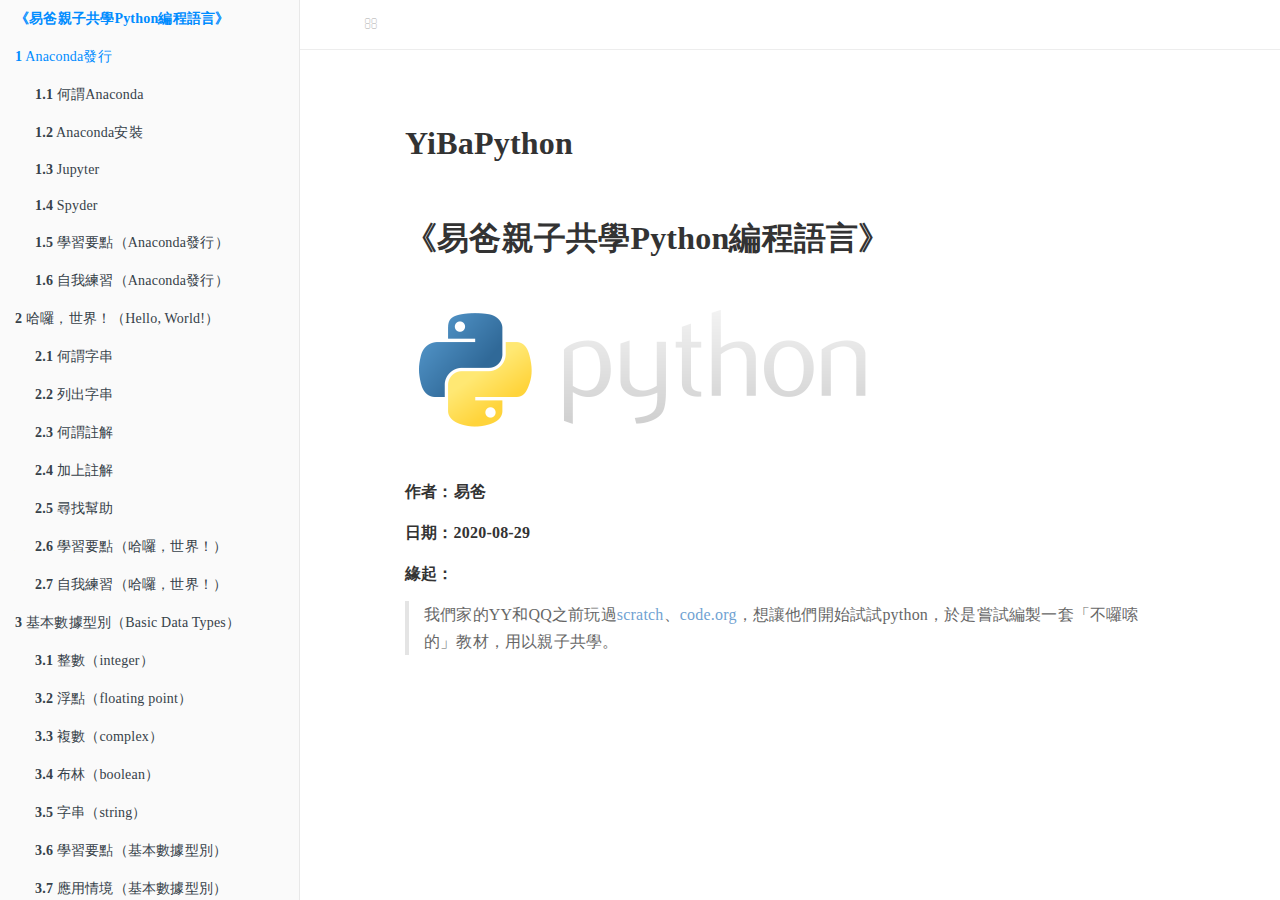
<file: docs/index.html>
<!DOCTYPE html>
<html lang="" xml:lang="">
<head>

  <meta charset="utf-8" />
  <meta http-equiv="X-UA-Compatible" content="IE=edge" />
  <title>YiBaPython</title>
  <meta name="description" content="YiBaPython" />
  <meta name="generator" content="bookdown 0.20 and GitBook 2.6.7" />

  <meta property="og:title" content="YiBaPython" />
  <meta property="og:type" content="book" />
  
  
  
  

  <meta name="twitter:card" content="summary" />
  <meta name="twitter:title" content="YiBaPython" />
  
  
  




  <meta name="viewport" content="width=device-width, initial-scale=1" />
  <meta name="apple-mobile-web-app-capable" content="yes" />
  <meta name="apple-mobile-web-app-status-bar-style" content="black" />
  
  

<link rel="next" href="anaconda發行.html"/>
<script src="libs/jquery-2.2.3/jquery.min.js"></script>
<link href="libs/gitbook-2.6.7/css/style.css" rel="stylesheet" />
<link href="libs/gitbook-2.6.7/css/plugin-table.css" rel="stylesheet" />
<link href="libs/gitbook-2.6.7/css/plugin-bookdown.css" rel="stylesheet" />
<link href="libs/gitbook-2.6.7/css/plugin-highlight.css" rel="stylesheet" />
<link href="libs/gitbook-2.6.7/css/plugin-search.css" rel="stylesheet" />
<link href="libs/gitbook-2.6.7/css/plugin-fontsettings.css" rel="stylesheet" />
<link href="libs/gitbook-2.6.7/css/plugin-clipboard.css" rel="stylesheet" />









<script src="libs/accessible-code-block-0.0.1/empty-anchor.js"></script>


<style type="text/css">
code.sourceCode > span { display: inline-block; line-height: 1.25; }
code.sourceCode > span { color: inherit; text-decoration: inherit; }
code.sourceCode > span:empty { height: 1.2em; }
.sourceCode { overflow: visible; }
code.sourceCode { white-space: pre; position: relative; }
pre.sourceCode { margin: 0; }
@media screen {
div.sourceCode { overflow: auto; }
}
@media print {
code.sourceCode { white-space: pre-wrap; }
code.sourceCode > span { text-indent: -5em; padding-left: 5em; }
}
pre.numberSource code
  { counter-reset: source-line 0; }
pre.numberSource code > span
  { position: relative; left: -4em; counter-increment: source-line; }
pre.numberSource code > span > a:first-child::before
  { content: counter(source-line);
    position: relative; left: -1em; text-align: right; vertical-align: baseline;
    border: none; display: inline-block;
    -webkit-touch-callout: none; -webkit-user-select: none;
    -khtml-user-select: none; -moz-user-select: none;
    -ms-user-select: none; user-select: none;
    padding: 0 4px; width: 4em;
    color: #aaaaaa;
  }
pre.numberSource { margin-left: 3em; border-left: 1px solid #aaaaaa;  padding-left: 4px; }
div.sourceCode
  {   }
@media screen {
code.sourceCode > span > a:first-child::before { text-decoration: underline; }
}
code span.al { color: #ff0000; font-weight: bold; } /* Alert */
code span.an { color: #60a0b0; font-weight: bold; font-style: italic; } /* Annotation */
code span.at { color: #7d9029; } /* Attribute */
code span.bn { color: #40a070; } /* BaseN */
code span.bu { } /* BuiltIn */
code span.cf { color: #007020; font-weight: bold; } /* ControlFlow */
code span.ch { color: #4070a0; } /* Char */
code span.cn { color: #880000; } /* Constant */
code span.co { color: #60a0b0; font-style: italic; } /* Comment */
code span.cv { color: #60a0b0; font-weight: bold; font-style: italic; } /* CommentVar */
code span.do { color: #ba2121; font-style: italic; } /* Documentation */
code span.dt { color: #902000; } /* DataType */
code span.dv { color: #40a070; } /* DecVal */
code span.er { color: #ff0000; font-weight: bold; } /* Error */
code span.ex { } /* Extension */
code span.fl { color: #40a070; } /* Float */
code span.fu { color: #06287e; } /* Function */
code span.im { } /* Import */
code span.in { color: #60a0b0; font-weight: bold; font-style: italic; } /* Information */
code span.kw { color: #007020; font-weight: bold; } /* Keyword */
code span.op { color: #666666; } /* Operator */
code span.ot { color: #007020; } /* Other */
code span.pp { color: #bc7a00; } /* Preprocessor */
code span.sc { color: #4070a0; } /* SpecialChar */
code span.ss { color: #bb6688; } /* SpecialString */
code span.st { color: #4070a0; } /* String */
code span.va { color: #19177c; } /* Variable */
code span.vs { color: #4070a0; } /* VerbatimString */
code span.wa { color: #60a0b0; font-weight: bold; font-style: italic; } /* Warning */
</style>

<link rel="stylesheet" href="css\JhengHei.css" type="text/css" />
</head>

<body>



  <div class="book without-animation with-summary font-size-2 font-family-1" data-basepath=".">

    <div class="book-summary">
      <nav role="navigation">

<ul class="summary">
<li><a href="index.html#易爸親子共學python編程語言"><strong>《易爸親子共學Python編程語言》</strong></a></li>
<li class="chapter" data-level="1" data-path="anaconda發行.html"><a href="anaconda發行.html"><i class="fa fa-check"></i><b>1</b> Anaconda發行</a><ul>
<li class="chapter" data-level="1.1" data-path="anaconda發行.html"><a href="anaconda發行.html#何謂anaconda"><i class="fa fa-check"></i><b>1.1</b> 何謂Anaconda</a></li>
<li class="chapter" data-level="1.2" data-path="anaconda發行.html"><a href="anaconda發行.html#anaconda安裝"><i class="fa fa-check"></i><b>1.2</b> Anaconda安裝</a></li>
<li class="chapter" data-level="1.3" data-path="anaconda發行.html"><a href="anaconda發行.html#jupyter"><i class="fa fa-check"></i><b>1.3</b> Jupyter</a><ul>
<li class="chapter" data-level="1.3.1" data-path="anaconda發行.html"><a href="anaconda發行.html#何謂jupyter"><i class="fa fa-check"></i><b>1.3.1</b> 何謂Jupyter</a></li>
<li class="chapter" data-level="1.3.2" data-path="anaconda發行.html"><a href="anaconda發行.html#開啟jupyter"><i class="fa fa-check"></i><b>1.3.2</b> 開啟Jupyter</a></li>
<li class="chapter" data-level="1.3.3" data-path="anaconda發行.html"><a href="anaconda發行.html#jupyter教學"><i class="fa fa-check"></i><b>1.3.3</b> Jupyter教學</a></li>
</ul></li>
<li class="chapter" data-level="1.4" data-path="anaconda發行.html"><a href="anaconda發行.html#spyder"><i class="fa fa-check"></i><b>1.4</b> Spyder</a><ul>
<li class="chapter" data-level="1.4.1" data-path="anaconda發行.html"><a href="anaconda發行.html#何謂spyder"><i class="fa fa-check"></i><b>1.4.1</b> 何謂Spyder</a></li>
<li class="chapter" data-level="1.4.2" data-path="anaconda發行.html"><a href="anaconda發行.html#開啟spyder"><i class="fa fa-check"></i><b>1.4.2</b> 開啟Spyder</a></li>
<li class="chapter" data-level="1.4.3" data-path="anaconda發行.html"><a href="anaconda發行.html#spyder教學"><i class="fa fa-check"></i><b>1.4.3</b> Spyder教學</a></li>
</ul></li>
<li class="chapter" data-level="1.5" data-path="anaconda發行.html"><a href="anaconda發行.html#學習要點anaconda發行"><i class="fa fa-check"></i><b>1.5</b> 學習要點（Anaconda發行）</a></li>
<li class="chapter" data-level="1.6" data-path="anaconda發行.html"><a href="anaconda發行.html#自我練習anaconda發行"><i class="fa fa-check"></i><b>1.6</b> 自我練習（Anaconda發行）</a></li>
</ul></li>
<li class="chapter" data-level="2" data-path="哈囉世界hello-world.html"><a href="哈囉世界hello-world.html"><i class="fa fa-check"></i><b>2</b> 哈囉，世界！（Hello, World!）</a><ul>
<li class="chapter" data-level="2.1" data-path="哈囉世界hello-world.html"><a href="哈囉世界hello-world.html#何謂字串"><i class="fa fa-check"></i><b>2.1</b> 何謂字串</a></li>
<li class="chapter" data-level="2.2" data-path="哈囉世界hello-world.html"><a href="哈囉世界hello-world.html#列出字串"><i class="fa fa-check"></i><b>2.2</b> 列出字串</a></li>
<li class="chapter" data-level="2.3" data-path="哈囉世界hello-world.html"><a href="哈囉世界hello-world.html#何謂註解"><i class="fa fa-check"></i><b>2.3</b> 何謂註解</a></li>
<li class="chapter" data-level="2.4" data-path="哈囉世界hello-world.html"><a href="哈囉世界hello-world.html#加上註解"><i class="fa fa-check"></i><b>2.4</b> 加上註解</a></li>
<li class="chapter" data-level="2.5" data-path="哈囉世界hello-world.html"><a href="哈囉世界hello-world.html#尋找幫助"><i class="fa fa-check"></i><b>2.5</b> 尋找幫助</a></li>
<li class="chapter" data-level="2.6" data-path="哈囉世界hello-world.html"><a href="哈囉世界hello-world.html#學習要點哈囉世界"><i class="fa fa-check"></i><b>2.6</b> 學習要點（哈囉，世界！）</a></li>
<li class="chapter" data-level="2.7" data-path="哈囉世界hello-world.html"><a href="哈囉世界hello-world.html#自我練習哈囉世界"><i class="fa fa-check"></i><b>2.7</b> 自我練習（哈囉，世界！）</a></li>
</ul></li>
<li class="chapter" data-level="3" data-path="基本數據型別basic-data-types.html"><a href="基本數據型別basic-data-types.html"><i class="fa fa-check"></i><b>3</b> 基本數據型別（Basic Data Types）</a><ul>
<li class="chapter" data-level="3.1" data-path="基本數據型別basic-data-types.html"><a href="基本數據型別basic-data-types.html#整數integer"><i class="fa fa-check"></i><b>3.1</b> 整數（integer）</a><ul>
<li class="chapter" data-level="3.1.1" data-path="基本數據型別basic-data-types.html"><a href="基本數據型別basic-data-types.html#列出整數"><i class="fa fa-check"></i><b>3.1.1</b> 列出整數</a></li>
<li class="chapter" data-level="3.1.2" data-path="基本數據型別basic-data-types.html"><a href="基本數據型別basic-data-types.html#何謂數據型別"><i class="fa fa-check"></i><b>3.1.2</b> 何謂數據型別</a></li>
<li class="chapter" data-level="3.1.3" data-path="基本數據型別basic-data-types.html"><a href="基本數據型別basic-data-types.html#算術運算子arithmetic-operator"><i class="fa fa-check"></i><b>3.1.3</b> 算術運算子（arithmetic operator）</a></li>
<li class="chapter" data-level="3.1.4" data-path="基本數據型別basic-data-types.html"><a href="基本數據型別basic-data-types.html#整數運算"><i class="fa fa-check"></i><b>3.1.4</b> 整數運算</a></li>
<li class="chapter" data-level="3.1.5" data-path="基本數據型別basic-data-types.html"><a href="基本數據型別basic-data-types.html#自我練習整數算數運算"><i class="fa fa-check"></i><b>3.1.5</b> 自我練習（整數算數運算）</a></li>
</ul></li>
<li class="chapter" data-level="3.2" data-path="基本數據型別basic-data-types.html"><a href="基本數據型別basic-data-types.html#浮點floating-point"><i class="fa fa-check"></i><b>3.2</b> 浮點（floating point）</a><ul>
<li class="chapter" data-level="3.2.1" data-path="基本數據型別basic-data-types.html"><a href="基本數據型別basic-data-types.html#浮點運算"><i class="fa fa-check"></i><b>3.2.1</b> 浮點運算</a></li>
<li class="chapter" data-level="3.2.2" data-path="基本數據型別basic-data-types.html"><a href="基本數據型別basic-data-types.html#型別轉換整數浮點"><i class="fa fa-check"></i><b>3.2.2</b> 型別轉換（整數、浮點）</a></li>
<li class="chapter" data-level="3.2.3" data-path="基本數據型別basic-data-types.html"><a href="基本數據型別basic-data-types.html#自我練習整數浮點算數運算型別轉換"><i class="fa fa-check"></i><b>3.2.3</b> 自我練習（整數浮點算數運算、型別轉換）</a></li>
</ul></li>
<li class="chapter" data-level="3.3" data-path="基本數據型別basic-data-types.html"><a href="基本數據型別basic-data-types.html#複數complex"><i class="fa fa-check"></i><b>3.3</b> 複數（complex）</a></li>
<li class="chapter" data-level="3.4" data-path="基本數據型別basic-data-types.html"><a href="基本數據型別basic-data-types.html#布林boolean"><i class="fa fa-check"></i><b>3.4</b> 布林（boolean）</a><ul>
<li class="chapter" data-level="3.4.1" data-path="基本數據型別basic-data-types.html"><a href="基本數據型別basic-data-types.html#比較運算子comparison-operator"><i class="fa fa-check"></i><b>3.4.1</b> 比較運算子（comparison operator）</a></li>
<li class="chapter" data-level="3.4.2" data-path="基本數據型別basic-data-types.html"><a href="基本數據型別basic-data-types.html#邏輯運算子logical-operator"><i class="fa fa-check"></i><b>3.4.2</b> 邏輯運算子（logical operator）</a></li>
<li class="chapter" data-level="3.4.3" data-path="基本數據型別basic-data-types.html"><a href="基本數據型別basic-data-types.html#運算先後順序"><i class="fa fa-check"></i><b>3.4.3</b> 運算先後順序</a></li>
<li class="chapter" data-level="3.4.4" data-path="基本數據型別basic-data-types.html"><a href="基本數據型別basic-data-types.html#型別轉換布林整數浮點"><i class="fa fa-check"></i><b>3.4.4</b> 型別轉換（布林、整數、浮點）</a></li>
<li class="chapter" data-level="3.4.5" data-path="基本數據型別basic-data-types.html"><a href="基本數據型別basic-data-types.html#自我練習比較運算邏輯運算型別轉換"><i class="fa fa-check"></i><b>3.4.5</b> 自我練習（比較運算、邏輯運算、型別轉換）</a></li>
</ul></li>
<li class="chapter" data-level="3.5" data-path="基本數據型別basic-data-types.html"><a href="基本數據型別basic-data-types.html#字串string"><i class="fa fa-check"></i><b>3.5</b> 字串（string）</a><ul>
<li class="chapter" data-level="3.5.1" data-path="基本數據型別basic-data-types.html"><a href="基本數據型別basic-data-types.html#字串運算"><i class="fa fa-check"></i><b>3.5.1</b> 字串運算</a></li>
<li class="chapter" data-level="3.5.2" data-path="基本數據型別basic-data-types.html"><a href="基本數據型別basic-data-types.html#型別轉換字串整數浮點"><i class="fa fa-check"></i><b>3.5.2</b> 型別轉換（字串、整數、浮點）</a></li>
<li class="chapter" data-level="3.5.3" data-path="基本數據型別basic-data-types.html"><a href="基本數據型別basic-data-types.html#自我練習混合四種型別三種運算四種型別轉換調整運算執行順序"><i class="fa fa-check"></i><b>3.5.3</b> 自我練習（混合四種型別三種運算、四種型別轉換、調整運算執行順序）</a></li>
<li class="chapter" data-level="3.5.4" data-path="基本數據型別basic-data-types.html"><a href="基本數據型別basic-data-types.html#字串方法"><i class="fa fa-check"></i><b>3.5.4</b> 字串方法</a></li>
<li class="chapter" data-level="3.5.5" data-path="基本數據型別basic-data-types.html"><a href="基本數據型別basic-data-types.html#自我練習字串方法"><i class="fa fa-check"></i><b>3.5.5</b> 自我練習（字串方法）</a></li>
</ul></li>
<li class="chapter" data-level="3.6" data-path="基本數據型別basic-data-types.html"><a href="基本數據型別basic-data-types.html#學習要點基本數據型別"><i class="fa fa-check"></i><b>3.6</b> 學習要點（基本數據型別）</a></li>
<li class="chapter" data-level="3.7" data-path="基本數據型別basic-data-types.html"><a href="基本數據型別basic-data-types.html#應用情境基本數據型別"><i class="fa fa-check"></i><b>3.7</b> 應用情境（基本數據型別）</a></li>
<li class="chapter" data-level="3.8" data-path="基本數據型別basic-data-types.html"><a href="基本數據型別basic-data-types.html#尋找幫助基本數據型別"><i class="fa fa-check"></i><b>3.8</b> 尋找幫助（基本數據型別）</a></li>
</ul></li>
<li class="chapter" data-level="4" data-path="變項variables.html"><a href="變項variables.html"><i class="fa fa-check"></i><b>4</b> 變項（Variables）</a><ul>
<li class="chapter" data-level="4.1" data-path="變項variables.html"><a href="變項variables.html#何謂變項"><i class="fa fa-check"></i><b>4.1</b> 何謂變項</a></li>
<li class="chapter" data-level="4.2" data-path="變項variables.html"><a href="變項variables.html#為何要用變項"><i class="fa fa-check"></i><b>4.2</b> 為何要用變項</a></li>
<li class="chapter" data-level="4.3" data-path="變項variables.html"><a href="變項variables.html#指派注意事項"><i class="fa fa-check"></i><b>4.3</b> 指派注意事項</a></li>
<li class="chapter" data-level="4.4" data-path="變項variables.html"><a href="變項variables.html#變項命名規則"><i class="fa fa-check"></i><b>4.4</b> 變項命名規則</a></li>
<li class="chapter" data-level="4.5" data-path="變項variables.html"><a href="變項variables.html#學習要點變項"><i class="fa fa-check"></i><b>4.5</b> 學習要點（變項）</a></li>
<li class="chapter" data-level="4.6" data-path="變項variables.html"><a href="變項variables.html#自我練習變項"><i class="fa fa-check"></i><b>4.6</b> 自我練習（變項）</a></li>
</ul></li>
<li class="chapter" data-level="5" data-path="基本彙集型別basic-collection-types.html"><a href="基本彙集型別basic-collection-types.html"><i class="fa fa-check"></i><b>5</b> 基本彙集型別（Basic Collection Types）</a><ul>
<li class="chapter" data-level="5.1" data-path="基本彙集型別basic-collection-types.html"><a href="基本彙集型別basic-collection-types.html#元組tuple"><i class="fa fa-check"></i><b>5.1</b> 元組（tuple）</a><ul>
<li class="chapter" data-level="5.1.1" data-path="基本彙集型別basic-collection-types.html"><a href="基本彙集型別basic-collection-types.html#元組建構"><i class="fa fa-check"></i><b>5.1.1</b> 元組建構</a></li>
<li class="chapter" data-level="5.1.2" data-path="基本彙集型別basic-collection-types.html"><a href="基本彙集型別basic-collection-types.html#元組索引"><i class="fa fa-check"></i><b>5.1.2</b> 元組索引</a><ul>
<li class="chapter" data-level="5.1.2.1" data-path="基本彙集型別basic-collection-types.html"><a href="基本彙集型別basic-collection-types.html#零基索引zero-based-indexing"><i class="fa fa-check"></i><b>5.1.2.1</b> 零基索引（zero-based indexing）</a></li>
<li class="chapter" data-level="5.1.2.2" data-path="基本彙集型別basic-collection-types.html"><a href="基本彙集型別basic-collection-types.html#負值索引"><i class="fa fa-check"></i><b>5.1.2.2</b> 負值索引</a></li>
<li class="chapter" data-level="5.1.2.3" data-path="基本彙集型別basic-collection-types.html"><a href="基本彙集型別basic-collection-types.html#範圍索引"><i class="fa fa-check"></i><b>5.1.2.3</b> 範圍索引</a></li>
</ul></li>
<li class="chapter" data-level="5.1.3" data-path="基本彙集型別basic-collection-types.html"><a href="基本彙集型別basic-collection-types.html#元組算術運算"><i class="fa fa-check"></i><b>5.1.3</b> 元組算術運算</a></li>
<li class="chapter" data-level="5.1.4" data-path="基本彙集型別basic-collection-types.html"><a href="基本彙集型別basic-collection-types.html#元組常用函式"><i class="fa fa-check"></i><b>5.1.4</b> 元組常用函式</a></li>
<li class="chapter" data-level="5.1.5" data-path="基本彙集型別basic-collection-types.html"><a href="基本彙集型別basic-collection-types.html#元組常用方法"><i class="fa fa-check"></i><b>5.1.5</b> 元組常用方法</a></li>
<li class="chapter" data-level="5.1.6" data-path="基本彙集型別basic-collection-types.html"><a href="基本彙集型別basic-collection-types.html#自我練習元組"><i class="fa fa-check"></i><b>5.1.6</b> 自我練習（元組）</a></li>
</ul></li>
<li class="chapter" data-level="5.2" data-path="基本彙集型別basic-collection-types.html"><a href="基本彙集型別basic-collection-types.html#串列list"><i class="fa fa-check"></i><b>5.2</b> 串列（list）</a><ul>
<li class="chapter" data-level="5.2.1" data-path="基本彙集型別basic-collection-types.html"><a href="基本彙集型別basic-collection-types.html#串列建構"><i class="fa fa-check"></i><b>5.2.1</b> 串列建構</a></li>
<li class="chapter" data-level="5.2.2" data-path="基本彙集型別basic-collection-types.html"><a href="基本彙集型別basic-collection-types.html#串列索引"><i class="fa fa-check"></i><b>5.2.2</b> 串列索引</a></li>
<li class="chapter" data-level="5.2.3" data-path="基本彙集型別basic-collection-types.html"><a href="基本彙集型別basic-collection-types.html#串列算術運算常用函式常用方法"><i class="fa fa-check"></i><b>5.2.3</b> 串列算術運算、常用函式、常用方法</a></li>
<li class="chapter" data-level="5.2.4" data-path="基本彙集型別basic-collection-types.html"><a href="基本彙集型別basic-collection-types.html#物件可變與否"><i class="fa fa-check"></i><b>5.2.4</b> 物件可變與否</a></li>
<li class="chapter" data-level="5.2.5" data-path="基本彙集型別basic-collection-types.html"><a href="基本彙集型別basic-collection-types.html#串列可用方法"><i class="fa fa-check"></i><b>5.2.5</b> 串列可用方法</a></li>
<li class="chapter" data-level="5.2.6" data-path="基本彙集型別basic-collection-types.html"><a href="基本彙集型別basic-collection-types.html#學習要點可索引的物件"><i class="fa fa-check"></i><b>5.2.6</b> 學習要點（可索引的物件）</a></li>
<li class="chapter" data-level="5.2.7" data-path="基本彙集型別basic-collection-types.html"><a href="基本彙集型別basic-collection-types.html#自我練習串列"><i class="fa fa-check"></i><b>5.2.7</b> 自我練習（串列）</a></li>
</ul></li>
<li class="chapter" data-level="5.3" data-path="基本彙集型別basic-collection-types.html"><a href="基本彙集型別basic-collection-types.html#集合set"><i class="fa fa-check"></i><b>5.3</b> 集合（set）</a><ul>
<li class="chapter" data-level="5.3.1" data-path="基本彙集型別basic-collection-types.html"><a href="基本彙集型別basic-collection-types.html#集合建構"><i class="fa fa-check"></i><b>5.3.1</b> 集合建構</a></li>
<li class="chapter" data-level="5.3.2" data-path="基本彙集型別basic-collection-types.html"><a href="基本彙集型別basic-collection-types.html#集合方法"><i class="fa fa-check"></i><b>5.3.2</b> 集合方法</a></li>
<li class="chapter" data-level="5.3.3" data-path="基本彙集型別basic-collection-types.html"><a href="基本彙集型別basic-collection-types.html#自我練習集合"><i class="fa fa-check"></i><b>5.3.3</b> 自我練習（集合）</a></li>
</ul></li>
<li class="chapter" data-level="5.4" data-path="基本彙集型別basic-collection-types.html"><a href="基本彙集型別basic-collection-types.html#字典dictionary"><i class="fa fa-check"></i><b>5.4</b> 字典（dictionary）</a><ul>
<li class="chapter" data-level="5.4.1" data-path="基本彙集型別basic-collection-types.html"><a href="基本彙集型別basic-collection-types.html#字典建構"><i class="fa fa-check"></i><b>5.4.1</b> 字典建構</a></li>
<li class="chapter" data-level="5.4.2" data-path="基本彙集型別basic-collection-types.html"><a href="基本彙集型別basic-collection-types.html#字典索引"><i class="fa fa-check"></i><b>5.4.2</b> 字典索引</a></li>
<li class="chapter" data-level="5.4.3" data-path="基本彙集型別basic-collection-types.html"><a href="基本彙集型別basic-collection-types.html#字典方法"><i class="fa fa-check"></i><b>5.4.3</b> 字典方法</a></li>
<li class="chapter" data-level="5.4.4" data-path="基本彙集型別basic-collection-types.html"><a href="基本彙集型別basic-collection-types.html#學習要點型別索引有序可變"><i class="fa fa-check"></i><b>5.4.4</b> 學習要點（型別、索引、有序、可變）</a></li>
<li class="chapter" data-level="5.4.5" data-path="基本彙集型別basic-collection-types.html"><a href="基本彙集型別basic-collection-types.html#自我練習字典"><i class="fa fa-check"></i><b>5.4.5</b> 自我練習（字典）</a></li>
</ul></li>
<li class="chapter" data-level="5.5" data-path="基本彙集型別basic-collection-types.html"><a href="基本彙集型別basic-collection-types.html#巢式彙集nested-collection"><i class="fa fa-check"></i><b>5.5</b> 巢式彙集（nested collection）</a><ul>
<li class="chapter" data-level="5.5.1" data-path="基本彙集型別basic-collection-types.html"><a href="基本彙集型別basic-collection-types.html#巢式彙集建構"><i class="fa fa-check"></i><b>5.5.1</b> 巢式彙集建構</a></li>
<li class="chapter" data-level="5.5.2" data-path="基本彙集型別basic-collection-types.html"><a href="基本彙集型別basic-collection-types.html#自我練習巢式彙集"><i class="fa fa-check"></i><b>5.5.2</b> 自我練習（巢式彙集）</a></li>
</ul></li>
</ul></li>
<li class="chapter" data-level="6" data-path="序列型別sequence-types.html"><a href="序列型別sequence-types.html"><i class="fa fa-check"></i><b>6</b> 序列型別（Sequence Types）</a><ul>
<li class="chapter" data-level="6.1" data-path="序列型別sequence-types.html"><a href="序列型別sequence-types.html#範圍range"><i class="fa fa-check"></i><b>6.1</b> 範圍（range）</a><ul>
<li class="chapter" data-level="6.1.1" data-path="序列型別sequence-types.html"><a href="序列型別sequence-types.html#範圍建構"><i class="fa fa-check"></i><b>6.1.1</b> 範圍建構</a></li>
<li class="chapter" data-level="6.1.2" data-path="序列型別sequence-types.html"><a href="序列型別sequence-types.html#範圍用途"><i class="fa fa-check"></i><b>6.1.2</b> 範圍用途</a></li>
</ul></li>
<li class="chapter" data-level="6.2" data-path="序列型別sequence-types.html"><a href="序列型別sequence-types.html#字串string-sequence"><i class="fa fa-check"></i><b>6.2</b> 字串（string, sequence）</a><ul>
<li class="chapter" data-level="6.2.1" data-path="序列型別sequence-types.html"><a href="序列型別sequence-types.html#字串格式"><i class="fa fa-check"></i><b>6.2.1</b> 字串格式</a></li>
<li class="chapter" data-level="6.2.2" data-path="序列型別sequence-types.html"><a href="序列型別sequence-types.html#字串輸入"><i class="fa fa-check"></i><b>6.2.2</b> 字串輸入</a></li>
<li class="chapter" data-level="6.2.3" data-path="序列型別sequence-types.html"><a href="序列型別sequence-types.html#字串的分拆和結合"><i class="fa fa-check"></i><b>6.2.3</b> 字串的分拆和結合</a></li>
</ul></li>
<li class="chapter" data-level="6.3" data-path="序列型別sequence-types.html"><a href="序列型別sequence-types.html#查找變項型別及其方法"><i class="fa fa-check"></i><b>6.3</b> 查找變項型別及其方法</a></li>
<li class="chapter" data-level="6.4" data-path="序列型別sequence-types.html"><a href="序列型別sequence-types.html#學習要點序列型別"><i class="fa fa-check"></i><b>6.4</b> 學習要點（序列型別）</a></li>
<li class="chapter" data-level="6.5" data-path="序列型別sequence-types.html"><a href="序列型別sequence-types.html#自我練習序列型別"><i class="fa fa-check"></i><b>6.5</b> 自我練習（序列型別）</a></li>
</ul></li>
<li class="chapter" data-level="7" data-path="條件陳述conditional-statements.html"><a href="條件陳述conditional-statements.html"><i class="fa fa-check"></i><b>7</b> 條件陳述（Conditional Statements）</a><ul>
<li class="chapter" data-level="7.1" data-path="條件陳述conditional-statements.html"><a href="條件陳述conditional-statements.html#何謂條件"><i class="fa fa-check"></i><b>7.1</b> 何謂條件</a></li>
<li class="chapter" data-level="7.2" data-path="條件陳述conditional-statements.html"><a href="條件陳述conditional-statements.html#if相關陳述"><i class="fa fa-check"></i><b>7.2</b> if相關陳述</a><ul>
<li class="chapter" data-level="7.2.1" data-path="條件陳述conditional-statements.html"><a href="條件陳述conditional-statements.html#if-陳述"><i class="fa fa-check"></i><b>7.2.1</b> if… 陳述</a></li>
<li class="chapter" data-level="7.2.2" data-path="條件陳述conditional-statements.html"><a href="條件陳述conditional-statements.html#if-else-陳述"><i class="fa fa-check"></i><b>7.2.2</b> if… else… 陳述</a></li>
<li class="chapter" data-level="7.2.3" data-path="條件陳述conditional-statements.html"><a href="條件陳述conditional-statements.html#if-elif-else-陳述"><i class="fa fa-check"></i><b>7.2.3</b> if… elif… else… 陳述</a></li>
</ul></li>
<li class="chapter" data-level="7.3" data-path="條件陳述conditional-statements.html"><a href="條件陳述conditional-statements.html#學習要點條件陳述"><i class="fa fa-check"></i><b>7.3</b> 學習要點（條件陳述）</a></li>
<li class="chapter" data-level="7.4" data-path="條件陳述conditional-statements.html"><a href="條件陳述conditional-statements.html#應用情境條件陳述"><i class="fa fa-check"></i><b>7.4</b> 應用情境（條件陳述）</a></li>
</ul></li>
<li class="chapter" data-level="8" data-path="迴圈loops.html"><a href="迴圈loops.html"><i class="fa fa-check"></i><b>8</b> 迴圈（Loops）</a><ul>
<li class="chapter" data-level="8.1" data-path="迴圈loops.html"><a href="迴圈loops.html#何謂迴圈"><i class="fa fa-check"></i><b>8.1</b> 何謂迴圈</a></li>
<li class="chapter" data-level="8.2" data-path="迴圈loops.html"><a href="迴圈loops.html#for迴圈"><i class="fa fa-check"></i><b>8.2</b> for迴圈</a><ul>
<li class="chapter" data-level="8.2.1" data-path="迴圈loops.html"><a href="迴圈loops.html#for-陳述"><i class="fa fa-check"></i><b>8.2.1</b> for… 陳述</a></li>
<li class="chapter" data-level="8.2.2" data-path="迴圈loops.html"><a href="迴圈loops.html#for-if-break-陳述"><i class="fa fa-check"></i><b>8.2.2</b> for… if… break 陳述</a></li>
<li class="chapter" data-level="8.2.3" data-path="迴圈loops.html"><a href="迴圈loops.html#for-if-continue-陳述"><i class="fa fa-check"></i><b>8.2.3</b> for… if… continue 陳述</a></li>
</ul></li>
<li class="chapter" data-level="8.3" data-path="迴圈loops.html"><a href="迴圈loops.html#while迴圈"><i class="fa fa-check"></i><b>8.3</b> while迴圈</a><ul>
<li class="chapter" data-level="8.3.1" data-path="迴圈loops.html"><a href="迴圈loops.html#while-陳述"><i class="fa fa-check"></i><b>8.3.1</b> while… 陳述</a></li>
<li class="chapter" data-level="8.3.2" data-path="迴圈loops.html"><a href="迴圈loops.html#while-if-break-陳述"><i class="fa fa-check"></i><b>8.3.2</b> while… if… break 陳述</a></li>
<li class="chapter" data-level="8.3.3" data-path="迴圈loops.html"><a href="迴圈loops.html#while-if-continue-陳述"><i class="fa fa-check"></i><b>8.3.3</b> while… if… continue 陳述</a></li>
</ul></li>
<li class="chapter" data-level="8.4" data-path="迴圈loops.html"><a href="迴圈loops.html#應用情境迴圈"><i class="fa fa-check"></i><b>8.4</b> 應用情境（迴圈）</a></li>
<li class="chapter" data-level="8.5" data-path="迴圈loops.html"><a href="迴圈loops.html#推衍comprehension"><i class="fa fa-check"></i><b>8.5</b> 推衍（comprehension）</a><ul>
<li class="chapter" data-level="8.5.1" data-path="迴圈loops.html"><a href="迴圈loops.html#串列推衍list-comprehension"><i class="fa fa-check"></i><b>8.5.1</b> 串列推衍（list comprehension）</a></li>
<li class="chapter" data-level="8.5.2" data-path="迴圈loops.html"><a href="迴圈loops.html#字典推衍dictionary-comprehension"><i class="fa fa-check"></i><b>8.5.2</b> 字典推衍（dictionary comprehension）</a></li>
</ul></li>
<li class="chapter" data-level="8.6" data-path="迴圈loops.html"><a href="迴圈loops.html#學習要點"><i class="fa fa-check"></i><b>8.6</b> 學習要點</a></li>
</ul></li>
<li class="chapter" data-level="9" data-path="函式functions.html"><a href="函式functions.html"><i class="fa fa-check"></i><b>9</b> 函式（Functions）</a><ul>
<li class="chapter" data-level="9.1" data-path="函式functions.html"><a href="函式functions.html#何謂函式"><i class="fa fa-check"></i><b>9.1</b> 何謂函式</a></li>
<li class="chapter" data-level="9.2" data-path="函式functions.html"><a href="函式functions.html#為何需要函式"><i class="fa fa-check"></i><b>9.2</b> 為何需要函式</a></li>
<li class="chapter" data-level="9.3" data-path="函式functions.html"><a href="函式functions.html#函式建構"><i class="fa fa-check"></i><b>9.3</b> 函式建構</a><ul>
<li class="chapter" data-level="9.3.1" data-path="函式functions.html"><a href="函式functions.html#無輸入值"><i class="fa fa-check"></i><b>9.3.1</b> 無輸入值</a></li>
<li class="chapter" data-level="9.3.2" data-path="函式functions.html"><a href="函式functions.html#有輸入值但無輸入預設值"><i class="fa fa-check"></i><b>9.3.2</b> 有輸入值，但無輸入預設值</a></li>
<li class="chapter" data-level="9.3.3" data-path="函式functions.html"><a href="函式functions.html#有輸入值也有輸入預設值"><i class="fa fa-check"></i><b>9.3.3</b> 有輸入值，也有輸入預設值</a></li>
</ul></li>
<li class="chapter" data-level="9.4" data-path="函式functions.html"><a href="函式functions.html#函式建構範例"><i class="fa fa-check"></i><b>9.4</b> 函式建構範例</a></li>
</ul></li>
<li class="chapter" data-level="10" data-path="模組modules.html"><a href="模組modules.html"><i class="fa fa-check"></i><b>10</b> 模組（Modules）</a><ul>
<li class="chapter" data-level="10.1" data-path="模組modules.html"><a href="模組modules.html#何謂模組"><i class="fa fa-check"></i><b>10.1</b> 何謂模組</a></li>
<li class="chapter" data-level="10.2" data-path="模組modules.html"><a href="模組modules.html#模組建構"><i class="fa fa-check"></i><b>10.2</b> 模組建構</a></li>
<li class="chapter" data-level="10.3" data-path="模組modules.html"><a href="模組modules.html#模組使用"><i class="fa fa-check"></i><b>10.3</b> 模組使用</a></li>
<li class="chapter" data-level="10.4" data-path="模組modules.html"><a href="模組modules.html#學習要點模組"><i class="fa fa-check"></i><b>10.4</b> 學習要點（模組）</a></li>
<li class="chapter" data-level="10.5" data-path="模組modules.html"><a href="模組modules.html#自我練習模組"><i class="fa fa-check"></i><b>10.5</b> 自我練習（模組）</a></li>
</ul></li>
<li class="chapter" data-level="11" data-path="電子郵件emails.html"><a href="電子郵件emails.html"><i class="fa fa-check"></i><b>11</b> 電子郵件（EMails）</a><ul>
<li class="chapter" data-level="11.1" data-path="電子郵件emails.html"><a href="電子郵件emails.html#寄發郵件"><i class="fa fa-check"></i><b>11.1</b> 寄發郵件</a></li>
</ul></li>
</ul>

      </nav>
    </div>

    <div class="book-body">
      <div class="body-inner">
        <div class="book-header" role="navigation">
          <h1>
            <i class="fa fa-circle-o-notch fa-spin"></i><a href="./">YiBaPython</a>
          </h1>
        </div>

        <div class="page-wrapper" tabindex="-1" role="main">
          <div class="page-inner">

            <section class="normal" id="section-">
<div id="header">
<h1 class="title">YiBaPython</h1>
</div>
<div id="易爸親子共學python編程語言" class="section level1 unnumbered">
<h1><strong>《易爸親子共學Python編程語言》</strong></h1>
<!-- ```{r logo, message = FALSE, warning = FALSE, error = FALSE, out.width = "100%"}
knitr::include_graphics(path = "./python.png")
``` -->
<!-- ![](./python.png) -->
<p><img src="img/python.png" width="580" /></p>
<p><strong>作者：易爸</strong></p>
<p><strong>日期：2020-08-29</strong></p>
<p><strong>緣起：</strong></p>
<blockquote>
<p>我們家的YY和QQ之前玩過<a href="https://scratch.mit.edu/">scratch</a>、<a href="https://code.org/">code.org</a>，想讓他們開始試試python，於是嘗試編製一套「不囉嗦的」教材，用以親子共學。</p>
</blockquote>
<p> </p>
<p> </p>

</div>
            </section>

          </div>
        </div>
      </div>

<a href="anaconda發行.html" class="navigation navigation-next navigation-unique" aria-label="Next page"><i class="fa fa-angle-right"></i></a>
    </div>
  </div>
<script src="libs/gitbook-2.6.7/js/app.min.js"></script>
<script src="libs/gitbook-2.6.7/js/lunr.js"></script>
<script src="libs/gitbook-2.6.7/js/clipboard.min.js"></script>
<script src="libs/gitbook-2.6.7/js/plugin-search.js"></script>
<script src="libs/gitbook-2.6.7/js/plugin-sharing.js"></script>
<script src="libs/gitbook-2.6.7/js/plugin-fontsettings.js"></script>
<script src="libs/gitbook-2.6.7/js/plugin-bookdown.js"></script>
<script src="libs/gitbook-2.6.7/js/jquery.highlight.js"></script>
<script src="libs/gitbook-2.6.7/js/plugin-clipboard.js"></script>
<script>
gitbook.require(["gitbook"], function(gitbook) {
gitbook.start({
"sharing": {
"github": false,
"facebook": true,
"twitter": true,
"linkedin": false,
"weibo": false,
"instapaper": false,
"vk": false,
"all": ["facebook", "twitter", "linkedin", "weibo", "instapaper"]
},
"fontsettings": {
"theme": "white",
"family": "sans",
"size": 2
},
"edit": {
"link": null,
"text": null
},
"history": {
"link": null,
"text": null
},
"view": {
"link": null,
"text": null
},
"download": null,
"toc": {
"collapse": "subsection"
}
});
});
</script>

</body>

</html>
</file>
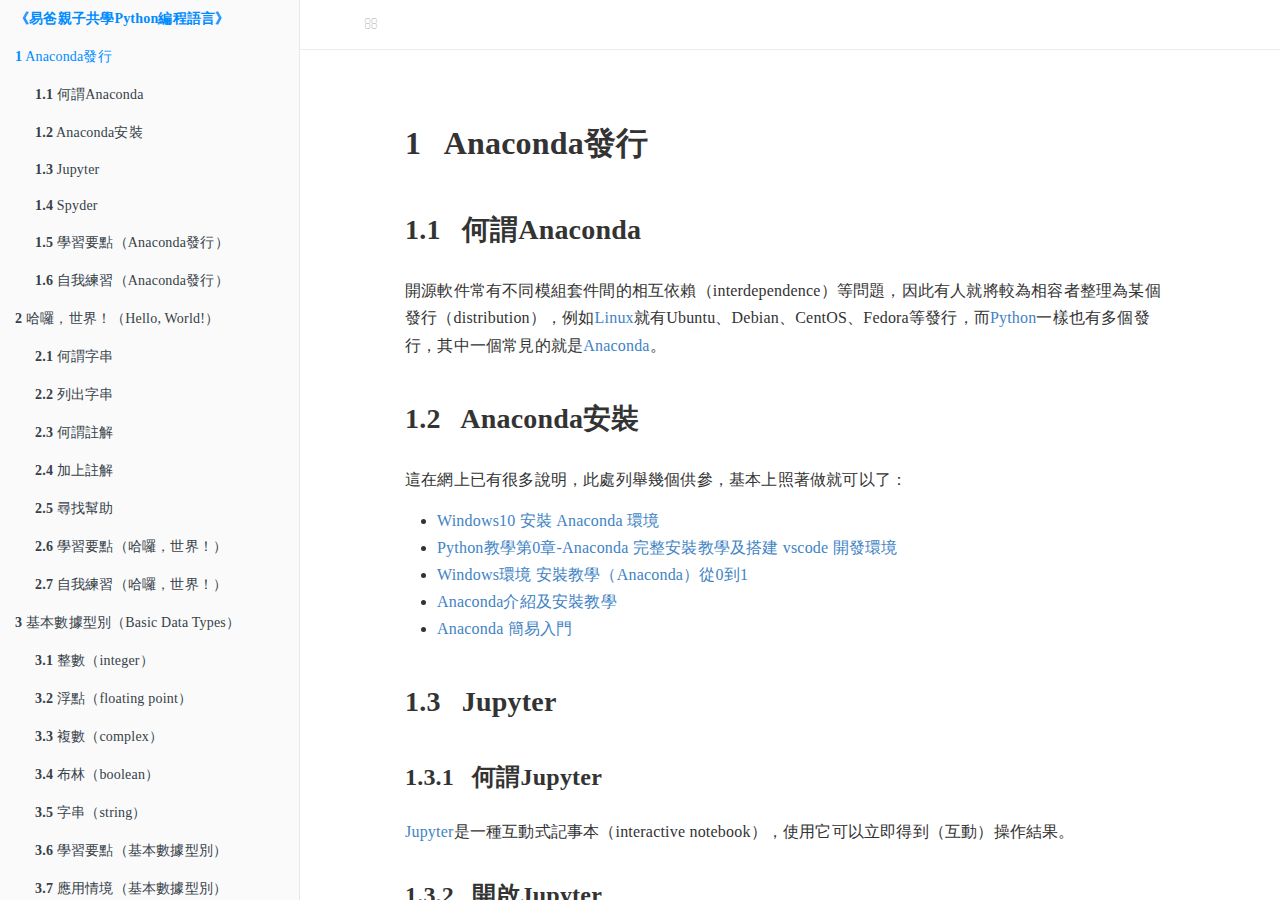
<file: docs/anaconda發行.html>
<!DOCTYPE html>
<html lang="" xml:lang="">
<head>

  <meta charset="utf-8" />
  <meta http-equiv="X-UA-Compatible" content="IE=edge" />
  <title>1 Anaconda發行 | YiBaPython</title>
  <meta name="description" content="1 Anaconda發行 | YiBaPython" />
  <meta name="generator" content="bookdown 0.20 and GitBook 2.6.7" />

  <meta property="og:title" content="1 Anaconda發行 | YiBaPython" />
  <meta property="og:type" content="book" />
  
  
  
  

  <meta name="twitter:card" content="summary" />
  <meta name="twitter:title" content="1 Anaconda發行 | YiBaPython" />
  
  
  




  <meta name="viewport" content="width=device-width, initial-scale=1" />
  <meta name="apple-mobile-web-app-capable" content="yes" />
  <meta name="apple-mobile-web-app-status-bar-style" content="black" />
  
  
<link rel="prev" href="index.html"/>
<link rel="next" href="哈囉世界hello-world.html"/>
<script src="libs/jquery-2.2.3/jquery.min.js"></script>
<link href="libs/gitbook-2.6.7/css/style.css" rel="stylesheet" />
<link href="libs/gitbook-2.6.7/css/plugin-table.css" rel="stylesheet" />
<link href="libs/gitbook-2.6.7/css/plugin-bookdown.css" rel="stylesheet" />
<link href="libs/gitbook-2.6.7/css/plugin-highlight.css" rel="stylesheet" />
<link href="libs/gitbook-2.6.7/css/plugin-search.css" rel="stylesheet" />
<link href="libs/gitbook-2.6.7/css/plugin-fontsettings.css" rel="stylesheet" />
<link href="libs/gitbook-2.6.7/css/plugin-clipboard.css" rel="stylesheet" />









<script src="libs/accessible-code-block-0.0.1/empty-anchor.js"></script>


<style type="text/css">
code.sourceCode > span { display: inline-block; line-height: 1.25; }
code.sourceCode > span { color: inherit; text-decoration: inherit; }
code.sourceCode > span:empty { height: 1.2em; }
.sourceCode { overflow: visible; }
code.sourceCode { white-space: pre; position: relative; }
pre.sourceCode { margin: 0; }
@media screen {
div.sourceCode { overflow: auto; }
}
@media print {
code.sourceCode { white-space: pre-wrap; }
code.sourceCode > span { text-indent: -5em; padding-left: 5em; }
}
pre.numberSource code
  { counter-reset: source-line 0; }
pre.numberSource code > span
  { position: relative; left: -4em; counter-increment: source-line; }
pre.numberSource code > span > a:first-child::before
  { content: counter(source-line);
    position: relative; left: -1em; text-align: right; vertical-align: baseline;
    border: none; display: inline-block;
    -webkit-touch-callout: none; -webkit-user-select: none;
    -khtml-user-select: none; -moz-user-select: none;
    -ms-user-select: none; user-select: none;
    padding: 0 4px; width: 4em;
    color: #aaaaaa;
  }
pre.numberSource { margin-left: 3em; border-left: 1px solid #aaaaaa;  padding-left: 4px; }
div.sourceCode
  {   }
@media screen {
code.sourceCode > span > a:first-child::before { text-decoration: underline; }
}
code span.al { color: #ff0000; font-weight: bold; } /* Alert */
code span.an { color: #60a0b0; font-weight: bold; font-style: italic; } /* Annotation */
code span.at { color: #7d9029; } /* Attribute */
code span.bn { color: #40a070; } /* BaseN */
code span.bu { } /* BuiltIn */
code span.cf { color: #007020; font-weight: bold; } /* ControlFlow */
code span.ch { color: #4070a0; } /* Char */
code span.cn { color: #880000; } /* Constant */
code span.co { color: #60a0b0; font-style: italic; } /* Comment */
code span.cv { color: #60a0b0; font-weight: bold; font-style: italic; } /* CommentVar */
code span.do { color: #ba2121; font-style: italic; } /* Documentation */
code span.dt { color: #902000; } /* DataType */
code span.dv { color: #40a070; } /* DecVal */
code span.er { color: #ff0000; font-weight: bold; } /* Error */
code span.ex { } /* Extension */
code span.fl { color: #40a070; } /* Float */
code span.fu { color: #06287e; } /* Function */
code span.im { } /* Import */
code span.in { color: #60a0b0; font-weight: bold; font-style: italic; } /* Information */
code span.kw { color: #007020; font-weight: bold; } /* Keyword */
code span.op { color: #666666; } /* Operator */
code span.ot { color: #007020; } /* Other */
code span.pp { color: #bc7a00; } /* Preprocessor */
code span.sc { color: #4070a0; } /* SpecialChar */
code span.ss { color: #bb6688; } /* SpecialString */
code span.st { color: #4070a0; } /* String */
code span.va { color: #19177c; } /* Variable */
code span.vs { color: #4070a0; } /* VerbatimString */
code span.wa { color: #60a0b0; font-weight: bold; font-style: italic; } /* Warning */
</style>

<link rel="stylesheet" href="css\JhengHei.css" type="text/css" />
</head>

<body>



  <div class="book without-animation with-summary font-size-2 font-family-1" data-basepath=".">

    <div class="book-summary">
      <nav role="navigation">

<ul class="summary">
<li><a href="index.html#易爸親子共學python編程語言"><strong>《易爸親子共學Python編程語言》</strong></a></li>
<li class="chapter" data-level="1" data-path="anaconda發行.html"><a href="anaconda發行.html"><i class="fa fa-check"></i><b>1</b> Anaconda發行</a><ul>
<li class="chapter" data-level="1.1" data-path="anaconda發行.html"><a href="anaconda發行.html#何謂anaconda"><i class="fa fa-check"></i><b>1.1</b> 何謂Anaconda</a></li>
<li class="chapter" data-level="1.2" data-path="anaconda發行.html"><a href="anaconda發行.html#anaconda安裝"><i class="fa fa-check"></i><b>1.2</b> Anaconda安裝</a></li>
<li class="chapter" data-level="1.3" data-path="anaconda發行.html"><a href="anaconda發行.html#jupyter"><i class="fa fa-check"></i><b>1.3</b> Jupyter</a><ul>
<li class="chapter" data-level="1.3.1" data-path="anaconda發行.html"><a href="anaconda發行.html#何謂jupyter"><i class="fa fa-check"></i><b>1.3.1</b> 何謂Jupyter</a></li>
<li class="chapter" data-level="1.3.2" data-path="anaconda發行.html"><a href="anaconda發行.html#開啟jupyter"><i class="fa fa-check"></i><b>1.3.2</b> 開啟Jupyter</a></li>
<li class="chapter" data-level="1.3.3" data-path="anaconda發行.html"><a href="anaconda發行.html#jupyter教學"><i class="fa fa-check"></i><b>1.3.3</b> Jupyter教學</a></li>
</ul></li>
<li class="chapter" data-level="1.4" data-path="anaconda發行.html"><a href="anaconda發行.html#spyder"><i class="fa fa-check"></i><b>1.4</b> Spyder</a><ul>
<li class="chapter" data-level="1.4.1" data-path="anaconda發行.html"><a href="anaconda發行.html#何謂spyder"><i class="fa fa-check"></i><b>1.4.1</b> 何謂Spyder</a></li>
<li class="chapter" data-level="1.4.2" data-path="anaconda發行.html"><a href="anaconda發行.html#開啟spyder"><i class="fa fa-check"></i><b>1.4.2</b> 開啟Spyder</a></li>
<li class="chapter" data-level="1.4.3" data-path="anaconda發行.html"><a href="anaconda發行.html#spyder教學"><i class="fa fa-check"></i><b>1.4.3</b> Spyder教學</a></li>
</ul></li>
<li class="chapter" data-level="1.5" data-path="anaconda發行.html"><a href="anaconda發行.html#學習要點anaconda發行"><i class="fa fa-check"></i><b>1.5</b> 學習要點（Anaconda發行）</a></li>
<li class="chapter" data-level="1.6" data-path="anaconda發行.html"><a href="anaconda發行.html#自我練習anaconda發行"><i class="fa fa-check"></i><b>1.6</b> 自我練習（Anaconda發行）</a></li>
</ul></li>
<li class="chapter" data-level="2" data-path="哈囉世界hello-world.html"><a href="哈囉世界hello-world.html"><i class="fa fa-check"></i><b>2</b> 哈囉，世界！（Hello, World!）</a><ul>
<li class="chapter" data-level="2.1" data-path="哈囉世界hello-world.html"><a href="哈囉世界hello-world.html#何謂字串"><i class="fa fa-check"></i><b>2.1</b> 何謂字串</a></li>
<li class="chapter" data-level="2.2" data-path="哈囉世界hello-world.html"><a href="哈囉世界hello-world.html#列出字串"><i class="fa fa-check"></i><b>2.2</b> 列出字串</a></li>
<li class="chapter" data-level="2.3" data-path="哈囉世界hello-world.html"><a href="哈囉世界hello-world.html#何謂註解"><i class="fa fa-check"></i><b>2.3</b> 何謂註解</a></li>
<li class="chapter" data-level="2.4" data-path="哈囉世界hello-world.html"><a href="哈囉世界hello-world.html#加上註解"><i class="fa fa-check"></i><b>2.4</b> 加上註解</a></li>
<li class="chapter" data-level="2.5" data-path="哈囉世界hello-world.html"><a href="哈囉世界hello-world.html#尋找幫助"><i class="fa fa-check"></i><b>2.5</b> 尋找幫助</a></li>
<li class="chapter" data-level="2.6" data-path="哈囉世界hello-world.html"><a href="哈囉世界hello-world.html#學習要點哈囉世界"><i class="fa fa-check"></i><b>2.6</b> 學習要點（哈囉，世界！）</a></li>
<li class="chapter" data-level="2.7" data-path="哈囉世界hello-world.html"><a href="哈囉世界hello-world.html#自我練習哈囉世界"><i class="fa fa-check"></i><b>2.7</b> 自我練習（哈囉，世界！）</a></li>
</ul></li>
<li class="chapter" data-level="3" data-path="基本數據型別basic-data-types.html"><a href="基本數據型別basic-data-types.html"><i class="fa fa-check"></i><b>3</b> 基本數據型別（Basic Data Types）</a><ul>
<li class="chapter" data-level="3.1" data-path="基本數據型別basic-data-types.html"><a href="基本數據型別basic-data-types.html#整數integer"><i class="fa fa-check"></i><b>3.1</b> 整數（integer）</a><ul>
<li class="chapter" data-level="3.1.1" data-path="基本數據型別basic-data-types.html"><a href="基本數據型別basic-data-types.html#列出整數"><i class="fa fa-check"></i><b>3.1.1</b> 列出整數</a></li>
<li class="chapter" data-level="3.1.2" data-path="基本數據型別basic-data-types.html"><a href="基本數據型別basic-data-types.html#何謂數據型別"><i class="fa fa-check"></i><b>3.1.2</b> 何謂數據型別</a></li>
<li class="chapter" data-level="3.1.3" data-path="基本數據型別basic-data-types.html"><a href="基本數據型別basic-data-types.html#算術運算子arithmetic-operator"><i class="fa fa-check"></i><b>3.1.3</b> 算術運算子（arithmetic operator）</a></li>
<li class="chapter" data-level="3.1.4" data-path="基本數據型別basic-data-types.html"><a href="基本數據型別basic-data-types.html#整數運算"><i class="fa fa-check"></i><b>3.1.4</b> 整數運算</a></li>
<li class="chapter" data-level="3.1.5" data-path="基本數據型別basic-data-types.html"><a href="基本數據型別basic-data-types.html#自我練習整數算數運算"><i class="fa fa-check"></i><b>3.1.5</b> 自我練習（整數算數運算）</a></li>
</ul></li>
<li class="chapter" data-level="3.2" data-path="基本數據型別basic-data-types.html"><a href="基本數據型別basic-data-types.html#浮點floating-point"><i class="fa fa-check"></i><b>3.2</b> 浮點（floating point）</a><ul>
<li class="chapter" data-level="3.2.1" data-path="基本數據型別basic-data-types.html"><a href="基本數據型別basic-data-types.html#浮點運算"><i class="fa fa-check"></i><b>3.2.1</b> 浮點運算</a></li>
<li class="chapter" data-level="3.2.2" data-path="基本數據型別basic-data-types.html"><a href="基本數據型別basic-data-types.html#型別轉換整數浮點"><i class="fa fa-check"></i><b>3.2.2</b> 型別轉換（整數、浮點）</a></li>
<li class="chapter" data-level="3.2.3" data-path="基本數據型別basic-data-types.html"><a href="基本數據型別basic-data-types.html#自我練習整數浮點算數運算型別轉換"><i class="fa fa-check"></i><b>3.2.3</b> 自我練習（整數浮點算數運算、型別轉換）</a></li>
</ul></li>
<li class="chapter" data-level="3.3" data-path="基本數據型別basic-data-types.html"><a href="基本數據型別basic-data-types.html#複數complex"><i class="fa fa-check"></i><b>3.3</b> 複數（complex）</a></li>
<li class="chapter" data-level="3.4" data-path="基本數據型別basic-data-types.html"><a href="基本數據型別basic-data-types.html#布林boolean"><i class="fa fa-check"></i><b>3.4</b> 布林（boolean）</a><ul>
<li class="chapter" data-level="3.4.1" data-path="基本數據型別basic-data-types.html"><a href="基本數據型別basic-data-types.html#比較運算子comparison-operator"><i class="fa fa-check"></i><b>3.4.1</b> 比較運算子（comparison operator）</a></li>
<li class="chapter" data-level="3.4.2" data-path="基本數據型別basic-data-types.html"><a href="基本數據型別basic-data-types.html#邏輯運算子logical-operator"><i class="fa fa-check"></i><b>3.4.2</b> 邏輯運算子（logical operator）</a></li>
<li class="chapter" data-level="3.4.3" data-path="基本數據型別basic-data-types.html"><a href="基本數據型別basic-data-types.html#運算先後順序"><i class="fa fa-check"></i><b>3.4.3</b> 運算先後順序</a></li>
<li class="chapter" data-level="3.4.4" data-path="基本數據型別basic-data-types.html"><a href="基本數據型別basic-data-types.html#型別轉換布林整數浮點"><i class="fa fa-check"></i><b>3.4.4</b> 型別轉換（布林、整數、浮點）</a></li>
<li class="chapter" data-level="3.4.5" data-path="基本數據型別basic-data-types.html"><a href="基本數據型別basic-data-types.html#自我練習比較運算邏輯運算型別轉換"><i class="fa fa-check"></i><b>3.4.5</b> 自我練習（比較運算、邏輯運算、型別轉換）</a></li>
</ul></li>
<li class="chapter" data-level="3.5" data-path="基本數據型別basic-data-types.html"><a href="基本數據型別basic-data-types.html#字串string"><i class="fa fa-check"></i><b>3.5</b> 字串（string）</a><ul>
<li class="chapter" data-level="3.5.1" data-path="基本數據型別basic-data-types.html"><a href="基本數據型別basic-data-types.html#字串運算"><i class="fa fa-check"></i><b>3.5.1</b> 字串運算</a></li>
<li class="chapter" data-level="3.5.2" data-path="基本數據型別basic-data-types.html"><a href="基本數據型別basic-data-types.html#型別轉換字串整數浮點"><i class="fa fa-check"></i><b>3.5.2</b> 型別轉換（字串、整數、浮點）</a></li>
<li class="chapter" data-level="3.5.3" data-path="基本數據型別basic-data-types.html"><a href="基本數據型別basic-data-types.html#自我練習混合四種型別三種運算四種型別轉換調整運算執行順序"><i class="fa fa-check"></i><b>3.5.3</b> 自我練習（混合四種型別三種運算、四種型別轉換、調整運算執行順序）</a></li>
<li class="chapter" data-level="3.5.4" data-path="基本數據型別basic-data-types.html"><a href="基本數據型別basic-data-types.html#字串方法"><i class="fa fa-check"></i><b>3.5.4</b> 字串方法</a></li>
<li class="chapter" data-level="3.5.5" data-path="基本數據型別basic-data-types.html"><a href="基本數據型別basic-data-types.html#自我練習字串方法"><i class="fa fa-check"></i><b>3.5.5</b> 自我練習（字串方法）</a></li>
</ul></li>
<li class="chapter" data-level="3.6" data-path="基本數據型別basic-data-types.html"><a href="基本數據型別basic-data-types.html#學習要點基本數據型別"><i class="fa fa-check"></i><b>3.6</b> 學習要點（基本數據型別）</a></li>
<li class="chapter" data-level="3.7" data-path="基本數據型別basic-data-types.html"><a href="基本數據型別basic-data-types.html#應用情境基本數據型別"><i class="fa fa-check"></i><b>3.7</b> 應用情境（基本數據型別）</a></li>
<li class="chapter" data-level="3.8" data-path="基本數據型別basic-data-types.html"><a href="基本數據型別basic-data-types.html#尋找幫助基本數據型別"><i class="fa fa-check"></i><b>3.8</b> 尋找幫助（基本數據型別）</a></li>
</ul></li>
<li class="chapter" data-level="4" data-path="變項variables.html"><a href="變項variables.html"><i class="fa fa-check"></i><b>4</b> 變項（Variables）</a><ul>
<li class="chapter" data-level="4.1" data-path="變項variables.html"><a href="變項variables.html#何謂變項"><i class="fa fa-check"></i><b>4.1</b> 何謂變項</a></li>
<li class="chapter" data-level="4.2" data-path="變項variables.html"><a href="變項variables.html#為何要用變項"><i class="fa fa-check"></i><b>4.2</b> 為何要用變項</a></li>
<li class="chapter" data-level="4.3" data-path="變項variables.html"><a href="變項variables.html#指派注意事項"><i class="fa fa-check"></i><b>4.3</b> 指派注意事項</a></li>
<li class="chapter" data-level="4.4" data-path="變項variables.html"><a href="變項variables.html#變項命名規則"><i class="fa fa-check"></i><b>4.4</b> 變項命名規則</a></li>
<li class="chapter" data-level="4.5" data-path="變項variables.html"><a href="變項variables.html#學習要點變項"><i class="fa fa-check"></i><b>4.5</b> 學習要點（變項）</a></li>
<li class="chapter" data-level="4.6" data-path="變項variables.html"><a href="變項variables.html#自我練習變項"><i class="fa fa-check"></i><b>4.6</b> 自我練習（變項）</a></li>
</ul></li>
<li class="chapter" data-level="5" data-path="基本彙集型別basic-collection-types.html"><a href="基本彙集型別basic-collection-types.html"><i class="fa fa-check"></i><b>5</b> 基本彙集型別（Basic Collection Types）</a><ul>
<li class="chapter" data-level="5.1" data-path="基本彙集型別basic-collection-types.html"><a href="基本彙集型別basic-collection-types.html#元組tuple"><i class="fa fa-check"></i><b>5.1</b> 元組（tuple）</a><ul>
<li class="chapter" data-level="5.1.1" data-path="基本彙集型別basic-collection-types.html"><a href="基本彙集型別basic-collection-types.html#元組建構"><i class="fa fa-check"></i><b>5.1.1</b> 元組建構</a></li>
<li class="chapter" data-level="5.1.2" data-path="基本彙集型別basic-collection-types.html"><a href="基本彙集型別basic-collection-types.html#元組索引"><i class="fa fa-check"></i><b>5.1.2</b> 元組索引</a><ul>
<li class="chapter" data-level="5.1.2.1" data-path="基本彙集型別basic-collection-types.html"><a href="基本彙集型別basic-collection-types.html#零基索引zero-based-indexing"><i class="fa fa-check"></i><b>5.1.2.1</b> 零基索引（zero-based indexing）</a></li>
<li class="chapter" data-level="5.1.2.2" data-path="基本彙集型別basic-collection-types.html"><a href="基本彙集型別basic-collection-types.html#負值索引"><i class="fa fa-check"></i><b>5.1.2.2</b> 負值索引</a></li>
<li class="chapter" data-level="5.1.2.3" data-path="基本彙集型別basic-collection-types.html"><a href="基本彙集型別basic-collection-types.html#範圍索引"><i class="fa fa-check"></i><b>5.1.2.3</b> 範圍索引</a></li>
</ul></li>
<li class="chapter" data-level="5.1.3" data-path="基本彙集型別basic-collection-types.html"><a href="基本彙集型別basic-collection-types.html#元組算術運算"><i class="fa fa-check"></i><b>5.1.3</b> 元組算術運算</a></li>
<li class="chapter" data-level="5.1.4" data-path="基本彙集型別basic-collection-types.html"><a href="基本彙集型別basic-collection-types.html#元組常用函式"><i class="fa fa-check"></i><b>5.1.4</b> 元組常用函式</a></li>
<li class="chapter" data-level="5.1.5" data-path="基本彙集型別basic-collection-types.html"><a href="基本彙集型別basic-collection-types.html#元組常用方法"><i class="fa fa-check"></i><b>5.1.5</b> 元組常用方法</a></li>
<li class="chapter" data-level="5.1.6" data-path="基本彙集型別basic-collection-types.html"><a href="基本彙集型別basic-collection-types.html#自我練習元組"><i class="fa fa-check"></i><b>5.1.6</b> 自我練習（元組）</a></li>
</ul></li>
<li class="chapter" data-level="5.2" data-path="基本彙集型別basic-collection-types.html"><a href="基本彙集型別basic-collection-types.html#串列list"><i class="fa fa-check"></i><b>5.2</b> 串列（list）</a><ul>
<li class="chapter" data-level="5.2.1" data-path="基本彙集型別basic-collection-types.html"><a href="基本彙集型別basic-collection-types.html#串列建構"><i class="fa fa-check"></i><b>5.2.1</b> 串列建構</a></li>
<li class="chapter" data-level="5.2.2" data-path="基本彙集型別basic-collection-types.html"><a href="基本彙集型別basic-collection-types.html#串列索引"><i class="fa fa-check"></i><b>5.2.2</b> 串列索引</a></li>
<li class="chapter" data-level="5.2.3" data-path="基本彙集型別basic-collection-types.html"><a href="基本彙集型別basic-collection-types.html#串列算術運算常用函式常用方法"><i class="fa fa-check"></i><b>5.2.3</b> 串列算術運算、常用函式、常用方法</a></li>
<li class="chapter" data-level="5.2.4" data-path="基本彙集型別basic-collection-types.html"><a href="基本彙集型別basic-collection-types.html#物件可變與否"><i class="fa fa-check"></i><b>5.2.4</b> 物件可變與否</a></li>
<li class="chapter" data-level="5.2.5" data-path="基本彙集型別basic-collection-types.html"><a href="基本彙集型別basic-collection-types.html#串列可用方法"><i class="fa fa-check"></i><b>5.2.5</b> 串列可用方法</a></li>
<li class="chapter" data-level="5.2.6" data-path="基本彙集型別basic-collection-types.html"><a href="基本彙集型別basic-collection-types.html#學習要點可索引的物件"><i class="fa fa-check"></i><b>5.2.6</b> 學習要點（可索引的物件）</a></li>
<li class="chapter" data-level="5.2.7" data-path="基本彙集型別basic-collection-types.html"><a href="基本彙集型別basic-collection-types.html#自我練習串列"><i class="fa fa-check"></i><b>5.2.7</b> 自我練習（串列）</a></li>
</ul></li>
<li class="chapter" data-level="5.3" data-path="基本彙集型別basic-collection-types.html"><a href="基本彙集型別basic-collection-types.html#集合set"><i class="fa fa-check"></i><b>5.3</b> 集合（set）</a><ul>
<li class="chapter" data-level="5.3.1" data-path="基本彙集型別basic-collection-types.html"><a href="基本彙集型別basic-collection-types.html#集合建構"><i class="fa fa-check"></i><b>5.3.1</b> 集合建構</a></li>
<li class="chapter" data-level="5.3.2" data-path="基本彙集型別basic-collection-types.html"><a href="基本彙集型別basic-collection-types.html#集合方法"><i class="fa fa-check"></i><b>5.3.2</b> 集合方法</a></li>
<li class="chapter" data-level="5.3.3" data-path="基本彙集型別basic-collection-types.html"><a href="基本彙集型別basic-collection-types.html#自我練習集合"><i class="fa fa-check"></i><b>5.3.3</b> 自我練習（集合）</a></li>
</ul></li>
<li class="chapter" data-level="5.4" data-path="基本彙集型別basic-collection-types.html"><a href="基本彙集型別basic-collection-types.html#字典dictionary"><i class="fa fa-check"></i><b>5.4</b> 字典（dictionary）</a><ul>
<li class="chapter" data-level="5.4.1" data-path="基本彙集型別basic-collection-types.html"><a href="基本彙集型別basic-collection-types.html#字典建構"><i class="fa fa-check"></i><b>5.4.1</b> 字典建構</a></li>
<li class="chapter" data-level="5.4.2" data-path="基本彙集型別basic-collection-types.html"><a href="基本彙集型別basic-collection-types.html#字典索引"><i class="fa fa-check"></i><b>5.4.2</b> 字典索引</a></li>
<li class="chapter" data-level="5.4.3" data-path="基本彙集型別basic-collection-types.html"><a href="基本彙集型別basic-collection-types.html#字典方法"><i class="fa fa-check"></i><b>5.4.3</b> 字典方法</a></li>
<li class="chapter" data-level="5.4.4" data-path="基本彙集型別basic-collection-types.html"><a href="基本彙集型別basic-collection-types.html#學習要點型別索引有序可變"><i class="fa fa-check"></i><b>5.4.4</b> 學習要點（型別、索引、有序、可變）</a></li>
<li class="chapter" data-level="5.4.5" data-path="基本彙集型別basic-collection-types.html"><a href="基本彙集型別basic-collection-types.html#自我練習字典"><i class="fa fa-check"></i><b>5.4.5</b> 自我練習（字典）</a></li>
</ul></li>
<li class="chapter" data-level="5.5" data-path="基本彙集型別basic-collection-types.html"><a href="基本彙集型別basic-collection-types.html#巢式彙集nested-collection"><i class="fa fa-check"></i><b>5.5</b> 巢式彙集（nested collection）</a><ul>
<li class="chapter" data-level="5.5.1" data-path="基本彙集型別basic-collection-types.html"><a href="基本彙集型別basic-collection-types.html#巢式彙集建構"><i class="fa fa-check"></i><b>5.5.1</b> 巢式彙集建構</a></li>
<li class="chapter" data-level="5.5.2" data-path="基本彙集型別basic-collection-types.html"><a href="基本彙集型別basic-collection-types.html#自我練習巢式彙集"><i class="fa fa-check"></i><b>5.5.2</b> 自我練習（巢式彙集）</a></li>
</ul></li>
</ul></li>
<li class="chapter" data-level="6" data-path="序列型別sequence-types.html"><a href="序列型別sequence-types.html"><i class="fa fa-check"></i><b>6</b> 序列型別（Sequence Types）</a><ul>
<li class="chapter" data-level="6.1" data-path="序列型別sequence-types.html"><a href="序列型別sequence-types.html#範圍range"><i class="fa fa-check"></i><b>6.1</b> 範圍（range）</a><ul>
<li class="chapter" data-level="6.1.1" data-path="序列型別sequence-types.html"><a href="序列型別sequence-types.html#範圍建構"><i class="fa fa-check"></i><b>6.1.1</b> 範圍建構</a></li>
<li class="chapter" data-level="6.1.2" data-path="序列型別sequence-types.html"><a href="序列型別sequence-types.html#範圍用途"><i class="fa fa-check"></i><b>6.1.2</b> 範圍用途</a></li>
</ul></li>
<li class="chapter" data-level="6.2" data-path="序列型別sequence-types.html"><a href="序列型別sequence-types.html#字串string-sequence"><i class="fa fa-check"></i><b>6.2</b> 字串（string, sequence）</a><ul>
<li class="chapter" data-level="6.2.1" data-path="序列型別sequence-types.html"><a href="序列型別sequence-types.html#字串格式"><i class="fa fa-check"></i><b>6.2.1</b> 字串格式</a></li>
<li class="chapter" data-level="6.2.2" data-path="序列型別sequence-types.html"><a href="序列型別sequence-types.html#字串輸入"><i class="fa fa-check"></i><b>6.2.2</b> 字串輸入</a></li>
<li class="chapter" data-level="6.2.3" data-path="序列型別sequence-types.html"><a href="序列型別sequence-types.html#字串的分拆和結合"><i class="fa fa-check"></i><b>6.2.3</b> 字串的分拆和結合</a></li>
</ul></li>
<li class="chapter" data-level="6.3" data-path="序列型別sequence-types.html"><a href="序列型別sequence-types.html#查找變項型別及其方法"><i class="fa fa-check"></i><b>6.3</b> 查找變項型別及其方法</a></li>
<li class="chapter" data-level="6.4" data-path="序列型別sequence-types.html"><a href="序列型別sequence-types.html#學習要點序列型別"><i class="fa fa-check"></i><b>6.4</b> 學習要點（序列型別）</a></li>
<li class="chapter" data-level="6.5" data-path="序列型別sequence-types.html"><a href="序列型別sequence-types.html#自我練習序列型別"><i class="fa fa-check"></i><b>6.5</b> 自我練習（序列型別）</a></li>
</ul></li>
<li class="chapter" data-level="7" data-path="條件陳述conditional-statements.html"><a href="條件陳述conditional-statements.html"><i class="fa fa-check"></i><b>7</b> 條件陳述（Conditional Statements）</a><ul>
<li class="chapter" data-level="7.1" data-path="條件陳述conditional-statements.html"><a href="條件陳述conditional-statements.html#何謂條件"><i class="fa fa-check"></i><b>7.1</b> 何謂條件</a></li>
<li class="chapter" data-level="7.2" data-path="條件陳述conditional-statements.html"><a href="條件陳述conditional-statements.html#if相關陳述"><i class="fa fa-check"></i><b>7.2</b> if相關陳述</a><ul>
<li class="chapter" data-level="7.2.1" data-path="條件陳述conditional-statements.html"><a href="條件陳述conditional-statements.html#if-陳述"><i class="fa fa-check"></i><b>7.2.1</b> if… 陳述</a></li>
<li class="chapter" data-level="7.2.2" data-path="條件陳述conditional-statements.html"><a href="條件陳述conditional-statements.html#if-else-陳述"><i class="fa fa-check"></i><b>7.2.2</b> if… else… 陳述</a></li>
<li class="chapter" data-level="7.2.3" data-path="條件陳述conditional-statements.html"><a href="條件陳述conditional-statements.html#if-elif-else-陳述"><i class="fa fa-check"></i><b>7.2.3</b> if… elif… else… 陳述</a></li>
</ul></li>
<li class="chapter" data-level="7.3" data-path="條件陳述conditional-statements.html"><a href="條件陳述conditional-statements.html#學習要點條件陳述"><i class="fa fa-check"></i><b>7.3</b> 學習要點（條件陳述）</a></li>
<li class="chapter" data-level="7.4" data-path="條件陳述conditional-statements.html"><a href="條件陳述conditional-statements.html#應用情境條件陳述"><i class="fa fa-check"></i><b>7.4</b> 應用情境（條件陳述）</a></li>
</ul></li>
<li class="chapter" data-level="8" data-path="迴圈loops.html"><a href="迴圈loops.html"><i class="fa fa-check"></i><b>8</b> 迴圈（Loops）</a><ul>
<li class="chapter" data-level="8.1" data-path="迴圈loops.html"><a href="迴圈loops.html#何謂迴圈"><i class="fa fa-check"></i><b>8.1</b> 何謂迴圈</a></li>
<li class="chapter" data-level="8.2" data-path="迴圈loops.html"><a href="迴圈loops.html#for迴圈"><i class="fa fa-check"></i><b>8.2</b> for迴圈</a><ul>
<li class="chapter" data-level="8.2.1" data-path="迴圈loops.html"><a href="迴圈loops.html#for-陳述"><i class="fa fa-check"></i><b>8.2.1</b> for… 陳述</a></li>
<li class="chapter" data-level="8.2.2" data-path="迴圈loops.html"><a href="迴圈loops.html#for-if-break-陳述"><i class="fa fa-check"></i><b>8.2.2</b> for… if… break 陳述</a></li>
<li class="chapter" data-level="8.2.3" data-path="迴圈loops.html"><a href="迴圈loops.html#for-if-continue-陳述"><i class="fa fa-check"></i><b>8.2.3</b> for… if… continue 陳述</a></li>
</ul></li>
<li class="chapter" data-level="8.3" data-path="迴圈loops.html"><a href="迴圈loops.html#while迴圈"><i class="fa fa-check"></i><b>8.3</b> while迴圈</a><ul>
<li class="chapter" data-level="8.3.1" data-path="迴圈loops.html"><a href="迴圈loops.html#while-陳述"><i class="fa fa-check"></i><b>8.3.1</b> while… 陳述</a></li>
<li class="chapter" data-level="8.3.2" data-path="迴圈loops.html"><a href="迴圈loops.html#while-if-break-陳述"><i class="fa fa-check"></i><b>8.3.2</b> while… if… break 陳述</a></li>
<li class="chapter" data-level="8.3.3" data-path="迴圈loops.html"><a href="迴圈loops.html#while-if-continue-陳述"><i class="fa fa-check"></i><b>8.3.3</b> while… if… continue 陳述</a></li>
</ul></li>
<li class="chapter" data-level="8.4" data-path="迴圈loops.html"><a href="迴圈loops.html#應用情境迴圈"><i class="fa fa-check"></i><b>8.4</b> 應用情境（迴圈）</a></li>
<li class="chapter" data-level="8.5" data-path="迴圈loops.html"><a href="迴圈loops.html#推衍comprehension"><i class="fa fa-check"></i><b>8.5</b> 推衍（comprehension）</a><ul>
<li class="chapter" data-level="8.5.1" data-path="迴圈loops.html"><a href="迴圈loops.html#串列推衍list-comprehension"><i class="fa fa-check"></i><b>8.5.1</b> 串列推衍（list comprehension）</a></li>
<li class="chapter" data-level="8.5.2" data-path="迴圈loops.html"><a href="迴圈loops.html#字典推衍dictionary-comprehension"><i class="fa fa-check"></i><b>8.5.2</b> 字典推衍（dictionary comprehension）</a></li>
</ul></li>
<li class="chapter" data-level="8.6" data-path="迴圈loops.html"><a href="迴圈loops.html#學習要點"><i class="fa fa-check"></i><b>8.6</b> 學習要點</a></li>
</ul></li>
<li class="chapter" data-level="9" data-path="函式functions.html"><a href="函式functions.html"><i class="fa fa-check"></i><b>9</b> 函式（Functions）</a><ul>
<li class="chapter" data-level="9.1" data-path="函式functions.html"><a href="函式functions.html#何謂函式"><i class="fa fa-check"></i><b>9.1</b> 何謂函式</a></li>
<li class="chapter" data-level="9.2" data-path="函式functions.html"><a href="函式functions.html#為何需要函式"><i class="fa fa-check"></i><b>9.2</b> 為何需要函式</a></li>
<li class="chapter" data-level="9.3" data-path="函式functions.html"><a href="函式functions.html#函式建構"><i class="fa fa-check"></i><b>9.3</b> 函式建構</a><ul>
<li class="chapter" data-level="9.3.1" data-path="函式functions.html"><a href="函式functions.html#無輸入值"><i class="fa fa-check"></i><b>9.3.1</b> 無輸入值</a></li>
<li class="chapter" data-level="9.3.2" data-path="函式functions.html"><a href="函式functions.html#有輸入值但無輸入預設值"><i class="fa fa-check"></i><b>9.3.2</b> 有輸入值，但無輸入預設值</a></li>
<li class="chapter" data-level="9.3.3" data-path="函式functions.html"><a href="函式functions.html#有輸入值也有輸入預設值"><i class="fa fa-check"></i><b>9.3.3</b> 有輸入值，也有輸入預設值</a></li>
</ul></li>
<li class="chapter" data-level="9.4" data-path="函式functions.html"><a href="函式functions.html#函式建構範例"><i class="fa fa-check"></i><b>9.4</b> 函式建構範例</a></li>
</ul></li>
<li class="chapter" data-level="10" data-path="模組modules.html"><a href="模組modules.html"><i class="fa fa-check"></i><b>10</b> 模組（Modules）</a><ul>
<li class="chapter" data-level="10.1" data-path="模組modules.html"><a href="模組modules.html#何謂模組"><i class="fa fa-check"></i><b>10.1</b> 何謂模組</a></li>
<li class="chapter" data-level="10.2" data-path="模組modules.html"><a href="模組modules.html#模組建構"><i class="fa fa-check"></i><b>10.2</b> 模組建構</a></li>
<li class="chapter" data-level="10.3" data-path="模組modules.html"><a href="模組modules.html#模組使用"><i class="fa fa-check"></i><b>10.3</b> 模組使用</a></li>
<li class="chapter" data-level="10.4" data-path="模組modules.html"><a href="模組modules.html#學習要點模組"><i class="fa fa-check"></i><b>10.4</b> 學習要點（模組）</a></li>
<li class="chapter" data-level="10.5" data-path="模組modules.html"><a href="模組modules.html#自我練習模組"><i class="fa fa-check"></i><b>10.5</b> 自我練習（模組）</a></li>
</ul></li>
<li class="chapter" data-level="11" data-path="電子郵件emails.html"><a href="電子郵件emails.html"><i class="fa fa-check"></i><b>11</b> 電子郵件（EMails）</a><ul>
<li class="chapter" data-level="11.1" data-path="電子郵件emails.html"><a href="電子郵件emails.html#寄發郵件"><i class="fa fa-check"></i><b>11.1</b> 寄發郵件</a></li>
</ul></li>
</ul>

      </nav>
    </div>

    <div class="book-body">
      <div class="body-inner">
        <div class="book-header" role="navigation">
          <h1>
            <i class="fa fa-circle-o-notch fa-spin"></i><a href="./">YiBaPython</a>
          </h1>
        </div>

        <div class="page-wrapper" tabindex="-1" role="main">
          <div class="page-inner">

            <section class="normal" id="section-">
<div id="anaconda發行" class="section level1">
<h1><span class="header-section-number">1</span> Anaconda發行</h1>
<div id="何謂anaconda" class="section level2">
<h2><span class="header-section-number">1.1</span> 何謂Anaconda</h2>
<p>開源軟件常有不同模組套件間的相互依賴（interdependence）等問題，因此有人就將較為相容者整理為某個發行（distribution），例如<a href="https://www.linux.org/">Linux</a>就有Ubuntu、Debian、CentOS、Fedora等發行，而<a href="https://www.python.org/">Python</a>一樣也有多個發行，其中一個常見的就是<a href="https://www.anaconda.com/">Anaconda</a>。</p>
</div>
<div id="anaconda安裝" class="section level2">
<h2><span class="header-section-number">1.2</span> Anaconda安裝</h2>
<p>這在網上已有很多說明，此處列舉幾個供參，基本上照著做就可以了：</p>
<ul>
<li><a href="https://ithelp.ithome.com.tw/articles/10229662">Windows10 安裝 Anaconda 環境</a></li>
<li><a href="https://www.woodowlab.com/python-tutorial-0-anaconda/">Python教學第0章-Anaconda 完整安裝教學及搭建 vscode 開發環境</a></li>
<li><a href="https://learnexp.tw/%E3%80%90python%E3%80%91windows%E7%92%B0%E5%A2%83-%E5%AE%89%E8%A3%9D%E6%95%99%E5%AD%B8%EF%BC%88anaconda%EF%BC%89%E5%BE%9E0%E5%88%B01/">Windows環境 安裝教學（Anaconda）從0到1</a></li>
<li><a href="https://medium.com/python4u/anaconda%E4%BB%8B%E7%B4%B9%E5%8F%8A%E5%AE%89%E8%A3%9D%E6%95%99%E5%AD%B8-f7dae6454ab6">Anaconda介紹及安裝教學</a></li>
<li><a href="https://michaelchen.tech/blog/anaconda-primer/">Anaconda 簡易入門</a></li>
</ul>
</div>
<div id="jupyter" class="section level2">
<h2><span class="header-section-number">1.3</span> Jupyter</h2>
<div id="何謂jupyter" class="section level3">
<h3><span class="header-section-number">1.3.1</span> 何謂Jupyter</h3>
<p><a href="https://jupyter.org/">Jupyter</a>是一種互動式記事本（interactive notebook），使用它可以立即得到（互動）操作結果。</p>
</div>
<div id="開啟jupyter" class="section level3">
<h3><span class="header-section-number">1.3.2</span> 開啟Jupyter</h3>
<p>此處以Windows為例：</p>
<ol style="list-style-type: decimal">
<li><p>開始＞Anaconda3，選取「Anaconda Navigator」或直接點擊「Jupyter Notebook」
<img src="img/20200531_Anaconda_startup_menu.png" width="400" /></p></li>
<li><p>如上步驟選取「Anaconda Navigator」此處再點「Jupyter Notebook」
<img src="img/20200531_jupyter.png" width="1920" /></p></li>
<li><p>開啟如下畫面，新增（new）一個「Python 3」的筆記
<img src="img/20200531_jupyter_kernel.png" width="1605" /></p></li>
<li><p>新的空白筆記畫面如下
<img src="img/20200531_new_py3_ipynb.png" width="1607" /></p></li>
</ol>
</div>
<div id="jupyter教學" class="section level3">
<h3><span class="header-section-number">1.3.3</span> Jupyter教學</h3>
<p>這裡找到一篇貼文<a href="https://zhuanlan.zhihu.com/p/32320214">最詳盡使用指南：超快上手 Jupyter Notebook</a>供參，如果沒能全部理解內容也沒關係，先感覺一下它大概怎麼用就行了。</p>
</div>
</div>
<div id="spyder" class="section level2">
<h2><span class="header-section-number">1.4</span> Spyder</h2>
<div id="何謂spyder" class="section level3">
<h3><span class="header-section-number">1.4.1</span> 何謂Spyder</h3>
<p><a href="https://www.spyder-ide.org/">Spyder</a>是一個整合開發環境（Integrated Development Environment，IDE），使用它可以幫助瞭解物件內容。</p>
</div>
<div id="開啟spyder" class="section level3">
<h3><span class="header-section-number">1.4.2</span> 開啟Spyder</h3>
<p>此處以Windows為例：</p>
<ol style="list-style-type: decimal">
<li><p>開始＞Anaconda3，選取「Anaconda Navigator」或直接點擊「Spyder」
<img src="img/20200602_Anaconda_startup_menu.png" width="392" /></p></li>
<li><p>如上步驟選取「Anaconda Navigator」此處再點「Spyder」
<img src="img/20200602_spyder.png" width="1920" /></p></li>
<li><p>開啟後的畫面如下；
<img src="img/20200602_spyder_ide.png" width="1916" /></p></li>
</ol>
</div>
<div id="spyder教學" class="section level3">
<h3><span class="header-section-number">1.4.3</span> Spyder教學</h3>
<p>這裡找到一篇貼文<a href="https://ithelp.ithome.com.tw/articles/10212062">從零開始帶你認識spyder開發環境</a>供參，如果沒能全部理解內容也沒關係，先感覺一下它大概怎麼用就行了。</p>
</div>
</div>
<div id="學習要點anaconda發行" class="section level2">
<h2><span class="header-section-number">1.5</span> 學習要點（Anaconda發行）</h2>
<ol style="list-style-type: decimal">
<li>學會安裝Python的Anaconda發行。</li>
<li>學會開啟Jupyter並能新增python記事本。</li>
<li>學會開啟Spyder並能新增py腳本文件。</li>
</ol>
</div>
<div id="自我練習anaconda發行" class="section level2">
<h2><span class="header-section-number">1.6</span> 自我練習（Anaconda發行）</h2>
<ol style="list-style-type: decimal">
<li>嘗試安裝Python的Anaconda發行。</li>
<li>開啟Jupyter，新增一個python的記事本，參考前段Jupyter教學內容，操作一下玩玩看。</li>
<li>開啟Spyer，新增一個test.py腳本文件，參考前段Spyder教學內容，瀏覽一下各窗格對應功能。</li>
</ol>

</div>
</div>
            </section>

          </div>
        </div>
      </div>
<a href="index.html" class="navigation navigation-prev " aria-label="Previous page"><i class="fa fa-angle-left"></i></a>
<a href="哈囉世界hello-world.html" class="navigation navigation-next " aria-label="Next page"><i class="fa fa-angle-right"></i></a>
    </div>
  </div>
<script src="libs/gitbook-2.6.7/js/app.min.js"></script>
<script src="libs/gitbook-2.6.7/js/lunr.js"></script>
<script src="libs/gitbook-2.6.7/js/clipboard.min.js"></script>
<script src="libs/gitbook-2.6.7/js/plugin-search.js"></script>
<script src="libs/gitbook-2.6.7/js/plugin-sharing.js"></script>
<script src="libs/gitbook-2.6.7/js/plugin-fontsettings.js"></script>
<script src="libs/gitbook-2.6.7/js/plugin-bookdown.js"></script>
<script src="libs/gitbook-2.6.7/js/jquery.highlight.js"></script>
<script src="libs/gitbook-2.6.7/js/plugin-clipboard.js"></script>
<script>
gitbook.require(["gitbook"], function(gitbook) {
gitbook.start({
"sharing": {
"github": false,
"facebook": true,
"twitter": true,
"linkedin": false,
"weibo": false,
"instapaper": false,
"vk": false,
"all": ["facebook", "twitter", "linkedin", "weibo", "instapaper"]
},
"fontsettings": {
"theme": "white",
"family": "sans",
"size": 2
},
"edit": {
"link": null,
"text": null
},
"history": {
"link": null,
"text": null
},
"view": {
"link": null,
"text": null
},
"download": null,
"toc": {
"collapse": "subsection"
}
});
});
</script>

</body>

</html>
</file>
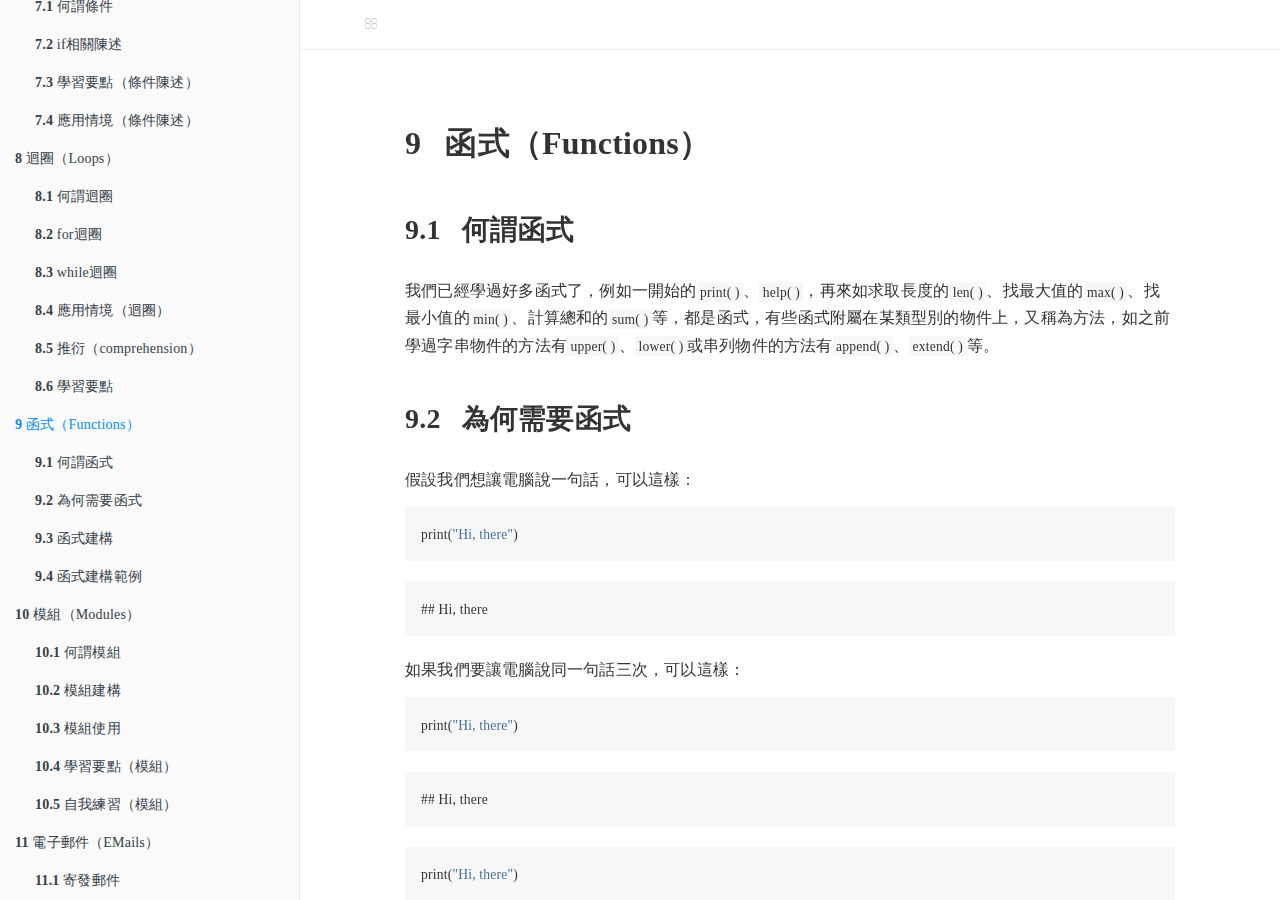
<file: docs/函式functions.html>
<!DOCTYPE html>
<html lang="" xml:lang="">
<head>

  <meta charset="utf-8" />
  <meta http-equiv="X-UA-Compatible" content="IE=edge" />
  <title>9 函式（Functions） | YiBaPython</title>
  <meta name="description" content="9 函式（Functions） | YiBaPython" />
  <meta name="generator" content="bookdown 0.20 and GitBook 2.6.7" />

  <meta property="og:title" content="9 函式（Functions） | YiBaPython" />
  <meta property="og:type" content="book" />
  
  
  
  

  <meta name="twitter:card" content="summary" />
  <meta name="twitter:title" content="9 函式（Functions） | YiBaPython" />
  
  
  




  <meta name="viewport" content="width=device-width, initial-scale=1" />
  <meta name="apple-mobile-web-app-capable" content="yes" />
  <meta name="apple-mobile-web-app-status-bar-style" content="black" />
  
  
<link rel="prev" href="迴圈loops.html"/>
<link rel="next" href="模組modules.html"/>
<script src="libs/jquery-2.2.3/jquery.min.js"></script>
<link href="libs/gitbook-2.6.7/css/style.css" rel="stylesheet" />
<link href="libs/gitbook-2.6.7/css/plugin-table.css" rel="stylesheet" />
<link href="libs/gitbook-2.6.7/css/plugin-bookdown.css" rel="stylesheet" />
<link href="libs/gitbook-2.6.7/css/plugin-highlight.css" rel="stylesheet" />
<link href="libs/gitbook-2.6.7/css/plugin-search.css" rel="stylesheet" />
<link href="libs/gitbook-2.6.7/css/plugin-fontsettings.css" rel="stylesheet" />
<link href="libs/gitbook-2.6.7/css/plugin-clipboard.css" rel="stylesheet" />









<script src="libs/accessible-code-block-0.0.1/empty-anchor.js"></script>


<style type="text/css">
code.sourceCode > span { display: inline-block; line-height: 1.25; }
code.sourceCode > span { color: inherit; text-decoration: inherit; }
code.sourceCode > span:empty { height: 1.2em; }
.sourceCode { overflow: visible; }
code.sourceCode { white-space: pre; position: relative; }
pre.sourceCode { margin: 0; }
@media screen {
div.sourceCode { overflow: auto; }
}
@media print {
code.sourceCode { white-space: pre-wrap; }
code.sourceCode > span { text-indent: -5em; padding-left: 5em; }
}
pre.numberSource code
  { counter-reset: source-line 0; }
pre.numberSource code > span
  { position: relative; left: -4em; counter-increment: source-line; }
pre.numberSource code > span > a:first-child::before
  { content: counter(source-line);
    position: relative; left: -1em; text-align: right; vertical-align: baseline;
    border: none; display: inline-block;
    -webkit-touch-callout: none; -webkit-user-select: none;
    -khtml-user-select: none; -moz-user-select: none;
    -ms-user-select: none; user-select: none;
    padding: 0 4px; width: 4em;
    color: #aaaaaa;
  }
pre.numberSource { margin-left: 3em; border-left: 1px solid #aaaaaa;  padding-left: 4px; }
div.sourceCode
  {   }
@media screen {
code.sourceCode > span > a:first-child::before { text-decoration: underline; }
}
code span.al { color: #ff0000; font-weight: bold; } /* Alert */
code span.an { color: #60a0b0; font-weight: bold; font-style: italic; } /* Annotation */
code span.at { color: #7d9029; } /* Attribute */
code span.bn { color: #40a070; } /* BaseN */
code span.bu { } /* BuiltIn */
code span.cf { color: #007020; font-weight: bold; } /* ControlFlow */
code span.ch { color: #4070a0; } /* Char */
code span.cn { color: #880000; } /* Constant */
code span.co { color: #60a0b0; font-style: italic; } /* Comment */
code span.cv { color: #60a0b0; font-weight: bold; font-style: italic; } /* CommentVar */
code span.do { color: #ba2121; font-style: italic; } /* Documentation */
code span.dt { color: #902000; } /* DataType */
code span.dv { color: #40a070; } /* DecVal */
code span.er { color: #ff0000; font-weight: bold; } /* Error */
code span.ex { } /* Extension */
code span.fl { color: #40a070; } /* Float */
code span.fu { color: #06287e; } /* Function */
code span.im { } /* Import */
code span.in { color: #60a0b0; font-weight: bold; font-style: italic; } /* Information */
code span.kw { color: #007020; font-weight: bold; } /* Keyword */
code span.op { color: #666666; } /* Operator */
code span.ot { color: #007020; } /* Other */
code span.pp { color: #bc7a00; } /* Preprocessor */
code span.sc { color: #4070a0; } /* SpecialChar */
code span.ss { color: #bb6688; } /* SpecialString */
code span.st { color: #4070a0; } /* String */
code span.va { color: #19177c; } /* Variable */
code span.vs { color: #4070a0; } /* VerbatimString */
code span.wa { color: #60a0b0; font-weight: bold; font-style: italic; } /* Warning */
</style>

<link rel="stylesheet" href="css\JhengHei.css" type="text/css" />
</head>

<body>



  <div class="book without-animation with-summary font-size-2 font-family-1" data-basepath=".">

    <div class="book-summary">
      <nav role="navigation">

<ul class="summary">
<li><a href="index.html#易爸親子共學python編程語言"><strong>《易爸親子共學Python編程語言》</strong></a></li>
<li class="chapter" data-level="1" data-path="anaconda發行.html"><a href="anaconda發行.html"><i class="fa fa-check"></i><b>1</b> Anaconda發行</a><ul>
<li class="chapter" data-level="1.1" data-path="anaconda發行.html"><a href="anaconda發行.html#何謂anaconda"><i class="fa fa-check"></i><b>1.1</b> 何謂Anaconda</a></li>
<li class="chapter" data-level="1.2" data-path="anaconda發行.html"><a href="anaconda發行.html#anaconda安裝"><i class="fa fa-check"></i><b>1.2</b> Anaconda安裝</a></li>
<li class="chapter" data-level="1.3" data-path="anaconda發行.html"><a href="anaconda發行.html#jupyter"><i class="fa fa-check"></i><b>1.3</b> Jupyter</a><ul>
<li class="chapter" data-level="1.3.1" data-path="anaconda發行.html"><a href="anaconda發行.html#何謂jupyter"><i class="fa fa-check"></i><b>1.3.1</b> 何謂Jupyter</a></li>
<li class="chapter" data-level="1.3.2" data-path="anaconda發行.html"><a href="anaconda發行.html#開啟jupyter"><i class="fa fa-check"></i><b>1.3.2</b> 開啟Jupyter</a></li>
<li class="chapter" data-level="1.3.3" data-path="anaconda發行.html"><a href="anaconda發行.html#jupyter教學"><i class="fa fa-check"></i><b>1.3.3</b> Jupyter教學</a></li>
</ul></li>
<li class="chapter" data-level="1.4" data-path="anaconda發行.html"><a href="anaconda發行.html#spyder"><i class="fa fa-check"></i><b>1.4</b> Spyder</a><ul>
<li class="chapter" data-level="1.4.1" data-path="anaconda發行.html"><a href="anaconda發行.html#何謂spyder"><i class="fa fa-check"></i><b>1.4.1</b> 何謂Spyder</a></li>
<li class="chapter" data-level="1.4.2" data-path="anaconda發行.html"><a href="anaconda發行.html#開啟spyder"><i class="fa fa-check"></i><b>1.4.2</b> 開啟Spyder</a></li>
<li class="chapter" data-level="1.4.3" data-path="anaconda發行.html"><a href="anaconda發行.html#spyder教學"><i class="fa fa-check"></i><b>1.4.3</b> Spyder教學</a></li>
</ul></li>
<li class="chapter" data-level="1.5" data-path="anaconda發行.html"><a href="anaconda發行.html#學習要點anaconda發行"><i class="fa fa-check"></i><b>1.5</b> 學習要點（Anaconda發行）</a></li>
<li class="chapter" data-level="1.6" data-path="anaconda發行.html"><a href="anaconda發行.html#自我練習anaconda發行"><i class="fa fa-check"></i><b>1.6</b> 自我練習（Anaconda發行）</a></li>
</ul></li>
<li class="chapter" data-level="2" data-path="哈囉世界hello-world.html"><a href="哈囉世界hello-world.html"><i class="fa fa-check"></i><b>2</b> 哈囉，世界！（Hello, World!）</a><ul>
<li class="chapter" data-level="2.1" data-path="哈囉世界hello-world.html"><a href="哈囉世界hello-world.html#何謂字串"><i class="fa fa-check"></i><b>2.1</b> 何謂字串</a></li>
<li class="chapter" data-level="2.2" data-path="哈囉世界hello-world.html"><a href="哈囉世界hello-world.html#列出字串"><i class="fa fa-check"></i><b>2.2</b> 列出字串</a></li>
<li class="chapter" data-level="2.3" data-path="哈囉世界hello-world.html"><a href="哈囉世界hello-world.html#何謂註解"><i class="fa fa-check"></i><b>2.3</b> 何謂註解</a></li>
<li class="chapter" data-level="2.4" data-path="哈囉世界hello-world.html"><a href="哈囉世界hello-world.html#加上註解"><i class="fa fa-check"></i><b>2.4</b> 加上註解</a></li>
<li class="chapter" data-level="2.5" data-path="哈囉世界hello-world.html"><a href="哈囉世界hello-world.html#尋找幫助"><i class="fa fa-check"></i><b>2.5</b> 尋找幫助</a></li>
<li class="chapter" data-level="2.6" data-path="哈囉世界hello-world.html"><a href="哈囉世界hello-world.html#學習要點哈囉世界"><i class="fa fa-check"></i><b>2.6</b> 學習要點（哈囉，世界！）</a></li>
<li class="chapter" data-level="2.7" data-path="哈囉世界hello-world.html"><a href="哈囉世界hello-world.html#自我練習哈囉世界"><i class="fa fa-check"></i><b>2.7</b> 自我練習（哈囉，世界！）</a></li>
</ul></li>
<li class="chapter" data-level="3" data-path="基本數據型別basic-data-types.html"><a href="基本數據型別basic-data-types.html"><i class="fa fa-check"></i><b>3</b> 基本數據型別（Basic Data Types）</a><ul>
<li class="chapter" data-level="3.1" data-path="基本數據型別basic-data-types.html"><a href="基本數據型別basic-data-types.html#整數integer"><i class="fa fa-check"></i><b>3.1</b> 整數（integer）</a><ul>
<li class="chapter" data-level="3.1.1" data-path="基本數據型別basic-data-types.html"><a href="基本數據型別basic-data-types.html#列出整數"><i class="fa fa-check"></i><b>3.1.1</b> 列出整數</a></li>
<li class="chapter" data-level="3.1.2" data-path="基本數據型別basic-data-types.html"><a href="基本數據型別basic-data-types.html#何謂數據型別"><i class="fa fa-check"></i><b>3.1.2</b> 何謂數據型別</a></li>
<li class="chapter" data-level="3.1.3" data-path="基本數據型別basic-data-types.html"><a href="基本數據型別basic-data-types.html#算術運算子arithmetic-operator"><i class="fa fa-check"></i><b>3.1.3</b> 算術運算子（arithmetic operator）</a></li>
<li class="chapter" data-level="3.1.4" data-path="基本數據型別basic-data-types.html"><a href="基本數據型別basic-data-types.html#整數運算"><i class="fa fa-check"></i><b>3.1.4</b> 整數運算</a></li>
<li class="chapter" data-level="3.1.5" data-path="基本數據型別basic-data-types.html"><a href="基本數據型別basic-data-types.html#自我練習整數算數運算"><i class="fa fa-check"></i><b>3.1.5</b> 自我練習（整數算數運算）</a></li>
</ul></li>
<li class="chapter" data-level="3.2" data-path="基本數據型別basic-data-types.html"><a href="基本數據型別basic-data-types.html#浮點floating-point"><i class="fa fa-check"></i><b>3.2</b> 浮點（floating point）</a><ul>
<li class="chapter" data-level="3.2.1" data-path="基本數據型別basic-data-types.html"><a href="基本數據型別basic-data-types.html#浮點運算"><i class="fa fa-check"></i><b>3.2.1</b> 浮點運算</a></li>
<li class="chapter" data-level="3.2.2" data-path="基本數據型別basic-data-types.html"><a href="基本數據型別basic-data-types.html#型別轉換整數浮點"><i class="fa fa-check"></i><b>3.2.2</b> 型別轉換（整數、浮點）</a></li>
<li class="chapter" data-level="3.2.3" data-path="基本數據型別basic-data-types.html"><a href="基本數據型別basic-data-types.html#自我練習整數浮點算數運算型別轉換"><i class="fa fa-check"></i><b>3.2.3</b> 自我練習（整數浮點算數運算、型別轉換）</a></li>
</ul></li>
<li class="chapter" data-level="3.3" data-path="基本數據型別basic-data-types.html"><a href="基本數據型別basic-data-types.html#複數complex"><i class="fa fa-check"></i><b>3.3</b> 複數（complex）</a></li>
<li class="chapter" data-level="3.4" data-path="基本數據型別basic-data-types.html"><a href="基本數據型別basic-data-types.html#布林boolean"><i class="fa fa-check"></i><b>3.4</b> 布林（boolean）</a><ul>
<li class="chapter" data-level="3.4.1" data-path="基本數據型別basic-data-types.html"><a href="基本數據型別basic-data-types.html#比較運算子comparison-operator"><i class="fa fa-check"></i><b>3.4.1</b> 比較運算子（comparison operator）</a></li>
<li class="chapter" data-level="3.4.2" data-path="基本數據型別basic-data-types.html"><a href="基本數據型別basic-data-types.html#邏輯運算子logical-operator"><i class="fa fa-check"></i><b>3.4.2</b> 邏輯運算子（logical operator）</a></li>
<li class="chapter" data-level="3.4.3" data-path="基本數據型別basic-data-types.html"><a href="基本數據型別basic-data-types.html#運算先後順序"><i class="fa fa-check"></i><b>3.4.3</b> 運算先後順序</a></li>
<li class="chapter" data-level="3.4.4" data-path="基本數據型別basic-data-types.html"><a href="基本數據型別basic-data-types.html#型別轉換布林整數浮點"><i class="fa fa-check"></i><b>3.4.4</b> 型別轉換（布林、整數、浮點）</a></li>
<li class="chapter" data-level="3.4.5" data-path="基本數據型別basic-data-types.html"><a href="基本數據型別basic-data-types.html#自我練習比較運算邏輯運算型別轉換"><i class="fa fa-check"></i><b>3.4.5</b> 自我練習（比較運算、邏輯運算、型別轉換）</a></li>
</ul></li>
<li class="chapter" data-level="3.5" data-path="基本數據型別basic-data-types.html"><a href="基本數據型別basic-data-types.html#字串string"><i class="fa fa-check"></i><b>3.5</b> 字串（string）</a><ul>
<li class="chapter" data-level="3.5.1" data-path="基本數據型別basic-data-types.html"><a href="基本數據型別basic-data-types.html#字串運算"><i class="fa fa-check"></i><b>3.5.1</b> 字串運算</a></li>
<li class="chapter" data-level="3.5.2" data-path="基本數據型別basic-data-types.html"><a href="基本數據型別basic-data-types.html#型別轉換字串整數浮點"><i class="fa fa-check"></i><b>3.5.2</b> 型別轉換（字串、整數、浮點）</a></li>
<li class="chapter" data-level="3.5.3" data-path="基本數據型別basic-data-types.html"><a href="基本數據型別basic-data-types.html#自我練習混合四種型別三種運算四種型別轉換調整運算執行順序"><i class="fa fa-check"></i><b>3.5.3</b> 自我練習（混合四種型別三種運算、四種型別轉換、調整運算執行順序）</a></li>
<li class="chapter" data-level="3.5.4" data-path="基本數據型別basic-data-types.html"><a href="基本數據型別basic-data-types.html#字串方法"><i class="fa fa-check"></i><b>3.5.4</b> 字串方法</a></li>
<li class="chapter" data-level="3.5.5" data-path="基本數據型別basic-data-types.html"><a href="基本數據型別basic-data-types.html#自我練習字串方法"><i class="fa fa-check"></i><b>3.5.5</b> 自我練習（字串方法）</a></li>
</ul></li>
<li class="chapter" data-level="3.6" data-path="基本數據型別basic-data-types.html"><a href="基本數據型別basic-data-types.html#學習要點基本數據型別"><i class="fa fa-check"></i><b>3.6</b> 學習要點（基本數據型別）</a></li>
<li class="chapter" data-level="3.7" data-path="基本數據型別basic-data-types.html"><a href="基本數據型別basic-data-types.html#應用情境基本數據型別"><i class="fa fa-check"></i><b>3.7</b> 應用情境（基本數據型別）</a></li>
<li class="chapter" data-level="3.8" data-path="基本數據型別basic-data-types.html"><a href="基本數據型別basic-data-types.html#尋找幫助基本數據型別"><i class="fa fa-check"></i><b>3.8</b> 尋找幫助（基本數據型別）</a></li>
</ul></li>
<li class="chapter" data-level="4" data-path="變項variables.html"><a href="變項variables.html"><i class="fa fa-check"></i><b>4</b> 變項（Variables）</a><ul>
<li class="chapter" data-level="4.1" data-path="變項variables.html"><a href="變項variables.html#何謂變項"><i class="fa fa-check"></i><b>4.1</b> 何謂變項</a></li>
<li class="chapter" data-level="4.2" data-path="變項variables.html"><a href="變項variables.html#為何要用變項"><i class="fa fa-check"></i><b>4.2</b> 為何要用變項</a></li>
<li class="chapter" data-level="4.3" data-path="變項variables.html"><a href="變項variables.html#指派注意事項"><i class="fa fa-check"></i><b>4.3</b> 指派注意事項</a></li>
<li class="chapter" data-level="4.4" data-path="變項variables.html"><a href="變項variables.html#變項命名規則"><i class="fa fa-check"></i><b>4.4</b> 變項命名規則</a></li>
<li class="chapter" data-level="4.5" data-path="變項variables.html"><a href="變項variables.html#學習要點變項"><i class="fa fa-check"></i><b>4.5</b> 學習要點（變項）</a></li>
<li class="chapter" data-level="4.6" data-path="變項variables.html"><a href="變項variables.html#自我練習變項"><i class="fa fa-check"></i><b>4.6</b> 自我練習（變項）</a></li>
</ul></li>
<li class="chapter" data-level="5" data-path="基本彙集型別basic-collection-types.html"><a href="基本彙集型別basic-collection-types.html"><i class="fa fa-check"></i><b>5</b> 基本彙集型別（Basic Collection Types）</a><ul>
<li class="chapter" data-level="5.1" data-path="基本彙集型別basic-collection-types.html"><a href="基本彙集型別basic-collection-types.html#元組tuple"><i class="fa fa-check"></i><b>5.1</b> 元組（tuple）</a><ul>
<li class="chapter" data-level="5.1.1" data-path="基本彙集型別basic-collection-types.html"><a href="基本彙集型別basic-collection-types.html#元組建構"><i class="fa fa-check"></i><b>5.1.1</b> 元組建構</a></li>
<li class="chapter" data-level="5.1.2" data-path="基本彙集型別basic-collection-types.html"><a href="基本彙集型別basic-collection-types.html#元組索引"><i class="fa fa-check"></i><b>5.1.2</b> 元組索引</a><ul>
<li class="chapter" data-level="5.1.2.1" data-path="基本彙集型別basic-collection-types.html"><a href="基本彙集型別basic-collection-types.html#零基索引zero-based-indexing"><i class="fa fa-check"></i><b>5.1.2.1</b> 零基索引（zero-based indexing）</a></li>
<li class="chapter" data-level="5.1.2.2" data-path="基本彙集型別basic-collection-types.html"><a href="基本彙集型別basic-collection-types.html#負值索引"><i class="fa fa-check"></i><b>5.1.2.2</b> 負值索引</a></li>
<li class="chapter" data-level="5.1.2.3" data-path="基本彙集型別basic-collection-types.html"><a href="基本彙集型別basic-collection-types.html#範圍索引"><i class="fa fa-check"></i><b>5.1.2.3</b> 範圍索引</a></li>
</ul></li>
<li class="chapter" data-level="5.1.3" data-path="基本彙集型別basic-collection-types.html"><a href="基本彙集型別basic-collection-types.html#元組算術運算"><i class="fa fa-check"></i><b>5.1.3</b> 元組算術運算</a></li>
<li class="chapter" data-level="5.1.4" data-path="基本彙集型別basic-collection-types.html"><a href="基本彙集型別basic-collection-types.html#元組常用函式"><i class="fa fa-check"></i><b>5.1.4</b> 元組常用函式</a></li>
<li class="chapter" data-level="5.1.5" data-path="基本彙集型別basic-collection-types.html"><a href="基本彙集型別basic-collection-types.html#元組常用方法"><i class="fa fa-check"></i><b>5.1.5</b> 元組常用方法</a></li>
<li class="chapter" data-level="5.1.6" data-path="基本彙集型別basic-collection-types.html"><a href="基本彙集型別basic-collection-types.html#自我練習元組"><i class="fa fa-check"></i><b>5.1.6</b> 自我練習（元組）</a></li>
</ul></li>
<li class="chapter" data-level="5.2" data-path="基本彙集型別basic-collection-types.html"><a href="基本彙集型別basic-collection-types.html#串列list"><i class="fa fa-check"></i><b>5.2</b> 串列（list）</a><ul>
<li class="chapter" data-level="5.2.1" data-path="基本彙集型別basic-collection-types.html"><a href="基本彙集型別basic-collection-types.html#串列建構"><i class="fa fa-check"></i><b>5.2.1</b> 串列建構</a></li>
<li class="chapter" data-level="5.2.2" data-path="基本彙集型別basic-collection-types.html"><a href="基本彙集型別basic-collection-types.html#串列索引"><i class="fa fa-check"></i><b>5.2.2</b> 串列索引</a></li>
<li class="chapter" data-level="5.2.3" data-path="基本彙集型別basic-collection-types.html"><a href="基本彙集型別basic-collection-types.html#串列算術運算常用函式常用方法"><i class="fa fa-check"></i><b>5.2.3</b> 串列算術運算、常用函式、常用方法</a></li>
<li class="chapter" data-level="5.2.4" data-path="基本彙集型別basic-collection-types.html"><a href="基本彙集型別basic-collection-types.html#物件可變與否"><i class="fa fa-check"></i><b>5.2.4</b> 物件可變與否</a></li>
<li class="chapter" data-level="5.2.5" data-path="基本彙集型別basic-collection-types.html"><a href="基本彙集型別basic-collection-types.html#串列可用方法"><i class="fa fa-check"></i><b>5.2.5</b> 串列可用方法</a></li>
<li class="chapter" data-level="5.2.6" data-path="基本彙集型別basic-collection-types.html"><a href="基本彙集型別basic-collection-types.html#學習要點可索引的物件"><i class="fa fa-check"></i><b>5.2.6</b> 學習要點（可索引的物件）</a></li>
<li class="chapter" data-level="5.2.7" data-path="基本彙集型別basic-collection-types.html"><a href="基本彙集型別basic-collection-types.html#自我練習串列"><i class="fa fa-check"></i><b>5.2.7</b> 自我練習（串列）</a></li>
</ul></li>
<li class="chapter" data-level="5.3" data-path="基本彙集型別basic-collection-types.html"><a href="基本彙集型別basic-collection-types.html#集合set"><i class="fa fa-check"></i><b>5.3</b> 集合（set）</a><ul>
<li class="chapter" data-level="5.3.1" data-path="基本彙集型別basic-collection-types.html"><a href="基本彙集型別basic-collection-types.html#集合建構"><i class="fa fa-check"></i><b>5.3.1</b> 集合建構</a></li>
<li class="chapter" data-level="5.3.2" data-path="基本彙集型別basic-collection-types.html"><a href="基本彙集型別basic-collection-types.html#集合方法"><i class="fa fa-check"></i><b>5.3.2</b> 集合方法</a></li>
<li class="chapter" data-level="5.3.3" data-path="基本彙集型別basic-collection-types.html"><a href="基本彙集型別basic-collection-types.html#自我練習集合"><i class="fa fa-check"></i><b>5.3.3</b> 自我練習（集合）</a></li>
</ul></li>
<li class="chapter" data-level="5.4" data-path="基本彙集型別basic-collection-types.html"><a href="基本彙集型別basic-collection-types.html#字典dictionary"><i class="fa fa-check"></i><b>5.4</b> 字典（dictionary）</a><ul>
<li class="chapter" data-level="5.4.1" data-path="基本彙集型別basic-collection-types.html"><a href="基本彙集型別basic-collection-types.html#字典建構"><i class="fa fa-check"></i><b>5.4.1</b> 字典建構</a></li>
<li class="chapter" data-level="5.4.2" data-path="基本彙集型別basic-collection-types.html"><a href="基本彙集型別basic-collection-types.html#字典索引"><i class="fa fa-check"></i><b>5.4.2</b> 字典索引</a></li>
<li class="chapter" data-level="5.4.3" data-path="基本彙集型別basic-collection-types.html"><a href="基本彙集型別basic-collection-types.html#字典方法"><i class="fa fa-check"></i><b>5.4.3</b> 字典方法</a></li>
<li class="chapter" data-level="5.4.4" data-path="基本彙集型別basic-collection-types.html"><a href="基本彙集型別basic-collection-types.html#學習要點型別索引有序可變"><i class="fa fa-check"></i><b>5.4.4</b> 學習要點（型別、索引、有序、可變）</a></li>
<li class="chapter" data-level="5.4.5" data-path="基本彙集型別basic-collection-types.html"><a href="基本彙集型別basic-collection-types.html#自我練習字典"><i class="fa fa-check"></i><b>5.4.5</b> 自我練習（字典）</a></li>
</ul></li>
<li class="chapter" data-level="5.5" data-path="基本彙集型別basic-collection-types.html"><a href="基本彙集型別basic-collection-types.html#巢式彙集nested-collection"><i class="fa fa-check"></i><b>5.5</b> 巢式彙集（nested collection）</a><ul>
<li class="chapter" data-level="5.5.1" data-path="基本彙集型別basic-collection-types.html"><a href="基本彙集型別basic-collection-types.html#巢式彙集建構"><i class="fa fa-check"></i><b>5.5.1</b> 巢式彙集建構</a></li>
<li class="chapter" data-level="5.5.2" data-path="基本彙集型別basic-collection-types.html"><a href="基本彙集型別basic-collection-types.html#自我練習巢式彙集"><i class="fa fa-check"></i><b>5.5.2</b> 自我練習（巢式彙集）</a></li>
</ul></li>
</ul></li>
<li class="chapter" data-level="6" data-path="序列型別sequence-types.html"><a href="序列型別sequence-types.html"><i class="fa fa-check"></i><b>6</b> 序列型別（Sequence Types）</a><ul>
<li class="chapter" data-level="6.1" data-path="序列型別sequence-types.html"><a href="序列型別sequence-types.html#範圍range"><i class="fa fa-check"></i><b>6.1</b> 範圍（range）</a><ul>
<li class="chapter" data-level="6.1.1" data-path="序列型別sequence-types.html"><a href="序列型別sequence-types.html#範圍建構"><i class="fa fa-check"></i><b>6.1.1</b> 範圍建構</a></li>
<li class="chapter" data-level="6.1.2" data-path="序列型別sequence-types.html"><a href="序列型別sequence-types.html#範圍用途"><i class="fa fa-check"></i><b>6.1.2</b> 範圍用途</a></li>
</ul></li>
<li class="chapter" data-level="6.2" data-path="序列型別sequence-types.html"><a href="序列型別sequence-types.html#字串string-sequence"><i class="fa fa-check"></i><b>6.2</b> 字串（string, sequence）</a><ul>
<li class="chapter" data-level="6.2.1" data-path="序列型別sequence-types.html"><a href="序列型別sequence-types.html#字串格式"><i class="fa fa-check"></i><b>6.2.1</b> 字串格式</a></li>
<li class="chapter" data-level="6.2.2" data-path="序列型別sequence-types.html"><a href="序列型別sequence-types.html#字串輸入"><i class="fa fa-check"></i><b>6.2.2</b> 字串輸入</a></li>
<li class="chapter" data-level="6.2.3" data-path="序列型別sequence-types.html"><a href="序列型別sequence-types.html#字串的分拆和結合"><i class="fa fa-check"></i><b>6.2.3</b> 字串的分拆和結合</a></li>
</ul></li>
<li class="chapter" data-level="6.3" data-path="序列型別sequence-types.html"><a href="序列型別sequence-types.html#查找變項型別及其方法"><i class="fa fa-check"></i><b>6.3</b> 查找變項型別及其方法</a></li>
<li class="chapter" data-level="6.4" data-path="序列型別sequence-types.html"><a href="序列型別sequence-types.html#學習要點序列型別"><i class="fa fa-check"></i><b>6.4</b> 學習要點（序列型別）</a></li>
<li class="chapter" data-level="6.5" data-path="序列型別sequence-types.html"><a href="序列型別sequence-types.html#自我練習序列型別"><i class="fa fa-check"></i><b>6.5</b> 自我練習（序列型別）</a></li>
</ul></li>
<li class="chapter" data-level="7" data-path="條件陳述conditional-statements.html"><a href="條件陳述conditional-statements.html"><i class="fa fa-check"></i><b>7</b> 條件陳述（Conditional Statements）</a><ul>
<li class="chapter" data-level="7.1" data-path="條件陳述conditional-statements.html"><a href="條件陳述conditional-statements.html#何謂條件"><i class="fa fa-check"></i><b>7.1</b> 何謂條件</a></li>
<li class="chapter" data-level="7.2" data-path="條件陳述conditional-statements.html"><a href="條件陳述conditional-statements.html#if相關陳述"><i class="fa fa-check"></i><b>7.2</b> if相關陳述</a><ul>
<li class="chapter" data-level="7.2.1" data-path="條件陳述conditional-statements.html"><a href="條件陳述conditional-statements.html#if-陳述"><i class="fa fa-check"></i><b>7.2.1</b> if… 陳述</a></li>
<li class="chapter" data-level="7.2.2" data-path="條件陳述conditional-statements.html"><a href="條件陳述conditional-statements.html#if-else-陳述"><i class="fa fa-check"></i><b>7.2.2</b> if… else… 陳述</a></li>
<li class="chapter" data-level="7.2.3" data-path="條件陳述conditional-statements.html"><a href="條件陳述conditional-statements.html#if-elif-else-陳述"><i class="fa fa-check"></i><b>7.2.3</b> if… elif… else… 陳述</a></li>
</ul></li>
<li class="chapter" data-level="7.3" data-path="條件陳述conditional-statements.html"><a href="條件陳述conditional-statements.html#學習要點條件陳述"><i class="fa fa-check"></i><b>7.3</b> 學習要點（條件陳述）</a></li>
<li class="chapter" data-level="7.4" data-path="條件陳述conditional-statements.html"><a href="條件陳述conditional-statements.html#應用情境條件陳述"><i class="fa fa-check"></i><b>7.4</b> 應用情境（條件陳述）</a></li>
</ul></li>
<li class="chapter" data-level="8" data-path="迴圈loops.html"><a href="迴圈loops.html"><i class="fa fa-check"></i><b>8</b> 迴圈（Loops）</a><ul>
<li class="chapter" data-level="8.1" data-path="迴圈loops.html"><a href="迴圈loops.html#何謂迴圈"><i class="fa fa-check"></i><b>8.1</b> 何謂迴圈</a></li>
<li class="chapter" data-level="8.2" data-path="迴圈loops.html"><a href="迴圈loops.html#for迴圈"><i class="fa fa-check"></i><b>8.2</b> for迴圈</a><ul>
<li class="chapter" data-level="8.2.1" data-path="迴圈loops.html"><a href="迴圈loops.html#for-陳述"><i class="fa fa-check"></i><b>8.2.1</b> for… 陳述</a></li>
<li class="chapter" data-level="8.2.2" data-path="迴圈loops.html"><a href="迴圈loops.html#for-if-break-陳述"><i class="fa fa-check"></i><b>8.2.2</b> for… if… break 陳述</a></li>
<li class="chapter" data-level="8.2.3" data-path="迴圈loops.html"><a href="迴圈loops.html#for-if-continue-陳述"><i class="fa fa-check"></i><b>8.2.3</b> for… if… continue 陳述</a></li>
</ul></li>
<li class="chapter" data-level="8.3" data-path="迴圈loops.html"><a href="迴圈loops.html#while迴圈"><i class="fa fa-check"></i><b>8.3</b> while迴圈</a><ul>
<li class="chapter" data-level="8.3.1" data-path="迴圈loops.html"><a href="迴圈loops.html#while-陳述"><i class="fa fa-check"></i><b>8.3.1</b> while… 陳述</a></li>
<li class="chapter" data-level="8.3.2" data-path="迴圈loops.html"><a href="迴圈loops.html#while-if-break-陳述"><i class="fa fa-check"></i><b>8.3.2</b> while… if… break 陳述</a></li>
<li class="chapter" data-level="8.3.3" data-path="迴圈loops.html"><a href="迴圈loops.html#while-if-continue-陳述"><i class="fa fa-check"></i><b>8.3.3</b> while… if… continue 陳述</a></li>
</ul></li>
<li class="chapter" data-level="8.4" data-path="迴圈loops.html"><a href="迴圈loops.html#應用情境迴圈"><i class="fa fa-check"></i><b>8.4</b> 應用情境（迴圈）</a></li>
<li class="chapter" data-level="8.5" data-path="迴圈loops.html"><a href="迴圈loops.html#推衍comprehension"><i class="fa fa-check"></i><b>8.5</b> 推衍（comprehension）</a><ul>
<li class="chapter" data-level="8.5.1" data-path="迴圈loops.html"><a href="迴圈loops.html#串列推衍list-comprehension"><i class="fa fa-check"></i><b>8.5.1</b> 串列推衍（list comprehension）</a></li>
<li class="chapter" data-level="8.5.2" data-path="迴圈loops.html"><a href="迴圈loops.html#字典推衍dictionary-comprehension"><i class="fa fa-check"></i><b>8.5.2</b> 字典推衍（dictionary comprehension）</a></li>
</ul></li>
<li class="chapter" data-level="8.6" data-path="迴圈loops.html"><a href="迴圈loops.html#學習要點"><i class="fa fa-check"></i><b>8.6</b> 學習要點</a></li>
</ul></li>
<li class="chapter" data-level="9" data-path="函式functions.html"><a href="函式functions.html"><i class="fa fa-check"></i><b>9</b> 函式（Functions）</a><ul>
<li class="chapter" data-level="9.1" data-path="函式functions.html"><a href="函式functions.html#何謂函式"><i class="fa fa-check"></i><b>9.1</b> 何謂函式</a></li>
<li class="chapter" data-level="9.2" data-path="函式functions.html"><a href="函式functions.html#為何需要函式"><i class="fa fa-check"></i><b>9.2</b> 為何需要函式</a></li>
<li class="chapter" data-level="9.3" data-path="函式functions.html"><a href="函式functions.html#函式建構"><i class="fa fa-check"></i><b>9.3</b> 函式建構</a><ul>
<li class="chapter" data-level="9.3.1" data-path="函式functions.html"><a href="函式functions.html#無輸入值"><i class="fa fa-check"></i><b>9.3.1</b> 無輸入值</a></li>
<li class="chapter" data-level="9.3.2" data-path="函式functions.html"><a href="函式functions.html#有輸入值但無輸入預設值"><i class="fa fa-check"></i><b>9.3.2</b> 有輸入值，但無輸入預設值</a></li>
<li class="chapter" data-level="9.3.3" data-path="函式functions.html"><a href="函式functions.html#有輸入值也有輸入預設值"><i class="fa fa-check"></i><b>9.3.3</b> 有輸入值，也有輸入預設值</a></li>
</ul></li>
<li class="chapter" data-level="9.4" data-path="函式functions.html"><a href="函式functions.html#函式建構範例"><i class="fa fa-check"></i><b>9.4</b> 函式建構範例</a></li>
</ul></li>
<li class="chapter" data-level="10" data-path="模組modules.html"><a href="模組modules.html"><i class="fa fa-check"></i><b>10</b> 模組（Modules）</a><ul>
<li class="chapter" data-level="10.1" data-path="模組modules.html"><a href="模組modules.html#何謂模組"><i class="fa fa-check"></i><b>10.1</b> 何謂模組</a></li>
<li class="chapter" data-level="10.2" data-path="模組modules.html"><a href="模組modules.html#模組建構"><i class="fa fa-check"></i><b>10.2</b> 模組建構</a></li>
<li class="chapter" data-level="10.3" data-path="模組modules.html"><a href="模組modules.html#模組使用"><i class="fa fa-check"></i><b>10.3</b> 模組使用</a></li>
<li class="chapter" data-level="10.4" data-path="模組modules.html"><a href="模組modules.html#學習要點模組"><i class="fa fa-check"></i><b>10.4</b> 學習要點（模組）</a></li>
<li class="chapter" data-level="10.5" data-path="模組modules.html"><a href="模組modules.html#自我練習模組"><i class="fa fa-check"></i><b>10.5</b> 自我練習（模組）</a></li>
</ul></li>
<li class="chapter" data-level="11" data-path="電子郵件emails.html"><a href="電子郵件emails.html"><i class="fa fa-check"></i><b>11</b> 電子郵件（EMails）</a><ul>
<li class="chapter" data-level="11.1" data-path="電子郵件emails.html"><a href="電子郵件emails.html#寄發郵件"><i class="fa fa-check"></i><b>11.1</b> 寄發郵件</a></li>
</ul></li>
</ul>

      </nav>
    </div>

    <div class="book-body">
      <div class="body-inner">
        <div class="book-header" role="navigation">
          <h1>
            <i class="fa fa-circle-o-notch fa-spin"></i><a href="./">YiBaPython</a>
          </h1>
        </div>

        <div class="page-wrapper" tabindex="-1" role="main">
          <div class="page-inner">

            <section class="normal" id="section-">
<div id="函式functions" class="section level1">
<h1><span class="header-section-number">9</span> 函式（Functions）</h1>
<div id="何謂函式" class="section level2">
<h2><span class="header-section-number">9.1</span> 何謂函式</h2>
<p>我們已經學過好多函式了，例如一開始的<code>print( )</code>、<code>help( )</code>，再來如求取長度的<code>len( )</code>、找最大值的<code>max( )</code>、找最小值的<code>min( )</code>、計算總和的<code>sum( )</code>等，都是函式，有些函式附屬在某類型別的物件上，又稱為方法，如之前學過字串物件的方法有<code>upper( )</code>、<code>lower( )</code>或串列物件的方法有<code>append( )</code>、<code>extend( )</code>等。</p>
</div>
<div id="為何需要函式" class="section level2">
<h2><span class="header-section-number">9.2</span> 為何需要函式</h2>
<p>假設我們想讓電腦說一句話，可以這樣：</p>
<div class="sourceCode" id="cb468"><pre class="sourceCode python"><code class="sourceCode python"><span id="cb468-1"><a href="函式functions.html#cb468-1"></a><span class="bu">print</span>(<span class="st">&quot;Hi, there&quot;</span>)</span></code></pre></div>
<pre><code>## Hi, there</code></pre>
<p>如果我們要讓電腦說同一句話三次，可以這樣：</p>
<div class="sourceCode" id="cb470"><pre class="sourceCode python"><code class="sourceCode python"><span id="cb470-1"><a href="函式functions.html#cb470-1"></a><span class="bu">print</span>(<span class="st">&quot;Hi, there&quot;</span>)</span></code></pre></div>
<pre><code>## Hi, there</code></pre>
<div class="sourceCode" id="cb472"><pre class="sourceCode python"><code class="sourceCode python"><span id="cb472-1"><a href="函式functions.html#cb472-1"></a><span class="bu">print</span>(<span class="st">&quot;Hi, there&quot;</span>)</span></code></pre></div>
<pre><code>## Hi, there</code></pre>
<div class="sourceCode" id="cb474"><pre class="sourceCode python"><code class="sourceCode python"><span id="cb474-1"><a href="函式functions.html#cb474-1"></a><span class="bu">print</span>(<span class="st">&quot;Hi, there&quot;</span>)</span></code></pre></div>
<pre><code>## Hi, there</code></pre>
<p>但如果同一句話要說十次、百次、千次、萬次怎麼辦呢？這時除了可以利用迴圈之外，主要利用函式是用來執行某些重複動作，還可以依據每次執行的需要，變更執行內容。</p>
</div>
<div id="函式建構" class="section level2">
<h2><span class="header-section-number">9.3</span> 函式建構</h2>
<div id="無輸入值" class="section level3">
<h3><span class="header-section-number">9.3.1</span> 無輸入值</h3>
<p>承上，例如我們先用一個函式讓電腦同一句話說三次，用def來定義函式，後接函式名稱與小括弧，冒號之後的次一層級代碼區塊要齊頭縮排：</p>
<div class="sourceCode" id="cb476"><pre class="sourceCode python"><code class="sourceCode python"><span id="cb476-1"><a href="函式functions.html#cb476-1"></a><span class="kw">def</span> sayhi(): <span class="co"># 利用def來定義函式。</span></span>
<span id="cb476-2"><a href="函式functions.html#cb476-2"></a>    <span class="cf">for</span> i <span class="kw">in</span> <span class="bu">range</span>(<span class="dv">3</span>):</span>
<span id="cb476-3"><a href="函式functions.html#cb476-3"></a>        <span class="bu">print</span>(<span class="st">&quot;Hi, there&quot;</span>)    </span>
<span id="cb476-4"><a href="函式functions.html#cb476-4"></a>    </span>
<span id="cb476-5"><a href="函式functions.html#cb476-5"></a>sayhi()    </span></code></pre></div>
<pre><code>## Hi, there
## Hi, there
## Hi, there</code></pre>
</div>
<div id="有輸入值但無輸入預設值" class="section level3">
<h3><span class="header-section-number">9.3.2</span> 有輸入值，但無輸入預設值</h3>
<p>承上，如果我們要讓同一句話說n次，假設n是2次的話，可以這樣：</p>
<div class="sourceCode" id="cb478"><pre class="sourceCode python"><code class="sourceCode python"><span id="cb478-1"><a href="函式functions.html#cb478-1"></a><span class="kw">def</span> sayhi(n): <span class="co"># 這利用n代表次數，可讓使用者輸入。</span></span>
<span id="cb478-2"><a href="函式functions.html#cb478-2"></a>    <span class="cf">for</span> i <span class="kw">in</span> <span class="bu">range</span>(n):</span>
<span id="cb478-3"><a href="函式functions.html#cb478-3"></a>        <span class="bu">print</span>(<span class="st">&quot;Hi, there&quot;</span>)    </span>
<span id="cb478-4"><a href="函式functions.html#cb478-4"></a>    </span>
<span id="cb478-5"><a href="函式functions.html#cb478-5"></a>sayhi(<span class="dv">2</span>)    </span></code></pre></div>
<pre><code>## Hi, there
## Hi, there</code></pre>
<p>如果使用者不輸入n的話，發生錯誤：</p>
<div class="sourceCode" id="cb480"><pre class="sourceCode python"><code class="sourceCode python"><span id="cb480-1"><a href="函式functions.html#cb480-1"></a>sayhi()    </span></code></pre></div>
<pre><code>## Error in py_call_impl(callable, dots$args, dots$keywords): TypeError: sayhi() missing 1 required positional argument: &#39;n&#39;
## 
## Detailed traceback: 
##   File &quot;&lt;string&gt;&quot;, line 1, in &lt;module&gt;</code></pre>
</div>
<div id="有輸入值也有輸入預設值" class="section level3">
<h3><span class="header-section-number">9.3.3</span> 有輸入值，也有輸入預設值</h3>
<p>我們可以為輸入值安排預設值，當無輸入值時仍可以運作，下例n之預設值為1次：</p>
<div class="sourceCode" id="cb482"><pre class="sourceCode python"><code class="sourceCode python"><span id="cb482-1"><a href="函式functions.html#cb482-1"></a><span class="kw">def</span> sayhi(n <span class="op">=</span> <span class="dv">1</span>):</span>
<span id="cb482-2"><a href="函式functions.html#cb482-2"></a>    <span class="cf">for</span> i <span class="kw">in</span> <span class="bu">range</span>(n):</span>
<span id="cb482-3"><a href="函式functions.html#cb482-3"></a>        <span class="bu">print</span>(<span class="st">&quot;Hi, there&quot;</span>)    </span>
<span id="cb482-4"><a href="函式functions.html#cb482-4"></a>    </span>
<span id="cb482-5"><a href="函式functions.html#cb482-5"></a>sayhi() <span class="co"># 沒有輸入值，n預設為1，只列出一次。    </span></span></code></pre></div>
<pre><code>## Hi, there</code></pre>
<p>承上，如果我們鰾讓同一句話對某人someone說n次，假設n是3次，某人名字是John的話，兩者都有預設值，可以這樣：</p>
<div class="sourceCode" id="cb484"><pre class="sourceCode python"><code class="sourceCode python"><span id="cb484-1"><a href="函式functions.html#cb484-1"></a><span class="kw">def</span> sayhi(n <span class="op">=</span> <span class="dv">1</span>, someone <span class="op">=</span> <span class="st">&quot;my friend&quot;</span>): </span>
<span id="cb484-2"><a href="函式functions.html#cb484-2"></a>    <span class="cf">for</span> i <span class="kw">in</span> <span class="bu">range</span>(n):</span>
<span id="cb484-3"><a href="函式functions.html#cb484-3"></a>        <span class="bu">print</span>(<span class="st">&quot;Hi, </span><span class="sc">{}</span><span class="st">&quot;</span>.<span class="bu">format</span>(someone))    </span>
<span id="cb484-4"><a href="函式functions.html#cb484-4"></a>    </span>
<span id="cb484-5"><a href="函式functions.html#cb484-5"></a>sayhi(<span class="dv">3</span>, <span class="st">&quot;John&quot;</span>)</span></code></pre></div>
<pre><code>## Hi, John
## Hi, John
## Hi, John</code></pre>
<div class="sourceCode" id="cb486"><pre class="sourceCode python"><code class="sourceCode python"><span id="cb486-1"><a href="函式functions.html#cb486-1"></a>sayhi() <span class="co"># n預設為一次，someone預設為&quot;my friend&quot;。</span></span></code></pre></div>
<pre><code>## Hi, my friend</code></pre>
<p>這樣使用函式（或物件的方法）是不是比單純的迴圈靈活很多啊！</p>
</div>
</div>
<div id="函式建構範例" class="section level2">
<h2><span class="header-section-number">9.4</span> 函式建構範例</h2>
<p>找出一段文字中的每一單字出現次數，輸入為一個長的字串，輸出為一個字典，其鍵為各單字、值為該單字出現次數。打算要輸入的字串如下：</p>
<div class="sourceCode" id="cb488"><pre class="sourceCode python"><code class="sourceCode python"><span id="cb488-1"><a href="函式functions.html#cb488-1"></a><span class="co"># 每一橫排最後的反斜線「\」代表接續至下一橫排的意思。</span></span>
<span id="cb488-2"><a href="函式functions.html#cb488-2"></a>zen <span class="op">=</span> <span class="st">&quot;Beautiful is better than ugly.\</span></span>
<span id="cb488-3"><a href="函式functions.html#cb488-3"></a><span class="st">    Explicit is better than implicit.\</span></span>
<span id="cb488-4"><a href="函式functions.html#cb488-4"></a><span class="st">    Simple is better than complex.\</span></span>
<span id="cb488-5"><a href="函式functions.html#cb488-5"></a><span class="st">    Complex is better than complicated.\</span></span>
<span id="cb488-6"><a href="函式functions.html#cb488-6"></a><span class="st">    Flat is better than nested.\</span></span>
<span id="cb488-7"><a href="函式functions.html#cb488-7"></a><span class="st">    Sparse is better than dense.\</span></span>
<span id="cb488-8"><a href="函式functions.html#cb488-8"></a><span class="st">    Readability counts.\</span></span>
<span id="cb488-9"><a href="函式functions.html#cb488-9"></a><span class="st">    Special cases aren&#39;t special enough to break the rules.\</span></span>
<span id="cb488-10"><a href="函式functions.html#cb488-10"></a><span class="st">    Although practicality beats purity.\</span></span>
<span id="cb488-11"><a href="函式functions.html#cb488-11"></a><span class="st">    Errors should never pass silently.\</span></span>
<span id="cb488-12"><a href="函式functions.html#cb488-12"></a><span class="st">    Unless explicitly silenced.\</span></span>
<span id="cb488-13"><a href="函式functions.html#cb488-13"></a><span class="st">    In the face of ambiguity, refuse the temptation to guess.\</span></span>
<span id="cb488-14"><a href="函式functions.html#cb488-14"></a><span class="st">    There should be one-- and preferably only one --obvious way to do it.\</span></span>
<span id="cb488-15"><a href="函式functions.html#cb488-15"></a><span class="st">    Although that way may not be obvious at first unless you&#39;re Dutch.\</span></span>
<span id="cb488-16"><a href="函式functions.html#cb488-16"></a><span class="st">    Now is better than never.\</span></span>
<span id="cb488-17"><a href="函式functions.html#cb488-17"></a><span class="st">    Although never is often better than *right* now.\</span></span>
<span id="cb488-18"><a href="函式functions.html#cb488-18"></a><span class="st">    If the implementation is hard to explain, it&#39;s a bad idea.\</span></span>
<span id="cb488-19"><a href="函式functions.html#cb488-19"></a><span class="st">    If the implementation is easy to explain, it may be a good idea.\</span></span>
<span id="cb488-20"><a href="函式functions.html#cb488-20"></a><span class="st">    Namespaces are one honking great idea -- let&#39;s do more of those!&quot;</span></span>
<span id="cb488-21"><a href="函式functions.html#cb488-21"></a><span class="bu">print</span>(zen)</span></code></pre></div>
<pre><code>## Beautiful is better than ugly.    Explicit is better than implicit.    Simple is better than complex.    Complex is better than complicated.    Flat is better than nested.    Sparse is better than dense.    Readability counts.    Special cases aren&#39;t special enough to break the rules.    Although practicality beats purity.    Errors should never pass silently.    Unless explicitly silenced.    In the face of ambiguity, refuse the temptation to guess.    There should be one-- and preferably only one --obvious way to do it.    Although that way may not be obvious at first unless you&#39;re Dutch.    Now is better than never.    Although never is often better than *right* now.    If the implementation is hard to explain, it&#39;s a bad idea.    If the implementation is easy to explain, it may be a good idea.    Namespaces are one honking great idea -- let&#39;s do more of those!</code></pre>
<p>我們先嘗試將字串拆分為單字組成的串列：</p>
<div class="sourceCode" id="cb490"><pre class="sourceCode python"><code class="sourceCode python"><span id="cb490-1"><a href="函式functions.html#cb490-1"></a><span class="co"># 整理字串內容以移除特殊符號，全部改成小寫後，拆分為單字串列。</span></span>
<span id="cb490-2"><a href="函式functions.html#cb490-2"></a>zen <span class="op">=</span> zen.replace(<span class="st">&quot;.&quot;</span>, <span class="st">&quot; &quot;</span>) <span class="co"># 移除句點。</span></span>
<span id="cb490-3"><a href="函式functions.html#cb490-3"></a>zen <span class="op">=</span> zen.replace(<span class="st">&quot;,&quot;</span>, <span class="st">&quot; &quot;</span>) <span class="co"># 移除逗點。</span></span>
<span id="cb490-4"><a href="函式functions.html#cb490-4"></a>zen <span class="op">=</span> zen.replace(<span class="st">&quot;-&quot;</span>, <span class="st">&quot; &quot;</span>) <span class="co"># 移除減號。</span></span>
<span id="cb490-5"><a href="函式functions.html#cb490-5"></a>zen <span class="op">=</span> zen.replace(<span class="st">&quot;&#39;&quot;</span>, <span class="st">&quot;&quot;</span>) <span class="co"># 移除撇號。</span></span>
<span id="cb490-6"><a href="函式functions.html#cb490-6"></a>zen <span class="op">=</span> zen.replace(<span class="st">&quot;*&quot;</span>, <span class="st">&quot;&quot;</span>) <span class="co"># 移除星號。</span></span>
<span id="cb490-7"><a href="函式functions.html#cb490-7"></a>zen <span class="op">=</span> zen.lower().split() <span class="co"># 改成小寫，拆分成為串列。</span></span>
<span id="cb490-8"><a href="函式functions.html#cb490-8"></a><span class="bu">print</span>(zen) <span class="co"># 列出串列查看。</span></span></code></pre></div>
<pre><code>## [&#39;beautiful&#39;, &#39;is&#39;, &#39;better&#39;, &#39;than&#39;, &#39;ugly&#39;, &#39;explicit&#39;, &#39;is&#39;, &#39;better&#39;, &#39;than&#39;, &#39;implicit&#39;, &#39;simple&#39;, &#39;is&#39;, &#39;better&#39;, &#39;than&#39;, &#39;complex&#39;, &#39;complex&#39;, &#39;is&#39;, &#39;better&#39;, &#39;than&#39;, &#39;complicated&#39;, &#39;flat&#39;, &#39;is&#39;, &#39;better&#39;, &#39;than&#39;, &#39;nested&#39;, &#39;sparse&#39;, &#39;is&#39;, &#39;better&#39;, &#39;than&#39;, &#39;dense&#39;, &#39;readability&#39;, &#39;counts&#39;, &#39;special&#39;, &#39;cases&#39;, &#39;arent&#39;, &#39;special&#39;, &#39;enough&#39;, &#39;to&#39;, &#39;break&#39;, &#39;the&#39;, &#39;rules&#39;, &#39;although&#39;, &#39;practicality&#39;, &#39;beats&#39;, &#39;purity&#39;, &#39;errors&#39;, &#39;should&#39;, &#39;never&#39;, &#39;pass&#39;, &#39;silently&#39;, &#39;unless&#39;, &#39;explicitly&#39;, &#39;silenced&#39;, &#39;in&#39;, &#39;the&#39;, &#39;face&#39;, &#39;of&#39;, &#39;ambiguity&#39;, &#39;refuse&#39;, &#39;the&#39;, &#39;temptation&#39;, &#39;to&#39;, &#39;guess&#39;, &#39;there&#39;, &#39;should&#39;, &#39;be&#39;, &#39;one&#39;, &#39;and&#39;, &#39;preferably&#39;, &#39;only&#39;, &#39;one&#39;, &#39;obvious&#39;, &#39;way&#39;, &#39;to&#39;, &#39;do&#39;, &#39;it&#39;, &#39;although&#39;, &#39;that&#39;, &#39;way&#39;, &#39;may&#39;, &#39;not&#39;, &#39;be&#39;, &#39;obvious&#39;, &#39;at&#39;, &#39;first&#39;, &#39;unless&#39;, &#39;youre&#39;, &#39;dutch&#39;, &#39;now&#39;, &#39;is&#39;, &#39;better&#39;, &#39;than&#39;, &#39;never&#39;, &#39;although&#39;, &#39;never&#39;, &#39;is&#39;, &#39;often&#39;, &#39;better&#39;, &#39;than&#39;, &#39;right&#39;, &#39;now&#39;, &#39;if&#39;, &#39;the&#39;, &#39;implementation&#39;, &#39;is&#39;, &#39;hard&#39;, &#39;to&#39;, &#39;explain&#39;, &#39;its&#39;, &#39;a&#39;, &#39;bad&#39;, &#39;idea&#39;, &#39;if&#39;, &#39;the&#39;, &#39;implementation&#39;, &#39;is&#39;, &#39;easy&#39;, &#39;to&#39;, &#39;explain&#39;, &#39;it&#39;, &#39;may&#39;, &#39;be&#39;, &#39;a&#39;, &#39;good&#39;, &#39;idea&#39;, &#39;namespaces&#39;, &#39;are&#39;, &#39;one&#39;, &#39;honking&#39;, &#39;great&#39;, &#39;idea&#39;, &#39;lets&#39;, &#39;do&#39;, &#39;more&#39;, &#39;of&#39;, &#39;those!&#39;]</code></pre>
<p>再來建構所需函式內容：</p>
<div class="sourceCode" id="cb492"><pre class="sourceCode python"><code class="sourceCode python"><span id="cb492-1"><a href="函式functions.html#cb492-1"></a></span>
<span id="cb492-2"><a href="函式functions.html#cb492-2"></a><span class="kw">def</span> word_freq(word_list): </span>
<span id="cb492-3"><a href="函式functions.html#cb492-3"></a>    </span>
<span id="cb492-4"><a href="函式functions.html#cb492-4"></a>    <span class="cf">if</span> word_list <span class="kw">is</span> <span class="va">None</span>: <span class="co"># 如果輸入值為空無。</span></span>
<span id="cb492-5"><a href="函式functions.html#cb492-5"></a>        <span class="cf">return</span> <span class="va">None</span> <span class="co"># 回報值為空無。</span></span>
<span id="cb492-6"><a href="函式functions.html#cb492-6"></a>        </span>
<span id="cb492-7"><a href="函式functions.html#cb492-7"></a>    <span class="cf">else</span>: <span class="co"># 如果輸入值不是空無。</span></span>
<span id="cb492-8"><a href="函式functions.html#cb492-8"></a>        out <span class="op">=</span> {} <span class="co"># 建構一預備輸出的空字典。</span></span>
<span id="cb492-9"><a href="函式functions.html#cb492-9"></a>    </span>
<span id="cb492-10"><a href="函式functions.html#cb492-10"></a>        <span class="cf">for</span> word <span class="kw">in</span> word_list:</span>
<span id="cb492-11"><a href="函式functions.html#cb492-11"></a>            <span class="cf">if</span> word <span class="kw">in</span> out: <span class="co"># 如果該單字已在字典中。</span></span>
<span id="cb492-12"><a href="函式functions.html#cb492-12"></a>                out[word] <span class="op">=</span> out[word] <span class="op">+</span> <span class="dv">1</span> <span class="co"># 該單字對應的值加一。</span></span>
<span id="cb492-13"><a href="函式functions.html#cb492-13"></a>            <span class="cf">else</span>: <span class="co"># 如果該單字不在字典中</span></span>
<span id="cb492-14"><a href="函式functions.html#cb492-14"></a>                out[word] <span class="op">=</span> <span class="dv">1</span> <span class="co"># 該單字對應的值為一。</span></span>
<span id="cb492-15"><a href="函式functions.html#cb492-15"></a>        <span class="cf">return</span> out</span></code></pre></div>
<p>執行函式查看結果：</p>
<div class="sourceCode" id="cb493"><pre class="sourceCode python"><code class="sourceCode python"><span id="cb493-1"><a href="函式functions.html#cb493-1"></a>out_dict <span class="op">=</span> word_freq(zen)</span>
<span id="cb493-2"><a href="函式functions.html#cb493-2"></a><span class="bu">print</span>(out_dict)</span></code></pre></div>
<pre><code>## {&#39;beautiful&#39;: 1, &#39;is&#39;: 10, &#39;better&#39;: 8, &#39;than&#39;: 8, &#39;ugly&#39;: 1, &#39;explicit&#39;: 1, &#39;implicit&#39;: 1, &#39;simple&#39;: 1, &#39;complex&#39;: 2, &#39;complicated&#39;: 1, &#39;flat&#39;: 1, &#39;nested&#39;: 1, &#39;sparse&#39;: 1, &#39;dense&#39;: 1, &#39;readability&#39;: 1, &#39;counts&#39;: 1, &#39;special&#39;: 2, &#39;cases&#39;: 1, &#39;arent&#39;: 1, &#39;enough&#39;: 1, &#39;to&#39;: 5, &#39;break&#39;: 1, &#39;the&#39;: 5, &#39;rules&#39;: 1, &#39;although&#39;: 3, &#39;practicality&#39;: 1, &#39;beats&#39;: 1, &#39;purity&#39;: 1, &#39;errors&#39;: 1, &#39;should&#39;: 2, &#39;never&#39;: 3, &#39;pass&#39;: 1, &#39;silently&#39;: 1, &#39;unless&#39;: 2, &#39;explicitly&#39;: 1, &#39;silenced&#39;: 1, &#39;in&#39;: 1, &#39;face&#39;: 1, &#39;of&#39;: 2, &#39;ambiguity&#39;: 1, &#39;refuse&#39;: 1, &#39;temptation&#39;: 1, &#39;guess&#39;: 1, &#39;there&#39;: 1, &#39;be&#39;: 3, &#39;one&#39;: 3, &#39;and&#39;: 1, &#39;preferably&#39;: 1, &#39;only&#39;: 1, &#39;obvious&#39;: 2, &#39;way&#39;: 2, &#39;do&#39;: 2, &#39;it&#39;: 2, &#39;that&#39;: 1, &#39;may&#39;: 2, &#39;not&#39;: 1, &#39;at&#39;: 1, &#39;first&#39;: 1, &#39;youre&#39;: 1, &#39;dutch&#39;: 1, &#39;now&#39;: 2, &#39;often&#39;: 1, &#39;right&#39;: 1, &#39;if&#39;: 2, &#39;implementation&#39;: 2, &#39;hard&#39;: 1, &#39;explain&#39;: 2, &#39;its&#39;: 1, &#39;a&#39;: 2, &#39;bad&#39;: 1, &#39;idea&#39;: 3, &#39;easy&#39;: 1, &#39;good&#39;: 1, &#39;namespaces&#39;: 1, &#39;are&#39;: 1, &#39;honking&#39;: 1, &#39;great&#39;: 1, &#39;lets&#39;: 1, &#39;more&#39;: 1, &#39;those!&#39;: 1}</code></pre>
<p>這樣的結果，沒有依照單字出現次數由多到少排列，我們接著調整一下結果，改為鍵值對的元組的串列，其值由大至小排列：</p>
<div class="sourceCode" id="cb495"><pre class="sourceCode python"><code class="sourceCode python"><span id="cb495-1"><a href="函式functions.html#cb495-1"></a>out_list <span class="op">=</span> <span class="bu">sorted</span>(out_dict.items(), key <span class="op">=</span> <span class="kw">lambda</span> d: d[<span class="dv">1</span>], reverse <span class="op">=</span> <span class="va">True</span>) <span class="co"># 依元組中值的大小降冪排列。</span></span>
<span id="cb495-2"><a href="函式functions.html#cb495-2"></a><span class="bu">print</span>(out_list)</span></code></pre></div>
<pre><code>## [(&#39;is&#39;, 10), (&#39;better&#39;, 8), (&#39;than&#39;, 8), (&#39;to&#39;, 5), (&#39;the&#39;, 5), (&#39;although&#39;, 3), (&#39;never&#39;, 3), (&#39;be&#39;, 3), (&#39;one&#39;, 3), (&#39;idea&#39;, 3), (&#39;complex&#39;, 2), (&#39;special&#39;, 2), (&#39;should&#39;, 2), (&#39;unless&#39;, 2), (&#39;of&#39;, 2), (&#39;obvious&#39;, 2), (&#39;way&#39;, 2), (&#39;do&#39;, 2), (&#39;it&#39;, 2), (&#39;may&#39;, 2), (&#39;now&#39;, 2), (&#39;if&#39;, 2), (&#39;implementation&#39;, 2), (&#39;explain&#39;, 2), (&#39;a&#39;, 2), (&#39;beautiful&#39;, 1), (&#39;ugly&#39;, 1), (&#39;explicit&#39;, 1), (&#39;implicit&#39;, 1), (&#39;simple&#39;, 1), (&#39;complicated&#39;, 1), (&#39;flat&#39;, 1), (&#39;nested&#39;, 1), (&#39;sparse&#39;, 1), (&#39;dense&#39;, 1), (&#39;readability&#39;, 1), (&#39;counts&#39;, 1), (&#39;cases&#39;, 1), (&#39;arent&#39;, 1), (&#39;enough&#39;, 1), (&#39;break&#39;, 1), (&#39;rules&#39;, 1), (&#39;practicality&#39;, 1), (&#39;beats&#39;, 1), (&#39;purity&#39;, 1), (&#39;errors&#39;, 1), (&#39;pass&#39;, 1), (&#39;silently&#39;, 1), (&#39;explicitly&#39;, 1), (&#39;silenced&#39;, 1), (&#39;in&#39;, 1), (&#39;face&#39;, 1), (&#39;ambiguity&#39;, 1), (&#39;refuse&#39;, 1), (&#39;temptation&#39;, 1), (&#39;guess&#39;, 1), (&#39;there&#39;, 1), (&#39;and&#39;, 1), (&#39;preferably&#39;, 1), (&#39;only&#39;, 1), (&#39;that&#39;, 1), (&#39;not&#39;, 1), (&#39;at&#39;, 1), (&#39;first&#39;, 1), (&#39;youre&#39;, 1), (&#39;dutch&#39;, 1), (&#39;often&#39;, 1), (&#39;right&#39;, 1), (&#39;hard&#39;, 1), (&#39;its&#39;, 1), (&#39;bad&#39;, 1), (&#39;easy&#39;, 1), (&#39;good&#39;, 1), (&#39;namespaces&#39;, 1), (&#39;are&#39;, 1), (&#39;honking&#39;, 1), (&#39;great&#39;, 1), (&#39;lets&#39;, 1), (&#39;more&#39;, 1), (&#39;those!&#39;, 1)]</code></pre>

</div>
</div>
            </section>

          </div>
        </div>
      </div>
<a href="迴圈loops.html" class="navigation navigation-prev " aria-label="Previous page"><i class="fa fa-angle-left"></i></a>
<a href="模組modules.html" class="navigation navigation-next " aria-label="Next page"><i class="fa fa-angle-right"></i></a>
    </div>
  </div>
<script src="libs/gitbook-2.6.7/js/app.min.js"></script>
<script src="libs/gitbook-2.6.7/js/lunr.js"></script>
<script src="libs/gitbook-2.6.7/js/clipboard.min.js"></script>
<script src="libs/gitbook-2.6.7/js/plugin-search.js"></script>
<script src="libs/gitbook-2.6.7/js/plugin-sharing.js"></script>
<script src="libs/gitbook-2.6.7/js/plugin-fontsettings.js"></script>
<script src="libs/gitbook-2.6.7/js/plugin-bookdown.js"></script>
<script src="libs/gitbook-2.6.7/js/jquery.highlight.js"></script>
<script src="libs/gitbook-2.6.7/js/plugin-clipboard.js"></script>
<script>
gitbook.require(["gitbook"], function(gitbook) {
gitbook.start({
"sharing": {
"github": false,
"facebook": true,
"twitter": true,
"linkedin": false,
"weibo": false,
"instapaper": false,
"vk": false,
"all": ["facebook", "twitter", "linkedin", "weibo", "instapaper"]
},
"fontsettings": {
"theme": "white",
"family": "sans",
"size": 2
},
"edit": {
"link": null,
"text": null
},
"history": {
"link": null,
"text": null
},
"view": {
"link": null,
"text": null
},
"download": null,
"toc": {
"collapse": "subsection"
}
});
});
</script>

</body>

</html>
</file>
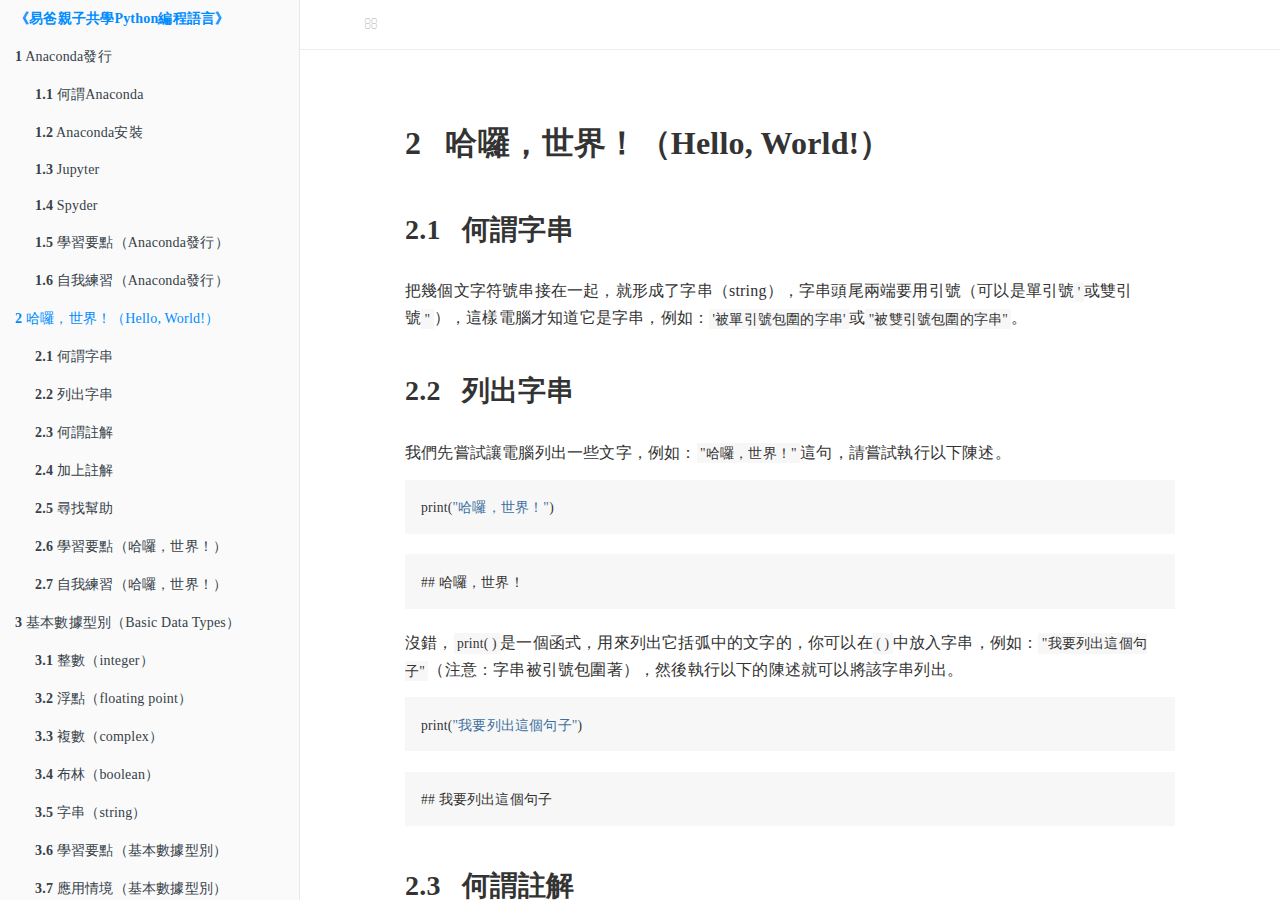
<file: docs/哈囉世界hello-world.html>
<!DOCTYPE html>
<html lang="" xml:lang="">
<head>

  <meta charset="utf-8" />
  <meta http-equiv="X-UA-Compatible" content="IE=edge" />
  <title>2 哈囉，世界！（Hello, World!） | YiBaPython</title>
  <meta name="description" content="2 哈囉，世界！（Hello, World!） | YiBaPython" />
  <meta name="generator" content="bookdown 0.20 and GitBook 2.6.7" />

  <meta property="og:title" content="2 哈囉，世界！（Hello, World!） | YiBaPython" />
  <meta property="og:type" content="book" />
  
  
  
  

  <meta name="twitter:card" content="summary" />
  <meta name="twitter:title" content="2 哈囉，世界！（Hello, World!） | YiBaPython" />
  
  
  




  <meta name="viewport" content="width=device-width, initial-scale=1" />
  <meta name="apple-mobile-web-app-capable" content="yes" />
  <meta name="apple-mobile-web-app-status-bar-style" content="black" />
  
  
<link rel="prev" href="anaconda發行.html"/>
<link rel="next" href="基本數據型別basic-data-types.html"/>
<script src="libs/jquery-2.2.3/jquery.min.js"></script>
<link href="libs/gitbook-2.6.7/css/style.css" rel="stylesheet" />
<link href="libs/gitbook-2.6.7/css/plugin-table.css" rel="stylesheet" />
<link href="libs/gitbook-2.6.7/css/plugin-bookdown.css" rel="stylesheet" />
<link href="libs/gitbook-2.6.7/css/plugin-highlight.css" rel="stylesheet" />
<link href="libs/gitbook-2.6.7/css/plugin-search.css" rel="stylesheet" />
<link href="libs/gitbook-2.6.7/css/plugin-fontsettings.css" rel="stylesheet" />
<link href="libs/gitbook-2.6.7/css/plugin-clipboard.css" rel="stylesheet" />









<script src="libs/accessible-code-block-0.0.1/empty-anchor.js"></script>


<style type="text/css">
code.sourceCode > span { display: inline-block; line-height: 1.25; }
code.sourceCode > span { color: inherit; text-decoration: inherit; }
code.sourceCode > span:empty { height: 1.2em; }
.sourceCode { overflow: visible; }
code.sourceCode { white-space: pre; position: relative; }
pre.sourceCode { margin: 0; }
@media screen {
div.sourceCode { overflow: auto; }
}
@media print {
code.sourceCode { white-space: pre-wrap; }
code.sourceCode > span { text-indent: -5em; padding-left: 5em; }
}
pre.numberSource code
  { counter-reset: source-line 0; }
pre.numberSource code > span
  { position: relative; left: -4em; counter-increment: source-line; }
pre.numberSource code > span > a:first-child::before
  { content: counter(source-line);
    position: relative; left: -1em; text-align: right; vertical-align: baseline;
    border: none; display: inline-block;
    -webkit-touch-callout: none; -webkit-user-select: none;
    -khtml-user-select: none; -moz-user-select: none;
    -ms-user-select: none; user-select: none;
    padding: 0 4px; width: 4em;
    color: #aaaaaa;
  }
pre.numberSource { margin-left: 3em; border-left: 1px solid #aaaaaa;  padding-left: 4px; }
div.sourceCode
  {   }
@media screen {
code.sourceCode > span > a:first-child::before { text-decoration: underline; }
}
code span.al { color: #ff0000; font-weight: bold; } /* Alert */
code span.an { color: #60a0b0; font-weight: bold; font-style: italic; } /* Annotation */
code span.at { color: #7d9029; } /* Attribute */
code span.bn { color: #40a070; } /* BaseN */
code span.bu { } /* BuiltIn */
code span.cf { color: #007020; font-weight: bold; } /* ControlFlow */
code span.ch { color: #4070a0; } /* Char */
code span.cn { color: #880000; } /* Constant */
code span.co { color: #60a0b0; font-style: italic; } /* Comment */
code span.cv { color: #60a0b0; font-weight: bold; font-style: italic; } /* CommentVar */
code span.do { color: #ba2121; font-style: italic; } /* Documentation */
code span.dt { color: #902000; } /* DataType */
code span.dv { color: #40a070; } /* DecVal */
code span.er { color: #ff0000; font-weight: bold; } /* Error */
code span.ex { } /* Extension */
code span.fl { color: #40a070; } /* Float */
code span.fu { color: #06287e; } /* Function */
code span.im { } /* Import */
code span.in { color: #60a0b0; font-weight: bold; font-style: italic; } /* Information */
code span.kw { color: #007020; font-weight: bold; } /* Keyword */
code span.op { color: #666666; } /* Operator */
code span.ot { color: #007020; } /* Other */
code span.pp { color: #bc7a00; } /* Preprocessor */
code span.sc { color: #4070a0; } /* SpecialChar */
code span.ss { color: #bb6688; } /* SpecialString */
code span.st { color: #4070a0; } /* String */
code span.va { color: #19177c; } /* Variable */
code span.vs { color: #4070a0; } /* VerbatimString */
code span.wa { color: #60a0b0; font-weight: bold; font-style: italic; } /* Warning */
</style>

<link rel="stylesheet" href="css\JhengHei.css" type="text/css" />
</head>

<body>



  <div class="book without-animation with-summary font-size-2 font-family-1" data-basepath=".">

    <div class="book-summary">
      <nav role="navigation">

<ul class="summary">
<li><a href="index.html#易爸親子共學python編程語言"><strong>《易爸親子共學Python編程語言》</strong></a></li>
<li class="chapter" data-level="1" data-path="anaconda發行.html"><a href="anaconda發行.html"><i class="fa fa-check"></i><b>1</b> Anaconda發行</a><ul>
<li class="chapter" data-level="1.1" data-path="anaconda發行.html"><a href="anaconda發行.html#何謂anaconda"><i class="fa fa-check"></i><b>1.1</b> 何謂Anaconda</a></li>
<li class="chapter" data-level="1.2" data-path="anaconda發行.html"><a href="anaconda發行.html#anaconda安裝"><i class="fa fa-check"></i><b>1.2</b> Anaconda安裝</a></li>
<li class="chapter" data-level="1.3" data-path="anaconda發行.html"><a href="anaconda發行.html#jupyter"><i class="fa fa-check"></i><b>1.3</b> Jupyter</a><ul>
<li class="chapter" data-level="1.3.1" data-path="anaconda發行.html"><a href="anaconda發行.html#何謂jupyter"><i class="fa fa-check"></i><b>1.3.1</b> 何謂Jupyter</a></li>
<li class="chapter" data-level="1.3.2" data-path="anaconda發行.html"><a href="anaconda發行.html#開啟jupyter"><i class="fa fa-check"></i><b>1.3.2</b> 開啟Jupyter</a></li>
<li class="chapter" data-level="1.3.3" data-path="anaconda發行.html"><a href="anaconda發行.html#jupyter教學"><i class="fa fa-check"></i><b>1.3.3</b> Jupyter教學</a></li>
</ul></li>
<li class="chapter" data-level="1.4" data-path="anaconda發行.html"><a href="anaconda發行.html#spyder"><i class="fa fa-check"></i><b>1.4</b> Spyder</a><ul>
<li class="chapter" data-level="1.4.1" data-path="anaconda發行.html"><a href="anaconda發行.html#何謂spyder"><i class="fa fa-check"></i><b>1.4.1</b> 何謂Spyder</a></li>
<li class="chapter" data-level="1.4.2" data-path="anaconda發行.html"><a href="anaconda發行.html#開啟spyder"><i class="fa fa-check"></i><b>1.4.2</b> 開啟Spyder</a></li>
<li class="chapter" data-level="1.4.3" data-path="anaconda發行.html"><a href="anaconda發行.html#spyder教學"><i class="fa fa-check"></i><b>1.4.3</b> Spyder教學</a></li>
</ul></li>
<li class="chapter" data-level="1.5" data-path="anaconda發行.html"><a href="anaconda發行.html#學習要點anaconda發行"><i class="fa fa-check"></i><b>1.5</b> 學習要點（Anaconda發行）</a></li>
<li class="chapter" data-level="1.6" data-path="anaconda發行.html"><a href="anaconda發行.html#自我練習anaconda發行"><i class="fa fa-check"></i><b>1.6</b> 自我練習（Anaconda發行）</a></li>
</ul></li>
<li class="chapter" data-level="2" data-path="哈囉世界hello-world.html"><a href="哈囉世界hello-world.html"><i class="fa fa-check"></i><b>2</b> 哈囉，世界！（Hello, World!）</a><ul>
<li class="chapter" data-level="2.1" data-path="哈囉世界hello-world.html"><a href="哈囉世界hello-world.html#何謂字串"><i class="fa fa-check"></i><b>2.1</b> 何謂字串</a></li>
<li class="chapter" data-level="2.2" data-path="哈囉世界hello-world.html"><a href="哈囉世界hello-world.html#列出字串"><i class="fa fa-check"></i><b>2.2</b> 列出字串</a></li>
<li class="chapter" data-level="2.3" data-path="哈囉世界hello-world.html"><a href="哈囉世界hello-world.html#何謂註解"><i class="fa fa-check"></i><b>2.3</b> 何謂註解</a></li>
<li class="chapter" data-level="2.4" data-path="哈囉世界hello-world.html"><a href="哈囉世界hello-world.html#加上註解"><i class="fa fa-check"></i><b>2.4</b> 加上註解</a></li>
<li class="chapter" data-level="2.5" data-path="哈囉世界hello-world.html"><a href="哈囉世界hello-world.html#尋找幫助"><i class="fa fa-check"></i><b>2.5</b> 尋找幫助</a></li>
<li class="chapter" data-level="2.6" data-path="哈囉世界hello-world.html"><a href="哈囉世界hello-world.html#學習要點哈囉世界"><i class="fa fa-check"></i><b>2.6</b> 學習要點（哈囉，世界！）</a></li>
<li class="chapter" data-level="2.7" data-path="哈囉世界hello-world.html"><a href="哈囉世界hello-world.html#自我練習哈囉世界"><i class="fa fa-check"></i><b>2.7</b> 自我練習（哈囉，世界！）</a></li>
</ul></li>
<li class="chapter" data-level="3" data-path="基本數據型別basic-data-types.html"><a href="基本數據型別basic-data-types.html"><i class="fa fa-check"></i><b>3</b> 基本數據型別（Basic Data Types）</a><ul>
<li class="chapter" data-level="3.1" data-path="基本數據型別basic-data-types.html"><a href="基本數據型別basic-data-types.html#整數integer"><i class="fa fa-check"></i><b>3.1</b> 整數（integer）</a><ul>
<li class="chapter" data-level="3.1.1" data-path="基本數據型別basic-data-types.html"><a href="基本數據型別basic-data-types.html#列出整數"><i class="fa fa-check"></i><b>3.1.1</b> 列出整數</a></li>
<li class="chapter" data-level="3.1.2" data-path="基本數據型別basic-data-types.html"><a href="基本數據型別basic-data-types.html#何謂數據型別"><i class="fa fa-check"></i><b>3.1.2</b> 何謂數據型別</a></li>
<li class="chapter" data-level="3.1.3" data-path="基本數據型別basic-data-types.html"><a href="基本數據型別basic-data-types.html#算術運算子arithmetic-operator"><i class="fa fa-check"></i><b>3.1.3</b> 算術運算子（arithmetic operator）</a></li>
<li class="chapter" data-level="3.1.4" data-path="基本數據型別basic-data-types.html"><a href="基本數據型別basic-data-types.html#整數運算"><i class="fa fa-check"></i><b>3.1.4</b> 整數運算</a></li>
<li class="chapter" data-level="3.1.5" data-path="基本數據型別basic-data-types.html"><a href="基本數據型別basic-data-types.html#自我練習整數算數運算"><i class="fa fa-check"></i><b>3.1.5</b> 自我練習（整數算數運算）</a></li>
</ul></li>
<li class="chapter" data-level="3.2" data-path="基本數據型別basic-data-types.html"><a href="基本數據型別basic-data-types.html#浮點floating-point"><i class="fa fa-check"></i><b>3.2</b> 浮點（floating point）</a><ul>
<li class="chapter" data-level="3.2.1" data-path="基本數據型別basic-data-types.html"><a href="基本數據型別basic-data-types.html#浮點運算"><i class="fa fa-check"></i><b>3.2.1</b> 浮點運算</a></li>
<li class="chapter" data-level="3.2.2" data-path="基本數據型別basic-data-types.html"><a href="基本數據型別basic-data-types.html#型別轉換整數浮點"><i class="fa fa-check"></i><b>3.2.2</b> 型別轉換（整數、浮點）</a></li>
<li class="chapter" data-level="3.2.3" data-path="基本數據型別basic-data-types.html"><a href="基本數據型別basic-data-types.html#自我練習整數浮點算數運算型別轉換"><i class="fa fa-check"></i><b>3.2.3</b> 自我練習（整數浮點算數運算、型別轉換）</a></li>
</ul></li>
<li class="chapter" data-level="3.3" data-path="基本數據型別basic-data-types.html"><a href="基本數據型別basic-data-types.html#複數complex"><i class="fa fa-check"></i><b>3.3</b> 複數（complex）</a></li>
<li class="chapter" data-level="3.4" data-path="基本數據型別basic-data-types.html"><a href="基本數據型別basic-data-types.html#布林boolean"><i class="fa fa-check"></i><b>3.4</b> 布林（boolean）</a><ul>
<li class="chapter" data-level="3.4.1" data-path="基本數據型別basic-data-types.html"><a href="基本數據型別basic-data-types.html#比較運算子comparison-operator"><i class="fa fa-check"></i><b>3.4.1</b> 比較運算子（comparison operator）</a></li>
<li class="chapter" data-level="3.4.2" data-path="基本數據型別basic-data-types.html"><a href="基本數據型別basic-data-types.html#邏輯運算子logical-operator"><i class="fa fa-check"></i><b>3.4.2</b> 邏輯運算子（logical operator）</a></li>
<li class="chapter" data-level="3.4.3" data-path="基本數據型別basic-data-types.html"><a href="基本數據型別basic-data-types.html#運算先後順序"><i class="fa fa-check"></i><b>3.4.3</b> 運算先後順序</a></li>
<li class="chapter" data-level="3.4.4" data-path="基本數據型別basic-data-types.html"><a href="基本數據型別basic-data-types.html#型別轉換布林整數浮點"><i class="fa fa-check"></i><b>3.4.4</b> 型別轉換（布林、整數、浮點）</a></li>
<li class="chapter" data-level="3.4.5" data-path="基本數據型別basic-data-types.html"><a href="基本數據型別basic-data-types.html#自我練習比較運算邏輯運算型別轉換"><i class="fa fa-check"></i><b>3.4.5</b> 自我練習（比較運算、邏輯運算、型別轉換）</a></li>
</ul></li>
<li class="chapter" data-level="3.5" data-path="基本數據型別basic-data-types.html"><a href="基本數據型別basic-data-types.html#字串string"><i class="fa fa-check"></i><b>3.5</b> 字串（string）</a><ul>
<li class="chapter" data-level="3.5.1" data-path="基本數據型別basic-data-types.html"><a href="基本數據型別basic-data-types.html#字串運算"><i class="fa fa-check"></i><b>3.5.1</b> 字串運算</a></li>
<li class="chapter" data-level="3.5.2" data-path="基本數據型別basic-data-types.html"><a href="基本數據型別basic-data-types.html#型別轉換字串整數浮點"><i class="fa fa-check"></i><b>3.5.2</b> 型別轉換（字串、整數、浮點）</a></li>
<li class="chapter" data-level="3.5.3" data-path="基本數據型別basic-data-types.html"><a href="基本數據型別basic-data-types.html#自我練習混合四種型別三種運算四種型別轉換調整運算執行順序"><i class="fa fa-check"></i><b>3.5.3</b> 自我練習（混合四種型別三種運算、四種型別轉換、調整運算執行順序）</a></li>
<li class="chapter" data-level="3.5.4" data-path="基本數據型別basic-data-types.html"><a href="基本數據型別basic-data-types.html#字串方法"><i class="fa fa-check"></i><b>3.5.4</b> 字串方法</a></li>
<li class="chapter" data-level="3.5.5" data-path="基本數據型別basic-data-types.html"><a href="基本數據型別basic-data-types.html#自我練習字串方法"><i class="fa fa-check"></i><b>3.5.5</b> 自我練習（字串方法）</a></li>
</ul></li>
<li class="chapter" data-level="3.6" data-path="基本數據型別basic-data-types.html"><a href="基本數據型別basic-data-types.html#學習要點基本數據型別"><i class="fa fa-check"></i><b>3.6</b> 學習要點（基本數據型別）</a></li>
<li class="chapter" data-level="3.7" data-path="基本數據型別basic-data-types.html"><a href="基本數據型別basic-data-types.html#應用情境基本數據型別"><i class="fa fa-check"></i><b>3.7</b> 應用情境（基本數據型別）</a></li>
<li class="chapter" data-level="3.8" data-path="基本數據型別basic-data-types.html"><a href="基本數據型別basic-data-types.html#尋找幫助基本數據型別"><i class="fa fa-check"></i><b>3.8</b> 尋找幫助（基本數據型別）</a></li>
</ul></li>
<li class="chapter" data-level="4" data-path="變項variables.html"><a href="變項variables.html"><i class="fa fa-check"></i><b>4</b> 變項（Variables）</a><ul>
<li class="chapter" data-level="4.1" data-path="變項variables.html"><a href="變項variables.html#何謂變項"><i class="fa fa-check"></i><b>4.1</b> 何謂變項</a></li>
<li class="chapter" data-level="4.2" data-path="變項variables.html"><a href="變項variables.html#為何要用變項"><i class="fa fa-check"></i><b>4.2</b> 為何要用變項</a></li>
<li class="chapter" data-level="4.3" data-path="變項variables.html"><a href="變項variables.html#指派注意事項"><i class="fa fa-check"></i><b>4.3</b> 指派注意事項</a></li>
<li class="chapter" data-level="4.4" data-path="變項variables.html"><a href="變項variables.html#變項命名規則"><i class="fa fa-check"></i><b>4.4</b> 變項命名規則</a></li>
<li class="chapter" data-level="4.5" data-path="變項variables.html"><a href="變項variables.html#學習要點變項"><i class="fa fa-check"></i><b>4.5</b> 學習要點（變項）</a></li>
<li class="chapter" data-level="4.6" data-path="變項variables.html"><a href="變項variables.html#自我練習變項"><i class="fa fa-check"></i><b>4.6</b> 自我練習（變項）</a></li>
</ul></li>
<li class="chapter" data-level="5" data-path="基本彙集型別basic-collection-types.html"><a href="基本彙集型別basic-collection-types.html"><i class="fa fa-check"></i><b>5</b> 基本彙集型別（Basic Collection Types）</a><ul>
<li class="chapter" data-level="5.1" data-path="基本彙集型別basic-collection-types.html"><a href="基本彙集型別basic-collection-types.html#元組tuple"><i class="fa fa-check"></i><b>5.1</b> 元組（tuple）</a><ul>
<li class="chapter" data-level="5.1.1" data-path="基本彙集型別basic-collection-types.html"><a href="基本彙集型別basic-collection-types.html#元組建構"><i class="fa fa-check"></i><b>5.1.1</b> 元組建構</a></li>
<li class="chapter" data-level="5.1.2" data-path="基本彙集型別basic-collection-types.html"><a href="基本彙集型別basic-collection-types.html#元組索引"><i class="fa fa-check"></i><b>5.1.2</b> 元組索引</a><ul>
<li class="chapter" data-level="5.1.2.1" data-path="基本彙集型別basic-collection-types.html"><a href="基本彙集型別basic-collection-types.html#零基索引zero-based-indexing"><i class="fa fa-check"></i><b>5.1.2.1</b> 零基索引（zero-based indexing）</a></li>
<li class="chapter" data-level="5.1.2.2" data-path="基本彙集型別basic-collection-types.html"><a href="基本彙集型別basic-collection-types.html#負值索引"><i class="fa fa-check"></i><b>5.1.2.2</b> 負值索引</a></li>
<li class="chapter" data-level="5.1.2.3" data-path="基本彙集型別basic-collection-types.html"><a href="基本彙集型別basic-collection-types.html#範圍索引"><i class="fa fa-check"></i><b>5.1.2.3</b> 範圍索引</a></li>
</ul></li>
<li class="chapter" data-level="5.1.3" data-path="基本彙集型別basic-collection-types.html"><a href="基本彙集型別basic-collection-types.html#元組算術運算"><i class="fa fa-check"></i><b>5.1.3</b> 元組算術運算</a></li>
<li class="chapter" data-level="5.1.4" data-path="基本彙集型別basic-collection-types.html"><a href="基本彙集型別basic-collection-types.html#元組常用函式"><i class="fa fa-check"></i><b>5.1.4</b> 元組常用函式</a></li>
<li class="chapter" data-level="5.1.5" data-path="基本彙集型別basic-collection-types.html"><a href="基本彙集型別basic-collection-types.html#元組常用方法"><i class="fa fa-check"></i><b>5.1.5</b> 元組常用方法</a></li>
<li class="chapter" data-level="5.1.6" data-path="基本彙集型別basic-collection-types.html"><a href="基本彙集型別basic-collection-types.html#自我練習元組"><i class="fa fa-check"></i><b>5.1.6</b> 自我練習（元組）</a></li>
</ul></li>
<li class="chapter" data-level="5.2" data-path="基本彙集型別basic-collection-types.html"><a href="基本彙集型別basic-collection-types.html#串列list"><i class="fa fa-check"></i><b>5.2</b> 串列（list）</a><ul>
<li class="chapter" data-level="5.2.1" data-path="基本彙集型別basic-collection-types.html"><a href="基本彙集型別basic-collection-types.html#串列建構"><i class="fa fa-check"></i><b>5.2.1</b> 串列建構</a></li>
<li class="chapter" data-level="5.2.2" data-path="基本彙集型別basic-collection-types.html"><a href="基本彙集型別basic-collection-types.html#串列索引"><i class="fa fa-check"></i><b>5.2.2</b> 串列索引</a></li>
<li class="chapter" data-level="5.2.3" data-path="基本彙集型別basic-collection-types.html"><a href="基本彙集型別basic-collection-types.html#串列算術運算常用函式常用方法"><i class="fa fa-check"></i><b>5.2.3</b> 串列算術運算、常用函式、常用方法</a></li>
<li class="chapter" data-level="5.2.4" data-path="基本彙集型別basic-collection-types.html"><a href="基本彙集型別basic-collection-types.html#物件可變與否"><i class="fa fa-check"></i><b>5.2.4</b> 物件可變與否</a></li>
<li class="chapter" data-level="5.2.5" data-path="基本彙集型別basic-collection-types.html"><a href="基本彙集型別basic-collection-types.html#串列可用方法"><i class="fa fa-check"></i><b>5.2.5</b> 串列可用方法</a></li>
<li class="chapter" data-level="5.2.6" data-path="基本彙集型別basic-collection-types.html"><a href="基本彙集型別basic-collection-types.html#學習要點可索引的物件"><i class="fa fa-check"></i><b>5.2.6</b> 學習要點（可索引的物件）</a></li>
<li class="chapter" data-level="5.2.7" data-path="基本彙集型別basic-collection-types.html"><a href="基本彙集型別basic-collection-types.html#自我練習串列"><i class="fa fa-check"></i><b>5.2.7</b> 自我練習（串列）</a></li>
</ul></li>
<li class="chapter" data-level="5.3" data-path="基本彙集型別basic-collection-types.html"><a href="基本彙集型別basic-collection-types.html#集合set"><i class="fa fa-check"></i><b>5.3</b> 集合（set）</a><ul>
<li class="chapter" data-level="5.3.1" data-path="基本彙集型別basic-collection-types.html"><a href="基本彙集型別basic-collection-types.html#集合建構"><i class="fa fa-check"></i><b>5.3.1</b> 集合建構</a></li>
<li class="chapter" data-level="5.3.2" data-path="基本彙集型別basic-collection-types.html"><a href="基本彙集型別basic-collection-types.html#集合方法"><i class="fa fa-check"></i><b>5.3.2</b> 集合方法</a></li>
<li class="chapter" data-level="5.3.3" data-path="基本彙集型別basic-collection-types.html"><a href="基本彙集型別basic-collection-types.html#自我練習集合"><i class="fa fa-check"></i><b>5.3.3</b> 自我練習（集合）</a></li>
</ul></li>
<li class="chapter" data-level="5.4" data-path="基本彙集型別basic-collection-types.html"><a href="基本彙集型別basic-collection-types.html#字典dictionary"><i class="fa fa-check"></i><b>5.4</b> 字典（dictionary）</a><ul>
<li class="chapter" data-level="5.4.1" data-path="基本彙集型別basic-collection-types.html"><a href="基本彙集型別basic-collection-types.html#字典建構"><i class="fa fa-check"></i><b>5.4.1</b> 字典建構</a></li>
<li class="chapter" data-level="5.4.2" data-path="基本彙集型別basic-collection-types.html"><a href="基本彙集型別basic-collection-types.html#字典索引"><i class="fa fa-check"></i><b>5.4.2</b> 字典索引</a></li>
<li class="chapter" data-level="5.4.3" data-path="基本彙集型別basic-collection-types.html"><a href="基本彙集型別basic-collection-types.html#字典方法"><i class="fa fa-check"></i><b>5.4.3</b> 字典方法</a></li>
<li class="chapter" data-level="5.4.4" data-path="基本彙集型別basic-collection-types.html"><a href="基本彙集型別basic-collection-types.html#學習要點型別索引有序可變"><i class="fa fa-check"></i><b>5.4.4</b> 學習要點（型別、索引、有序、可變）</a></li>
<li class="chapter" data-level="5.4.5" data-path="基本彙集型別basic-collection-types.html"><a href="基本彙集型別basic-collection-types.html#自我練習字典"><i class="fa fa-check"></i><b>5.4.5</b> 自我練習（字典）</a></li>
</ul></li>
<li class="chapter" data-level="5.5" data-path="基本彙集型別basic-collection-types.html"><a href="基本彙集型別basic-collection-types.html#巢式彙集nested-collection"><i class="fa fa-check"></i><b>5.5</b> 巢式彙集（nested collection）</a><ul>
<li class="chapter" data-level="5.5.1" data-path="基本彙集型別basic-collection-types.html"><a href="基本彙集型別basic-collection-types.html#巢式彙集建構"><i class="fa fa-check"></i><b>5.5.1</b> 巢式彙集建構</a></li>
<li class="chapter" data-level="5.5.2" data-path="基本彙集型別basic-collection-types.html"><a href="基本彙集型別basic-collection-types.html#自我練習巢式彙集"><i class="fa fa-check"></i><b>5.5.2</b> 自我練習（巢式彙集）</a></li>
</ul></li>
</ul></li>
<li class="chapter" data-level="6" data-path="序列型別sequence-types.html"><a href="序列型別sequence-types.html"><i class="fa fa-check"></i><b>6</b> 序列型別（Sequence Types）</a><ul>
<li class="chapter" data-level="6.1" data-path="序列型別sequence-types.html"><a href="序列型別sequence-types.html#範圍range"><i class="fa fa-check"></i><b>6.1</b> 範圍（range）</a><ul>
<li class="chapter" data-level="6.1.1" data-path="序列型別sequence-types.html"><a href="序列型別sequence-types.html#範圍建構"><i class="fa fa-check"></i><b>6.1.1</b> 範圍建構</a></li>
<li class="chapter" data-level="6.1.2" data-path="序列型別sequence-types.html"><a href="序列型別sequence-types.html#範圍用途"><i class="fa fa-check"></i><b>6.1.2</b> 範圍用途</a></li>
</ul></li>
<li class="chapter" data-level="6.2" data-path="序列型別sequence-types.html"><a href="序列型別sequence-types.html#字串string-sequence"><i class="fa fa-check"></i><b>6.2</b> 字串（string, sequence）</a><ul>
<li class="chapter" data-level="6.2.1" data-path="序列型別sequence-types.html"><a href="序列型別sequence-types.html#字串格式"><i class="fa fa-check"></i><b>6.2.1</b> 字串格式</a></li>
<li class="chapter" data-level="6.2.2" data-path="序列型別sequence-types.html"><a href="序列型別sequence-types.html#字串輸入"><i class="fa fa-check"></i><b>6.2.2</b> 字串輸入</a></li>
<li class="chapter" data-level="6.2.3" data-path="序列型別sequence-types.html"><a href="序列型別sequence-types.html#字串的分拆和結合"><i class="fa fa-check"></i><b>6.2.3</b> 字串的分拆和結合</a></li>
</ul></li>
<li class="chapter" data-level="6.3" data-path="序列型別sequence-types.html"><a href="序列型別sequence-types.html#查找變項型別及其方法"><i class="fa fa-check"></i><b>6.3</b> 查找變項型別及其方法</a></li>
<li class="chapter" data-level="6.4" data-path="序列型別sequence-types.html"><a href="序列型別sequence-types.html#學習要點序列型別"><i class="fa fa-check"></i><b>6.4</b> 學習要點（序列型別）</a></li>
<li class="chapter" data-level="6.5" data-path="序列型別sequence-types.html"><a href="序列型別sequence-types.html#自我練習序列型別"><i class="fa fa-check"></i><b>6.5</b> 自我練習（序列型別）</a></li>
</ul></li>
<li class="chapter" data-level="7" data-path="條件陳述conditional-statements.html"><a href="條件陳述conditional-statements.html"><i class="fa fa-check"></i><b>7</b> 條件陳述（Conditional Statements）</a><ul>
<li class="chapter" data-level="7.1" data-path="條件陳述conditional-statements.html"><a href="條件陳述conditional-statements.html#何謂條件"><i class="fa fa-check"></i><b>7.1</b> 何謂條件</a></li>
<li class="chapter" data-level="7.2" data-path="條件陳述conditional-statements.html"><a href="條件陳述conditional-statements.html#if相關陳述"><i class="fa fa-check"></i><b>7.2</b> if相關陳述</a><ul>
<li class="chapter" data-level="7.2.1" data-path="條件陳述conditional-statements.html"><a href="條件陳述conditional-statements.html#if-陳述"><i class="fa fa-check"></i><b>7.2.1</b> if… 陳述</a></li>
<li class="chapter" data-level="7.2.2" data-path="條件陳述conditional-statements.html"><a href="條件陳述conditional-statements.html#if-else-陳述"><i class="fa fa-check"></i><b>7.2.2</b> if… else… 陳述</a></li>
<li class="chapter" data-level="7.2.3" data-path="條件陳述conditional-statements.html"><a href="條件陳述conditional-statements.html#if-elif-else-陳述"><i class="fa fa-check"></i><b>7.2.3</b> if… elif… else… 陳述</a></li>
</ul></li>
<li class="chapter" data-level="7.3" data-path="條件陳述conditional-statements.html"><a href="條件陳述conditional-statements.html#學習要點條件陳述"><i class="fa fa-check"></i><b>7.3</b> 學習要點（條件陳述）</a></li>
<li class="chapter" data-level="7.4" data-path="條件陳述conditional-statements.html"><a href="條件陳述conditional-statements.html#應用情境條件陳述"><i class="fa fa-check"></i><b>7.4</b> 應用情境（條件陳述）</a></li>
</ul></li>
<li class="chapter" data-level="8" data-path="迴圈loops.html"><a href="迴圈loops.html"><i class="fa fa-check"></i><b>8</b> 迴圈（Loops）</a><ul>
<li class="chapter" data-level="8.1" data-path="迴圈loops.html"><a href="迴圈loops.html#何謂迴圈"><i class="fa fa-check"></i><b>8.1</b> 何謂迴圈</a></li>
<li class="chapter" data-level="8.2" data-path="迴圈loops.html"><a href="迴圈loops.html#for迴圈"><i class="fa fa-check"></i><b>8.2</b> for迴圈</a><ul>
<li class="chapter" data-level="8.2.1" data-path="迴圈loops.html"><a href="迴圈loops.html#for-陳述"><i class="fa fa-check"></i><b>8.2.1</b> for… 陳述</a></li>
<li class="chapter" data-level="8.2.2" data-path="迴圈loops.html"><a href="迴圈loops.html#for-if-break-陳述"><i class="fa fa-check"></i><b>8.2.2</b> for… if… break 陳述</a></li>
<li class="chapter" data-level="8.2.3" data-path="迴圈loops.html"><a href="迴圈loops.html#for-if-continue-陳述"><i class="fa fa-check"></i><b>8.2.3</b> for… if… continue 陳述</a></li>
</ul></li>
<li class="chapter" data-level="8.3" data-path="迴圈loops.html"><a href="迴圈loops.html#while迴圈"><i class="fa fa-check"></i><b>8.3</b> while迴圈</a><ul>
<li class="chapter" data-level="8.3.1" data-path="迴圈loops.html"><a href="迴圈loops.html#while-陳述"><i class="fa fa-check"></i><b>8.3.1</b> while… 陳述</a></li>
<li class="chapter" data-level="8.3.2" data-path="迴圈loops.html"><a href="迴圈loops.html#while-if-break-陳述"><i class="fa fa-check"></i><b>8.3.2</b> while… if… break 陳述</a></li>
<li class="chapter" data-level="8.3.3" data-path="迴圈loops.html"><a href="迴圈loops.html#while-if-continue-陳述"><i class="fa fa-check"></i><b>8.3.3</b> while… if… continue 陳述</a></li>
</ul></li>
<li class="chapter" data-level="8.4" data-path="迴圈loops.html"><a href="迴圈loops.html#應用情境迴圈"><i class="fa fa-check"></i><b>8.4</b> 應用情境（迴圈）</a></li>
<li class="chapter" data-level="8.5" data-path="迴圈loops.html"><a href="迴圈loops.html#推衍comprehension"><i class="fa fa-check"></i><b>8.5</b> 推衍（comprehension）</a><ul>
<li class="chapter" data-level="8.5.1" data-path="迴圈loops.html"><a href="迴圈loops.html#串列推衍list-comprehension"><i class="fa fa-check"></i><b>8.5.1</b> 串列推衍（list comprehension）</a></li>
<li class="chapter" data-level="8.5.2" data-path="迴圈loops.html"><a href="迴圈loops.html#字典推衍dictionary-comprehension"><i class="fa fa-check"></i><b>8.5.2</b> 字典推衍（dictionary comprehension）</a></li>
</ul></li>
<li class="chapter" data-level="8.6" data-path="迴圈loops.html"><a href="迴圈loops.html#學習要點"><i class="fa fa-check"></i><b>8.6</b> 學習要點</a></li>
</ul></li>
<li class="chapter" data-level="9" data-path="函式functions.html"><a href="函式functions.html"><i class="fa fa-check"></i><b>9</b> 函式（Functions）</a><ul>
<li class="chapter" data-level="9.1" data-path="函式functions.html"><a href="函式functions.html#何謂函式"><i class="fa fa-check"></i><b>9.1</b> 何謂函式</a></li>
<li class="chapter" data-level="9.2" data-path="函式functions.html"><a href="函式functions.html#為何需要函式"><i class="fa fa-check"></i><b>9.2</b> 為何需要函式</a></li>
<li class="chapter" data-level="9.3" data-path="函式functions.html"><a href="函式functions.html#函式建構"><i class="fa fa-check"></i><b>9.3</b> 函式建構</a><ul>
<li class="chapter" data-level="9.3.1" data-path="函式functions.html"><a href="函式functions.html#無輸入值"><i class="fa fa-check"></i><b>9.3.1</b> 無輸入值</a></li>
<li class="chapter" data-level="9.3.2" data-path="函式functions.html"><a href="函式functions.html#有輸入值但無輸入預設值"><i class="fa fa-check"></i><b>9.3.2</b> 有輸入值，但無輸入預設值</a></li>
<li class="chapter" data-level="9.3.3" data-path="函式functions.html"><a href="函式functions.html#有輸入值也有輸入預設值"><i class="fa fa-check"></i><b>9.3.3</b> 有輸入值，也有輸入預設值</a></li>
</ul></li>
<li class="chapter" data-level="9.4" data-path="函式functions.html"><a href="函式functions.html#函式建構範例"><i class="fa fa-check"></i><b>9.4</b> 函式建構範例</a></li>
</ul></li>
<li class="chapter" data-level="10" data-path="模組modules.html"><a href="模組modules.html"><i class="fa fa-check"></i><b>10</b> 模組（Modules）</a><ul>
<li class="chapter" data-level="10.1" data-path="模組modules.html"><a href="模組modules.html#何謂模組"><i class="fa fa-check"></i><b>10.1</b> 何謂模組</a></li>
<li class="chapter" data-level="10.2" data-path="模組modules.html"><a href="模組modules.html#模組建構"><i class="fa fa-check"></i><b>10.2</b> 模組建構</a></li>
<li class="chapter" data-level="10.3" data-path="模組modules.html"><a href="模組modules.html#模組使用"><i class="fa fa-check"></i><b>10.3</b> 模組使用</a></li>
<li class="chapter" data-level="10.4" data-path="模組modules.html"><a href="模組modules.html#學習要點模組"><i class="fa fa-check"></i><b>10.4</b> 學習要點（模組）</a></li>
<li class="chapter" data-level="10.5" data-path="模組modules.html"><a href="模組modules.html#自我練習模組"><i class="fa fa-check"></i><b>10.5</b> 自我練習（模組）</a></li>
</ul></li>
<li class="chapter" data-level="11" data-path="電子郵件emails.html"><a href="電子郵件emails.html"><i class="fa fa-check"></i><b>11</b> 電子郵件（EMails）</a><ul>
<li class="chapter" data-level="11.1" data-path="電子郵件emails.html"><a href="電子郵件emails.html#寄發郵件"><i class="fa fa-check"></i><b>11.1</b> 寄發郵件</a></li>
</ul></li>
</ul>

      </nav>
    </div>

    <div class="book-body">
      <div class="body-inner">
        <div class="book-header" role="navigation">
          <h1>
            <i class="fa fa-circle-o-notch fa-spin"></i><a href="./">YiBaPython</a>
          </h1>
        </div>

        <div class="page-wrapper" tabindex="-1" role="main">
          <div class="page-inner">

            <section class="normal" id="section-">
<div id="哈囉世界hello-world" class="section level1">
<h1><span class="header-section-number">2</span> 哈囉，世界！（Hello, World!）</h1>
<div id="何謂字串" class="section level2">
<h2><span class="header-section-number">2.1</span> 何謂字串</h2>
<p>把幾個文字符號串接在一起，就形成了字串（string），字串頭尾兩端要用引號（可以是單引號<code>'</code>或雙引號<code>"</code>），這樣電腦才知道它是字串，例如：<code>'被單引號包圍的字串'</code>或<code>"被雙引號包圍的字串"</code>。</p>
</div>
<div id="列出字串" class="section level2">
<h2><span class="header-section-number">2.2</span> 列出字串</h2>
<p>我們先嘗試讓電腦列出一些文字，例如：<code>"哈囉，世界！"</code>這句，請嘗試執行以下陳述。</p>
<div class="sourceCode" id="cb1"><pre class="sourceCode python"><code class="sourceCode python"><span id="cb1-1"><a href="哈囉世界hello-world.html#cb1-1"></a><span class="bu">print</span>(<span class="st">&quot;哈囉，世界！&quot;</span>)</span></code></pre></div>
<pre><code>## 哈囉，世界！</code></pre>
<p>沒錯，<code>print( )</code>是一個函式，用來列出它括弧中的文字的，你可以在<code>( )</code>中放入字串，例如：<code>"我要列出這個句子"</code>（注意：字串被引號包圍著），然後執行以下的陳述就可以將該字串列出。</p>
<div class="sourceCode" id="cb3"><pre class="sourceCode python"><code class="sourceCode python"><span id="cb3-1"><a href="哈囉世界hello-world.html#cb3-1"></a><span class="bu">print</span>(<span class="st">&quot;我要列出這個句子&quot;</span>)</span></code></pre></div>
<pre><code>## 我要列出這個句子</code></pre>
</div>
<div id="何謂註解" class="section level2">
<h2><span class="header-section-number">2.3</span> 何謂註解</h2>
<p>註解（comment）就是給人類寫給自己看的說明文字，電腦會忽略它而不進行任何動作。</p>
<p>註解有二種：</p>
<ul>
<li><p>單排註解：每一橫列在<code>#</code>之後的文字都被視為註解；</p></li>
<li><p>多排註解：夾在三個引號<code>"""</code>之間的文字都被視為註解。</p></li>
</ul>
</div>
<div id="加上註解" class="section level2">
<h2><span class="header-section-number">2.4</span> 加上註解</h2>
<div class="sourceCode" id="cb5"><pre class="sourceCode python"><code class="sourceCode python"><span id="cb5-1"><a href="哈囉世界hello-world.html#cb5-1"></a><span class="co"># 我是一個註解，從橫排最左開始就是，不會被執行。</span></span>
<span id="cb5-2"><a href="哈囉世界hello-world.html#cb5-2"></a><span class="bu">print</span>(<span class="st">&quot;我不是註解，是要列出的字串&quot;</span>) <span class="co"># 我是另一個註解，從橫排中間才開始，也不會被執行。</span></span></code></pre></div>
<pre><code>## 我不是註解，是要列出的字串</code></pre>
</div>
<div id="尋找幫助" class="section level2">
<h2><span class="header-section-number">2.5</span> 尋找幫助</h2>
<p>如果英文能力尚可的話，可以直接調用<code>help( )</code>函式，將想瞭解的主題放到函式括弧內，例如：</p>
<div class="sourceCode" id="cb7"><pre class="sourceCode python"><code class="sourceCode python"><span id="cb7-1"><a href="哈囉世界hello-world.html#cb7-1"></a><span class="bu">print</span>(<span class="bu">help</span>(<span class="bu">print</span>)) <span class="co"># 列出「print」的幫助內容。</span></span></code></pre></div>
<pre><code>## Help on built-in function print in module builtins:
## 
## print(...)
##     print(value, ..., sep=&#39; &#39;, end=&#39;\n&#39;, file=sys.stdout, flush=False)
##     
##     Prints the values to a stream, or to sys.stdout by default.
##     Optional keyword arguments:
##     file:  a file-like object (stream); defaults to the current sys.stdout.
##     sep:   string inserted between values, default a space.
##     end:   string appended after the last value, default a newline.
##     flush: whether to forcibly flush the stream.
## 
## None</code></pre>
<div class="sourceCode" id="cb9"><pre class="sourceCode python"><code class="sourceCode python"><span id="cb9-1"><a href="哈囉世界hello-world.html#cb9-1"></a><span class="bu">print</span>(<span class="bu">help</span>(<span class="bu">help</span>)) <span class="co"># 列出「help」的幫助內容。</span></span></code></pre></div>
<pre><code>## Help on _Helper in module _sitebuiltins object:
## 
## class _Helper(builtins.object)
##  |  Define the builtin &#39;help&#39;.
##  |  
##  |  This is a wrapper around pydoc.help that provides a helpful message
##  |  when &#39;help&#39; is typed at the Python interactive prompt.
##  |  
##  |  Calling help() at the Python prompt starts an interactive help session.
##  |  Calling help(thing) prints help for the python object &#39;thing&#39;.
##  |  
##  |  Methods defined here:
##  |  
##  |  __call__(self, *args, **kwds)
##  |      Call self as a function.
##  |  
##  |  __repr__(self)
##  |      Return repr(self).
##  |  
##  |  ----------------------------------------------------------------------
##  |  Data descriptors defined here:
##  |  
##  |  __dict__
##  |      dictionary for instance variables (if defined)
##  |  
##  |  __weakref__
##  |      list of weak references to the object (if defined)
## 
## None</code></pre>
</div>
<div id="學習要點哈囉世界" class="section level2">
<h2><span class="header-section-number">2.6</span> 學習要點（哈囉，世界！）</h2>
<ol style="list-style-type: decimal">
<li>學會使用<code>print( )</code>函式列出想要的文字。</li>
<li>學會使用<code>#</code>、<code>'''</code>、<code>"""</code>為代碼加上註解。</li>
<li>學會使用<code>help( )</code>查找所需的幫助內容。</li>
</ol>
</div>
<div id="自我練習哈囉世界" class="section level2">
<h2><span class="header-section-number">2.7</span> 自我練習（哈囉，世界！）</h2>
<ol style="list-style-type: decimal">
<li>自己設計一段文字，例如：「我叫『苦連天』，每天過著幸福快樂的日子」，試著讓電腦列出，並加入你自己的註解。</li>
<li>使用<code>help( )</code>隨意查找一些自己有興趣的關鍵字，看能找到什麼有趣的內容。</li>
</ol>

</div>
</div>
            </section>

          </div>
        </div>
      </div>
<a href="anaconda發行.html" class="navigation navigation-prev " aria-label="Previous page"><i class="fa fa-angle-left"></i></a>
<a href="基本數據型別basic-data-types.html" class="navigation navigation-next " aria-label="Next page"><i class="fa fa-angle-right"></i></a>
    </div>
  </div>
<script src="libs/gitbook-2.6.7/js/app.min.js"></script>
<script src="libs/gitbook-2.6.7/js/lunr.js"></script>
<script src="libs/gitbook-2.6.7/js/clipboard.min.js"></script>
<script src="libs/gitbook-2.6.7/js/plugin-search.js"></script>
<script src="libs/gitbook-2.6.7/js/plugin-sharing.js"></script>
<script src="libs/gitbook-2.6.7/js/plugin-fontsettings.js"></script>
<script src="libs/gitbook-2.6.7/js/plugin-bookdown.js"></script>
<script src="libs/gitbook-2.6.7/js/jquery.highlight.js"></script>
<script src="libs/gitbook-2.6.7/js/plugin-clipboard.js"></script>
<script>
gitbook.require(["gitbook"], function(gitbook) {
gitbook.start({
"sharing": {
"github": false,
"facebook": true,
"twitter": true,
"linkedin": false,
"weibo": false,
"instapaper": false,
"vk": false,
"all": ["facebook", "twitter", "linkedin", "weibo", "instapaper"]
},
"fontsettings": {
"theme": "white",
"family": "sans",
"size": 2
},
"edit": {
"link": null,
"text": null
},
"history": {
"link": null,
"text": null
},
"view": {
"link": null,
"text": null
},
"download": null,
"toc": {
"collapse": "subsection"
}
});
});
</script>

</body>

</html>
</file>
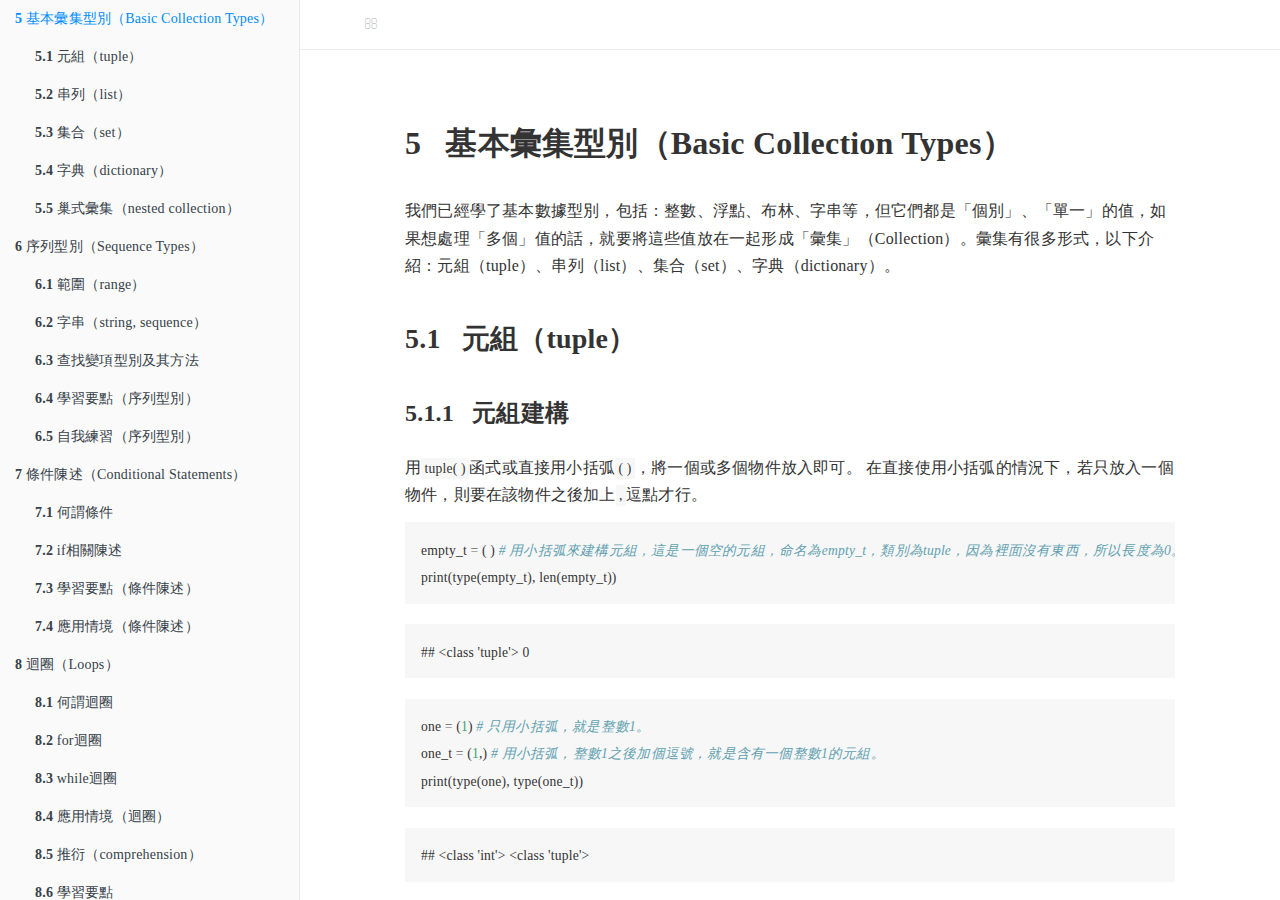
<file: docs/基本彙集型別basic-collection-types.html>
<!DOCTYPE html>
<html lang="" xml:lang="">
<head>

  <meta charset="utf-8" />
  <meta http-equiv="X-UA-Compatible" content="IE=edge" />
  <title>5 基本彙集型別（Basic Collection Types） | YiBaPython</title>
  <meta name="description" content="5 基本彙集型別（Basic Collection Types） | YiBaPython" />
  <meta name="generator" content="bookdown 0.20 and GitBook 2.6.7" />

  <meta property="og:title" content="5 基本彙集型別（Basic Collection Types） | YiBaPython" />
  <meta property="og:type" content="book" />
  
  
  
  

  <meta name="twitter:card" content="summary" />
  <meta name="twitter:title" content="5 基本彙集型別（Basic Collection Types） | YiBaPython" />
  
  
  




  <meta name="viewport" content="width=device-width, initial-scale=1" />
  <meta name="apple-mobile-web-app-capable" content="yes" />
  <meta name="apple-mobile-web-app-status-bar-style" content="black" />
  
  
<link rel="prev" href="變項variables.html"/>
<link rel="next" href="序列型別sequence-types.html"/>
<script src="libs/jquery-2.2.3/jquery.min.js"></script>
<link href="libs/gitbook-2.6.7/css/style.css" rel="stylesheet" />
<link href="libs/gitbook-2.6.7/css/plugin-table.css" rel="stylesheet" />
<link href="libs/gitbook-2.6.7/css/plugin-bookdown.css" rel="stylesheet" />
<link href="libs/gitbook-2.6.7/css/plugin-highlight.css" rel="stylesheet" />
<link href="libs/gitbook-2.6.7/css/plugin-search.css" rel="stylesheet" />
<link href="libs/gitbook-2.6.7/css/plugin-fontsettings.css" rel="stylesheet" />
<link href="libs/gitbook-2.6.7/css/plugin-clipboard.css" rel="stylesheet" />









<script src="libs/accessible-code-block-0.0.1/empty-anchor.js"></script>


<style type="text/css">
code.sourceCode > span { display: inline-block; line-height: 1.25; }
code.sourceCode > span { color: inherit; text-decoration: inherit; }
code.sourceCode > span:empty { height: 1.2em; }
.sourceCode { overflow: visible; }
code.sourceCode { white-space: pre; position: relative; }
pre.sourceCode { margin: 0; }
@media screen {
div.sourceCode { overflow: auto; }
}
@media print {
code.sourceCode { white-space: pre-wrap; }
code.sourceCode > span { text-indent: -5em; padding-left: 5em; }
}
pre.numberSource code
  { counter-reset: source-line 0; }
pre.numberSource code > span
  { position: relative; left: -4em; counter-increment: source-line; }
pre.numberSource code > span > a:first-child::before
  { content: counter(source-line);
    position: relative; left: -1em; text-align: right; vertical-align: baseline;
    border: none; display: inline-block;
    -webkit-touch-callout: none; -webkit-user-select: none;
    -khtml-user-select: none; -moz-user-select: none;
    -ms-user-select: none; user-select: none;
    padding: 0 4px; width: 4em;
    color: #aaaaaa;
  }
pre.numberSource { margin-left: 3em; border-left: 1px solid #aaaaaa;  padding-left: 4px; }
div.sourceCode
  {   }
@media screen {
code.sourceCode > span > a:first-child::before { text-decoration: underline; }
}
code span.al { color: #ff0000; font-weight: bold; } /* Alert */
code span.an { color: #60a0b0; font-weight: bold; font-style: italic; } /* Annotation */
code span.at { color: #7d9029; } /* Attribute */
code span.bn { color: #40a070; } /* BaseN */
code span.bu { } /* BuiltIn */
code span.cf { color: #007020; font-weight: bold; } /* ControlFlow */
code span.ch { color: #4070a0; } /* Char */
code span.cn { color: #880000; } /* Constant */
code span.co { color: #60a0b0; font-style: italic; } /* Comment */
code span.cv { color: #60a0b0; font-weight: bold; font-style: italic; } /* CommentVar */
code span.do { color: #ba2121; font-style: italic; } /* Documentation */
code span.dt { color: #902000; } /* DataType */
code span.dv { color: #40a070; } /* DecVal */
code span.er { color: #ff0000; font-weight: bold; } /* Error */
code span.ex { } /* Extension */
code span.fl { color: #40a070; } /* Float */
code span.fu { color: #06287e; } /* Function */
code span.im { } /* Import */
code span.in { color: #60a0b0; font-weight: bold; font-style: italic; } /* Information */
code span.kw { color: #007020; font-weight: bold; } /* Keyword */
code span.op { color: #666666; } /* Operator */
code span.ot { color: #007020; } /* Other */
code span.pp { color: #bc7a00; } /* Preprocessor */
code span.sc { color: #4070a0; } /* SpecialChar */
code span.ss { color: #bb6688; } /* SpecialString */
code span.st { color: #4070a0; } /* String */
code span.va { color: #19177c; } /* Variable */
code span.vs { color: #4070a0; } /* VerbatimString */
code span.wa { color: #60a0b0; font-weight: bold; font-style: italic; } /* Warning */
</style>

<link rel="stylesheet" href="css\JhengHei.css" type="text/css" />
</head>

<body>



  <div class="book without-animation with-summary font-size-2 font-family-1" data-basepath=".">

    <div class="book-summary">
      <nav role="navigation">

<ul class="summary">
<li><a href="index.html#易爸親子共學python編程語言"><strong>《易爸親子共學Python編程語言》</strong></a></li>
<li class="chapter" data-level="1" data-path="anaconda發行.html"><a href="anaconda發行.html"><i class="fa fa-check"></i><b>1</b> Anaconda發行</a><ul>
<li class="chapter" data-level="1.1" data-path="anaconda發行.html"><a href="anaconda發行.html#何謂anaconda"><i class="fa fa-check"></i><b>1.1</b> 何謂Anaconda</a></li>
<li class="chapter" data-level="1.2" data-path="anaconda發行.html"><a href="anaconda發行.html#anaconda安裝"><i class="fa fa-check"></i><b>1.2</b> Anaconda安裝</a></li>
<li class="chapter" data-level="1.3" data-path="anaconda發行.html"><a href="anaconda發行.html#jupyter"><i class="fa fa-check"></i><b>1.3</b> Jupyter</a><ul>
<li class="chapter" data-level="1.3.1" data-path="anaconda發行.html"><a href="anaconda發行.html#何謂jupyter"><i class="fa fa-check"></i><b>1.3.1</b> 何謂Jupyter</a></li>
<li class="chapter" data-level="1.3.2" data-path="anaconda發行.html"><a href="anaconda發行.html#開啟jupyter"><i class="fa fa-check"></i><b>1.3.2</b> 開啟Jupyter</a></li>
<li class="chapter" data-level="1.3.3" data-path="anaconda發行.html"><a href="anaconda發行.html#jupyter教學"><i class="fa fa-check"></i><b>1.3.3</b> Jupyter教學</a></li>
</ul></li>
<li class="chapter" data-level="1.4" data-path="anaconda發行.html"><a href="anaconda發行.html#spyder"><i class="fa fa-check"></i><b>1.4</b> Spyder</a><ul>
<li class="chapter" data-level="1.4.1" data-path="anaconda發行.html"><a href="anaconda發行.html#何謂spyder"><i class="fa fa-check"></i><b>1.4.1</b> 何謂Spyder</a></li>
<li class="chapter" data-level="1.4.2" data-path="anaconda發行.html"><a href="anaconda發行.html#開啟spyder"><i class="fa fa-check"></i><b>1.4.2</b> 開啟Spyder</a></li>
<li class="chapter" data-level="1.4.3" data-path="anaconda發行.html"><a href="anaconda發行.html#spyder教學"><i class="fa fa-check"></i><b>1.4.3</b> Spyder教學</a></li>
</ul></li>
<li class="chapter" data-level="1.5" data-path="anaconda發行.html"><a href="anaconda發行.html#學習要點anaconda發行"><i class="fa fa-check"></i><b>1.5</b> 學習要點（Anaconda發行）</a></li>
<li class="chapter" data-level="1.6" data-path="anaconda發行.html"><a href="anaconda發行.html#自我練習anaconda發行"><i class="fa fa-check"></i><b>1.6</b> 自我練習（Anaconda發行）</a></li>
</ul></li>
<li class="chapter" data-level="2" data-path="哈囉世界hello-world.html"><a href="哈囉世界hello-world.html"><i class="fa fa-check"></i><b>2</b> 哈囉，世界！（Hello, World!）</a><ul>
<li class="chapter" data-level="2.1" data-path="哈囉世界hello-world.html"><a href="哈囉世界hello-world.html#何謂字串"><i class="fa fa-check"></i><b>2.1</b> 何謂字串</a></li>
<li class="chapter" data-level="2.2" data-path="哈囉世界hello-world.html"><a href="哈囉世界hello-world.html#列出字串"><i class="fa fa-check"></i><b>2.2</b> 列出字串</a></li>
<li class="chapter" data-level="2.3" data-path="哈囉世界hello-world.html"><a href="哈囉世界hello-world.html#何謂註解"><i class="fa fa-check"></i><b>2.3</b> 何謂註解</a></li>
<li class="chapter" data-level="2.4" data-path="哈囉世界hello-world.html"><a href="哈囉世界hello-world.html#加上註解"><i class="fa fa-check"></i><b>2.4</b> 加上註解</a></li>
<li class="chapter" data-level="2.5" data-path="哈囉世界hello-world.html"><a href="哈囉世界hello-world.html#尋找幫助"><i class="fa fa-check"></i><b>2.5</b> 尋找幫助</a></li>
<li class="chapter" data-level="2.6" data-path="哈囉世界hello-world.html"><a href="哈囉世界hello-world.html#學習要點哈囉世界"><i class="fa fa-check"></i><b>2.6</b> 學習要點（哈囉，世界！）</a></li>
<li class="chapter" data-level="2.7" data-path="哈囉世界hello-world.html"><a href="哈囉世界hello-world.html#自我練習哈囉世界"><i class="fa fa-check"></i><b>2.7</b> 自我練習（哈囉，世界！）</a></li>
</ul></li>
<li class="chapter" data-level="3" data-path="基本數據型別basic-data-types.html"><a href="基本數據型別basic-data-types.html"><i class="fa fa-check"></i><b>3</b> 基本數據型別（Basic Data Types）</a><ul>
<li class="chapter" data-level="3.1" data-path="基本數據型別basic-data-types.html"><a href="基本數據型別basic-data-types.html#整數integer"><i class="fa fa-check"></i><b>3.1</b> 整數（integer）</a><ul>
<li class="chapter" data-level="3.1.1" data-path="基本數據型別basic-data-types.html"><a href="基本數據型別basic-data-types.html#列出整數"><i class="fa fa-check"></i><b>3.1.1</b> 列出整數</a></li>
<li class="chapter" data-level="3.1.2" data-path="基本數據型別basic-data-types.html"><a href="基本數據型別basic-data-types.html#何謂數據型別"><i class="fa fa-check"></i><b>3.1.2</b> 何謂數據型別</a></li>
<li class="chapter" data-level="3.1.3" data-path="基本數據型別basic-data-types.html"><a href="基本數據型別basic-data-types.html#算術運算子arithmetic-operator"><i class="fa fa-check"></i><b>3.1.3</b> 算術運算子（arithmetic operator）</a></li>
<li class="chapter" data-level="3.1.4" data-path="基本數據型別basic-data-types.html"><a href="基本數據型別basic-data-types.html#整數運算"><i class="fa fa-check"></i><b>3.1.4</b> 整數運算</a></li>
<li class="chapter" data-level="3.1.5" data-path="基本數據型別basic-data-types.html"><a href="基本數據型別basic-data-types.html#自我練習整數算數運算"><i class="fa fa-check"></i><b>3.1.5</b> 自我練習（整數算數運算）</a></li>
</ul></li>
<li class="chapter" data-level="3.2" data-path="基本數據型別basic-data-types.html"><a href="基本數據型別basic-data-types.html#浮點floating-point"><i class="fa fa-check"></i><b>3.2</b> 浮點（floating point）</a><ul>
<li class="chapter" data-level="3.2.1" data-path="基本數據型別basic-data-types.html"><a href="基本數據型別basic-data-types.html#浮點運算"><i class="fa fa-check"></i><b>3.2.1</b> 浮點運算</a></li>
<li class="chapter" data-level="3.2.2" data-path="基本數據型別basic-data-types.html"><a href="基本數據型別basic-data-types.html#型別轉換整數浮點"><i class="fa fa-check"></i><b>3.2.2</b> 型別轉換（整數、浮點）</a></li>
<li class="chapter" data-level="3.2.3" data-path="基本數據型別basic-data-types.html"><a href="基本數據型別basic-data-types.html#自我練習整數浮點算數運算型別轉換"><i class="fa fa-check"></i><b>3.2.3</b> 自我練習（整數浮點算數運算、型別轉換）</a></li>
</ul></li>
<li class="chapter" data-level="3.3" data-path="基本數據型別basic-data-types.html"><a href="基本數據型別basic-data-types.html#複數complex"><i class="fa fa-check"></i><b>3.3</b> 複數（complex）</a></li>
<li class="chapter" data-level="3.4" data-path="基本數據型別basic-data-types.html"><a href="基本數據型別basic-data-types.html#布林boolean"><i class="fa fa-check"></i><b>3.4</b> 布林（boolean）</a><ul>
<li class="chapter" data-level="3.4.1" data-path="基本數據型別basic-data-types.html"><a href="基本數據型別basic-data-types.html#比較運算子comparison-operator"><i class="fa fa-check"></i><b>3.4.1</b> 比較運算子（comparison operator）</a></li>
<li class="chapter" data-level="3.4.2" data-path="基本數據型別basic-data-types.html"><a href="基本數據型別basic-data-types.html#邏輯運算子logical-operator"><i class="fa fa-check"></i><b>3.4.2</b> 邏輯運算子（logical operator）</a></li>
<li class="chapter" data-level="3.4.3" data-path="基本數據型別basic-data-types.html"><a href="基本數據型別basic-data-types.html#運算先後順序"><i class="fa fa-check"></i><b>3.4.3</b> 運算先後順序</a></li>
<li class="chapter" data-level="3.4.4" data-path="基本數據型別basic-data-types.html"><a href="基本數據型別basic-data-types.html#型別轉換布林整數浮點"><i class="fa fa-check"></i><b>3.4.4</b> 型別轉換（布林、整數、浮點）</a></li>
<li class="chapter" data-level="3.4.5" data-path="基本數據型別basic-data-types.html"><a href="基本數據型別basic-data-types.html#自我練習比較運算邏輯運算型別轉換"><i class="fa fa-check"></i><b>3.4.5</b> 自我練習（比較運算、邏輯運算、型別轉換）</a></li>
</ul></li>
<li class="chapter" data-level="3.5" data-path="基本數據型別basic-data-types.html"><a href="基本數據型別basic-data-types.html#字串string"><i class="fa fa-check"></i><b>3.5</b> 字串（string）</a><ul>
<li class="chapter" data-level="3.5.1" data-path="基本數據型別basic-data-types.html"><a href="基本數據型別basic-data-types.html#字串運算"><i class="fa fa-check"></i><b>3.5.1</b> 字串運算</a></li>
<li class="chapter" data-level="3.5.2" data-path="基本數據型別basic-data-types.html"><a href="基本數據型別basic-data-types.html#型別轉換字串整數浮點"><i class="fa fa-check"></i><b>3.5.2</b> 型別轉換（字串、整數、浮點）</a></li>
<li class="chapter" data-level="3.5.3" data-path="基本數據型別basic-data-types.html"><a href="基本數據型別basic-data-types.html#自我練習混合四種型別三種運算四種型別轉換調整運算執行順序"><i class="fa fa-check"></i><b>3.5.3</b> 自我練習（混合四種型別三種運算、四種型別轉換、調整運算執行順序）</a></li>
<li class="chapter" data-level="3.5.4" data-path="基本數據型別basic-data-types.html"><a href="基本數據型別basic-data-types.html#字串方法"><i class="fa fa-check"></i><b>3.5.4</b> 字串方法</a></li>
<li class="chapter" data-level="3.5.5" data-path="基本數據型別basic-data-types.html"><a href="基本數據型別basic-data-types.html#自我練習字串方法"><i class="fa fa-check"></i><b>3.5.5</b> 自我練習（字串方法）</a></li>
</ul></li>
<li class="chapter" data-level="3.6" data-path="基本數據型別basic-data-types.html"><a href="基本數據型別basic-data-types.html#學習要點基本數據型別"><i class="fa fa-check"></i><b>3.6</b> 學習要點（基本數據型別）</a></li>
<li class="chapter" data-level="3.7" data-path="基本數據型別basic-data-types.html"><a href="基本數據型別basic-data-types.html#應用情境基本數據型別"><i class="fa fa-check"></i><b>3.7</b> 應用情境（基本數據型別）</a></li>
<li class="chapter" data-level="3.8" data-path="基本數據型別basic-data-types.html"><a href="基本數據型別basic-data-types.html#尋找幫助基本數據型別"><i class="fa fa-check"></i><b>3.8</b> 尋找幫助（基本數據型別）</a></li>
</ul></li>
<li class="chapter" data-level="4" data-path="變項variables.html"><a href="變項variables.html"><i class="fa fa-check"></i><b>4</b> 變項（Variables）</a><ul>
<li class="chapter" data-level="4.1" data-path="變項variables.html"><a href="變項variables.html#何謂變項"><i class="fa fa-check"></i><b>4.1</b> 何謂變項</a></li>
<li class="chapter" data-level="4.2" data-path="變項variables.html"><a href="變項variables.html#為何要用變項"><i class="fa fa-check"></i><b>4.2</b> 為何要用變項</a></li>
<li class="chapter" data-level="4.3" data-path="變項variables.html"><a href="變項variables.html#指派注意事項"><i class="fa fa-check"></i><b>4.3</b> 指派注意事項</a></li>
<li class="chapter" data-level="4.4" data-path="變項variables.html"><a href="變項variables.html#變項命名規則"><i class="fa fa-check"></i><b>4.4</b> 變項命名規則</a></li>
<li class="chapter" data-level="4.5" data-path="變項variables.html"><a href="變項variables.html#學習要點變項"><i class="fa fa-check"></i><b>4.5</b> 學習要點（變項）</a></li>
<li class="chapter" data-level="4.6" data-path="變項variables.html"><a href="變項variables.html#自我練習變項"><i class="fa fa-check"></i><b>4.6</b> 自我練習（變項）</a></li>
</ul></li>
<li class="chapter" data-level="5" data-path="基本彙集型別basic-collection-types.html"><a href="基本彙集型別basic-collection-types.html"><i class="fa fa-check"></i><b>5</b> 基本彙集型別（Basic Collection Types）</a><ul>
<li class="chapter" data-level="5.1" data-path="基本彙集型別basic-collection-types.html"><a href="基本彙集型別basic-collection-types.html#元組tuple"><i class="fa fa-check"></i><b>5.1</b> 元組（tuple）</a><ul>
<li class="chapter" data-level="5.1.1" data-path="基本彙集型別basic-collection-types.html"><a href="基本彙集型別basic-collection-types.html#元組建構"><i class="fa fa-check"></i><b>5.1.1</b> 元組建構</a></li>
<li class="chapter" data-level="5.1.2" data-path="基本彙集型別basic-collection-types.html"><a href="基本彙集型別basic-collection-types.html#元組索引"><i class="fa fa-check"></i><b>5.1.2</b> 元組索引</a><ul>
<li class="chapter" data-level="5.1.2.1" data-path="基本彙集型別basic-collection-types.html"><a href="基本彙集型別basic-collection-types.html#零基索引zero-based-indexing"><i class="fa fa-check"></i><b>5.1.2.1</b> 零基索引（zero-based indexing）</a></li>
<li class="chapter" data-level="5.1.2.2" data-path="基本彙集型別basic-collection-types.html"><a href="基本彙集型別basic-collection-types.html#負值索引"><i class="fa fa-check"></i><b>5.1.2.2</b> 負值索引</a></li>
<li class="chapter" data-level="5.1.2.3" data-path="基本彙集型別basic-collection-types.html"><a href="基本彙集型別basic-collection-types.html#範圍索引"><i class="fa fa-check"></i><b>5.1.2.3</b> 範圍索引</a></li>
</ul></li>
<li class="chapter" data-level="5.1.3" data-path="基本彙集型別basic-collection-types.html"><a href="基本彙集型別basic-collection-types.html#元組算術運算"><i class="fa fa-check"></i><b>5.1.3</b> 元組算術運算</a></li>
<li class="chapter" data-level="5.1.4" data-path="基本彙集型別basic-collection-types.html"><a href="基本彙集型別basic-collection-types.html#元組常用函式"><i class="fa fa-check"></i><b>5.1.4</b> 元組常用函式</a></li>
<li class="chapter" data-level="5.1.5" data-path="基本彙集型別basic-collection-types.html"><a href="基本彙集型別basic-collection-types.html#元組常用方法"><i class="fa fa-check"></i><b>5.1.5</b> 元組常用方法</a></li>
<li class="chapter" data-level="5.1.6" data-path="基本彙集型別basic-collection-types.html"><a href="基本彙集型別basic-collection-types.html#自我練習元組"><i class="fa fa-check"></i><b>5.1.6</b> 自我練習（元組）</a></li>
</ul></li>
<li class="chapter" data-level="5.2" data-path="基本彙集型別basic-collection-types.html"><a href="基本彙集型別basic-collection-types.html#串列list"><i class="fa fa-check"></i><b>5.2</b> 串列（list）</a><ul>
<li class="chapter" data-level="5.2.1" data-path="基本彙集型別basic-collection-types.html"><a href="基本彙集型別basic-collection-types.html#串列建構"><i class="fa fa-check"></i><b>5.2.1</b> 串列建構</a></li>
<li class="chapter" data-level="5.2.2" data-path="基本彙集型別basic-collection-types.html"><a href="基本彙集型別basic-collection-types.html#串列索引"><i class="fa fa-check"></i><b>5.2.2</b> 串列索引</a></li>
<li class="chapter" data-level="5.2.3" data-path="基本彙集型別basic-collection-types.html"><a href="基本彙集型別basic-collection-types.html#串列算術運算常用函式常用方法"><i class="fa fa-check"></i><b>5.2.3</b> 串列算術運算、常用函式、常用方法</a></li>
<li class="chapter" data-level="5.2.4" data-path="基本彙集型別basic-collection-types.html"><a href="基本彙集型別basic-collection-types.html#物件可變與否"><i class="fa fa-check"></i><b>5.2.4</b> 物件可變與否</a></li>
<li class="chapter" data-level="5.2.5" data-path="基本彙集型別basic-collection-types.html"><a href="基本彙集型別basic-collection-types.html#串列可用方法"><i class="fa fa-check"></i><b>5.2.5</b> 串列可用方法</a></li>
<li class="chapter" data-level="5.2.6" data-path="基本彙集型別basic-collection-types.html"><a href="基本彙集型別basic-collection-types.html#學習要點可索引的物件"><i class="fa fa-check"></i><b>5.2.6</b> 學習要點（可索引的物件）</a></li>
<li class="chapter" data-level="5.2.7" data-path="基本彙集型別basic-collection-types.html"><a href="基本彙集型別basic-collection-types.html#自我練習串列"><i class="fa fa-check"></i><b>5.2.7</b> 自我練習（串列）</a></li>
</ul></li>
<li class="chapter" data-level="5.3" data-path="基本彙集型別basic-collection-types.html"><a href="基本彙集型別basic-collection-types.html#集合set"><i class="fa fa-check"></i><b>5.3</b> 集合（set）</a><ul>
<li class="chapter" data-level="5.3.1" data-path="基本彙集型別basic-collection-types.html"><a href="基本彙集型別basic-collection-types.html#集合建構"><i class="fa fa-check"></i><b>5.3.1</b> 集合建構</a></li>
<li class="chapter" data-level="5.3.2" data-path="基本彙集型別basic-collection-types.html"><a href="基本彙集型別basic-collection-types.html#集合方法"><i class="fa fa-check"></i><b>5.3.2</b> 集合方法</a></li>
<li class="chapter" data-level="5.3.3" data-path="基本彙集型別basic-collection-types.html"><a href="基本彙集型別basic-collection-types.html#自我練習集合"><i class="fa fa-check"></i><b>5.3.3</b> 自我練習（集合）</a></li>
</ul></li>
<li class="chapter" data-level="5.4" data-path="基本彙集型別basic-collection-types.html"><a href="基本彙集型別basic-collection-types.html#字典dictionary"><i class="fa fa-check"></i><b>5.4</b> 字典（dictionary）</a><ul>
<li class="chapter" data-level="5.4.1" data-path="基本彙集型別basic-collection-types.html"><a href="基本彙集型別basic-collection-types.html#字典建構"><i class="fa fa-check"></i><b>5.4.1</b> 字典建構</a></li>
<li class="chapter" data-level="5.4.2" data-path="基本彙集型別basic-collection-types.html"><a href="基本彙集型別basic-collection-types.html#字典索引"><i class="fa fa-check"></i><b>5.4.2</b> 字典索引</a></li>
<li class="chapter" data-level="5.4.3" data-path="基本彙集型別basic-collection-types.html"><a href="基本彙集型別basic-collection-types.html#字典方法"><i class="fa fa-check"></i><b>5.4.3</b> 字典方法</a></li>
<li class="chapter" data-level="5.4.4" data-path="基本彙集型別basic-collection-types.html"><a href="基本彙集型別basic-collection-types.html#學習要點型別索引有序可變"><i class="fa fa-check"></i><b>5.4.4</b> 學習要點（型別、索引、有序、可變）</a></li>
<li class="chapter" data-level="5.4.5" data-path="基本彙集型別basic-collection-types.html"><a href="基本彙集型別basic-collection-types.html#自我練習字典"><i class="fa fa-check"></i><b>5.4.5</b> 自我練習（字典）</a></li>
</ul></li>
<li class="chapter" data-level="5.5" data-path="基本彙集型別basic-collection-types.html"><a href="基本彙集型別basic-collection-types.html#巢式彙集nested-collection"><i class="fa fa-check"></i><b>5.5</b> 巢式彙集（nested collection）</a><ul>
<li class="chapter" data-level="5.5.1" data-path="基本彙集型別basic-collection-types.html"><a href="基本彙集型別basic-collection-types.html#巢式彙集建構"><i class="fa fa-check"></i><b>5.5.1</b> 巢式彙集建構</a></li>
<li class="chapter" data-level="5.5.2" data-path="基本彙集型別basic-collection-types.html"><a href="基本彙集型別basic-collection-types.html#自我練習巢式彙集"><i class="fa fa-check"></i><b>5.5.2</b> 自我練習（巢式彙集）</a></li>
</ul></li>
</ul></li>
<li class="chapter" data-level="6" data-path="序列型別sequence-types.html"><a href="序列型別sequence-types.html"><i class="fa fa-check"></i><b>6</b> 序列型別（Sequence Types）</a><ul>
<li class="chapter" data-level="6.1" data-path="序列型別sequence-types.html"><a href="序列型別sequence-types.html#範圍range"><i class="fa fa-check"></i><b>6.1</b> 範圍（range）</a><ul>
<li class="chapter" data-level="6.1.1" data-path="序列型別sequence-types.html"><a href="序列型別sequence-types.html#範圍建構"><i class="fa fa-check"></i><b>6.1.1</b> 範圍建構</a></li>
<li class="chapter" data-level="6.1.2" data-path="序列型別sequence-types.html"><a href="序列型別sequence-types.html#範圍用途"><i class="fa fa-check"></i><b>6.1.2</b> 範圍用途</a></li>
</ul></li>
<li class="chapter" data-level="6.2" data-path="序列型別sequence-types.html"><a href="序列型別sequence-types.html#字串string-sequence"><i class="fa fa-check"></i><b>6.2</b> 字串（string, sequence）</a><ul>
<li class="chapter" data-level="6.2.1" data-path="序列型別sequence-types.html"><a href="序列型別sequence-types.html#字串格式"><i class="fa fa-check"></i><b>6.2.1</b> 字串格式</a></li>
<li class="chapter" data-level="6.2.2" data-path="序列型別sequence-types.html"><a href="序列型別sequence-types.html#字串輸入"><i class="fa fa-check"></i><b>6.2.2</b> 字串輸入</a></li>
<li class="chapter" data-level="6.2.3" data-path="序列型別sequence-types.html"><a href="序列型別sequence-types.html#字串的分拆和結合"><i class="fa fa-check"></i><b>6.2.3</b> 字串的分拆和結合</a></li>
</ul></li>
<li class="chapter" data-level="6.3" data-path="序列型別sequence-types.html"><a href="序列型別sequence-types.html#查找變項型別及其方法"><i class="fa fa-check"></i><b>6.3</b> 查找變項型別及其方法</a></li>
<li class="chapter" data-level="6.4" data-path="序列型別sequence-types.html"><a href="序列型別sequence-types.html#學習要點序列型別"><i class="fa fa-check"></i><b>6.4</b> 學習要點（序列型別）</a></li>
<li class="chapter" data-level="6.5" data-path="序列型別sequence-types.html"><a href="序列型別sequence-types.html#自我練習序列型別"><i class="fa fa-check"></i><b>6.5</b> 自我練習（序列型別）</a></li>
</ul></li>
<li class="chapter" data-level="7" data-path="條件陳述conditional-statements.html"><a href="條件陳述conditional-statements.html"><i class="fa fa-check"></i><b>7</b> 條件陳述（Conditional Statements）</a><ul>
<li class="chapter" data-level="7.1" data-path="條件陳述conditional-statements.html"><a href="條件陳述conditional-statements.html#何謂條件"><i class="fa fa-check"></i><b>7.1</b> 何謂條件</a></li>
<li class="chapter" data-level="7.2" data-path="條件陳述conditional-statements.html"><a href="條件陳述conditional-statements.html#if相關陳述"><i class="fa fa-check"></i><b>7.2</b> if相關陳述</a><ul>
<li class="chapter" data-level="7.2.1" data-path="條件陳述conditional-statements.html"><a href="條件陳述conditional-statements.html#if-陳述"><i class="fa fa-check"></i><b>7.2.1</b> if… 陳述</a></li>
<li class="chapter" data-level="7.2.2" data-path="條件陳述conditional-statements.html"><a href="條件陳述conditional-statements.html#if-else-陳述"><i class="fa fa-check"></i><b>7.2.2</b> if… else… 陳述</a></li>
<li class="chapter" data-level="7.2.3" data-path="條件陳述conditional-statements.html"><a href="條件陳述conditional-statements.html#if-elif-else-陳述"><i class="fa fa-check"></i><b>7.2.3</b> if… elif… else… 陳述</a></li>
</ul></li>
<li class="chapter" data-level="7.3" data-path="條件陳述conditional-statements.html"><a href="條件陳述conditional-statements.html#學習要點條件陳述"><i class="fa fa-check"></i><b>7.3</b> 學習要點（條件陳述）</a></li>
<li class="chapter" data-level="7.4" data-path="條件陳述conditional-statements.html"><a href="條件陳述conditional-statements.html#應用情境條件陳述"><i class="fa fa-check"></i><b>7.4</b> 應用情境（條件陳述）</a></li>
</ul></li>
<li class="chapter" data-level="8" data-path="迴圈loops.html"><a href="迴圈loops.html"><i class="fa fa-check"></i><b>8</b> 迴圈（Loops）</a><ul>
<li class="chapter" data-level="8.1" data-path="迴圈loops.html"><a href="迴圈loops.html#何謂迴圈"><i class="fa fa-check"></i><b>8.1</b> 何謂迴圈</a></li>
<li class="chapter" data-level="8.2" data-path="迴圈loops.html"><a href="迴圈loops.html#for迴圈"><i class="fa fa-check"></i><b>8.2</b> for迴圈</a><ul>
<li class="chapter" data-level="8.2.1" data-path="迴圈loops.html"><a href="迴圈loops.html#for-陳述"><i class="fa fa-check"></i><b>8.2.1</b> for… 陳述</a></li>
<li class="chapter" data-level="8.2.2" data-path="迴圈loops.html"><a href="迴圈loops.html#for-if-break-陳述"><i class="fa fa-check"></i><b>8.2.2</b> for… if… break 陳述</a></li>
<li class="chapter" data-level="8.2.3" data-path="迴圈loops.html"><a href="迴圈loops.html#for-if-continue-陳述"><i class="fa fa-check"></i><b>8.2.3</b> for… if… continue 陳述</a></li>
</ul></li>
<li class="chapter" data-level="8.3" data-path="迴圈loops.html"><a href="迴圈loops.html#while迴圈"><i class="fa fa-check"></i><b>8.3</b> while迴圈</a><ul>
<li class="chapter" data-level="8.3.1" data-path="迴圈loops.html"><a href="迴圈loops.html#while-陳述"><i class="fa fa-check"></i><b>8.3.1</b> while… 陳述</a></li>
<li class="chapter" data-level="8.3.2" data-path="迴圈loops.html"><a href="迴圈loops.html#while-if-break-陳述"><i class="fa fa-check"></i><b>8.3.2</b> while… if… break 陳述</a></li>
<li class="chapter" data-level="8.3.3" data-path="迴圈loops.html"><a href="迴圈loops.html#while-if-continue-陳述"><i class="fa fa-check"></i><b>8.3.3</b> while… if… continue 陳述</a></li>
</ul></li>
<li class="chapter" data-level="8.4" data-path="迴圈loops.html"><a href="迴圈loops.html#應用情境迴圈"><i class="fa fa-check"></i><b>8.4</b> 應用情境（迴圈）</a></li>
<li class="chapter" data-level="8.5" data-path="迴圈loops.html"><a href="迴圈loops.html#推衍comprehension"><i class="fa fa-check"></i><b>8.5</b> 推衍（comprehension）</a><ul>
<li class="chapter" data-level="8.5.1" data-path="迴圈loops.html"><a href="迴圈loops.html#串列推衍list-comprehension"><i class="fa fa-check"></i><b>8.5.1</b> 串列推衍（list comprehension）</a></li>
<li class="chapter" data-level="8.5.2" data-path="迴圈loops.html"><a href="迴圈loops.html#字典推衍dictionary-comprehension"><i class="fa fa-check"></i><b>8.5.2</b> 字典推衍（dictionary comprehension）</a></li>
</ul></li>
<li class="chapter" data-level="8.6" data-path="迴圈loops.html"><a href="迴圈loops.html#學習要點"><i class="fa fa-check"></i><b>8.6</b> 學習要點</a></li>
</ul></li>
<li class="chapter" data-level="9" data-path="函式functions.html"><a href="函式functions.html"><i class="fa fa-check"></i><b>9</b> 函式（Functions）</a><ul>
<li class="chapter" data-level="9.1" data-path="函式functions.html"><a href="函式functions.html#何謂函式"><i class="fa fa-check"></i><b>9.1</b> 何謂函式</a></li>
<li class="chapter" data-level="9.2" data-path="函式functions.html"><a href="函式functions.html#為何需要函式"><i class="fa fa-check"></i><b>9.2</b> 為何需要函式</a></li>
<li class="chapter" data-level="9.3" data-path="函式functions.html"><a href="函式functions.html#函式建構"><i class="fa fa-check"></i><b>9.3</b> 函式建構</a><ul>
<li class="chapter" data-level="9.3.1" data-path="函式functions.html"><a href="函式functions.html#無輸入值"><i class="fa fa-check"></i><b>9.3.1</b> 無輸入值</a></li>
<li class="chapter" data-level="9.3.2" data-path="函式functions.html"><a href="函式functions.html#有輸入值但無輸入預設值"><i class="fa fa-check"></i><b>9.3.2</b> 有輸入值，但無輸入預設值</a></li>
<li class="chapter" data-level="9.3.3" data-path="函式functions.html"><a href="函式functions.html#有輸入值也有輸入預設值"><i class="fa fa-check"></i><b>9.3.3</b> 有輸入值，也有輸入預設值</a></li>
</ul></li>
<li class="chapter" data-level="9.4" data-path="函式functions.html"><a href="函式functions.html#函式建構範例"><i class="fa fa-check"></i><b>9.4</b> 函式建構範例</a></li>
</ul></li>
<li class="chapter" data-level="10" data-path="模組modules.html"><a href="模組modules.html"><i class="fa fa-check"></i><b>10</b> 模組（Modules）</a><ul>
<li class="chapter" data-level="10.1" data-path="模組modules.html"><a href="模組modules.html#何謂模組"><i class="fa fa-check"></i><b>10.1</b> 何謂模組</a></li>
<li class="chapter" data-level="10.2" data-path="模組modules.html"><a href="模組modules.html#模組建構"><i class="fa fa-check"></i><b>10.2</b> 模組建構</a></li>
<li class="chapter" data-level="10.3" data-path="模組modules.html"><a href="模組modules.html#模組使用"><i class="fa fa-check"></i><b>10.3</b> 模組使用</a></li>
<li class="chapter" data-level="10.4" data-path="模組modules.html"><a href="模組modules.html#學習要點模組"><i class="fa fa-check"></i><b>10.4</b> 學習要點（模組）</a></li>
<li class="chapter" data-level="10.5" data-path="模組modules.html"><a href="模組modules.html#自我練習模組"><i class="fa fa-check"></i><b>10.5</b> 自我練習（模組）</a></li>
</ul></li>
<li class="chapter" data-level="11" data-path="電子郵件emails.html"><a href="電子郵件emails.html"><i class="fa fa-check"></i><b>11</b> 電子郵件（EMails）</a><ul>
<li class="chapter" data-level="11.1" data-path="電子郵件emails.html"><a href="電子郵件emails.html#寄發郵件"><i class="fa fa-check"></i><b>11.1</b> 寄發郵件</a></li>
</ul></li>
</ul>

      </nav>
    </div>

    <div class="book-body">
      <div class="body-inner">
        <div class="book-header" role="navigation">
          <h1>
            <i class="fa fa-circle-o-notch fa-spin"></i><a href="./">YiBaPython</a>
          </h1>
        </div>

        <div class="page-wrapper" tabindex="-1" role="main">
          <div class="page-inner">

            <section class="normal" id="section-">
<div id="基本彙集型別basic-collection-types" class="section level1">
<h1><span class="header-section-number">5</span> 基本彙集型別（Basic Collection Types）</h1>
<p>我們已經學了基本數據型別，包括：整數、浮點、布林、字串等，但它們都是「個別」、「單一」的值，如果想處理「多個」值的話，就要將這些值放在一起形成「彙集」（Collection）。彙集有很多形式，以下介紹：元組（tuple）、串列（list）、集合（set）、字典（dictionary）。</p>
<div id="元組tuple" class="section level2">
<h2><span class="header-section-number">5.1</span> 元組（tuple）</h2>
<div id="元組建構" class="section level3">
<h3><span class="header-section-number">5.1.1</span> 元組建構</h3>
<p>用<code>tuple( )</code>函式或直接用小括弧<code>( )</code>，將一個或多個物件放入即可。
在直接使用小括弧的情況下，若只放入一個物件，則要在該物件之後加上<code>,</code>逗點才行。</p>
<div class="sourceCode" id="cb156"><pre class="sourceCode python"><code class="sourceCode python"><span id="cb156-1"><a href="基本彙集型別basic-collection-types.html#cb156-1"></a>empty_t <span class="op">=</span> ( ) <span class="co"># 用小括弧來建構元組，這是一個空的元組，命名為empty_t，類別為tuple，因為裡面沒有東西，所以長度為0。</span></span>
<span id="cb156-2"><a href="基本彙集型別basic-collection-types.html#cb156-2"></a><span class="bu">print</span>(<span class="bu">type</span>(empty_t), <span class="bu">len</span>(empty_t))</span></code></pre></div>
<pre><code>## &lt;class &#39;tuple&#39;&gt; 0</code></pre>
<div class="sourceCode" id="cb158"><pre class="sourceCode python"><code class="sourceCode python"><span id="cb158-1"><a href="基本彙集型別basic-collection-types.html#cb158-1"></a>one <span class="op">=</span> (<span class="dv">1</span>) <span class="co"># 只用小括弧，就是整數1。</span></span>
<span id="cb158-2"><a href="基本彙集型別basic-collection-types.html#cb158-2"></a>one_t <span class="op">=</span> (<span class="dv">1</span>,) <span class="co"># 用小括弧，整數1之後加個逗號，就是含有一個整數1的元組。</span></span>
<span id="cb158-3"><a href="基本彙集型別basic-collection-types.html#cb158-3"></a><span class="bu">print</span>(<span class="bu">type</span>(one), <span class="bu">type</span>(one_t))</span></code></pre></div>
<pre><code>## &lt;class &#39;int&#39;&gt; &lt;class &#39;tuple&#39;&gt;</code></pre>
<div class="sourceCode" id="cb160"><pre class="sourceCode python"><code class="sourceCode python"><span id="cb160-1"><a href="基本彙集型別basic-collection-types.html#cb160-1"></a>seasons_t <span class="op">=</span> (<span class="st">&quot;春&quot;</span>, <span class="st">&quot;夏&quot;</span>, <span class="st">&quot;秋&quot;</span>, <span class="st">&quot;冬&quot;</span>) <span class="co"># 建構一個內含「四季」字串的元組，命名為seasons_t，長度為4。</span></span>
<span id="cb160-2"><a href="基本彙集型別basic-collection-types.html#cb160-2"></a><span class="bu">print</span>(seasons_t, <span class="bu">len</span>(seasons_t))</span></code></pre></div>
<pre><code>## (&#39;春&#39;, &#39;夏&#39;, &#39;秋&#39;, &#39;冬&#39;) 4</code></pre>
<div class="sourceCode" id="cb162"><pre class="sourceCode python"><code class="sourceCode python"><span id="cb162-1"><a href="基本彙集型別basic-collection-types.html#cb162-1"></a>hetero_t <span class="op">=</span> (<span class="dv">1</span>, <span class="fl">3.14</span>, <span class="va">True</span>, <span class="st">&quot;Hi&quot;</span>) <span class="co"># 建構一個內含整數、浮點、布林、字串的元組，命名為hetero_t。</span></span>
<span id="cb162-2"><a href="基本彙集型別basic-collection-types.html#cb162-2"></a><span class="bu">print</span>(hetero_t)</span></code></pre></div>
<pre><code>## (1, 3.14, True, &#39;Hi&#39;)</code></pre>
</div>
<div id="元組索引" class="section level3">
<h3><span class="header-section-number">5.1.2</span> 元組索引</h3>
<div id="零基索引zero-based-indexing" class="section level4">
<h4><span class="header-section-number">5.1.2.1</span> 零基索引（zero-based indexing）</h4>
<p>元組既然是一種彙集，裡頭當然可能裝了一個以上的物件（稱作該彙集中的元素（element）或成員（member）），如果只想對其中某些特定的元素來操作的話，就要指定是哪個，也就是對其索引，而python中的索引是從0開始算的（以零為基礎），也就是說如果有10個元素照順序放在一起，第一個用0來索引、第二個用1來索引、第三個用2來索引，依此類推到第10個則用9來索引。索引方式：「彙集[索引值]」，超出範圍的索引會得到錯誤訊息。具體做法如下：</p>
<div class="sourceCode" id="cb164"><pre class="sourceCode python"><code class="sourceCode python"><span id="cb164-1"><a href="基本彙集型別basic-collection-types.html#cb164-1"></a>ten_t <span class="op">=</span> (<span class="st">&#39;一&#39;</span>, <span class="st">&#39;二&#39;</span>, <span class="st">&#39;三&#39;</span>, <span class="st">&#39;四&#39;</span>, <span class="st">&#39;五&#39;</span>, <span class="st">&#39;六&#39;</span>, <span class="st">&#39;七&#39;</span>, <span class="st">&#39;八&#39;</span>, <span class="st">&#39;九&#39;</span>, <span class="st">&#39;十&#39;</span>) <span class="co"># 將內有十個字符的元組命名為ten_t。</span></span>
<span id="cb164-2"><a href="基本彙集型別basic-collection-types.html#cb164-2"></a><span class="bu">print</span>(ten_t[<span class="dv">0</span>], ten_t[<span class="dv">1</span>], ten_t[<span class="dv">2</span>], ten_t[<span class="dv">4</span>], ten_t[<span class="dv">7</span>], ten_t[<span class="dv">8</span>]) <span class="co"># 列出排在第1, 2, 3, 5, 8, 9位置的元素。</span></span></code></pre></div>
<pre><code>## 一 二 三 五 八 九</code></pre>
<div class="sourceCode" id="cb166"><pre class="sourceCode python"><code class="sourceCode python"><span id="cb166-1"><a href="基本彙集型別basic-collection-types.html#cb166-1"></a><span class="bu">print</span>(ten_t[<span class="dv">10</span>]) <span class="co"># 列出排在第11位置的元素，超出正確索引範圍，發生錯誤。</span></span></code></pre></div>
<pre><code>## Error in py_call_impl(callable, dots$args, dots$keywords): IndexError: tuple index out of range
## 
## Detailed traceback: 
##   File &quot;&lt;string&gt;&quot;, line 1, in &lt;module&gt;</code></pre>
</div>
<div id="負值索引" class="section level4">
<h4><span class="header-section-number">5.1.2.2</span> 負值索引</h4>
<p>如果有個彙集裝了太多元素，例如超過100個，從頭往尾慢慢數要很久耶，如果我要知道最後一個元素的內容怎麼辦？至少可以有二種作法：</p>
<ul>
<li>利用函式<code>len( )</code>找出長度，將該長度-1（因為從0起算）再行索引。</li>
<li>直接採用負值索引。</li>
</ul>
<p>以下我們要找到一個長的元組中，倒數第1, 2, 5個位置上的元素：</p>
<div class="sourceCode" id="cb168"><pre class="sourceCode python"><code class="sourceCode python"><span id="cb168-1"><a href="基本彙集型別basic-collection-types.html#cb168-1"></a>pi_t <span class="op">=</span> (<span class="dv">3</span>, <span class="dv">1</span>, <span class="dv">4</span>, <span class="dv">1</span>, <span class="dv">5</span>, <span class="dv">9</span>, <span class="dv">2</span>, <span class="dv">6</span>, <span class="dv">5</span>, <span class="dv">3</span>, <span class="dv">5</span>, <span class="dv">8</span>, <span class="dv">9</span>, <span class="dv">7</span>, <span class="dv">9</span>, <span class="dv">3</span>, <span class="dv">2</span>, <span class="dv">3</span>, <span class="dv">8</span>, <span class="dv">4</span>, <span class="dv">6</span>, <span class="dv">2</span>, <span class="dv">6</span>, <span class="dv">4</span>, <span class="dv">3</span>, <span class="dv">3</span>, <span class="dv">8</span>, <span class="dv">3</span>, <span class="dv">2</span>, <span class="dv">7</span>, <span class="dv">9</span>, <span class="dv">5</span>, <span class="dv">0</span>, <span class="dv">2</span>, <span class="dv">8</span>, <span class="dv">8</span>, <span class="dv">4</span>, <span class="dv">1</span>, <span class="dv">9</span>, <span class="dv">7</span>, <span class="dv">1</span>, <span class="dv">6</span>, <span class="dv">9</span>, <span class="dv">3</span>, <span class="dv">9</span>, <span class="dv">9</span>, <span class="dv">3</span>, <span class="dv">7</span>, <span class="dv">5</span>, <span class="dv">1</span>, <span class="dv">0</span>, <span class="dv">5</span>, <span class="dv">8</span>, <span class="dv">2</span>, <span class="dv">0</span>, <span class="dv">9</span>, <span class="dv">7</span>, <span class="dv">4</span>, <span class="dv">9</span>, <span class="dv">4</span>, <span class="dv">4</span>, <span class="dv">5</span>, <span class="dv">9</span>, <span class="dv">2</span>, <span class="dv">3</span>, <span class="dv">0</span>, <span class="dv">7</span>, <span class="dv">8</span>, <span class="dv">1</span>, <span class="dv">6</span>, <span class="dv">4</span>, <span class="dv">0</span>, <span class="dv">6</span>, <span class="dv">2</span>, <span class="dv">8</span>, <span class="dv">6</span>, <span class="dv">2</span>, <span class="dv">0</span>, <span class="dv">8</span>, <span class="dv">9</span>, <span class="dv">9</span>, <span class="dv">8</span>, <span class="dv">6</span>, <span class="dv">2</span>, <span class="dv">8</span>, <span class="dv">0</span>, <span class="dv">3</span>, <span class="dv">4</span>, <span class="dv">8</span>, <span class="dv">2</span>, <span class="dv">5</span>, <span class="dv">3</span>, <span class="dv">4</span>, <span class="dv">2</span>, <span class="dv">1</span>, <span class="dv">1</span>, <span class="dv">7</span>, <span class="dv">0</span>, <span class="dv">6</span>, <span class="dv">7</span>, <span class="dv">9</span>, <span class="dv">8</span>, <span class="dv">2</span>, <span class="dv">1</span>, <span class="dv">4</span>, <span class="dv">8</span>, <span class="dv">0</span>, <span class="dv">8</span>, <span class="dv">6</span>, <span class="dv">5</span>, <span class="dv">1</span>, <span class="dv">3</span>, <span class="dv">2</span>, <span class="dv">8</span>, <span class="dv">2</span>, <span class="dv">3</span>, <span class="dv">0</span>, <span class="dv">6</span>, <span class="dv">6</span>, <span class="dv">4</span>, <span class="dv">7</span>, <span class="dv">0</span>, <span class="dv">9</span>, <span class="dv">3</span>, <span class="dv">8</span>, <span class="dv">4</span>, <span class="dv">4</span>, <span class="dv">6</span>, <span class="dv">0</span>, <span class="dv">9</span>, <span class="dv">5</span>, <span class="dv">5</span>, <span class="dv">0</span>, <span class="dv">5</span>, <span class="dv">8</span>, <span class="dv">2</span>, <span class="dv">2</span>, <span class="dv">3</span>, <span class="dv">1</span>, <span class="dv">7</span>, <span class="dv">2</span>, <span class="dv">5</span>, <span class="dv">3</span>, <span class="dv">5</span>, <span class="dv">9</span>, <span class="dv">4</span>, <span class="dv">0</span>, <span class="dv">8</span>, <span class="dv">1</span>, <span class="dv">2</span>, <span class="dv">8</span>, <span class="dv">4</span>, <span class="dv">8</span>, <span class="dv">1</span>, <span class="dv">1</span>, <span class="dv">1</span>, <span class="dv">7</span>, <span class="dv">4</span>, <span class="dv">5</span>, <span class="dv">0</span>, <span class="dv">2</span>, <span class="dv">8</span>, <span class="dv">4</span>, <span class="dv">1</span>, <span class="dv">0</span>, <span class="dv">2</span>, <span class="dv">7</span>, <span class="dv">0</span>, <span class="dv">1</span>, <span class="dv">9</span>, <span class="dv">3</span>, <span class="dv">8</span>, <span class="dv">5</span>, <span class="dv">2</span>, <span class="dv">1</span>, <span class="dv">1</span>, <span class="dv">0</span>, <span class="dv">5</span>, <span class="dv">5</span>, <span class="dv">5</span>, <span class="dv">9</span>, <span class="dv">6</span>, <span class="dv">4</span>, <span class="dv">4</span>, <span class="dv">6</span>, <span class="dv">2</span>, <span class="dv">2</span>, <span class="dv">9</span>, <span class="dv">4</span>, <span class="dv">8</span>, <span class="dv">9</span>, <span class="dv">5</span>, <span class="dv">4</span>, <span class="dv">9</span>, <span class="dv">3</span>, <span class="dv">0</span>, <span class="dv">3</span>, <span class="dv">8</span>, <span class="dv">1</span>, <span class="dv">9</span>, <span class="dv">6</span>, <span class="dv">4</span>, <span class="dv">4</span>, <span class="dv">2</span>, <span class="dv">8</span>, <span class="dv">8</span>, <span class="dv">1</span>, <span class="dv">0</span>, <span class="dv">9</span>, <span class="dv">7</span>, <span class="dv">5</span>, <span class="dv">6</span>, <span class="dv">6</span>, <span class="dv">5</span>, <span class="dv">9</span>, <span class="dv">3</span>, <span class="dv">3</span>, <span class="dv">4</span>, <span class="dv">4</span>, <span class="dv">6</span>, <span class="dv">1</span>, <span class="dv">2</span>, <span class="dv">8</span>, <span class="dv">4</span>, <span class="dv">7</span>, <span class="dv">5</span>, <span class="dv">6</span>, <span class="dv">4</span>, <span class="dv">8</span>, <span class="dv">2</span>, <span class="dv">3</span>, <span class="dv">3</span>, <span class="dv">7</span>, <span class="dv">8</span>, <span class="dv">6</span>, <span class="dv">7</span>, <span class="dv">8</span>, <span class="dv">3</span>, <span class="dv">1</span>, <span class="dv">6</span>, <span class="dv">5</span>, <span class="dv">2</span>, <span class="dv">7</span>, <span class="dv">1</span>, <span class="dv">2</span>, <span class="dv">0</span>, <span class="dv">1</span>, <span class="dv">9</span>, <span class="dv">0</span>, <span class="dv">9</span>, <span class="dv">1</span>, <span class="dv">4</span>, <span class="dv">5</span>, <span class="dv">6</span>, <span class="dv">4</span>, <span class="dv">8</span>, <span class="dv">5</span>, <span class="dv">6</span>, <span class="dv">6</span>, <span class="dv">9</span>, <span class="dv">2</span>, <span class="dv">3</span>, <span class="dv">4</span>, <span class="dv">6</span>, <span class="dv">0</span>, <span class="dv">3</span>, <span class="dv">4</span>, <span class="dv">8</span>, <span class="dv">6</span>, <span class="dv">1</span>, <span class="dv">0</span>, <span class="dv">4</span>, <span class="dv">5</span>, <span class="dv">4</span>, <span class="dv">3</span>, <span class="dv">2</span>, <span class="dv">6</span>, <span class="dv">6</span>, <span class="dv">4</span>, <span class="dv">8</span>, <span class="dv">2</span>, <span class="dv">1</span>, <span class="dv">3</span>, <span class="dv">3</span>, <span class="dv">9</span>, <span class="dv">3</span>, <span class="dv">6</span>, <span class="dv">0</span>, <span class="dv">7</span>, <span class="dv">2</span>, <span class="dv">6</span>, <span class="dv">0</span>, <span class="dv">2</span>, <span class="dv">4</span>, <span class="dv">9</span>, <span class="dv">1</span>, <span class="dv">4</span>, <span class="dv">1</span>, <span class="dv">2</span>, <span class="dv">7</span>, <span class="dv">3</span>, <span class="dv">7</span>, <span class="dv">2</span>, <span class="dv">4</span>, <span class="dv">5</span>, <span class="dv">8</span>, <span class="dv">7</span>, <span class="dv">0</span>, <span class="dv">0</span>, <span class="dv">6</span>, <span class="dv">6</span>, <span class="dv">0</span>, <span class="dv">6</span>, <span class="dv">3</span>, <span class="dv">1</span>, <span class="dv">5</span>, <span class="dv">5</span>, <span class="dv">8</span>, <span class="dv">8</span>, <span class="dv">1</span>, <span class="dv">7</span>, <span class="dv">4</span>, <span class="dv">8</span>, <span class="dv">8</span>, <span class="dv">1</span>, <span class="dv">5</span>, <span class="dv">2</span>, <span class="dv">0</span>, <span class="dv">9</span>, <span class="dv">2</span>, <span class="dv">0</span>, <span class="dv">9</span>, <span class="dv">6</span>, <span class="dv">2</span>, <span class="dv">8</span>, <span class="dv">2</span>, <span class="dv">9</span>, <span class="dv">2</span>, <span class="dv">5</span>, <span class="dv">4</span>, <span class="dv">0</span>, <span class="dv">9</span>, <span class="dv">1</span>, <span class="dv">7</span>, <span class="dv">1</span>, <span class="dv">5</span>, <span class="dv">3</span>, <span class="dv">6</span>, <span class="dv">4</span>, <span class="dv">3</span>, <span class="dv">6</span>, <span class="dv">7</span>, <span class="dv">8</span>, <span class="dv">9</span>, <span class="dv">2</span>, <span class="dv">5</span>, <span class="dv">9</span>, <span class="dv">0</span>, <span class="dv">3</span>, <span class="dv">6</span>, <span class="dv">0</span>, <span class="dv">0</span>, <span class="dv">1</span>, <span class="dv">1</span>, <span class="dv">3</span>, <span class="dv">3</span>, <span class="dv">0</span>, <span class="dv">5</span>, <span class="dv">3</span>, <span class="dv">0</span>, <span class="dv">5</span>, <span class="dv">4</span>, <span class="dv">8</span>, <span class="dv">8</span>, <span class="dv">2</span>, <span class="dv">0</span>, <span class="dv">4</span>, <span class="dv">6</span>, <span class="dv">6</span>, <span class="dv">5</span>, <span class="dv">2</span>, <span class="dv">1</span>, <span class="dv">3</span>, <span class="dv">8</span>, <span class="dv">4</span>, <span class="dv">1</span>, <span class="dv">4</span>, <span class="dv">6</span>, <span class="dv">9</span>, <span class="dv">5</span>, <span class="dv">1</span>, <span class="dv">9</span>, <span class="dv">4</span>, <span class="dv">1</span>, <span class="dv">5</span>, <span class="dv">1</span>, <span class="dv">1</span>, <span class="dv">6</span>, <span class="dv">0</span>, <span class="dv">9</span>, <span class="dv">4</span>, <span class="dv">3</span>, <span class="dv">3</span>, <span class="dv">0</span>, <span class="dv">5</span>, <span class="dv">7</span>, <span class="dv">2</span>, <span class="dv">7</span>, <span class="dv">0</span>, <span class="dv">3</span>, <span class="dv">6</span>, <span class="dv">5</span>, <span class="dv">7</span>, <span class="dv">5</span>, <span class="dv">9</span>, <span class="dv">5</span>, <span class="dv">9</span>, <span class="dv">1</span>, <span class="dv">9</span>, <span class="dv">5</span>, <span class="dv">3</span>, <span class="dv">0</span>, <span class="dv">9</span>, <span class="dv">2</span>, <span class="dv">1</span>, <span class="dv">8</span>, <span class="dv">6</span>, <span class="dv">1</span>, <span class="dv">1</span>, <span class="dv">7</span>, <span class="dv">3</span>, <span class="dv">8</span>, <span class="dv">1</span>, <span class="dv">9</span>, <span class="dv">3</span>, <span class="dv">2</span>, <span class="dv">6</span>, <span class="dv">1</span>, <span class="dv">1</span>, <span class="dv">7</span>, <span class="dv">9</span>, <span class="dv">3</span>, <span class="dv">1</span>, <span class="dv">0</span>, <span class="dv">5</span>, <span class="dv">1</span>, <span class="dv">1</span>, <span class="dv">8</span>, <span class="dv">5</span>, <span class="dv">4</span>, <span class="dv">8</span>, <span class="dv">0</span>, <span class="dv">7</span>, <span class="dv">4</span>, <span class="dv">4</span>, <span class="dv">6</span>, <span class="dv">2</span>, <span class="dv">3</span>, <span class="dv">7</span>, <span class="dv">9</span>, <span class="dv">9</span>, <span class="dv">6</span>, <span class="dv">2</span>, <span class="dv">7</span>, <span class="dv">4</span>, <span class="dv">9</span>, <span class="dv">5</span>, <span class="dv">6</span>, <span class="dv">7</span>, <span class="dv">3</span>, <span class="dv">5</span>, <span class="dv">1</span>, <span class="dv">8</span>, <span class="dv">8</span>, <span class="dv">5</span>, <span class="dv">7</span>, <span class="dv">5</span>, <span class="dv">2</span>, <span class="dv">7</span>, <span class="dv">2</span>, <span class="dv">4</span>, <span class="dv">8</span>, <span class="dv">9</span>, <span class="dv">1</span>, <span class="dv">2</span>, <span class="dv">2</span>, <span class="dv">7</span>, <span class="dv">9</span>, <span class="dv">3</span>, <span class="dv">8</span>, <span class="dv">1</span>, <span class="dv">8</span>, <span class="dv">3</span>, <span class="dv">0</span>, <span class="dv">1</span>, <span class="dv">1</span>, <span class="dv">9</span>, <span class="dv">4</span>, <span class="dv">9</span>, <span class="dv">1</span>, <span class="dv">2</span>)</span>
<span id="cb168-2"><a href="基本彙集型別basic-collection-types.html#cb168-2"></a><span class="bu">print</span>(pi_t[<span class="bu">len</span>(pi_t)<span class="op">-</span><span class="dv">1</span>], pi_t[<span class="bu">len</span>(pi_t)<span class="op">-</span><span class="dv">2</span>], pi_t[<span class="bu">len</span>(pi_t)<span class="op">-</span><span class="dv">5</span>]) </span></code></pre></div>
<pre><code>## 2 1 9</code></pre>
<div class="sourceCode" id="cb170"><pre class="sourceCode python"><code class="sourceCode python"><span id="cb170-1"><a href="基本彙集型別basic-collection-types.html#cb170-1"></a><span class="bu">print</span>(pi_t[<span class="op">-</span><span class="dv">1</span>], pi_t[<span class="op">-</span><span class="dv">2</span>], pi_t[<span class="op">-</span><span class="dv">5</span>]) </span></code></pre></div>
<pre><code>## 2 1 9</code></pre>
<p>看來負值索引的方法更簡潔。</p>
</div>
<div id="範圍索引" class="section level4">
<h4><span class="header-section-number">5.1.2.3</span> 範圍索引</h4>
<p>範圍索引用在一次找出好幾個不同位置上的元素，方式為「彙集[起點位置:（不含）終點位置]」，索引值可以是負值，實例如下：</p>
<div class="sourceCode" id="cb172"><pre class="sourceCode python"><code class="sourceCode python"><span id="cb172-1"><a href="基本彙集型別basic-collection-types.html#cb172-1"></a><span class="bu">print</span>(ten_t) <span class="co"># 變項ten_t是有十個字符的元組。</span></span></code></pre></div>
<pre><code>## (&#39;一&#39;, &#39;二&#39;, &#39;三&#39;, &#39;四&#39;, &#39;五&#39;, &#39;六&#39;, &#39;七&#39;, &#39;八&#39;, &#39;九&#39;, &#39;十&#39;)</code></pre>
<div class="sourceCode" id="cb174"><pre class="sourceCode python"><code class="sourceCode python"><span id="cb174-1"><a href="基本彙集型別basic-collection-types.html#cb174-1"></a><span class="bu">print</span>(ten_t[<span class="dv">2</span>:<span class="dv">5</span>]) <span class="co"># 索引2（第3個）～不含索引5（第6個）</span></span></code></pre></div>
<pre><code>## (&#39;三&#39;, &#39;四&#39;, &#39;五&#39;)</code></pre>
<div class="sourceCode" id="cb176"><pre class="sourceCode python"><code class="sourceCode python"><span id="cb176-1"><a href="基本彙集型別basic-collection-types.html#cb176-1"></a><span class="bu">print</span>(ten_t[<span class="dv">5</span>:<span class="op">-</span><span class="dv">2</span>]) <span class="co"># 索引5（第6個）～不含倒數第2個</span></span></code></pre></div>
<pre><code>## (&#39;六&#39;, &#39;七&#39;, &#39;八&#39;)</code></pre>
<div class="sourceCode" id="cb178"><pre class="sourceCode python"><code class="sourceCode python"><span id="cb178-1"><a href="基本彙集型別basic-collection-types.html#cb178-1"></a><span class="bu">print</span>(ten_t[<span class="op">-</span><span class="dv">8</span>:<span class="dv">7</span>]) <span class="co"># 倒數第8個～不含索引7（第8個）</span></span></code></pre></div>
<pre><code>## (&#39;三&#39;, &#39;四&#39;, &#39;五&#39;, &#39;六&#39;, &#39;七&#39;)</code></pre>
<p>範圍索引如省略起點位置或終點位置的話，各自表示「從頭開始、直到最尾」的意思：</p>
<div class="sourceCode" id="cb180"><pre class="sourceCode python"><code class="sourceCode python"><span id="cb180-1"><a href="基本彙集型別basic-collection-types.html#cb180-1"></a><span class="bu">print</span>(ten_t[:<span class="dv">5</span>]) <span class="co"># 從第一個～不含索引5（第6個）</span></span></code></pre></div>
<pre><code>## (&#39;一&#39;, &#39;二&#39;, &#39;三&#39;, &#39;四&#39;, &#39;五&#39;)</code></pre>
<div class="sourceCode" id="cb182"><pre class="sourceCode python"><code class="sourceCode python"><span id="cb182-1"><a href="基本彙集型別basic-collection-types.html#cb182-1"></a><span class="bu">print</span>(ten_t[<span class="dv">5</span>:]) <span class="co"># 從索引5（第6個）～到最後一個</span></span></code></pre></div>
<pre><code>## (&#39;六&#39;, &#39;七&#39;, &#39;八&#39;, &#39;九&#39;, &#39;十&#39;)</code></pre>
<div class="sourceCode" id="cb184"><pre class="sourceCode python"><code class="sourceCode python"><span id="cb184-1"><a href="基本彙集型別basic-collection-types.html#cb184-1"></a><span class="bu">print</span>(ten_t[:]) <span class="co"># 從第一個～到最後一個</span></span></code></pre></div>
<pre><code>## (&#39;一&#39;, &#39;二&#39;, &#39;三&#39;, &#39;四&#39;, &#39;五&#39;, &#39;六&#39;, &#39;七&#39;, &#39;八&#39;, &#39;九&#39;, &#39;十&#39;)</code></pre>
<p>範圍索引不一定要在位置上連續，也可以有間隔，方式為「彙集[起點位置:（不含）終點位置:間隔]」，如下：</p>
<div class="sourceCode" id="cb186"><pre class="sourceCode python"><code class="sourceCode python"><span id="cb186-1"><a href="基本彙集型別basic-collection-types.html#cb186-1"></a><span class="bu">print</span>(ten_t[<span class="dv">2</span>:<span class="dv">8</span>:<span class="dv">2</span>]) <span class="co"># 索引2（第3個）～不含索引8（第9個），間隔為2。</span></span></code></pre></div>
<pre><code>## (&#39;三&#39;, &#39;五&#39;, &#39;七&#39;)</code></pre>
<div class="sourceCode" id="cb188"><pre class="sourceCode python"><code class="sourceCode python"><span id="cb188-1"><a href="基本彙集型別basic-collection-types.html#cb188-1"></a><span class="bu">print</span>(ten_t[::<span class="dv">3</span>]) <span class="co"># 從頭至尾，間隔為3。</span></span></code></pre></div>
<pre><code>## (&#39;一&#39;, &#39;四&#39;, &#39;七&#39;, &#39;十&#39;)</code></pre>
</div>
</div>
<div id="元組算術運算" class="section level3">
<h3><span class="header-section-number">5.1.3</span> 元組算術運算</h3>
<p>前面提及字串可以使用算術運算子的「加」（接續）和「乘」（重複），元組也可以，而且也是先乗再加：</p>
<div class="sourceCode" id="cb190"><pre class="sourceCode python"><code class="sourceCode python"><span id="cb190-1"><a href="基本彙集型別basic-collection-types.html#cb190-1"></a><span class="bu">print</span>(seasons_t <span class="op">+</span> hetero_t <span class="op">*</span> <span class="dv">2</span>)</span></code></pre></div>
<pre><code>## (&#39;春&#39;, &#39;夏&#39;, &#39;秋&#39;, &#39;冬&#39;, 1, 3.14, True, &#39;Hi&#39;, 1, 3.14, True, &#39;Hi&#39;)</code></pre>
<div class="sourceCode" id="cb192"><pre class="sourceCode python"><code class="sourceCode python"><span id="cb192-1"><a href="基本彙集型別basic-collection-types.html#cb192-1"></a><span class="bu">print</span>(ten_t[<span class="dv">1</span>:<span class="dv">4</span>] <span class="op">+</span> seasons_t[::<span class="dv">2</span>] <span class="op">*</span> <span class="dv">2</span> <span class="op">+</span> hetero_t[<span class="op">-</span><span class="dv">2</span>:] <span class="op">*</span> <span class="dv">3</span>)</span></code></pre></div>
<pre><code>## (&#39;二&#39;, &#39;三&#39;, &#39;四&#39;, &#39;春&#39;, &#39;秋&#39;, &#39;春&#39;, &#39;秋&#39;, True, &#39;Hi&#39;, True, &#39;Hi&#39;, True, &#39;Hi&#39;)</code></pre>
</div>
<div id="元組常用函式" class="section level3">
<h3><span class="header-section-number">5.1.4</span> 元組常用函式</h3>
<div class="sourceCode" id="cb194"><pre class="sourceCode python"><code class="sourceCode python"><span id="cb194-1"><a href="基本彙集型別basic-collection-types.html#cb194-1"></a><span class="bu">print</span>(<span class="bu">len</span>(seasons_t), <span class="bu">len</span>(hetero_t)) <span class="co"># 型別相同或不同，都能回報長度。</span></span></code></pre></div>
<pre><code>## 4 4</code></pre>
<div class="sourceCode" id="cb196"><pre class="sourceCode python"><code class="sourceCode python"><span id="cb196-1"><a href="基本彙集型別basic-collection-types.html#cb196-1"></a><span class="bu">print</span>(<span class="bu">max</span>(seasons_t), <span class="bu">min</span>(seasons_t)) <span class="co"># 型別相同還能比大小。</span></span></code></pre></div>
<pre><code>## 秋 冬</code></pre>
<div class="sourceCode" id="cb198"><pre class="sourceCode python"><code class="sourceCode python"><span id="cb198-1"><a href="基本彙集型別basic-collection-types.html#cb198-1"></a><span class="bu">print</span>(<span class="bu">max</span>(hetero_t), <span class="bu">min</span>(hetero_t)) <span class="co"># 型別不同則無大小之分，錯誤。</span></span></code></pre></div>
<pre><code>## Error in py_call_impl(callable, dots$args, dots$keywords): TypeError: &#39;&gt;&#39; not supported between instances of &#39;str&#39; and &#39;float&#39;
## 
## Detailed traceback: 
##   File &quot;&lt;string&gt;&quot;, line 1, in &lt;module&gt;</code></pre>
<div class="sourceCode" id="cb200"><pre class="sourceCode python"><code class="sourceCode python"><span id="cb200-1"><a href="基本彙集型別basic-collection-types.html#cb200-1"></a><span class="bu">print</span>(<span class="op">*</span><span class="bu">zip</span>(seasons_t, hetero_t)) <span class="co"># 將長度相同的彙集中索引位置相同者，弄成同組，再用前置星號展開。</span></span></code></pre></div>
<pre><code>## (&#39;春&#39;, 1) (&#39;夏&#39;, 3.14) (&#39;秋&#39;, True) (&#39;冬&#39;, &#39;Hi&#39;)</code></pre>
<div class="sourceCode" id="cb202"><pre class="sourceCode python"><code class="sourceCode python"><span id="cb202-1"><a href="基本彙集型別basic-collection-types.html#cb202-1"></a><span class="bu">print</span>(<span class="op">*</span><span class="bu">enumerate</span>(ten_t)) <span class="co"># 將索引位置與對應的元素，弄成同組，再用前置星號展開。</span></span></code></pre></div>
<pre><code>## (0, &#39;一&#39;) (1, &#39;二&#39;) (2, &#39;三&#39;) (3, &#39;四&#39;) (4, &#39;五&#39;) (5, &#39;六&#39;) (6, &#39;七&#39;) (7, &#39;八&#39;) (8, &#39;九&#39;) (9, &#39;十&#39;)</code></pre>
<div class="sourceCode" id="cb204"><pre class="sourceCode python"><code class="sourceCode python"><span id="cb204-1"><a href="基本彙集型別basic-collection-types.html#cb204-1"></a><span class="bu">print</span>(<span class="op">*</span><span class="bu">reversed</span>(ten_t)) <span class="co"># 將元組內的元素反向排列，最前的變成最後的、最後的變成最前的。</span></span></code></pre></div>
<pre><code>## 十 九 八 七 六 五 四 三 二 一</code></pre>
<div class="sourceCode" id="cb206"><pre class="sourceCode python"><code class="sourceCode python"><span id="cb206-1"><a href="基本彙集型別basic-collection-types.html#cb206-1"></a><span class="bu">print</span>(<span class="bu">sum</span>(pi_t)) <span class="co"># 將元組內的每個元素相加，求取其和。</span></span></code></pre></div>
<pre><code>## 2214</code></pre>
</div>
<div id="元組常用方法" class="section level3">
<h3><span class="header-section-number">5.1.5</span> 元組常用方法</h3>
<div class="sourceCode" id="cb208"><pre class="sourceCode python"><code class="sourceCode python"><span id="cb208-1"><a href="基本彙集型別basic-collection-types.html#cb208-1"></a><span class="bu">print</span>(pi_t.count(<span class="dv">3</span>)) <span class="co"># 回報元組pi_t中有幾個元素的值是3。</span></span></code></pre></div>
<pre><code>## 51</code></pre>
<div class="sourceCode" id="cb210"><pre class="sourceCode python"><code class="sourceCode python"><span id="cb210-1"><a href="基本彙集型別basic-collection-types.html#cb210-1"></a><span class="bu">print</span>(pi_t.index(<span class="dv">9</span>)) <span class="co"># 回報元組pi_t中原素為9最早出現在哪個索引值。</span></span></code></pre></div>
<pre><code>## 5</code></pre>
</div>
<div id="自我練習元組" class="section level3">
<h3><span class="header-section-number">5.1.6</span> 自我練習（元組）</h3>
<ol style="list-style-type: decimal">
<li>打開Jupyter或Spyder。</li>
<li>自己建構一些元組，將學過的每個元組可用的函式和方法，至少用自己的例子執行三次，看看與自己的預期是否相同。</li>
</ol>
</div>
</div>
<div id="串列list" class="section level2">
<h2><span class="header-section-number">5.2</span> 串列（list）</h2>
<div id="串列建構" class="section level3">
<h3><span class="header-section-number">5.2.1</span> 串列建構</h3>
<p>前面提到元組可直接用<code>( )</code>小括弧來建構，這裡要學的串列則可直接用<code>[ ]</code>中括弧來建構。
使用函式<code>list( )</code>建構串列當然也沒問題，還可轉換型別。</p>
<div class="sourceCode" id="cb212"><pre class="sourceCode python"><code class="sourceCode python"><span id="cb212-1"><a href="基本彙集型別basic-collection-types.html#cb212-1"></a>empty_l <span class="op">=</span> [ ] <span class="co"># 用中括弧來建立元組，這是一個空的串列，命名為empty_list，類別為list，因為裡面沒有東西，所以長度為0。</span></span>
<span id="cb212-2"><a href="基本彙集型別basic-collection-types.html#cb212-2"></a><span class="bu">print</span>(<span class="bu">type</span>(empty_l), <span class="bu">len</span>(empty_l))</span></code></pre></div>
<pre><code>## &lt;class &#39;list&#39;&gt; 0</code></pre>
<div class="sourceCode" id="cb214"><pre class="sourceCode python"><code class="sourceCode python"><span id="cb214-1"><a href="基本彙集型別basic-collection-types.html#cb214-1"></a>seasons_l <span class="op">=</span> <span class="bu">list</span>(seasons_t) <span class="co"># 用list( )將元組型別中的各元素放到串列之中。</span></span>
<span id="cb214-2"><a href="基本彙集型別basic-collection-types.html#cb214-2"></a><span class="bu">print</span>(seasons_l, <span class="bu">type</span>(seasons_l))</span></code></pre></div>
<pre><code>## [&#39;春&#39;, &#39;夏&#39;, &#39;秋&#39;, &#39;冬&#39;] &lt;class &#39;list&#39;&gt;</code></pre>
<div class="sourceCode" id="cb216"><pre class="sourceCode python"><code class="sourceCode python"><span id="cb216-1"><a href="基本彙集型別basic-collection-types.html#cb216-1"></a>hetero_l <span class="op">=</span> <span class="bu">list</span>(hetero_t) <span class="co"># 用list( )將元組型別中個各元素放到串列之中。</span></span>
<span id="cb216-2"><a href="基本彙集型別basic-collection-types.html#cb216-2"></a><span class="bu">print</span>(hetero_l, <span class="bu">type</span>(hetero_l))</span></code></pre></div>
<pre><code>## [1, 3.14, True, &#39;Hi&#39;] &lt;class &#39;list&#39;&gt;</code></pre>
<div class="sourceCode" id="cb218"><pre class="sourceCode python"><code class="sourceCode python"><span id="cb218-1"><a href="基本彙集型別basic-collection-types.html#cb218-1"></a><span class="bu">print</span>([seasons_t], [hetero_t]) <span class="co"># 只用中括弧的話，則會變成只有一個元素的串列，該元素在此例是個元組。</span></span></code></pre></div>
<pre><code>## [(&#39;春&#39;, &#39;夏&#39;, &#39;秋&#39;, &#39;冬&#39;)] [(1, 3.14, True, &#39;Hi&#39;)]</code></pre>
</div>
<div id="串列索引" class="section level3">
<h3><span class="header-section-number">5.2.2</span> 串列索引</h3>
<p>前面提到元組的各種索引方式，串列全部都可以用。</p>
<div class="sourceCode" id="cb220"><pre class="sourceCode python"><code class="sourceCode python"><span id="cb220-1"><a href="基本彙集型別basic-collection-types.html#cb220-1"></a>ten_l <span class="op">=</span> <span class="bu">list</span>(ten_t) <span class="co"># 用list( )將元組型別中的各元素放到串列之中。</span></span>
<span id="cb220-2"><a href="基本彙集型別basic-collection-types.html#cb220-2"></a><span class="bu">print</span>(ten_l) <span class="co"># 變項ten_l是有十個字符的串列。</span></span></code></pre></div>
<pre><code>## [&#39;一&#39;, &#39;二&#39;, &#39;三&#39;, &#39;四&#39;, &#39;五&#39;, &#39;六&#39;, &#39;七&#39;, &#39;八&#39;, &#39;九&#39;, &#39;十&#39;]</code></pre>
<div class="sourceCode" id="cb222"><pre class="sourceCode python"><code class="sourceCode python"><span id="cb222-1"><a href="基本彙集型別basic-collection-types.html#cb222-1"></a><span class="bu">print</span>(ten_l[<span class="dv">2</span>:<span class="dv">5</span>]) <span class="co"># 索引2（第3個）～不含索引5（第6個）</span></span></code></pre></div>
<pre><code>## [&#39;三&#39;, &#39;四&#39;, &#39;五&#39;]</code></pre>
<div class="sourceCode" id="cb224"><pre class="sourceCode python"><code class="sourceCode python"><span id="cb224-1"><a href="基本彙集型別basic-collection-types.html#cb224-1"></a><span class="bu">print</span>(ten_l[<span class="dv">5</span>:<span class="op">-</span><span class="dv">2</span>]) <span class="co"># 索引5（第6個）～不含倒數第2個</span></span></code></pre></div>
<pre><code>## [&#39;六&#39;, &#39;七&#39;, &#39;八&#39;]</code></pre>
<div class="sourceCode" id="cb226"><pre class="sourceCode python"><code class="sourceCode python"><span id="cb226-1"><a href="基本彙集型別basic-collection-types.html#cb226-1"></a><span class="bu">print</span>(ten_l[<span class="op">-</span><span class="dv">8</span>:<span class="dv">7</span>]) <span class="co"># 倒數第8個～不含索引7（第8個）</span></span></code></pre></div>
<pre><code>## [&#39;三&#39;, &#39;四&#39;, &#39;五&#39;, &#39;六&#39;, &#39;七&#39;]</code></pre>
<div class="sourceCode" id="cb228"><pre class="sourceCode python"><code class="sourceCode python"><span id="cb228-1"><a href="基本彙集型別basic-collection-types.html#cb228-1"></a><span class="bu">print</span>(ten_l[:<span class="dv">5</span>]) <span class="co"># 從第一個～不含索引5（第6個）</span></span></code></pre></div>
<pre><code>## [&#39;一&#39;, &#39;二&#39;, &#39;三&#39;, &#39;四&#39;, &#39;五&#39;]</code></pre>
<div class="sourceCode" id="cb230"><pre class="sourceCode python"><code class="sourceCode python"><span id="cb230-1"><a href="基本彙集型別basic-collection-types.html#cb230-1"></a><span class="bu">print</span>(ten_l[<span class="dv">5</span>:]) <span class="co"># 從索引5（第6個）～到最後一個</span></span></code></pre></div>
<pre><code>## [&#39;六&#39;, &#39;七&#39;, &#39;八&#39;, &#39;九&#39;, &#39;十&#39;]</code></pre>
<div class="sourceCode" id="cb232"><pre class="sourceCode python"><code class="sourceCode python"><span id="cb232-1"><a href="基本彙集型別basic-collection-types.html#cb232-1"></a><span class="bu">print</span>(ten_l[:]) <span class="co"># 從第一個～到最後一個</span></span></code></pre></div>
<pre><code>## [&#39;一&#39;, &#39;二&#39;, &#39;三&#39;, &#39;四&#39;, &#39;五&#39;, &#39;六&#39;, &#39;七&#39;, &#39;八&#39;, &#39;九&#39;, &#39;十&#39;]</code></pre>
<div class="sourceCode" id="cb234"><pre class="sourceCode python"><code class="sourceCode python"><span id="cb234-1"><a href="基本彙集型別basic-collection-types.html#cb234-1"></a><span class="bu">print</span>(ten_l[<span class="dv">2</span>:<span class="dv">8</span>:<span class="dv">2</span>]) <span class="co"># 索引2（第3個）～不含索引8（第9個），間隔為2。</span></span></code></pre></div>
<pre><code>## [&#39;三&#39;, &#39;五&#39;, &#39;七&#39;]</code></pre>
<div class="sourceCode" id="cb236"><pre class="sourceCode python"><code class="sourceCode python"><span id="cb236-1"><a href="基本彙集型別basic-collection-types.html#cb236-1"></a><span class="bu">print</span>(ten_l[::<span class="dv">3</span>]) <span class="co"># 從頭至尾，間隔為3。</span></span></code></pre></div>
<pre><code>## [&#39;一&#39;, &#39;四&#39;, &#39;七&#39;, &#39;十&#39;]</code></pre>
</div>
<div id="串列算術運算常用函式常用方法" class="section level3">
<h3><span class="header-section-number">5.2.3</span> 串列算術運算、常用函式、常用方法</h3>
<p>前面提及元組可以使用的算術運算、函式、方法，全部可以用在串列上：</p>
<div class="sourceCode" id="cb238"><pre class="sourceCode python"><code class="sourceCode python"><span id="cb238-1"><a href="基本彙集型別basic-collection-types.html#cb238-1"></a><span class="bu">print</span>(seasons_l <span class="op">+</span> hetero_l <span class="op">*</span> <span class="dv">2</span>) <span class="co"># 先乘後加。</span></span></code></pre></div>
<pre><code>## [&#39;春&#39;, &#39;夏&#39;, &#39;秋&#39;, &#39;冬&#39;, 1, 3.14, True, &#39;Hi&#39;, 1, 3.14, True, &#39;Hi&#39;]</code></pre>
<div class="sourceCode" id="cb240"><pre class="sourceCode python"><code class="sourceCode python"><span id="cb240-1"><a href="基本彙集型別basic-collection-types.html#cb240-1"></a><span class="bu">print</span>(ten_l[<span class="dv">1</span>:<span class="dv">4</span>] <span class="op">+</span> seasons_l[::<span class="dv">2</span>] <span class="op">*</span> <span class="dv">2</span> <span class="op">+</span> hetero_l[<span class="op">-</span><span class="dv">2</span>:] <span class="op">*</span> <span class="dv">3</span>) <span class="co"># 混合索引與先乘後加的運算。</span></span></code></pre></div>
<pre><code>## [&#39;二&#39;, &#39;三&#39;, &#39;四&#39;, &#39;春&#39;, &#39;秋&#39;, &#39;春&#39;, &#39;秋&#39;, True, &#39;Hi&#39;, True, &#39;Hi&#39;, True, &#39;Hi&#39;]</code></pre>
<div class="sourceCode" id="cb242"><pre class="sourceCode python"><code class="sourceCode python"><span id="cb242-1"><a href="基本彙集型別basic-collection-types.html#cb242-1"></a><span class="bu">print</span>(<span class="bu">len</span>(seasons_l), <span class="bu">len</span>(hetero_l)) <span class="co"># 型別相同或不同，都能回報長度。</span></span></code></pre></div>
<pre><code>## 4 4</code></pre>
<div class="sourceCode" id="cb244"><pre class="sourceCode python"><code class="sourceCode python"><span id="cb244-1"><a href="基本彙集型別basic-collection-types.html#cb244-1"></a><span class="bu">print</span>(<span class="bu">max</span>(seasons_l), <span class="bu">min</span>(seasons_l)) <span class="co"># 型別相同還能比大小。</span></span></code></pre></div>
<pre><code>## 秋 冬</code></pre>
<div class="sourceCode" id="cb246"><pre class="sourceCode python"><code class="sourceCode python"><span id="cb246-1"><a href="基本彙集型別basic-collection-types.html#cb246-1"></a><span class="bu">print</span>(<span class="bu">max</span>(hetero_l), <span class="bu">min</span>(hetero_l)) <span class="co"># 型別不同則無大小之分，錯誤。</span></span></code></pre></div>
<pre><code>## Error in py_call_impl(callable, dots$args, dots$keywords): TypeError: &#39;&gt;&#39; not supported between instances of &#39;str&#39; and &#39;float&#39;
## 
## Detailed traceback: 
##   File &quot;&lt;string&gt;&quot;, line 1, in &lt;module&gt;</code></pre>
<div class="sourceCode" id="cb248"><pre class="sourceCode python"><code class="sourceCode python"><span id="cb248-1"><a href="基本彙集型別basic-collection-types.html#cb248-1"></a><span class="bu">print</span>(<span class="op">*</span><span class="bu">zip</span>(seasons_l, hetero_l)) <span class="co"># 將長度相同的彙集中索引位置相同者，弄成同組，再用前置星號展開。</span></span></code></pre></div>
<pre><code>## (&#39;春&#39;, 1) (&#39;夏&#39;, 3.14) (&#39;秋&#39;, True) (&#39;冬&#39;, &#39;Hi&#39;)</code></pre>
<div class="sourceCode" id="cb250"><pre class="sourceCode python"><code class="sourceCode python"><span id="cb250-1"><a href="基本彙集型別basic-collection-types.html#cb250-1"></a><span class="bu">print</span>(<span class="op">*</span><span class="bu">enumerate</span>(ten_l)) <span class="co"># 將索引位置與對應的元素，弄成同組，再用前置星號展開。</span></span></code></pre></div>
<pre><code>## (0, &#39;一&#39;) (1, &#39;二&#39;) (2, &#39;三&#39;) (3, &#39;四&#39;) (4, &#39;五&#39;) (5, &#39;六&#39;) (6, &#39;七&#39;) (7, &#39;八&#39;) (8, &#39;九&#39;) (9, &#39;十&#39;)</code></pre>
<div class="sourceCode" id="cb252"><pre class="sourceCode python"><code class="sourceCode python"><span id="cb252-1"><a href="基本彙集型別basic-collection-types.html#cb252-1"></a><span class="bu">print</span>(<span class="op">*</span><span class="bu">reversed</span>(ten_l)) <span class="co"># 將元組內的元素反向排列，最前的變成最後的、最後的變成最前的。</span></span></code></pre></div>
<pre><code>## 十 九 八 七 六 五 四 三 二 一</code></pre>
<div class="sourceCode" id="cb254"><pre class="sourceCode python"><code class="sourceCode python"><span id="cb254-1"><a href="基本彙集型別basic-collection-types.html#cb254-1"></a>pi_l <span class="op">=</span> <span class="bu">list</span>(pi_t) <span class="co"># 用list( )將元組型別中的各元素放到串列之中。</span></span>
<span id="cb254-2"><a href="基本彙集型別basic-collection-types.html#cb254-2"></a><span class="bu">print</span>(<span class="bu">sum</span>(pi_l)) <span class="co"># 將串列內的每個元素相加，求取其和。</span></span></code></pre></div>
<pre><code>## 2214</code></pre>
<div class="sourceCode" id="cb256"><pre class="sourceCode python"><code class="sourceCode python"><span id="cb256-1"><a href="基本彙集型別basic-collection-types.html#cb256-1"></a><span class="bu">print</span>(pi_l.count(<span class="dv">3</span>)) <span class="co"># 回報串列pi_l中有幾個元素的值是3。</span></span></code></pre></div>
<pre><code>## 51</code></pre>
<div class="sourceCode" id="cb258"><pre class="sourceCode python"><code class="sourceCode python"><span id="cb258-1"><a href="基本彙集型別basic-collection-types.html#cb258-1"></a><span class="bu">print</span>(pi_l.index(<span class="dv">9</span>)) <span class="co"># 回報串列pi_l中原素為9最早出現在哪個索引值。</span></span></code></pre></div>
<pre><code>## 5</code></pre>
</div>
<div id="物件可變與否" class="section level3">
<h3><span class="header-section-number">5.2.4</span> 物件可變與否</h3>
<p>學到這裡，也許你有疑問：元組有的功能串列都有，那為什麼python要區分這二者呢？事實上串列比元組多出很多功能，因為串列是「可變的（mutable）」而元組是「不可變的（immutable）」，前面學過的整數、符點、布林、字串也都是不可變的。我們用例子來學：</p>
<div class="sourceCode" id="cb260"><pre class="sourceCode python"><code class="sourceCode python"><span id="cb260-1"><a href="基本彙集型別basic-collection-types.html#cb260-1"></a><span class="bu">print</span>(ten_t, <span class="st">&quot;</span><span class="ch">\n</span><span class="st">&quot;</span>, ten_l) <span class="co"># 列出元組ten_t和串列ten_l，其中&quot;\n&quot;是「到下一排」的意思。</span></span></code></pre></div>
<pre><code>## (&#39;一&#39;, &#39;二&#39;, &#39;三&#39;, &#39;四&#39;, &#39;五&#39;, &#39;六&#39;, &#39;七&#39;, &#39;八&#39;, &#39;九&#39;, &#39;十&#39;) 
##  [&#39;一&#39;, &#39;二&#39;, &#39;三&#39;, &#39;四&#39;, &#39;五&#39;, &#39;六&#39;, &#39;七&#39;, &#39;八&#39;, &#39;九&#39;, &#39;十&#39;]</code></pre>
<div class="sourceCode" id="cb262"><pre class="sourceCode python"><code class="sourceCode python"><span id="cb262-1"><a href="基本彙集型別basic-collection-types.html#cb262-1"></a>ten_t[<span class="dv">0</span>] <span class="op">=</span> <span class="st">&quot;零&quot;</span> <span class="co"># 對元組索引0的第一個元素，用&quot;零&quot;取代，發生錯誤，元組為不可變的，不能改變其中元素。</span></span></code></pre></div>
<pre><code>## Error in py_call_impl(callable, dots$args, dots$keywords): TypeError: &#39;tuple&#39; object does not support item assignment
## 
## Detailed traceback: 
##   File &quot;&lt;string&gt;&quot;, line 1, in &lt;module&gt;</code></pre>
<div class="sourceCode" id="cb264"><pre class="sourceCode python"><code class="sourceCode python"><span id="cb264-1"><a href="基本彙集型別basic-collection-types.html#cb264-1"></a>ten_l[<span class="dv">0</span>] <span class="op">=</span> <span class="st">&quot;零&quot;</span> <span class="co"># 對串列索引0的第一個元素，用&quot;零&quot;取代，沒有錯誤，串列為可變的，能夠改變其中元素。</span></span>
<span id="cb264-2"><a href="基本彙集型別basic-collection-types.html#cb264-2"></a><span class="bu">print</span>(ten_l)</span></code></pre></div>
<pre><code>## [&#39;零&#39;, &#39;二&#39;, &#39;三&#39;, &#39;四&#39;, &#39;五&#39;, &#39;六&#39;, &#39;七&#39;, &#39;八&#39;, &#39;九&#39;, &#39;十&#39;]</code></pre>
<div class="sourceCode" id="cb266"><pre class="sourceCode python"><code class="sourceCode python"><span id="cb266-1"><a href="基本彙集型別basic-collection-types.html#cb266-1"></a>ppap <span class="op">=</span> <span class="st">&quot;PenPineappleApplePen&quot;</span> <span class="co"># 建構一個字串。</span></span>
<span id="cb266-2"><a href="基本彙集型別basic-collection-types.html#cb266-2"></a><span class="bu">print</span>(ppap[<span class="dv">7</span>]) <span class="co"># 列出字串ppap索引7的第八個元素。</span></span></code></pre></div>
<pre><code>## a</code></pre>
<div class="sourceCode" id="cb268"><pre class="sourceCode python"><code class="sourceCode python"><span id="cb268-1"><a href="基本彙集型別basic-collection-types.html#cb268-1"></a>ppap[<span class="dv">7</span>] <span class="op">=</span> <span class="st">&quot;A&quot;</span> <span class="co"># 對字串索引7的第八個元素，用&quot;A&quot;取代，發生錯誤，字串為不可變的，不能改變其中元素。</span></span></code></pre></div>
<pre><code>## Error in py_call_impl(callable, dots$args, dots$keywords): TypeError: &#39;str&#39; object does not support item assignment
## 
## Detailed traceback: 
##   File &quot;&lt;string&gt;&quot;, line 1, in &lt;module&gt;</code></pre>
</div>
<div id="串列可用方法" class="section level3">
<h3><span class="header-section-number">5.2.5</span> 串列可用方法</h3>
<p>因為串列是可變的，它內含元素可以變動，所以比元組有很多方法可用，以下這些方法不能用在元組上：</p>
<div class="sourceCode" id="cb270"><pre class="sourceCode python"><code class="sourceCode python"><span id="cb270-1"><a href="基本彙集型別basic-collection-types.html#cb270-1"></a><span class="bu">print</span>(ten_l) <span class="co"># 列出ten_t串列。</span></span></code></pre></div>
<pre><code>## [&#39;零&#39;, &#39;二&#39;, &#39;三&#39;, &#39;四&#39;, &#39;五&#39;, &#39;六&#39;, &#39;七&#39;, &#39;八&#39;, &#39;九&#39;, &#39;十&#39;]</code></pre>
<div class="sourceCode" id="cb272"><pre class="sourceCode python"><code class="sourceCode python"><span id="cb272-1"><a href="基本彙集型別basic-collection-types.html#cb272-1"></a>ten_l.append(<span class="st">&quot;十一&quot;</span>) <span class="co"># 增加一個元素。</span></span>
<span id="cb272-2"><a href="基本彙集型別basic-collection-types.html#cb272-2"></a><span class="bu">print</span>(ten_l)</span></code></pre></div>
<pre><code>## [&#39;零&#39;, &#39;二&#39;, &#39;三&#39;, &#39;四&#39;, &#39;五&#39;, &#39;六&#39;, &#39;七&#39;, &#39;八&#39;, &#39;九&#39;, &#39;十&#39;, &#39;十一&#39;]</code></pre>
<div class="sourceCode" id="cb274"><pre class="sourceCode python"><code class="sourceCode python"><span id="cb274-1"><a href="基本彙集型別basic-collection-types.html#cb274-1"></a>ten_l.extend([<span class="st">&quot;十二&quot;</span>, <span class="st">&quot;十三&quot;</span>]) <span class="co"># 增加一個串列。</span></span>
<span id="cb274-2"><a href="基本彙集型別basic-collection-types.html#cb274-2"></a><span class="bu">print</span>(ten_l)</span></code></pre></div>
<pre><code>## [&#39;零&#39;, &#39;二&#39;, &#39;三&#39;, &#39;四&#39;, &#39;五&#39;, &#39;六&#39;, &#39;七&#39;, &#39;八&#39;, &#39;九&#39;, &#39;十&#39;, &#39;十一&#39;, &#39;十二&#39;, &#39;十三&#39;]</code></pre>
<div class="sourceCode" id="cb276"><pre class="sourceCode python"><code class="sourceCode python"><span id="cb276-1"><a href="基本彙集型別basic-collection-types.html#cb276-1"></a>ten_l.insert(<span class="dv">3</span>, <span class="fl">2.5</span>) <span class="co"># 在指定的索引位置插入一個元素。</span></span>
<span id="cb276-2"><a href="基本彙集型別basic-collection-types.html#cb276-2"></a><span class="bu">print</span>(ten_l)</span></code></pre></div>
<pre><code>## [&#39;零&#39;, &#39;二&#39;, &#39;三&#39;, 2.5, &#39;四&#39;, &#39;五&#39;, &#39;六&#39;, &#39;七&#39;, &#39;八&#39;, &#39;九&#39;, &#39;十&#39;, &#39;十一&#39;, &#39;十二&#39;, &#39;十三&#39;]</code></pre>
<div class="sourceCode" id="cb278"><pre class="sourceCode python"><code class="sourceCode python"><span id="cb278-1"><a href="基本彙集型別basic-collection-types.html#cb278-1"></a>ten_l.pop(<span class="dv">3</span>) <span class="co"># 移除特定索引位置的元素。</span></span></code></pre></div>
<pre><code>## 2.5</code></pre>
<div class="sourceCode" id="cb280"><pre class="sourceCode python"><code class="sourceCode python"><span id="cb280-1"><a href="基本彙集型別basic-collection-types.html#cb280-1"></a><span class="bu">print</span>(ten_l)</span></code></pre></div>
<pre><code>## [&#39;零&#39;, &#39;二&#39;, &#39;三&#39;, &#39;四&#39;, &#39;五&#39;, &#39;六&#39;, &#39;七&#39;, &#39;八&#39;, &#39;九&#39;, &#39;十&#39;, &#39;十一&#39;, &#39;十二&#39;, &#39;十三&#39;]</code></pre>
<div class="sourceCode" id="cb282"><pre class="sourceCode python"><code class="sourceCode python"><span id="cb282-1"><a href="基本彙集型別basic-collection-types.html#cb282-1"></a>ten_l_2 <span class="op">=</span> ten_l <span class="co"># 讓二個變項指涉相同內容。</span></span>
<span id="cb282-2"><a href="基本彙集型別basic-collection-types.html#cb282-2"></a>ten_l_2[<span class="dv">10</span>] <span class="op">=</span> <span class="dv">11</span> <span class="co"># 更改新變項的某個元素。</span></span>
<span id="cb282-3"><a href="基本彙集型別basic-collection-types.html#cb282-3"></a><span class="bu">print</span>(ten_l_2) <span class="co"># 檢查新變項內容是否改變。</span></span></code></pre></div>
<pre><code>## [&#39;零&#39;, &#39;二&#39;, &#39;三&#39;, &#39;四&#39;, &#39;五&#39;, &#39;六&#39;, &#39;七&#39;, &#39;八&#39;, &#39;九&#39;, &#39;十&#39;, 11, &#39;十二&#39;, &#39;十三&#39;]</code></pre>
<div class="sourceCode" id="cb284"><pre class="sourceCode python"><code class="sourceCode python"><span id="cb284-1"><a href="基本彙集型別basic-collection-types.html#cb284-1"></a><span class="bu">print</span>(ten_l) <span class="co"># 檢查原來變項內容是否改變。</span></span></code></pre></div>
<pre><code>## [&#39;零&#39;, &#39;二&#39;, &#39;三&#39;, &#39;四&#39;, &#39;五&#39;, &#39;六&#39;, &#39;七&#39;, &#39;八&#39;, &#39;九&#39;, &#39;十&#39;, 11, &#39;十二&#39;, &#39;十三&#39;]</code></pre>
<div class="sourceCode" id="cb286"><pre class="sourceCode python"><code class="sourceCode python"><span id="cb286-1"><a href="基本彙集型別basic-collection-types.html#cb286-1"></a>ten_l_copy <span class="op">=</span> ten_l.copy() <span class="co"># 淺的複製一個串列，先不必管什麼是「淺的」。</span></span>
<span id="cb286-2"><a href="基本彙集型別basic-collection-types.html#cb286-2"></a><span class="bu">print</span>(ten_l_copy <span class="op">==</span> ten_l, <span class="bu">id</span>(ten_l_copy), <span class="bu">id</span>(ten_l)) <span class="co"># 測試兩者是否相等，是否為同一物件。</span></span></code></pre></div>
<pre><code>## True 660435912 662841736</code></pre>
<div class="sourceCode" id="cb288"><pre class="sourceCode python"><code class="sourceCode python"><span id="cb288-1"><a href="基本彙集型別basic-collection-types.html#cb288-1"></a>ten_l_copy[<span class="dv">11</span>] <span class="op">=</span> <span class="dv">12</span> <span class="co"># 更改複製變項的某個元素。</span></span>
<span id="cb288-2"><a href="基本彙集型別basic-collection-types.html#cb288-2"></a><span class="bu">print</span>(ten_l_copy) <span class="co"># 檢查複製變項內容是否改變。</span></span></code></pre></div>
<pre><code>## [&#39;零&#39;, &#39;二&#39;, &#39;三&#39;, &#39;四&#39;, &#39;五&#39;, &#39;六&#39;, &#39;七&#39;, &#39;八&#39;, &#39;九&#39;, &#39;十&#39;, 11, 12, &#39;十三&#39;]</code></pre>
<div class="sourceCode" id="cb290"><pre class="sourceCode python"><code class="sourceCode python"><span id="cb290-1"><a href="基本彙集型別basic-collection-types.html#cb290-1"></a><span class="bu">print</span>(ten_l) <span class="co"># 檢查原來變項內容是否改變。</span></span></code></pre></div>
<pre><code>## [&#39;零&#39;, &#39;二&#39;, &#39;三&#39;, &#39;四&#39;, &#39;五&#39;, &#39;六&#39;, &#39;七&#39;, &#39;八&#39;, &#39;九&#39;, &#39;十&#39;, 11, &#39;十二&#39;, &#39;十三&#39;]</code></pre>
<p>既然可變的串列list的功能比不可變的元組tuple多，那麼為何還要保留元組的存在呢？全都用串列就好啦！
事實上，很多常見的地方還是用元組方便的，比如說我們之前學過的交換「a, b = b, a」其實就是把指派運算子右側的b, a二個元素先弄成元組，在左側再將元組解開成二個元素讓a, b變項指涉原來b, a所指涉的內容。</p>
<div class="sourceCode" id="cb292"><pre class="sourceCode python"><code class="sourceCode python"><span id="cb292-1"><a href="基本彙集型別basic-collection-types.html#cb292-1"></a>a, b <span class="op">=</span> <span class="dv">1</span>, <span class="dv">2</span></span>
<span id="cb292-2"><a href="基本彙集型別basic-collection-types.html#cb292-2"></a>c1 <span class="op">=</span> a, b</span>
<span id="cb292-3"><a href="基本彙集型別basic-collection-types.html#cb292-3"></a><span class="bu">print</span>(c1, <span class="bu">type</span>(c1))</span></code></pre></div>
<pre><code>## (1, 2) &lt;class &#39;tuple&#39;&gt;</code></pre>
<div class="sourceCode" id="cb294"><pre class="sourceCode python"><code class="sourceCode python"><span id="cb294-1"><a href="基本彙集型別basic-collection-types.html#cb294-1"></a>b, a <span class="op">=</span> a, b</span>
<span id="cb294-2"><a href="基本彙集型別basic-collection-types.html#cb294-2"></a>c2 <span class="op">=</span> a, b</span>
<span id="cb294-3"><a href="基本彙集型別basic-collection-types.html#cb294-3"></a><span class="bu">print</span>(c2, <span class="bu">type</span>(c2))</span></code></pre></div>
<pre><code>## (2, 1) &lt;class &#39;tuple&#39;&gt;</code></pre>
</div>
<div id="學習要點可索引的物件" class="section level3">
<h3><span class="header-section-number">5.2.6</span> 學習要點（可索引的物件）</h3>
<p>字串、元組、串列都是可被索引的，可以索引的物件就有特定的順序關係（元素有固定的位置），因此都是有序的，但其中只有串列是可變的：</p>
<table>
<thead>
<tr class="header">
<th align="left">型別</th>
<th align="left">名稱</th>
<th align="left">有序與否</th>
<th align="left">可變與否</th>
</tr>
</thead>
<tbody>
<tr class="odd">
<td align="left">string</td>
<td align="left">字串</td>
<td align="left">是</td>
<td align="left">否</td>
</tr>
<tr class="even">
<td align="left">tuple</td>
<td align="left">元組</td>
<td align="left">是</td>
<td align="left">否</td>
</tr>
<tr class="odd">
<td align="left">list</td>
<td align="left">串列</td>
<td align="left">是</td>
<td align="left">是</td>
</tr>
</tbody>
</table>
</div>
<div id="自我練習串列" class="section level3">
<h3><span class="header-section-number">5.2.7</span> 自我練習（串列）</h3>
<ol style="list-style-type: decimal">
<li>打開Jupyter或Spyder。</li>
<li>自己建構一些串列，將學過的每個串列可用的函式和方法，至少用自己的例子執行三次，看看與自己的預期是否相同。</li>
</ol>
</div>
</div>
<div id="集合set" class="section level2">
<h2><span class="header-section-number">5.3</span> 集合（set）</h2>
<div id="集合建構" class="section level3">
<h3><span class="header-section-number">5.3.1</span> 集合建構</h3>
<p>集合是由無序的不重複的元素所構成的彙集，一定要用<code>set( )</code>來建構，而不能直接用大括弧<code>{ }</code>，因為後者已經被後面會提到的字典用掉了。</p>
<div class="sourceCode" id="cb296"><pre class="sourceCode python"><code class="sourceCode python"><span id="cb296-1"><a href="基本彙集型別basic-collection-types.html#cb296-1"></a>empty_d <span class="op">=</span> {} <span class="co"># 只用大括弧，會變成字典（dictionary）。</span></span>
<span id="cb296-2"><a href="基本彙集型別basic-collection-types.html#cb296-2"></a>empty_s <span class="op">=</span> <span class="bu">set</span>( ) <span class="co"># 建構一個空集合。</span></span>
<span id="cb296-3"><a href="基本彙集型別basic-collection-types.html#cb296-3"></a><span class="bu">print</span>(<span class="bu">type</span>(empty_d), <span class="bu">type</span>(empty_s)) <span class="co"># 列出型別。</span></span></code></pre></div>
<pre><code>## &lt;class &#39;dict&#39;&gt; &lt;class &#39;set&#39;&gt;</code></pre>
<div class="sourceCode" id="cb298"><pre class="sourceCode python"><code class="sourceCode python"><span id="cb298-1"><a href="基本彙集型別basic-collection-types.html#cb298-1"></a>ten_s <span class="op">=</span> <span class="bu">set</span>(ten_t) <span class="co"># 用set( )將元組型別中的各元素放到集合之中。</span></span>
<span id="cb298-2"><a href="基本彙集型別basic-collection-types.html#cb298-2"></a><span class="bu">print</span>(ten_s) <span class="co"># 請注意，列出結果順序與原來的元組不同，因為集合中的元素是沒有順序概念的。</span></span></code></pre></div>
<pre><code>## {&#39;六&#39;, &#39;九&#39;, &#39;五&#39;, &#39;四&#39;, &#39;二&#39;, &#39;三&#39;, &#39;一&#39;, &#39;十&#39;, &#39;八&#39;, &#39;七&#39;}</code></pre>
<div class="sourceCode" id="cb300"><pre class="sourceCode python"><code class="sourceCode python"><span id="cb300-1"><a href="基本彙集型別basic-collection-types.html#cb300-1"></a><span class="bu">print</span>(ten_s[<span class="dv">0</span>]) <span class="co"># 因為沒有順序的概念，無法用位置來索引到特定元素，所以發生錯誤。</span></span></code></pre></div>
<pre><code>## Error in py_call_impl(callable, dots$args, dots$keywords): TypeError: &#39;set&#39; object is not subscriptable
## 
## Detailed traceback: 
##   File &quot;&lt;string&gt;&quot;, line 1, in &lt;module&gt;</code></pre>
<div class="sourceCode" id="cb302"><pre class="sourceCode python"><code class="sourceCode python"><span id="cb302-1"><a href="基本彙集型別basic-collection-types.html#cb302-1"></a>pi_s <span class="op">=</span> <span class="bu">set</span>(pi_t) <span class="co"># 用set( )將元組型別中的各元素放到集合之中，重複元素會被移除。</span></span>
<span id="cb302-2"><a href="基本彙集型別basic-collection-types.html#cb302-2"></a><span class="bu">print</span>(pi_s)</span></code></pre></div>
<pre><code>## {0, 1, 2, 3, 4, 5, 6, 7, 8, 9}</code></pre>
</div>
<div id="集合方法" class="section level3">
<h3><span class="header-section-number">5.3.2</span> 集合方法</h3>
<p>集合雖然沒有順序，但它是可變的，我們可以增減刪改其中元素，所以集合也有很多方法可用：</p>
<div class="sourceCode" id="cb304"><pre class="sourceCode python"><code class="sourceCode python"><span id="cb304-1"><a href="基本彙集型別basic-collection-types.html#cb304-1"></a>tiengan_s <span class="op">=</span> <span class="bu">set</span>([<span class="st">&quot;甲&quot;</span>, <span class="st">&quot;乙&quot;</span>, <span class="st">&quot;丙&quot;</span>, <span class="st">&quot;丁&quot;</span>, <span class="st">&quot;戊&quot;</span>]) <span class="co"># 建構一個含有五個元素的集合。</span></span>
<span id="cb304-2"><a href="基本彙集型別basic-collection-types.html#cb304-2"></a><span class="bu">print</span>(tiengan_s)</span></code></pre></div>
<pre><code>## {&#39;戊&#39;, &#39;丙&#39;, &#39;丁&#39;, &#39;乙&#39;, &#39;甲&#39;}</code></pre>
<div class="sourceCode" id="cb306"><pre class="sourceCode python"><code class="sourceCode python"><span id="cb306-1"><a href="基本彙集型別basic-collection-types.html#cb306-1"></a>tiengan_s.add(<span class="st">&quot;己&quot;</span>) <span class="co"># 添加一個元素。</span></span>
<span id="cb306-2"><a href="基本彙集型別basic-collection-types.html#cb306-2"></a><span class="bu">print</span>(tiengan_s)</span></code></pre></div>
<pre><code>## {&#39;戊&#39;, &#39;丙&#39;, &#39;己&#39;, &#39;丁&#39;, &#39;乙&#39;, &#39;甲&#39;}</code></pre>
<div class="sourceCode" id="cb308"><pre class="sourceCode python"><code class="sourceCode python"><span id="cb308-1"><a href="基本彙集型別basic-collection-types.html#cb308-1"></a>tiengan_s.update([<span class="st">&quot;戊&quot;</span>, <span class="st">&quot;己&quot;</span>, <span class="st">&quot;庚&quot;</span>, <span class="st">&quot;辛&quot;</span>]) <span class="co"># 用串列中的四個元素更新集合內容，元素不會重複。</span></span>
<span id="cb308-2"><a href="基本彙集型別basic-collection-types.html#cb308-2"></a><span class="bu">print</span>(tiengan_s)</span></code></pre></div>
<pre><code>## {&#39;庚&#39;, &#39;辛&#39;, &#39;戊&#39;, &#39;丙&#39;, &#39;己&#39;, &#39;丁&#39;, &#39;乙&#39;, &#39;甲&#39;}</code></pre>
<div class="sourceCode" id="cb310"><pre class="sourceCode python"><code class="sourceCode python"><span id="cb310-1"><a href="基本彙集型別basic-collection-types.html#cb310-1"></a>tiengan_s.remove(<span class="st">&quot;丙&quot;</span>) <span class="co"># 用remove移除一個元素。</span></span>
<span id="cb310-2"><a href="基本彙集型別basic-collection-types.html#cb310-2"></a><span class="bu">print</span>(tiengan_s)</span></code></pre></div>
<pre><code>## {&#39;庚&#39;, &#39;辛&#39;, &#39;戊&#39;, &#39;己&#39;, &#39;丁&#39;, &#39;乙&#39;, &#39;甲&#39;}</code></pre>
<div class="sourceCode" id="cb312"><pre class="sourceCode python"><code class="sourceCode python"><span id="cb312-1"><a href="基本彙集型別basic-collection-types.html#cb312-1"></a>tiengan_s.remove(<span class="st">&quot;丙&quot;</span>) <span class="co"># 用remove移除不存在的元素，會發生錯誤。</span></span></code></pre></div>
<pre><code>## Error in py_call_impl(callable, dots$args, dots$keywords): KeyError: &#39;銝㤼㸹&#39;
## 
## Detailed traceback: 
##   File &quot;&lt;string&gt;&quot;, line 1, in &lt;module&gt;</code></pre>
<div class="sourceCode" id="cb314"><pre class="sourceCode python"><code class="sourceCode python"><span id="cb314-1"><a href="基本彙集型別basic-collection-types.html#cb314-1"></a>tiengan_s.discard(<span class="st">&quot;丁&quot;</span>) <span class="co"># 用discard移除另一個元素。</span></span>
<span id="cb314-2"><a href="基本彙集型別basic-collection-types.html#cb314-2"></a><span class="bu">print</span>(tiengan_s)</span></code></pre></div>
<pre><code>## {&#39;庚&#39;, &#39;辛&#39;, &#39;戊&#39;, &#39;己&#39;, &#39;乙&#39;, &#39;甲&#39;}</code></pre>
<div class="sourceCode" id="cb316"><pre class="sourceCode python"><code class="sourceCode python"><span id="cb316-1"><a href="基本彙集型別basic-collection-types.html#cb316-1"></a>tiengan_s.discard(<span class="st">&quot;丁&quot;</span>) <span class="co"># 用discard移除不存在的元素，不會發生錯誤。</span></span>
<span id="cb316-2"><a href="基本彙集型別basic-collection-types.html#cb316-2"></a>tiengan_s.pop() <span class="co"># 用pop移除任一元素，因為集合是無序的，所以不確定結果是哪個元素被移除。</span></span></code></pre></div>
<pre><code>## &#39;庚&#39;</code></pre>
<div class="sourceCode" id="cb318"><pre class="sourceCode python"><code class="sourceCode python"><span id="cb318-1"><a href="基本彙集型別basic-collection-types.html#cb318-1"></a><span class="bu">print</span>(tiengan_s) </span></code></pre></div>
<pre><code>## {&#39;辛&#39;, &#39;戊&#39;, &#39;己&#39;, &#39;乙&#39;, &#39;甲&#39;}</code></pre>
<p>以下我們來看一下基本的集合運算，包括測試是否為子集或超集，找出二個集合之間的交集、聯集、差集等：</p>
<div class="sourceCode" id="cb320"><pre class="sourceCode python"><code class="sourceCode python"><span id="cb320-1"><a href="基本彙集型別basic-collection-types.html#cb320-1"></a><span class="co"># 先從前面的元組建構一些集合備用，列出它們的內容。</span></span>
<span id="cb320-2"><a href="基本彙集型別basic-collection-types.html#cb320-2"></a>set_t <span class="op">=</span> <span class="bu">set</span>(ten_t)</span>
<span id="cb320-3"><a href="基本彙集型別basic-collection-types.html#cb320-3"></a>set_a <span class="op">=</span> <span class="bu">set</span>(ten_t[<span class="dv">1</span>:<span class="dv">6</span>])</span>
<span id="cb320-4"><a href="基本彙集型別basic-collection-types.html#cb320-4"></a>set_b <span class="op">=</span> <span class="bu">set</span>(ten_t[<span class="dv">3</span>:<span class="dv">8</span>])</span>
<span id="cb320-5"><a href="基本彙集型別basic-collection-types.html#cb320-5"></a><span class="bu">print</span>(set_t, <span class="st">&quot;</span><span class="ch">\n</span><span class="st">&quot;</span>, set_a, set_b)</span></code></pre></div>
<pre><code>## {&#39;六&#39;, &#39;九&#39;, &#39;五&#39;, &#39;四&#39;, &#39;二&#39;, &#39;三&#39;, &#39;一&#39;, &#39;十&#39;, &#39;八&#39;, &#39;七&#39;} 
##  {&#39;六&#39;, &#39;五&#39;, &#39;四&#39;, &#39;二&#39;, &#39;三&#39;} {&#39;六&#39;, &#39;五&#39;, &#39;四&#39;, &#39;八&#39;, &#39;七&#39;}</code></pre>
<div class="sourceCode" id="cb322"><pre class="sourceCode python"><code class="sourceCode python"><span id="cb322-1"><a href="基本彙集型別basic-collection-types.html#cb322-1"></a><span class="bu">print</span>(set_a.issubset(set_t), set_t.issubset(set_b)) <span class="co"># 測試是否為子集。</span></span></code></pre></div>
<pre><code>## True False</code></pre>
<div class="sourceCode" id="cb324"><pre class="sourceCode python"><code class="sourceCode python"><span id="cb324-1"><a href="基本彙集型別basic-collection-types.html#cb324-1"></a><span class="bu">print</span>(set_a.issuperset(set_t), set_t.issuperset(set_b)) <span class="co"># 測試是否為超集。</span></span></code></pre></div>
<pre><code>## False True</code></pre>
<div class="sourceCode" id="cb326"><pre class="sourceCode python"><code class="sourceCode python"><span id="cb326-1"><a href="基本彙集型別basic-collection-types.html#cb326-1"></a><span class="bu">print</span>(set_a.intersection(set_b)) <span class="co"># 交集，在set_a且在set_b。</span></span></code></pre></div>
<pre><code>## {&#39;六&#39;, &#39;四&#39;, &#39;五&#39;}</code></pre>
<div class="sourceCode" id="cb328"><pre class="sourceCode python"><code class="sourceCode python"><span id="cb328-1"><a href="基本彙集型別basic-collection-types.html#cb328-1"></a><span class="bu">print</span>(set_a.difference(set_b)) <span class="co"># 差集，在set_a，不在set_b。</span></span></code></pre></div>
<pre><code>## {&#39;二&#39;, &#39;三&#39;}</code></pre>
<div class="sourceCode" id="cb330"><pre class="sourceCode python"><code class="sourceCode python"><span id="cb330-1"><a href="基本彙集型別basic-collection-types.html#cb330-1"></a><span class="bu">print</span>(set_b.difference(set_a)) <span class="co"># 差集，在set_b，不在set_a。</span></span></code></pre></div>
<pre><code>## {&#39;八&#39;, &#39;七&#39;}</code></pre>
<div class="sourceCode" id="cb332"><pre class="sourceCode python"><code class="sourceCode python"><span id="cb332-1"><a href="基本彙集型別basic-collection-types.html#cb332-1"></a><span class="bu">print</span>(set_a.union(set_b)) <span class="co"># 聯集，在set_a或在set_b。</span></span></code></pre></div>
<pre><code>## {&#39;六&#39;, &#39;五&#39;, &#39;二&#39;, &#39;四&#39;, &#39;三&#39;, &#39;八&#39;, &#39;七&#39;}</code></pre>
<div class="sourceCode" id="cb334"><pre class="sourceCode python"><code class="sourceCode python"><span id="cb334-1"><a href="基本彙集型別basic-collection-types.html#cb334-1"></a>set_t.clear() <span class="co"># 移除集合中所有元素。</span></span>
<span id="cb334-2"><a href="基本彙集型別basic-collection-types.html#cb334-2"></a><span class="bu">print</span>(set_t) <span class="co"># 沒有元素的集合即為空集合。</span></span></code></pre></div>
<pre><code>## set()</code></pre>
</div>
<div id="自我練習集合" class="section level3">
<h3><span class="header-section-number">5.3.3</span> 自我練習（集合）</h3>
<ol style="list-style-type: decimal">
<li>打開Jupyter或Spyder。</li>
<li>自己建構一些集合，將學過的每個集合可用的函式和方法，至少用自己的例子執行三次，看看與自己的預期是否相同。</li>
</ol>
</div>
</div>
<div id="字典dictionary" class="section level2">
<h2><span class="header-section-number">5.4</span> 字典（dictionary）</h2>
<div id="字典建構" class="section level3">
<h3><span class="header-section-number">5.4.1</span> 字典建構</h3>
<p>字典可以用<code>dict( )</code>函式來建構，也可以用前面提過的大括弧<code>{ }</code>來建構，如果是後者，寫法是這樣的：「{鍵1:值1, 鍵2:值2, 鍵3:值3, …}」，例示如下：</p>
<div class="sourceCode" id="cb336"><pre class="sourceCode python"><code class="sourceCode python"><span id="cb336-1"><a href="基本彙集型別basic-collection-types.html#cb336-1"></a>fruits_d <span class="op">=</span> {<span class="st">&#39;A&#39;</span>: <span class="st">&#39;Apple&#39;</span>, <span class="st">&#39;B&#39;</span>: <span class="st">&#39;Banana&#39;</span>, <span class="st">&#39;C&#39;</span>: <span class="st">&#39;Cherry&#39;</span>}</span>
<span id="cb336-2"><a href="基本彙集型別basic-collection-types.html#cb336-2"></a><span class="bu">print</span>(fruits_d, <span class="bu">type</span>(fruits_d))</span></code></pre></div>
<pre><code>## {&#39;A&#39;: &#39;Apple&#39;, &#39;B&#39;: &#39;Banana&#39;, &#39;C&#39;: &#39;Cherry&#39;} &lt;class &#39;dict&#39;&gt;</code></pre>
</div>
<div id="字典索引" class="section level3">
<h3><span class="header-section-number">5.4.2</span> 字典索引</h3>
<p>字典與集合相同的是它也是無序的，其中的元素沒有固定位置的概念，與串列和元素相同的是，字典也是可變的，因為我們可以對字典增刪修改內容。</p>
<p>字典中元素沒有固定位置，所以不能用位置來索引，但因為其中的「鍵（key）」是不可變而且是不重覆的，所以我們可以用它來索引，並且用來增刪內容。</p>
<div class="sourceCode" id="cb338"><pre class="sourceCode python"><code class="sourceCode python"><span id="cb338-1"><a href="基本彙集型別basic-collection-types.html#cb338-1"></a>fruits_d[<span class="st">&#39;A&#39;</span>] <span class="co"># 回報特定鍵所對應的值。</span></span></code></pre></div>
<pre><code>## &#39;Apple&#39;</code></pre>
<div class="sourceCode" id="cb340"><pre class="sourceCode python"><code class="sourceCode python"><span id="cb340-1"><a href="基本彙集型別basic-collection-types.html#cb340-1"></a>fruits_d[<span class="st">&#39;C&#39;</span>] <span class="op">=</span> <span class="st">&#39;Cantaloupe&#39;</span> <span class="co"># 修改特定鍵所對應的值。</span></span>
<span id="cb340-2"><a href="基本彙集型別basic-collection-types.html#cb340-2"></a>fruits_d[<span class="st">&#39;D&#39;</span>] <span class="op">=</span> <span class="st">&#39;Dewberries&#39;</span> <span class="co"># 如果索引用的鍵並不在字典中，則此指派將會新增一對鍵與值。</span></span>
<span id="cb340-3"><a href="基本彙集型別basic-collection-types.html#cb340-3"></a><span class="bu">print</span>(fruits_d)</span></code></pre></div>
<pre><code>## {&#39;A&#39;: &#39;Apple&#39;, &#39;B&#39;: &#39;Banana&#39;, &#39;C&#39;: &#39;Cantaloupe&#39;, &#39;D&#39;: &#39;Dewberries&#39;}</code></pre>
<div class="sourceCode" id="cb342"><pre class="sourceCode python"><code class="sourceCode python"><span id="cb342-1"><a href="基本彙集型別basic-collection-types.html#cb342-1"></a>fruits_d[(<span class="st">&#39;E&#39;</span>, <span class="st">&#39;F&#39;</span>)] <span class="op">=</span> (<span class="st">&#39;Eggfruit&#39;</span>, <span class="st">&#39;Fig&#39;</span>) <span class="co"># 元組為不可變的，可以作為鍵來使用。</span></span>
<span id="cb342-2"><a href="基本彙集型別basic-collection-types.html#cb342-2"></a><span class="bu">print</span>(fruits_d)</span></code></pre></div>
<pre><code>## {&#39;A&#39;: &#39;Apple&#39;, &#39;B&#39;: &#39;Banana&#39;, &#39;C&#39;: &#39;Cantaloupe&#39;, &#39;D&#39;: &#39;Dewberries&#39;, (&#39;E&#39;, &#39;F&#39;): (&#39;Eggfruit&#39;, &#39;Fig&#39;)}</code></pre>
<div class="sourceCode" id="cb344"><pre class="sourceCode python"><code class="sourceCode python"><span id="cb344-1"><a href="基本彙集型別basic-collection-types.html#cb344-1"></a>fruits_d[[<span class="st">&#39;G&#39;</span>, <span class="st">&#39;H&#39;</span>]] <span class="op">=</span> [<span class="st">&#39;Grape&#39;</span>, <span class="st">&#39;Honeydew&#39;</span>] <span class="co"># 串列是可變的，作為鍵會產生錯誤。</span></span></code></pre></div>
<pre><code>## Error in py_call_impl(callable, dots$args, dots$keywords): TypeError: unhashable type: &#39;list&#39;
## 
## Detailed traceback: 
##   File &quot;&lt;string&gt;&quot;, line 1, in &lt;module&gt;</code></pre>
</div>
<div id="字典方法" class="section level3">
<h3><span class="header-section-number">5.4.3</span> 字典方法</h3>
<p>幾個字典常用方法如下：</p>
<div class="sourceCode" id="cb346"><pre class="sourceCode python"><code class="sourceCode python"><span id="cb346-1"><a href="基本彙集型別basic-collection-types.html#cb346-1"></a>fruits_d.items() <span class="co"># 回報每對鍵與值。</span></span></code></pre></div>
<pre><code>## dict_items([(&#39;A&#39;, &#39;Apple&#39;), (&#39;B&#39;, &#39;Banana&#39;), (&#39;C&#39;, &#39;Cantaloupe&#39;), (&#39;D&#39;, &#39;Dewberries&#39;), ((&#39;E&#39;, &#39;F&#39;), (&#39;Eggfruit&#39;, &#39;Fig&#39;))])</code></pre>
<div class="sourceCode" id="cb348"><pre class="sourceCode python"><code class="sourceCode python"><span id="cb348-1"><a href="基本彙集型別basic-collection-types.html#cb348-1"></a>fruits_d.keys() <span class="co"># 回報全部的鍵，鍵不能重覆。</span></span></code></pre></div>
<pre><code>## dict_keys([&#39;A&#39;, &#39;B&#39;, &#39;C&#39;, &#39;D&#39;, (&#39;E&#39;, &#39;F&#39;)])</code></pre>
<div class="sourceCode" id="cb350"><pre class="sourceCode python"><code class="sourceCode python"><span id="cb350-1"><a href="基本彙集型別basic-collection-types.html#cb350-1"></a>fruits_d.values() <span class="co"># 回報全部的值，值可以重覆。</span></span></code></pre></div>
<pre><code>## dict_values([&#39;Apple&#39;, &#39;Banana&#39;, &#39;Cantaloupe&#39;, &#39;Dewberries&#39;, (&#39;Eggfruit&#39;, &#39;Fig&#39;)])</code></pre>
<div class="sourceCode" id="cb352"><pre class="sourceCode python"><code class="sourceCode python"><span id="cb352-1"><a href="基本彙集型別basic-collection-types.html#cb352-1"></a>fruits_d.get(<span class="st">&#39;B&#39;</span>) <span class="co"># 回報特定鍵所對應的值。</span></span></code></pre></div>
<pre><code>## &#39;Banana&#39;</code></pre>
<div class="sourceCode" id="cb354"><pre class="sourceCode python"><code class="sourceCode python"><span id="cb354-1"><a href="基本彙集型別basic-collection-types.html#cb354-1"></a>fruits_d.pop(<span class="st">&#39;D&#39;</span>) <span class="co"># 移除一對鍵與值。</span></span></code></pre></div>
<pre><code>## &#39;Dewberries&#39;</code></pre>
<div class="sourceCode" id="cb356"><pre class="sourceCode python"><code class="sourceCode python"><span id="cb356-1"><a href="基本彙集型別basic-collection-types.html#cb356-1"></a><span class="bu">print</span>(fruits_d)</span></code></pre></div>
<pre><code>## {&#39;A&#39;: &#39;Apple&#39;, &#39;B&#39;: &#39;Banana&#39;, &#39;C&#39;: &#39;Cantaloupe&#39;, (&#39;E&#39;, &#39;F&#39;): (&#39;Eggfruit&#39;, &#39;Fig&#39;)}</code></pre>
</div>
<div id="學習要點型別索引有序可變" class="section level3">
<h3><span class="header-section-number">5.4.4</span> 學習要點（型別、索引、有序、可變）</h3>
<p>學習到現在，有幾個型別包括字串、元組、串列、集合、字典等，它們的特性及操作方式，應該都已經有概念了，現在再將它們是否能被索引、元素是否有序、內容是否可變，表列如下，</p>
<table>
<thead>
<tr class="header">
<th align="left">型別</th>
<th align="left">名稱</th>
<th align="left">索引</th>
<th align="left">有序與否</th>
<th align="left">可變與否</th>
</tr>
</thead>
<tbody>
<tr class="odd">
<td align="left">string</td>
<td align="left">字串</td>
<td align="left">位置</td>
<td align="left">是</td>
<td align="left">否</td>
</tr>
<tr class="even">
<td align="left">tuple</td>
<td align="left">元組</td>
<td align="left">位置</td>
<td align="left">是</td>
<td align="left">否</td>
</tr>
<tr class="odd">
<td align="left">list</td>
<td align="left">串列</td>
<td align="left">位置</td>
<td align="left">是</td>
<td align="left">是</td>
</tr>
<tr class="even">
<td align="left">set</td>
<td align="left">集合</td>
<td align="left">無</td>
<td align="left">否</td>
<td align="left">是</td>
</tr>
<tr class="odd">
<td align="left">dictionary</td>
<td align="left">字典</td>
<td align="left">鍵</td>
<td align="left">否</td>
<td align="left">是</td>
</tr>
</tbody>
</table>
</div>
<div id="自我練習字典" class="section level3">
<h3><span class="header-section-number">5.4.5</span> 自我練習（字典）</h3>
<ol style="list-style-type: decimal">
<li>打開Jupyter或Spyder。</li>
<li>自己建構一些字典，將學過的每個字典可用的函式和方法，至少用自己的例子執行三次，看看與自己的預期是否相同。</li>
</ol>
</div>
</div>
<div id="巢式彙集nested-collection" class="section level2">
<h2><span class="header-section-number">5.5</span> 巢式彙集（nested collection）</h2>
<div id="巢式彙集建構" class="section level3">
<h3><span class="header-section-number">5.5.1</span> 巢式彙集建構</h3>
<p>從上面字典的例子，可以看到含有多個元素的元組，可以作為字典的鍵與值，事實上只要不違反這些彙集的建構規則，彙集之中的元素可以是另一個彙集，因為結構會變得比較複雜，這裡先不深入去談，只要瞭解它們可以一個套一個，最後有可能形成多層次的複雜構造。</p>
</div>
<div id="自我練習巢式彙集" class="section level3">
<h3><span class="header-section-number">5.5.2</span> 自我練習（巢式彙集）</h3>
<ol style="list-style-type: decimal">
<li>打開Jupyter或Spyder。</li>
<li>自己建構一些巢式彙集，隨意使用前面學過的各種函式或方法來操作，看看自己有沒有辦法從多層次的結構一路索引到最深的元素，如果它是可變的，則嘗試修改它。</li>
</ol>

</div>
</div>
</div>
            </section>

          </div>
        </div>
      </div>
<a href="變項variables.html" class="navigation navigation-prev " aria-label="Previous page"><i class="fa fa-angle-left"></i></a>
<a href="序列型別sequence-types.html" class="navigation navigation-next " aria-label="Next page"><i class="fa fa-angle-right"></i></a>
    </div>
  </div>
<script src="libs/gitbook-2.6.7/js/app.min.js"></script>
<script src="libs/gitbook-2.6.7/js/lunr.js"></script>
<script src="libs/gitbook-2.6.7/js/clipboard.min.js"></script>
<script src="libs/gitbook-2.6.7/js/plugin-search.js"></script>
<script src="libs/gitbook-2.6.7/js/plugin-sharing.js"></script>
<script src="libs/gitbook-2.6.7/js/plugin-fontsettings.js"></script>
<script src="libs/gitbook-2.6.7/js/plugin-bookdown.js"></script>
<script src="libs/gitbook-2.6.7/js/jquery.highlight.js"></script>
<script src="libs/gitbook-2.6.7/js/plugin-clipboard.js"></script>
<script>
gitbook.require(["gitbook"], function(gitbook) {
gitbook.start({
"sharing": {
"github": false,
"facebook": true,
"twitter": true,
"linkedin": false,
"weibo": false,
"instapaper": false,
"vk": false,
"all": ["facebook", "twitter", "linkedin", "weibo", "instapaper"]
},
"fontsettings": {
"theme": "white",
"family": "sans",
"size": 2
},
"edit": {
"link": null,
"text": null
},
"history": {
"link": null,
"text": null
},
"view": {
"link": null,
"text": null
},
"download": null,
"toc": {
"collapse": "subsection"
}
});
});
</script>

</body>

</html>
</file>
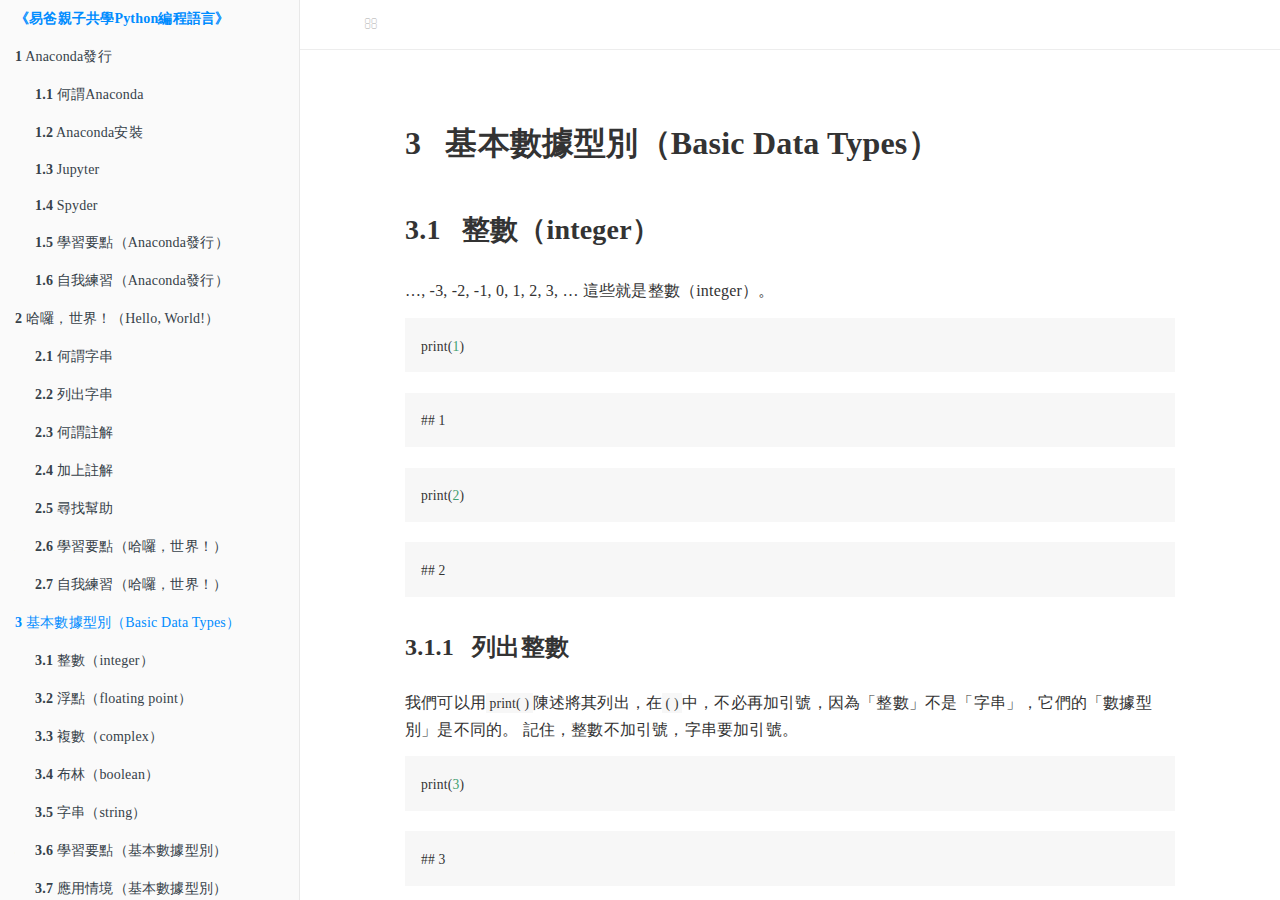
<file: docs/基本數據型別basic-data-types.html>
<!DOCTYPE html>
<html lang="" xml:lang="">
<head>

  <meta charset="utf-8" />
  <meta http-equiv="X-UA-Compatible" content="IE=edge" />
  <title>3 基本數據型別（Basic Data Types） | YiBaPython</title>
  <meta name="description" content="3 基本數據型別（Basic Data Types） | YiBaPython" />
  <meta name="generator" content="bookdown 0.20 and GitBook 2.6.7" />

  <meta property="og:title" content="3 基本數據型別（Basic Data Types） | YiBaPython" />
  <meta property="og:type" content="book" />
  
  
  
  

  <meta name="twitter:card" content="summary" />
  <meta name="twitter:title" content="3 基本數據型別（Basic Data Types） | YiBaPython" />
  
  
  




  <meta name="viewport" content="width=device-width, initial-scale=1" />
  <meta name="apple-mobile-web-app-capable" content="yes" />
  <meta name="apple-mobile-web-app-status-bar-style" content="black" />
  
  
<link rel="prev" href="哈囉世界hello-world.html"/>
<link rel="next" href="變項variables.html"/>
<script src="libs/jquery-2.2.3/jquery.min.js"></script>
<link href="libs/gitbook-2.6.7/css/style.css" rel="stylesheet" />
<link href="libs/gitbook-2.6.7/css/plugin-table.css" rel="stylesheet" />
<link href="libs/gitbook-2.6.7/css/plugin-bookdown.css" rel="stylesheet" />
<link href="libs/gitbook-2.6.7/css/plugin-highlight.css" rel="stylesheet" />
<link href="libs/gitbook-2.6.7/css/plugin-search.css" rel="stylesheet" />
<link href="libs/gitbook-2.6.7/css/plugin-fontsettings.css" rel="stylesheet" />
<link href="libs/gitbook-2.6.7/css/plugin-clipboard.css" rel="stylesheet" />









<script src="libs/accessible-code-block-0.0.1/empty-anchor.js"></script>


<style type="text/css">
code.sourceCode > span { display: inline-block; line-height: 1.25; }
code.sourceCode > span { color: inherit; text-decoration: inherit; }
code.sourceCode > span:empty { height: 1.2em; }
.sourceCode { overflow: visible; }
code.sourceCode { white-space: pre; position: relative; }
pre.sourceCode { margin: 0; }
@media screen {
div.sourceCode { overflow: auto; }
}
@media print {
code.sourceCode { white-space: pre-wrap; }
code.sourceCode > span { text-indent: -5em; padding-left: 5em; }
}
pre.numberSource code
  { counter-reset: source-line 0; }
pre.numberSource code > span
  { position: relative; left: -4em; counter-increment: source-line; }
pre.numberSource code > span > a:first-child::before
  { content: counter(source-line);
    position: relative; left: -1em; text-align: right; vertical-align: baseline;
    border: none; display: inline-block;
    -webkit-touch-callout: none; -webkit-user-select: none;
    -khtml-user-select: none; -moz-user-select: none;
    -ms-user-select: none; user-select: none;
    padding: 0 4px; width: 4em;
    color: #aaaaaa;
  }
pre.numberSource { margin-left: 3em; border-left: 1px solid #aaaaaa;  padding-left: 4px; }
div.sourceCode
  {   }
@media screen {
code.sourceCode > span > a:first-child::before { text-decoration: underline; }
}
code span.al { color: #ff0000; font-weight: bold; } /* Alert */
code span.an { color: #60a0b0; font-weight: bold; font-style: italic; } /* Annotation */
code span.at { color: #7d9029; } /* Attribute */
code span.bn { color: #40a070; } /* BaseN */
code span.bu { } /* BuiltIn */
code span.cf { color: #007020; font-weight: bold; } /* ControlFlow */
code span.ch { color: #4070a0; } /* Char */
code span.cn { color: #880000; } /* Constant */
code span.co { color: #60a0b0; font-style: italic; } /* Comment */
code span.cv { color: #60a0b0; font-weight: bold; font-style: italic; } /* CommentVar */
code span.do { color: #ba2121; font-style: italic; } /* Documentation */
code span.dt { color: #902000; } /* DataType */
code span.dv { color: #40a070; } /* DecVal */
code span.er { color: #ff0000; font-weight: bold; } /* Error */
code span.ex { } /* Extension */
code span.fl { color: #40a070; } /* Float */
code span.fu { color: #06287e; } /* Function */
code span.im { } /* Import */
code span.in { color: #60a0b0; font-weight: bold; font-style: italic; } /* Information */
code span.kw { color: #007020; font-weight: bold; } /* Keyword */
code span.op { color: #666666; } /* Operator */
code span.ot { color: #007020; } /* Other */
code span.pp { color: #bc7a00; } /* Preprocessor */
code span.sc { color: #4070a0; } /* SpecialChar */
code span.ss { color: #bb6688; } /* SpecialString */
code span.st { color: #4070a0; } /* String */
code span.va { color: #19177c; } /* Variable */
code span.vs { color: #4070a0; } /* VerbatimString */
code span.wa { color: #60a0b0; font-weight: bold; font-style: italic; } /* Warning */
</style>

<link rel="stylesheet" href="css\JhengHei.css" type="text/css" />
</head>

<body>



  <div class="book without-animation with-summary font-size-2 font-family-1" data-basepath=".">

    <div class="book-summary">
      <nav role="navigation">

<ul class="summary">
<li><a href="index.html#易爸親子共學python編程語言"><strong>《易爸親子共學Python編程語言》</strong></a></li>
<li class="chapter" data-level="1" data-path="anaconda發行.html"><a href="anaconda發行.html"><i class="fa fa-check"></i><b>1</b> Anaconda發行</a><ul>
<li class="chapter" data-level="1.1" data-path="anaconda發行.html"><a href="anaconda發行.html#何謂anaconda"><i class="fa fa-check"></i><b>1.1</b> 何謂Anaconda</a></li>
<li class="chapter" data-level="1.2" data-path="anaconda發行.html"><a href="anaconda發行.html#anaconda安裝"><i class="fa fa-check"></i><b>1.2</b> Anaconda安裝</a></li>
<li class="chapter" data-level="1.3" data-path="anaconda發行.html"><a href="anaconda發行.html#jupyter"><i class="fa fa-check"></i><b>1.3</b> Jupyter</a><ul>
<li class="chapter" data-level="1.3.1" data-path="anaconda發行.html"><a href="anaconda發行.html#何謂jupyter"><i class="fa fa-check"></i><b>1.3.1</b> 何謂Jupyter</a></li>
<li class="chapter" data-level="1.3.2" data-path="anaconda發行.html"><a href="anaconda發行.html#開啟jupyter"><i class="fa fa-check"></i><b>1.3.2</b> 開啟Jupyter</a></li>
<li class="chapter" data-level="1.3.3" data-path="anaconda發行.html"><a href="anaconda發行.html#jupyter教學"><i class="fa fa-check"></i><b>1.3.3</b> Jupyter教學</a></li>
</ul></li>
<li class="chapter" data-level="1.4" data-path="anaconda發行.html"><a href="anaconda發行.html#spyder"><i class="fa fa-check"></i><b>1.4</b> Spyder</a><ul>
<li class="chapter" data-level="1.4.1" data-path="anaconda發行.html"><a href="anaconda發行.html#何謂spyder"><i class="fa fa-check"></i><b>1.4.1</b> 何謂Spyder</a></li>
<li class="chapter" data-level="1.4.2" data-path="anaconda發行.html"><a href="anaconda發行.html#開啟spyder"><i class="fa fa-check"></i><b>1.4.2</b> 開啟Spyder</a></li>
<li class="chapter" data-level="1.4.3" data-path="anaconda發行.html"><a href="anaconda發行.html#spyder教學"><i class="fa fa-check"></i><b>1.4.3</b> Spyder教學</a></li>
</ul></li>
<li class="chapter" data-level="1.5" data-path="anaconda發行.html"><a href="anaconda發行.html#學習要點anaconda發行"><i class="fa fa-check"></i><b>1.5</b> 學習要點（Anaconda發行）</a></li>
<li class="chapter" data-level="1.6" data-path="anaconda發行.html"><a href="anaconda發行.html#自我練習anaconda發行"><i class="fa fa-check"></i><b>1.6</b> 自我練習（Anaconda發行）</a></li>
</ul></li>
<li class="chapter" data-level="2" data-path="哈囉世界hello-world.html"><a href="哈囉世界hello-world.html"><i class="fa fa-check"></i><b>2</b> 哈囉，世界！（Hello, World!）</a><ul>
<li class="chapter" data-level="2.1" data-path="哈囉世界hello-world.html"><a href="哈囉世界hello-world.html#何謂字串"><i class="fa fa-check"></i><b>2.1</b> 何謂字串</a></li>
<li class="chapter" data-level="2.2" data-path="哈囉世界hello-world.html"><a href="哈囉世界hello-world.html#列出字串"><i class="fa fa-check"></i><b>2.2</b> 列出字串</a></li>
<li class="chapter" data-level="2.3" data-path="哈囉世界hello-world.html"><a href="哈囉世界hello-world.html#何謂註解"><i class="fa fa-check"></i><b>2.3</b> 何謂註解</a></li>
<li class="chapter" data-level="2.4" data-path="哈囉世界hello-world.html"><a href="哈囉世界hello-world.html#加上註解"><i class="fa fa-check"></i><b>2.4</b> 加上註解</a></li>
<li class="chapter" data-level="2.5" data-path="哈囉世界hello-world.html"><a href="哈囉世界hello-world.html#尋找幫助"><i class="fa fa-check"></i><b>2.5</b> 尋找幫助</a></li>
<li class="chapter" data-level="2.6" data-path="哈囉世界hello-world.html"><a href="哈囉世界hello-world.html#學習要點哈囉世界"><i class="fa fa-check"></i><b>2.6</b> 學習要點（哈囉，世界！）</a></li>
<li class="chapter" data-level="2.7" data-path="哈囉世界hello-world.html"><a href="哈囉世界hello-world.html#自我練習哈囉世界"><i class="fa fa-check"></i><b>2.7</b> 自我練習（哈囉，世界！）</a></li>
</ul></li>
<li class="chapter" data-level="3" data-path="基本數據型別basic-data-types.html"><a href="基本數據型別basic-data-types.html"><i class="fa fa-check"></i><b>3</b> 基本數據型別（Basic Data Types）</a><ul>
<li class="chapter" data-level="3.1" data-path="基本數據型別basic-data-types.html"><a href="基本數據型別basic-data-types.html#整數integer"><i class="fa fa-check"></i><b>3.1</b> 整數（integer）</a><ul>
<li class="chapter" data-level="3.1.1" data-path="基本數據型別basic-data-types.html"><a href="基本數據型別basic-data-types.html#列出整數"><i class="fa fa-check"></i><b>3.1.1</b> 列出整數</a></li>
<li class="chapter" data-level="3.1.2" data-path="基本數據型別basic-data-types.html"><a href="基本數據型別basic-data-types.html#何謂數據型別"><i class="fa fa-check"></i><b>3.1.2</b> 何謂數據型別</a></li>
<li class="chapter" data-level="3.1.3" data-path="基本數據型別basic-data-types.html"><a href="基本數據型別basic-data-types.html#算術運算子arithmetic-operator"><i class="fa fa-check"></i><b>3.1.3</b> 算術運算子（arithmetic operator）</a></li>
<li class="chapter" data-level="3.1.4" data-path="基本數據型別basic-data-types.html"><a href="基本數據型別basic-data-types.html#整數運算"><i class="fa fa-check"></i><b>3.1.4</b> 整數運算</a></li>
<li class="chapter" data-level="3.1.5" data-path="基本數據型別basic-data-types.html"><a href="基本數據型別basic-data-types.html#自我練習整數算數運算"><i class="fa fa-check"></i><b>3.1.5</b> 自我練習（整數算數運算）</a></li>
</ul></li>
<li class="chapter" data-level="3.2" data-path="基本數據型別basic-data-types.html"><a href="基本數據型別basic-data-types.html#浮點floating-point"><i class="fa fa-check"></i><b>3.2</b> 浮點（floating point）</a><ul>
<li class="chapter" data-level="3.2.1" data-path="基本數據型別basic-data-types.html"><a href="基本數據型別basic-data-types.html#浮點運算"><i class="fa fa-check"></i><b>3.2.1</b> 浮點運算</a></li>
<li class="chapter" data-level="3.2.2" data-path="基本數據型別basic-data-types.html"><a href="基本數據型別basic-data-types.html#型別轉換整數浮點"><i class="fa fa-check"></i><b>3.2.2</b> 型別轉換（整數、浮點）</a></li>
<li class="chapter" data-level="3.2.3" data-path="基本數據型別basic-data-types.html"><a href="基本數據型別basic-data-types.html#自我練習整數浮點算數運算型別轉換"><i class="fa fa-check"></i><b>3.2.3</b> 自我練習（整數浮點算數運算、型別轉換）</a></li>
</ul></li>
<li class="chapter" data-level="3.3" data-path="基本數據型別basic-data-types.html"><a href="基本數據型別basic-data-types.html#複數complex"><i class="fa fa-check"></i><b>3.3</b> 複數（complex）</a></li>
<li class="chapter" data-level="3.4" data-path="基本數據型別basic-data-types.html"><a href="基本數據型別basic-data-types.html#布林boolean"><i class="fa fa-check"></i><b>3.4</b> 布林（boolean）</a><ul>
<li class="chapter" data-level="3.4.1" data-path="基本數據型別basic-data-types.html"><a href="基本數據型別basic-data-types.html#比較運算子comparison-operator"><i class="fa fa-check"></i><b>3.4.1</b> 比較運算子（comparison operator）</a></li>
<li class="chapter" data-level="3.4.2" data-path="基本數據型別basic-data-types.html"><a href="基本數據型別basic-data-types.html#邏輯運算子logical-operator"><i class="fa fa-check"></i><b>3.4.2</b> 邏輯運算子（logical operator）</a></li>
<li class="chapter" data-level="3.4.3" data-path="基本數據型別basic-data-types.html"><a href="基本數據型別basic-data-types.html#運算先後順序"><i class="fa fa-check"></i><b>3.4.3</b> 運算先後順序</a></li>
<li class="chapter" data-level="3.4.4" data-path="基本數據型別basic-data-types.html"><a href="基本數據型別basic-data-types.html#型別轉換布林整數浮點"><i class="fa fa-check"></i><b>3.4.4</b> 型別轉換（布林、整數、浮點）</a></li>
<li class="chapter" data-level="3.4.5" data-path="基本數據型別basic-data-types.html"><a href="基本數據型別basic-data-types.html#自我練習比較運算邏輯運算型別轉換"><i class="fa fa-check"></i><b>3.4.5</b> 自我練習（比較運算、邏輯運算、型別轉換）</a></li>
</ul></li>
<li class="chapter" data-level="3.5" data-path="基本數據型別basic-data-types.html"><a href="基本數據型別basic-data-types.html#字串string"><i class="fa fa-check"></i><b>3.5</b> 字串（string）</a><ul>
<li class="chapter" data-level="3.5.1" data-path="基本數據型別basic-data-types.html"><a href="基本數據型別basic-data-types.html#字串運算"><i class="fa fa-check"></i><b>3.5.1</b> 字串運算</a></li>
<li class="chapter" data-level="3.5.2" data-path="基本數據型別basic-data-types.html"><a href="基本數據型別basic-data-types.html#型別轉換字串整數浮點"><i class="fa fa-check"></i><b>3.5.2</b> 型別轉換（字串、整數、浮點）</a></li>
<li class="chapter" data-level="3.5.3" data-path="基本數據型別basic-data-types.html"><a href="基本數據型別basic-data-types.html#自我練習混合四種型別三種運算四種型別轉換調整運算執行順序"><i class="fa fa-check"></i><b>3.5.3</b> 自我練習（混合四種型別三種運算、四種型別轉換、調整運算執行順序）</a></li>
<li class="chapter" data-level="3.5.4" data-path="基本數據型別basic-data-types.html"><a href="基本數據型別basic-data-types.html#字串方法"><i class="fa fa-check"></i><b>3.5.4</b> 字串方法</a></li>
<li class="chapter" data-level="3.5.5" data-path="基本數據型別basic-data-types.html"><a href="基本數據型別basic-data-types.html#自我練習字串方法"><i class="fa fa-check"></i><b>3.5.5</b> 自我練習（字串方法）</a></li>
</ul></li>
<li class="chapter" data-level="3.6" data-path="基本數據型別basic-data-types.html"><a href="基本數據型別basic-data-types.html#學習要點基本數據型別"><i class="fa fa-check"></i><b>3.6</b> 學習要點（基本數據型別）</a></li>
<li class="chapter" data-level="3.7" data-path="基本數據型別basic-data-types.html"><a href="基本數據型別basic-data-types.html#應用情境基本數據型別"><i class="fa fa-check"></i><b>3.7</b> 應用情境（基本數據型別）</a></li>
<li class="chapter" data-level="3.8" data-path="基本數據型別basic-data-types.html"><a href="基本數據型別basic-data-types.html#尋找幫助基本數據型別"><i class="fa fa-check"></i><b>3.8</b> 尋找幫助（基本數據型別）</a></li>
</ul></li>
<li class="chapter" data-level="4" data-path="變項variables.html"><a href="變項variables.html"><i class="fa fa-check"></i><b>4</b> 變項（Variables）</a><ul>
<li class="chapter" data-level="4.1" data-path="變項variables.html"><a href="變項variables.html#何謂變項"><i class="fa fa-check"></i><b>4.1</b> 何謂變項</a></li>
<li class="chapter" data-level="4.2" data-path="變項variables.html"><a href="變項variables.html#為何要用變項"><i class="fa fa-check"></i><b>4.2</b> 為何要用變項</a></li>
<li class="chapter" data-level="4.3" data-path="變項variables.html"><a href="變項variables.html#指派注意事項"><i class="fa fa-check"></i><b>4.3</b> 指派注意事項</a></li>
<li class="chapter" data-level="4.4" data-path="變項variables.html"><a href="變項variables.html#變項命名規則"><i class="fa fa-check"></i><b>4.4</b> 變項命名規則</a></li>
<li class="chapter" data-level="4.5" data-path="變項variables.html"><a href="變項variables.html#學習要點變項"><i class="fa fa-check"></i><b>4.5</b> 學習要點（變項）</a></li>
<li class="chapter" data-level="4.6" data-path="變項variables.html"><a href="變項variables.html#自我練習變項"><i class="fa fa-check"></i><b>4.6</b> 自我練習（變項）</a></li>
</ul></li>
<li class="chapter" data-level="5" data-path="基本彙集型別basic-collection-types.html"><a href="基本彙集型別basic-collection-types.html"><i class="fa fa-check"></i><b>5</b> 基本彙集型別（Basic Collection Types）</a><ul>
<li class="chapter" data-level="5.1" data-path="基本彙集型別basic-collection-types.html"><a href="基本彙集型別basic-collection-types.html#元組tuple"><i class="fa fa-check"></i><b>5.1</b> 元組（tuple）</a><ul>
<li class="chapter" data-level="5.1.1" data-path="基本彙集型別basic-collection-types.html"><a href="基本彙集型別basic-collection-types.html#元組建構"><i class="fa fa-check"></i><b>5.1.1</b> 元組建構</a></li>
<li class="chapter" data-level="5.1.2" data-path="基本彙集型別basic-collection-types.html"><a href="基本彙集型別basic-collection-types.html#元組索引"><i class="fa fa-check"></i><b>5.1.2</b> 元組索引</a><ul>
<li class="chapter" data-level="5.1.2.1" data-path="基本彙集型別basic-collection-types.html"><a href="基本彙集型別basic-collection-types.html#零基索引zero-based-indexing"><i class="fa fa-check"></i><b>5.1.2.1</b> 零基索引（zero-based indexing）</a></li>
<li class="chapter" data-level="5.1.2.2" data-path="基本彙集型別basic-collection-types.html"><a href="基本彙集型別basic-collection-types.html#負值索引"><i class="fa fa-check"></i><b>5.1.2.2</b> 負值索引</a></li>
<li class="chapter" data-level="5.1.2.3" data-path="基本彙集型別basic-collection-types.html"><a href="基本彙集型別basic-collection-types.html#範圍索引"><i class="fa fa-check"></i><b>5.1.2.3</b> 範圍索引</a></li>
</ul></li>
<li class="chapter" data-level="5.1.3" data-path="基本彙集型別basic-collection-types.html"><a href="基本彙集型別basic-collection-types.html#元組算術運算"><i class="fa fa-check"></i><b>5.1.3</b> 元組算術運算</a></li>
<li class="chapter" data-level="5.1.4" data-path="基本彙集型別basic-collection-types.html"><a href="基本彙集型別basic-collection-types.html#元組常用函式"><i class="fa fa-check"></i><b>5.1.4</b> 元組常用函式</a></li>
<li class="chapter" data-level="5.1.5" data-path="基本彙集型別basic-collection-types.html"><a href="基本彙集型別basic-collection-types.html#元組常用方法"><i class="fa fa-check"></i><b>5.1.5</b> 元組常用方法</a></li>
<li class="chapter" data-level="5.1.6" data-path="基本彙集型別basic-collection-types.html"><a href="基本彙集型別basic-collection-types.html#自我練習元組"><i class="fa fa-check"></i><b>5.1.6</b> 自我練習（元組）</a></li>
</ul></li>
<li class="chapter" data-level="5.2" data-path="基本彙集型別basic-collection-types.html"><a href="基本彙集型別basic-collection-types.html#串列list"><i class="fa fa-check"></i><b>5.2</b> 串列（list）</a><ul>
<li class="chapter" data-level="5.2.1" data-path="基本彙集型別basic-collection-types.html"><a href="基本彙集型別basic-collection-types.html#串列建構"><i class="fa fa-check"></i><b>5.2.1</b> 串列建構</a></li>
<li class="chapter" data-level="5.2.2" data-path="基本彙集型別basic-collection-types.html"><a href="基本彙集型別basic-collection-types.html#串列索引"><i class="fa fa-check"></i><b>5.2.2</b> 串列索引</a></li>
<li class="chapter" data-level="5.2.3" data-path="基本彙集型別basic-collection-types.html"><a href="基本彙集型別basic-collection-types.html#串列算術運算常用函式常用方法"><i class="fa fa-check"></i><b>5.2.3</b> 串列算術運算、常用函式、常用方法</a></li>
<li class="chapter" data-level="5.2.4" data-path="基本彙集型別basic-collection-types.html"><a href="基本彙集型別basic-collection-types.html#物件可變與否"><i class="fa fa-check"></i><b>5.2.4</b> 物件可變與否</a></li>
<li class="chapter" data-level="5.2.5" data-path="基本彙集型別basic-collection-types.html"><a href="基本彙集型別basic-collection-types.html#串列可用方法"><i class="fa fa-check"></i><b>5.2.5</b> 串列可用方法</a></li>
<li class="chapter" data-level="5.2.6" data-path="基本彙集型別basic-collection-types.html"><a href="基本彙集型別basic-collection-types.html#學習要點可索引的物件"><i class="fa fa-check"></i><b>5.2.6</b> 學習要點（可索引的物件）</a></li>
<li class="chapter" data-level="5.2.7" data-path="基本彙集型別basic-collection-types.html"><a href="基本彙集型別basic-collection-types.html#自我練習串列"><i class="fa fa-check"></i><b>5.2.7</b> 自我練習（串列）</a></li>
</ul></li>
<li class="chapter" data-level="5.3" data-path="基本彙集型別basic-collection-types.html"><a href="基本彙集型別basic-collection-types.html#集合set"><i class="fa fa-check"></i><b>5.3</b> 集合（set）</a><ul>
<li class="chapter" data-level="5.3.1" data-path="基本彙集型別basic-collection-types.html"><a href="基本彙集型別basic-collection-types.html#集合建構"><i class="fa fa-check"></i><b>5.3.1</b> 集合建構</a></li>
<li class="chapter" data-level="5.3.2" data-path="基本彙集型別basic-collection-types.html"><a href="基本彙集型別basic-collection-types.html#集合方法"><i class="fa fa-check"></i><b>5.3.2</b> 集合方法</a></li>
<li class="chapter" data-level="5.3.3" data-path="基本彙集型別basic-collection-types.html"><a href="基本彙集型別basic-collection-types.html#自我練習集合"><i class="fa fa-check"></i><b>5.3.3</b> 自我練習（集合）</a></li>
</ul></li>
<li class="chapter" data-level="5.4" data-path="基本彙集型別basic-collection-types.html"><a href="基本彙集型別basic-collection-types.html#字典dictionary"><i class="fa fa-check"></i><b>5.4</b> 字典（dictionary）</a><ul>
<li class="chapter" data-level="5.4.1" data-path="基本彙集型別basic-collection-types.html"><a href="基本彙集型別basic-collection-types.html#字典建構"><i class="fa fa-check"></i><b>5.4.1</b> 字典建構</a></li>
<li class="chapter" data-level="5.4.2" data-path="基本彙集型別basic-collection-types.html"><a href="基本彙集型別basic-collection-types.html#字典索引"><i class="fa fa-check"></i><b>5.4.2</b> 字典索引</a></li>
<li class="chapter" data-level="5.4.3" data-path="基本彙集型別basic-collection-types.html"><a href="基本彙集型別basic-collection-types.html#字典方法"><i class="fa fa-check"></i><b>5.4.3</b> 字典方法</a></li>
<li class="chapter" data-level="5.4.4" data-path="基本彙集型別basic-collection-types.html"><a href="基本彙集型別basic-collection-types.html#學習要點型別索引有序可變"><i class="fa fa-check"></i><b>5.4.4</b> 學習要點（型別、索引、有序、可變）</a></li>
<li class="chapter" data-level="5.4.5" data-path="基本彙集型別basic-collection-types.html"><a href="基本彙集型別basic-collection-types.html#自我練習字典"><i class="fa fa-check"></i><b>5.4.5</b> 自我練習（字典）</a></li>
</ul></li>
<li class="chapter" data-level="5.5" data-path="基本彙集型別basic-collection-types.html"><a href="基本彙集型別basic-collection-types.html#巢式彙集nested-collection"><i class="fa fa-check"></i><b>5.5</b> 巢式彙集（nested collection）</a><ul>
<li class="chapter" data-level="5.5.1" data-path="基本彙集型別basic-collection-types.html"><a href="基本彙集型別basic-collection-types.html#巢式彙集建構"><i class="fa fa-check"></i><b>5.5.1</b> 巢式彙集建構</a></li>
<li class="chapter" data-level="5.5.2" data-path="基本彙集型別basic-collection-types.html"><a href="基本彙集型別basic-collection-types.html#自我練習巢式彙集"><i class="fa fa-check"></i><b>5.5.2</b> 自我練習（巢式彙集）</a></li>
</ul></li>
</ul></li>
<li class="chapter" data-level="6" data-path="序列型別sequence-types.html"><a href="序列型別sequence-types.html"><i class="fa fa-check"></i><b>6</b> 序列型別（Sequence Types）</a><ul>
<li class="chapter" data-level="6.1" data-path="序列型別sequence-types.html"><a href="序列型別sequence-types.html#範圍range"><i class="fa fa-check"></i><b>6.1</b> 範圍（range）</a><ul>
<li class="chapter" data-level="6.1.1" data-path="序列型別sequence-types.html"><a href="序列型別sequence-types.html#範圍建構"><i class="fa fa-check"></i><b>6.1.1</b> 範圍建構</a></li>
<li class="chapter" data-level="6.1.2" data-path="序列型別sequence-types.html"><a href="序列型別sequence-types.html#範圍用途"><i class="fa fa-check"></i><b>6.1.2</b> 範圍用途</a></li>
</ul></li>
<li class="chapter" data-level="6.2" data-path="序列型別sequence-types.html"><a href="序列型別sequence-types.html#字串string-sequence"><i class="fa fa-check"></i><b>6.2</b> 字串（string, sequence）</a><ul>
<li class="chapter" data-level="6.2.1" data-path="序列型別sequence-types.html"><a href="序列型別sequence-types.html#字串格式"><i class="fa fa-check"></i><b>6.2.1</b> 字串格式</a></li>
<li class="chapter" data-level="6.2.2" data-path="序列型別sequence-types.html"><a href="序列型別sequence-types.html#字串輸入"><i class="fa fa-check"></i><b>6.2.2</b> 字串輸入</a></li>
<li class="chapter" data-level="6.2.3" data-path="序列型別sequence-types.html"><a href="序列型別sequence-types.html#字串的分拆和結合"><i class="fa fa-check"></i><b>6.2.3</b> 字串的分拆和結合</a></li>
</ul></li>
<li class="chapter" data-level="6.3" data-path="序列型別sequence-types.html"><a href="序列型別sequence-types.html#查找變項型別及其方法"><i class="fa fa-check"></i><b>6.3</b> 查找變項型別及其方法</a></li>
<li class="chapter" data-level="6.4" data-path="序列型別sequence-types.html"><a href="序列型別sequence-types.html#學習要點序列型別"><i class="fa fa-check"></i><b>6.4</b> 學習要點（序列型別）</a></li>
<li class="chapter" data-level="6.5" data-path="序列型別sequence-types.html"><a href="序列型別sequence-types.html#自我練習序列型別"><i class="fa fa-check"></i><b>6.5</b> 自我練習（序列型別）</a></li>
</ul></li>
<li class="chapter" data-level="7" data-path="條件陳述conditional-statements.html"><a href="條件陳述conditional-statements.html"><i class="fa fa-check"></i><b>7</b> 條件陳述（Conditional Statements）</a><ul>
<li class="chapter" data-level="7.1" data-path="條件陳述conditional-statements.html"><a href="條件陳述conditional-statements.html#何謂條件"><i class="fa fa-check"></i><b>7.1</b> 何謂條件</a></li>
<li class="chapter" data-level="7.2" data-path="條件陳述conditional-statements.html"><a href="條件陳述conditional-statements.html#if相關陳述"><i class="fa fa-check"></i><b>7.2</b> if相關陳述</a><ul>
<li class="chapter" data-level="7.2.1" data-path="條件陳述conditional-statements.html"><a href="條件陳述conditional-statements.html#if-陳述"><i class="fa fa-check"></i><b>7.2.1</b> if… 陳述</a></li>
<li class="chapter" data-level="7.2.2" data-path="條件陳述conditional-statements.html"><a href="條件陳述conditional-statements.html#if-else-陳述"><i class="fa fa-check"></i><b>7.2.2</b> if… else… 陳述</a></li>
<li class="chapter" data-level="7.2.3" data-path="條件陳述conditional-statements.html"><a href="條件陳述conditional-statements.html#if-elif-else-陳述"><i class="fa fa-check"></i><b>7.2.3</b> if… elif… else… 陳述</a></li>
</ul></li>
<li class="chapter" data-level="7.3" data-path="條件陳述conditional-statements.html"><a href="條件陳述conditional-statements.html#學習要點條件陳述"><i class="fa fa-check"></i><b>7.3</b> 學習要點（條件陳述）</a></li>
<li class="chapter" data-level="7.4" data-path="條件陳述conditional-statements.html"><a href="條件陳述conditional-statements.html#應用情境條件陳述"><i class="fa fa-check"></i><b>7.4</b> 應用情境（條件陳述）</a></li>
</ul></li>
<li class="chapter" data-level="8" data-path="迴圈loops.html"><a href="迴圈loops.html"><i class="fa fa-check"></i><b>8</b> 迴圈（Loops）</a><ul>
<li class="chapter" data-level="8.1" data-path="迴圈loops.html"><a href="迴圈loops.html#何謂迴圈"><i class="fa fa-check"></i><b>8.1</b> 何謂迴圈</a></li>
<li class="chapter" data-level="8.2" data-path="迴圈loops.html"><a href="迴圈loops.html#for迴圈"><i class="fa fa-check"></i><b>8.2</b> for迴圈</a><ul>
<li class="chapter" data-level="8.2.1" data-path="迴圈loops.html"><a href="迴圈loops.html#for-陳述"><i class="fa fa-check"></i><b>8.2.1</b> for… 陳述</a></li>
<li class="chapter" data-level="8.2.2" data-path="迴圈loops.html"><a href="迴圈loops.html#for-if-break-陳述"><i class="fa fa-check"></i><b>8.2.2</b> for… if… break 陳述</a></li>
<li class="chapter" data-level="8.2.3" data-path="迴圈loops.html"><a href="迴圈loops.html#for-if-continue-陳述"><i class="fa fa-check"></i><b>8.2.3</b> for… if… continue 陳述</a></li>
</ul></li>
<li class="chapter" data-level="8.3" data-path="迴圈loops.html"><a href="迴圈loops.html#while迴圈"><i class="fa fa-check"></i><b>8.3</b> while迴圈</a><ul>
<li class="chapter" data-level="8.3.1" data-path="迴圈loops.html"><a href="迴圈loops.html#while-陳述"><i class="fa fa-check"></i><b>8.3.1</b> while… 陳述</a></li>
<li class="chapter" data-level="8.3.2" data-path="迴圈loops.html"><a href="迴圈loops.html#while-if-break-陳述"><i class="fa fa-check"></i><b>8.3.2</b> while… if… break 陳述</a></li>
<li class="chapter" data-level="8.3.3" data-path="迴圈loops.html"><a href="迴圈loops.html#while-if-continue-陳述"><i class="fa fa-check"></i><b>8.3.3</b> while… if… continue 陳述</a></li>
</ul></li>
<li class="chapter" data-level="8.4" data-path="迴圈loops.html"><a href="迴圈loops.html#應用情境迴圈"><i class="fa fa-check"></i><b>8.4</b> 應用情境（迴圈）</a></li>
<li class="chapter" data-level="8.5" data-path="迴圈loops.html"><a href="迴圈loops.html#推衍comprehension"><i class="fa fa-check"></i><b>8.5</b> 推衍（comprehension）</a><ul>
<li class="chapter" data-level="8.5.1" data-path="迴圈loops.html"><a href="迴圈loops.html#串列推衍list-comprehension"><i class="fa fa-check"></i><b>8.5.1</b> 串列推衍（list comprehension）</a></li>
<li class="chapter" data-level="8.5.2" data-path="迴圈loops.html"><a href="迴圈loops.html#字典推衍dictionary-comprehension"><i class="fa fa-check"></i><b>8.5.2</b> 字典推衍（dictionary comprehension）</a></li>
</ul></li>
<li class="chapter" data-level="8.6" data-path="迴圈loops.html"><a href="迴圈loops.html#學習要點"><i class="fa fa-check"></i><b>8.6</b> 學習要點</a></li>
</ul></li>
<li class="chapter" data-level="9" data-path="函式functions.html"><a href="函式functions.html"><i class="fa fa-check"></i><b>9</b> 函式（Functions）</a><ul>
<li class="chapter" data-level="9.1" data-path="函式functions.html"><a href="函式functions.html#何謂函式"><i class="fa fa-check"></i><b>9.1</b> 何謂函式</a></li>
<li class="chapter" data-level="9.2" data-path="函式functions.html"><a href="函式functions.html#為何需要函式"><i class="fa fa-check"></i><b>9.2</b> 為何需要函式</a></li>
<li class="chapter" data-level="9.3" data-path="函式functions.html"><a href="函式functions.html#函式建構"><i class="fa fa-check"></i><b>9.3</b> 函式建構</a><ul>
<li class="chapter" data-level="9.3.1" data-path="函式functions.html"><a href="函式functions.html#無輸入值"><i class="fa fa-check"></i><b>9.3.1</b> 無輸入值</a></li>
<li class="chapter" data-level="9.3.2" data-path="函式functions.html"><a href="函式functions.html#有輸入值但無輸入預設值"><i class="fa fa-check"></i><b>9.3.2</b> 有輸入值，但無輸入預設值</a></li>
<li class="chapter" data-level="9.3.3" data-path="函式functions.html"><a href="函式functions.html#有輸入值也有輸入預設值"><i class="fa fa-check"></i><b>9.3.3</b> 有輸入值，也有輸入預設值</a></li>
</ul></li>
<li class="chapter" data-level="9.4" data-path="函式functions.html"><a href="函式functions.html#函式建構範例"><i class="fa fa-check"></i><b>9.4</b> 函式建構範例</a></li>
</ul></li>
<li class="chapter" data-level="10" data-path="模組modules.html"><a href="模組modules.html"><i class="fa fa-check"></i><b>10</b> 模組（Modules）</a><ul>
<li class="chapter" data-level="10.1" data-path="模組modules.html"><a href="模組modules.html#何謂模組"><i class="fa fa-check"></i><b>10.1</b> 何謂模組</a></li>
<li class="chapter" data-level="10.2" data-path="模組modules.html"><a href="模組modules.html#模組建構"><i class="fa fa-check"></i><b>10.2</b> 模組建構</a></li>
<li class="chapter" data-level="10.3" data-path="模組modules.html"><a href="模組modules.html#模組使用"><i class="fa fa-check"></i><b>10.3</b> 模組使用</a></li>
<li class="chapter" data-level="10.4" data-path="模組modules.html"><a href="模組modules.html#學習要點模組"><i class="fa fa-check"></i><b>10.4</b> 學習要點（模組）</a></li>
<li class="chapter" data-level="10.5" data-path="模組modules.html"><a href="模組modules.html#自我練習模組"><i class="fa fa-check"></i><b>10.5</b> 自我練習（模組）</a></li>
</ul></li>
<li class="chapter" data-level="11" data-path="電子郵件emails.html"><a href="電子郵件emails.html"><i class="fa fa-check"></i><b>11</b> 電子郵件（EMails）</a><ul>
<li class="chapter" data-level="11.1" data-path="電子郵件emails.html"><a href="電子郵件emails.html#寄發郵件"><i class="fa fa-check"></i><b>11.1</b> 寄發郵件</a></li>
</ul></li>
</ul>

      </nav>
    </div>

    <div class="book-body">
      <div class="body-inner">
        <div class="book-header" role="navigation">
          <h1>
            <i class="fa fa-circle-o-notch fa-spin"></i><a href="./">YiBaPython</a>
          </h1>
        </div>

        <div class="page-wrapper" tabindex="-1" role="main">
          <div class="page-inner">

            <section class="normal" id="section-">
<div id="基本數據型別basic-data-types" class="section level1">
<h1><span class="header-section-number">3</span> 基本數據型別（Basic Data Types）</h1>
<div id="整數integer" class="section level2">
<h2><span class="header-section-number">3.1</span> 整數（integer）</h2>
<p>…, -3, -2, -1, 0, 1, 2, 3, … 這些就是整數（integer）。</p>
<div class="sourceCode" id="cb11"><pre class="sourceCode python"><code class="sourceCode python"><span id="cb11-1"><a href="基本數據型別basic-data-types.html#cb11-1"></a><span class="bu">print</span>(<span class="dv">1</span>)</span></code></pre></div>
<pre><code>## 1</code></pre>
<div class="sourceCode" id="cb13"><pre class="sourceCode python"><code class="sourceCode python"><span id="cb13-1"><a href="基本數據型別basic-data-types.html#cb13-1"></a><span class="bu">print</span>(<span class="dv">2</span>)</span></code></pre></div>
<pre><code>## 2</code></pre>
<div id="列出整數" class="section level3">
<h3><span class="header-section-number">3.1.1</span> 列出整數</h3>
<p>我們可以用<code>print( )</code>陳述將其列出，在<code>( )</code>中，不必再加引號，因為「整數」不是「字串」，它們的「數據型別」是不同的。
記住，整數不加引號，字串要加引號。</p>
<div class="sourceCode" id="cb15"><pre class="sourceCode python"><code class="sourceCode python"><span id="cb15-1"><a href="基本數據型別basic-data-types.html#cb15-1"></a><span class="bu">print</span>(<span class="dv">3</span>)</span></code></pre></div>
<pre><code>## 3</code></pre>
<div class="sourceCode" id="cb17"><pre class="sourceCode python"><code class="sourceCode python"><span id="cb17-1"><a href="基本數據型別basic-data-types.html#cb17-1"></a><span class="bu">print</span>(<span class="st">&quot;3&quot;</span>)</span></code></pre></div>
<pre><code>## 3</code></pre>
<p>上面二個陳述，都得到<code>3</code>這個結果，看不出「整數」與「字串」有何不同啊？到底差異何在？</p>
</div>
<div id="何謂數據型別" class="section level3">
<h3><span class="header-section-number">3.1.2</span> 何謂數據型別</h3>
<p>電腦有幾個基本的數據型別，整數（integer）是其中之一，字串（string）也是其中之一，我們可以用<code>type( )</code>查看物件的型別。</p>
<div class="sourceCode" id="cb19"><pre class="sourceCode python"><code class="sourceCode python"><span id="cb19-1"><a href="基本數據型別basic-data-types.html#cb19-1"></a><span class="bu">print</span>(<span class="bu">type</span>(<span class="dv">3</span>))</span></code></pre></div>
<pre><code>## &lt;class &#39;int&#39;&gt;</code></pre>
<p>結果中的<code>&lt;class 'int'&gt;</code>表示<code>3</code>是一個<code>int</code>（整數）。</p>
<div class="sourceCode" id="cb21"><pre class="sourceCode python"><code class="sourceCode python"><span id="cb21-1"><a href="基本數據型別basic-data-types.html#cb21-1"></a><span class="bu">print</span>(<span class="bu">type</span>(<span class="st">&quot;3&quot;</span>), <span class="bu">type</span>(<span class="st">&quot;三&quot;</span>)) <span class="co"># 同時列出&quot;3&quot;和&quot;三&quot;的型別</span></span></code></pre></div>
<pre><code>## &lt;class &#39;str&#39;&gt; &lt;class &#39;str&#39;&gt;</code></pre>
<p>以上陳述的結果為<code>&lt;class 'str'&gt;</code>表示<code>"3"</code>、<code>"三"</code>都是<code>str</code>（字串），因為兩者都被引號所包圍。</p>
</div>
<div id="算術運算子arithmetic-operator" class="section level3">
<h3><span class="header-section-number">3.1.3</span> 算術運算子（arithmetic operator）</h3>
<p>常用的算術運算子至少包括了：</p>
<table>
<thead>
<tr class="header">
<th align="left">算數運算子</th>
<th align="left">說明</th>
</tr>
</thead>
<tbody>
<tr class="odd">
<td align="left">+</td>
<td align="left">加</td>
</tr>
<tr class="even">
<td align="left">-</td>
<td align="left">減</td>
</tr>
<tr class="odd">
<td align="left">*</td>
<td align="left">乘</td>
</tr>
<tr class="even">
<td align="left">/</td>
<td align="left">除</td>
</tr>
<tr class="odd">
<td align="left">//</td>
<td align="left">商數</td>
</tr>
<tr class="even">
<td align="left">%</td>
<td align="left">餘數</td>
</tr>
<tr class="odd">
<td align="left">**</td>
<td align="left">次方</td>
</tr>
</tbody>
</table>
<p>上表的算數運算子皆為中置（infix）運算子，在其前後二側的整數則稱為運算元（operand），運算元與運算子整體合稱為運算式或表達式（expression）。</p>
</div>
<div id="整數運算" class="section level3">
<h3><span class="header-section-number">3.1.4</span> 整數運算</h3>
<p>我們來看看幾個實際的整數算術運算式例子……</p>
<div class="sourceCode" id="cb23"><pre class="sourceCode python"><code class="sourceCode python"><span id="cb23-1"><a href="基本數據型別basic-data-types.html#cb23-1"></a><span class="bu">print</span>(<span class="dv">1</span> <span class="op">+</span> <span class="dv">2</span>)  <span class="co"># 加</span></span></code></pre></div>
<pre><code>## 3</code></pre>
<div class="sourceCode" id="cb25"><pre class="sourceCode python"><code class="sourceCode python"><span id="cb25-1"><a href="基本數據型別basic-data-types.html#cb25-1"></a><span class="bu">print</span>(<span class="dv">3</span> <span class="op">-</span> <span class="dv">4</span>)  <span class="co"># 減</span></span></code></pre></div>
<pre><code>## -1</code></pre>
<div class="sourceCode" id="cb27"><pre class="sourceCode python"><code class="sourceCode python"><span id="cb27-1"><a href="基本數據型別basic-data-types.html#cb27-1"></a><span class="bu">print</span>(<span class="dv">5</span> <span class="op">*</span> <span class="dv">6</span>)  <span class="co"># 乘</span></span></code></pre></div>
<pre><code>## 30</code></pre>
<div class="sourceCode" id="cb29"><pre class="sourceCode python"><code class="sourceCode python"><span id="cb29-1"><a href="基本數據型別basic-data-types.html#cb29-1"></a><span class="bu">print</span>(<span class="dv">8</span> <span class="op">/</span> <span class="dv">2</span>)  <span class="co"># 除</span></span></code></pre></div>
<pre><code>## 4.0</code></pre>
<div class="sourceCode" id="cb31"><pre class="sourceCode python"><code class="sourceCode python"><span id="cb31-1"><a href="基本數據型別basic-data-types.html#cb31-1"></a><span class="bu">print</span>(<span class="dv">7</span> <span class="op">//</span> <span class="dv">3</span>) <span class="co"># 商數</span></span></code></pre></div>
<pre><code>## 2</code></pre>
<div class="sourceCode" id="cb33"><pre class="sourceCode python"><code class="sourceCode python"><span id="cb33-1"><a href="基本數據型別basic-data-types.html#cb33-1"></a><span class="bu">print</span>(<span class="dv">7</span> <span class="op">%</span> <span class="dv">3</span>)  <span class="co"># 餘數</span></span></code></pre></div>
<pre><code>## 1</code></pre>
<div class="sourceCode" id="cb35"><pre class="sourceCode python"><code class="sourceCode python"><span id="cb35-1"><a href="基本數據型別basic-data-types.html#cb35-1"></a><span class="bu">print</span>(<span class="dv">3</span> <span class="op">**</span> <span class="dv">2</span>) <span class="co"># 次方</span></span></code></pre></div>
<pre><code>## 9</code></pre>
</div>
<div id="自我練習整數算數運算" class="section level3">
<h3><span class="header-section-number">3.1.5</span> 自我練習（整數算數運算）</h3>
<ol style="list-style-type: decimal">
<li>打開Jupyter或Spyder。</li>
<li>嘗試用整數進行各種算數運算。</li>
</ol>
</div>
</div>
<div id="浮點floating-point" class="section level2">
<h2><span class="header-section-number">3.2</span> 浮點（floating point）</h2>
<p>前面所學的整數只構成了數線上等距離散的點，那數線上其它非整數的點要怎麼表示呢？例如：半個蘋果、四分之三條香蕉、八公升的牛奶由五個人來分。這種情形就要用小數點來表示，因為各個數值的小數點位置不一定相同，小數點不固定而是浮動的，故稱為「浮點」。</p>
<div class="sourceCode" id="cb37"><pre class="sourceCode python"><code class="sourceCode python"><span id="cb37-1"><a href="基本數據型別basic-data-types.html#cb37-1"></a><span class="bu">print</span>(<span class="dv">1</span> <span class="op">/</span> <span class="dv">2</span>)  <span class="co"># 半個蘋果</span></span></code></pre></div>
<pre><code>## 0.5</code></pre>
<div class="sourceCode" id="cb39"><pre class="sourceCode python"><code class="sourceCode python"><span id="cb39-1"><a href="基本數據型別basic-data-types.html#cb39-1"></a><span class="bu">print</span>(<span class="dv">3</span> <span class="op">/</span> <span class="dv">4</span>)  <span class="co"># 四分之三條香蕉</span></span></code></pre></div>
<pre><code>## 0.75</code></pre>
<div class="sourceCode" id="cb41"><pre class="sourceCode python"><code class="sourceCode python"><span id="cb41-1"><a href="基本數據型別basic-data-types.html#cb41-1"></a><span class="bu">print</span>(<span class="dv">8</span> <span class="op">/</span> <span class="dv">5</span>)  <span class="co"># 八公升牛奶分配給五個人</span></span></code></pre></div>
<pre><code>## 1.6</code></pre>
<p>細心的同學在前面整數運算式的例子中就可發現<code>8 / 2</code>的結果不是<code>4</code>（整數）而是<code>4.0</code>（浮點），因為python自動將除的結果型別改為浮點了。</p>
<div class="sourceCode" id="cb43"><pre class="sourceCode python"><code class="sourceCode python"><span id="cb43-1"><a href="基本數據型別basic-data-types.html#cb43-1"></a><span class="bu">print</span>(<span class="bu">type</span>(<span class="dv">8</span> <span class="op">/</span> <span class="dv">2</span>))</span></code></pre></div>
<pre><code>## &lt;class &#39;float&#39;&gt;</code></pre>
<p>好奇的你可能會問：「在數學上，<code>1</code>完全等於<code>1.0</code>、2<code>完全等於</code>2.0`，為什麼在電腦上還要特別區分為不同的型別呢？」這是因為電腦的記憶體及儲存媒介所存放的紀錄，只用「0」和「1」來表示，這一大串的0和1的意義，要靠型別區分才能解釋。就好像「大丈夫」出現在中文及日文語境下的意思不同，又好比 The soldier decided to desert his dessert in the desert.（該士兵決定將他的點心捨棄在沙漠裡）其中desert前後意思不同。</p>
<div id="浮點運算" class="section level3">
<h3><span class="header-section-number">3.2.1</span> 浮點運算</h3>
<p>前面所述的算術運算子，也都可以用在浮點型別的運算元上。</p>
</div>
<div id="型別轉換整數浮點" class="section level3">
<h3><span class="header-section-number">3.2.2</span> 型別轉換（整數、浮點）</h3>
<p>整數和浮點這二者可以互相轉換，要轉成整數用<code>int( )</code>，要轉成浮點用<code>float( )</code>。</p>
<div class="sourceCode" id="cb45"><pre class="sourceCode python"><code class="sourceCode python"><span id="cb45-1"><a href="基本數據型別basic-data-types.html#cb45-1"></a><span class="bu">print</span>(<span class="bu">int</span>(<span class="fl">2.5</span>))       <span class="co"># 浮點轉換為整數，原有小數部分將被移除</span></span></code></pre></div>
<pre><code>## 2</code></pre>
<div class="sourceCode" id="cb47"><pre class="sourceCode python"><code class="sourceCode python"><span id="cb47-1"><a href="基本數據型別basic-data-types.html#cb47-1"></a><span class="bu">print</span>(<span class="bu">type</span>(<span class="bu">int</span>(<span class="fl">2.5</span>))) <span class="co"># 浮點轉換為整數，確認改成整數型別</span></span></code></pre></div>
<pre><code>## &lt;class &#39;int&#39;&gt;</code></pre>
<div class="sourceCode" id="cb49"><pre class="sourceCode python"><code class="sourceCode python"><span id="cb49-1"><a href="基本數據型別basic-data-types.html#cb49-1"></a><span class="bu">print</span>(<span class="bu">type</span>(<span class="bu">float</span>(<span class="dv">3</span>))) <span class="co"># 整數轉換為浮點，確認改成浮點型別</span></span></code></pre></div>
<pre><code>## &lt;class &#39;float&#39;&gt;</code></pre>
</div>
<div id="自我練習整數浮點算數運算型別轉換" class="section level3">
<h3><span class="header-section-number">3.2.3</span> 自我練習（整數浮點算數運算、型別轉換）</h3>
<ol style="list-style-type: decimal">
<li>打開Jupyter或Spyder。</li>
<li>嘗試用整數與浮點進行各種算數運算。</li>
<li>使用<code>type( )</code>函式，查看運算元與運算結果的型別。</li>
<li>嘗試在整數與浮點間雙向進行型別轉換，看能不能找出一些規律，在哪些情況下是符合自己預期的？哪些情況下不像是自己預期的？</li>
</ol>
</div>
</div>
<div id="複數complex" class="section level2">
<h2><span class="header-section-number">3.3</span> 複數（complex）</h2>
<p>一個複數包括了實數與虛數，虛數部分以j表示，在對負值取平方根時產生，以後學校會教，現在可以暫時不去管它。</p>
</div>
<div id="布林boolean" class="section level2">
<h2><span class="header-section-number">3.4</span> 布林（boolean）</h2>
<p>布林型別有二種值：<code>True</code>（真）與<code>False</code>（假）；通常是比較運算的結果。</p>
<div id="比較運算子comparison-operator" class="section level3">
<h3><span class="header-section-number">3.4.1</span> 比較運算子（comparison operator）</h3>
<p>常用的比較運算子有：</p>
<table>
<thead>
<tr class="header">
<th align="left">比較運算子</th>
<th align="left">說明</th>
</tr>
</thead>
<tbody>
<tr class="odd">
<td align="left">==</td>
<td align="left">等於</td>
</tr>
<tr class="even">
<td align="left">!=</td>
<td align="left">不等於</td>
</tr>
<tr class="odd">
<td align="left">&gt;</td>
<td align="left">大於</td>
</tr>
<tr class="even">
<td align="left">&lt;</td>
<td align="left">小於</td>
</tr>
<tr class="odd">
<td align="left">&gt;=</td>
<td align="left">大於等於</td>
</tr>
<tr class="even">
<td align="left">&lt;=</td>
<td align="left">小於等於</td>
</tr>
</tbody>
</table>
<p>注意，python判斷是否相等用<code>==</code>（要用二個等號）而不是數學上通用的<code>=</code>（只用一個等號），我們來看看幾個實際的比較運算式例子……</p>
<div class="sourceCode" id="cb51"><pre class="sourceCode python"><code class="sourceCode python"><span id="cb51-1"><a href="基本數據型別basic-data-types.html#cb51-1"></a><span class="bu">print</span>(<span class="dv">1</span> <span class="op">==</span> <span class="dv">2</span>)  <span class="co"># 等於</span></span></code></pre></div>
<pre><code>## False</code></pre>
<div class="sourceCode" id="cb53"><pre class="sourceCode python"><code class="sourceCode python"><span id="cb53-1"><a href="基本數據型別basic-data-types.html#cb53-1"></a><span class="bu">print</span>(<span class="dv">3</span> <span class="op">!=</span> <span class="dv">4</span>)  <span class="co"># 不等於</span></span></code></pre></div>
<pre><code>## True</code></pre>
<div class="sourceCode" id="cb55"><pre class="sourceCode python"><code class="sourceCode python"><span id="cb55-1"><a href="基本數據型別basic-data-types.html#cb55-1"></a><span class="bu">print</span>(<span class="dv">5</span> <span class="op">&gt;=</span> <span class="dv">6</span>)  <span class="co"># 大於等於</span></span></code></pre></div>
<pre><code>## False</code></pre>
<div class="sourceCode" id="cb57"><pre class="sourceCode python"><code class="sourceCode python"><span id="cb57-1"><a href="基本數據型別basic-data-types.html#cb57-1"></a><span class="bu">print</span>(<span class="dv">7</span> <span class="op">&lt;=</span> <span class="dv">8</span>)  <span class="co"># 小於等於</span></span></code></pre></div>
<pre><code>## True</code></pre>
</div>
<div id="邏輯運算子logical-operator" class="section level3">
<h3><span class="header-section-number">3.4.2</span> 邏輯運算子（logical operator）</h3>
<p>一個或多個布林值，還可以進行邏輯運算，邏輯運算子有：</p>
<table>
<thead>
<tr class="header">
<th align="left">邏輯運算子</th>
<th align="left">說明</th>
<th align="left">作用</th>
</tr>
</thead>
<tbody>
<tr class="odd">
<td align="left">and</td>
<td align="left">且</td>
<td align="left">前後二個運算元都為真的話，結果為真</td>
</tr>
<tr class="even">
<td align="left">or</td>
<td align="left">或</td>
<td align="left">前後二個運算元只要一個為真，結果為真</td>
</tr>
<tr class="odd">
<td align="left">not</td>
<td align="left">非</td>
<td align="left">前置運算子，將真的運算元變假，假的變真</td>
</tr>
</tbody>
</table>
<p>直接看實例更容易理解邏輯運算：</p>
<div class="sourceCode" id="cb59"><pre class="sourceCode python"><code class="sourceCode python"><span id="cb59-1"><a href="基本數據型別basic-data-types.html#cb59-1"></a><span class="bu">print</span>(<span class="va">True</span>  <span class="kw">and</span> <span class="va">True</span>, <span class="co"># 「且」的例子</span></span>
<span id="cb59-2"><a href="基本數據型別basic-data-types.html#cb59-2"></a>      <span class="va">True</span>  <span class="kw">and</span> <span class="va">False</span>,</span>
<span id="cb59-3"><a href="基本數據型別basic-data-types.html#cb59-3"></a>      <span class="va">False</span> <span class="kw">and</span> <span class="va">True</span>,</span>
<span id="cb59-4"><a href="基本數據型別basic-data-types.html#cb59-4"></a>      <span class="va">False</span> <span class="kw">and</span> <span class="va">False</span>)</span></code></pre></div>
<pre><code>## True False False False</code></pre>
<div class="sourceCode" id="cb61"><pre class="sourceCode python"><code class="sourceCode python"><span id="cb61-1"><a href="基本數據型別basic-data-types.html#cb61-1"></a><span class="bu">print</span>(<span class="va">True</span>  <span class="kw">or</span> <span class="va">True</span>, <span class="co"># 「或」的例子</span></span>
<span id="cb61-2"><a href="基本數據型別basic-data-types.html#cb61-2"></a>      <span class="va">True</span>  <span class="kw">or</span> <span class="va">False</span>,</span>
<span id="cb61-3"><a href="基本數據型別basic-data-types.html#cb61-3"></a>      <span class="va">False</span> <span class="kw">or</span> <span class="va">True</span>,</span>
<span id="cb61-4"><a href="基本數據型別basic-data-types.html#cb61-4"></a>      <span class="va">False</span> <span class="kw">or</span> <span class="va">False</span>)</span></code></pre></div>
<pre><code>## True True True False</code></pre>
<div class="sourceCode" id="cb63"><pre class="sourceCode python"><code class="sourceCode python"><span id="cb63-1"><a href="基本數據型別basic-data-types.html#cb63-1"></a><span class="bu">print</span>(<span class="kw">not</span> <span class="va">True</span>, <span class="co"># 「非」的例子</span></span>
<span id="cb63-2"><a href="基本數據型別basic-data-types.html#cb63-2"></a>      <span class="kw">not</span> <span class="va">False</span>)</span></code></pre></div>
<pre><code>## False True</code></pre>
</div>
<div id="運算先後順序" class="section level3">
<h3><span class="header-section-number">3.4.3</span> 運算先後順序</h3>
<p>假如運算式中含有多個運算子，這些運算子的先後順序，並不是從最左依序執行到最右，有的運算子再更右邊但可能比在左邊的另一些運算子更先被執行，下表中先被執行的排在前面，越後面就越晚被執行。：</p>
<table>
<thead>
<tr class="header">
<th align="left">運算子</th>
<th align="left">說明</th>
</tr>
</thead>
<tbody>
<tr class="odd">
<td align="left">( )</td>
<td align="left">括弧</td>
</tr>
<tr class="even">
<td align="left">**</td>
<td align="left">次方，中置算術運算子</td>
</tr>
<tr class="odd">
<td align="left">+x, -x</td>
<td align="left">正號、負號，前置運算子</td>
</tr>
<tr class="even">
<td align="left">*, /, //, %</td>
<td align="left">乘、除、商數、餘數，中置算術運算子</td>
</tr>
<tr class="odd">
<td align="left">+, -</td>
<td align="left">加、減，中置算術運算子</td>
</tr>
<tr class="even">
<td align="left">==, !=, &gt;, &gt;=, &lt;, &lt;=</td>
<td align="left">中置比較運算子</td>
</tr>
<tr class="odd">
<td align="left">not</td>
<td align="left">非，邏輯運算子</td>
</tr>
<tr class="even">
<td align="left">and</td>
<td align="left">且，邏輯運算子</td>
</tr>
<tr class="odd">
<td align="left">or</td>
<td align="left">或，邏輯運算子</td>
</tr>
</tbody>
</table>
<p>因為括弧<code>( )</code>是最優先的，如果順序不容易記住的話，就自己將要先執行的運算用括弧圍住即可，例如：</p>
<div class="sourceCode" id="cb65"><pre class="sourceCode python"><code class="sourceCode python"><span id="cb65-1"><a href="基本數據型別basic-data-types.html#cb65-1"></a><span class="bu">print</span>( <span class="dv">2</span> <span class="op">+</span> <span class="dv">3</span>  <span class="op">*</span> <span class="dv">4</span>) <span class="co"># 因為先乘除再加減，python先執行 3 * 4 = 12，再執行 2 + 12 = 14</span></span></code></pre></div>
<pre><code>## 14</code></pre>
<div class="sourceCode" id="cb67"><pre class="sourceCode python"><code class="sourceCode python"><span id="cb67-1"><a href="基本數據型別basic-data-types.html#cb67-1"></a><span class="bu">print</span>((<span class="dv">2</span> <span class="op">+</span> <span class="dv">3</span>) <span class="op">*</span> <span class="dv">4</span>) <span class="co"># 使用括弧就可以先做 2 + 3 = 5，再做 5 * 4 = 20</span></span></code></pre></div>
<pre><code>## 20</code></pre>
</div>
<div id="型別轉換布林整數浮點" class="section level3">
<h3><span class="header-section-number">3.4.4</span> 型別轉換（布林、整數、浮點）</h3>
<p>布林也能和整數與浮點互相轉換，要轉成布林用<code>bool( )</code>。</p>
<div class="sourceCode" id="cb69"><pre class="sourceCode python"><code class="sourceCode python"><span id="cb69-1"><a href="基本數據型別basic-data-types.html#cb69-1"></a><span class="bu">print</span>(<span class="bu">bool</span>()) <span class="co"># 無輸入值為假</span></span></code></pre></div>
<pre><code>## False</code></pre>
<div class="sourceCode" id="cb71"><pre class="sourceCode python"><code class="sourceCode python"><span id="cb71-1"><a href="基本數據型別basic-data-types.html#cb71-1"></a><span class="bu">print</span>(<span class="bu">bool</span>(<span class="dv">0</span>)) <span class="co"># 整數0為假</span></span></code></pre></div>
<pre><code>## False</code></pre>
<div class="sourceCode" id="cb73"><pre class="sourceCode python"><code class="sourceCode python"><span id="cb73-1"><a href="基本數據型別basic-data-types.html#cb73-1"></a><span class="bu">print</span>(<span class="bu">bool</span>(<span class="dv">1</span>)) <span class="co"># 整數1為真</span></span></code></pre></div>
<pre><code>## True</code></pre>
<div class="sourceCode" id="cb75"><pre class="sourceCode python"><code class="sourceCode python"><span id="cb75-1"><a href="基本數據型別basic-data-types.html#cb75-1"></a><span class="bu">print</span>(<span class="bu">bool</span>(<span class="fl">0.0</span>)) <span class="co"># 浮點零值為假</span></span></code></pre></div>
<pre><code>## False</code></pre>
<div class="sourceCode" id="cb77"><pre class="sourceCode python"><code class="sourceCode python"><span id="cb77-1"><a href="基本數據型別basic-data-types.html#cb77-1"></a><span class="bu">print</span>(<span class="bu">bool</span>(<span class="fl">0.1</span>)) <span class="co"># 非零浮點為真</span></span></code></pre></div>
<pre><code>## True</code></pre>
<div class="sourceCode" id="cb79"><pre class="sourceCode python"><code class="sourceCode python"><span id="cb79-1"><a href="基本數據型別basic-data-types.html#cb79-1"></a><span class="bu">print</span>(<span class="bu">bool</span>(<span class="st">&quot;&quot;</span>)) <span class="co"># 空字串為假</span></span></code></pre></div>
<pre><code>## False</code></pre>
<div class="sourceCode" id="cb81"><pre class="sourceCode python"><code class="sourceCode python"><span id="cb81-1"><a href="基本數據型別basic-data-types.html#cb81-1"></a><span class="bu">print</span>(<span class="bu">bool</span>(<span class="st">&quot; &quot;</span>)) <span class="co"># 非空字串為真</span></span></code></pre></div>
<pre><code>## True</code></pre>
<div class="sourceCode" id="cb83"><pre class="sourceCode python"><code class="sourceCode python"><span id="cb83-1"><a href="基本數據型別basic-data-types.html#cb83-1"></a><span class="bu">print</span>(<span class="bu">int</span>(<span class="va">True</span>)) <span class="co"># 真值為整數1</span></span></code></pre></div>
<pre><code>## 1</code></pre>
<div class="sourceCode" id="cb85"><pre class="sourceCode python"><code class="sourceCode python"><span id="cb85-1"><a href="基本數據型別basic-data-types.html#cb85-1"></a><span class="bu">print</span>(<span class="bu">int</span>(<span class="va">False</span>)) <span class="co"># 假值為整數0</span></span></code></pre></div>
<pre><code>## 0</code></pre>
<div class="sourceCode" id="cb87"><pre class="sourceCode python"><code class="sourceCode python"><span id="cb87-1"><a href="基本數據型別basic-data-types.html#cb87-1"></a><span class="bu">print</span>(<span class="bu">float</span>(<span class="va">True</span>)) <span class="co"># 真值為浮點1.0</span></span></code></pre></div>
<pre><code>## 1.0</code></pre>
<div class="sourceCode" id="cb89"><pre class="sourceCode python"><code class="sourceCode python"><span id="cb89-1"><a href="基本數據型別basic-data-types.html#cb89-1"></a><span class="bu">print</span>(<span class="bu">float</span>(<span class="va">False</span>)) <span class="co"># 假值為浮點0.0</span></span></code></pre></div>
<pre><code>## 0.0</code></pre>
</div>
<div id="自我練習比較運算邏輯運算型別轉換" class="section level3">
<h3><span class="header-section-number">3.4.5</span> 自我練習（比較運算、邏輯運算、型別轉換）</h3>
<ol style="list-style-type: decimal">
<li>打開Jupyter或Spyder。</li>
<li>嘗試用整數與浮點進行各種比較運算。</li>
<li>嘗試用比較運算結果再進行邏輯運算。</li>
<li>適當使用<code>type( )</code>函式，查看運算元與運算結果的型別。</li>
<li>嘗試在整數、浮點、布林三者間進行型別轉換，看能不能找出一些規律，在哪些情況下是符合自己預期的？哪些情況下不像是自己預期的？</li>
</ol>
</div>
</div>
<div id="字串string" class="section level2">
<h2><span class="header-section-number">3.5</span> 字串（string）</h2>
<div id="字串運算" class="section level3">
<h3><span class="header-section-number">3.5.1</span> 字串運算</h3>
<p>在python中，字串也可以使用算術運算子的「加」（接續）和「乘」（重複），像這樣：</p>
<div class="sourceCode" id="cb91"><pre class="sourceCode python"><code class="sourceCode python"><span id="cb91-1"><a href="基本數據型別basic-data-types.html#cb91-1"></a><span class="bu">print</span>(<span class="st">&quot;Pen&quot;</span> <span class="op">+</span> <span class="st">&quot;Pineapple&quot;</span> <span class="op">+</span> <span class="st">&quot;Apple&quot;</span> <span class="op">+</span> <span class="st">&quot;Pen&quot;</span>) <span class="co"># 將四個單詞接續起來</span></span></code></pre></div>
<pre><code>## PenPineappleApplePen</code></pre>
<div class="sourceCode" id="cb93"><pre class="sourceCode python"><code class="sourceCode python"><span id="cb93-1"><a href="基本數據型別basic-data-types.html#cb93-1"></a><span class="bu">print</span>(<span class="st">&quot;Apple&quot;</span> <span class="op">*</span> <span class="dv">2</span>) <span class="co"># 將這個單詞重複二次</span></span></code></pre></div>
<pre><code>## AppleApple</code></pre>
<div class="sourceCode" id="cb95"><pre class="sourceCode python"><code class="sourceCode python"><span id="cb95-1"><a href="基本數據型別basic-data-types.html#cb95-1"></a><span class="bu">print</span>(<span class="st">&quot;Pen&quot;</span> <span class="op">+</span> <span class="st">&quot;Pine&quot;</span> <span class="op">+</span> <span class="dv">2</span> <span class="op">*</span> <span class="st">&quot;Apple&quot;</span> <span class="op">+</span> <span class="st">&quot;Pen&quot;</span>) <span class="co"># 先乘再加，先重複再接續</span></span></code></pre></div>
<pre><code>## PenPineAppleApplePen</code></pre>
<p>在python中，字串也可以使用比較運算子的「大於」和「小於」，像這樣：</p>
<div class="sourceCode" id="cb97"><pre class="sourceCode python"><code class="sourceCode python"><span id="cb97-1"><a href="基本數據型別basic-data-types.html#cb97-1"></a><span class="bu">print</span>(<span class="st">&quot;A&quot;</span> <span class="op">&gt;</span> <span class="st">&quot;z&quot;</span>, <span class="st">&quot;Z&quot;</span> <span class="op">&lt;</span> <span class="st">&quot;a&quot;</span>)</span></code></pre></div>
<pre><code>## False True</code></pre>
<div class="sourceCode" id="cb99"><pre class="sourceCode python"><code class="sourceCode python"><span id="cb99-1"><a href="基本數據型別basic-data-types.html#cb99-1"></a><span class="bu">print</span>(<span class="st">&quot;Dog&quot;</span> <span class="op">&gt;</span> <span class="st">&quot;Cat&quot;</span>, <span class="st">&quot;Apple&quot;</span> <span class="op">&lt;</span> <span class="st">&quot;Banana&quot;</span>)</span></code></pre></div>
<pre><code>## True True</code></pre>
</div>
<div id="型別轉換字串整數浮點" class="section level3">
<h3><span class="header-section-number">3.5.2</span> 型別轉換（字串、整數、浮點）</h3>
<p>字串也能和整數、浮點及布林互相轉換，要轉成字串用<code>str( )</code>。</p>
<div class="sourceCode" id="cb101"><pre class="sourceCode python"><code class="sourceCode python"><span id="cb101-1"><a href="基本數據型別basic-data-types.html#cb101-1"></a><span class="bu">print</span>(<span class="bu">str</span>()) <span class="co"># 無輸入值得空字串（而非空白字符）</span></span></code></pre></div>
<div class="sourceCode" id="cb102"><pre class="sourceCode python"><code class="sourceCode python"><span id="cb102-1"><a href="基本數據型別basic-data-types.html#cb102-1"></a><span class="bu">print</span>(<span class="bu">str</span>(<span class="dv">1</span>)) <span class="co"># 輸入整數得整數字串</span></span></code></pre></div>
<pre><code>## 1</code></pre>
<div class="sourceCode" id="cb104"><pre class="sourceCode python"><code class="sourceCode python"><span id="cb104-1"><a href="基本數據型別basic-data-types.html#cb104-1"></a><span class="bu">print</span>(<span class="bu">str</span>(<span class="fl">1.0</span>)) <span class="co"># 輸入浮點得浮點字串</span></span></code></pre></div>
<pre><code>## 1.0</code></pre>
<div class="sourceCode" id="cb106"><pre class="sourceCode python"><code class="sourceCode python"><span id="cb106-1"><a href="基本數據型別basic-data-types.html#cb106-1"></a><span class="bu">print</span>(<span class="bu">str</span>(<span class="va">True</span>)) <span class="co"># 輸入布林真值為真值字串</span></span></code></pre></div>
<pre><code>## True</code></pre>
<div class="sourceCode" id="cb108"><pre class="sourceCode python"><code class="sourceCode python"><span id="cb108-1"><a href="基本數據型別basic-data-types.html#cb108-1"></a><span class="bu">print</span>(<span class="bu">str</span>(<span class="va">False</span>)) <span class="co"># 輸入布林假值得假值字串</span></span></code></pre></div>
<pre><code>## False</code></pre>
<div class="sourceCode" id="cb110"><pre class="sourceCode python"><code class="sourceCode python"><span id="cb110-1"><a href="基本數據型別basic-data-types.html#cb110-1"></a><span class="bu">print</span>(<span class="bu">int</span>(<span class="st">&quot;1&quot;</span>)) <span class="co"># 整數字串轉為整數</span></span></code></pre></div>
<pre><code>## 1</code></pre>
<div class="sourceCode" id="cb112"><pre class="sourceCode python"><code class="sourceCode python"><span id="cb112-1"><a href="基本數據型別basic-data-types.html#cb112-1"></a><span class="bu">print</span>(<span class="bu">int</span>(<span class="st">&quot;3.14&quot;</span>)) <span class="co"># 帶小數的字串不能轉為整數，錯誤！</span></span></code></pre></div>
<pre><code>## Error in py_call_impl(callable, dots$args, dots$keywords): ValueError: invalid literal for int() with base 10: &#39;3.14&#39;
## 
## Detailed traceback: 
##   File &quot;&lt;string&gt;&quot;, line 1, in &lt;module&gt;</code></pre>
<div class="sourceCode" id="cb114"><pre class="sourceCode python"><code class="sourceCode python"><span id="cb114-1"><a href="基本數據型別basic-data-types.html#cb114-1"></a><span class="bu">print</span>(<span class="bu">float</span>(<span class="st">&quot;3.14&quot;</span>)) <span class="co"># 帶小數點的字串轉為浮點</span></span></code></pre></div>
<pre><code>## 3.14</code></pre>
<div class="sourceCode" id="cb116"><pre class="sourceCode python"><code class="sourceCode python"><span id="cb116-1"><a href="基本數據型別basic-data-types.html#cb116-1"></a><span class="bu">print</span>(<span class="bu">float</span>(<span class="st">&quot;1,234.5&quot;</span>)) <span class="co"># 字串轉為浮點，字串不得帶有撇節，錯誤！</span></span></code></pre></div>
<pre><code>## Error in py_call_impl(callable, dots$args, dots$keywords): ValueError: could not convert string to float: &#39;1,234.5&#39;
## 
## Detailed traceback: 
##   File &quot;&lt;string&gt;&quot;, line 1, in &lt;module&gt;</code></pre>
</div>
<div id="自我練習混合四種型別三種運算四種型別轉換調整運算執行順序" class="section level3">
<h3><span class="header-section-number">3.5.3</span> 自我練習（混合四種型別三種運算、四種型別轉換、調整運算執行順序）</h3>
<ol style="list-style-type: decimal">
<li>打開Jupyter或Spyder。</li>
<li>嘗試字串的算術運算與比較運算，後者再接邏輯運算。</li>
<li>適當使用<code>type( )</code>函式，查看運算元與運算結果的型別。</li>
<li>嘗試在整數、浮點、布林、字串四者間進行型別轉換，看能不能找出一些規律，在哪些情況下是符合自己預期的？哪些情況下不像是自己預期的？</li>
<li>混合使用包括整數、浮點、布林、字串四種型別，進行包括算術、比較、邏輯三種運算，使用括弧強制改變各運算子的執行順序，看結果是否符合自己預期。</li>
</ol>
</div>
<div id="字串方法" class="section level3">
<h3><span class="header-section-number">3.5.4</span> 字串方法</h3>
<p>方法（methods）就是適用於某型別或類別的函式（functions），要簡單地區別這二者，可看它們對某物件的用法，假設物件名為object，函式名為function，方法名為method，物件是東西像是名詞，函式或方法是動作像是動詞：</p>
<ul>
<li><p>函式用法：<code>function(object)</code>，「做動作在物件上，物件被做了什麼動作」。</p></li>
<li><p>方法用法：<code>object.method()</code>，「讓物件發起作用，物件做了什麼動作」。</p></li>
</ul>
<p>函式用於字串舉例如下：</p>
<div class="sourceCode" id="cb118"><pre class="sourceCode python"><code class="sourceCode python"><span id="cb118-1"><a href="基本數據型別basic-data-types.html#cb118-1"></a><span class="co"># len( )指length，是個回報長度的函式，物件（字串）放在括弧內，len( )會回報該物件的長度。</span></span>
<span id="cb118-2"><a href="基本數據型別basic-data-types.html#cb118-2"></a><span class="bu">print</span>(<span class="bu">len</span>(<span class="st">&#39;Dog&#39;</span>), <span class="bu">len</span>(<span class="st">&#39;Duck&#39;</span>), <span class="bu">len</span>(<span class="st">&#39;Apple&#39;</span>), <span class="bu">len</span>(<span class="st">&#39;Banana&#39;</span>)) </span></code></pre></div>
<pre><code>## 3 4 5 6</code></pre>
<div class="sourceCode" id="cb120"><pre class="sourceCode python"><code class="sourceCode python"><span id="cb120-1"><a href="基本數據型別basic-data-types.html#cb120-1"></a><span class="bu">print</span>(<span class="bu">max</span>(<span class="st">&#39;Hello, World!&#39;</span>)) <span class="co"># 列出最大的字符。</span></span></code></pre></div>
<pre><code>## r</code></pre>
<div class="sourceCode" id="cb122"><pre class="sourceCode python"><code class="sourceCode python"><span id="cb122-1"><a href="基本數據型別basic-data-types.html#cb122-1"></a><span class="bu">print</span>(<span class="bu">min</span>(<span class="st">&#39;Hello, World!&#39;</span>)) <span class="co"># 列出最小的字符。</span></span></code></pre></div>
<p>字串方法很多，例示如下：</p>
<div class="sourceCode" id="cb123"><pre class="sourceCode python"><code class="sourceCode python"><span id="cb123-1"><a href="基本數據型別basic-data-types.html#cb123-1"></a><span class="bu">print</span>(<span class="st">&#39;hElLo, wOrLd!&#39;</span>.capitalize()) <span class="co"># capitalize( )：首字改成大寫。</span></span></code></pre></div>
<pre><code>## Hello, world!</code></pre>
<div class="sourceCode" id="cb125"><pre class="sourceCode python"><code class="sourceCode python"><span id="cb125-1"><a href="基本數據型別basic-data-types.html#cb125-1"></a><span class="bu">print</span>(<span class="st">&#39;hElLo, wOrLd!&#39;</span>.upper()) <span class="co"># upper( )：全部改成大寫。</span></span></code></pre></div>
<pre><code>## HELLO, WORLD!</code></pre>
<div class="sourceCode" id="cb127"><pre class="sourceCode python"><code class="sourceCode python"><span id="cb127-1"><a href="基本數據型別basic-data-types.html#cb127-1"></a><span class="bu">print</span>(<span class="st">&#39;hElLo, wOrLd!&#39;</span>.lower()) <span class="co"># lower( )：全部改成小寫。</span></span></code></pre></div>
<pre><code>## hello, world!</code></pre>
<div class="sourceCode" id="cb129"><pre class="sourceCode python"><code class="sourceCode python"><span id="cb129-1"><a href="基本數據型別basic-data-types.html#cb129-1"></a><span class="bu">print</span>(<span class="st">&#39;hElLo, wOrLd!&#39;</span>.swapcase()) <span class="co"># swapcase( )：大寫改小寫，小寫改大寫。</span></span></code></pre></div>
<pre><code>## HeLlO, WoRlD!</code></pre>
<div class="sourceCode" id="cb131"><pre class="sourceCode python"><code class="sourceCode python"><span id="cb131-1"><a href="基本數據型別basic-data-types.html#cb131-1"></a><span class="bu">print</span>(<span class="st">&#39;Hello, World!&#39;</span>.count(<span class="st">&#39;o&#39;</span>)) <span class="co"># count( )：回報某字串（此處為「o」）出現幾次。</span></span></code></pre></div>
<pre><code>## 2</code></pre>
<div class="sourceCode" id="cb133"><pre class="sourceCode python"><code class="sourceCode python"><span id="cb133-1"><a href="基本數據型別basic-data-types.html#cb133-1"></a><span class="bu">print</span>(<span class="st">&#39;Hello, World!&#39;</span>.find(<span class="st">&#39;o&#39;</span>)) <span class="co"># find( )：回報某字串（此處為「o」）最先出現位置（從0算起），找不到的話回報「-1」。</span></span></code></pre></div>
<pre><code>## 4</code></pre>
<div class="sourceCode" id="cb135"><pre class="sourceCode python"><code class="sourceCode python"><span id="cb135-1"><a href="基本數據型別basic-data-types.html#cb135-1"></a><span class="bu">print</span>(<span class="st">&#39;Hello, World!&#39;</span>.index(<span class="st">&#39;o&#39;</span>)) <span class="co"># index( )：回報某字串（此處為「o」）最先出現位置（從0算起），找不到就丟出錯誤信息。</span></span></code></pre></div>
<pre><code>## 4</code></pre>
<div class="sourceCode" id="cb137"><pre class="sourceCode python"><code class="sourceCode python"><span id="cb137-1"><a href="基本數據型別basic-data-types.html#cb137-1"></a><span class="bu">print</span>(<span class="st">&#39;Hello, World!&#39;</span>.rfind(<span class="st">&#39;o&#39;</span>)) <span class="co"># find( )：回報某字串（此處為「o」）最後出現位置（從0算起），找不到的話回報「-1」。</span></span></code></pre></div>
<pre><code>## 8</code></pre>
<div class="sourceCode" id="cb139"><pre class="sourceCode python"><code class="sourceCode python"><span id="cb139-1"><a href="基本數據型別basic-data-types.html#cb139-1"></a><span class="bu">print</span>(<span class="st">&#39;Hello, World!&#39;</span>.rindex(<span class="st">&#39;o&#39;</span>)) <span class="co"># index( )：回報某字串（此處為「o」）最後出現位置（從0算起），找不到就丟出錯誤信息。</span></span></code></pre></div>
<pre><code>## 8</code></pre>
<div class="sourceCode" id="cb141"><pre class="sourceCode python"><code class="sourceCode python"><span id="cb141-1"><a href="基本數據型別basic-data-types.html#cb141-1"></a><span class="bu">print</span>(<span class="st">&#39;Hello, World!&#39;</span>.replace(<span class="st">&#39;Hello&#39;</span>, <span class="st">&#39;Hi&#39;</span>)) <span class="co"># replace( )：字串替代，此處用Hi替代Hello。</span></span></code></pre></div>
<pre><code>## Hi, World!</code></pre>
<div class="sourceCode" id="cb143"><pre class="sourceCode python"><code class="sourceCode python"><span id="cb143-1"><a href="基本數據型別basic-data-types.html#cb143-1"></a><span class="bu">print</span>(<span class="st">&#39;  Hello, World!  &#39;</span>.strip()) <span class="co"># strip( )：消除字串前後空白。</span></span></code></pre></div>
<pre><code>## Hello, World!</code></pre>
<div class="sourceCode" id="cb145"><pre class="sourceCode python"><code class="sourceCode python"><span id="cb145-1"><a href="基本數據型別basic-data-types.html#cb145-1"></a><span class="bu">print</span>(<span class="st">&#39;Hello, World!&#39;</span>.zfill(<span class="dv">20</span>)) <span class="co"># zfill( )：在字串左側補0至指定長度（此處為20）。</span></span></code></pre></div>
<pre><code>## 0000000Hello, World!</code></pre>
</div>
<div id="自我練習字串方法" class="section level3">
<h3><span class="header-section-number">3.5.5</span> 自我練習（字串方法）</h3>
<ol style="list-style-type: decimal">
<li>打開Jupyter或Spyder。</li>
<li>將學過的每個字串方法，至少用自己的例子執行三次，看看與自己的預期是否相同。</li>
</ol>
</div>
</div>
<div id="學習要點基本數據型別" class="section level2">
<h2><span class="header-section-number">3.6</span> 學習要點（基本數據型別）</h2>
<ol style="list-style-type: decimal">
<li>瞭解「整數、浮點、布林、字串」四種型別。</li>
<li>學會使用<code>type( )</code>查看物件型別。</li>
<li>學會使用<code>int( )</code>、<code>float( )</code>、<code>bool( )</code>、<code>str( )</code>等函式，能在不同型別間進行轉換。</li>
<li>瞭解「算術運算」、「比較運算」、「邏輯運算」用在哪種場合或情境，能掌握各個運算符號（運算子）的具體使用方法。</li>
<li>學會使用多種字串方法，並能自行舉例說明。</li>
</ol>
</div>
<div id="應用情境基本數據型別" class="section level2">
<h2><span class="header-section-number">3.7</span> 應用情境（基本數據型別）</h2>
<p>要把字串“3.14”轉換成為整數3，請問要怎麼做？</p>
</div>
<div id="尋找幫助基本數據型別" class="section level2">
<h2><span class="header-section-number">3.8</span> 尋找幫助（基本數據型別）</h2>
<p>前面已經學過了如何利用<code>help( )</code>函式輸入關鍵字使其回報相關內容，這裡列示了一些與本章所列的關鍵字，如有興趣可視需要自己執行看看。因為執行結果很長很佔篇幅，這裡就不列出了。</p>
<div class="sourceCode" id="cb147"><pre class="sourceCode python"><code class="sourceCode python"><span id="cb147-1"><a href="基本數據型別basic-data-types.html#cb147-1"></a><span class="bu">print</span>(<span class="bu">help</span>(<span class="bu">type</span>))</span>
<span id="cb147-2"><a href="基本數據型別basic-data-types.html#cb147-2"></a><span class="bu">print</span>(<span class="bu">help</span>(<span class="bu">int</span>))</span>
<span id="cb147-3"><a href="基本數據型別basic-data-types.html#cb147-3"></a><span class="bu">print</span>(<span class="bu">help</span>(<span class="bu">float</span>))</span>
<span id="cb147-4"><a href="基本數據型別basic-data-types.html#cb147-4"></a><span class="bu">print</span>(<span class="bu">help</span>(<span class="bu">bool</span>))</span>
<span id="cb147-5"><a href="基本數據型別basic-data-types.html#cb147-5"></a><span class="bu">print</span>(<span class="bu">help</span>(<span class="bu">str</span>))</span></code></pre></div>

</div>
</div>
            </section>

          </div>
        </div>
      </div>
<a href="哈囉世界hello-world.html" class="navigation navigation-prev " aria-label="Previous page"><i class="fa fa-angle-left"></i></a>
<a href="變項variables.html" class="navigation navigation-next " aria-label="Next page"><i class="fa fa-angle-right"></i></a>
    </div>
  </div>
<script src="libs/gitbook-2.6.7/js/app.min.js"></script>
<script src="libs/gitbook-2.6.7/js/lunr.js"></script>
<script src="libs/gitbook-2.6.7/js/clipboard.min.js"></script>
<script src="libs/gitbook-2.6.7/js/plugin-search.js"></script>
<script src="libs/gitbook-2.6.7/js/plugin-sharing.js"></script>
<script src="libs/gitbook-2.6.7/js/plugin-fontsettings.js"></script>
<script src="libs/gitbook-2.6.7/js/plugin-bookdown.js"></script>
<script src="libs/gitbook-2.6.7/js/jquery.highlight.js"></script>
<script src="libs/gitbook-2.6.7/js/plugin-clipboard.js"></script>
<script>
gitbook.require(["gitbook"], function(gitbook) {
gitbook.start({
"sharing": {
"github": false,
"facebook": true,
"twitter": true,
"linkedin": false,
"weibo": false,
"instapaper": false,
"vk": false,
"all": ["facebook", "twitter", "linkedin", "weibo", "instapaper"]
},
"fontsettings": {
"theme": "white",
"family": "sans",
"size": 2
},
"edit": {
"link": null,
"text": null
},
"history": {
"link": null,
"text": null
},
"view": {
"link": null,
"text": null
},
"download": null,
"toc": {
"collapse": "subsection"
}
});
});
</script>

</body>

</html>
</file>
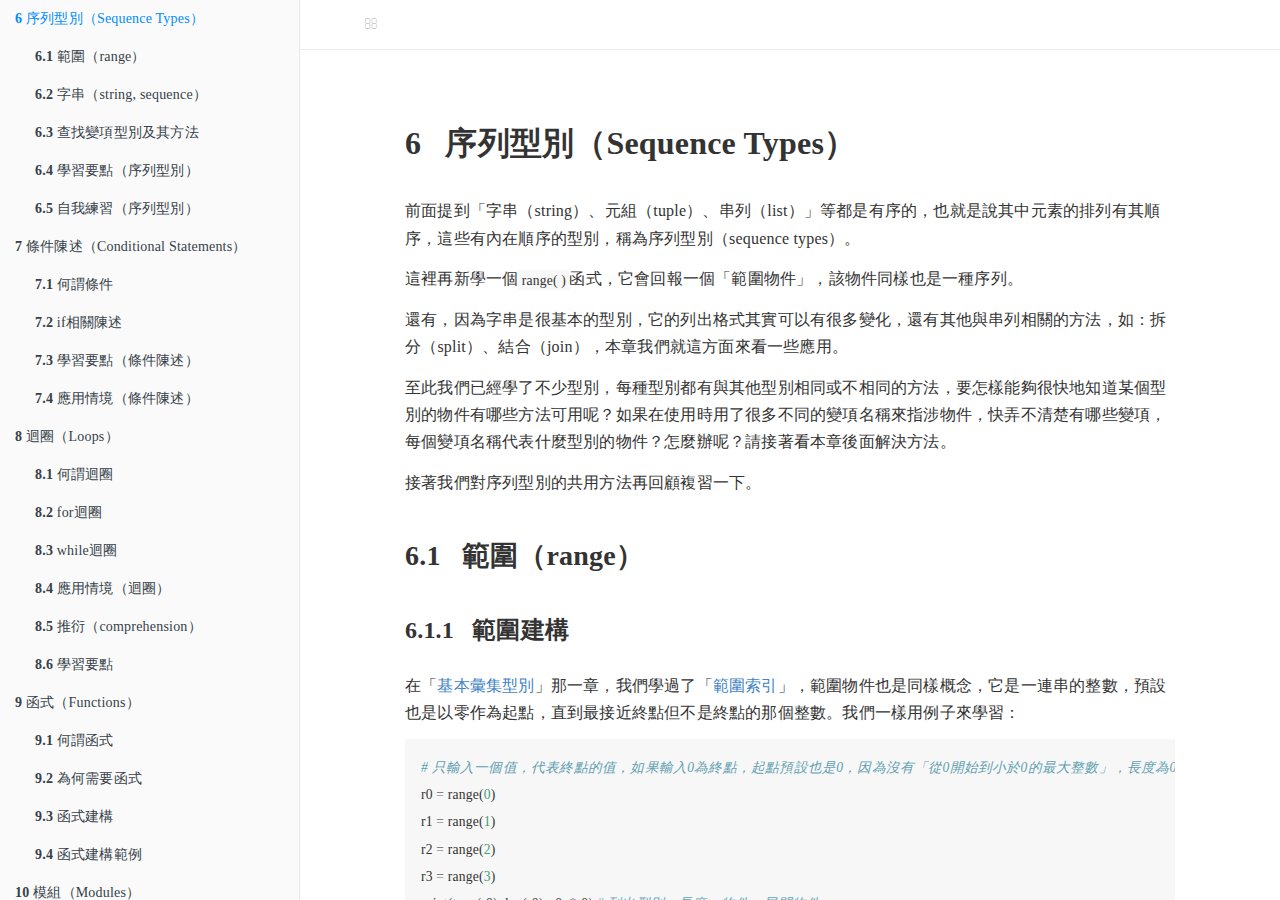
<file: docs/序列型別sequence-types.html>
<!DOCTYPE html>
<html lang="" xml:lang="">
<head>

  <meta charset="utf-8" />
  <meta http-equiv="X-UA-Compatible" content="IE=edge" />
  <title>6 序列型別（Sequence Types） | YiBaPython</title>
  <meta name="description" content="6 序列型別（Sequence Types） | YiBaPython" />
  <meta name="generator" content="bookdown 0.20 and GitBook 2.6.7" />

  <meta property="og:title" content="6 序列型別（Sequence Types） | YiBaPython" />
  <meta property="og:type" content="book" />
  
  
  
  

  <meta name="twitter:card" content="summary" />
  <meta name="twitter:title" content="6 序列型別（Sequence Types） | YiBaPython" />
  
  
  




  <meta name="viewport" content="width=device-width, initial-scale=1" />
  <meta name="apple-mobile-web-app-capable" content="yes" />
  <meta name="apple-mobile-web-app-status-bar-style" content="black" />
  
  
<link rel="prev" href="基本彙集型別basic-collection-types.html"/>
<link rel="next" href="條件陳述conditional-statements.html"/>
<script src="libs/jquery-2.2.3/jquery.min.js"></script>
<link href="libs/gitbook-2.6.7/css/style.css" rel="stylesheet" />
<link href="libs/gitbook-2.6.7/css/plugin-table.css" rel="stylesheet" />
<link href="libs/gitbook-2.6.7/css/plugin-bookdown.css" rel="stylesheet" />
<link href="libs/gitbook-2.6.7/css/plugin-highlight.css" rel="stylesheet" />
<link href="libs/gitbook-2.6.7/css/plugin-search.css" rel="stylesheet" />
<link href="libs/gitbook-2.6.7/css/plugin-fontsettings.css" rel="stylesheet" />
<link href="libs/gitbook-2.6.7/css/plugin-clipboard.css" rel="stylesheet" />









<script src="libs/accessible-code-block-0.0.1/empty-anchor.js"></script>


<style type="text/css">
code.sourceCode > span { display: inline-block; line-height: 1.25; }
code.sourceCode > span { color: inherit; text-decoration: inherit; }
code.sourceCode > span:empty { height: 1.2em; }
.sourceCode { overflow: visible; }
code.sourceCode { white-space: pre; position: relative; }
pre.sourceCode { margin: 0; }
@media screen {
div.sourceCode { overflow: auto; }
}
@media print {
code.sourceCode { white-space: pre-wrap; }
code.sourceCode > span { text-indent: -5em; padding-left: 5em; }
}
pre.numberSource code
  { counter-reset: source-line 0; }
pre.numberSource code > span
  { position: relative; left: -4em; counter-increment: source-line; }
pre.numberSource code > span > a:first-child::before
  { content: counter(source-line);
    position: relative; left: -1em; text-align: right; vertical-align: baseline;
    border: none; display: inline-block;
    -webkit-touch-callout: none; -webkit-user-select: none;
    -khtml-user-select: none; -moz-user-select: none;
    -ms-user-select: none; user-select: none;
    padding: 0 4px; width: 4em;
    color: #aaaaaa;
  }
pre.numberSource { margin-left: 3em; border-left: 1px solid #aaaaaa;  padding-left: 4px; }
div.sourceCode
  {   }
@media screen {
code.sourceCode > span > a:first-child::before { text-decoration: underline; }
}
code span.al { color: #ff0000; font-weight: bold; } /* Alert */
code span.an { color: #60a0b0; font-weight: bold; font-style: italic; } /* Annotation */
code span.at { color: #7d9029; } /* Attribute */
code span.bn { color: #40a070; } /* BaseN */
code span.bu { } /* BuiltIn */
code span.cf { color: #007020; font-weight: bold; } /* ControlFlow */
code span.ch { color: #4070a0; } /* Char */
code span.cn { color: #880000; } /* Constant */
code span.co { color: #60a0b0; font-style: italic; } /* Comment */
code span.cv { color: #60a0b0; font-weight: bold; font-style: italic; } /* CommentVar */
code span.do { color: #ba2121; font-style: italic; } /* Documentation */
code span.dt { color: #902000; } /* DataType */
code span.dv { color: #40a070; } /* DecVal */
code span.er { color: #ff0000; font-weight: bold; } /* Error */
code span.ex { } /* Extension */
code span.fl { color: #40a070; } /* Float */
code span.fu { color: #06287e; } /* Function */
code span.im { } /* Import */
code span.in { color: #60a0b0; font-weight: bold; font-style: italic; } /* Information */
code span.kw { color: #007020; font-weight: bold; } /* Keyword */
code span.op { color: #666666; } /* Operator */
code span.ot { color: #007020; } /* Other */
code span.pp { color: #bc7a00; } /* Preprocessor */
code span.sc { color: #4070a0; } /* SpecialChar */
code span.ss { color: #bb6688; } /* SpecialString */
code span.st { color: #4070a0; } /* String */
code span.va { color: #19177c; } /* Variable */
code span.vs { color: #4070a0; } /* VerbatimString */
code span.wa { color: #60a0b0; font-weight: bold; font-style: italic; } /* Warning */
</style>

<link rel="stylesheet" href="css\JhengHei.css" type="text/css" />
</head>

<body>



  <div class="book without-animation with-summary font-size-2 font-family-1" data-basepath=".">

    <div class="book-summary">
      <nav role="navigation">

<ul class="summary">
<li><a href="index.html#易爸親子共學python編程語言"><strong>《易爸親子共學Python編程語言》</strong></a></li>
<li class="chapter" data-level="1" data-path="anaconda發行.html"><a href="anaconda發行.html"><i class="fa fa-check"></i><b>1</b> Anaconda發行</a><ul>
<li class="chapter" data-level="1.1" data-path="anaconda發行.html"><a href="anaconda發行.html#何謂anaconda"><i class="fa fa-check"></i><b>1.1</b> 何謂Anaconda</a></li>
<li class="chapter" data-level="1.2" data-path="anaconda發行.html"><a href="anaconda發行.html#anaconda安裝"><i class="fa fa-check"></i><b>1.2</b> Anaconda安裝</a></li>
<li class="chapter" data-level="1.3" data-path="anaconda發行.html"><a href="anaconda發行.html#jupyter"><i class="fa fa-check"></i><b>1.3</b> Jupyter</a><ul>
<li class="chapter" data-level="1.3.1" data-path="anaconda發行.html"><a href="anaconda發行.html#何謂jupyter"><i class="fa fa-check"></i><b>1.3.1</b> 何謂Jupyter</a></li>
<li class="chapter" data-level="1.3.2" data-path="anaconda發行.html"><a href="anaconda發行.html#開啟jupyter"><i class="fa fa-check"></i><b>1.3.2</b> 開啟Jupyter</a></li>
<li class="chapter" data-level="1.3.3" data-path="anaconda發行.html"><a href="anaconda發行.html#jupyter教學"><i class="fa fa-check"></i><b>1.3.3</b> Jupyter教學</a></li>
</ul></li>
<li class="chapter" data-level="1.4" data-path="anaconda發行.html"><a href="anaconda發行.html#spyder"><i class="fa fa-check"></i><b>1.4</b> Spyder</a><ul>
<li class="chapter" data-level="1.4.1" data-path="anaconda發行.html"><a href="anaconda發行.html#何謂spyder"><i class="fa fa-check"></i><b>1.4.1</b> 何謂Spyder</a></li>
<li class="chapter" data-level="1.4.2" data-path="anaconda發行.html"><a href="anaconda發行.html#開啟spyder"><i class="fa fa-check"></i><b>1.4.2</b> 開啟Spyder</a></li>
<li class="chapter" data-level="1.4.3" data-path="anaconda發行.html"><a href="anaconda發行.html#spyder教學"><i class="fa fa-check"></i><b>1.4.3</b> Spyder教學</a></li>
</ul></li>
<li class="chapter" data-level="1.5" data-path="anaconda發行.html"><a href="anaconda發行.html#學習要點anaconda發行"><i class="fa fa-check"></i><b>1.5</b> 學習要點（Anaconda發行）</a></li>
<li class="chapter" data-level="1.6" data-path="anaconda發行.html"><a href="anaconda發行.html#自我練習anaconda發行"><i class="fa fa-check"></i><b>1.6</b> 自我練習（Anaconda發行）</a></li>
</ul></li>
<li class="chapter" data-level="2" data-path="哈囉世界hello-world.html"><a href="哈囉世界hello-world.html"><i class="fa fa-check"></i><b>2</b> 哈囉，世界！（Hello, World!）</a><ul>
<li class="chapter" data-level="2.1" data-path="哈囉世界hello-world.html"><a href="哈囉世界hello-world.html#何謂字串"><i class="fa fa-check"></i><b>2.1</b> 何謂字串</a></li>
<li class="chapter" data-level="2.2" data-path="哈囉世界hello-world.html"><a href="哈囉世界hello-world.html#列出字串"><i class="fa fa-check"></i><b>2.2</b> 列出字串</a></li>
<li class="chapter" data-level="2.3" data-path="哈囉世界hello-world.html"><a href="哈囉世界hello-world.html#何謂註解"><i class="fa fa-check"></i><b>2.3</b> 何謂註解</a></li>
<li class="chapter" data-level="2.4" data-path="哈囉世界hello-world.html"><a href="哈囉世界hello-world.html#加上註解"><i class="fa fa-check"></i><b>2.4</b> 加上註解</a></li>
<li class="chapter" data-level="2.5" data-path="哈囉世界hello-world.html"><a href="哈囉世界hello-world.html#尋找幫助"><i class="fa fa-check"></i><b>2.5</b> 尋找幫助</a></li>
<li class="chapter" data-level="2.6" data-path="哈囉世界hello-world.html"><a href="哈囉世界hello-world.html#學習要點哈囉世界"><i class="fa fa-check"></i><b>2.6</b> 學習要點（哈囉，世界！）</a></li>
<li class="chapter" data-level="2.7" data-path="哈囉世界hello-world.html"><a href="哈囉世界hello-world.html#自我練習哈囉世界"><i class="fa fa-check"></i><b>2.7</b> 自我練習（哈囉，世界！）</a></li>
</ul></li>
<li class="chapter" data-level="3" data-path="基本數據型別basic-data-types.html"><a href="基本數據型別basic-data-types.html"><i class="fa fa-check"></i><b>3</b> 基本數據型別（Basic Data Types）</a><ul>
<li class="chapter" data-level="3.1" data-path="基本數據型別basic-data-types.html"><a href="基本數據型別basic-data-types.html#整數integer"><i class="fa fa-check"></i><b>3.1</b> 整數（integer）</a><ul>
<li class="chapter" data-level="3.1.1" data-path="基本數據型別basic-data-types.html"><a href="基本數據型別basic-data-types.html#列出整數"><i class="fa fa-check"></i><b>3.1.1</b> 列出整數</a></li>
<li class="chapter" data-level="3.1.2" data-path="基本數據型別basic-data-types.html"><a href="基本數據型別basic-data-types.html#何謂數據型別"><i class="fa fa-check"></i><b>3.1.2</b> 何謂數據型別</a></li>
<li class="chapter" data-level="3.1.3" data-path="基本數據型別basic-data-types.html"><a href="基本數據型別basic-data-types.html#算術運算子arithmetic-operator"><i class="fa fa-check"></i><b>3.1.3</b> 算術運算子（arithmetic operator）</a></li>
<li class="chapter" data-level="3.1.4" data-path="基本數據型別basic-data-types.html"><a href="基本數據型別basic-data-types.html#整數運算"><i class="fa fa-check"></i><b>3.1.4</b> 整數運算</a></li>
<li class="chapter" data-level="3.1.5" data-path="基本數據型別basic-data-types.html"><a href="基本數據型別basic-data-types.html#自我練習整數算數運算"><i class="fa fa-check"></i><b>3.1.5</b> 自我練習（整數算數運算）</a></li>
</ul></li>
<li class="chapter" data-level="3.2" data-path="基本數據型別basic-data-types.html"><a href="基本數據型別basic-data-types.html#浮點floating-point"><i class="fa fa-check"></i><b>3.2</b> 浮點（floating point）</a><ul>
<li class="chapter" data-level="3.2.1" data-path="基本數據型別basic-data-types.html"><a href="基本數據型別basic-data-types.html#浮點運算"><i class="fa fa-check"></i><b>3.2.1</b> 浮點運算</a></li>
<li class="chapter" data-level="3.2.2" data-path="基本數據型別basic-data-types.html"><a href="基本數據型別basic-data-types.html#型別轉換整數浮點"><i class="fa fa-check"></i><b>3.2.2</b> 型別轉換（整數、浮點）</a></li>
<li class="chapter" data-level="3.2.3" data-path="基本數據型別basic-data-types.html"><a href="基本數據型別basic-data-types.html#自我練習整數浮點算數運算型別轉換"><i class="fa fa-check"></i><b>3.2.3</b> 自我練習（整數浮點算數運算、型別轉換）</a></li>
</ul></li>
<li class="chapter" data-level="3.3" data-path="基本數據型別basic-data-types.html"><a href="基本數據型別basic-data-types.html#複數complex"><i class="fa fa-check"></i><b>3.3</b> 複數（complex）</a></li>
<li class="chapter" data-level="3.4" data-path="基本數據型別basic-data-types.html"><a href="基本數據型別basic-data-types.html#布林boolean"><i class="fa fa-check"></i><b>3.4</b> 布林（boolean）</a><ul>
<li class="chapter" data-level="3.4.1" data-path="基本數據型別basic-data-types.html"><a href="基本數據型別basic-data-types.html#比較運算子comparison-operator"><i class="fa fa-check"></i><b>3.4.1</b> 比較運算子（comparison operator）</a></li>
<li class="chapter" data-level="3.4.2" data-path="基本數據型別basic-data-types.html"><a href="基本數據型別basic-data-types.html#邏輯運算子logical-operator"><i class="fa fa-check"></i><b>3.4.2</b> 邏輯運算子（logical operator）</a></li>
<li class="chapter" data-level="3.4.3" data-path="基本數據型別basic-data-types.html"><a href="基本數據型別basic-data-types.html#運算先後順序"><i class="fa fa-check"></i><b>3.4.3</b> 運算先後順序</a></li>
<li class="chapter" data-level="3.4.4" data-path="基本數據型別basic-data-types.html"><a href="基本數據型別basic-data-types.html#型別轉換布林整數浮點"><i class="fa fa-check"></i><b>3.4.4</b> 型別轉換（布林、整數、浮點）</a></li>
<li class="chapter" data-level="3.4.5" data-path="基本數據型別basic-data-types.html"><a href="基本數據型別basic-data-types.html#自我練習比較運算邏輯運算型別轉換"><i class="fa fa-check"></i><b>3.4.5</b> 自我練習（比較運算、邏輯運算、型別轉換）</a></li>
</ul></li>
<li class="chapter" data-level="3.5" data-path="基本數據型別basic-data-types.html"><a href="基本數據型別basic-data-types.html#字串string"><i class="fa fa-check"></i><b>3.5</b> 字串（string）</a><ul>
<li class="chapter" data-level="3.5.1" data-path="基本數據型別basic-data-types.html"><a href="基本數據型別basic-data-types.html#字串運算"><i class="fa fa-check"></i><b>3.5.1</b> 字串運算</a></li>
<li class="chapter" data-level="3.5.2" data-path="基本數據型別basic-data-types.html"><a href="基本數據型別basic-data-types.html#型別轉換字串整數浮點"><i class="fa fa-check"></i><b>3.5.2</b> 型別轉換（字串、整數、浮點）</a></li>
<li class="chapter" data-level="3.5.3" data-path="基本數據型別basic-data-types.html"><a href="基本數據型別basic-data-types.html#自我練習混合四種型別三種運算四種型別轉換調整運算執行順序"><i class="fa fa-check"></i><b>3.5.3</b> 自我練習（混合四種型別三種運算、四種型別轉換、調整運算執行順序）</a></li>
<li class="chapter" data-level="3.5.4" data-path="基本數據型別basic-data-types.html"><a href="基本數據型別basic-data-types.html#字串方法"><i class="fa fa-check"></i><b>3.5.4</b> 字串方法</a></li>
<li class="chapter" data-level="3.5.5" data-path="基本數據型別basic-data-types.html"><a href="基本數據型別basic-data-types.html#自我練習字串方法"><i class="fa fa-check"></i><b>3.5.5</b> 自我練習（字串方法）</a></li>
</ul></li>
<li class="chapter" data-level="3.6" data-path="基本數據型別basic-data-types.html"><a href="基本數據型別basic-data-types.html#學習要點基本數據型別"><i class="fa fa-check"></i><b>3.6</b> 學習要點（基本數據型別）</a></li>
<li class="chapter" data-level="3.7" data-path="基本數據型別basic-data-types.html"><a href="基本數據型別basic-data-types.html#應用情境基本數據型別"><i class="fa fa-check"></i><b>3.7</b> 應用情境（基本數據型別）</a></li>
<li class="chapter" data-level="3.8" data-path="基本數據型別basic-data-types.html"><a href="基本數據型別basic-data-types.html#尋找幫助基本數據型別"><i class="fa fa-check"></i><b>3.8</b> 尋找幫助（基本數據型別）</a></li>
</ul></li>
<li class="chapter" data-level="4" data-path="變項variables.html"><a href="變項variables.html"><i class="fa fa-check"></i><b>4</b> 變項（Variables）</a><ul>
<li class="chapter" data-level="4.1" data-path="變項variables.html"><a href="變項variables.html#何謂變項"><i class="fa fa-check"></i><b>4.1</b> 何謂變項</a></li>
<li class="chapter" data-level="4.2" data-path="變項variables.html"><a href="變項variables.html#為何要用變項"><i class="fa fa-check"></i><b>4.2</b> 為何要用變項</a></li>
<li class="chapter" data-level="4.3" data-path="變項variables.html"><a href="變項variables.html#指派注意事項"><i class="fa fa-check"></i><b>4.3</b> 指派注意事項</a></li>
<li class="chapter" data-level="4.4" data-path="變項variables.html"><a href="變項variables.html#變項命名規則"><i class="fa fa-check"></i><b>4.4</b> 變項命名規則</a></li>
<li class="chapter" data-level="4.5" data-path="變項variables.html"><a href="變項variables.html#學習要點變項"><i class="fa fa-check"></i><b>4.5</b> 學習要點（變項）</a></li>
<li class="chapter" data-level="4.6" data-path="變項variables.html"><a href="變項variables.html#自我練習變項"><i class="fa fa-check"></i><b>4.6</b> 自我練習（變項）</a></li>
</ul></li>
<li class="chapter" data-level="5" data-path="基本彙集型別basic-collection-types.html"><a href="基本彙集型別basic-collection-types.html"><i class="fa fa-check"></i><b>5</b> 基本彙集型別（Basic Collection Types）</a><ul>
<li class="chapter" data-level="5.1" data-path="基本彙集型別basic-collection-types.html"><a href="基本彙集型別basic-collection-types.html#元組tuple"><i class="fa fa-check"></i><b>5.1</b> 元組（tuple）</a><ul>
<li class="chapter" data-level="5.1.1" data-path="基本彙集型別basic-collection-types.html"><a href="基本彙集型別basic-collection-types.html#元組建構"><i class="fa fa-check"></i><b>5.1.1</b> 元組建構</a></li>
<li class="chapter" data-level="5.1.2" data-path="基本彙集型別basic-collection-types.html"><a href="基本彙集型別basic-collection-types.html#元組索引"><i class="fa fa-check"></i><b>5.1.2</b> 元組索引</a><ul>
<li class="chapter" data-level="5.1.2.1" data-path="基本彙集型別basic-collection-types.html"><a href="基本彙集型別basic-collection-types.html#零基索引zero-based-indexing"><i class="fa fa-check"></i><b>5.1.2.1</b> 零基索引（zero-based indexing）</a></li>
<li class="chapter" data-level="5.1.2.2" data-path="基本彙集型別basic-collection-types.html"><a href="基本彙集型別basic-collection-types.html#負值索引"><i class="fa fa-check"></i><b>5.1.2.2</b> 負值索引</a></li>
<li class="chapter" data-level="5.1.2.3" data-path="基本彙集型別basic-collection-types.html"><a href="基本彙集型別basic-collection-types.html#範圍索引"><i class="fa fa-check"></i><b>5.1.2.3</b> 範圍索引</a></li>
</ul></li>
<li class="chapter" data-level="5.1.3" data-path="基本彙集型別basic-collection-types.html"><a href="基本彙集型別basic-collection-types.html#元組算術運算"><i class="fa fa-check"></i><b>5.1.3</b> 元組算術運算</a></li>
<li class="chapter" data-level="5.1.4" data-path="基本彙集型別basic-collection-types.html"><a href="基本彙集型別basic-collection-types.html#元組常用函式"><i class="fa fa-check"></i><b>5.1.4</b> 元組常用函式</a></li>
<li class="chapter" data-level="5.1.5" data-path="基本彙集型別basic-collection-types.html"><a href="基本彙集型別basic-collection-types.html#元組常用方法"><i class="fa fa-check"></i><b>5.1.5</b> 元組常用方法</a></li>
<li class="chapter" data-level="5.1.6" data-path="基本彙集型別basic-collection-types.html"><a href="基本彙集型別basic-collection-types.html#自我練習元組"><i class="fa fa-check"></i><b>5.1.6</b> 自我練習（元組）</a></li>
</ul></li>
<li class="chapter" data-level="5.2" data-path="基本彙集型別basic-collection-types.html"><a href="基本彙集型別basic-collection-types.html#串列list"><i class="fa fa-check"></i><b>5.2</b> 串列（list）</a><ul>
<li class="chapter" data-level="5.2.1" data-path="基本彙集型別basic-collection-types.html"><a href="基本彙集型別basic-collection-types.html#串列建構"><i class="fa fa-check"></i><b>5.2.1</b> 串列建構</a></li>
<li class="chapter" data-level="5.2.2" data-path="基本彙集型別basic-collection-types.html"><a href="基本彙集型別basic-collection-types.html#串列索引"><i class="fa fa-check"></i><b>5.2.2</b> 串列索引</a></li>
<li class="chapter" data-level="5.2.3" data-path="基本彙集型別basic-collection-types.html"><a href="基本彙集型別basic-collection-types.html#串列算術運算常用函式常用方法"><i class="fa fa-check"></i><b>5.2.3</b> 串列算術運算、常用函式、常用方法</a></li>
<li class="chapter" data-level="5.2.4" data-path="基本彙集型別basic-collection-types.html"><a href="基本彙集型別basic-collection-types.html#物件可變與否"><i class="fa fa-check"></i><b>5.2.4</b> 物件可變與否</a></li>
<li class="chapter" data-level="5.2.5" data-path="基本彙集型別basic-collection-types.html"><a href="基本彙集型別basic-collection-types.html#串列可用方法"><i class="fa fa-check"></i><b>5.2.5</b> 串列可用方法</a></li>
<li class="chapter" data-level="5.2.6" data-path="基本彙集型別basic-collection-types.html"><a href="基本彙集型別basic-collection-types.html#學習要點可索引的物件"><i class="fa fa-check"></i><b>5.2.6</b> 學習要點（可索引的物件）</a></li>
<li class="chapter" data-level="5.2.7" data-path="基本彙集型別basic-collection-types.html"><a href="基本彙集型別basic-collection-types.html#自我練習串列"><i class="fa fa-check"></i><b>5.2.7</b> 自我練習（串列）</a></li>
</ul></li>
<li class="chapter" data-level="5.3" data-path="基本彙集型別basic-collection-types.html"><a href="基本彙集型別basic-collection-types.html#集合set"><i class="fa fa-check"></i><b>5.3</b> 集合（set）</a><ul>
<li class="chapter" data-level="5.3.1" data-path="基本彙集型別basic-collection-types.html"><a href="基本彙集型別basic-collection-types.html#集合建構"><i class="fa fa-check"></i><b>5.3.1</b> 集合建構</a></li>
<li class="chapter" data-level="5.3.2" data-path="基本彙集型別basic-collection-types.html"><a href="基本彙集型別basic-collection-types.html#集合方法"><i class="fa fa-check"></i><b>5.3.2</b> 集合方法</a></li>
<li class="chapter" data-level="5.3.3" data-path="基本彙集型別basic-collection-types.html"><a href="基本彙集型別basic-collection-types.html#自我練習集合"><i class="fa fa-check"></i><b>5.3.3</b> 自我練習（集合）</a></li>
</ul></li>
<li class="chapter" data-level="5.4" data-path="基本彙集型別basic-collection-types.html"><a href="基本彙集型別basic-collection-types.html#字典dictionary"><i class="fa fa-check"></i><b>5.4</b> 字典（dictionary）</a><ul>
<li class="chapter" data-level="5.4.1" data-path="基本彙集型別basic-collection-types.html"><a href="基本彙集型別basic-collection-types.html#字典建構"><i class="fa fa-check"></i><b>5.4.1</b> 字典建構</a></li>
<li class="chapter" data-level="5.4.2" data-path="基本彙集型別basic-collection-types.html"><a href="基本彙集型別basic-collection-types.html#字典索引"><i class="fa fa-check"></i><b>5.4.2</b> 字典索引</a></li>
<li class="chapter" data-level="5.4.3" data-path="基本彙集型別basic-collection-types.html"><a href="基本彙集型別basic-collection-types.html#字典方法"><i class="fa fa-check"></i><b>5.4.3</b> 字典方法</a></li>
<li class="chapter" data-level="5.4.4" data-path="基本彙集型別basic-collection-types.html"><a href="基本彙集型別basic-collection-types.html#學習要點型別索引有序可變"><i class="fa fa-check"></i><b>5.4.4</b> 學習要點（型別、索引、有序、可變）</a></li>
<li class="chapter" data-level="5.4.5" data-path="基本彙集型別basic-collection-types.html"><a href="基本彙集型別basic-collection-types.html#自我練習字典"><i class="fa fa-check"></i><b>5.4.5</b> 自我練習（字典）</a></li>
</ul></li>
<li class="chapter" data-level="5.5" data-path="基本彙集型別basic-collection-types.html"><a href="基本彙集型別basic-collection-types.html#巢式彙集nested-collection"><i class="fa fa-check"></i><b>5.5</b> 巢式彙集（nested collection）</a><ul>
<li class="chapter" data-level="5.5.1" data-path="基本彙集型別basic-collection-types.html"><a href="基本彙集型別basic-collection-types.html#巢式彙集建構"><i class="fa fa-check"></i><b>5.5.1</b> 巢式彙集建構</a></li>
<li class="chapter" data-level="5.5.2" data-path="基本彙集型別basic-collection-types.html"><a href="基本彙集型別basic-collection-types.html#自我練習巢式彙集"><i class="fa fa-check"></i><b>5.5.2</b> 自我練習（巢式彙集）</a></li>
</ul></li>
</ul></li>
<li class="chapter" data-level="6" data-path="序列型別sequence-types.html"><a href="序列型別sequence-types.html"><i class="fa fa-check"></i><b>6</b> 序列型別（Sequence Types）</a><ul>
<li class="chapter" data-level="6.1" data-path="序列型別sequence-types.html"><a href="序列型別sequence-types.html#範圍range"><i class="fa fa-check"></i><b>6.1</b> 範圍（range）</a><ul>
<li class="chapter" data-level="6.1.1" data-path="序列型別sequence-types.html"><a href="序列型別sequence-types.html#範圍建構"><i class="fa fa-check"></i><b>6.1.1</b> 範圍建構</a></li>
<li class="chapter" data-level="6.1.2" data-path="序列型別sequence-types.html"><a href="序列型別sequence-types.html#範圍用途"><i class="fa fa-check"></i><b>6.1.2</b> 範圍用途</a></li>
</ul></li>
<li class="chapter" data-level="6.2" data-path="序列型別sequence-types.html"><a href="序列型別sequence-types.html#字串string-sequence"><i class="fa fa-check"></i><b>6.2</b> 字串（string, sequence）</a><ul>
<li class="chapter" data-level="6.2.1" data-path="序列型別sequence-types.html"><a href="序列型別sequence-types.html#字串格式"><i class="fa fa-check"></i><b>6.2.1</b> 字串格式</a></li>
<li class="chapter" data-level="6.2.2" data-path="序列型別sequence-types.html"><a href="序列型別sequence-types.html#字串輸入"><i class="fa fa-check"></i><b>6.2.2</b> 字串輸入</a></li>
<li class="chapter" data-level="6.2.3" data-path="序列型別sequence-types.html"><a href="序列型別sequence-types.html#字串的分拆和結合"><i class="fa fa-check"></i><b>6.2.3</b> 字串的分拆和結合</a></li>
</ul></li>
<li class="chapter" data-level="6.3" data-path="序列型別sequence-types.html"><a href="序列型別sequence-types.html#查找變項型別及其方法"><i class="fa fa-check"></i><b>6.3</b> 查找變項型別及其方法</a></li>
<li class="chapter" data-level="6.4" data-path="序列型別sequence-types.html"><a href="序列型別sequence-types.html#學習要點序列型別"><i class="fa fa-check"></i><b>6.4</b> 學習要點（序列型別）</a></li>
<li class="chapter" data-level="6.5" data-path="序列型別sequence-types.html"><a href="序列型別sequence-types.html#自我練習序列型別"><i class="fa fa-check"></i><b>6.5</b> 自我練習（序列型別）</a></li>
</ul></li>
<li class="chapter" data-level="7" data-path="條件陳述conditional-statements.html"><a href="條件陳述conditional-statements.html"><i class="fa fa-check"></i><b>7</b> 條件陳述（Conditional Statements）</a><ul>
<li class="chapter" data-level="7.1" data-path="條件陳述conditional-statements.html"><a href="條件陳述conditional-statements.html#何謂條件"><i class="fa fa-check"></i><b>7.1</b> 何謂條件</a></li>
<li class="chapter" data-level="7.2" data-path="條件陳述conditional-statements.html"><a href="條件陳述conditional-statements.html#if相關陳述"><i class="fa fa-check"></i><b>7.2</b> if相關陳述</a><ul>
<li class="chapter" data-level="7.2.1" data-path="條件陳述conditional-statements.html"><a href="條件陳述conditional-statements.html#if-陳述"><i class="fa fa-check"></i><b>7.2.1</b> if… 陳述</a></li>
<li class="chapter" data-level="7.2.2" data-path="條件陳述conditional-statements.html"><a href="條件陳述conditional-statements.html#if-else-陳述"><i class="fa fa-check"></i><b>7.2.2</b> if… else… 陳述</a></li>
<li class="chapter" data-level="7.2.3" data-path="條件陳述conditional-statements.html"><a href="條件陳述conditional-statements.html#if-elif-else-陳述"><i class="fa fa-check"></i><b>7.2.3</b> if… elif… else… 陳述</a></li>
</ul></li>
<li class="chapter" data-level="7.3" data-path="條件陳述conditional-statements.html"><a href="條件陳述conditional-statements.html#學習要點條件陳述"><i class="fa fa-check"></i><b>7.3</b> 學習要點（條件陳述）</a></li>
<li class="chapter" data-level="7.4" data-path="條件陳述conditional-statements.html"><a href="條件陳述conditional-statements.html#應用情境條件陳述"><i class="fa fa-check"></i><b>7.4</b> 應用情境（條件陳述）</a></li>
</ul></li>
<li class="chapter" data-level="8" data-path="迴圈loops.html"><a href="迴圈loops.html"><i class="fa fa-check"></i><b>8</b> 迴圈（Loops）</a><ul>
<li class="chapter" data-level="8.1" data-path="迴圈loops.html"><a href="迴圈loops.html#何謂迴圈"><i class="fa fa-check"></i><b>8.1</b> 何謂迴圈</a></li>
<li class="chapter" data-level="8.2" data-path="迴圈loops.html"><a href="迴圈loops.html#for迴圈"><i class="fa fa-check"></i><b>8.2</b> for迴圈</a><ul>
<li class="chapter" data-level="8.2.1" data-path="迴圈loops.html"><a href="迴圈loops.html#for-陳述"><i class="fa fa-check"></i><b>8.2.1</b> for… 陳述</a></li>
<li class="chapter" data-level="8.2.2" data-path="迴圈loops.html"><a href="迴圈loops.html#for-if-break-陳述"><i class="fa fa-check"></i><b>8.2.2</b> for… if… break 陳述</a></li>
<li class="chapter" data-level="8.2.3" data-path="迴圈loops.html"><a href="迴圈loops.html#for-if-continue-陳述"><i class="fa fa-check"></i><b>8.2.3</b> for… if… continue 陳述</a></li>
</ul></li>
<li class="chapter" data-level="8.3" data-path="迴圈loops.html"><a href="迴圈loops.html#while迴圈"><i class="fa fa-check"></i><b>8.3</b> while迴圈</a><ul>
<li class="chapter" data-level="8.3.1" data-path="迴圈loops.html"><a href="迴圈loops.html#while-陳述"><i class="fa fa-check"></i><b>8.3.1</b> while… 陳述</a></li>
<li class="chapter" data-level="8.3.2" data-path="迴圈loops.html"><a href="迴圈loops.html#while-if-break-陳述"><i class="fa fa-check"></i><b>8.3.2</b> while… if… break 陳述</a></li>
<li class="chapter" data-level="8.3.3" data-path="迴圈loops.html"><a href="迴圈loops.html#while-if-continue-陳述"><i class="fa fa-check"></i><b>8.3.3</b> while… if… continue 陳述</a></li>
</ul></li>
<li class="chapter" data-level="8.4" data-path="迴圈loops.html"><a href="迴圈loops.html#應用情境迴圈"><i class="fa fa-check"></i><b>8.4</b> 應用情境（迴圈）</a></li>
<li class="chapter" data-level="8.5" data-path="迴圈loops.html"><a href="迴圈loops.html#推衍comprehension"><i class="fa fa-check"></i><b>8.5</b> 推衍（comprehension）</a><ul>
<li class="chapter" data-level="8.5.1" data-path="迴圈loops.html"><a href="迴圈loops.html#串列推衍list-comprehension"><i class="fa fa-check"></i><b>8.5.1</b> 串列推衍（list comprehension）</a></li>
<li class="chapter" data-level="8.5.2" data-path="迴圈loops.html"><a href="迴圈loops.html#字典推衍dictionary-comprehension"><i class="fa fa-check"></i><b>8.5.2</b> 字典推衍（dictionary comprehension）</a></li>
</ul></li>
<li class="chapter" data-level="8.6" data-path="迴圈loops.html"><a href="迴圈loops.html#學習要點"><i class="fa fa-check"></i><b>8.6</b> 學習要點</a></li>
</ul></li>
<li class="chapter" data-level="9" data-path="函式functions.html"><a href="函式functions.html"><i class="fa fa-check"></i><b>9</b> 函式（Functions）</a><ul>
<li class="chapter" data-level="9.1" data-path="函式functions.html"><a href="函式functions.html#何謂函式"><i class="fa fa-check"></i><b>9.1</b> 何謂函式</a></li>
<li class="chapter" data-level="9.2" data-path="函式functions.html"><a href="函式functions.html#為何需要函式"><i class="fa fa-check"></i><b>9.2</b> 為何需要函式</a></li>
<li class="chapter" data-level="9.3" data-path="函式functions.html"><a href="函式functions.html#函式建構"><i class="fa fa-check"></i><b>9.3</b> 函式建構</a><ul>
<li class="chapter" data-level="9.3.1" data-path="函式functions.html"><a href="函式functions.html#無輸入值"><i class="fa fa-check"></i><b>9.3.1</b> 無輸入值</a></li>
<li class="chapter" data-level="9.3.2" data-path="函式functions.html"><a href="函式functions.html#有輸入值但無輸入預設值"><i class="fa fa-check"></i><b>9.3.2</b> 有輸入值，但無輸入預設值</a></li>
<li class="chapter" data-level="9.3.3" data-path="函式functions.html"><a href="函式functions.html#有輸入值也有輸入預設值"><i class="fa fa-check"></i><b>9.3.3</b> 有輸入值，也有輸入預設值</a></li>
</ul></li>
<li class="chapter" data-level="9.4" data-path="函式functions.html"><a href="函式functions.html#函式建構範例"><i class="fa fa-check"></i><b>9.4</b> 函式建構範例</a></li>
</ul></li>
<li class="chapter" data-level="10" data-path="模組modules.html"><a href="模組modules.html"><i class="fa fa-check"></i><b>10</b> 模組（Modules）</a><ul>
<li class="chapter" data-level="10.1" data-path="模組modules.html"><a href="模組modules.html#何謂模組"><i class="fa fa-check"></i><b>10.1</b> 何謂模組</a></li>
<li class="chapter" data-level="10.2" data-path="模組modules.html"><a href="模組modules.html#模組建構"><i class="fa fa-check"></i><b>10.2</b> 模組建構</a></li>
<li class="chapter" data-level="10.3" data-path="模組modules.html"><a href="模組modules.html#模組使用"><i class="fa fa-check"></i><b>10.3</b> 模組使用</a></li>
<li class="chapter" data-level="10.4" data-path="模組modules.html"><a href="模組modules.html#學習要點模組"><i class="fa fa-check"></i><b>10.4</b> 學習要點（模組）</a></li>
<li class="chapter" data-level="10.5" data-path="模組modules.html"><a href="模組modules.html#自我練習模組"><i class="fa fa-check"></i><b>10.5</b> 自我練習（模組）</a></li>
</ul></li>
<li class="chapter" data-level="11" data-path="電子郵件emails.html"><a href="電子郵件emails.html"><i class="fa fa-check"></i><b>11</b> 電子郵件（EMails）</a><ul>
<li class="chapter" data-level="11.1" data-path="電子郵件emails.html"><a href="電子郵件emails.html#寄發郵件"><i class="fa fa-check"></i><b>11.1</b> 寄發郵件</a></li>
</ul></li>
</ul>

      </nav>
    </div>

    <div class="book-body">
      <div class="body-inner">
        <div class="book-header" role="navigation">
          <h1>
            <i class="fa fa-circle-o-notch fa-spin"></i><a href="./">YiBaPython</a>
          </h1>
        </div>

        <div class="page-wrapper" tabindex="-1" role="main">
          <div class="page-inner">

            <section class="normal" id="section-">
<div id="序列型別sequence-types" class="section level1">
<h1><span class="header-section-number">6</span> 序列型別（Sequence Types）</h1>
<p>前面提到「字串（string）、元組（tuple）、串列（list）」等都是有序的，也就是說其中元素的排列有其順序，這些有內在順序的型別，稱為序列型別（sequence types）。</p>
<p>這裡再新學一個<code>range( )</code>函式，它會回報一個「範圍物件」，該物件同樣也是一種序列。</p>
<p>還有，因為字串是很基本的型別，它的列出格式其實可以有很多變化，還有其他與串列相關的方法，如：拆分（split）、結合（join），本章我們就這方面來看一些應用。</p>
<p>至此我們已經學了不少型別，每種型別都有與其他型別相同或不相同的方法，要怎樣能夠很快地知道某個型別的物件有哪些方法可用呢？如果在使用時用了很多不同的變項名稱來指涉物件，快弄不清楚有哪些變項，每個變項名稱代表什麼型別的物件？怎麼辦呢？請接著看本章後面解決方法。</p>
<p>接著我們對序列型別的共用方法再回顧複習一下。</p>
<div id="範圍range" class="section level2">
<h2><span class="header-section-number">6.1</span> 範圍（range）</h2>
<div id="範圍建構" class="section level3">
<h3><span class="header-section-number">6.1.1</span> 範圍建構</h3>
<p>在「<a href="%E5%9F%BA%E6%9C%AC%E5%BD%99%E9%9B%86%E5%9E%8B%E5%88%A5basic-collection-types.html">基本彙集型別</a>」那一章，我們學過了「<a href="%E5%9F%BA%E6%9C%AC%E5%BD%99%E9%9B%86%E5%9E%8B%E5%88%A5basic-collection-types.html#%E7%AF%84%E5%9C%8D%E7%B4%A2%E5%BC%95">範圍索引</a>」，範圍物件也是同樣概念，它是一連串的整數，預設也是以零作為起點，直到最接近終點但不是終點的那個整數。我們一樣用例子來學習：</p>
<div class="sourceCode" id="cb358"><pre class="sourceCode python"><code class="sourceCode python"><span id="cb358-1"><a href="序列型別sequence-types.html#cb358-1"></a><span class="co"># 只輸入一個值，代表終點的值，如果輸入0為終點，起點預設也是0，因為沒有「從0開始到小於0的最大整數」，長度為0。</span></span>
<span id="cb358-2"><a href="序列型別sequence-types.html#cb358-2"></a>r0 <span class="op">=</span> <span class="bu">range</span>(<span class="dv">0</span>)</span>
<span id="cb358-3"><a href="序列型別sequence-types.html#cb358-3"></a>r1 <span class="op">=</span> <span class="bu">range</span>(<span class="dv">1</span>)</span>
<span id="cb358-4"><a href="序列型別sequence-types.html#cb358-4"></a>r2 <span class="op">=</span> <span class="bu">range</span>(<span class="dv">2</span>)</span>
<span id="cb358-5"><a href="序列型別sequence-types.html#cb358-5"></a>r3 <span class="op">=</span> <span class="bu">range</span>(<span class="dv">3</span>)</span>
<span id="cb358-6"><a href="序列型別sequence-types.html#cb358-6"></a><span class="bu">print</span>(<span class="bu">type</span>(r0), <span class="bu">len</span>(r0), r0, <span class="op">*</span>r0) <span class="co"># 列出型別、長度、物件、展開物件。</span></span></code></pre></div>
<pre><code>## &lt;class &#39;range&#39;&gt; 0 range(0, 0)</code></pre>
<div class="sourceCode" id="cb360"><pre class="sourceCode python"><code class="sourceCode python"><span id="cb360-1"><a href="序列型別sequence-types.html#cb360-1"></a><span class="bu">print</span>(<span class="bu">type</span>(r1), <span class="bu">len</span>(r1), r1, <span class="op">*</span>r1)</span></code></pre></div>
<pre><code>## &lt;class &#39;range&#39;&gt; 1 range(0, 1) 0</code></pre>
<div class="sourceCode" id="cb362"><pre class="sourceCode python"><code class="sourceCode python"><span id="cb362-1"><a href="序列型別sequence-types.html#cb362-1"></a><span class="bu">print</span>(<span class="bu">type</span>(r2), <span class="bu">len</span>(r2), r2, <span class="op">*</span>r2)</span></code></pre></div>
<pre><code>## &lt;class &#39;range&#39;&gt; 2 range(0, 2) 0 1</code></pre>
<div class="sourceCode" id="cb364"><pre class="sourceCode python"><code class="sourceCode python"><span id="cb364-1"><a href="序列型別sequence-types.html#cb364-1"></a><span class="bu">print</span>(<span class="bu">type</span>(r2), <span class="bu">len</span>(r2), r2, <span class="op">*</span>r2)</span></code></pre></div>
<pre><code>## &lt;class &#39;range&#39;&gt; 2 range(0, 2) 0 1</code></pre>
<p>如果輸入二個值，第一個是起點，第二個是終點，實際範圍會小於終點，如下：</p>
<div class="sourceCode" id="cb366"><pre class="sourceCode python"><code class="sourceCode python"><span id="cb366-1"><a href="序列型別sequence-types.html#cb366-1"></a>r23 <span class="op">=</span> <span class="bu">range</span>(<span class="dv">2</span>, <span class="dv">3</span>)</span>
<span id="cb366-2"><a href="序列型別sequence-types.html#cb366-2"></a>r35 <span class="op">=</span> <span class="bu">range</span>(<span class="dv">3</span>, <span class="dv">5</span>)</span>
<span id="cb366-3"><a href="序列型別sequence-types.html#cb366-3"></a>r58 <span class="op">=</span> <span class="bu">range</span>(<span class="dv">5</span>, <span class="dv">8</span>)</span>
<span id="cb366-4"><a href="序列型別sequence-types.html#cb366-4"></a><span class="bu">print</span>(<span class="bu">type</span>(r23), <span class="bu">len</span>(r23), r23, <span class="op">*</span>r23)</span></code></pre></div>
<pre><code>## &lt;class &#39;range&#39;&gt; 1 range(2, 3) 2</code></pre>
<div class="sourceCode" id="cb368"><pre class="sourceCode python"><code class="sourceCode python"><span id="cb368-1"><a href="序列型別sequence-types.html#cb368-1"></a><span class="bu">print</span>(<span class="bu">type</span>(r35), <span class="bu">len</span>(r35), r35, <span class="op">*</span>r35)</span></code></pre></div>
<pre><code>## &lt;class &#39;range&#39;&gt; 2 range(3, 5) 3 4</code></pre>
<div class="sourceCode" id="cb370"><pre class="sourceCode python"><code class="sourceCode python"><span id="cb370-1"><a href="序列型別sequence-types.html#cb370-1"></a><span class="bu">print</span>(<span class="bu">type</span>(r58), <span class="bu">len</span>(r58), r58, <span class="op">*</span>r58)</span></code></pre></div>
<pre><code>## &lt;class &#39;range&#39;&gt; 3 range(5, 8) 5 6 7</code></pre>
<p>如果輸入三個值，第三個是間隔，如下：</p>
<div class="sourceCode" id="cb372"><pre class="sourceCode python"><code class="sourceCode python"><span id="cb372-1"><a href="序列型別sequence-types.html#cb372-1"></a>r272 <span class="op">=</span> <span class="bu">range</span>(<span class="dv">2</span>, <span class="dv">7</span>, <span class="dv">2</span>)</span>
<span id="cb372-2"><a href="序列型別sequence-types.html#cb372-2"></a>r193 <span class="op">=</span> <span class="bu">range</span>(<span class="dv">1</span>, <span class="dv">9</span>, <span class="dv">3</span>)</span>
<span id="cb372-3"><a href="序列型別sequence-types.html#cb372-3"></a><span class="bu">print</span>(<span class="bu">type</span>(r272), <span class="bu">len</span>(r272), r272, <span class="op">*</span>r272)</span></code></pre></div>
<pre><code>## &lt;class &#39;range&#39;&gt; 3 range(2, 7, 2) 2 4 6</code></pre>
<div class="sourceCode" id="cb374"><pre class="sourceCode python"><code class="sourceCode python"><span id="cb374-1"><a href="序列型別sequence-types.html#cb374-1"></a><span class="bu">print</span>(<span class="bu">type</span>(r193), <span class="bu">len</span>(r193), r193, <span class="op">*</span>r193)</span></code></pre></div>
<pre><code>## &lt;class &#39;range&#39;&gt; 3 range(1, 9, 3) 1 4 7</code></pre>
</div>
<div id="範圍用途" class="section level3">
<h3><span class="header-section-number">6.1.2</span> 範圍用途</h3>
<p>範圍（range）在後面談到迴圈（loop）時很好用，我們留待那時再談。</p>
</div>
</div>
<div id="字串string-sequence" class="section level2">
<h2><span class="header-section-number">6.2</span> 字串（string, sequence）</h2>
<div id="字串格式" class="section level3">
<h3><span class="header-section-number">6.2.1</span> 字串格式</h3>
<p>這裡我們來學字串的格式<code>format( )</code>方法，請看以下例子：</p>
<div class="sourceCode" id="cb376"><pre class="sourceCode python"><code class="sourceCode python"><span id="cb376-1"><a href="序列型別sequence-types.html#cb376-1"></a>name_1 <span class="op">=</span> <span class="st">&quot;黑妞&quot;</span></span>
<span id="cb376-2"><a href="序列型別sequence-types.html#cb376-2"></a>name_2 <span class="op">=</span> <span class="st">&quot;白爺&quot;</span></span>
<span id="cb376-3"><a href="序列型別sequence-types.html#cb376-3"></a>age_1 <span class="op">=</span> <span class="dv">2</span></span>
<span id="cb376-4"><a href="序列型別sequence-types.html#cb376-4"></a>age_2 <span class="op">=</span> <span class="dv">5</span></span>
<span id="cb376-5"><a href="序列型別sequence-types.html#cb376-5"></a>animal_1 <span class="op">=</span> <span class="st">&quot;狗兒&quot;</span></span>
<span id="cb376-6"><a href="序列型別sequence-types.html#cb376-6"></a>animal_2 <span class="op">=</span> <span class="st">&quot;貓兒&quot;</span></span>
<span id="cb376-7"><a href="序列型別sequence-types.html#cb376-7"></a>say_1 <span class="op">=</span> <span class="st">&quot;汪嗚&quot;</span></span>
<span id="cb376-8"><a href="序列型別sequence-types.html#cb376-8"></a>say_2 <span class="op">=</span> <span class="st">&quot;喵凹&quot;</span></span>
<span id="cb376-9"><a href="序列型別sequence-types.html#cb376-9"></a>string_a <span class="op">=</span> <span class="st">&quot;我的好朋友叫</span><span class="sc">{}</span><span class="st">，牠今年</span><span class="sc">{}</span><span class="st">歲，是隻</span><span class="sc">{}</span><span class="st">，最愛說的話是「</span><span class="sc">{}</span><span class="st">」！&quot;</span></span>
<span id="cb376-10"><a href="序列型別sequence-types.html#cb376-10"></a>pet_a1 <span class="op">=</span> string_a.<span class="bu">format</span>(name_1, age_1, animal_1, say_1)</span>
<span id="cb376-11"><a href="序列型別sequence-types.html#cb376-11"></a>pet_a2 <span class="op">=</span> string_a.<span class="bu">format</span>(name_2, age_2, animal_2, say_2)</span>
<span id="cb376-12"><a href="序列型別sequence-types.html#cb376-12"></a><span class="bu">print</span>(pet_a1, <span class="st">&quot;</span><span class="ch">\n</span><span class="st">&quot;</span>, pet_a2)</span></code></pre></div>
<pre><code>## 我的好朋友叫黑妞，牠今年2歲，是隻狗兒，最愛說的話是「汪嗚」！ 
##  我的好朋友叫白爺，牠今年5歲，是隻貓兒，最愛說的話是「喵凹」！</code></pre>
<div class="sourceCode" id="cb378"><pre class="sourceCode python"><code class="sourceCode python"><span id="cb378-1"><a href="序列型別sequence-types.html#cb378-1"></a>string_b <span class="op">=</span> <span class="st">&quot;我的好朋友叫</span><span class="sc">{0}</span><span class="st">，牠今年</span><span class="sc">{1}</span><span class="st">歲，是隻</span><span class="sc">{2}</span><span class="st">，最愛說的話是「</span><span class="sc">{3}</span><span class="st">」！&quot;</span></span>
<span id="cb378-2"><a href="序列型別sequence-types.html#cb378-2"></a>pet_b1 <span class="op">=</span> string_b.<span class="bu">format</span>(name_1, age_1, animal_1, say_1)</span>
<span id="cb378-3"><a href="序列型別sequence-types.html#cb378-3"></a>pet_b2 <span class="op">=</span> string_b.<span class="bu">format</span>(name_2, age_2, animal_2, say_2)</span>
<span id="cb378-4"><a href="序列型別sequence-types.html#cb378-4"></a><span class="bu">print</span>(pet_b1, <span class="st">&quot;</span><span class="ch">\n</span><span class="st">&quot;</span>, pet_b2)</span></code></pre></div>
<pre><code>## 我的好朋友叫黑妞，牠今年2歲，是隻狗兒，最愛說的話是「汪嗚」！ 
##  我的好朋友叫白爺，牠今年5歲，是隻貓兒，最愛說的話是「喵凹」！</code></pre>
<div class="sourceCode" id="cb380"><pre class="sourceCode python"><code class="sourceCode python"><span id="cb380-1"><a href="序列型別sequence-types.html#cb380-1"></a>string_c <span class="op">=</span> <span class="st">&quot;我的好朋友叫</span><span class="sc">{name}</span><span class="st">，牠今年</span><span class="sc">{age}</span><span class="st">歲，是隻</span><span class="sc">{animal}</span><span class="st">，最愛說的話是「</span><span class="sc">{say}</span><span class="st">」！&quot;</span></span>
<span id="cb380-2"><a href="序列型別sequence-types.html#cb380-2"></a>pet_c1 <span class="op">=</span> string_c.<span class="bu">format</span>(name <span class="op">=</span> name_1, age <span class="op">=</span> age_1, animal <span class="op">=</span> animal_1, say <span class="op">=</span> say_1)</span>
<span id="cb380-3"><a href="序列型別sequence-types.html#cb380-3"></a>pet_c2 <span class="op">=</span> string_c.<span class="bu">format</span>(name <span class="op">=</span> name_2, age <span class="op">=</span> age_2, animal <span class="op">=</span> animal_2, say <span class="op">=</span> say_2)</span>
<span id="cb380-4"><a href="序列型別sequence-types.html#cb380-4"></a><span class="bu">print</span>(pet_c1, <span class="st">&quot;</span><span class="ch">\n</span><span class="st">&quot;</span>, pet_c2)</span></code></pre></div>
<pre><code>## 我的好朋友叫黑妞，牠今年2歲，是隻狗兒，最愛說的話是「汪嗚」！ 
##  我的好朋友叫白爺，牠今年5歲，是隻貓兒，最愛說的話是「喵凹」！</code></pre>
</div>
<div id="字串輸入" class="section level3">
<h3><span class="header-section-number">6.2.2</span> 字串輸入</h3>
<p>我們可以用<code>input( )</code>函式來取得讓使用者輸入的字串，該函式所用的引數（餵給該函式的東西），一般是提示使用者輸入的話語，舉例如下：</p>
<div class="sourceCode" id="cb382"><pre class="sourceCode python"><code class="sourceCode python"><span id="cb382-1"><a href="序列型別sequence-types.html#cb382-1"></a>name <span class="op">=</span> <span class="bu">input</span>(<span class="st">&quot;請輸入您寵物的名字：&quot;</span>)</span></code></pre></div>
<pre><code>## Error in py_call_impl(callable, dots$args, dots$keywords): EOFError: EOF when reading a line
## 
## Detailed traceback: 
##   File &quot;&lt;string&gt;&quot;, line 1, in &lt;module&gt;</code></pre>
<div class="sourceCode" id="cb384"><pre class="sourceCode python"><code class="sourceCode python"><span id="cb384-1"><a href="序列型別sequence-types.html#cb384-1"></a>age <span class="op">=</span> <span class="bu">input</span>(<span class="st">&quot;請輸入您寵物的年紀：&quot;</span>)</span></code></pre></div>
<pre><code>## Error in py_call_impl(callable, dots$args, dots$keywords): EOFError: EOF when reading a line
## 
## Detailed traceback: 
##   File &quot;&lt;string&gt;&quot;, line 1, in &lt;module&gt;</code></pre>
<div class="sourceCode" id="cb386"><pre class="sourceCode python"><code class="sourceCode python"><span id="cb386-1"><a href="序列型別sequence-types.html#cb386-1"></a>animal <span class="op">=</span> <span class="bu">input</span>(<span class="st">&quot;請輸入您寵物是哪種動物：&quot;</span>)</span></code></pre></div>
<pre><code>## Error in py_call_impl(callable, dots$args, dots$keywords): EOFError: EOF when reading a line
## 
## Detailed traceback: 
##   File &quot;&lt;string&gt;&quot;, line 1, in &lt;module&gt;</code></pre>
<div class="sourceCode" id="cb388"><pre class="sourceCode python"><code class="sourceCode python"><span id="cb388-1"><a href="序列型別sequence-types.html#cb388-1"></a>say <span class="op">=</span> <span class="bu">input</span>(<span class="st">&quot;請輸入您寵物的叫聲：&quot;</span>)</span></code></pre></div>
<pre><code>## Error in py_call_impl(callable, dots$args, dots$keywords): EOFError: EOF when reading a line
## 
## Detailed traceback: 
##   File &quot;&lt;string&gt;&quot;, line 1, in &lt;module&gt;</code></pre>
<div class="sourceCode" id="cb390"><pre class="sourceCode python"><code class="sourceCode python"><span id="cb390-1"><a href="序列型別sequence-types.html#cb390-1"></a><span class="bu">print</span>(string_a.<span class="bu">format</span>(name, age, animal, say))</span></code></pre></div>
<pre><code>## Error in py_call_impl(callable, dots$args, dots$keywords): NameError: name &#39;name&#39; is not defined
## 
## Detailed traceback: 
##   File &quot;&lt;string&gt;&quot;, line 1, in &lt;module&gt;</code></pre>
</div>
<div id="字串的分拆和結合" class="section level3">
<h3><span class="header-section-number">6.2.3</span> 字串的分拆和結合</h3>
<p>前面學過的字串方法不包括字串的拆分和結合，我們先學拆分，<code>split( )</code>方法的作用是將整個字串在每個空白或指定字符處切開成串列中的各個元素。</p>
<div class="sourceCode" id="cb392"><pre class="sourceCode python"><code class="sourceCode python"><span id="cb392-1"><a href="序列型別sequence-types.html#cb392-1"></a>ppap <span class="op">=</span> <span class="st">&quot;Pen Pineapple Apple Pen&quot;</span></span>
<span id="cb392-2"><a href="序列型別sequence-types.html#cb392-2"></a>ppap_splitted <span class="op">=</span> ppap.split()</span>
<span id="cb392-3"><a href="序列型別sequence-types.html#cb392-3"></a><span class="bu">print</span>(ppap, <span class="st">&quot;</span><span class="ch">\n</span><span class="st">&quot;</span>, ppap_splitted)</span></code></pre></div>
<pre><code>## Pen Pineapple Apple Pen 
##  [&#39;Pen&#39;, &#39;Pineapple&#39;, &#39;Apple&#39;, &#39;Pen&#39;]</code></pre>
<div class="sourceCode" id="cb394"><pre class="sourceCode python"><code class="sourceCode python"><span id="cb394-1"><a href="序列型別sequence-types.html#cb394-1"></a>pet_a1_splitted <span class="op">=</span> pet_a1.split(<span class="st">&quot;，&quot;</span>)</span>
<span id="cb394-2"><a href="序列型別sequence-types.html#cb394-2"></a><span class="bu">print</span>(pet_a1_splitted)</span></code></pre></div>
<pre><code>## [&#39;我的好朋友叫黑妞&#39;, &#39;牠今年2歲&#39;, &#39;是隻狗兒&#39;, &#39;最愛說的話是「汪嗚」！&#39;]</code></pre>
<p>結合的話則用<code>join( )</code>方法，因為它是一個字串方法而不是串列方法，所以是「間隔字串.join(串列)」而不能反過來操作。</p>
<div class="sourceCode" id="cb396"><pre class="sourceCode python"><code class="sourceCode python"><span id="cb396-1"><a href="序列型別sequence-types.html#cb396-1"></a>ppap_joined <span class="op">=</span> <span class="st">&quot;~&quot;</span>.join(ppap_splitted)</span>
<span id="cb396-2"><a href="序列型別sequence-types.html#cb396-2"></a><span class="bu">print</span>(ppap_joined)</span></code></pre></div>
<pre><code>## Pen~Pineapple~Apple~Pen</code></pre>
<div class="sourceCode" id="cb398"><pre class="sourceCode python"><code class="sourceCode python"><span id="cb398-1"><a href="序列型別sequence-types.html#cb398-1"></a>pet_a1_joined <span class="op">=</span> <span class="st">&quot;！&quot;</span>.join(pet_a1_splitted)</span>
<span id="cb398-2"><a href="序列型別sequence-types.html#cb398-2"></a><span class="bu">print</span>(pet_a1_joined)</span></code></pre></div>
<pre><code>## 我的好朋友叫黑妞！牠今年2歲！是隻狗兒！最愛說的話是「汪嗚」！</code></pre>
</div>
</div>
<div id="查找變項型別及其方法" class="section level2">
<h2><span class="header-section-number">6.3</span> 查找變項型別及其方法</h2>
<p>變項越弄越多，要知道哪個變項是什麼型別什麼內容，使用spyder可直接觀察右上區塊的「Variable explorer」，直接在該窗頁查找即可，畫面如下：
<img src="img/20200605_spyder_varexp.png" width="1916" /></p>
<p>要看環境中有哪些變項，以及各個變項有哪些方法，可使用<code>dir( )</code>函式：</p>
<div class="sourceCode" id="cb400"><pre class="sourceCode python"><code class="sourceCode python"><span id="cb400-1"><a href="序列型別sequence-types.html#cb400-1"></a><span class="bu">print</span>(<span class="bu">dir</span>( )) <span class="co"># 查看環境中的變項。</span></span></code></pre></div>
<pre><code>## [&#39;R&#39;, &#39;__annotations__&#39;, &#39;__builtins__&#39;, &#39;__doc__&#39;, &#39;__loader__&#39;, &#39;__name__&#39;, &#39;__package__&#39;, &#39;__spec__&#39;, &#39;age_1&#39;, &#39;age_2&#39;, &#39;animal_1&#39;, &#39;animal_2&#39;, &#39;name_1&#39;, &#39;name_2&#39;, &#39;pet_a1&#39;, &#39;pet_a1_joined&#39;, &#39;pet_a1_splitted&#39;, &#39;pet_a2&#39;, &#39;pet_b1&#39;, &#39;pet_b2&#39;, &#39;pet_c1&#39;, &#39;pet_c2&#39;, &#39;ppap&#39;, &#39;ppap_joined&#39;, &#39;ppap_splitted&#39;, &#39;r&#39;, &#39;r0&#39;, &#39;r1&#39;, &#39;r193&#39;, &#39;r2&#39;, &#39;r23&#39;, &#39;r272&#39;, &#39;r3&#39;, &#39;r35&#39;, &#39;r58&#39;, &#39;say_1&#39;, &#39;say_2&#39;, &#39;string_a&#39;, &#39;string_b&#39;, &#39;string_c&#39;, &#39;sys&#39;]</code></pre>
<div class="sourceCode" id="cb402"><pre class="sourceCode python"><code class="sourceCode python"><span id="cb402-1"><a href="序列型別sequence-types.html#cb402-1"></a><span class="bu">print</span>(<span class="bu">dir</span>(ppap)) <span class="co"># 查看ppap這個字串變項有哪些方法。</span></span></code></pre></div>
<pre><code>## [&#39;__add__&#39;, &#39;__class__&#39;, &#39;__contains__&#39;, &#39;__delattr__&#39;, &#39;__dir__&#39;, &#39;__doc__&#39;, &#39;__eq__&#39;, &#39;__format__&#39;, &#39;__ge__&#39;, &#39;__getattribute__&#39;, &#39;__getitem__&#39;, &#39;__getnewargs__&#39;, &#39;__gt__&#39;, &#39;__hash__&#39;, &#39;__init__&#39;, &#39;__init_subclass__&#39;, &#39;__iter__&#39;, &#39;__le__&#39;, &#39;__len__&#39;, &#39;__lt__&#39;, &#39;__mod__&#39;, &#39;__mul__&#39;, &#39;__ne__&#39;, &#39;__new__&#39;, &#39;__reduce__&#39;, &#39;__reduce_ex__&#39;, &#39;__repr__&#39;, &#39;__rmod__&#39;, &#39;__rmul__&#39;, &#39;__setattr__&#39;, &#39;__sizeof__&#39;, &#39;__str__&#39;, &#39;__subclasshook__&#39;, &#39;capitalize&#39;, &#39;casefold&#39;, &#39;center&#39;, &#39;count&#39;, &#39;encode&#39;, &#39;endswith&#39;, &#39;expandtabs&#39;, &#39;find&#39;, &#39;format&#39;, &#39;format_map&#39;, &#39;index&#39;, &#39;isalnum&#39;, &#39;isalpha&#39;, &#39;isascii&#39;, &#39;isdecimal&#39;, &#39;isdigit&#39;, &#39;isidentifier&#39;, &#39;islower&#39;, &#39;isnumeric&#39;, &#39;isprintable&#39;, &#39;isspace&#39;, &#39;istitle&#39;, &#39;isupper&#39;, &#39;join&#39;, &#39;ljust&#39;, &#39;lower&#39;, &#39;lstrip&#39;, &#39;maketrans&#39;, &#39;partition&#39;, &#39;replace&#39;, &#39;rfind&#39;, &#39;rindex&#39;, &#39;rjust&#39;, &#39;rpartition&#39;, &#39;rsplit&#39;, &#39;rstrip&#39;, &#39;split&#39;, &#39;splitlines&#39;, &#39;startswith&#39;, &#39;strip&#39;, &#39;swapcase&#39;, &#39;title&#39;, &#39;translate&#39;, &#39;upper&#39;, &#39;zfill&#39;]</code></pre>
<div class="sourceCode" id="cb404"><pre class="sourceCode python"><code class="sourceCode python"><span id="cb404-1"><a href="序列型別sequence-types.html#cb404-1"></a><span class="bu">print</span>(<span class="bu">dir</span>(ppap_splitted)) <span class="co"># 查看ppap_splitted這個串列變項有哪些方法。</span></span></code></pre></div>
<pre><code>## [&#39;__add__&#39;, &#39;__class__&#39;, &#39;__contains__&#39;, &#39;__delattr__&#39;, &#39;__delitem__&#39;, &#39;__dir__&#39;, &#39;__doc__&#39;, &#39;__eq__&#39;, &#39;__format__&#39;, &#39;__ge__&#39;, &#39;__getattribute__&#39;, &#39;__getitem__&#39;, &#39;__gt__&#39;, &#39;__hash__&#39;, &#39;__iadd__&#39;, &#39;__imul__&#39;, &#39;__init__&#39;, &#39;__init_subclass__&#39;, &#39;__iter__&#39;, &#39;__le__&#39;, &#39;__len__&#39;, &#39;__lt__&#39;, &#39;__mul__&#39;, &#39;__ne__&#39;, &#39;__new__&#39;, &#39;__reduce__&#39;, &#39;__reduce_ex__&#39;, &#39;__repr__&#39;, &#39;__reversed__&#39;, &#39;__rmul__&#39;, &#39;__setattr__&#39;, &#39;__setitem__&#39;, &#39;__sizeof__&#39;, &#39;__str__&#39;, &#39;__subclasshook__&#39;, &#39;append&#39;, &#39;clear&#39;, &#39;copy&#39;, &#39;count&#39;, &#39;extend&#39;, &#39;index&#39;, &#39;insert&#39;, &#39;pop&#39;, &#39;remove&#39;, &#39;reverse&#39;, &#39;sort&#39;]</code></pre>
</div>
<div id="學習要點序列型別" class="section level2">
<h2><span class="header-section-number">6.4</span> 學習要點（序列型別）</h2>
<ol style="list-style-type: decimal">
<li>明白如何使用<code>range( )</code>建構範圍物件。</li>
<li>明白如何使用字串的<code>format( )</code>方法來改變格式，並且會用<code>input( )</code>函式來取得使用者的輸入值，能夠運用字串的拆分<code>split( )</code>與結合<code>join( )</code>方法。</li>
<li>知道如何在spyder中查看物件型別及其內容，知道如何找到特定物件可用哪些方法。</li>
<li>假設序列s和序列t是相同型別，n、i、j、k是整數，x是序列可接受的元素，序列可用方法列示如下：</li>
</ol>
<table>
<colgroup>
<col width="38%" />
<col width="53%" />
<col width="8%" />
</colgroup>
<thead>
<tr class="header">
<th align="left">運算</th>
<th align="left">作用</th>
<th align="left">可變序列能用</th>
</tr>
</thead>
<tbody>
<tr class="odd">
<td align="left">x&lt;U+00A0&gt;in&lt;U+00A0&gt;s</td>
<td align="left">如元素x在序列s中回報真，否則回報假。</td>
<td align="left">否</td>
</tr>
<tr class="even">
<td align="left">x&lt;U+00A0&gt;not&lt;U+00A0&gt;in&lt;U+00A0&gt;s</td>
<td align="left">如元素x不在序列中回報真，否則回報假。</td>
<td align="left">否</td>
</tr>
<tr class="odd">
<td align="left">s&lt;U+00A0&gt;+&lt;U+00A0&gt;t</td>
<td align="left">將序列s與序列t串接。</td>
<td align="left">否</td>
</tr>
<tr class="even">
<td align="left">s&lt;U+00A0&gt;<em>&lt;U+00A0&gt;n&lt;U+00A0&gt;或&lt;U+00A0&gt;n&lt;U+00A0&gt;</em>&lt;U+00A0&gt;s</td>
<td align="left">將序列s串接n次。</td>
<td align="left">否</td>
</tr>
<tr class="odd">
<td align="left">s[i]</td>
<td align="left">取得序列s索引位置為i的元素。</td>
<td align="left">否</td>
</tr>
<tr class="even">
<td align="left">s[i:j]</td>
<td align="left">取得序列s索引位置為i至未達j的元素。</td>
<td align="left">否</td>
</tr>
<tr class="odd">
<td align="left">s[i:j:k]</td>
<td align="left">取得序列s索引位置為i至未達j且間隔k的元素。</td>
<td align="left">否</td>
</tr>
<tr class="even">
<td align="left">len(s)</td>
<td align="left">取得序列s的長度。</td>
<td align="left">否</td>
</tr>
<tr class="odd">
<td align="left">min(s)</td>
<td align="left">取得序列s中最小的元素。</td>
<td align="left">否</td>
</tr>
<tr class="even">
<td align="left">max(s)</td>
<td align="left">取得序列s中最大的元素。</td>
<td align="left">否</td>
</tr>
<tr class="odd">
<td align="left">s.index(x[,&lt;U+00A0&gt;i[,&lt;U+00A0&gt;j]])</td>
<td align="left">取得序列s中首次出現元素x的索引位置，自i起算至未達j。</td>
<td align="left">否</td>
</tr>
<tr class="even">
<td align="left">s.count(x)</td>
<td align="left">取得序列s中元素x的個數。</td>
<td align="left">否</td>
</tr>
<tr class="odd">
<td align="left">s[i]&lt;U+00A0&gt;=&lt;U+00A0&gt;x</td>
<td align="left">將序列s索引位置為i的元素用x替代。</td>
<td align="left">是</td>
</tr>
<tr class="even">
<td align="left">s[i:j]&lt;U+00A0&gt;=&lt;U+00A0&gt;t</td>
<td align="left">將序列s索引位置為i至未達j的序列用元素t來替代。</td>
<td align="left">是</td>
</tr>
<tr class="odd">
<td align="left">del&lt;U+00A0&gt;s[i:j]</td>
<td align="left">刪除序列s索引位置為i至未達j的元素，等同 s[i:j]&lt;U+00A0&gt;=&lt;U+00A0&gt;[]。</td>
<td align="left">是</td>
</tr>
<tr class="even">
<td align="left">s[i:j:k]&lt;U+00A0&gt;=&lt;U+00A0&gt;t</td>
<td align="left">將序列s索引位置為i至未達j且間隔k的序列用元素t來替代。</td>
<td align="left">是</td>
</tr>
<tr class="odd">
<td align="left">del&lt;U+00A0&gt;s[i:j:k]</td>
<td align="left">刪除序列s索引位置為i至未達j且間隔k的元素。</td>
<td align="left">是</td>
</tr>
<tr class="even">
<td align="left">s.append(x)</td>
<td align="left">將元素x附加到序列s的尾端，等同&lt;U+00A0&gt;s[len(s):len(s)]&lt;U+00A0&gt;=&lt;U+00A0&gt;[x]。</td>
<td align="left">是</td>
</tr>
<tr class="odd">
<td align="left">s.clear()</td>
<td align="left">刪除序列s中的全部元素，等同&lt;U+00A0&gt;del&lt;U+00A0&gt;s[:]。</td>
<td align="left">是</td>
</tr>
<tr class="even">
<td align="left">s.copy()</td>
<td align="left">回報序列s淺複製的副本，等同&lt;U+00A0&gt;s[:]。</td>
<td align="left">是</td>
</tr>
<tr class="odd">
<td align="left">s.extend(t)&lt;U+00A0&gt;或&lt;U+00A0&gt;s&lt;U+00A0&gt;+=&lt;U+00A0&gt;t</td>
<td align="left">將序列t展延至序列s的尾端，基本等同&lt;U+00A0&gt;s[len(s):len(s)]&lt;U+00A0&gt;=&lt;U+00A0&gt;t。</td>
<td align="left">是</td>
</tr>
<tr class="even">
<td align="left">s&lt;U+00A0&gt;*=&lt;U+00A0&gt;n</td>
<td align="left">序列s更新為原來的n次重複。</td>
<td align="left">是</td>
</tr>
<tr class="odd">
<td align="left">s.insert(i,&lt;U+00A0&gt;x)</td>
<td align="left">在序列s的索引位置i處插入x元素，等同&lt;U+00A0&gt;s[i:i]&lt;U+00A0&gt;=&lt;U+00A0&gt;[x]。</td>
<td align="left">是</td>
</tr>
<tr class="even">
<td align="left">s.pop([i])</td>
<td align="left">自序列s中取出索引位置i的元素並將其從該序列移除。</td>
<td align="left">是</td>
</tr>
<tr class="odd">
<td align="left">s.remove(x)</td>
<td align="left">刪除序列s中首次出現的元素x。</td>
<td align="left">是</td>
</tr>
<tr class="even">
<td align="left">s.reverse()</td>
<td align="left">將序列s反向排列。</td>
<td align="left">是</td>
</tr>
</tbody>
</table>
</div>
<div id="自我練習序列型別" class="section level2">
<h2><span class="header-section-number">6.5</span> 自我練習（序列型別）</h2>
<ol style="list-style-type: decimal">
<li>打開Jupyter或Spyder。</li>
<li>自己建構一些範圍，列出長度、展開內容，看看與自己的預期是否相同。</li>
<li>自己建構一些字串，嘗試不同格式調整，善用輸入功能，改變列出結果。</li>
<li>使用可變的串列建構一些例子，應用前面表格中的每種序列方法，至少都試過三次，</li>
<li>查找自己建構的物件有哪些方法，還有哪些是沒有學過的，善用幫助<code>help( )</code>嘗試尋找其使用方式，動作試著使用看看。</li>
</ol>

</div>
</div>
            </section>

          </div>
        </div>
      </div>
<a href="基本彙集型別basic-collection-types.html" class="navigation navigation-prev " aria-label="Previous page"><i class="fa fa-angle-left"></i></a>
<a href="條件陳述conditional-statements.html" class="navigation navigation-next " aria-label="Next page"><i class="fa fa-angle-right"></i></a>
    </div>
  </div>
<script src="libs/gitbook-2.6.7/js/app.min.js"></script>
<script src="libs/gitbook-2.6.7/js/lunr.js"></script>
<script src="libs/gitbook-2.6.7/js/clipboard.min.js"></script>
<script src="libs/gitbook-2.6.7/js/plugin-search.js"></script>
<script src="libs/gitbook-2.6.7/js/plugin-sharing.js"></script>
<script src="libs/gitbook-2.6.7/js/plugin-fontsettings.js"></script>
<script src="libs/gitbook-2.6.7/js/plugin-bookdown.js"></script>
<script src="libs/gitbook-2.6.7/js/jquery.highlight.js"></script>
<script src="libs/gitbook-2.6.7/js/plugin-clipboard.js"></script>
<script>
gitbook.require(["gitbook"], function(gitbook) {
gitbook.start({
"sharing": {
"github": false,
"facebook": true,
"twitter": true,
"linkedin": false,
"weibo": false,
"instapaper": false,
"vk": false,
"all": ["facebook", "twitter", "linkedin", "weibo", "instapaper"]
},
"fontsettings": {
"theme": "white",
"family": "sans",
"size": 2
},
"edit": {
"link": null,
"text": null
},
"history": {
"link": null,
"text": null
},
"view": {
"link": null,
"text": null
},
"download": null,
"toc": {
"collapse": "subsection"
}
});
});
</script>

</body>

</html>
</file>
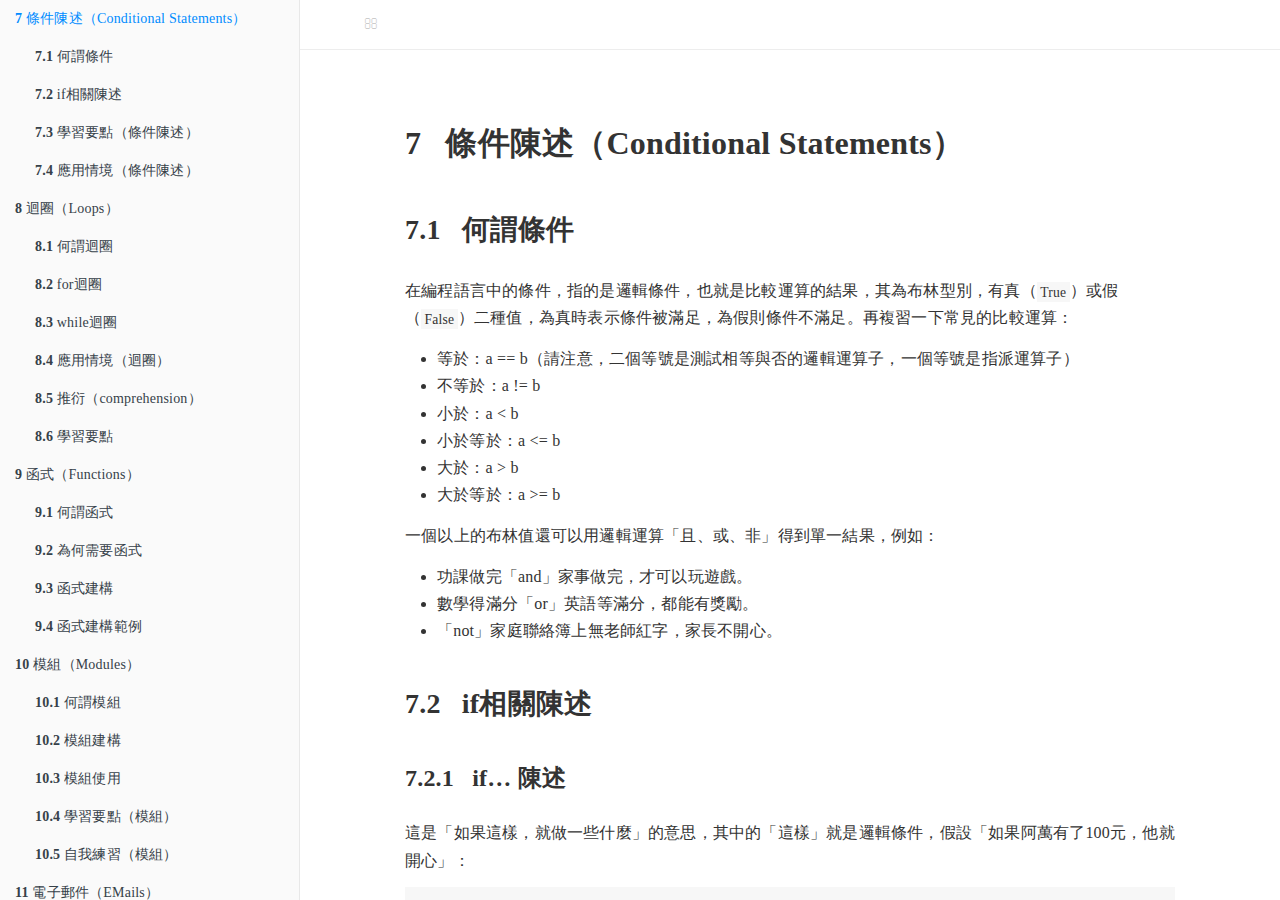
<file: docs/條件陳述conditional-statements.html>
<!DOCTYPE html>
<html lang="" xml:lang="">
<head>

  <meta charset="utf-8" />
  <meta http-equiv="X-UA-Compatible" content="IE=edge" />
  <title>7 條件陳述（Conditional Statements） | YiBaPython</title>
  <meta name="description" content="7 條件陳述（Conditional Statements） | YiBaPython" />
  <meta name="generator" content="bookdown 0.20 and GitBook 2.6.7" />

  <meta property="og:title" content="7 條件陳述（Conditional Statements） | YiBaPython" />
  <meta property="og:type" content="book" />
  
  
  
  

  <meta name="twitter:card" content="summary" />
  <meta name="twitter:title" content="7 條件陳述（Conditional Statements） | YiBaPython" />
  
  
  




  <meta name="viewport" content="width=device-width, initial-scale=1" />
  <meta name="apple-mobile-web-app-capable" content="yes" />
  <meta name="apple-mobile-web-app-status-bar-style" content="black" />
  
  
<link rel="prev" href="序列型別sequence-types.html"/>
<link rel="next" href="迴圈loops.html"/>
<script src="libs/jquery-2.2.3/jquery.min.js"></script>
<link href="libs/gitbook-2.6.7/css/style.css" rel="stylesheet" />
<link href="libs/gitbook-2.6.7/css/plugin-table.css" rel="stylesheet" />
<link href="libs/gitbook-2.6.7/css/plugin-bookdown.css" rel="stylesheet" />
<link href="libs/gitbook-2.6.7/css/plugin-highlight.css" rel="stylesheet" />
<link href="libs/gitbook-2.6.7/css/plugin-search.css" rel="stylesheet" />
<link href="libs/gitbook-2.6.7/css/plugin-fontsettings.css" rel="stylesheet" />
<link href="libs/gitbook-2.6.7/css/plugin-clipboard.css" rel="stylesheet" />









<script src="libs/accessible-code-block-0.0.1/empty-anchor.js"></script>


<style type="text/css">
code.sourceCode > span { display: inline-block; line-height: 1.25; }
code.sourceCode > span { color: inherit; text-decoration: inherit; }
code.sourceCode > span:empty { height: 1.2em; }
.sourceCode { overflow: visible; }
code.sourceCode { white-space: pre; position: relative; }
pre.sourceCode { margin: 0; }
@media screen {
div.sourceCode { overflow: auto; }
}
@media print {
code.sourceCode { white-space: pre-wrap; }
code.sourceCode > span { text-indent: -5em; padding-left: 5em; }
}
pre.numberSource code
  { counter-reset: source-line 0; }
pre.numberSource code > span
  { position: relative; left: -4em; counter-increment: source-line; }
pre.numberSource code > span > a:first-child::before
  { content: counter(source-line);
    position: relative; left: -1em; text-align: right; vertical-align: baseline;
    border: none; display: inline-block;
    -webkit-touch-callout: none; -webkit-user-select: none;
    -khtml-user-select: none; -moz-user-select: none;
    -ms-user-select: none; user-select: none;
    padding: 0 4px; width: 4em;
    color: #aaaaaa;
  }
pre.numberSource { margin-left: 3em; border-left: 1px solid #aaaaaa;  padding-left: 4px; }
div.sourceCode
  {   }
@media screen {
code.sourceCode > span > a:first-child::before { text-decoration: underline; }
}
code span.al { color: #ff0000; font-weight: bold; } /* Alert */
code span.an { color: #60a0b0; font-weight: bold; font-style: italic; } /* Annotation */
code span.at { color: #7d9029; } /* Attribute */
code span.bn { color: #40a070; } /* BaseN */
code span.bu { } /* BuiltIn */
code span.cf { color: #007020; font-weight: bold; } /* ControlFlow */
code span.ch { color: #4070a0; } /* Char */
code span.cn { color: #880000; } /* Constant */
code span.co { color: #60a0b0; font-style: italic; } /* Comment */
code span.cv { color: #60a0b0; font-weight: bold; font-style: italic; } /* CommentVar */
code span.do { color: #ba2121; font-style: italic; } /* Documentation */
code span.dt { color: #902000; } /* DataType */
code span.dv { color: #40a070; } /* DecVal */
code span.er { color: #ff0000; font-weight: bold; } /* Error */
code span.ex { } /* Extension */
code span.fl { color: #40a070; } /* Float */
code span.fu { color: #06287e; } /* Function */
code span.im { } /* Import */
code span.in { color: #60a0b0; font-weight: bold; font-style: italic; } /* Information */
code span.kw { color: #007020; font-weight: bold; } /* Keyword */
code span.op { color: #666666; } /* Operator */
code span.ot { color: #007020; } /* Other */
code span.pp { color: #bc7a00; } /* Preprocessor */
code span.sc { color: #4070a0; } /* SpecialChar */
code span.ss { color: #bb6688; } /* SpecialString */
code span.st { color: #4070a0; } /* String */
code span.va { color: #19177c; } /* Variable */
code span.vs { color: #4070a0; } /* VerbatimString */
code span.wa { color: #60a0b0; font-weight: bold; font-style: italic; } /* Warning */
</style>

<link rel="stylesheet" href="css\JhengHei.css" type="text/css" />
</head>

<body>



  <div class="book without-animation with-summary font-size-2 font-family-1" data-basepath=".">

    <div class="book-summary">
      <nav role="navigation">

<ul class="summary">
<li><a href="index.html#易爸親子共學python編程語言"><strong>《易爸親子共學Python編程語言》</strong></a></li>
<li class="chapter" data-level="1" data-path="anaconda發行.html"><a href="anaconda發行.html"><i class="fa fa-check"></i><b>1</b> Anaconda發行</a><ul>
<li class="chapter" data-level="1.1" data-path="anaconda發行.html"><a href="anaconda發行.html#何謂anaconda"><i class="fa fa-check"></i><b>1.1</b> 何謂Anaconda</a></li>
<li class="chapter" data-level="1.2" data-path="anaconda發行.html"><a href="anaconda發行.html#anaconda安裝"><i class="fa fa-check"></i><b>1.2</b> Anaconda安裝</a></li>
<li class="chapter" data-level="1.3" data-path="anaconda發行.html"><a href="anaconda發行.html#jupyter"><i class="fa fa-check"></i><b>1.3</b> Jupyter</a><ul>
<li class="chapter" data-level="1.3.1" data-path="anaconda發行.html"><a href="anaconda發行.html#何謂jupyter"><i class="fa fa-check"></i><b>1.3.1</b> 何謂Jupyter</a></li>
<li class="chapter" data-level="1.3.2" data-path="anaconda發行.html"><a href="anaconda發行.html#開啟jupyter"><i class="fa fa-check"></i><b>1.3.2</b> 開啟Jupyter</a></li>
<li class="chapter" data-level="1.3.3" data-path="anaconda發行.html"><a href="anaconda發行.html#jupyter教學"><i class="fa fa-check"></i><b>1.3.3</b> Jupyter教學</a></li>
</ul></li>
<li class="chapter" data-level="1.4" data-path="anaconda發行.html"><a href="anaconda發行.html#spyder"><i class="fa fa-check"></i><b>1.4</b> Spyder</a><ul>
<li class="chapter" data-level="1.4.1" data-path="anaconda發行.html"><a href="anaconda發行.html#何謂spyder"><i class="fa fa-check"></i><b>1.4.1</b> 何謂Spyder</a></li>
<li class="chapter" data-level="1.4.2" data-path="anaconda發行.html"><a href="anaconda發行.html#開啟spyder"><i class="fa fa-check"></i><b>1.4.2</b> 開啟Spyder</a></li>
<li class="chapter" data-level="1.4.3" data-path="anaconda發行.html"><a href="anaconda發行.html#spyder教學"><i class="fa fa-check"></i><b>1.4.3</b> Spyder教學</a></li>
</ul></li>
<li class="chapter" data-level="1.5" data-path="anaconda發行.html"><a href="anaconda發行.html#學習要點anaconda發行"><i class="fa fa-check"></i><b>1.5</b> 學習要點（Anaconda發行）</a></li>
<li class="chapter" data-level="1.6" data-path="anaconda發行.html"><a href="anaconda發行.html#自我練習anaconda發行"><i class="fa fa-check"></i><b>1.6</b> 自我練習（Anaconda發行）</a></li>
</ul></li>
<li class="chapter" data-level="2" data-path="哈囉世界hello-world.html"><a href="哈囉世界hello-world.html"><i class="fa fa-check"></i><b>2</b> 哈囉，世界！（Hello, World!）</a><ul>
<li class="chapter" data-level="2.1" data-path="哈囉世界hello-world.html"><a href="哈囉世界hello-world.html#何謂字串"><i class="fa fa-check"></i><b>2.1</b> 何謂字串</a></li>
<li class="chapter" data-level="2.2" data-path="哈囉世界hello-world.html"><a href="哈囉世界hello-world.html#列出字串"><i class="fa fa-check"></i><b>2.2</b> 列出字串</a></li>
<li class="chapter" data-level="2.3" data-path="哈囉世界hello-world.html"><a href="哈囉世界hello-world.html#何謂註解"><i class="fa fa-check"></i><b>2.3</b> 何謂註解</a></li>
<li class="chapter" data-level="2.4" data-path="哈囉世界hello-world.html"><a href="哈囉世界hello-world.html#加上註解"><i class="fa fa-check"></i><b>2.4</b> 加上註解</a></li>
<li class="chapter" data-level="2.5" data-path="哈囉世界hello-world.html"><a href="哈囉世界hello-world.html#尋找幫助"><i class="fa fa-check"></i><b>2.5</b> 尋找幫助</a></li>
<li class="chapter" data-level="2.6" data-path="哈囉世界hello-world.html"><a href="哈囉世界hello-world.html#學習要點哈囉世界"><i class="fa fa-check"></i><b>2.6</b> 學習要點（哈囉，世界！）</a></li>
<li class="chapter" data-level="2.7" data-path="哈囉世界hello-world.html"><a href="哈囉世界hello-world.html#自我練習哈囉世界"><i class="fa fa-check"></i><b>2.7</b> 自我練習（哈囉，世界！）</a></li>
</ul></li>
<li class="chapter" data-level="3" data-path="基本數據型別basic-data-types.html"><a href="基本數據型別basic-data-types.html"><i class="fa fa-check"></i><b>3</b> 基本數據型別（Basic Data Types）</a><ul>
<li class="chapter" data-level="3.1" data-path="基本數據型別basic-data-types.html"><a href="基本數據型別basic-data-types.html#整數integer"><i class="fa fa-check"></i><b>3.1</b> 整數（integer）</a><ul>
<li class="chapter" data-level="3.1.1" data-path="基本數據型別basic-data-types.html"><a href="基本數據型別basic-data-types.html#列出整數"><i class="fa fa-check"></i><b>3.1.1</b> 列出整數</a></li>
<li class="chapter" data-level="3.1.2" data-path="基本數據型別basic-data-types.html"><a href="基本數據型別basic-data-types.html#何謂數據型別"><i class="fa fa-check"></i><b>3.1.2</b> 何謂數據型別</a></li>
<li class="chapter" data-level="3.1.3" data-path="基本數據型別basic-data-types.html"><a href="基本數據型別basic-data-types.html#算術運算子arithmetic-operator"><i class="fa fa-check"></i><b>3.1.3</b> 算術運算子（arithmetic operator）</a></li>
<li class="chapter" data-level="3.1.4" data-path="基本數據型別basic-data-types.html"><a href="基本數據型別basic-data-types.html#整數運算"><i class="fa fa-check"></i><b>3.1.4</b> 整數運算</a></li>
<li class="chapter" data-level="3.1.5" data-path="基本數據型別basic-data-types.html"><a href="基本數據型別basic-data-types.html#自我練習整數算數運算"><i class="fa fa-check"></i><b>3.1.5</b> 自我練習（整數算數運算）</a></li>
</ul></li>
<li class="chapter" data-level="3.2" data-path="基本數據型別basic-data-types.html"><a href="基本數據型別basic-data-types.html#浮點floating-point"><i class="fa fa-check"></i><b>3.2</b> 浮點（floating point）</a><ul>
<li class="chapter" data-level="3.2.1" data-path="基本數據型別basic-data-types.html"><a href="基本數據型別basic-data-types.html#浮點運算"><i class="fa fa-check"></i><b>3.2.1</b> 浮點運算</a></li>
<li class="chapter" data-level="3.2.2" data-path="基本數據型別basic-data-types.html"><a href="基本數據型別basic-data-types.html#型別轉換整數浮點"><i class="fa fa-check"></i><b>3.2.2</b> 型別轉換（整數、浮點）</a></li>
<li class="chapter" data-level="3.2.3" data-path="基本數據型別basic-data-types.html"><a href="基本數據型別basic-data-types.html#自我練習整數浮點算數運算型別轉換"><i class="fa fa-check"></i><b>3.2.3</b> 自我練習（整數浮點算數運算、型別轉換）</a></li>
</ul></li>
<li class="chapter" data-level="3.3" data-path="基本數據型別basic-data-types.html"><a href="基本數據型別basic-data-types.html#複數complex"><i class="fa fa-check"></i><b>3.3</b> 複數（complex）</a></li>
<li class="chapter" data-level="3.4" data-path="基本數據型別basic-data-types.html"><a href="基本數據型別basic-data-types.html#布林boolean"><i class="fa fa-check"></i><b>3.4</b> 布林（boolean）</a><ul>
<li class="chapter" data-level="3.4.1" data-path="基本數據型別basic-data-types.html"><a href="基本數據型別basic-data-types.html#比較運算子comparison-operator"><i class="fa fa-check"></i><b>3.4.1</b> 比較運算子（comparison operator）</a></li>
<li class="chapter" data-level="3.4.2" data-path="基本數據型別basic-data-types.html"><a href="基本數據型別basic-data-types.html#邏輯運算子logical-operator"><i class="fa fa-check"></i><b>3.4.2</b> 邏輯運算子（logical operator）</a></li>
<li class="chapter" data-level="3.4.3" data-path="基本數據型別basic-data-types.html"><a href="基本數據型別basic-data-types.html#運算先後順序"><i class="fa fa-check"></i><b>3.4.3</b> 運算先後順序</a></li>
<li class="chapter" data-level="3.4.4" data-path="基本數據型別basic-data-types.html"><a href="基本數據型別basic-data-types.html#型別轉換布林整數浮點"><i class="fa fa-check"></i><b>3.4.4</b> 型別轉換（布林、整數、浮點）</a></li>
<li class="chapter" data-level="3.4.5" data-path="基本數據型別basic-data-types.html"><a href="基本數據型別basic-data-types.html#自我練習比較運算邏輯運算型別轉換"><i class="fa fa-check"></i><b>3.4.5</b> 自我練習（比較運算、邏輯運算、型別轉換）</a></li>
</ul></li>
<li class="chapter" data-level="3.5" data-path="基本數據型別basic-data-types.html"><a href="基本數據型別basic-data-types.html#字串string"><i class="fa fa-check"></i><b>3.5</b> 字串（string）</a><ul>
<li class="chapter" data-level="3.5.1" data-path="基本數據型別basic-data-types.html"><a href="基本數據型別basic-data-types.html#字串運算"><i class="fa fa-check"></i><b>3.5.1</b> 字串運算</a></li>
<li class="chapter" data-level="3.5.2" data-path="基本數據型別basic-data-types.html"><a href="基本數據型別basic-data-types.html#型別轉換字串整數浮點"><i class="fa fa-check"></i><b>3.5.2</b> 型別轉換（字串、整數、浮點）</a></li>
<li class="chapter" data-level="3.5.3" data-path="基本數據型別basic-data-types.html"><a href="基本數據型別basic-data-types.html#自我練習混合四種型別三種運算四種型別轉換調整運算執行順序"><i class="fa fa-check"></i><b>3.5.3</b> 自我練習（混合四種型別三種運算、四種型別轉換、調整運算執行順序）</a></li>
<li class="chapter" data-level="3.5.4" data-path="基本數據型別basic-data-types.html"><a href="基本數據型別basic-data-types.html#字串方法"><i class="fa fa-check"></i><b>3.5.4</b> 字串方法</a></li>
<li class="chapter" data-level="3.5.5" data-path="基本數據型別basic-data-types.html"><a href="基本數據型別basic-data-types.html#自我練習字串方法"><i class="fa fa-check"></i><b>3.5.5</b> 自我練習（字串方法）</a></li>
</ul></li>
<li class="chapter" data-level="3.6" data-path="基本數據型別basic-data-types.html"><a href="基本數據型別basic-data-types.html#學習要點基本數據型別"><i class="fa fa-check"></i><b>3.6</b> 學習要點（基本數據型別）</a></li>
<li class="chapter" data-level="3.7" data-path="基本數據型別basic-data-types.html"><a href="基本數據型別basic-data-types.html#應用情境基本數據型別"><i class="fa fa-check"></i><b>3.7</b> 應用情境（基本數據型別）</a></li>
<li class="chapter" data-level="3.8" data-path="基本數據型別basic-data-types.html"><a href="基本數據型別basic-data-types.html#尋找幫助基本數據型別"><i class="fa fa-check"></i><b>3.8</b> 尋找幫助（基本數據型別）</a></li>
</ul></li>
<li class="chapter" data-level="4" data-path="變項variables.html"><a href="變項variables.html"><i class="fa fa-check"></i><b>4</b> 變項（Variables）</a><ul>
<li class="chapter" data-level="4.1" data-path="變項variables.html"><a href="變項variables.html#何謂變項"><i class="fa fa-check"></i><b>4.1</b> 何謂變項</a></li>
<li class="chapter" data-level="4.2" data-path="變項variables.html"><a href="變項variables.html#為何要用變項"><i class="fa fa-check"></i><b>4.2</b> 為何要用變項</a></li>
<li class="chapter" data-level="4.3" data-path="變項variables.html"><a href="變項variables.html#指派注意事項"><i class="fa fa-check"></i><b>4.3</b> 指派注意事項</a></li>
<li class="chapter" data-level="4.4" data-path="變項variables.html"><a href="變項variables.html#變項命名規則"><i class="fa fa-check"></i><b>4.4</b> 變項命名規則</a></li>
<li class="chapter" data-level="4.5" data-path="變項variables.html"><a href="變項variables.html#學習要點變項"><i class="fa fa-check"></i><b>4.5</b> 學習要點（變項）</a></li>
<li class="chapter" data-level="4.6" data-path="變項variables.html"><a href="變項variables.html#自我練習變項"><i class="fa fa-check"></i><b>4.6</b> 自我練習（變項）</a></li>
</ul></li>
<li class="chapter" data-level="5" data-path="基本彙集型別basic-collection-types.html"><a href="基本彙集型別basic-collection-types.html"><i class="fa fa-check"></i><b>5</b> 基本彙集型別（Basic Collection Types）</a><ul>
<li class="chapter" data-level="5.1" data-path="基本彙集型別basic-collection-types.html"><a href="基本彙集型別basic-collection-types.html#元組tuple"><i class="fa fa-check"></i><b>5.1</b> 元組（tuple）</a><ul>
<li class="chapter" data-level="5.1.1" data-path="基本彙集型別basic-collection-types.html"><a href="基本彙集型別basic-collection-types.html#元組建構"><i class="fa fa-check"></i><b>5.1.1</b> 元組建構</a></li>
<li class="chapter" data-level="5.1.2" data-path="基本彙集型別basic-collection-types.html"><a href="基本彙集型別basic-collection-types.html#元組索引"><i class="fa fa-check"></i><b>5.1.2</b> 元組索引</a><ul>
<li class="chapter" data-level="5.1.2.1" data-path="基本彙集型別basic-collection-types.html"><a href="基本彙集型別basic-collection-types.html#零基索引zero-based-indexing"><i class="fa fa-check"></i><b>5.1.2.1</b> 零基索引（zero-based indexing）</a></li>
<li class="chapter" data-level="5.1.2.2" data-path="基本彙集型別basic-collection-types.html"><a href="基本彙集型別basic-collection-types.html#負值索引"><i class="fa fa-check"></i><b>5.1.2.2</b> 負值索引</a></li>
<li class="chapter" data-level="5.1.2.3" data-path="基本彙集型別basic-collection-types.html"><a href="基本彙集型別basic-collection-types.html#範圍索引"><i class="fa fa-check"></i><b>5.1.2.3</b> 範圍索引</a></li>
</ul></li>
<li class="chapter" data-level="5.1.3" data-path="基本彙集型別basic-collection-types.html"><a href="基本彙集型別basic-collection-types.html#元組算術運算"><i class="fa fa-check"></i><b>5.1.3</b> 元組算術運算</a></li>
<li class="chapter" data-level="5.1.4" data-path="基本彙集型別basic-collection-types.html"><a href="基本彙集型別basic-collection-types.html#元組常用函式"><i class="fa fa-check"></i><b>5.1.4</b> 元組常用函式</a></li>
<li class="chapter" data-level="5.1.5" data-path="基本彙集型別basic-collection-types.html"><a href="基本彙集型別basic-collection-types.html#元組常用方法"><i class="fa fa-check"></i><b>5.1.5</b> 元組常用方法</a></li>
<li class="chapter" data-level="5.1.6" data-path="基本彙集型別basic-collection-types.html"><a href="基本彙集型別basic-collection-types.html#自我練習元組"><i class="fa fa-check"></i><b>5.1.6</b> 自我練習（元組）</a></li>
</ul></li>
<li class="chapter" data-level="5.2" data-path="基本彙集型別basic-collection-types.html"><a href="基本彙集型別basic-collection-types.html#串列list"><i class="fa fa-check"></i><b>5.2</b> 串列（list）</a><ul>
<li class="chapter" data-level="5.2.1" data-path="基本彙集型別basic-collection-types.html"><a href="基本彙集型別basic-collection-types.html#串列建構"><i class="fa fa-check"></i><b>5.2.1</b> 串列建構</a></li>
<li class="chapter" data-level="5.2.2" data-path="基本彙集型別basic-collection-types.html"><a href="基本彙集型別basic-collection-types.html#串列索引"><i class="fa fa-check"></i><b>5.2.2</b> 串列索引</a></li>
<li class="chapter" data-level="5.2.3" data-path="基本彙集型別basic-collection-types.html"><a href="基本彙集型別basic-collection-types.html#串列算術運算常用函式常用方法"><i class="fa fa-check"></i><b>5.2.3</b> 串列算術運算、常用函式、常用方法</a></li>
<li class="chapter" data-level="5.2.4" data-path="基本彙集型別basic-collection-types.html"><a href="基本彙集型別basic-collection-types.html#物件可變與否"><i class="fa fa-check"></i><b>5.2.4</b> 物件可變與否</a></li>
<li class="chapter" data-level="5.2.5" data-path="基本彙集型別basic-collection-types.html"><a href="基本彙集型別basic-collection-types.html#串列可用方法"><i class="fa fa-check"></i><b>5.2.5</b> 串列可用方法</a></li>
<li class="chapter" data-level="5.2.6" data-path="基本彙集型別basic-collection-types.html"><a href="基本彙集型別basic-collection-types.html#學習要點可索引的物件"><i class="fa fa-check"></i><b>5.2.6</b> 學習要點（可索引的物件）</a></li>
<li class="chapter" data-level="5.2.7" data-path="基本彙集型別basic-collection-types.html"><a href="基本彙集型別basic-collection-types.html#自我練習串列"><i class="fa fa-check"></i><b>5.2.7</b> 自我練習（串列）</a></li>
</ul></li>
<li class="chapter" data-level="5.3" data-path="基本彙集型別basic-collection-types.html"><a href="基本彙集型別basic-collection-types.html#集合set"><i class="fa fa-check"></i><b>5.3</b> 集合（set）</a><ul>
<li class="chapter" data-level="5.3.1" data-path="基本彙集型別basic-collection-types.html"><a href="基本彙集型別basic-collection-types.html#集合建構"><i class="fa fa-check"></i><b>5.3.1</b> 集合建構</a></li>
<li class="chapter" data-level="5.3.2" data-path="基本彙集型別basic-collection-types.html"><a href="基本彙集型別basic-collection-types.html#集合方法"><i class="fa fa-check"></i><b>5.3.2</b> 集合方法</a></li>
<li class="chapter" data-level="5.3.3" data-path="基本彙集型別basic-collection-types.html"><a href="基本彙集型別basic-collection-types.html#自我練習集合"><i class="fa fa-check"></i><b>5.3.3</b> 自我練習（集合）</a></li>
</ul></li>
<li class="chapter" data-level="5.4" data-path="基本彙集型別basic-collection-types.html"><a href="基本彙集型別basic-collection-types.html#字典dictionary"><i class="fa fa-check"></i><b>5.4</b> 字典（dictionary）</a><ul>
<li class="chapter" data-level="5.4.1" data-path="基本彙集型別basic-collection-types.html"><a href="基本彙集型別basic-collection-types.html#字典建構"><i class="fa fa-check"></i><b>5.4.1</b> 字典建構</a></li>
<li class="chapter" data-level="5.4.2" data-path="基本彙集型別basic-collection-types.html"><a href="基本彙集型別basic-collection-types.html#字典索引"><i class="fa fa-check"></i><b>5.4.2</b> 字典索引</a></li>
<li class="chapter" data-level="5.4.3" data-path="基本彙集型別basic-collection-types.html"><a href="基本彙集型別basic-collection-types.html#字典方法"><i class="fa fa-check"></i><b>5.4.3</b> 字典方法</a></li>
<li class="chapter" data-level="5.4.4" data-path="基本彙集型別basic-collection-types.html"><a href="基本彙集型別basic-collection-types.html#學習要點型別索引有序可變"><i class="fa fa-check"></i><b>5.4.4</b> 學習要點（型別、索引、有序、可變）</a></li>
<li class="chapter" data-level="5.4.5" data-path="基本彙集型別basic-collection-types.html"><a href="基本彙集型別basic-collection-types.html#自我練習字典"><i class="fa fa-check"></i><b>5.4.5</b> 自我練習（字典）</a></li>
</ul></li>
<li class="chapter" data-level="5.5" data-path="基本彙集型別basic-collection-types.html"><a href="基本彙集型別basic-collection-types.html#巢式彙集nested-collection"><i class="fa fa-check"></i><b>5.5</b> 巢式彙集（nested collection）</a><ul>
<li class="chapter" data-level="5.5.1" data-path="基本彙集型別basic-collection-types.html"><a href="基本彙集型別basic-collection-types.html#巢式彙集建構"><i class="fa fa-check"></i><b>5.5.1</b> 巢式彙集建構</a></li>
<li class="chapter" data-level="5.5.2" data-path="基本彙集型別basic-collection-types.html"><a href="基本彙集型別basic-collection-types.html#自我練習巢式彙集"><i class="fa fa-check"></i><b>5.5.2</b> 自我練習（巢式彙集）</a></li>
</ul></li>
</ul></li>
<li class="chapter" data-level="6" data-path="序列型別sequence-types.html"><a href="序列型別sequence-types.html"><i class="fa fa-check"></i><b>6</b> 序列型別（Sequence Types）</a><ul>
<li class="chapter" data-level="6.1" data-path="序列型別sequence-types.html"><a href="序列型別sequence-types.html#範圍range"><i class="fa fa-check"></i><b>6.1</b> 範圍（range）</a><ul>
<li class="chapter" data-level="6.1.1" data-path="序列型別sequence-types.html"><a href="序列型別sequence-types.html#範圍建構"><i class="fa fa-check"></i><b>6.1.1</b> 範圍建構</a></li>
<li class="chapter" data-level="6.1.2" data-path="序列型別sequence-types.html"><a href="序列型別sequence-types.html#範圍用途"><i class="fa fa-check"></i><b>6.1.2</b> 範圍用途</a></li>
</ul></li>
<li class="chapter" data-level="6.2" data-path="序列型別sequence-types.html"><a href="序列型別sequence-types.html#字串string-sequence"><i class="fa fa-check"></i><b>6.2</b> 字串（string, sequence）</a><ul>
<li class="chapter" data-level="6.2.1" data-path="序列型別sequence-types.html"><a href="序列型別sequence-types.html#字串格式"><i class="fa fa-check"></i><b>6.2.1</b> 字串格式</a></li>
<li class="chapter" data-level="6.2.2" data-path="序列型別sequence-types.html"><a href="序列型別sequence-types.html#字串輸入"><i class="fa fa-check"></i><b>6.2.2</b> 字串輸入</a></li>
<li class="chapter" data-level="6.2.3" data-path="序列型別sequence-types.html"><a href="序列型別sequence-types.html#字串的分拆和結合"><i class="fa fa-check"></i><b>6.2.3</b> 字串的分拆和結合</a></li>
</ul></li>
<li class="chapter" data-level="6.3" data-path="序列型別sequence-types.html"><a href="序列型別sequence-types.html#查找變項型別及其方法"><i class="fa fa-check"></i><b>6.3</b> 查找變項型別及其方法</a></li>
<li class="chapter" data-level="6.4" data-path="序列型別sequence-types.html"><a href="序列型別sequence-types.html#學習要點序列型別"><i class="fa fa-check"></i><b>6.4</b> 學習要點（序列型別）</a></li>
<li class="chapter" data-level="6.5" data-path="序列型別sequence-types.html"><a href="序列型別sequence-types.html#自我練習序列型別"><i class="fa fa-check"></i><b>6.5</b> 自我練習（序列型別）</a></li>
</ul></li>
<li class="chapter" data-level="7" data-path="條件陳述conditional-statements.html"><a href="條件陳述conditional-statements.html"><i class="fa fa-check"></i><b>7</b> 條件陳述（Conditional Statements）</a><ul>
<li class="chapter" data-level="7.1" data-path="條件陳述conditional-statements.html"><a href="條件陳述conditional-statements.html#何謂條件"><i class="fa fa-check"></i><b>7.1</b> 何謂條件</a></li>
<li class="chapter" data-level="7.2" data-path="條件陳述conditional-statements.html"><a href="條件陳述conditional-statements.html#if相關陳述"><i class="fa fa-check"></i><b>7.2</b> if相關陳述</a><ul>
<li class="chapter" data-level="7.2.1" data-path="條件陳述conditional-statements.html"><a href="條件陳述conditional-statements.html#if-陳述"><i class="fa fa-check"></i><b>7.2.1</b> if… 陳述</a></li>
<li class="chapter" data-level="7.2.2" data-path="條件陳述conditional-statements.html"><a href="條件陳述conditional-statements.html#if-else-陳述"><i class="fa fa-check"></i><b>7.2.2</b> if… else… 陳述</a></li>
<li class="chapter" data-level="7.2.3" data-path="條件陳述conditional-statements.html"><a href="條件陳述conditional-statements.html#if-elif-else-陳述"><i class="fa fa-check"></i><b>7.2.3</b> if… elif… else… 陳述</a></li>
</ul></li>
<li class="chapter" data-level="7.3" data-path="條件陳述conditional-statements.html"><a href="條件陳述conditional-statements.html#學習要點條件陳述"><i class="fa fa-check"></i><b>7.3</b> 學習要點（條件陳述）</a></li>
<li class="chapter" data-level="7.4" data-path="條件陳述conditional-statements.html"><a href="條件陳述conditional-statements.html#應用情境條件陳述"><i class="fa fa-check"></i><b>7.4</b> 應用情境（條件陳述）</a></li>
</ul></li>
<li class="chapter" data-level="8" data-path="迴圈loops.html"><a href="迴圈loops.html"><i class="fa fa-check"></i><b>8</b> 迴圈（Loops）</a><ul>
<li class="chapter" data-level="8.1" data-path="迴圈loops.html"><a href="迴圈loops.html#何謂迴圈"><i class="fa fa-check"></i><b>8.1</b> 何謂迴圈</a></li>
<li class="chapter" data-level="8.2" data-path="迴圈loops.html"><a href="迴圈loops.html#for迴圈"><i class="fa fa-check"></i><b>8.2</b> for迴圈</a><ul>
<li class="chapter" data-level="8.2.1" data-path="迴圈loops.html"><a href="迴圈loops.html#for-陳述"><i class="fa fa-check"></i><b>8.2.1</b> for… 陳述</a></li>
<li class="chapter" data-level="8.2.2" data-path="迴圈loops.html"><a href="迴圈loops.html#for-if-break-陳述"><i class="fa fa-check"></i><b>8.2.2</b> for… if… break 陳述</a></li>
<li class="chapter" data-level="8.2.3" data-path="迴圈loops.html"><a href="迴圈loops.html#for-if-continue-陳述"><i class="fa fa-check"></i><b>8.2.3</b> for… if… continue 陳述</a></li>
</ul></li>
<li class="chapter" data-level="8.3" data-path="迴圈loops.html"><a href="迴圈loops.html#while迴圈"><i class="fa fa-check"></i><b>8.3</b> while迴圈</a><ul>
<li class="chapter" data-level="8.3.1" data-path="迴圈loops.html"><a href="迴圈loops.html#while-陳述"><i class="fa fa-check"></i><b>8.3.1</b> while… 陳述</a></li>
<li class="chapter" data-level="8.3.2" data-path="迴圈loops.html"><a href="迴圈loops.html#while-if-break-陳述"><i class="fa fa-check"></i><b>8.3.2</b> while… if… break 陳述</a></li>
<li class="chapter" data-level="8.3.3" data-path="迴圈loops.html"><a href="迴圈loops.html#while-if-continue-陳述"><i class="fa fa-check"></i><b>8.3.3</b> while… if… continue 陳述</a></li>
</ul></li>
<li class="chapter" data-level="8.4" data-path="迴圈loops.html"><a href="迴圈loops.html#應用情境迴圈"><i class="fa fa-check"></i><b>8.4</b> 應用情境（迴圈）</a></li>
<li class="chapter" data-level="8.5" data-path="迴圈loops.html"><a href="迴圈loops.html#推衍comprehension"><i class="fa fa-check"></i><b>8.5</b> 推衍（comprehension）</a><ul>
<li class="chapter" data-level="8.5.1" data-path="迴圈loops.html"><a href="迴圈loops.html#串列推衍list-comprehension"><i class="fa fa-check"></i><b>8.5.1</b> 串列推衍（list comprehension）</a></li>
<li class="chapter" data-level="8.5.2" data-path="迴圈loops.html"><a href="迴圈loops.html#字典推衍dictionary-comprehension"><i class="fa fa-check"></i><b>8.5.2</b> 字典推衍（dictionary comprehension）</a></li>
</ul></li>
<li class="chapter" data-level="8.6" data-path="迴圈loops.html"><a href="迴圈loops.html#學習要點"><i class="fa fa-check"></i><b>8.6</b> 學習要點</a></li>
</ul></li>
<li class="chapter" data-level="9" data-path="函式functions.html"><a href="函式functions.html"><i class="fa fa-check"></i><b>9</b> 函式（Functions）</a><ul>
<li class="chapter" data-level="9.1" data-path="函式functions.html"><a href="函式functions.html#何謂函式"><i class="fa fa-check"></i><b>9.1</b> 何謂函式</a></li>
<li class="chapter" data-level="9.2" data-path="函式functions.html"><a href="函式functions.html#為何需要函式"><i class="fa fa-check"></i><b>9.2</b> 為何需要函式</a></li>
<li class="chapter" data-level="9.3" data-path="函式functions.html"><a href="函式functions.html#函式建構"><i class="fa fa-check"></i><b>9.3</b> 函式建構</a><ul>
<li class="chapter" data-level="9.3.1" data-path="函式functions.html"><a href="函式functions.html#無輸入值"><i class="fa fa-check"></i><b>9.3.1</b> 無輸入值</a></li>
<li class="chapter" data-level="9.3.2" data-path="函式functions.html"><a href="函式functions.html#有輸入值但無輸入預設值"><i class="fa fa-check"></i><b>9.3.2</b> 有輸入值，但無輸入預設值</a></li>
<li class="chapter" data-level="9.3.3" data-path="函式functions.html"><a href="函式functions.html#有輸入值也有輸入預設值"><i class="fa fa-check"></i><b>9.3.3</b> 有輸入值，也有輸入預設值</a></li>
</ul></li>
<li class="chapter" data-level="9.4" data-path="函式functions.html"><a href="函式functions.html#函式建構範例"><i class="fa fa-check"></i><b>9.4</b> 函式建構範例</a></li>
</ul></li>
<li class="chapter" data-level="10" data-path="模組modules.html"><a href="模組modules.html"><i class="fa fa-check"></i><b>10</b> 模組（Modules）</a><ul>
<li class="chapter" data-level="10.1" data-path="模組modules.html"><a href="模組modules.html#何謂模組"><i class="fa fa-check"></i><b>10.1</b> 何謂模組</a></li>
<li class="chapter" data-level="10.2" data-path="模組modules.html"><a href="模組modules.html#模組建構"><i class="fa fa-check"></i><b>10.2</b> 模組建構</a></li>
<li class="chapter" data-level="10.3" data-path="模組modules.html"><a href="模組modules.html#模組使用"><i class="fa fa-check"></i><b>10.3</b> 模組使用</a></li>
<li class="chapter" data-level="10.4" data-path="模組modules.html"><a href="模組modules.html#學習要點模組"><i class="fa fa-check"></i><b>10.4</b> 學習要點（模組）</a></li>
<li class="chapter" data-level="10.5" data-path="模組modules.html"><a href="模組modules.html#自我練習模組"><i class="fa fa-check"></i><b>10.5</b> 自我練習（模組）</a></li>
</ul></li>
<li class="chapter" data-level="11" data-path="電子郵件emails.html"><a href="電子郵件emails.html"><i class="fa fa-check"></i><b>11</b> 電子郵件（EMails）</a><ul>
<li class="chapter" data-level="11.1" data-path="電子郵件emails.html"><a href="電子郵件emails.html#寄發郵件"><i class="fa fa-check"></i><b>11.1</b> 寄發郵件</a></li>
</ul></li>
</ul>

      </nav>
    </div>

    <div class="book-body">
      <div class="body-inner">
        <div class="book-header" role="navigation">
          <h1>
            <i class="fa fa-circle-o-notch fa-spin"></i><a href="./">YiBaPython</a>
          </h1>
        </div>

        <div class="page-wrapper" tabindex="-1" role="main">
          <div class="page-inner">

            <section class="normal" id="section-">
<div id="條件陳述conditional-statements" class="section level1">
<h1><span class="header-section-number">7</span> 條件陳述（Conditional Statements）</h1>
<div id="何謂條件" class="section level2">
<h2><span class="header-section-number">7.1</span> 何謂條件</h2>
<p>在編程語言中的條件，指的是邏輯條件，也就是比較運算的結果，其為布林型別，有真（<code>True</code>）或假（<code>False</code>）二種值，為真時表示條件被滿足，為假則條件不滿足。再複習一下常見的比較運算：</p>
<ul>
<li>等於：a == b（請注意，二個等號是測試相等與否的邏輯運算子，一個等號是指派運算子）</li>
<li>不等於：a != b</li>
<li>小於：a &lt; b</li>
<li>小於等於：a &lt;= b</li>
<li>大於：a &gt; b</li>
<li>大於等於：a &gt;= b</li>
</ul>
<p>一個以上的布林值還可以用邏輯運算「且、或、非」得到單一結果，例如：</p>
<ul>
<li>功課做完「and」家事做完，才可以玩遊戲。</li>
<li>數學得滿分「or」英語等滿分，都能有獎勵。</li>
<li>「not」家庭聯絡簿上無老師紅字，家長不開心。</li>
</ul>
</div>
<div id="if相關陳述" class="section level2">
<h2><span class="header-section-number">7.2</span> if相關陳述</h2>
<div id="if-陳述" class="section level3">
<h3><span class="header-section-number">7.2.1</span> if… 陳述</h3>
<p>這是「如果這樣，就做一些什麼」的意思，其中的「這樣」就是邏輯條件，假設「如果阿萬有了100元，他就開心」：</p>
<div class="sourceCode" id="cb406"><pre class="sourceCode python"><code class="sourceCode python"><span id="cb406-1"><a href="條件陳述conditional-statements.html#cb406-1"></a>money <span class="op">=</span> <span class="dv">128</span> <span class="co"># 阿願最初有這麼多錢。</span></span>
<span id="cb406-2"><a href="條件陳述conditional-statements.html#cb406-2"></a><span class="cf">if</span> money <span class="op">&gt;=</span> <span class="dv">100</span>: <span class="co"># if後面接的是邏輯條件，結果為真時，執行分號下一橫排起的陳述，下一橫排要退縮。</span></span>
<span id="cb406-3"><a href="條件陳述conditional-statements.html#cb406-3"></a>    paragf <span class="op">=</span> <span class="st">&quot;A1 has </span><span class="sc">{}</span><span class="st"> and happy&quot;</span>.<span class="bu">format</span>(money) <span class="co"># 常見退縮四個空白。</span></span>
<span id="cb406-4"><a href="條件陳述conditional-statements.html#cb406-4"></a>    <span class="bu">print</span>(paragf) <span class="co"># 齊頭退縮，代表相同的代碼區塊層級。</span></span></code></pre></div>
<pre><code>## A1 has 128 and happy</code></pre>
<p>注意，if… 陳述之下一層次的代碼，若無齊頭退縮，將會產生錯誤！</p>
<p>if… 陳述也可以寫成單句，如下：</p>
<div class="sourceCode" id="cb408"><pre class="sourceCode python"><code class="sourceCode python"><span id="cb408-1"><a href="條件陳述conditional-statements.html#cb408-1"></a><span class="cf">if</span> money <span class="op">&gt;=</span> <span class="dv">100</span>: <span class="bu">print</span>(<span class="st">&quot;A1 has </span><span class="sc">{}</span><span class="st"> and happy&quot;</span>.<span class="bu">format</span>(money))</span></code></pre></div>
<pre><code>## A1 has 128 and happy</code></pre>
</div>
<div id="if-else-陳述" class="section level3">
<h3><span class="header-section-number">7.2.2</span> if… else… 陳述</h3>
<p>這是「如果這樣，就做一些什麼，如果不這樣，就做另一些什麼」的意思，假設「如果阿萬有了100元，他就說他開心，如果他只有不到100元，他就不開心」：</p>
<div class="sourceCode" id="cb410"><pre class="sourceCode python"><code class="sourceCode python"><span id="cb410-1"><a href="條件陳述conditional-statements.html#cb410-1"></a>money <span class="op">=</span> money <span class="op">-</span> <span class="dv">30</span> <span class="co"># 阿萬花掉了一些錢，這句等同 money -= 30。</span></span>
<span id="cb410-2"><a href="條件陳述conditional-statements.html#cb410-2"></a><span class="cf">if</span> money <span class="op">&gt;=</span> <span class="dv">100</span>:</span>
<span id="cb410-3"><a href="條件陳述conditional-statements.html#cb410-3"></a>    paragf <span class="op">=</span> <span class="st">&quot;A1 has </span><span class="sc">{}</span><span class="st"> and happy&quot;</span>.<span class="bu">format</span>(money)</span>
<span id="cb410-4"><a href="條件陳述conditional-statements.html#cb410-4"></a>    <span class="bu">print</span>(paragf)</span>
<span id="cb410-5"><a href="條件陳述conditional-statements.html#cb410-5"></a><span class="cf">else</span>:</span>
<span id="cb410-6"><a href="條件陳述conditional-statements.html#cb410-6"></a>    paragf <span class="op">=</span> <span class="st">&quot;A1 has </span><span class="sc">{}</span><span class="st"> and unhappy&quot;</span>.<span class="bu">format</span>(money)</span>
<span id="cb410-7"><a href="條件陳述conditional-statements.html#cb410-7"></a>    <span class="bu">print</span>(paragf)</span></code></pre></div>
<pre><code>## A1 has 98 and unhappy</code></pre>
<p>if… else… 陳述也可以寫成單句，如下：</p>
<div class="sourceCode" id="cb412"><pre class="sourceCode python"><code class="sourceCode python"><span id="cb412-1"><a href="條件陳述conditional-statements.html#cb412-1"></a><span class="bu">print</span>(<span class="st">&quot;A1 has </span><span class="sc">{}</span><span class="st"> and happy&quot;</span>.<span class="bu">format</span>(money)) <span class="cf">if</span> money <span class="op">&gt;=</span> <span class="dv">100</span> <span class="cf">else</span> <span class="bu">print</span>(<span class="st">&quot;A1 has </span><span class="sc">{}</span><span class="st"> and unhappy&quot;</span>.<span class="bu">format</span>(money))</span></code></pre></div>
<pre><code>## A1 has 98 and unhappy</code></pre>
</div>
<div id="if-elif-else-陳述" class="section level3">
<h3><span class="header-section-number">7.2.3</span> if… elif… else… 陳述</h3>
<p>這是「如果這樣，就做一些什麼，如果那樣，就做另一些什麼，如果不這樣不那樣，就做其他一些什麼」的意思，假設「如果阿萬有了200元，他就會超開心，如果有了100元，他就開心，如果只有不到100元，他就不開心」：</p>
<div class="sourceCode" id="cb414"><pre class="sourceCode python"><code class="sourceCode python"><span id="cb414-1"><a href="條件陳述conditional-statements.html#cb414-1"></a>money <span class="op">=</span> money <span class="op">+</span> <span class="dv">150</span> <span class="co"># 阿萬得到一些錢，這句等同 money += 150。</span></span>
<span id="cb414-2"><a href="條件陳述conditional-statements.html#cb414-2"></a><span class="cf">if</span> money <span class="op">&gt;=</span> <span class="dv">200</span>:</span>
<span id="cb414-3"><a href="條件陳述conditional-statements.html#cb414-3"></a>    paragf <span class="op">=</span> <span class="st">&quot;I&#39;m A1, I have </span><span class="sc">{}</span><span class="st"> dollars and I&#39;m super happy&quot;</span>.<span class="bu">format</span>(money)</span>
<span id="cb414-4"><a href="條件陳述conditional-statements.html#cb414-4"></a>    <span class="bu">print</span>(paragf)</span>
<span id="cb414-5"><a href="條件陳述conditional-statements.html#cb414-5"></a><span class="cf">elif</span> money <span class="op">&gt;=</span> <span class="dv">100</span>:</span>
<span id="cb414-6"><a href="條件陳述conditional-statements.html#cb414-6"></a>    paragf <span class="op">=</span> <span class="st">&quot;I&#39;m A1, I have </span><span class="sc">{}</span><span class="st"> dollars and I&#39;m happy&quot;</span>.<span class="bu">format</span>(money)</span>
<span id="cb414-7"><a href="條件陳述conditional-statements.html#cb414-7"></a>    <span class="bu">print</span>(paragf)</span>
<span id="cb414-8"><a href="條件陳述conditional-statements.html#cb414-8"></a><span class="cf">else</span>:</span>
<span id="cb414-9"><a href="條件陳述conditional-statements.html#cb414-9"></a>    paragf <span class="op">=</span> <span class="st">&quot;I&#39;m A1, I have </span><span class="sc">{}</span><span class="st"> dollars and I&#39;m unhappy&quot;</span>.<span class="bu">format</span>(money)</span>
<span id="cb414-10"><a href="條件陳述conditional-statements.html#cb414-10"></a>    <span class="bu">print</span>(paragf)</span></code></pre></div>
<pre><code>## I&#39;m A1, I have 248 dollars and I&#39;m super happy</code></pre>
<p>if… elif… else… 陳述也可以寫成單句，如下：</p>
<div class="sourceCode" id="cb416"><pre class="sourceCode python"><code class="sourceCode python"><span id="cb416-1"><a href="條件陳述conditional-statements.html#cb416-1"></a><span class="bu">print</span>(<span class="st">&quot;A1 has </span><span class="sc">{}</span><span class="st"> and super happy&quot;</span>.<span class="bu">format</span>(money)) <span class="cf">if</span> money <span class="op">&gt;=</span> <span class="dv">200</span> <span class="cf">else</span> <span class="bu">print</span>(<span class="st">&quot;A1 has </span><span class="sc">{}</span><span class="st"> and happy&quot;</span>.<span class="bu">format</span>(money)) <span class="cf">if</span> money <span class="op">&gt;=</span> <span class="dv">100</span> <span class="cf">else</span> <span class="bu">print</span>(<span class="st">&quot;A1 has </span><span class="sc">{}</span><span class="st"> and unhappy&quot;</span>.<span class="bu">format</span>(money))</span></code></pre></div>
<pre><code>## A1 has 248 and super happy</code></pre>
<p>請注意其「… if … else … if … else …」用法。</p>
</div>
</div>
<div id="學習要點條件陳述" class="section level2">
<h2><span class="header-section-number">7.3</span> 學習要點（條件陳述）</h2>
<ol style="list-style-type: decimal">
<li>複習「比較運算」、「邏輯運算」。</li>
<li>明白「if」、「if else」、「if elif else」語法，能夠熟練使用。</li>
</ol>
</div>
<div id="應用情境條件陳述" class="section level2">
<h2><span class="header-section-number">7.4</span> 應用情境（條件陳述）</h2>
<ul>
<li><p>請寫一段代碼，執行後會要求使用者輸入得分，依據得分列出等第：</p>
<ul>
<li>等於100：棒</li>
<li>大於等於90：優</li>
<li>大於等於80：甲</li>
<li>大於等於70：乙</li>
<li>大於等於60：丙</li>
<li>小於60：嗚</li>
</ul></li>
<li><p>修改代碼，對於負分或超過100分的，列出「？」。</p></li>
</ul>

</div>
</div>
            </section>

          </div>
        </div>
      </div>
<a href="序列型別sequence-types.html" class="navigation navigation-prev " aria-label="Previous page"><i class="fa fa-angle-left"></i></a>
<a href="迴圈loops.html" class="navigation navigation-next " aria-label="Next page"><i class="fa fa-angle-right"></i></a>
    </div>
  </div>
<script src="libs/gitbook-2.6.7/js/app.min.js"></script>
<script src="libs/gitbook-2.6.7/js/lunr.js"></script>
<script src="libs/gitbook-2.6.7/js/clipboard.min.js"></script>
<script src="libs/gitbook-2.6.7/js/plugin-search.js"></script>
<script src="libs/gitbook-2.6.7/js/plugin-sharing.js"></script>
<script src="libs/gitbook-2.6.7/js/plugin-fontsettings.js"></script>
<script src="libs/gitbook-2.6.7/js/plugin-bookdown.js"></script>
<script src="libs/gitbook-2.6.7/js/jquery.highlight.js"></script>
<script src="libs/gitbook-2.6.7/js/plugin-clipboard.js"></script>
<script>
gitbook.require(["gitbook"], function(gitbook) {
gitbook.start({
"sharing": {
"github": false,
"facebook": true,
"twitter": true,
"linkedin": false,
"weibo": false,
"instapaper": false,
"vk": false,
"all": ["facebook", "twitter", "linkedin", "weibo", "instapaper"]
},
"fontsettings": {
"theme": "white",
"family": "sans",
"size": 2
},
"edit": {
"link": null,
"text": null
},
"history": {
"link": null,
"text": null
},
"view": {
"link": null,
"text": null
},
"download": null,
"toc": {
"collapse": "subsection"
}
});
});
</script>

</body>

</html>
</file>
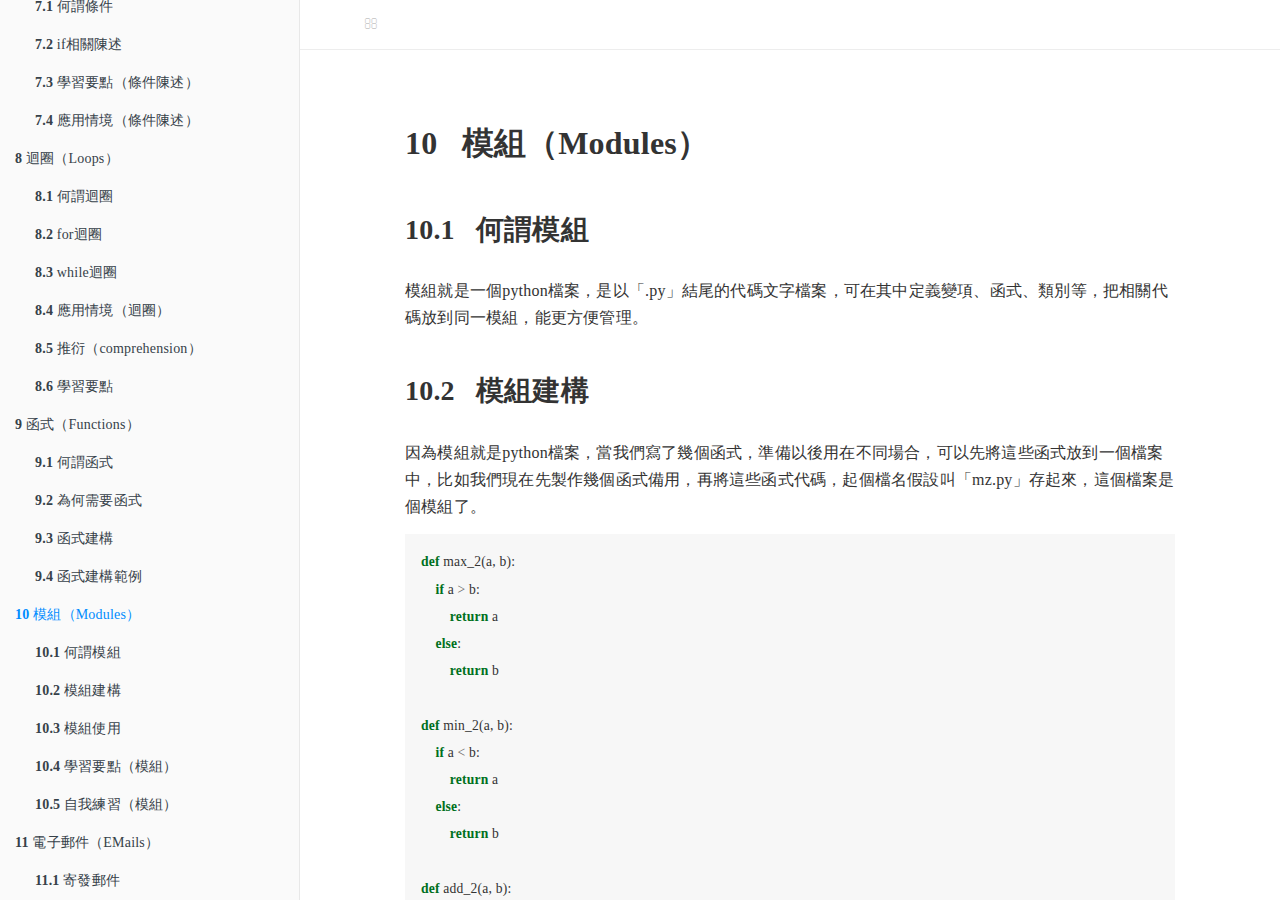
<file: docs/模組modules.html>
<!DOCTYPE html>
<html lang="" xml:lang="">
<head>

  <meta charset="utf-8" />
  <meta http-equiv="X-UA-Compatible" content="IE=edge" />
  <title>10 模組（Modules） | YiBaPython</title>
  <meta name="description" content="10 模組（Modules） | YiBaPython" />
  <meta name="generator" content="bookdown 0.20 and GitBook 2.6.7" />

  <meta property="og:title" content="10 模組（Modules） | YiBaPython" />
  <meta property="og:type" content="book" />
  
  
  
  

  <meta name="twitter:card" content="summary" />
  <meta name="twitter:title" content="10 模組（Modules） | YiBaPython" />
  
  
  




  <meta name="viewport" content="width=device-width, initial-scale=1" />
  <meta name="apple-mobile-web-app-capable" content="yes" />
  <meta name="apple-mobile-web-app-status-bar-style" content="black" />
  
  
<link rel="prev" href="函式functions.html"/>
<link rel="next" href="電子郵件emails.html"/>
<script src="libs/jquery-2.2.3/jquery.min.js"></script>
<link href="libs/gitbook-2.6.7/css/style.css" rel="stylesheet" />
<link href="libs/gitbook-2.6.7/css/plugin-table.css" rel="stylesheet" />
<link href="libs/gitbook-2.6.7/css/plugin-bookdown.css" rel="stylesheet" />
<link href="libs/gitbook-2.6.7/css/plugin-highlight.css" rel="stylesheet" />
<link href="libs/gitbook-2.6.7/css/plugin-search.css" rel="stylesheet" />
<link href="libs/gitbook-2.6.7/css/plugin-fontsettings.css" rel="stylesheet" />
<link href="libs/gitbook-2.6.7/css/plugin-clipboard.css" rel="stylesheet" />









<script src="libs/accessible-code-block-0.0.1/empty-anchor.js"></script>


<style type="text/css">
code.sourceCode > span { display: inline-block; line-height: 1.25; }
code.sourceCode > span { color: inherit; text-decoration: inherit; }
code.sourceCode > span:empty { height: 1.2em; }
.sourceCode { overflow: visible; }
code.sourceCode { white-space: pre; position: relative; }
pre.sourceCode { margin: 0; }
@media screen {
div.sourceCode { overflow: auto; }
}
@media print {
code.sourceCode { white-space: pre-wrap; }
code.sourceCode > span { text-indent: -5em; padding-left: 5em; }
}
pre.numberSource code
  { counter-reset: source-line 0; }
pre.numberSource code > span
  { position: relative; left: -4em; counter-increment: source-line; }
pre.numberSource code > span > a:first-child::before
  { content: counter(source-line);
    position: relative; left: -1em; text-align: right; vertical-align: baseline;
    border: none; display: inline-block;
    -webkit-touch-callout: none; -webkit-user-select: none;
    -khtml-user-select: none; -moz-user-select: none;
    -ms-user-select: none; user-select: none;
    padding: 0 4px; width: 4em;
    color: #aaaaaa;
  }
pre.numberSource { margin-left: 3em; border-left: 1px solid #aaaaaa;  padding-left: 4px; }
div.sourceCode
  {   }
@media screen {
code.sourceCode > span > a:first-child::before { text-decoration: underline; }
}
code span.al { color: #ff0000; font-weight: bold; } /* Alert */
code span.an { color: #60a0b0; font-weight: bold; font-style: italic; } /* Annotation */
code span.at { color: #7d9029; } /* Attribute */
code span.bn { color: #40a070; } /* BaseN */
code span.bu { } /* BuiltIn */
code span.cf { color: #007020; font-weight: bold; } /* ControlFlow */
code span.ch { color: #4070a0; } /* Char */
code span.cn { color: #880000; } /* Constant */
code span.co { color: #60a0b0; font-style: italic; } /* Comment */
code span.cv { color: #60a0b0; font-weight: bold; font-style: italic; } /* CommentVar */
code span.do { color: #ba2121; font-style: italic; } /* Documentation */
code span.dt { color: #902000; } /* DataType */
code span.dv { color: #40a070; } /* DecVal */
code span.er { color: #ff0000; font-weight: bold; } /* Error */
code span.ex { } /* Extension */
code span.fl { color: #40a070; } /* Float */
code span.fu { color: #06287e; } /* Function */
code span.im { } /* Import */
code span.in { color: #60a0b0; font-weight: bold; font-style: italic; } /* Information */
code span.kw { color: #007020; font-weight: bold; } /* Keyword */
code span.op { color: #666666; } /* Operator */
code span.ot { color: #007020; } /* Other */
code span.pp { color: #bc7a00; } /* Preprocessor */
code span.sc { color: #4070a0; } /* SpecialChar */
code span.ss { color: #bb6688; } /* SpecialString */
code span.st { color: #4070a0; } /* String */
code span.va { color: #19177c; } /* Variable */
code span.vs { color: #4070a0; } /* VerbatimString */
code span.wa { color: #60a0b0; font-weight: bold; font-style: italic; } /* Warning */
</style>

<link rel="stylesheet" href="css\JhengHei.css" type="text/css" />
</head>

<body>



  <div class="book without-animation with-summary font-size-2 font-family-1" data-basepath=".">

    <div class="book-summary">
      <nav role="navigation">

<ul class="summary">
<li><a href="index.html#易爸親子共學python編程語言"><strong>《易爸親子共學Python編程語言》</strong></a></li>
<li class="chapter" data-level="1" data-path="anaconda發行.html"><a href="anaconda發行.html"><i class="fa fa-check"></i><b>1</b> Anaconda發行</a><ul>
<li class="chapter" data-level="1.1" data-path="anaconda發行.html"><a href="anaconda發行.html#何謂anaconda"><i class="fa fa-check"></i><b>1.1</b> 何謂Anaconda</a></li>
<li class="chapter" data-level="1.2" data-path="anaconda發行.html"><a href="anaconda發行.html#anaconda安裝"><i class="fa fa-check"></i><b>1.2</b> Anaconda安裝</a></li>
<li class="chapter" data-level="1.3" data-path="anaconda發行.html"><a href="anaconda發行.html#jupyter"><i class="fa fa-check"></i><b>1.3</b> Jupyter</a><ul>
<li class="chapter" data-level="1.3.1" data-path="anaconda發行.html"><a href="anaconda發行.html#何謂jupyter"><i class="fa fa-check"></i><b>1.3.1</b> 何謂Jupyter</a></li>
<li class="chapter" data-level="1.3.2" data-path="anaconda發行.html"><a href="anaconda發行.html#開啟jupyter"><i class="fa fa-check"></i><b>1.3.2</b> 開啟Jupyter</a></li>
<li class="chapter" data-level="1.3.3" data-path="anaconda發行.html"><a href="anaconda發行.html#jupyter教學"><i class="fa fa-check"></i><b>1.3.3</b> Jupyter教學</a></li>
</ul></li>
<li class="chapter" data-level="1.4" data-path="anaconda發行.html"><a href="anaconda發行.html#spyder"><i class="fa fa-check"></i><b>1.4</b> Spyder</a><ul>
<li class="chapter" data-level="1.4.1" data-path="anaconda發行.html"><a href="anaconda發行.html#何謂spyder"><i class="fa fa-check"></i><b>1.4.1</b> 何謂Spyder</a></li>
<li class="chapter" data-level="1.4.2" data-path="anaconda發行.html"><a href="anaconda發行.html#開啟spyder"><i class="fa fa-check"></i><b>1.4.2</b> 開啟Spyder</a></li>
<li class="chapter" data-level="1.4.3" data-path="anaconda發行.html"><a href="anaconda發行.html#spyder教學"><i class="fa fa-check"></i><b>1.4.3</b> Spyder教學</a></li>
</ul></li>
<li class="chapter" data-level="1.5" data-path="anaconda發行.html"><a href="anaconda發行.html#學習要點anaconda發行"><i class="fa fa-check"></i><b>1.5</b> 學習要點（Anaconda發行）</a></li>
<li class="chapter" data-level="1.6" data-path="anaconda發行.html"><a href="anaconda發行.html#自我練習anaconda發行"><i class="fa fa-check"></i><b>1.6</b> 自我練習（Anaconda發行）</a></li>
</ul></li>
<li class="chapter" data-level="2" data-path="哈囉世界hello-world.html"><a href="哈囉世界hello-world.html"><i class="fa fa-check"></i><b>2</b> 哈囉，世界！（Hello, World!）</a><ul>
<li class="chapter" data-level="2.1" data-path="哈囉世界hello-world.html"><a href="哈囉世界hello-world.html#何謂字串"><i class="fa fa-check"></i><b>2.1</b> 何謂字串</a></li>
<li class="chapter" data-level="2.2" data-path="哈囉世界hello-world.html"><a href="哈囉世界hello-world.html#列出字串"><i class="fa fa-check"></i><b>2.2</b> 列出字串</a></li>
<li class="chapter" data-level="2.3" data-path="哈囉世界hello-world.html"><a href="哈囉世界hello-world.html#何謂註解"><i class="fa fa-check"></i><b>2.3</b> 何謂註解</a></li>
<li class="chapter" data-level="2.4" data-path="哈囉世界hello-world.html"><a href="哈囉世界hello-world.html#加上註解"><i class="fa fa-check"></i><b>2.4</b> 加上註解</a></li>
<li class="chapter" data-level="2.5" data-path="哈囉世界hello-world.html"><a href="哈囉世界hello-world.html#尋找幫助"><i class="fa fa-check"></i><b>2.5</b> 尋找幫助</a></li>
<li class="chapter" data-level="2.6" data-path="哈囉世界hello-world.html"><a href="哈囉世界hello-world.html#學習要點哈囉世界"><i class="fa fa-check"></i><b>2.6</b> 學習要點（哈囉，世界！）</a></li>
<li class="chapter" data-level="2.7" data-path="哈囉世界hello-world.html"><a href="哈囉世界hello-world.html#自我練習哈囉世界"><i class="fa fa-check"></i><b>2.7</b> 自我練習（哈囉，世界！）</a></li>
</ul></li>
<li class="chapter" data-level="3" data-path="基本數據型別basic-data-types.html"><a href="基本數據型別basic-data-types.html"><i class="fa fa-check"></i><b>3</b> 基本數據型別（Basic Data Types）</a><ul>
<li class="chapter" data-level="3.1" data-path="基本數據型別basic-data-types.html"><a href="基本數據型別basic-data-types.html#整數integer"><i class="fa fa-check"></i><b>3.1</b> 整數（integer）</a><ul>
<li class="chapter" data-level="3.1.1" data-path="基本數據型別basic-data-types.html"><a href="基本數據型別basic-data-types.html#列出整數"><i class="fa fa-check"></i><b>3.1.1</b> 列出整數</a></li>
<li class="chapter" data-level="3.1.2" data-path="基本數據型別basic-data-types.html"><a href="基本數據型別basic-data-types.html#何謂數據型別"><i class="fa fa-check"></i><b>3.1.2</b> 何謂數據型別</a></li>
<li class="chapter" data-level="3.1.3" data-path="基本數據型別basic-data-types.html"><a href="基本數據型別basic-data-types.html#算術運算子arithmetic-operator"><i class="fa fa-check"></i><b>3.1.3</b> 算術運算子（arithmetic operator）</a></li>
<li class="chapter" data-level="3.1.4" data-path="基本數據型別basic-data-types.html"><a href="基本數據型別basic-data-types.html#整數運算"><i class="fa fa-check"></i><b>3.1.4</b> 整數運算</a></li>
<li class="chapter" data-level="3.1.5" data-path="基本數據型別basic-data-types.html"><a href="基本數據型別basic-data-types.html#自我練習整數算數運算"><i class="fa fa-check"></i><b>3.1.5</b> 自我練習（整數算數運算）</a></li>
</ul></li>
<li class="chapter" data-level="3.2" data-path="基本數據型別basic-data-types.html"><a href="基本數據型別basic-data-types.html#浮點floating-point"><i class="fa fa-check"></i><b>3.2</b> 浮點（floating point）</a><ul>
<li class="chapter" data-level="3.2.1" data-path="基本數據型別basic-data-types.html"><a href="基本數據型別basic-data-types.html#浮點運算"><i class="fa fa-check"></i><b>3.2.1</b> 浮點運算</a></li>
<li class="chapter" data-level="3.2.2" data-path="基本數據型別basic-data-types.html"><a href="基本數據型別basic-data-types.html#型別轉換整數浮點"><i class="fa fa-check"></i><b>3.2.2</b> 型別轉換（整數、浮點）</a></li>
<li class="chapter" data-level="3.2.3" data-path="基本數據型別basic-data-types.html"><a href="基本數據型別basic-data-types.html#自我練習整數浮點算數運算型別轉換"><i class="fa fa-check"></i><b>3.2.3</b> 自我練習（整數浮點算數運算、型別轉換）</a></li>
</ul></li>
<li class="chapter" data-level="3.3" data-path="基本數據型別basic-data-types.html"><a href="基本數據型別basic-data-types.html#複數complex"><i class="fa fa-check"></i><b>3.3</b> 複數（complex）</a></li>
<li class="chapter" data-level="3.4" data-path="基本數據型別basic-data-types.html"><a href="基本數據型別basic-data-types.html#布林boolean"><i class="fa fa-check"></i><b>3.4</b> 布林（boolean）</a><ul>
<li class="chapter" data-level="3.4.1" data-path="基本數據型別basic-data-types.html"><a href="基本數據型別basic-data-types.html#比較運算子comparison-operator"><i class="fa fa-check"></i><b>3.4.1</b> 比較運算子（comparison operator）</a></li>
<li class="chapter" data-level="3.4.2" data-path="基本數據型別basic-data-types.html"><a href="基本數據型別basic-data-types.html#邏輯運算子logical-operator"><i class="fa fa-check"></i><b>3.4.2</b> 邏輯運算子（logical operator）</a></li>
<li class="chapter" data-level="3.4.3" data-path="基本數據型別basic-data-types.html"><a href="基本數據型別basic-data-types.html#運算先後順序"><i class="fa fa-check"></i><b>3.4.3</b> 運算先後順序</a></li>
<li class="chapter" data-level="3.4.4" data-path="基本數據型別basic-data-types.html"><a href="基本數據型別basic-data-types.html#型別轉換布林整數浮點"><i class="fa fa-check"></i><b>3.4.4</b> 型別轉換（布林、整數、浮點）</a></li>
<li class="chapter" data-level="3.4.5" data-path="基本數據型別basic-data-types.html"><a href="基本數據型別basic-data-types.html#自我練習比較運算邏輯運算型別轉換"><i class="fa fa-check"></i><b>3.4.5</b> 自我練習（比較運算、邏輯運算、型別轉換）</a></li>
</ul></li>
<li class="chapter" data-level="3.5" data-path="基本數據型別basic-data-types.html"><a href="基本數據型別basic-data-types.html#字串string"><i class="fa fa-check"></i><b>3.5</b> 字串（string）</a><ul>
<li class="chapter" data-level="3.5.1" data-path="基本數據型別basic-data-types.html"><a href="基本數據型別basic-data-types.html#字串運算"><i class="fa fa-check"></i><b>3.5.1</b> 字串運算</a></li>
<li class="chapter" data-level="3.5.2" data-path="基本數據型別basic-data-types.html"><a href="基本數據型別basic-data-types.html#型別轉換字串整數浮點"><i class="fa fa-check"></i><b>3.5.2</b> 型別轉換（字串、整數、浮點）</a></li>
<li class="chapter" data-level="3.5.3" data-path="基本數據型別basic-data-types.html"><a href="基本數據型別basic-data-types.html#自我練習混合四種型別三種運算四種型別轉換調整運算執行順序"><i class="fa fa-check"></i><b>3.5.3</b> 自我練習（混合四種型別三種運算、四種型別轉換、調整運算執行順序）</a></li>
<li class="chapter" data-level="3.5.4" data-path="基本數據型別basic-data-types.html"><a href="基本數據型別basic-data-types.html#字串方法"><i class="fa fa-check"></i><b>3.5.4</b> 字串方法</a></li>
<li class="chapter" data-level="3.5.5" data-path="基本數據型別basic-data-types.html"><a href="基本數據型別basic-data-types.html#自我練習字串方法"><i class="fa fa-check"></i><b>3.5.5</b> 自我練習（字串方法）</a></li>
</ul></li>
<li class="chapter" data-level="3.6" data-path="基本數據型別basic-data-types.html"><a href="基本數據型別basic-data-types.html#學習要點基本數據型別"><i class="fa fa-check"></i><b>3.6</b> 學習要點（基本數據型別）</a></li>
<li class="chapter" data-level="3.7" data-path="基本數據型別basic-data-types.html"><a href="基本數據型別basic-data-types.html#應用情境基本數據型別"><i class="fa fa-check"></i><b>3.7</b> 應用情境（基本數據型別）</a></li>
<li class="chapter" data-level="3.8" data-path="基本數據型別basic-data-types.html"><a href="基本數據型別basic-data-types.html#尋找幫助基本數據型別"><i class="fa fa-check"></i><b>3.8</b> 尋找幫助（基本數據型別）</a></li>
</ul></li>
<li class="chapter" data-level="4" data-path="變項variables.html"><a href="變項variables.html"><i class="fa fa-check"></i><b>4</b> 變項（Variables）</a><ul>
<li class="chapter" data-level="4.1" data-path="變項variables.html"><a href="變項variables.html#何謂變項"><i class="fa fa-check"></i><b>4.1</b> 何謂變項</a></li>
<li class="chapter" data-level="4.2" data-path="變項variables.html"><a href="變項variables.html#為何要用變項"><i class="fa fa-check"></i><b>4.2</b> 為何要用變項</a></li>
<li class="chapter" data-level="4.3" data-path="變項variables.html"><a href="變項variables.html#指派注意事項"><i class="fa fa-check"></i><b>4.3</b> 指派注意事項</a></li>
<li class="chapter" data-level="4.4" data-path="變項variables.html"><a href="變項variables.html#變項命名規則"><i class="fa fa-check"></i><b>4.4</b> 變項命名規則</a></li>
<li class="chapter" data-level="4.5" data-path="變項variables.html"><a href="變項variables.html#學習要點變項"><i class="fa fa-check"></i><b>4.5</b> 學習要點（變項）</a></li>
<li class="chapter" data-level="4.6" data-path="變項variables.html"><a href="變項variables.html#自我練習變項"><i class="fa fa-check"></i><b>4.6</b> 自我練習（變項）</a></li>
</ul></li>
<li class="chapter" data-level="5" data-path="基本彙集型別basic-collection-types.html"><a href="基本彙集型別basic-collection-types.html"><i class="fa fa-check"></i><b>5</b> 基本彙集型別（Basic Collection Types）</a><ul>
<li class="chapter" data-level="5.1" data-path="基本彙集型別basic-collection-types.html"><a href="基本彙集型別basic-collection-types.html#元組tuple"><i class="fa fa-check"></i><b>5.1</b> 元組（tuple）</a><ul>
<li class="chapter" data-level="5.1.1" data-path="基本彙集型別basic-collection-types.html"><a href="基本彙集型別basic-collection-types.html#元組建構"><i class="fa fa-check"></i><b>5.1.1</b> 元組建構</a></li>
<li class="chapter" data-level="5.1.2" data-path="基本彙集型別basic-collection-types.html"><a href="基本彙集型別basic-collection-types.html#元組索引"><i class="fa fa-check"></i><b>5.1.2</b> 元組索引</a><ul>
<li class="chapter" data-level="5.1.2.1" data-path="基本彙集型別basic-collection-types.html"><a href="基本彙集型別basic-collection-types.html#零基索引zero-based-indexing"><i class="fa fa-check"></i><b>5.1.2.1</b> 零基索引（zero-based indexing）</a></li>
<li class="chapter" data-level="5.1.2.2" data-path="基本彙集型別basic-collection-types.html"><a href="基本彙集型別basic-collection-types.html#負值索引"><i class="fa fa-check"></i><b>5.1.2.2</b> 負值索引</a></li>
<li class="chapter" data-level="5.1.2.3" data-path="基本彙集型別basic-collection-types.html"><a href="基本彙集型別basic-collection-types.html#範圍索引"><i class="fa fa-check"></i><b>5.1.2.3</b> 範圍索引</a></li>
</ul></li>
<li class="chapter" data-level="5.1.3" data-path="基本彙集型別basic-collection-types.html"><a href="基本彙集型別basic-collection-types.html#元組算術運算"><i class="fa fa-check"></i><b>5.1.3</b> 元組算術運算</a></li>
<li class="chapter" data-level="5.1.4" data-path="基本彙集型別basic-collection-types.html"><a href="基本彙集型別basic-collection-types.html#元組常用函式"><i class="fa fa-check"></i><b>5.1.4</b> 元組常用函式</a></li>
<li class="chapter" data-level="5.1.5" data-path="基本彙集型別basic-collection-types.html"><a href="基本彙集型別basic-collection-types.html#元組常用方法"><i class="fa fa-check"></i><b>5.1.5</b> 元組常用方法</a></li>
<li class="chapter" data-level="5.1.6" data-path="基本彙集型別basic-collection-types.html"><a href="基本彙集型別basic-collection-types.html#自我練習元組"><i class="fa fa-check"></i><b>5.1.6</b> 自我練習（元組）</a></li>
</ul></li>
<li class="chapter" data-level="5.2" data-path="基本彙集型別basic-collection-types.html"><a href="基本彙集型別basic-collection-types.html#串列list"><i class="fa fa-check"></i><b>5.2</b> 串列（list）</a><ul>
<li class="chapter" data-level="5.2.1" data-path="基本彙集型別basic-collection-types.html"><a href="基本彙集型別basic-collection-types.html#串列建構"><i class="fa fa-check"></i><b>5.2.1</b> 串列建構</a></li>
<li class="chapter" data-level="5.2.2" data-path="基本彙集型別basic-collection-types.html"><a href="基本彙集型別basic-collection-types.html#串列索引"><i class="fa fa-check"></i><b>5.2.2</b> 串列索引</a></li>
<li class="chapter" data-level="5.2.3" data-path="基本彙集型別basic-collection-types.html"><a href="基本彙集型別basic-collection-types.html#串列算術運算常用函式常用方法"><i class="fa fa-check"></i><b>5.2.3</b> 串列算術運算、常用函式、常用方法</a></li>
<li class="chapter" data-level="5.2.4" data-path="基本彙集型別basic-collection-types.html"><a href="基本彙集型別basic-collection-types.html#物件可變與否"><i class="fa fa-check"></i><b>5.2.4</b> 物件可變與否</a></li>
<li class="chapter" data-level="5.2.5" data-path="基本彙集型別basic-collection-types.html"><a href="基本彙集型別basic-collection-types.html#串列可用方法"><i class="fa fa-check"></i><b>5.2.5</b> 串列可用方法</a></li>
<li class="chapter" data-level="5.2.6" data-path="基本彙集型別basic-collection-types.html"><a href="基本彙集型別basic-collection-types.html#學習要點可索引的物件"><i class="fa fa-check"></i><b>5.2.6</b> 學習要點（可索引的物件）</a></li>
<li class="chapter" data-level="5.2.7" data-path="基本彙集型別basic-collection-types.html"><a href="基本彙集型別basic-collection-types.html#自我練習串列"><i class="fa fa-check"></i><b>5.2.7</b> 自我練習（串列）</a></li>
</ul></li>
<li class="chapter" data-level="5.3" data-path="基本彙集型別basic-collection-types.html"><a href="基本彙集型別basic-collection-types.html#集合set"><i class="fa fa-check"></i><b>5.3</b> 集合（set）</a><ul>
<li class="chapter" data-level="5.3.1" data-path="基本彙集型別basic-collection-types.html"><a href="基本彙集型別basic-collection-types.html#集合建構"><i class="fa fa-check"></i><b>5.3.1</b> 集合建構</a></li>
<li class="chapter" data-level="5.3.2" data-path="基本彙集型別basic-collection-types.html"><a href="基本彙集型別basic-collection-types.html#集合方法"><i class="fa fa-check"></i><b>5.3.2</b> 集合方法</a></li>
<li class="chapter" data-level="5.3.3" data-path="基本彙集型別basic-collection-types.html"><a href="基本彙集型別basic-collection-types.html#自我練習集合"><i class="fa fa-check"></i><b>5.3.3</b> 自我練習（集合）</a></li>
</ul></li>
<li class="chapter" data-level="5.4" data-path="基本彙集型別basic-collection-types.html"><a href="基本彙集型別basic-collection-types.html#字典dictionary"><i class="fa fa-check"></i><b>5.4</b> 字典（dictionary）</a><ul>
<li class="chapter" data-level="5.4.1" data-path="基本彙集型別basic-collection-types.html"><a href="基本彙集型別basic-collection-types.html#字典建構"><i class="fa fa-check"></i><b>5.4.1</b> 字典建構</a></li>
<li class="chapter" data-level="5.4.2" data-path="基本彙集型別basic-collection-types.html"><a href="基本彙集型別basic-collection-types.html#字典索引"><i class="fa fa-check"></i><b>5.4.2</b> 字典索引</a></li>
<li class="chapter" data-level="5.4.3" data-path="基本彙集型別basic-collection-types.html"><a href="基本彙集型別basic-collection-types.html#字典方法"><i class="fa fa-check"></i><b>5.4.3</b> 字典方法</a></li>
<li class="chapter" data-level="5.4.4" data-path="基本彙集型別basic-collection-types.html"><a href="基本彙集型別basic-collection-types.html#學習要點型別索引有序可變"><i class="fa fa-check"></i><b>5.4.4</b> 學習要點（型別、索引、有序、可變）</a></li>
<li class="chapter" data-level="5.4.5" data-path="基本彙集型別basic-collection-types.html"><a href="基本彙集型別basic-collection-types.html#自我練習字典"><i class="fa fa-check"></i><b>5.4.5</b> 自我練習（字典）</a></li>
</ul></li>
<li class="chapter" data-level="5.5" data-path="基本彙集型別basic-collection-types.html"><a href="基本彙集型別basic-collection-types.html#巢式彙集nested-collection"><i class="fa fa-check"></i><b>5.5</b> 巢式彙集（nested collection）</a><ul>
<li class="chapter" data-level="5.5.1" data-path="基本彙集型別basic-collection-types.html"><a href="基本彙集型別basic-collection-types.html#巢式彙集建構"><i class="fa fa-check"></i><b>5.5.1</b> 巢式彙集建構</a></li>
<li class="chapter" data-level="5.5.2" data-path="基本彙集型別basic-collection-types.html"><a href="基本彙集型別basic-collection-types.html#自我練習巢式彙集"><i class="fa fa-check"></i><b>5.5.2</b> 自我練習（巢式彙集）</a></li>
</ul></li>
</ul></li>
<li class="chapter" data-level="6" data-path="序列型別sequence-types.html"><a href="序列型別sequence-types.html"><i class="fa fa-check"></i><b>6</b> 序列型別（Sequence Types）</a><ul>
<li class="chapter" data-level="6.1" data-path="序列型別sequence-types.html"><a href="序列型別sequence-types.html#範圍range"><i class="fa fa-check"></i><b>6.1</b> 範圍（range）</a><ul>
<li class="chapter" data-level="6.1.1" data-path="序列型別sequence-types.html"><a href="序列型別sequence-types.html#範圍建構"><i class="fa fa-check"></i><b>6.1.1</b> 範圍建構</a></li>
<li class="chapter" data-level="6.1.2" data-path="序列型別sequence-types.html"><a href="序列型別sequence-types.html#範圍用途"><i class="fa fa-check"></i><b>6.1.2</b> 範圍用途</a></li>
</ul></li>
<li class="chapter" data-level="6.2" data-path="序列型別sequence-types.html"><a href="序列型別sequence-types.html#字串string-sequence"><i class="fa fa-check"></i><b>6.2</b> 字串（string, sequence）</a><ul>
<li class="chapter" data-level="6.2.1" data-path="序列型別sequence-types.html"><a href="序列型別sequence-types.html#字串格式"><i class="fa fa-check"></i><b>6.2.1</b> 字串格式</a></li>
<li class="chapter" data-level="6.2.2" data-path="序列型別sequence-types.html"><a href="序列型別sequence-types.html#字串輸入"><i class="fa fa-check"></i><b>6.2.2</b> 字串輸入</a></li>
<li class="chapter" data-level="6.2.3" data-path="序列型別sequence-types.html"><a href="序列型別sequence-types.html#字串的分拆和結合"><i class="fa fa-check"></i><b>6.2.3</b> 字串的分拆和結合</a></li>
</ul></li>
<li class="chapter" data-level="6.3" data-path="序列型別sequence-types.html"><a href="序列型別sequence-types.html#查找變項型別及其方法"><i class="fa fa-check"></i><b>6.3</b> 查找變項型別及其方法</a></li>
<li class="chapter" data-level="6.4" data-path="序列型別sequence-types.html"><a href="序列型別sequence-types.html#學習要點序列型別"><i class="fa fa-check"></i><b>6.4</b> 學習要點（序列型別）</a></li>
<li class="chapter" data-level="6.5" data-path="序列型別sequence-types.html"><a href="序列型別sequence-types.html#自我練習序列型別"><i class="fa fa-check"></i><b>6.5</b> 自我練習（序列型別）</a></li>
</ul></li>
<li class="chapter" data-level="7" data-path="條件陳述conditional-statements.html"><a href="條件陳述conditional-statements.html"><i class="fa fa-check"></i><b>7</b> 條件陳述（Conditional Statements）</a><ul>
<li class="chapter" data-level="7.1" data-path="條件陳述conditional-statements.html"><a href="條件陳述conditional-statements.html#何謂條件"><i class="fa fa-check"></i><b>7.1</b> 何謂條件</a></li>
<li class="chapter" data-level="7.2" data-path="條件陳述conditional-statements.html"><a href="條件陳述conditional-statements.html#if相關陳述"><i class="fa fa-check"></i><b>7.2</b> if相關陳述</a><ul>
<li class="chapter" data-level="7.2.1" data-path="條件陳述conditional-statements.html"><a href="條件陳述conditional-statements.html#if-陳述"><i class="fa fa-check"></i><b>7.2.1</b> if… 陳述</a></li>
<li class="chapter" data-level="7.2.2" data-path="條件陳述conditional-statements.html"><a href="條件陳述conditional-statements.html#if-else-陳述"><i class="fa fa-check"></i><b>7.2.2</b> if… else… 陳述</a></li>
<li class="chapter" data-level="7.2.3" data-path="條件陳述conditional-statements.html"><a href="條件陳述conditional-statements.html#if-elif-else-陳述"><i class="fa fa-check"></i><b>7.2.3</b> if… elif… else… 陳述</a></li>
</ul></li>
<li class="chapter" data-level="7.3" data-path="條件陳述conditional-statements.html"><a href="條件陳述conditional-statements.html#學習要點條件陳述"><i class="fa fa-check"></i><b>7.3</b> 學習要點（條件陳述）</a></li>
<li class="chapter" data-level="7.4" data-path="條件陳述conditional-statements.html"><a href="條件陳述conditional-statements.html#應用情境條件陳述"><i class="fa fa-check"></i><b>7.4</b> 應用情境（條件陳述）</a></li>
</ul></li>
<li class="chapter" data-level="8" data-path="迴圈loops.html"><a href="迴圈loops.html"><i class="fa fa-check"></i><b>8</b> 迴圈（Loops）</a><ul>
<li class="chapter" data-level="8.1" data-path="迴圈loops.html"><a href="迴圈loops.html#何謂迴圈"><i class="fa fa-check"></i><b>8.1</b> 何謂迴圈</a></li>
<li class="chapter" data-level="8.2" data-path="迴圈loops.html"><a href="迴圈loops.html#for迴圈"><i class="fa fa-check"></i><b>8.2</b> for迴圈</a><ul>
<li class="chapter" data-level="8.2.1" data-path="迴圈loops.html"><a href="迴圈loops.html#for-陳述"><i class="fa fa-check"></i><b>8.2.1</b> for… 陳述</a></li>
<li class="chapter" data-level="8.2.2" data-path="迴圈loops.html"><a href="迴圈loops.html#for-if-break-陳述"><i class="fa fa-check"></i><b>8.2.2</b> for… if… break 陳述</a></li>
<li class="chapter" data-level="8.2.3" data-path="迴圈loops.html"><a href="迴圈loops.html#for-if-continue-陳述"><i class="fa fa-check"></i><b>8.2.3</b> for… if… continue 陳述</a></li>
</ul></li>
<li class="chapter" data-level="8.3" data-path="迴圈loops.html"><a href="迴圈loops.html#while迴圈"><i class="fa fa-check"></i><b>8.3</b> while迴圈</a><ul>
<li class="chapter" data-level="8.3.1" data-path="迴圈loops.html"><a href="迴圈loops.html#while-陳述"><i class="fa fa-check"></i><b>8.3.1</b> while… 陳述</a></li>
<li class="chapter" data-level="8.3.2" data-path="迴圈loops.html"><a href="迴圈loops.html#while-if-break-陳述"><i class="fa fa-check"></i><b>8.3.2</b> while… if… break 陳述</a></li>
<li class="chapter" data-level="8.3.3" data-path="迴圈loops.html"><a href="迴圈loops.html#while-if-continue-陳述"><i class="fa fa-check"></i><b>8.3.3</b> while… if… continue 陳述</a></li>
</ul></li>
<li class="chapter" data-level="8.4" data-path="迴圈loops.html"><a href="迴圈loops.html#應用情境迴圈"><i class="fa fa-check"></i><b>8.4</b> 應用情境（迴圈）</a></li>
<li class="chapter" data-level="8.5" data-path="迴圈loops.html"><a href="迴圈loops.html#推衍comprehension"><i class="fa fa-check"></i><b>8.5</b> 推衍（comprehension）</a><ul>
<li class="chapter" data-level="8.5.1" data-path="迴圈loops.html"><a href="迴圈loops.html#串列推衍list-comprehension"><i class="fa fa-check"></i><b>8.5.1</b> 串列推衍（list comprehension）</a></li>
<li class="chapter" data-level="8.5.2" data-path="迴圈loops.html"><a href="迴圈loops.html#字典推衍dictionary-comprehension"><i class="fa fa-check"></i><b>8.5.2</b> 字典推衍（dictionary comprehension）</a></li>
</ul></li>
<li class="chapter" data-level="8.6" data-path="迴圈loops.html"><a href="迴圈loops.html#學習要點"><i class="fa fa-check"></i><b>8.6</b> 學習要點</a></li>
</ul></li>
<li class="chapter" data-level="9" data-path="函式functions.html"><a href="函式functions.html"><i class="fa fa-check"></i><b>9</b> 函式（Functions）</a><ul>
<li class="chapter" data-level="9.1" data-path="函式functions.html"><a href="函式functions.html#何謂函式"><i class="fa fa-check"></i><b>9.1</b> 何謂函式</a></li>
<li class="chapter" data-level="9.2" data-path="函式functions.html"><a href="函式functions.html#為何需要函式"><i class="fa fa-check"></i><b>9.2</b> 為何需要函式</a></li>
<li class="chapter" data-level="9.3" data-path="函式functions.html"><a href="函式functions.html#函式建構"><i class="fa fa-check"></i><b>9.3</b> 函式建構</a><ul>
<li class="chapter" data-level="9.3.1" data-path="函式functions.html"><a href="函式functions.html#無輸入值"><i class="fa fa-check"></i><b>9.3.1</b> 無輸入值</a></li>
<li class="chapter" data-level="9.3.2" data-path="函式functions.html"><a href="函式functions.html#有輸入值但無輸入預設值"><i class="fa fa-check"></i><b>9.3.2</b> 有輸入值，但無輸入預設值</a></li>
<li class="chapter" data-level="9.3.3" data-path="函式functions.html"><a href="函式functions.html#有輸入值也有輸入預設值"><i class="fa fa-check"></i><b>9.3.3</b> 有輸入值，也有輸入預設值</a></li>
</ul></li>
<li class="chapter" data-level="9.4" data-path="函式functions.html"><a href="函式functions.html#函式建構範例"><i class="fa fa-check"></i><b>9.4</b> 函式建構範例</a></li>
</ul></li>
<li class="chapter" data-level="10" data-path="模組modules.html"><a href="模組modules.html"><i class="fa fa-check"></i><b>10</b> 模組（Modules）</a><ul>
<li class="chapter" data-level="10.1" data-path="模組modules.html"><a href="模組modules.html#何謂模組"><i class="fa fa-check"></i><b>10.1</b> 何謂模組</a></li>
<li class="chapter" data-level="10.2" data-path="模組modules.html"><a href="模組modules.html#模組建構"><i class="fa fa-check"></i><b>10.2</b> 模組建構</a></li>
<li class="chapter" data-level="10.3" data-path="模組modules.html"><a href="模組modules.html#模組使用"><i class="fa fa-check"></i><b>10.3</b> 模組使用</a></li>
<li class="chapter" data-level="10.4" data-path="模組modules.html"><a href="模組modules.html#學習要點模組"><i class="fa fa-check"></i><b>10.4</b> 學習要點（模組）</a></li>
<li class="chapter" data-level="10.5" data-path="模組modules.html"><a href="模組modules.html#自我練習模組"><i class="fa fa-check"></i><b>10.5</b> 自我練習（模組）</a></li>
</ul></li>
<li class="chapter" data-level="11" data-path="電子郵件emails.html"><a href="電子郵件emails.html"><i class="fa fa-check"></i><b>11</b> 電子郵件（EMails）</a><ul>
<li class="chapter" data-level="11.1" data-path="電子郵件emails.html"><a href="電子郵件emails.html#寄發郵件"><i class="fa fa-check"></i><b>11.1</b> 寄發郵件</a></li>
</ul></li>
</ul>

      </nav>
    </div>

    <div class="book-body">
      <div class="body-inner">
        <div class="book-header" role="navigation">
          <h1>
            <i class="fa fa-circle-o-notch fa-spin"></i><a href="./">YiBaPython</a>
          </h1>
        </div>

        <div class="page-wrapper" tabindex="-1" role="main">
          <div class="page-inner">

            <section class="normal" id="section-">
<div id="模組modules" class="section level1">
<h1><span class="header-section-number">10</span> 模組（Modules）</h1>
<div id="何謂模組" class="section level2">
<h2><span class="header-section-number">10.1</span> 何謂模組</h2>
<p>模組就是一個python檔案，是以「.py」結尾的代碼文字檔案，可在其中定義變項、函式、類別等，把相關代碼放到同一模組，能更方便管理。</p>
</div>
<div id="模組建構" class="section level2">
<h2><span class="header-section-number">10.2</span> 模組建構</h2>
<p>因為模組就是python檔案，當我們寫了幾個函式，準備以後用在不同場合，可以先將這些函式放到一個檔案中，比如我們現在先製作幾個函式備用，再將這些函式代碼，起個檔名假設叫「mz.py」存起來，這個檔案是個模組了。</p>
<div class="sourceCode" id="cb497"><pre class="sourceCode python"><code class="sourceCode python"><span id="cb497-1"><a href="模組modules.html#cb497-1"></a><span class="kw">def</span> max_2(a, b):</span>
<span id="cb497-2"><a href="模組modules.html#cb497-2"></a>    <span class="cf">if</span> a <span class="op">&gt;</span> b:</span>
<span id="cb497-3"><a href="模組modules.html#cb497-3"></a>        <span class="cf">return</span> a</span>
<span id="cb497-4"><a href="模組modules.html#cb497-4"></a>    <span class="cf">else</span>:</span>
<span id="cb497-5"><a href="模組modules.html#cb497-5"></a>        <span class="cf">return</span> b</span>
<span id="cb497-6"><a href="模組modules.html#cb497-6"></a></span>
<span id="cb497-7"><a href="模組modules.html#cb497-7"></a><span class="kw">def</span> min_2(a, b):</span>
<span id="cb497-8"><a href="模組modules.html#cb497-8"></a>    <span class="cf">if</span> a <span class="op">&lt;</span> b:</span>
<span id="cb497-9"><a href="模組modules.html#cb497-9"></a>        <span class="cf">return</span> a</span>
<span id="cb497-10"><a href="模組modules.html#cb497-10"></a>    <span class="cf">else</span>:</span>
<span id="cb497-11"><a href="模組modules.html#cb497-11"></a>        <span class="cf">return</span> b</span>
<span id="cb497-12"><a href="模組modules.html#cb497-12"></a></span>
<span id="cb497-13"><a href="模組modules.html#cb497-13"></a><span class="kw">def</span> add_2(a, b):</span>
<span id="cb497-14"><a href="模組modules.html#cb497-14"></a>    <span class="cf">return</span> a <span class="op">+</span> b</span>
<span id="cb497-15"><a href="模組modules.html#cb497-15"></a>    </span>
<span id="cb497-16"><a href="模組modules.html#cb497-16"></a><span class="kw">def</span> sub_2(a, b):</span>
<span id="cb497-17"><a href="模組modules.html#cb497-17"></a>    <span class="cf">return</span> a <span class="op">-</span> b</span>
<span id="cb497-18"><a href="模組modules.html#cb497-18"></a></span>
<span id="cb497-19"><a href="模組modules.html#cb497-19"></a><span class="kw">def</span> mul_2(a, b):</span>
<span id="cb497-20"><a href="模組modules.html#cb497-20"></a>    <span class="cf">return</span> a <span class="op">*</span> b</span>
<span id="cb497-21"><a href="模組modules.html#cb497-21"></a></span>
<span id="cb497-22"><a href="模組modules.html#cb497-22"></a><span class="kw">def</span> div_2(a, b):</span>
<span id="cb497-23"><a href="模組modules.html#cb497-23"></a>    <span class="cf">return</span> a <span class="op">/</span> b</span></code></pre></div>
<p>存檔的方法可以是直接使用整合開發環境Spyder的「File &gt; Save as」功能，輸入要存檔的名稱。也可以將以上函式直接以多排字串型別命名成變項，以下假設叫做funcs，再寫入模組中，如下：</p>
<div class="sourceCode" id="cb498"><pre class="sourceCode python"><code class="sourceCode python"><span id="cb498-1"><a href="模組modules.html#cb498-1"></a><span class="cf">with</span> <span class="bu">open</span>(<span class="st">&#39;mz.py&#39;</span>, <span class="st">&#39;w&#39;</span>) <span class="im">as</span> f:</span>
<span id="cb498-2"><a href="模組modules.html#cb498-2"></a>    f.write(funcs)</span></code></pre></div>
</div>
<div id="模組使用" class="section level2">
<h2><span class="header-section-number">10.3</span> 模組使用</h2>
<p>假設我們所在工作目錄中存在「mz.py」這個模組，那麼我們要使用時，可以先用<code>import</code>再接模組名稱（即檔名不含py後綴部分，可包括檔案所在目錄位置）陳述，接著就能使用其中的函式囉：</p>
<div class="sourceCode" id="cb499"><pre class="sourceCode python"><code class="sourceCode python"><span id="cb499-1"><a href="模組modules.html#cb499-1"></a><span class="im">import</span> mz</span>
<span id="cb499-2"><a href="模組modules.html#cb499-2"></a><span class="bu">print</span>(mz.max_2(<span class="dv">3</span>, <span class="dv">5</span>))</span>
<span id="cb499-3"><a href="模組modules.html#cb499-3"></a><span class="bu">print</span>(mz.min_2(<span class="dv">3</span>, <span class="dv">5</span>))</span>
<span id="cb499-4"><a href="模組modules.html#cb499-4"></a><span class="bu">print</span>(mz.add_2(<span class="dv">3</span>, <span class="dv">5</span>))</span>
<span id="cb499-5"><a href="模組modules.html#cb499-5"></a><span class="bu">print</span>(mz.sub_2(<span class="dv">3</span>, <span class="dv">5</span>))</span>
<span id="cb499-6"><a href="模組modules.html#cb499-6"></a><span class="bu">print</span>(mz.mul_2(<span class="dv">3</span>, <span class="dv">5</span>))</span>
<span id="cb499-7"><a href="模組modules.html#cb499-7"></a><span class="bu">print</span>(mz.div_2(<span class="dv">3</span>, <span class="dv">5</span>))</span></code></pre></div>
<p>除了使用者自己製作的模組之外，python自身本來就帶有許多模組，詳細可參考<a href="https://docs.python.org/3/py-modindex.html">Python Module Index</a>，我們以其中可產生亂數的random模組為例，要使用其中的choice函式，從某序列中隨機選出一個元素，因為是隨機的，每次結果不一定相同。</p>
<div class="sourceCode" id="cb500"><pre class="sourceCode python"><code class="sourceCode python"><span id="cb500-1"><a href="模組modules.html#cb500-1"></a><span class="im">import</span> random</span>
<span id="cb500-2"><a href="模組modules.html#cb500-2"></a><span class="bu">print</span>(random.choice(<span class="st">&quot;木火土金水&quot;</span>))</span></code></pre></div>
<pre><code>## 土</code></pre>
</div>
<div id="學習要點模組" class="section level2">
<h2><span class="header-section-number">10.4</span> 學習要點（模組）</h2>
<ol style="list-style-type: decimal">
<li>明白模組的意義，並能自己製作模組。</li>
<li>明白如何使用模組，包括python自帶的及使用者所定義的。</li>
</ol>
</div>
<div id="自我練習模組" class="section level2">
<h2><span class="header-section-number">10.5</span> 自我練習（模組）</h2>
<ul>
<li>使用內建的數學（math）模組的最大公因數函式（<code>gcd( )</code>），自己設定幾組任意二個整數找出它們的最大公因素，如果不知道使用方法，可利用<code>help( )</code>查找。</li>
</ul>

</div>
</div>
            </section>

          </div>
        </div>
      </div>
<a href="函式functions.html" class="navigation navigation-prev " aria-label="Previous page"><i class="fa fa-angle-left"></i></a>
<a href="電子郵件emails.html" class="navigation navigation-next " aria-label="Next page"><i class="fa fa-angle-right"></i></a>
    </div>
  </div>
<script src="libs/gitbook-2.6.7/js/app.min.js"></script>
<script src="libs/gitbook-2.6.7/js/lunr.js"></script>
<script src="libs/gitbook-2.6.7/js/clipboard.min.js"></script>
<script src="libs/gitbook-2.6.7/js/plugin-search.js"></script>
<script src="libs/gitbook-2.6.7/js/plugin-sharing.js"></script>
<script src="libs/gitbook-2.6.7/js/plugin-fontsettings.js"></script>
<script src="libs/gitbook-2.6.7/js/plugin-bookdown.js"></script>
<script src="libs/gitbook-2.6.7/js/jquery.highlight.js"></script>
<script src="libs/gitbook-2.6.7/js/plugin-clipboard.js"></script>
<script>
gitbook.require(["gitbook"], function(gitbook) {
gitbook.start({
"sharing": {
"github": false,
"facebook": true,
"twitter": true,
"linkedin": false,
"weibo": false,
"instapaper": false,
"vk": false,
"all": ["facebook", "twitter", "linkedin", "weibo", "instapaper"]
},
"fontsettings": {
"theme": "white",
"family": "sans",
"size": 2
},
"edit": {
"link": null,
"text": null
},
"history": {
"link": null,
"text": null
},
"view": {
"link": null,
"text": null
},
"download": null,
"toc": {
"collapse": "subsection"
}
});
});
</script>

</body>

</html>
</file>
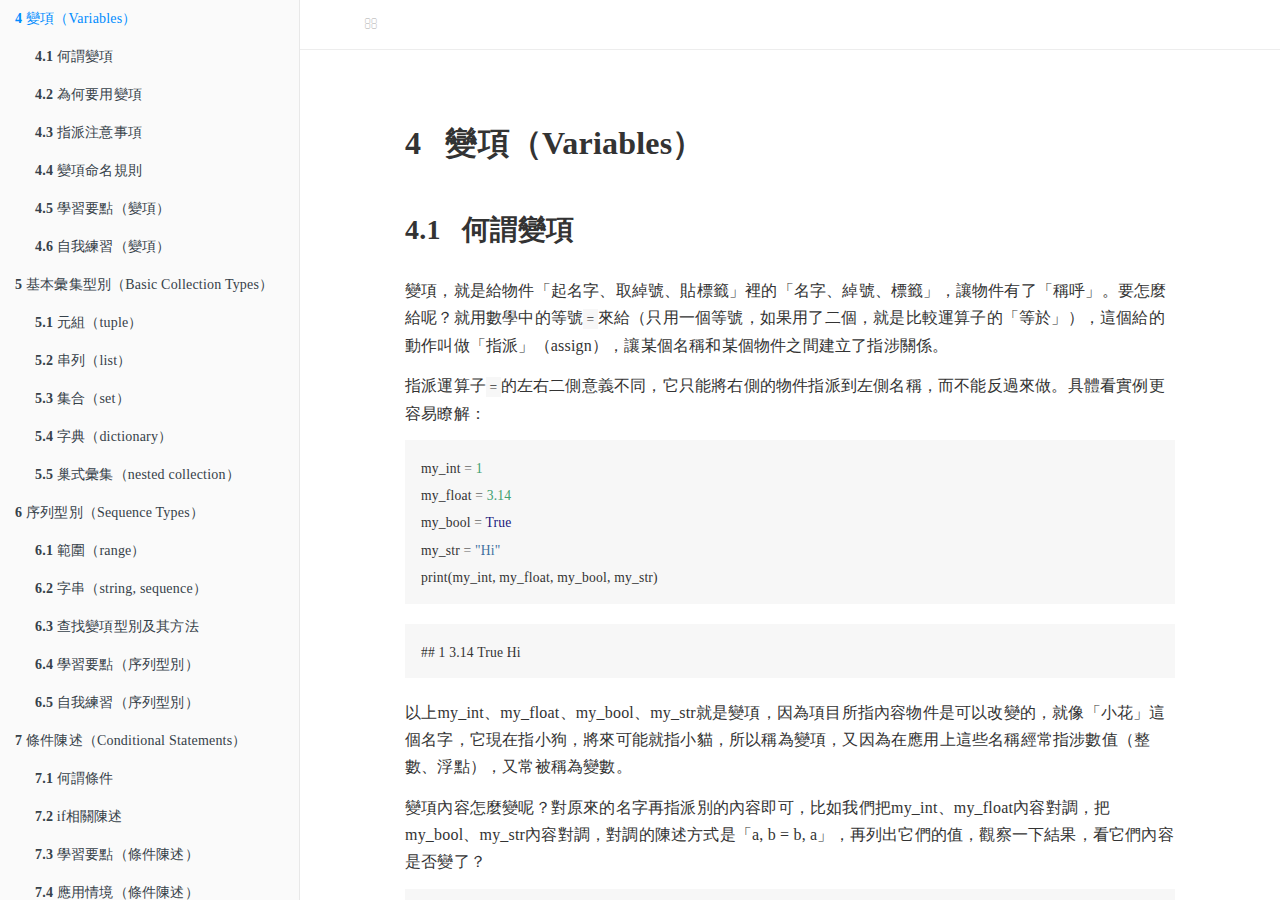
<file: docs/變項variables.html>
<!DOCTYPE html>
<html lang="" xml:lang="">
<head>

  <meta charset="utf-8" />
  <meta http-equiv="X-UA-Compatible" content="IE=edge" />
  <title>4 變項（Variables） | YiBaPython</title>
  <meta name="description" content="4 變項（Variables） | YiBaPython" />
  <meta name="generator" content="bookdown 0.20 and GitBook 2.6.7" />

  <meta property="og:title" content="4 變項（Variables） | YiBaPython" />
  <meta property="og:type" content="book" />
  
  
  
  

  <meta name="twitter:card" content="summary" />
  <meta name="twitter:title" content="4 變項（Variables） | YiBaPython" />
  
  
  




  <meta name="viewport" content="width=device-width, initial-scale=1" />
  <meta name="apple-mobile-web-app-capable" content="yes" />
  <meta name="apple-mobile-web-app-status-bar-style" content="black" />
  
  
<link rel="prev" href="基本數據型別basic-data-types.html"/>
<link rel="next" href="基本彙集型別basic-collection-types.html"/>
<script src="libs/jquery-2.2.3/jquery.min.js"></script>
<link href="libs/gitbook-2.6.7/css/style.css" rel="stylesheet" />
<link href="libs/gitbook-2.6.7/css/plugin-table.css" rel="stylesheet" />
<link href="libs/gitbook-2.6.7/css/plugin-bookdown.css" rel="stylesheet" />
<link href="libs/gitbook-2.6.7/css/plugin-highlight.css" rel="stylesheet" />
<link href="libs/gitbook-2.6.7/css/plugin-search.css" rel="stylesheet" />
<link href="libs/gitbook-2.6.7/css/plugin-fontsettings.css" rel="stylesheet" />
<link href="libs/gitbook-2.6.7/css/plugin-clipboard.css" rel="stylesheet" />









<script src="libs/accessible-code-block-0.0.1/empty-anchor.js"></script>


<style type="text/css">
code.sourceCode > span { display: inline-block; line-height: 1.25; }
code.sourceCode > span { color: inherit; text-decoration: inherit; }
code.sourceCode > span:empty { height: 1.2em; }
.sourceCode { overflow: visible; }
code.sourceCode { white-space: pre; position: relative; }
pre.sourceCode { margin: 0; }
@media screen {
div.sourceCode { overflow: auto; }
}
@media print {
code.sourceCode { white-space: pre-wrap; }
code.sourceCode > span { text-indent: -5em; padding-left: 5em; }
}
pre.numberSource code
  { counter-reset: source-line 0; }
pre.numberSource code > span
  { position: relative; left: -4em; counter-increment: source-line; }
pre.numberSource code > span > a:first-child::before
  { content: counter(source-line);
    position: relative; left: -1em; text-align: right; vertical-align: baseline;
    border: none; display: inline-block;
    -webkit-touch-callout: none; -webkit-user-select: none;
    -khtml-user-select: none; -moz-user-select: none;
    -ms-user-select: none; user-select: none;
    padding: 0 4px; width: 4em;
    color: #aaaaaa;
  }
pre.numberSource { margin-left: 3em; border-left: 1px solid #aaaaaa;  padding-left: 4px; }
div.sourceCode
  {   }
@media screen {
code.sourceCode > span > a:first-child::before { text-decoration: underline; }
}
code span.al { color: #ff0000; font-weight: bold; } /* Alert */
code span.an { color: #60a0b0; font-weight: bold; font-style: italic; } /* Annotation */
code span.at { color: #7d9029; } /* Attribute */
code span.bn { color: #40a070; } /* BaseN */
code span.bu { } /* BuiltIn */
code span.cf { color: #007020; font-weight: bold; } /* ControlFlow */
code span.ch { color: #4070a0; } /* Char */
code span.cn { color: #880000; } /* Constant */
code span.co { color: #60a0b0; font-style: italic; } /* Comment */
code span.cv { color: #60a0b0; font-weight: bold; font-style: italic; } /* CommentVar */
code span.do { color: #ba2121; font-style: italic; } /* Documentation */
code span.dt { color: #902000; } /* DataType */
code span.dv { color: #40a070; } /* DecVal */
code span.er { color: #ff0000; font-weight: bold; } /* Error */
code span.ex { } /* Extension */
code span.fl { color: #40a070; } /* Float */
code span.fu { color: #06287e; } /* Function */
code span.im { } /* Import */
code span.in { color: #60a0b0; font-weight: bold; font-style: italic; } /* Information */
code span.kw { color: #007020; font-weight: bold; } /* Keyword */
code span.op { color: #666666; } /* Operator */
code span.ot { color: #007020; } /* Other */
code span.pp { color: #bc7a00; } /* Preprocessor */
code span.sc { color: #4070a0; } /* SpecialChar */
code span.ss { color: #bb6688; } /* SpecialString */
code span.st { color: #4070a0; } /* String */
code span.va { color: #19177c; } /* Variable */
code span.vs { color: #4070a0; } /* VerbatimString */
code span.wa { color: #60a0b0; font-weight: bold; font-style: italic; } /* Warning */
</style>

<link rel="stylesheet" href="css\JhengHei.css" type="text/css" />
</head>

<body>



  <div class="book without-animation with-summary font-size-2 font-family-1" data-basepath=".">

    <div class="book-summary">
      <nav role="navigation">

<ul class="summary">
<li><a href="index.html#易爸親子共學python編程語言"><strong>《易爸親子共學Python編程語言》</strong></a></li>
<li class="chapter" data-level="1" data-path="anaconda發行.html"><a href="anaconda發行.html"><i class="fa fa-check"></i><b>1</b> Anaconda發行</a><ul>
<li class="chapter" data-level="1.1" data-path="anaconda發行.html"><a href="anaconda發行.html#何謂anaconda"><i class="fa fa-check"></i><b>1.1</b> 何謂Anaconda</a></li>
<li class="chapter" data-level="1.2" data-path="anaconda發行.html"><a href="anaconda發行.html#anaconda安裝"><i class="fa fa-check"></i><b>1.2</b> Anaconda安裝</a></li>
<li class="chapter" data-level="1.3" data-path="anaconda發行.html"><a href="anaconda發行.html#jupyter"><i class="fa fa-check"></i><b>1.3</b> Jupyter</a><ul>
<li class="chapter" data-level="1.3.1" data-path="anaconda發行.html"><a href="anaconda發行.html#何謂jupyter"><i class="fa fa-check"></i><b>1.3.1</b> 何謂Jupyter</a></li>
<li class="chapter" data-level="1.3.2" data-path="anaconda發行.html"><a href="anaconda發行.html#開啟jupyter"><i class="fa fa-check"></i><b>1.3.2</b> 開啟Jupyter</a></li>
<li class="chapter" data-level="1.3.3" data-path="anaconda發行.html"><a href="anaconda發行.html#jupyter教學"><i class="fa fa-check"></i><b>1.3.3</b> Jupyter教學</a></li>
</ul></li>
<li class="chapter" data-level="1.4" data-path="anaconda發行.html"><a href="anaconda發行.html#spyder"><i class="fa fa-check"></i><b>1.4</b> Spyder</a><ul>
<li class="chapter" data-level="1.4.1" data-path="anaconda發行.html"><a href="anaconda發行.html#何謂spyder"><i class="fa fa-check"></i><b>1.4.1</b> 何謂Spyder</a></li>
<li class="chapter" data-level="1.4.2" data-path="anaconda發行.html"><a href="anaconda發行.html#開啟spyder"><i class="fa fa-check"></i><b>1.4.2</b> 開啟Spyder</a></li>
<li class="chapter" data-level="1.4.3" data-path="anaconda發行.html"><a href="anaconda發行.html#spyder教學"><i class="fa fa-check"></i><b>1.4.3</b> Spyder教學</a></li>
</ul></li>
<li class="chapter" data-level="1.5" data-path="anaconda發行.html"><a href="anaconda發行.html#學習要點anaconda發行"><i class="fa fa-check"></i><b>1.5</b> 學習要點（Anaconda發行）</a></li>
<li class="chapter" data-level="1.6" data-path="anaconda發行.html"><a href="anaconda發行.html#自我練習anaconda發行"><i class="fa fa-check"></i><b>1.6</b> 自我練習（Anaconda發行）</a></li>
</ul></li>
<li class="chapter" data-level="2" data-path="哈囉世界hello-world.html"><a href="哈囉世界hello-world.html"><i class="fa fa-check"></i><b>2</b> 哈囉，世界！（Hello, World!）</a><ul>
<li class="chapter" data-level="2.1" data-path="哈囉世界hello-world.html"><a href="哈囉世界hello-world.html#何謂字串"><i class="fa fa-check"></i><b>2.1</b> 何謂字串</a></li>
<li class="chapter" data-level="2.2" data-path="哈囉世界hello-world.html"><a href="哈囉世界hello-world.html#列出字串"><i class="fa fa-check"></i><b>2.2</b> 列出字串</a></li>
<li class="chapter" data-level="2.3" data-path="哈囉世界hello-world.html"><a href="哈囉世界hello-world.html#何謂註解"><i class="fa fa-check"></i><b>2.3</b> 何謂註解</a></li>
<li class="chapter" data-level="2.4" data-path="哈囉世界hello-world.html"><a href="哈囉世界hello-world.html#加上註解"><i class="fa fa-check"></i><b>2.4</b> 加上註解</a></li>
<li class="chapter" data-level="2.5" data-path="哈囉世界hello-world.html"><a href="哈囉世界hello-world.html#尋找幫助"><i class="fa fa-check"></i><b>2.5</b> 尋找幫助</a></li>
<li class="chapter" data-level="2.6" data-path="哈囉世界hello-world.html"><a href="哈囉世界hello-world.html#學習要點哈囉世界"><i class="fa fa-check"></i><b>2.6</b> 學習要點（哈囉，世界！）</a></li>
<li class="chapter" data-level="2.7" data-path="哈囉世界hello-world.html"><a href="哈囉世界hello-world.html#自我練習哈囉世界"><i class="fa fa-check"></i><b>2.7</b> 自我練習（哈囉，世界！）</a></li>
</ul></li>
<li class="chapter" data-level="3" data-path="基本數據型別basic-data-types.html"><a href="基本數據型別basic-data-types.html"><i class="fa fa-check"></i><b>3</b> 基本數據型別（Basic Data Types）</a><ul>
<li class="chapter" data-level="3.1" data-path="基本數據型別basic-data-types.html"><a href="基本數據型別basic-data-types.html#整數integer"><i class="fa fa-check"></i><b>3.1</b> 整數（integer）</a><ul>
<li class="chapter" data-level="3.1.1" data-path="基本數據型別basic-data-types.html"><a href="基本數據型別basic-data-types.html#列出整數"><i class="fa fa-check"></i><b>3.1.1</b> 列出整數</a></li>
<li class="chapter" data-level="3.1.2" data-path="基本數據型別basic-data-types.html"><a href="基本數據型別basic-data-types.html#何謂數據型別"><i class="fa fa-check"></i><b>3.1.2</b> 何謂數據型別</a></li>
<li class="chapter" data-level="3.1.3" data-path="基本數據型別basic-data-types.html"><a href="基本數據型別basic-data-types.html#算術運算子arithmetic-operator"><i class="fa fa-check"></i><b>3.1.3</b> 算術運算子（arithmetic operator）</a></li>
<li class="chapter" data-level="3.1.4" data-path="基本數據型別basic-data-types.html"><a href="基本數據型別basic-data-types.html#整數運算"><i class="fa fa-check"></i><b>3.1.4</b> 整數運算</a></li>
<li class="chapter" data-level="3.1.5" data-path="基本數據型別basic-data-types.html"><a href="基本數據型別basic-data-types.html#自我練習整數算數運算"><i class="fa fa-check"></i><b>3.1.5</b> 自我練習（整數算數運算）</a></li>
</ul></li>
<li class="chapter" data-level="3.2" data-path="基本數據型別basic-data-types.html"><a href="基本數據型別basic-data-types.html#浮點floating-point"><i class="fa fa-check"></i><b>3.2</b> 浮點（floating point）</a><ul>
<li class="chapter" data-level="3.2.1" data-path="基本數據型別basic-data-types.html"><a href="基本數據型別basic-data-types.html#浮點運算"><i class="fa fa-check"></i><b>3.2.1</b> 浮點運算</a></li>
<li class="chapter" data-level="3.2.2" data-path="基本數據型別basic-data-types.html"><a href="基本數據型別basic-data-types.html#型別轉換整數浮點"><i class="fa fa-check"></i><b>3.2.2</b> 型別轉換（整數、浮點）</a></li>
<li class="chapter" data-level="3.2.3" data-path="基本數據型別basic-data-types.html"><a href="基本數據型別basic-data-types.html#自我練習整數浮點算數運算型別轉換"><i class="fa fa-check"></i><b>3.2.3</b> 自我練習（整數浮點算數運算、型別轉換）</a></li>
</ul></li>
<li class="chapter" data-level="3.3" data-path="基本數據型別basic-data-types.html"><a href="基本數據型別basic-data-types.html#複數complex"><i class="fa fa-check"></i><b>3.3</b> 複數（complex）</a></li>
<li class="chapter" data-level="3.4" data-path="基本數據型別basic-data-types.html"><a href="基本數據型別basic-data-types.html#布林boolean"><i class="fa fa-check"></i><b>3.4</b> 布林（boolean）</a><ul>
<li class="chapter" data-level="3.4.1" data-path="基本數據型別basic-data-types.html"><a href="基本數據型別basic-data-types.html#比較運算子comparison-operator"><i class="fa fa-check"></i><b>3.4.1</b> 比較運算子（comparison operator）</a></li>
<li class="chapter" data-level="3.4.2" data-path="基本數據型別basic-data-types.html"><a href="基本數據型別basic-data-types.html#邏輯運算子logical-operator"><i class="fa fa-check"></i><b>3.4.2</b> 邏輯運算子（logical operator）</a></li>
<li class="chapter" data-level="3.4.3" data-path="基本數據型別basic-data-types.html"><a href="基本數據型別basic-data-types.html#運算先後順序"><i class="fa fa-check"></i><b>3.4.3</b> 運算先後順序</a></li>
<li class="chapter" data-level="3.4.4" data-path="基本數據型別basic-data-types.html"><a href="基本數據型別basic-data-types.html#型別轉換布林整數浮點"><i class="fa fa-check"></i><b>3.4.4</b> 型別轉換（布林、整數、浮點）</a></li>
<li class="chapter" data-level="3.4.5" data-path="基本數據型別basic-data-types.html"><a href="基本數據型別basic-data-types.html#自我練習比較運算邏輯運算型別轉換"><i class="fa fa-check"></i><b>3.4.5</b> 自我練習（比較運算、邏輯運算、型別轉換）</a></li>
</ul></li>
<li class="chapter" data-level="3.5" data-path="基本數據型別basic-data-types.html"><a href="基本數據型別basic-data-types.html#字串string"><i class="fa fa-check"></i><b>3.5</b> 字串（string）</a><ul>
<li class="chapter" data-level="3.5.1" data-path="基本數據型別basic-data-types.html"><a href="基本數據型別basic-data-types.html#字串運算"><i class="fa fa-check"></i><b>3.5.1</b> 字串運算</a></li>
<li class="chapter" data-level="3.5.2" data-path="基本數據型別basic-data-types.html"><a href="基本數據型別basic-data-types.html#型別轉換字串整數浮點"><i class="fa fa-check"></i><b>3.5.2</b> 型別轉換（字串、整數、浮點）</a></li>
<li class="chapter" data-level="3.5.3" data-path="基本數據型別basic-data-types.html"><a href="基本數據型別basic-data-types.html#自我練習混合四種型別三種運算四種型別轉換調整運算執行順序"><i class="fa fa-check"></i><b>3.5.3</b> 自我練習（混合四種型別三種運算、四種型別轉換、調整運算執行順序）</a></li>
<li class="chapter" data-level="3.5.4" data-path="基本數據型別basic-data-types.html"><a href="基本數據型別basic-data-types.html#字串方法"><i class="fa fa-check"></i><b>3.5.4</b> 字串方法</a></li>
<li class="chapter" data-level="3.5.5" data-path="基本數據型別basic-data-types.html"><a href="基本數據型別basic-data-types.html#自我練習字串方法"><i class="fa fa-check"></i><b>3.5.5</b> 自我練習（字串方法）</a></li>
</ul></li>
<li class="chapter" data-level="3.6" data-path="基本數據型別basic-data-types.html"><a href="基本數據型別basic-data-types.html#學習要點基本數據型別"><i class="fa fa-check"></i><b>3.6</b> 學習要點（基本數據型別）</a></li>
<li class="chapter" data-level="3.7" data-path="基本數據型別basic-data-types.html"><a href="基本數據型別basic-data-types.html#應用情境基本數據型別"><i class="fa fa-check"></i><b>3.7</b> 應用情境（基本數據型別）</a></li>
<li class="chapter" data-level="3.8" data-path="基本數據型別basic-data-types.html"><a href="基本數據型別basic-data-types.html#尋找幫助基本數據型別"><i class="fa fa-check"></i><b>3.8</b> 尋找幫助（基本數據型別）</a></li>
</ul></li>
<li class="chapter" data-level="4" data-path="變項variables.html"><a href="變項variables.html"><i class="fa fa-check"></i><b>4</b> 變項（Variables）</a><ul>
<li class="chapter" data-level="4.1" data-path="變項variables.html"><a href="變項variables.html#何謂變項"><i class="fa fa-check"></i><b>4.1</b> 何謂變項</a></li>
<li class="chapter" data-level="4.2" data-path="變項variables.html"><a href="變項variables.html#為何要用變項"><i class="fa fa-check"></i><b>4.2</b> 為何要用變項</a></li>
<li class="chapter" data-level="4.3" data-path="變項variables.html"><a href="變項variables.html#指派注意事項"><i class="fa fa-check"></i><b>4.3</b> 指派注意事項</a></li>
<li class="chapter" data-level="4.4" data-path="變項variables.html"><a href="變項variables.html#變項命名規則"><i class="fa fa-check"></i><b>4.4</b> 變項命名規則</a></li>
<li class="chapter" data-level="4.5" data-path="變項variables.html"><a href="變項variables.html#學習要點變項"><i class="fa fa-check"></i><b>4.5</b> 學習要點（變項）</a></li>
<li class="chapter" data-level="4.6" data-path="變項variables.html"><a href="變項variables.html#自我練習變項"><i class="fa fa-check"></i><b>4.6</b> 自我練習（變項）</a></li>
</ul></li>
<li class="chapter" data-level="5" data-path="基本彙集型別basic-collection-types.html"><a href="基本彙集型別basic-collection-types.html"><i class="fa fa-check"></i><b>5</b> 基本彙集型別（Basic Collection Types）</a><ul>
<li class="chapter" data-level="5.1" data-path="基本彙集型別basic-collection-types.html"><a href="基本彙集型別basic-collection-types.html#元組tuple"><i class="fa fa-check"></i><b>5.1</b> 元組（tuple）</a><ul>
<li class="chapter" data-level="5.1.1" data-path="基本彙集型別basic-collection-types.html"><a href="基本彙集型別basic-collection-types.html#元組建構"><i class="fa fa-check"></i><b>5.1.1</b> 元組建構</a></li>
<li class="chapter" data-level="5.1.2" data-path="基本彙集型別basic-collection-types.html"><a href="基本彙集型別basic-collection-types.html#元組索引"><i class="fa fa-check"></i><b>5.1.2</b> 元組索引</a><ul>
<li class="chapter" data-level="5.1.2.1" data-path="基本彙集型別basic-collection-types.html"><a href="基本彙集型別basic-collection-types.html#零基索引zero-based-indexing"><i class="fa fa-check"></i><b>5.1.2.1</b> 零基索引（zero-based indexing）</a></li>
<li class="chapter" data-level="5.1.2.2" data-path="基本彙集型別basic-collection-types.html"><a href="基本彙集型別basic-collection-types.html#負值索引"><i class="fa fa-check"></i><b>5.1.2.2</b> 負值索引</a></li>
<li class="chapter" data-level="5.1.2.3" data-path="基本彙集型別basic-collection-types.html"><a href="基本彙集型別basic-collection-types.html#範圍索引"><i class="fa fa-check"></i><b>5.1.2.3</b> 範圍索引</a></li>
</ul></li>
<li class="chapter" data-level="5.1.3" data-path="基本彙集型別basic-collection-types.html"><a href="基本彙集型別basic-collection-types.html#元組算術運算"><i class="fa fa-check"></i><b>5.1.3</b> 元組算術運算</a></li>
<li class="chapter" data-level="5.1.4" data-path="基本彙集型別basic-collection-types.html"><a href="基本彙集型別basic-collection-types.html#元組常用函式"><i class="fa fa-check"></i><b>5.1.4</b> 元組常用函式</a></li>
<li class="chapter" data-level="5.1.5" data-path="基本彙集型別basic-collection-types.html"><a href="基本彙集型別basic-collection-types.html#元組常用方法"><i class="fa fa-check"></i><b>5.1.5</b> 元組常用方法</a></li>
<li class="chapter" data-level="5.1.6" data-path="基本彙集型別basic-collection-types.html"><a href="基本彙集型別basic-collection-types.html#自我練習元組"><i class="fa fa-check"></i><b>5.1.6</b> 自我練習（元組）</a></li>
</ul></li>
<li class="chapter" data-level="5.2" data-path="基本彙集型別basic-collection-types.html"><a href="基本彙集型別basic-collection-types.html#串列list"><i class="fa fa-check"></i><b>5.2</b> 串列（list）</a><ul>
<li class="chapter" data-level="5.2.1" data-path="基本彙集型別basic-collection-types.html"><a href="基本彙集型別basic-collection-types.html#串列建構"><i class="fa fa-check"></i><b>5.2.1</b> 串列建構</a></li>
<li class="chapter" data-level="5.2.2" data-path="基本彙集型別basic-collection-types.html"><a href="基本彙集型別basic-collection-types.html#串列索引"><i class="fa fa-check"></i><b>5.2.2</b> 串列索引</a></li>
<li class="chapter" data-level="5.2.3" data-path="基本彙集型別basic-collection-types.html"><a href="基本彙集型別basic-collection-types.html#串列算術運算常用函式常用方法"><i class="fa fa-check"></i><b>5.2.3</b> 串列算術運算、常用函式、常用方法</a></li>
<li class="chapter" data-level="5.2.4" data-path="基本彙集型別basic-collection-types.html"><a href="基本彙集型別basic-collection-types.html#物件可變與否"><i class="fa fa-check"></i><b>5.2.4</b> 物件可變與否</a></li>
<li class="chapter" data-level="5.2.5" data-path="基本彙集型別basic-collection-types.html"><a href="基本彙集型別basic-collection-types.html#串列可用方法"><i class="fa fa-check"></i><b>5.2.5</b> 串列可用方法</a></li>
<li class="chapter" data-level="5.2.6" data-path="基本彙集型別basic-collection-types.html"><a href="基本彙集型別basic-collection-types.html#學習要點可索引的物件"><i class="fa fa-check"></i><b>5.2.6</b> 學習要點（可索引的物件）</a></li>
<li class="chapter" data-level="5.2.7" data-path="基本彙集型別basic-collection-types.html"><a href="基本彙集型別basic-collection-types.html#自我練習串列"><i class="fa fa-check"></i><b>5.2.7</b> 自我練習（串列）</a></li>
</ul></li>
<li class="chapter" data-level="5.3" data-path="基本彙集型別basic-collection-types.html"><a href="基本彙集型別basic-collection-types.html#集合set"><i class="fa fa-check"></i><b>5.3</b> 集合（set）</a><ul>
<li class="chapter" data-level="5.3.1" data-path="基本彙集型別basic-collection-types.html"><a href="基本彙集型別basic-collection-types.html#集合建構"><i class="fa fa-check"></i><b>5.3.1</b> 集合建構</a></li>
<li class="chapter" data-level="5.3.2" data-path="基本彙集型別basic-collection-types.html"><a href="基本彙集型別basic-collection-types.html#集合方法"><i class="fa fa-check"></i><b>5.3.2</b> 集合方法</a></li>
<li class="chapter" data-level="5.3.3" data-path="基本彙集型別basic-collection-types.html"><a href="基本彙集型別basic-collection-types.html#自我練習集合"><i class="fa fa-check"></i><b>5.3.3</b> 自我練習（集合）</a></li>
</ul></li>
<li class="chapter" data-level="5.4" data-path="基本彙集型別basic-collection-types.html"><a href="基本彙集型別basic-collection-types.html#字典dictionary"><i class="fa fa-check"></i><b>5.4</b> 字典（dictionary）</a><ul>
<li class="chapter" data-level="5.4.1" data-path="基本彙集型別basic-collection-types.html"><a href="基本彙集型別basic-collection-types.html#字典建構"><i class="fa fa-check"></i><b>5.4.1</b> 字典建構</a></li>
<li class="chapter" data-level="5.4.2" data-path="基本彙集型別basic-collection-types.html"><a href="基本彙集型別basic-collection-types.html#字典索引"><i class="fa fa-check"></i><b>5.4.2</b> 字典索引</a></li>
<li class="chapter" data-level="5.4.3" data-path="基本彙集型別basic-collection-types.html"><a href="基本彙集型別basic-collection-types.html#字典方法"><i class="fa fa-check"></i><b>5.4.3</b> 字典方法</a></li>
<li class="chapter" data-level="5.4.4" data-path="基本彙集型別basic-collection-types.html"><a href="基本彙集型別basic-collection-types.html#學習要點型別索引有序可變"><i class="fa fa-check"></i><b>5.4.4</b> 學習要點（型別、索引、有序、可變）</a></li>
<li class="chapter" data-level="5.4.5" data-path="基本彙集型別basic-collection-types.html"><a href="基本彙集型別basic-collection-types.html#自我練習字典"><i class="fa fa-check"></i><b>5.4.5</b> 自我練習（字典）</a></li>
</ul></li>
<li class="chapter" data-level="5.5" data-path="基本彙集型別basic-collection-types.html"><a href="基本彙集型別basic-collection-types.html#巢式彙集nested-collection"><i class="fa fa-check"></i><b>5.5</b> 巢式彙集（nested collection）</a><ul>
<li class="chapter" data-level="5.5.1" data-path="基本彙集型別basic-collection-types.html"><a href="基本彙集型別basic-collection-types.html#巢式彙集建構"><i class="fa fa-check"></i><b>5.5.1</b> 巢式彙集建構</a></li>
<li class="chapter" data-level="5.5.2" data-path="基本彙集型別basic-collection-types.html"><a href="基本彙集型別basic-collection-types.html#自我練習巢式彙集"><i class="fa fa-check"></i><b>5.5.2</b> 自我練習（巢式彙集）</a></li>
</ul></li>
</ul></li>
<li class="chapter" data-level="6" data-path="序列型別sequence-types.html"><a href="序列型別sequence-types.html"><i class="fa fa-check"></i><b>6</b> 序列型別（Sequence Types）</a><ul>
<li class="chapter" data-level="6.1" data-path="序列型別sequence-types.html"><a href="序列型別sequence-types.html#範圍range"><i class="fa fa-check"></i><b>6.1</b> 範圍（range）</a><ul>
<li class="chapter" data-level="6.1.1" data-path="序列型別sequence-types.html"><a href="序列型別sequence-types.html#範圍建構"><i class="fa fa-check"></i><b>6.1.1</b> 範圍建構</a></li>
<li class="chapter" data-level="6.1.2" data-path="序列型別sequence-types.html"><a href="序列型別sequence-types.html#範圍用途"><i class="fa fa-check"></i><b>6.1.2</b> 範圍用途</a></li>
</ul></li>
<li class="chapter" data-level="6.2" data-path="序列型別sequence-types.html"><a href="序列型別sequence-types.html#字串string-sequence"><i class="fa fa-check"></i><b>6.2</b> 字串（string, sequence）</a><ul>
<li class="chapter" data-level="6.2.1" data-path="序列型別sequence-types.html"><a href="序列型別sequence-types.html#字串格式"><i class="fa fa-check"></i><b>6.2.1</b> 字串格式</a></li>
<li class="chapter" data-level="6.2.2" data-path="序列型別sequence-types.html"><a href="序列型別sequence-types.html#字串輸入"><i class="fa fa-check"></i><b>6.2.2</b> 字串輸入</a></li>
<li class="chapter" data-level="6.2.3" data-path="序列型別sequence-types.html"><a href="序列型別sequence-types.html#字串的分拆和結合"><i class="fa fa-check"></i><b>6.2.3</b> 字串的分拆和結合</a></li>
</ul></li>
<li class="chapter" data-level="6.3" data-path="序列型別sequence-types.html"><a href="序列型別sequence-types.html#查找變項型別及其方法"><i class="fa fa-check"></i><b>6.3</b> 查找變項型別及其方法</a></li>
<li class="chapter" data-level="6.4" data-path="序列型別sequence-types.html"><a href="序列型別sequence-types.html#學習要點序列型別"><i class="fa fa-check"></i><b>6.4</b> 學習要點（序列型別）</a></li>
<li class="chapter" data-level="6.5" data-path="序列型別sequence-types.html"><a href="序列型別sequence-types.html#自我練習序列型別"><i class="fa fa-check"></i><b>6.5</b> 自我練習（序列型別）</a></li>
</ul></li>
<li class="chapter" data-level="7" data-path="條件陳述conditional-statements.html"><a href="條件陳述conditional-statements.html"><i class="fa fa-check"></i><b>7</b> 條件陳述（Conditional Statements）</a><ul>
<li class="chapter" data-level="7.1" data-path="條件陳述conditional-statements.html"><a href="條件陳述conditional-statements.html#何謂條件"><i class="fa fa-check"></i><b>7.1</b> 何謂條件</a></li>
<li class="chapter" data-level="7.2" data-path="條件陳述conditional-statements.html"><a href="條件陳述conditional-statements.html#if相關陳述"><i class="fa fa-check"></i><b>7.2</b> if相關陳述</a><ul>
<li class="chapter" data-level="7.2.1" data-path="條件陳述conditional-statements.html"><a href="條件陳述conditional-statements.html#if-陳述"><i class="fa fa-check"></i><b>7.2.1</b> if… 陳述</a></li>
<li class="chapter" data-level="7.2.2" data-path="條件陳述conditional-statements.html"><a href="條件陳述conditional-statements.html#if-else-陳述"><i class="fa fa-check"></i><b>7.2.2</b> if… else… 陳述</a></li>
<li class="chapter" data-level="7.2.3" data-path="條件陳述conditional-statements.html"><a href="條件陳述conditional-statements.html#if-elif-else-陳述"><i class="fa fa-check"></i><b>7.2.3</b> if… elif… else… 陳述</a></li>
</ul></li>
<li class="chapter" data-level="7.3" data-path="條件陳述conditional-statements.html"><a href="條件陳述conditional-statements.html#學習要點條件陳述"><i class="fa fa-check"></i><b>7.3</b> 學習要點（條件陳述）</a></li>
<li class="chapter" data-level="7.4" data-path="條件陳述conditional-statements.html"><a href="條件陳述conditional-statements.html#應用情境條件陳述"><i class="fa fa-check"></i><b>7.4</b> 應用情境（條件陳述）</a></li>
</ul></li>
<li class="chapter" data-level="8" data-path="迴圈loops.html"><a href="迴圈loops.html"><i class="fa fa-check"></i><b>8</b> 迴圈（Loops）</a><ul>
<li class="chapter" data-level="8.1" data-path="迴圈loops.html"><a href="迴圈loops.html#何謂迴圈"><i class="fa fa-check"></i><b>8.1</b> 何謂迴圈</a></li>
<li class="chapter" data-level="8.2" data-path="迴圈loops.html"><a href="迴圈loops.html#for迴圈"><i class="fa fa-check"></i><b>8.2</b> for迴圈</a><ul>
<li class="chapter" data-level="8.2.1" data-path="迴圈loops.html"><a href="迴圈loops.html#for-陳述"><i class="fa fa-check"></i><b>8.2.1</b> for… 陳述</a></li>
<li class="chapter" data-level="8.2.2" data-path="迴圈loops.html"><a href="迴圈loops.html#for-if-break-陳述"><i class="fa fa-check"></i><b>8.2.2</b> for… if… break 陳述</a></li>
<li class="chapter" data-level="8.2.3" data-path="迴圈loops.html"><a href="迴圈loops.html#for-if-continue-陳述"><i class="fa fa-check"></i><b>8.2.3</b> for… if… continue 陳述</a></li>
</ul></li>
<li class="chapter" data-level="8.3" data-path="迴圈loops.html"><a href="迴圈loops.html#while迴圈"><i class="fa fa-check"></i><b>8.3</b> while迴圈</a><ul>
<li class="chapter" data-level="8.3.1" data-path="迴圈loops.html"><a href="迴圈loops.html#while-陳述"><i class="fa fa-check"></i><b>8.3.1</b> while… 陳述</a></li>
<li class="chapter" data-level="8.3.2" data-path="迴圈loops.html"><a href="迴圈loops.html#while-if-break-陳述"><i class="fa fa-check"></i><b>8.3.2</b> while… if… break 陳述</a></li>
<li class="chapter" data-level="8.3.3" data-path="迴圈loops.html"><a href="迴圈loops.html#while-if-continue-陳述"><i class="fa fa-check"></i><b>8.3.3</b> while… if… continue 陳述</a></li>
</ul></li>
<li class="chapter" data-level="8.4" data-path="迴圈loops.html"><a href="迴圈loops.html#應用情境迴圈"><i class="fa fa-check"></i><b>8.4</b> 應用情境（迴圈）</a></li>
<li class="chapter" data-level="8.5" data-path="迴圈loops.html"><a href="迴圈loops.html#推衍comprehension"><i class="fa fa-check"></i><b>8.5</b> 推衍（comprehension）</a><ul>
<li class="chapter" data-level="8.5.1" data-path="迴圈loops.html"><a href="迴圈loops.html#串列推衍list-comprehension"><i class="fa fa-check"></i><b>8.5.1</b> 串列推衍（list comprehension）</a></li>
<li class="chapter" data-level="8.5.2" data-path="迴圈loops.html"><a href="迴圈loops.html#字典推衍dictionary-comprehension"><i class="fa fa-check"></i><b>8.5.2</b> 字典推衍（dictionary comprehension）</a></li>
</ul></li>
<li class="chapter" data-level="8.6" data-path="迴圈loops.html"><a href="迴圈loops.html#學習要點"><i class="fa fa-check"></i><b>8.6</b> 學習要點</a></li>
</ul></li>
<li class="chapter" data-level="9" data-path="函式functions.html"><a href="函式functions.html"><i class="fa fa-check"></i><b>9</b> 函式（Functions）</a><ul>
<li class="chapter" data-level="9.1" data-path="函式functions.html"><a href="函式functions.html#何謂函式"><i class="fa fa-check"></i><b>9.1</b> 何謂函式</a></li>
<li class="chapter" data-level="9.2" data-path="函式functions.html"><a href="函式functions.html#為何需要函式"><i class="fa fa-check"></i><b>9.2</b> 為何需要函式</a></li>
<li class="chapter" data-level="9.3" data-path="函式functions.html"><a href="函式functions.html#函式建構"><i class="fa fa-check"></i><b>9.3</b> 函式建構</a><ul>
<li class="chapter" data-level="9.3.1" data-path="函式functions.html"><a href="函式functions.html#無輸入值"><i class="fa fa-check"></i><b>9.3.1</b> 無輸入值</a></li>
<li class="chapter" data-level="9.3.2" data-path="函式functions.html"><a href="函式functions.html#有輸入值但無輸入預設值"><i class="fa fa-check"></i><b>9.3.2</b> 有輸入值，但無輸入預設值</a></li>
<li class="chapter" data-level="9.3.3" data-path="函式functions.html"><a href="函式functions.html#有輸入值也有輸入預設值"><i class="fa fa-check"></i><b>9.3.3</b> 有輸入值，也有輸入預設值</a></li>
</ul></li>
<li class="chapter" data-level="9.4" data-path="函式functions.html"><a href="函式functions.html#函式建構範例"><i class="fa fa-check"></i><b>9.4</b> 函式建構範例</a></li>
</ul></li>
<li class="chapter" data-level="10" data-path="模組modules.html"><a href="模組modules.html"><i class="fa fa-check"></i><b>10</b> 模組（Modules）</a><ul>
<li class="chapter" data-level="10.1" data-path="模組modules.html"><a href="模組modules.html#何謂模組"><i class="fa fa-check"></i><b>10.1</b> 何謂模組</a></li>
<li class="chapter" data-level="10.2" data-path="模組modules.html"><a href="模組modules.html#模組建構"><i class="fa fa-check"></i><b>10.2</b> 模組建構</a></li>
<li class="chapter" data-level="10.3" data-path="模組modules.html"><a href="模組modules.html#模組使用"><i class="fa fa-check"></i><b>10.3</b> 模組使用</a></li>
<li class="chapter" data-level="10.4" data-path="模組modules.html"><a href="模組modules.html#學習要點模組"><i class="fa fa-check"></i><b>10.4</b> 學習要點（模組）</a></li>
<li class="chapter" data-level="10.5" data-path="模組modules.html"><a href="模組modules.html#自我練習模組"><i class="fa fa-check"></i><b>10.5</b> 自我練習（模組）</a></li>
</ul></li>
<li class="chapter" data-level="11" data-path="電子郵件emails.html"><a href="電子郵件emails.html"><i class="fa fa-check"></i><b>11</b> 電子郵件（EMails）</a><ul>
<li class="chapter" data-level="11.1" data-path="電子郵件emails.html"><a href="電子郵件emails.html#寄發郵件"><i class="fa fa-check"></i><b>11.1</b> 寄發郵件</a></li>
</ul></li>
</ul>

      </nav>
    </div>

    <div class="book-body">
      <div class="body-inner">
        <div class="book-header" role="navigation">
          <h1>
            <i class="fa fa-circle-o-notch fa-spin"></i><a href="./">YiBaPython</a>
          </h1>
        </div>

        <div class="page-wrapper" tabindex="-1" role="main">
          <div class="page-inner">

            <section class="normal" id="section-">
<div id="變項variables" class="section level1">
<h1><span class="header-section-number">4</span> 變項（Variables）</h1>
<div id="何謂變項" class="section level2">
<h2><span class="header-section-number">4.1</span> 何謂變項</h2>
<p>變項，就是給物件「起名字、取綽號、貼標籤」裡的「名字、綽號、標籤」，讓物件有了「稱呼」。要怎麼給呢？就用數學中的等號<code>=</code>來給（只用一個等號，如果用了二個，就是比較運算子的「等於」），這個給的動作叫做「指派」（assign），讓某個名稱和某個物件之間建立了指涉關係。</p>
<p>指派運算子<code>=</code>的左右二側意義不同，它只能將右側的物件指派到左側名稱，而不能反過來做。具體看實例更容易瞭解：</p>
<div class="sourceCode" id="cb148"><pre class="sourceCode python"><code class="sourceCode python"><span id="cb148-1"><a href="變項variables.html#cb148-1"></a>my_int <span class="op">=</span> <span class="dv">1</span></span>
<span id="cb148-2"><a href="變項variables.html#cb148-2"></a>my_float <span class="op">=</span> <span class="fl">3.14</span></span>
<span id="cb148-3"><a href="變項variables.html#cb148-3"></a>my_bool <span class="op">=</span> <span class="va">True</span></span>
<span id="cb148-4"><a href="變項variables.html#cb148-4"></a>my_str <span class="op">=</span> <span class="st">&quot;Hi&quot;</span></span>
<span id="cb148-5"><a href="變項variables.html#cb148-5"></a><span class="bu">print</span>(my_int, my_float, my_bool, my_str)</span></code></pre></div>
<pre><code>## 1 3.14 True Hi</code></pre>
<p>以上my_int、my_float、my_bool、my_str就是變項，因為項目所指內容物件是可以改變的，就像「小花」這個名字，它現在指小狗，將來可能就指小貓，所以稱為變項，又因為在應用上這些名稱經常指涉數值（整數、浮點），又常被稱為變數。</p>
<p>變項內容怎麼變呢？對原來的名字再指派別的內容即可，比如我們把my_int、my_float內容對調，把my_bool、my_str內容對調，對調的陳述方式是「a, b = b, a」，再列出它們的值，觀察一下結果，看它們內容是否變了？</p>
<div class="sourceCode" id="cb150"><pre class="sourceCode python"><code class="sourceCode python"><span id="cb150-1"><a href="變項variables.html#cb150-1"></a>my_int, my_float <span class="op">=</span> my_float, my_int</span>
<span id="cb150-2"><a href="變項variables.html#cb150-2"></a>my_bool, my_str <span class="op">=</span> my_str, my_bool</span>
<span id="cb150-3"><a href="變項variables.html#cb150-3"></a><span class="bu">print</span>(my_int, my_float, my_bool, my_str)</span></code></pre></div>
<pre><code>## 3.14 1 Hi True</code></pre>
</div>
<div id="為何要用變項" class="section level2">
<h2><span class="header-section-number">4.2</span> 為何要用變項</h2>
<p>用一個稱呼代表複雜的東西非常方便，尤其是要對它進行重複操作時，讓計算過程簡潔明瞭。</p>
<div class="sourceCode" id="cb152"><pre class="sourceCode python"><code class="sourceCode python"><span id="cb152-1"><a href="變項variables.html#cb152-1"></a>pi <span class="op">=</span> <span class="fl">3.14159265358979323846264338327950288419716939937510</span></span>
<span id="cb152-2"><a href="變項variables.html#cb152-2"></a>a <span class="op">=</span> <span class="dv">2</span></span>
<span id="cb152-3"><a href="變項variables.html#cb152-3"></a>b <span class="op">=</span> <span class="dv">3</span></span>
<span id="cb152-4"><a href="變項variables.html#cb152-4"></a>c <span class="op">=</span> <span class="dv">5</span></span>
<span id="cb152-5"><a href="變項variables.html#cb152-5"></a>d <span class="op">=</span> <span class="dv">7</span></span>
<span id="cb152-6"><a href="變項variables.html#cb152-6"></a><span class="bu">print</span>(pi, pi <span class="op">*</span> a, pi <span class="op">*</span> b, pi <span class="op">*</span> c, pi <span class="op">*</span> d)</span></code></pre></div>
<pre><code>## 3.141592653589793 6.283185307179586 9.42477796076938 15.707963267948966 21.991148575128552</code></pre>
<p>試想，前例中如沒有用pi這個變項，只能直接鍵入數字的話，是不是很麻煩又容易出錯？</p>
</div>
<div id="指派注意事項" class="section level2">
<h2><span class="header-section-number">4.3</span> 指派注意事項</h2>
<p>不同的編程語言，指派內涵可能不同，在python的指派是一種「指涉」或「參照」（reference）而非「賦值」，還是看實例比較好瞭解，以下用到<code>id( )</code>這個函式，用來識別物件「身分」的，每個物件都有它獨特的身分證號（id值）。</p>
<div class="sourceCode" id="cb154"><pre class="sourceCode python"><code class="sourceCode python"><span id="cb154-1"><a href="變項variables.html#cb154-1"></a>a <span class="op">=</span> <span class="st">&quot;apple&quot;</span></span>
<span id="cb154-2"><a href="變項variables.html#cb154-2"></a>b <span class="op">=</span> a</span>
<span id="cb154-3"><a href="變項variables.html#cb154-3"></a>c <span class="op">=</span> <span class="st">&quot;apple&quot;</span></span>
<span id="cb154-4"><a href="變項variables.html#cb154-4"></a><span class="bu">print</span>(<span class="bu">id</span>(a), <span class="bu">id</span>(b), <span class="bu">id</span>(c))</span></code></pre></div>
<pre><code>## 660307184 660307184 660307184</code></pre>
<p>發現到了嗎？上例中a, b, c三者的id是相同的，它們雖然名字不同，但其實是同一個物件。就像家中寵物，爸爸叫牠小拐、媽媽叫牠小怪、孩子叫牠小乖，但其實是同一隻。</p>
</div>
<div id="變項命名規則" class="section level2">
<h2><span class="header-section-number">4.4</span> 變項命名規則</h2>
<p>不是任何文字組合都可當作變項名稱，變項命名是有規則的，先掌握一些簡單的就行：</p>
<ul>
<li>可以組合「大寫字母、小寫字母、數字、底線」。</li>
<li>首字限制只用「字母」，不用「數字」，一般主要使用小寫。</li>
<li>區分大寫小寫，例如：「Egg、egg」被視為二個不同變項。</li>
</ul>
</div>
<div id="學習要點變項" class="section level2">
<h2><span class="header-section-number">4.5</span> 學習要點（變項）</h2>
<ol style="list-style-type: decimal">
<li>理解為何使用變項。</li>
<li>知道怎麼命名變項。</li>
<li>熟悉變項指派運算。</li>
</ol>
</div>
<div id="自我練習變項" class="section level2">
<h2><span class="header-section-number">4.6</span> 自我練習（變項）</h2>
<ol style="list-style-type: decimal">
<li>打開Jupyter或Spyder。</li>
<li>將學過的每個數據型別，用變項來表示。</li>
<li>以各變項作為運算元，配合使用「算術運算子」、「比較運算子」、「邏輯運算子」，構造不同的運算式，看結果是不是自己預期的那樣，有讓人意外的結果嗎？</li>
</ol>

</div>
</div>
            </section>

          </div>
        </div>
      </div>
<a href="基本數據型別basic-data-types.html" class="navigation navigation-prev " aria-label="Previous page"><i class="fa fa-angle-left"></i></a>
<a href="基本彙集型別basic-collection-types.html" class="navigation navigation-next " aria-label="Next page"><i class="fa fa-angle-right"></i></a>
    </div>
  </div>
<script src="libs/gitbook-2.6.7/js/app.min.js"></script>
<script src="libs/gitbook-2.6.7/js/lunr.js"></script>
<script src="libs/gitbook-2.6.7/js/clipboard.min.js"></script>
<script src="libs/gitbook-2.6.7/js/plugin-search.js"></script>
<script src="libs/gitbook-2.6.7/js/plugin-sharing.js"></script>
<script src="libs/gitbook-2.6.7/js/plugin-fontsettings.js"></script>
<script src="libs/gitbook-2.6.7/js/plugin-bookdown.js"></script>
<script src="libs/gitbook-2.6.7/js/jquery.highlight.js"></script>
<script src="libs/gitbook-2.6.7/js/plugin-clipboard.js"></script>
<script>
gitbook.require(["gitbook"], function(gitbook) {
gitbook.start({
"sharing": {
"github": false,
"facebook": true,
"twitter": true,
"linkedin": false,
"weibo": false,
"instapaper": false,
"vk": false,
"all": ["facebook", "twitter", "linkedin", "weibo", "instapaper"]
},
"fontsettings": {
"theme": "white",
"family": "sans",
"size": 2
},
"edit": {
"link": null,
"text": null
},
"history": {
"link": null,
"text": null
},
"view": {
"link": null,
"text": null
},
"download": null,
"toc": {
"collapse": "subsection"
}
});
});
</script>

</body>

</html>
</file>
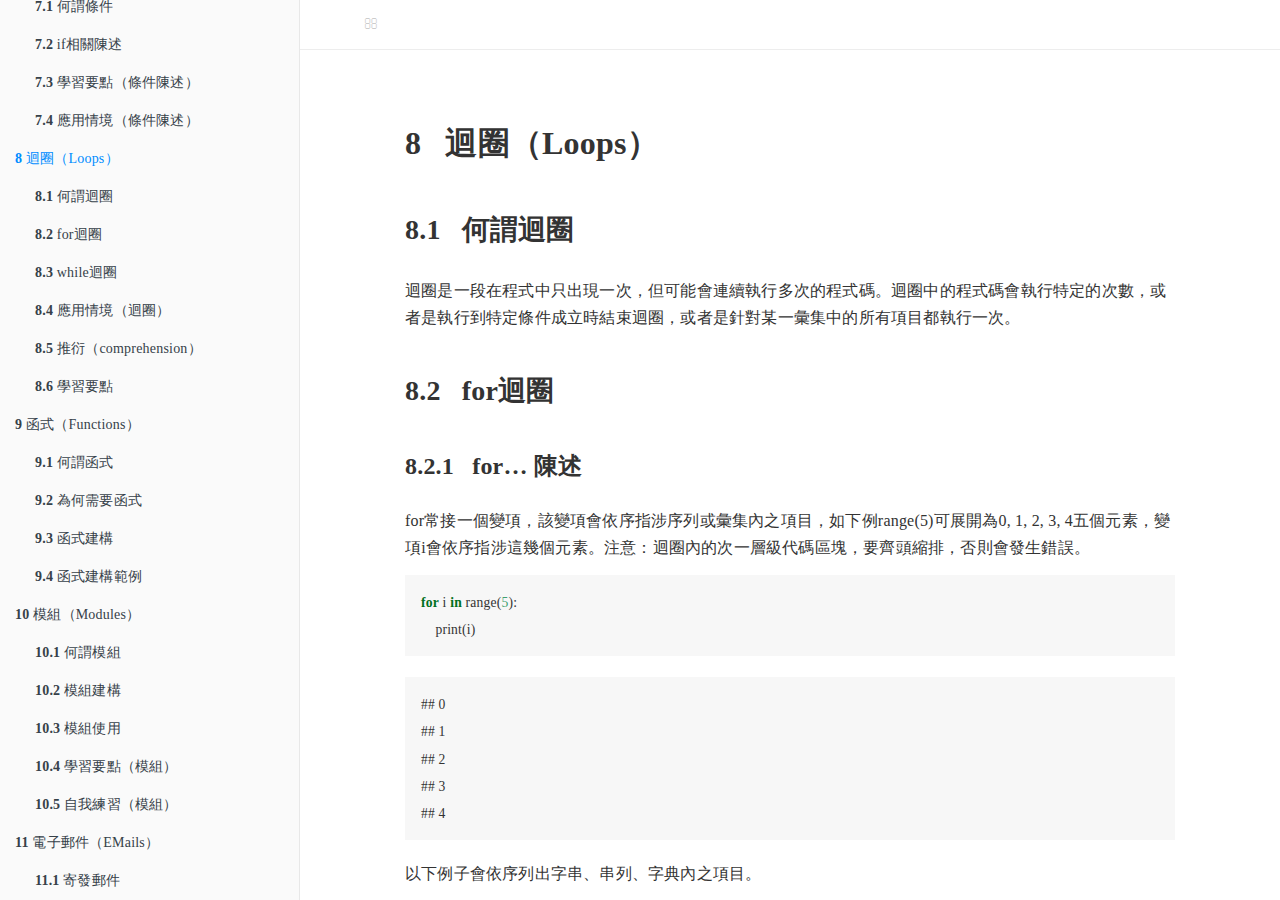
<file: docs/迴圈loops.html>
<!DOCTYPE html>
<html lang="" xml:lang="">
<head>

  <meta charset="utf-8" />
  <meta http-equiv="X-UA-Compatible" content="IE=edge" />
  <title>8 迴圈（Loops） | YiBaPython</title>
  <meta name="description" content="8 迴圈（Loops） | YiBaPython" />
  <meta name="generator" content="bookdown 0.20 and GitBook 2.6.7" />

  <meta property="og:title" content="8 迴圈（Loops） | YiBaPython" />
  <meta property="og:type" content="book" />
  
  
  
  

  <meta name="twitter:card" content="summary" />
  <meta name="twitter:title" content="8 迴圈（Loops） | YiBaPython" />
  
  
  




  <meta name="viewport" content="width=device-width, initial-scale=1" />
  <meta name="apple-mobile-web-app-capable" content="yes" />
  <meta name="apple-mobile-web-app-status-bar-style" content="black" />
  
  
<link rel="prev" href="條件陳述conditional-statements.html"/>
<link rel="next" href="函式functions.html"/>
<script src="libs/jquery-2.2.3/jquery.min.js"></script>
<link href="libs/gitbook-2.6.7/css/style.css" rel="stylesheet" />
<link href="libs/gitbook-2.6.7/css/plugin-table.css" rel="stylesheet" />
<link href="libs/gitbook-2.6.7/css/plugin-bookdown.css" rel="stylesheet" />
<link href="libs/gitbook-2.6.7/css/plugin-highlight.css" rel="stylesheet" />
<link href="libs/gitbook-2.6.7/css/plugin-search.css" rel="stylesheet" />
<link href="libs/gitbook-2.6.7/css/plugin-fontsettings.css" rel="stylesheet" />
<link href="libs/gitbook-2.6.7/css/plugin-clipboard.css" rel="stylesheet" />









<script src="libs/accessible-code-block-0.0.1/empty-anchor.js"></script>


<style type="text/css">
code.sourceCode > span { display: inline-block; line-height: 1.25; }
code.sourceCode > span { color: inherit; text-decoration: inherit; }
code.sourceCode > span:empty { height: 1.2em; }
.sourceCode { overflow: visible; }
code.sourceCode { white-space: pre; position: relative; }
pre.sourceCode { margin: 0; }
@media screen {
div.sourceCode { overflow: auto; }
}
@media print {
code.sourceCode { white-space: pre-wrap; }
code.sourceCode > span { text-indent: -5em; padding-left: 5em; }
}
pre.numberSource code
  { counter-reset: source-line 0; }
pre.numberSource code > span
  { position: relative; left: -4em; counter-increment: source-line; }
pre.numberSource code > span > a:first-child::before
  { content: counter(source-line);
    position: relative; left: -1em; text-align: right; vertical-align: baseline;
    border: none; display: inline-block;
    -webkit-touch-callout: none; -webkit-user-select: none;
    -khtml-user-select: none; -moz-user-select: none;
    -ms-user-select: none; user-select: none;
    padding: 0 4px; width: 4em;
    color: #aaaaaa;
  }
pre.numberSource { margin-left: 3em; border-left: 1px solid #aaaaaa;  padding-left: 4px; }
div.sourceCode
  {   }
@media screen {
code.sourceCode > span > a:first-child::before { text-decoration: underline; }
}
code span.al { color: #ff0000; font-weight: bold; } /* Alert */
code span.an { color: #60a0b0; font-weight: bold; font-style: italic; } /* Annotation */
code span.at { color: #7d9029; } /* Attribute */
code span.bn { color: #40a070; } /* BaseN */
code span.bu { } /* BuiltIn */
code span.cf { color: #007020; font-weight: bold; } /* ControlFlow */
code span.ch { color: #4070a0; } /* Char */
code span.cn { color: #880000; } /* Constant */
code span.co { color: #60a0b0; font-style: italic; } /* Comment */
code span.cv { color: #60a0b0; font-weight: bold; font-style: italic; } /* CommentVar */
code span.do { color: #ba2121; font-style: italic; } /* Documentation */
code span.dt { color: #902000; } /* DataType */
code span.dv { color: #40a070; } /* DecVal */
code span.er { color: #ff0000; font-weight: bold; } /* Error */
code span.ex { } /* Extension */
code span.fl { color: #40a070; } /* Float */
code span.fu { color: #06287e; } /* Function */
code span.im { } /* Import */
code span.in { color: #60a0b0; font-weight: bold; font-style: italic; } /* Information */
code span.kw { color: #007020; font-weight: bold; } /* Keyword */
code span.op { color: #666666; } /* Operator */
code span.ot { color: #007020; } /* Other */
code span.pp { color: #bc7a00; } /* Preprocessor */
code span.sc { color: #4070a0; } /* SpecialChar */
code span.ss { color: #bb6688; } /* SpecialString */
code span.st { color: #4070a0; } /* String */
code span.va { color: #19177c; } /* Variable */
code span.vs { color: #4070a0; } /* VerbatimString */
code span.wa { color: #60a0b0; font-weight: bold; font-style: italic; } /* Warning */
</style>

<link rel="stylesheet" href="css\JhengHei.css" type="text/css" />
</head>

<body>



  <div class="book without-animation with-summary font-size-2 font-family-1" data-basepath=".">

    <div class="book-summary">
      <nav role="navigation">

<ul class="summary">
<li><a href="index.html#易爸親子共學python編程語言"><strong>《易爸親子共學Python編程語言》</strong></a></li>
<li class="chapter" data-level="1" data-path="anaconda發行.html"><a href="anaconda發行.html"><i class="fa fa-check"></i><b>1</b> Anaconda發行</a><ul>
<li class="chapter" data-level="1.1" data-path="anaconda發行.html"><a href="anaconda發行.html#何謂anaconda"><i class="fa fa-check"></i><b>1.1</b> 何謂Anaconda</a></li>
<li class="chapter" data-level="1.2" data-path="anaconda發行.html"><a href="anaconda發行.html#anaconda安裝"><i class="fa fa-check"></i><b>1.2</b> Anaconda安裝</a></li>
<li class="chapter" data-level="1.3" data-path="anaconda發行.html"><a href="anaconda發行.html#jupyter"><i class="fa fa-check"></i><b>1.3</b> Jupyter</a><ul>
<li class="chapter" data-level="1.3.1" data-path="anaconda發行.html"><a href="anaconda發行.html#何謂jupyter"><i class="fa fa-check"></i><b>1.3.1</b> 何謂Jupyter</a></li>
<li class="chapter" data-level="1.3.2" data-path="anaconda發行.html"><a href="anaconda發行.html#開啟jupyter"><i class="fa fa-check"></i><b>1.3.2</b> 開啟Jupyter</a></li>
<li class="chapter" data-level="1.3.3" data-path="anaconda發行.html"><a href="anaconda發行.html#jupyter教學"><i class="fa fa-check"></i><b>1.3.3</b> Jupyter教學</a></li>
</ul></li>
<li class="chapter" data-level="1.4" data-path="anaconda發行.html"><a href="anaconda發行.html#spyder"><i class="fa fa-check"></i><b>1.4</b> Spyder</a><ul>
<li class="chapter" data-level="1.4.1" data-path="anaconda發行.html"><a href="anaconda發行.html#何謂spyder"><i class="fa fa-check"></i><b>1.4.1</b> 何謂Spyder</a></li>
<li class="chapter" data-level="1.4.2" data-path="anaconda發行.html"><a href="anaconda發行.html#開啟spyder"><i class="fa fa-check"></i><b>1.4.2</b> 開啟Spyder</a></li>
<li class="chapter" data-level="1.4.3" data-path="anaconda發行.html"><a href="anaconda發行.html#spyder教學"><i class="fa fa-check"></i><b>1.4.3</b> Spyder教學</a></li>
</ul></li>
<li class="chapter" data-level="1.5" data-path="anaconda發行.html"><a href="anaconda發行.html#學習要點anaconda發行"><i class="fa fa-check"></i><b>1.5</b> 學習要點（Anaconda發行）</a></li>
<li class="chapter" data-level="1.6" data-path="anaconda發行.html"><a href="anaconda發行.html#自我練習anaconda發行"><i class="fa fa-check"></i><b>1.6</b> 自我練習（Anaconda發行）</a></li>
</ul></li>
<li class="chapter" data-level="2" data-path="哈囉世界hello-world.html"><a href="哈囉世界hello-world.html"><i class="fa fa-check"></i><b>2</b> 哈囉，世界！（Hello, World!）</a><ul>
<li class="chapter" data-level="2.1" data-path="哈囉世界hello-world.html"><a href="哈囉世界hello-world.html#何謂字串"><i class="fa fa-check"></i><b>2.1</b> 何謂字串</a></li>
<li class="chapter" data-level="2.2" data-path="哈囉世界hello-world.html"><a href="哈囉世界hello-world.html#列出字串"><i class="fa fa-check"></i><b>2.2</b> 列出字串</a></li>
<li class="chapter" data-level="2.3" data-path="哈囉世界hello-world.html"><a href="哈囉世界hello-world.html#何謂註解"><i class="fa fa-check"></i><b>2.3</b> 何謂註解</a></li>
<li class="chapter" data-level="2.4" data-path="哈囉世界hello-world.html"><a href="哈囉世界hello-world.html#加上註解"><i class="fa fa-check"></i><b>2.4</b> 加上註解</a></li>
<li class="chapter" data-level="2.5" data-path="哈囉世界hello-world.html"><a href="哈囉世界hello-world.html#尋找幫助"><i class="fa fa-check"></i><b>2.5</b> 尋找幫助</a></li>
<li class="chapter" data-level="2.6" data-path="哈囉世界hello-world.html"><a href="哈囉世界hello-world.html#學習要點哈囉世界"><i class="fa fa-check"></i><b>2.6</b> 學習要點（哈囉，世界！）</a></li>
<li class="chapter" data-level="2.7" data-path="哈囉世界hello-world.html"><a href="哈囉世界hello-world.html#自我練習哈囉世界"><i class="fa fa-check"></i><b>2.7</b> 自我練習（哈囉，世界！）</a></li>
</ul></li>
<li class="chapter" data-level="3" data-path="基本數據型別basic-data-types.html"><a href="基本數據型別basic-data-types.html"><i class="fa fa-check"></i><b>3</b> 基本數據型別（Basic Data Types）</a><ul>
<li class="chapter" data-level="3.1" data-path="基本數據型別basic-data-types.html"><a href="基本數據型別basic-data-types.html#整數integer"><i class="fa fa-check"></i><b>3.1</b> 整數（integer）</a><ul>
<li class="chapter" data-level="3.1.1" data-path="基本數據型別basic-data-types.html"><a href="基本數據型別basic-data-types.html#列出整數"><i class="fa fa-check"></i><b>3.1.1</b> 列出整數</a></li>
<li class="chapter" data-level="3.1.2" data-path="基本數據型別basic-data-types.html"><a href="基本數據型別basic-data-types.html#何謂數據型別"><i class="fa fa-check"></i><b>3.1.2</b> 何謂數據型別</a></li>
<li class="chapter" data-level="3.1.3" data-path="基本數據型別basic-data-types.html"><a href="基本數據型別basic-data-types.html#算術運算子arithmetic-operator"><i class="fa fa-check"></i><b>3.1.3</b> 算術運算子（arithmetic operator）</a></li>
<li class="chapter" data-level="3.1.4" data-path="基本數據型別basic-data-types.html"><a href="基本數據型別basic-data-types.html#整數運算"><i class="fa fa-check"></i><b>3.1.4</b> 整數運算</a></li>
<li class="chapter" data-level="3.1.5" data-path="基本數據型別basic-data-types.html"><a href="基本數據型別basic-data-types.html#自我練習整數算數運算"><i class="fa fa-check"></i><b>3.1.5</b> 自我練習（整數算數運算）</a></li>
</ul></li>
<li class="chapter" data-level="3.2" data-path="基本數據型別basic-data-types.html"><a href="基本數據型別basic-data-types.html#浮點floating-point"><i class="fa fa-check"></i><b>3.2</b> 浮點（floating point）</a><ul>
<li class="chapter" data-level="3.2.1" data-path="基本數據型別basic-data-types.html"><a href="基本數據型別basic-data-types.html#浮點運算"><i class="fa fa-check"></i><b>3.2.1</b> 浮點運算</a></li>
<li class="chapter" data-level="3.2.2" data-path="基本數據型別basic-data-types.html"><a href="基本數據型別basic-data-types.html#型別轉換整數浮點"><i class="fa fa-check"></i><b>3.2.2</b> 型別轉換（整數、浮點）</a></li>
<li class="chapter" data-level="3.2.3" data-path="基本數據型別basic-data-types.html"><a href="基本數據型別basic-data-types.html#自我練習整數浮點算數運算型別轉換"><i class="fa fa-check"></i><b>3.2.3</b> 自我練習（整數浮點算數運算、型別轉換）</a></li>
</ul></li>
<li class="chapter" data-level="3.3" data-path="基本數據型別basic-data-types.html"><a href="基本數據型別basic-data-types.html#複數complex"><i class="fa fa-check"></i><b>3.3</b> 複數（complex）</a></li>
<li class="chapter" data-level="3.4" data-path="基本數據型別basic-data-types.html"><a href="基本數據型別basic-data-types.html#布林boolean"><i class="fa fa-check"></i><b>3.4</b> 布林（boolean）</a><ul>
<li class="chapter" data-level="3.4.1" data-path="基本數據型別basic-data-types.html"><a href="基本數據型別basic-data-types.html#比較運算子comparison-operator"><i class="fa fa-check"></i><b>3.4.1</b> 比較運算子（comparison operator）</a></li>
<li class="chapter" data-level="3.4.2" data-path="基本數據型別basic-data-types.html"><a href="基本數據型別basic-data-types.html#邏輯運算子logical-operator"><i class="fa fa-check"></i><b>3.4.2</b> 邏輯運算子（logical operator）</a></li>
<li class="chapter" data-level="3.4.3" data-path="基本數據型別basic-data-types.html"><a href="基本數據型別basic-data-types.html#運算先後順序"><i class="fa fa-check"></i><b>3.4.3</b> 運算先後順序</a></li>
<li class="chapter" data-level="3.4.4" data-path="基本數據型別basic-data-types.html"><a href="基本數據型別basic-data-types.html#型別轉換布林整數浮點"><i class="fa fa-check"></i><b>3.4.4</b> 型別轉換（布林、整數、浮點）</a></li>
<li class="chapter" data-level="3.4.5" data-path="基本數據型別basic-data-types.html"><a href="基本數據型別basic-data-types.html#自我練習比較運算邏輯運算型別轉換"><i class="fa fa-check"></i><b>3.4.5</b> 自我練習（比較運算、邏輯運算、型別轉換）</a></li>
</ul></li>
<li class="chapter" data-level="3.5" data-path="基本數據型別basic-data-types.html"><a href="基本數據型別basic-data-types.html#字串string"><i class="fa fa-check"></i><b>3.5</b> 字串（string）</a><ul>
<li class="chapter" data-level="3.5.1" data-path="基本數據型別basic-data-types.html"><a href="基本數據型別basic-data-types.html#字串運算"><i class="fa fa-check"></i><b>3.5.1</b> 字串運算</a></li>
<li class="chapter" data-level="3.5.2" data-path="基本數據型別basic-data-types.html"><a href="基本數據型別basic-data-types.html#型別轉換字串整數浮點"><i class="fa fa-check"></i><b>3.5.2</b> 型別轉換（字串、整數、浮點）</a></li>
<li class="chapter" data-level="3.5.3" data-path="基本數據型別basic-data-types.html"><a href="基本數據型別basic-data-types.html#自我練習混合四種型別三種運算四種型別轉換調整運算執行順序"><i class="fa fa-check"></i><b>3.5.3</b> 自我練習（混合四種型別三種運算、四種型別轉換、調整運算執行順序）</a></li>
<li class="chapter" data-level="3.5.4" data-path="基本數據型別basic-data-types.html"><a href="基本數據型別basic-data-types.html#字串方法"><i class="fa fa-check"></i><b>3.5.4</b> 字串方法</a></li>
<li class="chapter" data-level="3.5.5" data-path="基本數據型別basic-data-types.html"><a href="基本數據型別basic-data-types.html#自我練習字串方法"><i class="fa fa-check"></i><b>3.5.5</b> 自我練習（字串方法）</a></li>
</ul></li>
<li class="chapter" data-level="3.6" data-path="基本數據型別basic-data-types.html"><a href="基本數據型別basic-data-types.html#學習要點基本數據型別"><i class="fa fa-check"></i><b>3.6</b> 學習要點（基本數據型別）</a></li>
<li class="chapter" data-level="3.7" data-path="基本數據型別basic-data-types.html"><a href="基本數據型別basic-data-types.html#應用情境基本數據型別"><i class="fa fa-check"></i><b>3.7</b> 應用情境（基本數據型別）</a></li>
<li class="chapter" data-level="3.8" data-path="基本數據型別basic-data-types.html"><a href="基本數據型別basic-data-types.html#尋找幫助基本數據型別"><i class="fa fa-check"></i><b>3.8</b> 尋找幫助（基本數據型別）</a></li>
</ul></li>
<li class="chapter" data-level="4" data-path="變項variables.html"><a href="變項variables.html"><i class="fa fa-check"></i><b>4</b> 變項（Variables）</a><ul>
<li class="chapter" data-level="4.1" data-path="變項variables.html"><a href="變項variables.html#何謂變項"><i class="fa fa-check"></i><b>4.1</b> 何謂變項</a></li>
<li class="chapter" data-level="4.2" data-path="變項variables.html"><a href="變項variables.html#為何要用變項"><i class="fa fa-check"></i><b>4.2</b> 為何要用變項</a></li>
<li class="chapter" data-level="4.3" data-path="變項variables.html"><a href="變項variables.html#指派注意事項"><i class="fa fa-check"></i><b>4.3</b> 指派注意事項</a></li>
<li class="chapter" data-level="4.4" data-path="變項variables.html"><a href="變項variables.html#變項命名規則"><i class="fa fa-check"></i><b>4.4</b> 變項命名規則</a></li>
<li class="chapter" data-level="4.5" data-path="變項variables.html"><a href="變項variables.html#學習要點變項"><i class="fa fa-check"></i><b>4.5</b> 學習要點（變項）</a></li>
<li class="chapter" data-level="4.6" data-path="變項variables.html"><a href="變項variables.html#自我練習變項"><i class="fa fa-check"></i><b>4.6</b> 自我練習（變項）</a></li>
</ul></li>
<li class="chapter" data-level="5" data-path="基本彙集型別basic-collection-types.html"><a href="基本彙集型別basic-collection-types.html"><i class="fa fa-check"></i><b>5</b> 基本彙集型別（Basic Collection Types）</a><ul>
<li class="chapter" data-level="5.1" data-path="基本彙集型別basic-collection-types.html"><a href="基本彙集型別basic-collection-types.html#元組tuple"><i class="fa fa-check"></i><b>5.1</b> 元組（tuple）</a><ul>
<li class="chapter" data-level="5.1.1" data-path="基本彙集型別basic-collection-types.html"><a href="基本彙集型別basic-collection-types.html#元組建構"><i class="fa fa-check"></i><b>5.1.1</b> 元組建構</a></li>
<li class="chapter" data-level="5.1.2" data-path="基本彙集型別basic-collection-types.html"><a href="基本彙集型別basic-collection-types.html#元組索引"><i class="fa fa-check"></i><b>5.1.2</b> 元組索引</a><ul>
<li class="chapter" data-level="5.1.2.1" data-path="基本彙集型別basic-collection-types.html"><a href="基本彙集型別basic-collection-types.html#零基索引zero-based-indexing"><i class="fa fa-check"></i><b>5.1.2.1</b> 零基索引（zero-based indexing）</a></li>
<li class="chapter" data-level="5.1.2.2" data-path="基本彙集型別basic-collection-types.html"><a href="基本彙集型別basic-collection-types.html#負值索引"><i class="fa fa-check"></i><b>5.1.2.2</b> 負值索引</a></li>
<li class="chapter" data-level="5.1.2.3" data-path="基本彙集型別basic-collection-types.html"><a href="基本彙集型別basic-collection-types.html#範圍索引"><i class="fa fa-check"></i><b>5.1.2.3</b> 範圍索引</a></li>
</ul></li>
<li class="chapter" data-level="5.1.3" data-path="基本彙集型別basic-collection-types.html"><a href="基本彙集型別basic-collection-types.html#元組算術運算"><i class="fa fa-check"></i><b>5.1.3</b> 元組算術運算</a></li>
<li class="chapter" data-level="5.1.4" data-path="基本彙集型別basic-collection-types.html"><a href="基本彙集型別basic-collection-types.html#元組常用函式"><i class="fa fa-check"></i><b>5.1.4</b> 元組常用函式</a></li>
<li class="chapter" data-level="5.1.5" data-path="基本彙集型別basic-collection-types.html"><a href="基本彙集型別basic-collection-types.html#元組常用方法"><i class="fa fa-check"></i><b>5.1.5</b> 元組常用方法</a></li>
<li class="chapter" data-level="5.1.6" data-path="基本彙集型別basic-collection-types.html"><a href="基本彙集型別basic-collection-types.html#自我練習元組"><i class="fa fa-check"></i><b>5.1.6</b> 自我練習（元組）</a></li>
</ul></li>
<li class="chapter" data-level="5.2" data-path="基本彙集型別basic-collection-types.html"><a href="基本彙集型別basic-collection-types.html#串列list"><i class="fa fa-check"></i><b>5.2</b> 串列（list）</a><ul>
<li class="chapter" data-level="5.2.1" data-path="基本彙集型別basic-collection-types.html"><a href="基本彙集型別basic-collection-types.html#串列建構"><i class="fa fa-check"></i><b>5.2.1</b> 串列建構</a></li>
<li class="chapter" data-level="5.2.2" data-path="基本彙集型別basic-collection-types.html"><a href="基本彙集型別basic-collection-types.html#串列索引"><i class="fa fa-check"></i><b>5.2.2</b> 串列索引</a></li>
<li class="chapter" data-level="5.2.3" data-path="基本彙集型別basic-collection-types.html"><a href="基本彙集型別basic-collection-types.html#串列算術運算常用函式常用方法"><i class="fa fa-check"></i><b>5.2.3</b> 串列算術運算、常用函式、常用方法</a></li>
<li class="chapter" data-level="5.2.4" data-path="基本彙集型別basic-collection-types.html"><a href="基本彙集型別basic-collection-types.html#物件可變與否"><i class="fa fa-check"></i><b>5.2.4</b> 物件可變與否</a></li>
<li class="chapter" data-level="5.2.5" data-path="基本彙集型別basic-collection-types.html"><a href="基本彙集型別basic-collection-types.html#串列可用方法"><i class="fa fa-check"></i><b>5.2.5</b> 串列可用方法</a></li>
<li class="chapter" data-level="5.2.6" data-path="基本彙集型別basic-collection-types.html"><a href="基本彙集型別basic-collection-types.html#學習要點可索引的物件"><i class="fa fa-check"></i><b>5.2.6</b> 學習要點（可索引的物件）</a></li>
<li class="chapter" data-level="5.2.7" data-path="基本彙集型別basic-collection-types.html"><a href="基本彙集型別basic-collection-types.html#自我練習串列"><i class="fa fa-check"></i><b>5.2.7</b> 自我練習（串列）</a></li>
</ul></li>
<li class="chapter" data-level="5.3" data-path="基本彙集型別basic-collection-types.html"><a href="基本彙集型別basic-collection-types.html#集合set"><i class="fa fa-check"></i><b>5.3</b> 集合（set）</a><ul>
<li class="chapter" data-level="5.3.1" data-path="基本彙集型別basic-collection-types.html"><a href="基本彙集型別basic-collection-types.html#集合建構"><i class="fa fa-check"></i><b>5.3.1</b> 集合建構</a></li>
<li class="chapter" data-level="5.3.2" data-path="基本彙集型別basic-collection-types.html"><a href="基本彙集型別basic-collection-types.html#集合方法"><i class="fa fa-check"></i><b>5.3.2</b> 集合方法</a></li>
<li class="chapter" data-level="5.3.3" data-path="基本彙集型別basic-collection-types.html"><a href="基本彙集型別basic-collection-types.html#自我練習集合"><i class="fa fa-check"></i><b>5.3.3</b> 自我練習（集合）</a></li>
</ul></li>
<li class="chapter" data-level="5.4" data-path="基本彙集型別basic-collection-types.html"><a href="基本彙集型別basic-collection-types.html#字典dictionary"><i class="fa fa-check"></i><b>5.4</b> 字典（dictionary）</a><ul>
<li class="chapter" data-level="5.4.1" data-path="基本彙集型別basic-collection-types.html"><a href="基本彙集型別basic-collection-types.html#字典建構"><i class="fa fa-check"></i><b>5.4.1</b> 字典建構</a></li>
<li class="chapter" data-level="5.4.2" data-path="基本彙集型別basic-collection-types.html"><a href="基本彙集型別basic-collection-types.html#字典索引"><i class="fa fa-check"></i><b>5.4.2</b> 字典索引</a></li>
<li class="chapter" data-level="5.4.3" data-path="基本彙集型別basic-collection-types.html"><a href="基本彙集型別basic-collection-types.html#字典方法"><i class="fa fa-check"></i><b>5.4.3</b> 字典方法</a></li>
<li class="chapter" data-level="5.4.4" data-path="基本彙集型別basic-collection-types.html"><a href="基本彙集型別basic-collection-types.html#學習要點型別索引有序可變"><i class="fa fa-check"></i><b>5.4.4</b> 學習要點（型別、索引、有序、可變）</a></li>
<li class="chapter" data-level="5.4.5" data-path="基本彙集型別basic-collection-types.html"><a href="基本彙集型別basic-collection-types.html#自我練習字典"><i class="fa fa-check"></i><b>5.4.5</b> 自我練習（字典）</a></li>
</ul></li>
<li class="chapter" data-level="5.5" data-path="基本彙集型別basic-collection-types.html"><a href="基本彙集型別basic-collection-types.html#巢式彙集nested-collection"><i class="fa fa-check"></i><b>5.5</b> 巢式彙集（nested collection）</a><ul>
<li class="chapter" data-level="5.5.1" data-path="基本彙集型別basic-collection-types.html"><a href="基本彙集型別basic-collection-types.html#巢式彙集建構"><i class="fa fa-check"></i><b>5.5.1</b> 巢式彙集建構</a></li>
<li class="chapter" data-level="5.5.2" data-path="基本彙集型別basic-collection-types.html"><a href="基本彙集型別basic-collection-types.html#自我練習巢式彙集"><i class="fa fa-check"></i><b>5.5.2</b> 自我練習（巢式彙集）</a></li>
</ul></li>
</ul></li>
<li class="chapter" data-level="6" data-path="序列型別sequence-types.html"><a href="序列型別sequence-types.html"><i class="fa fa-check"></i><b>6</b> 序列型別（Sequence Types）</a><ul>
<li class="chapter" data-level="6.1" data-path="序列型別sequence-types.html"><a href="序列型別sequence-types.html#範圍range"><i class="fa fa-check"></i><b>6.1</b> 範圍（range）</a><ul>
<li class="chapter" data-level="6.1.1" data-path="序列型別sequence-types.html"><a href="序列型別sequence-types.html#範圍建構"><i class="fa fa-check"></i><b>6.1.1</b> 範圍建構</a></li>
<li class="chapter" data-level="6.1.2" data-path="序列型別sequence-types.html"><a href="序列型別sequence-types.html#範圍用途"><i class="fa fa-check"></i><b>6.1.2</b> 範圍用途</a></li>
</ul></li>
<li class="chapter" data-level="6.2" data-path="序列型別sequence-types.html"><a href="序列型別sequence-types.html#字串string-sequence"><i class="fa fa-check"></i><b>6.2</b> 字串（string, sequence）</a><ul>
<li class="chapter" data-level="6.2.1" data-path="序列型別sequence-types.html"><a href="序列型別sequence-types.html#字串格式"><i class="fa fa-check"></i><b>6.2.1</b> 字串格式</a></li>
<li class="chapter" data-level="6.2.2" data-path="序列型別sequence-types.html"><a href="序列型別sequence-types.html#字串輸入"><i class="fa fa-check"></i><b>6.2.2</b> 字串輸入</a></li>
<li class="chapter" data-level="6.2.3" data-path="序列型別sequence-types.html"><a href="序列型別sequence-types.html#字串的分拆和結合"><i class="fa fa-check"></i><b>6.2.3</b> 字串的分拆和結合</a></li>
</ul></li>
<li class="chapter" data-level="6.3" data-path="序列型別sequence-types.html"><a href="序列型別sequence-types.html#查找變項型別及其方法"><i class="fa fa-check"></i><b>6.3</b> 查找變項型別及其方法</a></li>
<li class="chapter" data-level="6.4" data-path="序列型別sequence-types.html"><a href="序列型別sequence-types.html#學習要點序列型別"><i class="fa fa-check"></i><b>6.4</b> 學習要點（序列型別）</a></li>
<li class="chapter" data-level="6.5" data-path="序列型別sequence-types.html"><a href="序列型別sequence-types.html#自我練習序列型別"><i class="fa fa-check"></i><b>6.5</b> 自我練習（序列型別）</a></li>
</ul></li>
<li class="chapter" data-level="7" data-path="條件陳述conditional-statements.html"><a href="條件陳述conditional-statements.html"><i class="fa fa-check"></i><b>7</b> 條件陳述（Conditional Statements）</a><ul>
<li class="chapter" data-level="7.1" data-path="條件陳述conditional-statements.html"><a href="條件陳述conditional-statements.html#何謂條件"><i class="fa fa-check"></i><b>7.1</b> 何謂條件</a></li>
<li class="chapter" data-level="7.2" data-path="條件陳述conditional-statements.html"><a href="條件陳述conditional-statements.html#if相關陳述"><i class="fa fa-check"></i><b>7.2</b> if相關陳述</a><ul>
<li class="chapter" data-level="7.2.1" data-path="條件陳述conditional-statements.html"><a href="條件陳述conditional-statements.html#if-陳述"><i class="fa fa-check"></i><b>7.2.1</b> if… 陳述</a></li>
<li class="chapter" data-level="7.2.2" data-path="條件陳述conditional-statements.html"><a href="條件陳述conditional-statements.html#if-else-陳述"><i class="fa fa-check"></i><b>7.2.2</b> if… else… 陳述</a></li>
<li class="chapter" data-level="7.2.3" data-path="條件陳述conditional-statements.html"><a href="條件陳述conditional-statements.html#if-elif-else-陳述"><i class="fa fa-check"></i><b>7.2.3</b> if… elif… else… 陳述</a></li>
</ul></li>
<li class="chapter" data-level="7.3" data-path="條件陳述conditional-statements.html"><a href="條件陳述conditional-statements.html#學習要點條件陳述"><i class="fa fa-check"></i><b>7.3</b> 學習要點（條件陳述）</a></li>
<li class="chapter" data-level="7.4" data-path="條件陳述conditional-statements.html"><a href="條件陳述conditional-statements.html#應用情境條件陳述"><i class="fa fa-check"></i><b>7.4</b> 應用情境（條件陳述）</a></li>
</ul></li>
<li class="chapter" data-level="8" data-path="迴圈loops.html"><a href="迴圈loops.html"><i class="fa fa-check"></i><b>8</b> 迴圈（Loops）</a><ul>
<li class="chapter" data-level="8.1" data-path="迴圈loops.html"><a href="迴圈loops.html#何謂迴圈"><i class="fa fa-check"></i><b>8.1</b> 何謂迴圈</a></li>
<li class="chapter" data-level="8.2" data-path="迴圈loops.html"><a href="迴圈loops.html#for迴圈"><i class="fa fa-check"></i><b>8.2</b> for迴圈</a><ul>
<li class="chapter" data-level="8.2.1" data-path="迴圈loops.html"><a href="迴圈loops.html#for-陳述"><i class="fa fa-check"></i><b>8.2.1</b> for… 陳述</a></li>
<li class="chapter" data-level="8.2.2" data-path="迴圈loops.html"><a href="迴圈loops.html#for-if-break-陳述"><i class="fa fa-check"></i><b>8.2.2</b> for… if… break 陳述</a></li>
<li class="chapter" data-level="8.2.3" data-path="迴圈loops.html"><a href="迴圈loops.html#for-if-continue-陳述"><i class="fa fa-check"></i><b>8.2.3</b> for… if… continue 陳述</a></li>
</ul></li>
<li class="chapter" data-level="8.3" data-path="迴圈loops.html"><a href="迴圈loops.html#while迴圈"><i class="fa fa-check"></i><b>8.3</b> while迴圈</a><ul>
<li class="chapter" data-level="8.3.1" data-path="迴圈loops.html"><a href="迴圈loops.html#while-陳述"><i class="fa fa-check"></i><b>8.3.1</b> while… 陳述</a></li>
<li class="chapter" data-level="8.3.2" data-path="迴圈loops.html"><a href="迴圈loops.html#while-if-break-陳述"><i class="fa fa-check"></i><b>8.3.2</b> while… if… break 陳述</a></li>
<li class="chapter" data-level="8.3.3" data-path="迴圈loops.html"><a href="迴圈loops.html#while-if-continue-陳述"><i class="fa fa-check"></i><b>8.3.3</b> while… if… continue 陳述</a></li>
</ul></li>
<li class="chapter" data-level="8.4" data-path="迴圈loops.html"><a href="迴圈loops.html#應用情境迴圈"><i class="fa fa-check"></i><b>8.4</b> 應用情境（迴圈）</a></li>
<li class="chapter" data-level="8.5" data-path="迴圈loops.html"><a href="迴圈loops.html#推衍comprehension"><i class="fa fa-check"></i><b>8.5</b> 推衍（comprehension）</a><ul>
<li class="chapter" data-level="8.5.1" data-path="迴圈loops.html"><a href="迴圈loops.html#串列推衍list-comprehension"><i class="fa fa-check"></i><b>8.5.1</b> 串列推衍（list comprehension）</a></li>
<li class="chapter" data-level="8.5.2" data-path="迴圈loops.html"><a href="迴圈loops.html#字典推衍dictionary-comprehension"><i class="fa fa-check"></i><b>8.5.2</b> 字典推衍（dictionary comprehension）</a></li>
</ul></li>
<li class="chapter" data-level="8.6" data-path="迴圈loops.html"><a href="迴圈loops.html#學習要點"><i class="fa fa-check"></i><b>8.6</b> 學習要點</a></li>
</ul></li>
<li class="chapter" data-level="9" data-path="函式functions.html"><a href="函式functions.html"><i class="fa fa-check"></i><b>9</b> 函式（Functions）</a><ul>
<li class="chapter" data-level="9.1" data-path="函式functions.html"><a href="函式functions.html#何謂函式"><i class="fa fa-check"></i><b>9.1</b> 何謂函式</a></li>
<li class="chapter" data-level="9.2" data-path="函式functions.html"><a href="函式functions.html#為何需要函式"><i class="fa fa-check"></i><b>9.2</b> 為何需要函式</a></li>
<li class="chapter" data-level="9.3" data-path="函式functions.html"><a href="函式functions.html#函式建構"><i class="fa fa-check"></i><b>9.3</b> 函式建構</a><ul>
<li class="chapter" data-level="9.3.1" data-path="函式functions.html"><a href="函式functions.html#無輸入值"><i class="fa fa-check"></i><b>9.3.1</b> 無輸入值</a></li>
<li class="chapter" data-level="9.3.2" data-path="函式functions.html"><a href="函式functions.html#有輸入值但無輸入預設值"><i class="fa fa-check"></i><b>9.3.2</b> 有輸入值，但無輸入預設值</a></li>
<li class="chapter" data-level="9.3.3" data-path="函式functions.html"><a href="函式functions.html#有輸入值也有輸入預設值"><i class="fa fa-check"></i><b>9.3.3</b> 有輸入值，也有輸入預設值</a></li>
</ul></li>
<li class="chapter" data-level="9.4" data-path="函式functions.html"><a href="函式functions.html#函式建構範例"><i class="fa fa-check"></i><b>9.4</b> 函式建構範例</a></li>
</ul></li>
<li class="chapter" data-level="10" data-path="模組modules.html"><a href="模組modules.html"><i class="fa fa-check"></i><b>10</b> 模組（Modules）</a><ul>
<li class="chapter" data-level="10.1" data-path="模組modules.html"><a href="模組modules.html#何謂模組"><i class="fa fa-check"></i><b>10.1</b> 何謂模組</a></li>
<li class="chapter" data-level="10.2" data-path="模組modules.html"><a href="模組modules.html#模組建構"><i class="fa fa-check"></i><b>10.2</b> 模組建構</a></li>
<li class="chapter" data-level="10.3" data-path="模組modules.html"><a href="模組modules.html#模組使用"><i class="fa fa-check"></i><b>10.3</b> 模組使用</a></li>
<li class="chapter" data-level="10.4" data-path="模組modules.html"><a href="模組modules.html#學習要點模組"><i class="fa fa-check"></i><b>10.4</b> 學習要點（模組）</a></li>
<li class="chapter" data-level="10.5" data-path="模組modules.html"><a href="模組modules.html#自我練習模組"><i class="fa fa-check"></i><b>10.5</b> 自我練習（模組）</a></li>
</ul></li>
<li class="chapter" data-level="11" data-path="電子郵件emails.html"><a href="電子郵件emails.html"><i class="fa fa-check"></i><b>11</b> 電子郵件（EMails）</a><ul>
<li class="chapter" data-level="11.1" data-path="電子郵件emails.html"><a href="電子郵件emails.html#寄發郵件"><i class="fa fa-check"></i><b>11.1</b> 寄發郵件</a></li>
</ul></li>
</ul>

      </nav>
    </div>

    <div class="book-body">
      <div class="body-inner">
        <div class="book-header" role="navigation">
          <h1>
            <i class="fa fa-circle-o-notch fa-spin"></i><a href="./">YiBaPython</a>
          </h1>
        </div>

        <div class="page-wrapper" tabindex="-1" role="main">
          <div class="page-inner">

            <section class="normal" id="section-">
<div id="迴圈loops" class="section level1">
<h1><span class="header-section-number">8</span> 迴圈（Loops）</h1>
<div id="何謂迴圈" class="section level2">
<h2><span class="header-section-number">8.1</span> 何謂迴圈</h2>
<p>迴圈是一段在程式中只出現一次，但可能會連續執行多次的程式碼。迴圈中的程式碼會執行特定的次數，或者是執行到特定條件成立時結束迴圈，或者是針對某一彙集中的所有項目都執行一次。</p>
</div>
<div id="for迴圈" class="section level2">
<h2><span class="header-section-number">8.2</span> for迴圈</h2>
<div id="for-陳述" class="section level3">
<h3><span class="header-section-number">8.2.1</span> for… 陳述</h3>
<p>for常接一個變項，該變項會依序指涉序列或彙集內之項目，如下例range(5)可展開為0, 1, 2, 3, 4五個元素，變項i會依序指涉這幾個元素。注意：迴圈內的次一層級代碼區塊，要齊頭縮排，否則會發生錯誤。</p>
<div class="sourceCode" id="cb418"><pre class="sourceCode python"><code class="sourceCode python"><span id="cb418-1"><a href="迴圈loops.html#cb418-1"></a><span class="cf">for</span> i <span class="kw">in</span> <span class="bu">range</span>(<span class="dv">5</span>):</span>
<span id="cb418-2"><a href="迴圈loops.html#cb418-2"></a>    <span class="bu">print</span>(i)</span></code></pre></div>
<pre><code>## 0
## 1
## 2
## 3
## 4</code></pre>
<p>以下例子會依序列出字串、串列、字典內之項目。</p>
<div class="sourceCode" id="cb420"><pre class="sourceCode python"><code class="sourceCode python"><span id="cb420-1"><a href="迴圈loops.html#cb420-1"></a>seasons_string <span class="op">=</span> <span class="st">&quot;春夏秋冬&quot;</span></span>
<span id="cb420-2"><a href="迴圈loops.html#cb420-2"></a><span class="cf">for</span> c <span class="kw">in</span> seasons_string:</span>
<span id="cb420-3"><a href="迴圈loops.html#cb420-3"></a>    <span class="bu">print</span>(c)</span></code></pre></div>
<pre><code>## 春
## 夏
## 秋
## 冬</code></pre>
<div class="sourceCode" id="cb422"><pre class="sourceCode python"><code class="sourceCode python"><span id="cb422-1"><a href="迴圈loops.html#cb422-1"></a>seasons_list <span class="op">=</span> [<span class="st">&quot;春&quot;</span>, <span class="st">&quot;夏&quot;</span>, <span class="st">&quot;秋&quot;</span>, <span class="st">&quot;冬&quot;</span>]</span>
<span id="cb422-2"><a href="迴圈loops.html#cb422-2"></a><span class="cf">for</span> s <span class="kw">in</span> seasons_list:</span>
<span id="cb422-3"><a href="迴圈loops.html#cb422-3"></a>    <span class="bu">print</span>(s)</span></code></pre></div>
<pre><code>## 春
## 夏
## 秋
## 冬</code></pre>
<div class="sourceCode" id="cb424"><pre class="sourceCode python"><code class="sourceCode python"><span id="cb424-1"><a href="迴圈loops.html#cb424-1"></a>seasons_dict <span class="op">=</span> {<span class="st">&quot;spring&quot;</span>: <span class="st">&quot;春&quot;</span>, <span class="st">&quot;summer&quot;</span>: <span class="st">&quot;夏&quot;</span>, <span class="st">&quot;autumn&quot;</span>: <span class="st">&quot;秋&quot;</span>, <span class="st">&quot;winter&quot;</span>: <span class="st">&quot;冬&quot;</span>}</span>
<span id="cb424-2"><a href="迴圈loops.html#cb424-2"></a><span class="cf">for</span> k, v <span class="kw">in</span> seasons_dict.items():</span>
<span id="cb424-3"><a href="迴圈loops.html#cb424-3"></a>    <span class="bu">print</span>(k, v)</span></code></pre></div>
<pre><code>## spring 春
## summer 夏
## autumn 秋
## winter 冬</code></pre>
<p>迴圈最大的好處就是可以簡化代碼，試想要將一個內含多個整數元數的串列，求其內含元素的和，我們可以有幾種寫法：</p>
<div class="sourceCode" id="cb426"><pre class="sourceCode python"><code class="sourceCode python"><span id="cb426-1"><a href="迴圈loops.html#cb426-1"></a>nums <span class="op">=</span> <span class="bu">list</span>(<span class="bu">range</span>(<span class="dv">1</span>, <span class="dv">6</span>)) <span class="co"># 內容為從一到五的整數。</span></span>
<span id="cb426-2"><a href="迴圈loops.html#cb426-2"></a><span class="bu">print</span>(nums) </span></code></pre></div>
<pre><code>## [1, 2, 3, 4, 5]</code></pre>
<div class="sourceCode" id="cb428"><pre class="sourceCode python"><code class="sourceCode python"><span id="cb428-1"><a href="迴圈loops.html#cb428-1"></a>sum_1 <span class="op">=</span> nums[<span class="dv">0</span>] <span class="op">+</span> nums[<span class="dv">1</span>] <span class="op">+</span> nums[<span class="dv">2</span>] <span class="op">+</span> nums[<span class="dv">3</span>] <span class="op">+</span> nums[<span class="dv">4</span>] <span class="co"># 索引值為0至4</span></span>
<span id="cb428-2"><a href="迴圈loops.html#cb428-2"></a><span class="bu">print</span>(sum_1)</span></code></pre></div>
<pre><code>## 15</code></pre>
<div class="sourceCode" id="cb430"><pre class="sourceCode python"><code class="sourceCode python"><span id="cb430-1"><a href="迴圈loops.html#cb430-1"></a>sum_2 <span class="op">=</span> <span class="dv">0</span></span>
<span id="cb430-2"><a href="迴圈loops.html#cb430-2"></a><span class="cf">for</span> i <span class="kw">in</span> <span class="bu">range</span>(<span class="bu">len</span>(nums)): <span class="co"># 索引從零開始。</span></span>
<span id="cb430-3"><a href="迴圈loops.html#cb430-3"></a>    sum_2 <span class="op">=</span> sum_2 <span class="op">+</span> nums[i]</span>
<span id="cb430-4"><a href="迴圈loops.html#cb430-4"></a><span class="bu">print</span>(sum_2)</span></code></pre></div>
<pre><code>## 15</code></pre>
<div class="sourceCode" id="cb432"><pre class="sourceCode python"><code class="sourceCode python"><span id="cb432-1"><a href="迴圈loops.html#cb432-1"></a>sum_3 <span class="op">=</span> <span class="dv">0</span></span>
<span id="cb432-2"><a href="迴圈loops.html#cb432-2"></a><span class="cf">for</span> num <span class="kw">in</span> nums:</span>
<span id="cb432-3"><a href="迴圈loops.html#cb432-3"></a>    sum_3 <span class="op">=</span> sum_3 <span class="op">+</span> num</span>
<span id="cb432-4"><a href="迴圈loops.html#cb432-4"></a><span class="bu">print</span>(sum_3)</span></code></pre></div>
<pre><code>## 15</code></pre>
<div class="sourceCode" id="cb434"><pre class="sourceCode python"><code class="sourceCode python"><span id="cb434-1"><a href="迴圈loops.html#cb434-1"></a>sum_4 <span class="op">=</span> <span class="bu">sum</span>(nums)</span>
<span id="cb434-2"><a href="迴圈loops.html#cb434-2"></a><span class="bu">print</span>(sum_4)</span></code></pre></div>
<pre><code>## 15</code></pre>
<p>以上第一個方法，利用每個位置索引取出串列中的每個項目，以多個算術運算加號逐個相加，如果串列中的項目很多，這個方法就不實用了。</p>
<p>以上第二個方法，在還沒計算之前先設定總和變項為零，同樣利用每個位置索引取出串列中的每個項目，但用for逐次執行將每個索引位置的值加到總和變項中，即便串列中元素很多，只要很少代碼就能得到答案。</p>
<p>以上第三個方法，同樣在還沒計算之前先設定總和變項為零，利用for直接逐次取出每個項目，不用索引，寫法更簡潔。</p>
<p>以上第四個方法，直接使用內建函式<code>sum( )</code>為串列中項目加總，這是最簡潔的，但它比較不容易處理以下帶有較複雜條件的情形。</p>
</div>
<div id="for-if-break-陳述" class="section level3">
<h3><span class="header-section-number">8.2.2</span> for… if… break 陳述</h3>
<p>有時迴圈執行到某些條件想要跳出該次迴圈「不再執行該迴圈剩下的部分」，可以加上 if… break 陳述，上例如果我們遇到項目值為4就跳出不再列出後續項目值，可以這樣寫：</p>
<div class="sourceCode" id="cb436"><pre class="sourceCode python"><code class="sourceCode python"><span id="cb436-1"><a href="迴圈loops.html#cb436-1"></a><span class="cf">for</span> num <span class="kw">in</span> nums:</span>
<span id="cb436-2"><a href="迴圈loops.html#cb436-2"></a>    <span class="cf">if</span> num <span class="op">==</span> <span class="dv">4</span>:</span>
<span id="cb436-3"><a href="迴圈loops.html#cb436-3"></a>        <span class="cf">break</span></span>
<span id="cb436-4"><a href="迴圈loops.html#cb436-4"></a>    <span class="bu">print</span>(num)</span></code></pre></div>
<pre><code>## 1
## 2
## 3</code></pre>
</div>
<div id="for-if-continue-陳述" class="section level3">
<h3><span class="header-section-number">8.2.3</span> for… if… continue 陳述</h3>
<p>有時迴圈執行到某些條件想要跳出該次迴圈「但要執行該迴圈剩下的部分」，可以加上 if… continue 陳述，上例如果我們遇到項目值為4就跳出但要列出後續項目值，可以這樣寫：</p>
<div class="sourceCode" id="cb438"><pre class="sourceCode python"><code class="sourceCode python"><span id="cb438-1"><a href="迴圈loops.html#cb438-1"></a><span class="cf">for</span> num <span class="kw">in</span> nums:</span>
<span id="cb438-2"><a href="迴圈loops.html#cb438-2"></a>    <span class="cf">if</span> num <span class="op">==</span> <span class="dv">4</span>:</span>
<span id="cb438-3"><a href="迴圈loops.html#cb438-3"></a>        <span class="cf">continue</span></span>
<span id="cb438-4"><a href="迴圈loops.html#cb438-4"></a>    <span class="bu">print</span>(num)</span></code></pre></div>
<pre><code>## 1
## 2
## 3
## 5</code></pre>
</div>
</div>
<div id="while迴圈" class="section level2">
<h2><span class="header-section-number">8.3</span> while迴圈</h2>
<div id="while-陳述" class="section level3">
<h3><span class="header-section-number">8.3.1</span> while… 陳述</h3>
<p>while後帶有邏輯運算式，當結果為真時執行其下一層級的代碼區塊，直至條件為假則停止執行。所有能使用for迴圈的都能改寫為while迴圈，但不是每個while迴圈都能改寫為for迴圈。</p>
<div class="sourceCode" id="cb440"><pre class="sourceCode python"><code class="sourceCode python"><span id="cb440-1"><a href="迴圈loops.html#cb440-1"></a>i <span class="op">=</span> <span class="dv">0</span></span>
<span id="cb440-2"><a href="迴圈loops.html#cb440-2"></a><span class="cf">while</span> i <span class="op">&lt;</span> <span class="bu">len</span>(nums):</span>
<span id="cb440-3"><a href="迴圈loops.html#cb440-3"></a>    <span class="bu">print</span>(nums[i])</span>
<span id="cb440-4"><a href="迴圈loops.html#cb440-4"></a>    i <span class="op">=</span> i <span class="op">+</span> <span class="dv">1</span> <span class="co"># 即 i += 1</span></span></code></pre></div>
<pre><code>## 1
## 2
## 3
## 4
## 5</code></pre>
</div>
<div id="while-if-break-陳述" class="section level3">
<h3><span class="header-section-number">8.3.2</span> while… if… break 陳述</h3>
<p>有時迴圈執行到某些條件想要跳出該次迴圈「不再執行該迴圈剩下的部分」，可以加上 if… break 陳述，上例如果我們遇到項目值為4就跳出不再列出後續項目值，可以這樣寫：</p>
<div class="sourceCode" id="cb442"><pre class="sourceCode python"><code class="sourceCode python"><span id="cb442-1"><a href="迴圈loops.html#cb442-1"></a>i <span class="op">=</span> <span class="dv">0</span></span>
<span id="cb442-2"><a href="迴圈loops.html#cb442-2"></a><span class="cf">while</span> i <span class="op">&lt;</span> <span class="bu">len</span>(nums):</span>
<span id="cb442-3"><a href="迴圈loops.html#cb442-3"></a>    <span class="cf">if</span> nums[i] <span class="op">==</span> <span class="dv">4</span>:</span>
<span id="cb442-4"><a href="迴圈loops.html#cb442-4"></a>        i <span class="op">=</span> i <span class="op">+</span> <span class="dv">1</span> </span>
<span id="cb442-5"><a href="迴圈loops.html#cb442-5"></a>        <span class="cf">break</span></span>
<span id="cb442-6"><a href="迴圈loops.html#cb442-6"></a>    <span class="bu">print</span>(nums[i])</span>
<span id="cb442-7"><a href="迴圈loops.html#cb442-7"></a>    i <span class="op">=</span> i <span class="op">+</span> <span class="dv">1</span> </span></code></pre></div>
<pre><code>## 1
## 2
## 3</code></pre>
</div>
<div id="while-if-continue-陳述" class="section level3">
<h3><span class="header-section-number">8.3.3</span> while… if… continue 陳述</h3>
<p>有時迴圈執行到某些條件想要跳出該次迴圈「但要執行該迴圈剩下的部分」，可以加上 if… continue 陳述，上例如果我們遇到項目值為4就跳出但要列出後續項目值，可以這樣寫：</p>
<div class="sourceCode" id="cb444"><pre class="sourceCode python"><code class="sourceCode python"><span id="cb444-1"><a href="迴圈loops.html#cb444-1"></a>i <span class="op">=</span> <span class="dv">0</span></span>
<span id="cb444-2"><a href="迴圈loops.html#cb444-2"></a><span class="cf">while</span> i <span class="op">&lt;</span> <span class="bu">len</span>(nums):</span>
<span id="cb444-3"><a href="迴圈loops.html#cb444-3"></a>    <span class="cf">if</span> nums[i] <span class="op">==</span> <span class="dv">4</span>:</span>
<span id="cb444-4"><a href="迴圈loops.html#cb444-4"></a>        i <span class="op">=</span> i <span class="op">+</span> <span class="dv">1</span></span>
<span id="cb444-5"><a href="迴圈loops.html#cb444-5"></a>        <span class="cf">continue</span></span>
<span id="cb444-6"><a href="迴圈loops.html#cb444-6"></a>    <span class="bu">print</span>(nums[i])</span>
<span id="cb444-7"><a href="迴圈loops.html#cb444-7"></a>    i <span class="op">=</span> i <span class="op">+</span> <span class="dv">1</span></span></code></pre></div>
<pre><code>## 1
## 2
## 3
## 5</code></pre>
</div>
</div>
<div id="應用情境迴圈" class="section level2">
<h2><span class="header-section-number">8.4</span> 應用情境（迴圈）</h2>
<ul>
<li>製作一份九九乘法表。</li>
</ul>
<div class="sourceCode" id="cb446"><pre class="sourceCode python"><code class="sourceCode python"><span id="cb446-1"><a href="迴圈loops.html#cb446-1"></a>nums <span class="op">=</span><span class="bu">list</span>(<span class="bu">range</span>(<span class="dv">1</span>, <span class="dv">10</span>))</span>
<span id="cb446-2"><a href="迴圈loops.html#cb446-2"></a></span>
<span id="cb446-3"><a href="迴圈loops.html#cb446-3"></a><span class="cf">for</span> i <span class="kw">in</span> nums:</span>
<span id="cb446-4"><a href="迴圈loops.html#cb446-4"></a>    <span class="cf">for</span> j <span class="kw">in</span> nums:</span>
<span id="cb446-5"><a href="迴圈loops.html#cb446-5"></a>        <span class="bu">print</span>(<span class="st">&quot;</span><span class="sc">{i}</span><span class="st"> * </span><span class="sc">{j}</span><span class="st"> = </span><span class="sc">{k}</span><span class="st">&quot;</span>.<span class="bu">format</span>(i <span class="op">=</span> i, j <span class="op">=</span> j, k <span class="op">=</span> i <span class="op">*</span> j))</span></code></pre></div>
<pre><code>## 1 * 1 = 1
## 1 * 2 = 2
## 1 * 3 = 3
## 1 * 4 = 4
## 1 * 5 = 5
## 1 * 6 = 6
## 1 * 7 = 7
## 1 * 8 = 8
## 1 * 9 = 9
## 2 * 1 = 2
## 2 * 2 = 4
## 2 * 3 = 6
## 2 * 4 = 8
## 2 * 5 = 10
## 2 * 6 = 12
## 2 * 7 = 14
## 2 * 8 = 16
## 2 * 9 = 18
## 3 * 1 = 3
## 3 * 2 = 6
## 3 * 3 = 9
## 3 * 4 = 12
## 3 * 5 = 15
## 3 * 6 = 18
## 3 * 7 = 21
## 3 * 8 = 24
## 3 * 9 = 27
## 4 * 1 = 4
## 4 * 2 = 8
## 4 * 3 = 12
## 4 * 4 = 16
## 4 * 5 = 20
## 4 * 6 = 24
## 4 * 7 = 28
## 4 * 8 = 32
## 4 * 9 = 36
## 5 * 1 = 5
## 5 * 2 = 10
## 5 * 3 = 15
## 5 * 4 = 20
## 5 * 5 = 25
## 5 * 6 = 30
## 5 * 7 = 35
## 5 * 8 = 40
## 5 * 9 = 45
## 6 * 1 = 6
## 6 * 2 = 12
## 6 * 3 = 18
## 6 * 4 = 24
## 6 * 5 = 30
## 6 * 6 = 36
## 6 * 7 = 42
## 6 * 8 = 48
## 6 * 9 = 54
## 7 * 1 = 7
## 7 * 2 = 14
## 7 * 3 = 21
## 7 * 4 = 28
## 7 * 5 = 35
## 7 * 6 = 42
## 7 * 7 = 49
## 7 * 8 = 56
## 7 * 9 = 63
## 8 * 1 = 8
## 8 * 2 = 16
## 8 * 3 = 24
## 8 * 4 = 32
## 8 * 5 = 40
## 8 * 6 = 48
## 8 * 7 = 56
## 8 * 8 = 64
## 8 * 9 = 72
## 9 * 1 = 9
## 9 * 2 = 18
## 9 * 3 = 27
## 9 * 4 = 36
## 9 * 5 = 45
## 9 * 6 = 54
## 9 * 7 = 63
## 9 * 8 = 72
## 9 * 9 = 81</code></pre>
<ul>
<li>有一個串列內含整數一至十，請將該串列中項目為奇數者放在一個新的串列，項目為偶數者放在另一個新的串列，並分別列出這二個新的串列。</li>
</ul>
<div class="sourceCode" id="cb448"><pre class="sourceCode python"><code class="sourceCode python"><span id="cb448-1"><a href="迴圈loops.html#cb448-1"></a>nums <span class="op">=</span><span class="bu">list</span>(<span class="bu">range</span>(<span class="dv">1</span>, <span class="dv">11</span>))</span>
<span id="cb448-2"><a href="迴圈loops.html#cb448-2"></a>odd <span class="op">=</span> []</span>
<span id="cb448-3"><a href="迴圈loops.html#cb448-3"></a>even <span class="op">=</span> []</span>
<span id="cb448-4"><a href="迴圈loops.html#cb448-4"></a><span class="cf">while</span> <span class="bu">len</span>(nums) <span class="op">&gt;</span> <span class="dv">0</span>:</span>
<span id="cb448-5"><a href="迴圈loops.html#cb448-5"></a>    num <span class="op">=</span> nums.pop(<span class="dv">0</span>)</span>
<span id="cb448-6"><a href="迴圈loops.html#cb448-6"></a>    <span class="cf">if</span> num <span class="op">%</span> <span class="dv">2</span> <span class="op">==</span> <span class="dv">0</span>:</span>
<span id="cb448-7"><a href="迴圈loops.html#cb448-7"></a>        even.append(num)</span>
<span id="cb448-8"><a href="迴圈loops.html#cb448-8"></a>    <span class="cf">else</span>:</span>
<span id="cb448-9"><a href="迴圈loops.html#cb448-9"></a>        odd.append(num)</span>
<span id="cb448-10"><a href="迴圈loops.html#cb448-10"></a><span class="bu">print</span>(odd)</span></code></pre></div>
<pre><code>## [1, 3, 5, 7, 9]</code></pre>
<div class="sourceCode" id="cb450"><pre class="sourceCode python"><code class="sourceCode python"><span id="cb450-1"><a href="迴圈loops.html#cb450-1"></a><span class="bu">print</span>(even)</span></code></pre></div>
<pre><code>## [2, 4, 6, 8, 10]</code></pre>
</div>
<div id="推衍comprehension" class="section level2">
<h2><span class="header-section-number">8.5</span> 推衍（comprehension）</h2>
<p>我們之前學了串列（list）和字典（dictionary），也學了for、if陳述，現在我們可以利用它們來建構推衍。</p>
<div id="串列推衍list-comprehension" class="section level3">
<h3><span class="header-section-number">8.5.1</span> 串列推衍（list comprehension）</h3>
<p>以一個既有的整數串列為基礎，建構一個新的串列，其中每個項目是既有串列項目加一：</p>
<div class="sourceCode" id="cb452"><pre class="sourceCode python"><code class="sourceCode python"><span id="cb452-1"><a href="迴圈loops.html#cb452-1"></a>nums <span class="op">=</span><span class="bu">list</span>(<span class="bu">range</span>(<span class="dv">1</span>, <span class="dv">11</span>))</span>
<span id="cb452-2"><a href="迴圈loops.html#cb452-2"></a><span class="bu">print</span>(nums)</span></code></pre></div>
<pre><code>## [1, 2, 3, 4, 5, 6, 7, 8, 9, 10]</code></pre>
<div class="sourceCode" id="cb454"><pre class="sourceCode python"><code class="sourceCode python"><span id="cb454-1"><a href="迴圈loops.html#cb454-1"></a>newlist_1 <span class="op">=</span> [x <span class="op">+</span> <span class="dv">1</span> <span class="cf">for</span> x <span class="kw">in</span> nums]</span>
<span id="cb454-2"><a href="迴圈loops.html#cb454-2"></a><span class="bu">print</span>(newlist_1)</span></code></pre></div>
<pre><code>## [2, 3, 4, 5, 6, 7, 8, 9, 10, 11]</code></pre>
<p>以一個既有的整數串列為基礎，建構一個新的串列，其中每個項目是既有串列項目平方：</p>
<div class="sourceCode" id="cb456"><pre class="sourceCode python"><code class="sourceCode python"><span id="cb456-1"><a href="迴圈loops.html#cb456-1"></a>newlist_2 <span class="op">=</span> [x <span class="op">**</span> <span class="dv">2</span> <span class="cf">for</span> x <span class="kw">in</span> nums]</span>
<span id="cb456-2"><a href="迴圈loops.html#cb456-2"></a><span class="bu">print</span>(newlist_2)</span></code></pre></div>
<pre><code>## [1, 4, 9, 16, 25, 36, 49, 64, 81, 100]</code></pre>
<p>同上，但只要既有串列項目是奇數的平方項目：</p>
<div class="sourceCode" id="cb458"><pre class="sourceCode python"><code class="sourceCode python"><span id="cb458-1"><a href="迴圈loops.html#cb458-1"></a>newlist_3 <span class="op">=</span> [x <span class="op">**</span> <span class="dv">2</span> <span class="cf">for</span> x <span class="kw">in</span> nums <span class="cf">if</span> x <span class="op">%</span> <span class="dv">2</span> <span class="op">!=</span> <span class="dv">0</span>]</span>
<span id="cb458-2"><a href="迴圈loops.html#cb458-2"></a><span class="bu">print</span>(newlist_3)</span></code></pre></div>
<pre><code>## [1, 9, 25, 49, 81]</code></pre>
<p>同上，但限制新串列的項目是偶數：</p>
<div class="sourceCode" id="cb460"><pre class="sourceCode python"><code class="sourceCode python"><span id="cb460-1"><a href="迴圈loops.html#cb460-1"></a>newlist_4 <span class="op">=</span> [x <span class="op">**</span> <span class="dv">2</span> <span class="cf">for</span> x <span class="kw">in</span> nums <span class="cf">if</span> x <span class="op">**</span> <span class="dv">2</span> <span class="op">%</span> <span class="dv">2</span> <span class="op">==</span> <span class="dv">0</span>]</span>
<span id="cb460-2"><a href="迴圈loops.html#cb460-2"></a><span class="bu">print</span>(newlist_4)</span></code></pre></div>
<pre><code>## [4, 16, 36, 64, 100]</code></pre>
</div>
<div id="字典推衍dictionary-comprehension" class="section level3">
<h3><span class="header-section-number">8.5.2</span> 字典推衍（dictionary comprehension）</h3>
<p>以一個既有的整數串列為基礎，建構一個新的字典，鍵用原串列項目，值用原串列項目的平方：</p>
<div class="sourceCode" id="cb462"><pre class="sourceCode python"><code class="sourceCode python"><span id="cb462-1"><a href="迴圈loops.html#cb462-1"></a>nums <span class="op">=</span><span class="bu">list</span>(<span class="bu">range</span>(<span class="dv">1</span>, <span class="dv">6</span>))</span>
<span id="cb462-2"><a href="迴圈loops.html#cb462-2"></a><span class="bu">print</span>(nums)</span></code></pre></div>
<pre><code>## [1, 2, 3, 4, 5]</code></pre>
<div class="sourceCode" id="cb464"><pre class="sourceCode python"><code class="sourceCode python"><span id="cb464-1"><a href="迴圈loops.html#cb464-1"></a>newdict_1 <span class="op">=</span> {x:x<span class="op">**</span><span class="dv">2</span> <span class="cf">for</span> x <span class="kw">in</span> nums}</span>
<span id="cb464-2"><a href="迴圈loops.html#cb464-2"></a><span class="bu">print</span>(newdict_1)</span></code></pre></div>
<pre><code>## {1: 1, 2: 4, 3: 9, 4: 16, 5: 25}</code></pre>
<p>以一個既有的字串串列為基礎，排除原串列部分項目，建構一個新的字典，鍵用原串列項目，值用原串列項目的字串長度：</p>
<div class="sourceCode" id="cb466"><pre class="sourceCode python"><code class="sourceCode python"><span id="cb466-1"><a href="迴圈loops.html#cb466-1"></a>foods <span class="op">=</span> [<span class="st">&quot;apple&quot;</span>, <span class="st">&quot;banana&quot;</span>, <span class="st">&quot;cherry&quot;</span>, <span class="st">&quot;noodle&quot;</span>, <span class="st">&quot;rice&quot;</span>]</span>
<span id="cb466-2"><a href="迴圈loops.html#cb466-2"></a>newdict_2 <span class="op">=</span> {f:<span class="bu">len</span>(f) <span class="cf">for</span> f <span class="kw">in</span> foods <span class="cf">if</span> (f <span class="op">!=</span> <span class="st">&quot;noodle&quot;</span> <span class="kw">and</span> f <span class="op">!=</span> <span class="st">&quot;rice&quot;</span>)}</span>
<span id="cb466-3"><a href="迴圈loops.html#cb466-3"></a><span class="bu">print</span>(newdict_2)</span></code></pre></div>
<pre><code>## {&#39;apple&#39;: 5, &#39;banana&#39;: 6, &#39;cherry&#39;: 6}</code></pre>
</div>
</div>
<div id="學習要點" class="section level2">
<h2><span class="header-section-number">8.6</span> 學習要點</h2>
<ol style="list-style-type: decimal">
<li>瞭解for…、for… if… break…、for… if… continue…的用法。</li>
<li>瞭解while…、while… if… break…、while… if… continue…的用法。</li>
<li>瞭解串列推衍（list comprehension）的用法。</li>
<li>瞭解字典推衍（dictionary comprehension）的用法。</li>
</ol>

</div>
</div>
            </section>

          </div>
        </div>
      </div>
<a href="條件陳述conditional-statements.html" class="navigation navigation-prev " aria-label="Previous page"><i class="fa fa-angle-left"></i></a>
<a href="函式functions.html" class="navigation navigation-next " aria-label="Next page"><i class="fa fa-angle-right"></i></a>
    </div>
  </div>
<script src="libs/gitbook-2.6.7/js/app.min.js"></script>
<script src="libs/gitbook-2.6.7/js/lunr.js"></script>
<script src="libs/gitbook-2.6.7/js/clipboard.min.js"></script>
<script src="libs/gitbook-2.6.7/js/plugin-search.js"></script>
<script src="libs/gitbook-2.6.7/js/plugin-sharing.js"></script>
<script src="libs/gitbook-2.6.7/js/plugin-fontsettings.js"></script>
<script src="libs/gitbook-2.6.7/js/plugin-bookdown.js"></script>
<script src="libs/gitbook-2.6.7/js/jquery.highlight.js"></script>
<script src="libs/gitbook-2.6.7/js/plugin-clipboard.js"></script>
<script>
gitbook.require(["gitbook"], function(gitbook) {
gitbook.start({
"sharing": {
"github": false,
"facebook": true,
"twitter": true,
"linkedin": false,
"weibo": false,
"instapaper": false,
"vk": false,
"all": ["facebook", "twitter", "linkedin", "weibo", "instapaper"]
},
"fontsettings": {
"theme": "white",
"family": "sans",
"size": 2
},
"edit": {
"link": null,
"text": null
},
"history": {
"link": null,
"text": null
},
"view": {
"link": null,
"text": null
},
"download": null,
"toc": {
"collapse": "subsection"
}
});
});
</script>

</body>

</html>
</file>
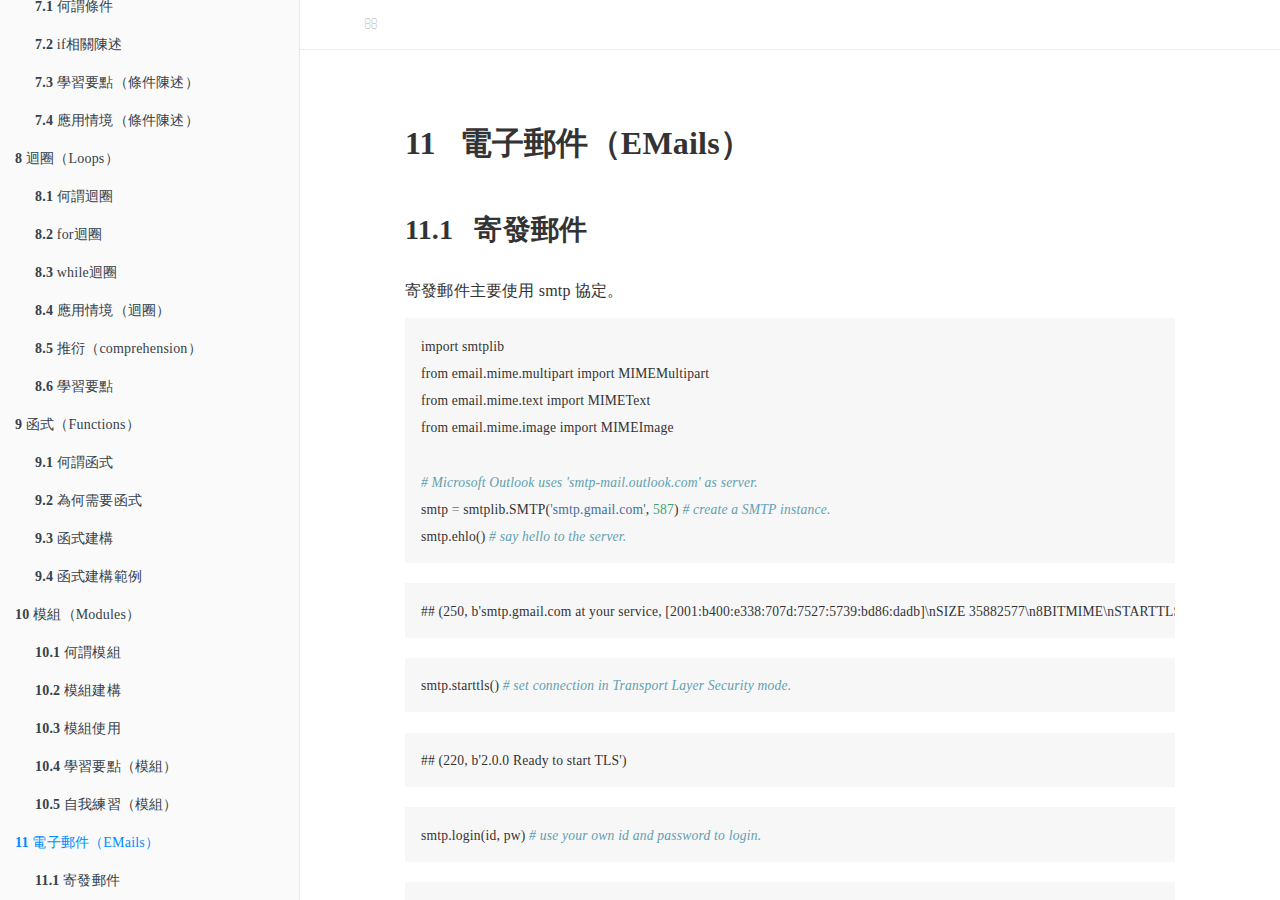
<file: docs/電子郵件emails.html>
<!DOCTYPE html>
<html lang="" xml:lang="">
<head>

  <meta charset="utf-8" />
  <meta http-equiv="X-UA-Compatible" content="IE=edge" />
  <title>11 電子郵件（EMails） | YiBaPython</title>
  <meta name="description" content="11 電子郵件（EMails） | YiBaPython" />
  <meta name="generator" content="bookdown 0.20 and GitBook 2.6.7" />

  <meta property="og:title" content="11 電子郵件（EMails） | YiBaPython" />
  <meta property="og:type" content="book" />
  
  
  
  

  <meta name="twitter:card" content="summary" />
  <meta name="twitter:title" content="11 電子郵件（EMails） | YiBaPython" />
  
  
  




  <meta name="viewport" content="width=device-width, initial-scale=1" />
  <meta name="apple-mobile-web-app-capable" content="yes" />
  <meta name="apple-mobile-web-app-status-bar-style" content="black" />
  
  
<link rel="prev" href="模組modules.html"/>

<script src="libs/jquery-2.2.3/jquery.min.js"></script>
<link href="libs/gitbook-2.6.7/css/style.css" rel="stylesheet" />
<link href="libs/gitbook-2.6.7/css/plugin-table.css" rel="stylesheet" />
<link href="libs/gitbook-2.6.7/css/plugin-bookdown.css" rel="stylesheet" />
<link href="libs/gitbook-2.6.7/css/plugin-highlight.css" rel="stylesheet" />
<link href="libs/gitbook-2.6.7/css/plugin-search.css" rel="stylesheet" />
<link href="libs/gitbook-2.6.7/css/plugin-fontsettings.css" rel="stylesheet" />
<link href="libs/gitbook-2.6.7/css/plugin-clipboard.css" rel="stylesheet" />









<script src="libs/accessible-code-block-0.0.1/empty-anchor.js"></script>


<style type="text/css">
code.sourceCode > span { display: inline-block; line-height: 1.25; }
code.sourceCode > span { color: inherit; text-decoration: inherit; }
code.sourceCode > span:empty { height: 1.2em; }
.sourceCode { overflow: visible; }
code.sourceCode { white-space: pre; position: relative; }
pre.sourceCode { margin: 0; }
@media screen {
div.sourceCode { overflow: auto; }
}
@media print {
code.sourceCode { white-space: pre-wrap; }
code.sourceCode > span { text-indent: -5em; padding-left: 5em; }
}
pre.numberSource code
  { counter-reset: source-line 0; }
pre.numberSource code > span
  { position: relative; left: -4em; counter-increment: source-line; }
pre.numberSource code > span > a:first-child::before
  { content: counter(source-line);
    position: relative; left: -1em; text-align: right; vertical-align: baseline;
    border: none; display: inline-block;
    -webkit-touch-callout: none; -webkit-user-select: none;
    -khtml-user-select: none; -moz-user-select: none;
    -ms-user-select: none; user-select: none;
    padding: 0 4px; width: 4em;
    color: #aaaaaa;
  }
pre.numberSource { margin-left: 3em; border-left: 1px solid #aaaaaa;  padding-left: 4px; }
div.sourceCode
  {   }
@media screen {
code.sourceCode > span > a:first-child::before { text-decoration: underline; }
}
code span.al { color: #ff0000; font-weight: bold; } /* Alert */
code span.an { color: #60a0b0; font-weight: bold; font-style: italic; } /* Annotation */
code span.at { color: #7d9029; } /* Attribute */
code span.bn { color: #40a070; } /* BaseN */
code span.bu { } /* BuiltIn */
code span.cf { color: #007020; font-weight: bold; } /* ControlFlow */
code span.ch { color: #4070a0; } /* Char */
code span.cn { color: #880000; } /* Constant */
code span.co { color: #60a0b0; font-style: italic; } /* Comment */
code span.cv { color: #60a0b0; font-weight: bold; font-style: italic; } /* CommentVar */
code span.do { color: #ba2121; font-style: italic; } /* Documentation */
code span.dt { color: #902000; } /* DataType */
code span.dv { color: #40a070; } /* DecVal */
code span.er { color: #ff0000; font-weight: bold; } /* Error */
code span.ex { } /* Extension */
code span.fl { color: #40a070; } /* Float */
code span.fu { color: #06287e; } /* Function */
code span.im { } /* Import */
code span.in { color: #60a0b0; font-weight: bold; font-style: italic; } /* Information */
code span.kw { color: #007020; font-weight: bold; } /* Keyword */
code span.op { color: #666666; } /* Operator */
code span.ot { color: #007020; } /* Other */
code span.pp { color: #bc7a00; } /* Preprocessor */
code span.sc { color: #4070a0; } /* SpecialChar */
code span.ss { color: #bb6688; } /* SpecialString */
code span.st { color: #4070a0; } /* String */
code span.va { color: #19177c; } /* Variable */
code span.vs { color: #4070a0; } /* VerbatimString */
code span.wa { color: #60a0b0; font-weight: bold; font-style: italic; } /* Warning */
</style>

<link rel="stylesheet" href="css\JhengHei.css" type="text/css" />
</head>

<body>



  <div class="book without-animation with-summary font-size-2 font-family-1" data-basepath=".">

    <div class="book-summary">
      <nav role="navigation">

<ul class="summary">
<li><a href="index.html#易爸親子共學python編程語言"><strong>《易爸親子共學Python編程語言》</strong></a></li>
<li class="chapter" data-level="1" data-path="anaconda發行.html"><a href="anaconda發行.html"><i class="fa fa-check"></i><b>1</b> Anaconda發行</a><ul>
<li class="chapter" data-level="1.1" data-path="anaconda發行.html"><a href="anaconda發行.html#何謂anaconda"><i class="fa fa-check"></i><b>1.1</b> 何謂Anaconda</a></li>
<li class="chapter" data-level="1.2" data-path="anaconda發行.html"><a href="anaconda發行.html#anaconda安裝"><i class="fa fa-check"></i><b>1.2</b> Anaconda安裝</a></li>
<li class="chapter" data-level="1.3" data-path="anaconda發行.html"><a href="anaconda發行.html#jupyter"><i class="fa fa-check"></i><b>1.3</b> Jupyter</a><ul>
<li class="chapter" data-level="1.3.1" data-path="anaconda發行.html"><a href="anaconda發行.html#何謂jupyter"><i class="fa fa-check"></i><b>1.3.1</b> 何謂Jupyter</a></li>
<li class="chapter" data-level="1.3.2" data-path="anaconda發行.html"><a href="anaconda發行.html#開啟jupyter"><i class="fa fa-check"></i><b>1.3.2</b> 開啟Jupyter</a></li>
<li class="chapter" data-level="1.3.3" data-path="anaconda發行.html"><a href="anaconda發行.html#jupyter教學"><i class="fa fa-check"></i><b>1.3.3</b> Jupyter教學</a></li>
</ul></li>
<li class="chapter" data-level="1.4" data-path="anaconda發行.html"><a href="anaconda發行.html#spyder"><i class="fa fa-check"></i><b>1.4</b> Spyder</a><ul>
<li class="chapter" data-level="1.4.1" data-path="anaconda發行.html"><a href="anaconda發行.html#何謂spyder"><i class="fa fa-check"></i><b>1.4.1</b> 何謂Spyder</a></li>
<li class="chapter" data-level="1.4.2" data-path="anaconda發行.html"><a href="anaconda發行.html#開啟spyder"><i class="fa fa-check"></i><b>1.4.2</b> 開啟Spyder</a></li>
<li class="chapter" data-level="1.4.3" data-path="anaconda發行.html"><a href="anaconda發行.html#spyder教學"><i class="fa fa-check"></i><b>1.4.3</b> Spyder教學</a></li>
</ul></li>
<li class="chapter" data-level="1.5" data-path="anaconda發行.html"><a href="anaconda發行.html#學習要點anaconda發行"><i class="fa fa-check"></i><b>1.5</b> 學習要點（Anaconda發行）</a></li>
<li class="chapter" data-level="1.6" data-path="anaconda發行.html"><a href="anaconda發行.html#自我練習anaconda發行"><i class="fa fa-check"></i><b>1.6</b> 自我練習（Anaconda發行）</a></li>
</ul></li>
<li class="chapter" data-level="2" data-path="哈囉世界hello-world.html"><a href="哈囉世界hello-world.html"><i class="fa fa-check"></i><b>2</b> 哈囉，世界！（Hello, World!）</a><ul>
<li class="chapter" data-level="2.1" data-path="哈囉世界hello-world.html"><a href="哈囉世界hello-world.html#何謂字串"><i class="fa fa-check"></i><b>2.1</b> 何謂字串</a></li>
<li class="chapter" data-level="2.2" data-path="哈囉世界hello-world.html"><a href="哈囉世界hello-world.html#列出字串"><i class="fa fa-check"></i><b>2.2</b> 列出字串</a></li>
<li class="chapter" data-level="2.3" data-path="哈囉世界hello-world.html"><a href="哈囉世界hello-world.html#何謂註解"><i class="fa fa-check"></i><b>2.3</b> 何謂註解</a></li>
<li class="chapter" data-level="2.4" data-path="哈囉世界hello-world.html"><a href="哈囉世界hello-world.html#加上註解"><i class="fa fa-check"></i><b>2.4</b> 加上註解</a></li>
<li class="chapter" data-level="2.5" data-path="哈囉世界hello-world.html"><a href="哈囉世界hello-world.html#尋找幫助"><i class="fa fa-check"></i><b>2.5</b> 尋找幫助</a></li>
<li class="chapter" data-level="2.6" data-path="哈囉世界hello-world.html"><a href="哈囉世界hello-world.html#學習要點哈囉世界"><i class="fa fa-check"></i><b>2.6</b> 學習要點（哈囉，世界！）</a></li>
<li class="chapter" data-level="2.7" data-path="哈囉世界hello-world.html"><a href="哈囉世界hello-world.html#自我練習哈囉世界"><i class="fa fa-check"></i><b>2.7</b> 自我練習（哈囉，世界！）</a></li>
</ul></li>
<li class="chapter" data-level="3" data-path="基本數據型別basic-data-types.html"><a href="基本數據型別basic-data-types.html"><i class="fa fa-check"></i><b>3</b> 基本數據型別（Basic Data Types）</a><ul>
<li class="chapter" data-level="3.1" data-path="基本數據型別basic-data-types.html"><a href="基本數據型別basic-data-types.html#整數integer"><i class="fa fa-check"></i><b>3.1</b> 整數（integer）</a><ul>
<li class="chapter" data-level="3.1.1" data-path="基本數據型別basic-data-types.html"><a href="基本數據型別basic-data-types.html#列出整數"><i class="fa fa-check"></i><b>3.1.1</b> 列出整數</a></li>
<li class="chapter" data-level="3.1.2" data-path="基本數據型別basic-data-types.html"><a href="基本數據型別basic-data-types.html#何謂數據型別"><i class="fa fa-check"></i><b>3.1.2</b> 何謂數據型別</a></li>
<li class="chapter" data-level="3.1.3" data-path="基本數據型別basic-data-types.html"><a href="基本數據型別basic-data-types.html#算術運算子arithmetic-operator"><i class="fa fa-check"></i><b>3.1.3</b> 算術運算子（arithmetic operator）</a></li>
<li class="chapter" data-level="3.1.4" data-path="基本數據型別basic-data-types.html"><a href="基本數據型別basic-data-types.html#整數運算"><i class="fa fa-check"></i><b>3.1.4</b> 整數運算</a></li>
<li class="chapter" data-level="3.1.5" data-path="基本數據型別basic-data-types.html"><a href="基本數據型別basic-data-types.html#自我練習整數算數運算"><i class="fa fa-check"></i><b>3.1.5</b> 自我練習（整數算數運算）</a></li>
</ul></li>
<li class="chapter" data-level="3.2" data-path="基本數據型別basic-data-types.html"><a href="基本數據型別basic-data-types.html#浮點floating-point"><i class="fa fa-check"></i><b>3.2</b> 浮點（floating point）</a><ul>
<li class="chapter" data-level="3.2.1" data-path="基本數據型別basic-data-types.html"><a href="基本數據型別basic-data-types.html#浮點運算"><i class="fa fa-check"></i><b>3.2.1</b> 浮點運算</a></li>
<li class="chapter" data-level="3.2.2" data-path="基本數據型別basic-data-types.html"><a href="基本數據型別basic-data-types.html#型別轉換整數浮點"><i class="fa fa-check"></i><b>3.2.2</b> 型別轉換（整數、浮點）</a></li>
<li class="chapter" data-level="3.2.3" data-path="基本數據型別basic-data-types.html"><a href="基本數據型別basic-data-types.html#自我練習整數浮點算數運算型別轉換"><i class="fa fa-check"></i><b>3.2.3</b> 自我練習（整數浮點算數運算、型別轉換）</a></li>
</ul></li>
<li class="chapter" data-level="3.3" data-path="基本數據型別basic-data-types.html"><a href="基本數據型別basic-data-types.html#複數complex"><i class="fa fa-check"></i><b>3.3</b> 複數（complex）</a></li>
<li class="chapter" data-level="3.4" data-path="基本數據型別basic-data-types.html"><a href="基本數據型別basic-data-types.html#布林boolean"><i class="fa fa-check"></i><b>3.4</b> 布林（boolean）</a><ul>
<li class="chapter" data-level="3.4.1" data-path="基本數據型別basic-data-types.html"><a href="基本數據型別basic-data-types.html#比較運算子comparison-operator"><i class="fa fa-check"></i><b>3.4.1</b> 比較運算子（comparison operator）</a></li>
<li class="chapter" data-level="3.4.2" data-path="基本數據型別basic-data-types.html"><a href="基本數據型別basic-data-types.html#邏輯運算子logical-operator"><i class="fa fa-check"></i><b>3.4.2</b> 邏輯運算子（logical operator）</a></li>
<li class="chapter" data-level="3.4.3" data-path="基本數據型別basic-data-types.html"><a href="基本數據型別basic-data-types.html#運算先後順序"><i class="fa fa-check"></i><b>3.4.3</b> 運算先後順序</a></li>
<li class="chapter" data-level="3.4.4" data-path="基本數據型別basic-data-types.html"><a href="基本數據型別basic-data-types.html#型別轉換布林整數浮點"><i class="fa fa-check"></i><b>3.4.4</b> 型別轉換（布林、整數、浮點）</a></li>
<li class="chapter" data-level="3.4.5" data-path="基本數據型別basic-data-types.html"><a href="基本數據型別basic-data-types.html#自我練習比較運算邏輯運算型別轉換"><i class="fa fa-check"></i><b>3.4.5</b> 自我練習（比較運算、邏輯運算、型別轉換）</a></li>
</ul></li>
<li class="chapter" data-level="3.5" data-path="基本數據型別basic-data-types.html"><a href="基本數據型別basic-data-types.html#字串string"><i class="fa fa-check"></i><b>3.5</b> 字串（string）</a><ul>
<li class="chapter" data-level="3.5.1" data-path="基本數據型別basic-data-types.html"><a href="基本數據型別basic-data-types.html#字串運算"><i class="fa fa-check"></i><b>3.5.1</b> 字串運算</a></li>
<li class="chapter" data-level="3.5.2" data-path="基本數據型別basic-data-types.html"><a href="基本數據型別basic-data-types.html#型別轉換字串整數浮點"><i class="fa fa-check"></i><b>3.5.2</b> 型別轉換（字串、整數、浮點）</a></li>
<li class="chapter" data-level="3.5.3" data-path="基本數據型別basic-data-types.html"><a href="基本數據型別basic-data-types.html#自我練習混合四種型別三種運算四種型別轉換調整運算執行順序"><i class="fa fa-check"></i><b>3.5.3</b> 自我練習（混合四種型別三種運算、四種型別轉換、調整運算執行順序）</a></li>
<li class="chapter" data-level="3.5.4" data-path="基本數據型別basic-data-types.html"><a href="基本數據型別basic-data-types.html#字串方法"><i class="fa fa-check"></i><b>3.5.4</b> 字串方法</a></li>
<li class="chapter" data-level="3.5.5" data-path="基本數據型別basic-data-types.html"><a href="基本數據型別basic-data-types.html#自我練習字串方法"><i class="fa fa-check"></i><b>3.5.5</b> 自我練習（字串方法）</a></li>
</ul></li>
<li class="chapter" data-level="3.6" data-path="基本數據型別basic-data-types.html"><a href="基本數據型別basic-data-types.html#學習要點基本數據型別"><i class="fa fa-check"></i><b>3.6</b> 學習要點（基本數據型別）</a></li>
<li class="chapter" data-level="3.7" data-path="基本數據型別basic-data-types.html"><a href="基本數據型別basic-data-types.html#應用情境基本數據型別"><i class="fa fa-check"></i><b>3.7</b> 應用情境（基本數據型別）</a></li>
<li class="chapter" data-level="3.8" data-path="基本數據型別basic-data-types.html"><a href="基本數據型別basic-data-types.html#尋找幫助基本數據型別"><i class="fa fa-check"></i><b>3.8</b> 尋找幫助（基本數據型別）</a></li>
</ul></li>
<li class="chapter" data-level="4" data-path="變項variables.html"><a href="變項variables.html"><i class="fa fa-check"></i><b>4</b> 變項（Variables）</a><ul>
<li class="chapter" data-level="4.1" data-path="變項variables.html"><a href="變項variables.html#何謂變項"><i class="fa fa-check"></i><b>4.1</b> 何謂變項</a></li>
<li class="chapter" data-level="4.2" data-path="變項variables.html"><a href="變項variables.html#為何要用變項"><i class="fa fa-check"></i><b>4.2</b> 為何要用變項</a></li>
<li class="chapter" data-level="4.3" data-path="變項variables.html"><a href="變項variables.html#指派注意事項"><i class="fa fa-check"></i><b>4.3</b> 指派注意事項</a></li>
<li class="chapter" data-level="4.4" data-path="變項variables.html"><a href="變項variables.html#變項命名規則"><i class="fa fa-check"></i><b>4.4</b> 變項命名規則</a></li>
<li class="chapter" data-level="4.5" data-path="變項variables.html"><a href="變項variables.html#學習要點變項"><i class="fa fa-check"></i><b>4.5</b> 學習要點（變項）</a></li>
<li class="chapter" data-level="4.6" data-path="變項variables.html"><a href="變項variables.html#自我練習變項"><i class="fa fa-check"></i><b>4.6</b> 自我練習（變項）</a></li>
</ul></li>
<li class="chapter" data-level="5" data-path="基本彙集型別basic-collection-types.html"><a href="基本彙集型別basic-collection-types.html"><i class="fa fa-check"></i><b>5</b> 基本彙集型別（Basic Collection Types）</a><ul>
<li class="chapter" data-level="5.1" data-path="基本彙集型別basic-collection-types.html"><a href="基本彙集型別basic-collection-types.html#元組tuple"><i class="fa fa-check"></i><b>5.1</b> 元組（tuple）</a><ul>
<li class="chapter" data-level="5.1.1" data-path="基本彙集型別basic-collection-types.html"><a href="基本彙集型別basic-collection-types.html#元組建構"><i class="fa fa-check"></i><b>5.1.1</b> 元組建構</a></li>
<li class="chapter" data-level="5.1.2" data-path="基本彙集型別basic-collection-types.html"><a href="基本彙集型別basic-collection-types.html#元組索引"><i class="fa fa-check"></i><b>5.1.2</b> 元組索引</a><ul>
<li class="chapter" data-level="5.1.2.1" data-path="基本彙集型別basic-collection-types.html"><a href="基本彙集型別basic-collection-types.html#零基索引zero-based-indexing"><i class="fa fa-check"></i><b>5.1.2.1</b> 零基索引（zero-based indexing）</a></li>
<li class="chapter" data-level="5.1.2.2" data-path="基本彙集型別basic-collection-types.html"><a href="基本彙集型別basic-collection-types.html#負值索引"><i class="fa fa-check"></i><b>5.1.2.2</b> 負值索引</a></li>
<li class="chapter" data-level="5.1.2.3" data-path="基本彙集型別basic-collection-types.html"><a href="基本彙集型別basic-collection-types.html#範圍索引"><i class="fa fa-check"></i><b>5.1.2.3</b> 範圍索引</a></li>
</ul></li>
<li class="chapter" data-level="5.1.3" data-path="基本彙集型別basic-collection-types.html"><a href="基本彙集型別basic-collection-types.html#元組算術運算"><i class="fa fa-check"></i><b>5.1.3</b> 元組算術運算</a></li>
<li class="chapter" data-level="5.1.4" data-path="基本彙集型別basic-collection-types.html"><a href="基本彙集型別basic-collection-types.html#元組常用函式"><i class="fa fa-check"></i><b>5.1.4</b> 元組常用函式</a></li>
<li class="chapter" data-level="5.1.5" data-path="基本彙集型別basic-collection-types.html"><a href="基本彙集型別basic-collection-types.html#元組常用方法"><i class="fa fa-check"></i><b>5.1.5</b> 元組常用方法</a></li>
<li class="chapter" data-level="5.1.6" data-path="基本彙集型別basic-collection-types.html"><a href="基本彙集型別basic-collection-types.html#自我練習元組"><i class="fa fa-check"></i><b>5.1.6</b> 自我練習（元組）</a></li>
</ul></li>
<li class="chapter" data-level="5.2" data-path="基本彙集型別basic-collection-types.html"><a href="基本彙集型別basic-collection-types.html#串列list"><i class="fa fa-check"></i><b>5.2</b> 串列（list）</a><ul>
<li class="chapter" data-level="5.2.1" data-path="基本彙集型別basic-collection-types.html"><a href="基本彙集型別basic-collection-types.html#串列建構"><i class="fa fa-check"></i><b>5.2.1</b> 串列建構</a></li>
<li class="chapter" data-level="5.2.2" data-path="基本彙集型別basic-collection-types.html"><a href="基本彙集型別basic-collection-types.html#串列索引"><i class="fa fa-check"></i><b>5.2.2</b> 串列索引</a></li>
<li class="chapter" data-level="5.2.3" data-path="基本彙集型別basic-collection-types.html"><a href="基本彙集型別basic-collection-types.html#串列算術運算常用函式常用方法"><i class="fa fa-check"></i><b>5.2.3</b> 串列算術運算、常用函式、常用方法</a></li>
<li class="chapter" data-level="5.2.4" data-path="基本彙集型別basic-collection-types.html"><a href="基本彙集型別basic-collection-types.html#物件可變與否"><i class="fa fa-check"></i><b>5.2.4</b> 物件可變與否</a></li>
<li class="chapter" data-level="5.2.5" data-path="基本彙集型別basic-collection-types.html"><a href="基本彙集型別basic-collection-types.html#串列可用方法"><i class="fa fa-check"></i><b>5.2.5</b> 串列可用方法</a></li>
<li class="chapter" data-level="5.2.6" data-path="基本彙集型別basic-collection-types.html"><a href="基本彙集型別basic-collection-types.html#學習要點可索引的物件"><i class="fa fa-check"></i><b>5.2.6</b> 學習要點（可索引的物件）</a></li>
<li class="chapter" data-level="5.2.7" data-path="基本彙集型別basic-collection-types.html"><a href="基本彙集型別basic-collection-types.html#自我練習串列"><i class="fa fa-check"></i><b>5.2.7</b> 自我練習（串列）</a></li>
</ul></li>
<li class="chapter" data-level="5.3" data-path="基本彙集型別basic-collection-types.html"><a href="基本彙集型別basic-collection-types.html#集合set"><i class="fa fa-check"></i><b>5.3</b> 集合（set）</a><ul>
<li class="chapter" data-level="5.3.1" data-path="基本彙集型別basic-collection-types.html"><a href="基本彙集型別basic-collection-types.html#集合建構"><i class="fa fa-check"></i><b>5.3.1</b> 集合建構</a></li>
<li class="chapter" data-level="5.3.2" data-path="基本彙集型別basic-collection-types.html"><a href="基本彙集型別basic-collection-types.html#集合方法"><i class="fa fa-check"></i><b>5.3.2</b> 集合方法</a></li>
<li class="chapter" data-level="5.3.3" data-path="基本彙集型別basic-collection-types.html"><a href="基本彙集型別basic-collection-types.html#自我練習集合"><i class="fa fa-check"></i><b>5.3.3</b> 自我練習（集合）</a></li>
</ul></li>
<li class="chapter" data-level="5.4" data-path="基本彙集型別basic-collection-types.html"><a href="基本彙集型別basic-collection-types.html#字典dictionary"><i class="fa fa-check"></i><b>5.4</b> 字典（dictionary）</a><ul>
<li class="chapter" data-level="5.4.1" data-path="基本彙集型別basic-collection-types.html"><a href="基本彙集型別basic-collection-types.html#字典建構"><i class="fa fa-check"></i><b>5.4.1</b> 字典建構</a></li>
<li class="chapter" data-level="5.4.2" data-path="基本彙集型別basic-collection-types.html"><a href="基本彙集型別basic-collection-types.html#字典索引"><i class="fa fa-check"></i><b>5.4.2</b> 字典索引</a></li>
<li class="chapter" data-level="5.4.3" data-path="基本彙集型別basic-collection-types.html"><a href="基本彙集型別basic-collection-types.html#字典方法"><i class="fa fa-check"></i><b>5.4.3</b> 字典方法</a></li>
<li class="chapter" data-level="5.4.4" data-path="基本彙集型別basic-collection-types.html"><a href="基本彙集型別basic-collection-types.html#學習要點型別索引有序可變"><i class="fa fa-check"></i><b>5.4.4</b> 學習要點（型別、索引、有序、可變）</a></li>
<li class="chapter" data-level="5.4.5" data-path="基本彙集型別basic-collection-types.html"><a href="基本彙集型別basic-collection-types.html#自我練習字典"><i class="fa fa-check"></i><b>5.4.5</b> 自我練習（字典）</a></li>
</ul></li>
<li class="chapter" data-level="5.5" data-path="基本彙集型別basic-collection-types.html"><a href="基本彙集型別basic-collection-types.html#巢式彙集nested-collection"><i class="fa fa-check"></i><b>5.5</b> 巢式彙集（nested collection）</a><ul>
<li class="chapter" data-level="5.5.1" data-path="基本彙集型別basic-collection-types.html"><a href="基本彙集型別basic-collection-types.html#巢式彙集建構"><i class="fa fa-check"></i><b>5.5.1</b> 巢式彙集建構</a></li>
<li class="chapter" data-level="5.5.2" data-path="基本彙集型別basic-collection-types.html"><a href="基本彙集型別basic-collection-types.html#自我練習巢式彙集"><i class="fa fa-check"></i><b>5.5.2</b> 自我練習（巢式彙集）</a></li>
</ul></li>
</ul></li>
<li class="chapter" data-level="6" data-path="序列型別sequence-types.html"><a href="序列型別sequence-types.html"><i class="fa fa-check"></i><b>6</b> 序列型別（Sequence Types）</a><ul>
<li class="chapter" data-level="6.1" data-path="序列型別sequence-types.html"><a href="序列型別sequence-types.html#範圍range"><i class="fa fa-check"></i><b>6.1</b> 範圍（range）</a><ul>
<li class="chapter" data-level="6.1.1" data-path="序列型別sequence-types.html"><a href="序列型別sequence-types.html#範圍建構"><i class="fa fa-check"></i><b>6.1.1</b> 範圍建構</a></li>
<li class="chapter" data-level="6.1.2" data-path="序列型別sequence-types.html"><a href="序列型別sequence-types.html#範圍用途"><i class="fa fa-check"></i><b>6.1.2</b> 範圍用途</a></li>
</ul></li>
<li class="chapter" data-level="6.2" data-path="序列型別sequence-types.html"><a href="序列型別sequence-types.html#字串string-sequence"><i class="fa fa-check"></i><b>6.2</b> 字串（string, sequence）</a><ul>
<li class="chapter" data-level="6.2.1" data-path="序列型別sequence-types.html"><a href="序列型別sequence-types.html#字串格式"><i class="fa fa-check"></i><b>6.2.1</b> 字串格式</a></li>
<li class="chapter" data-level="6.2.2" data-path="序列型別sequence-types.html"><a href="序列型別sequence-types.html#字串輸入"><i class="fa fa-check"></i><b>6.2.2</b> 字串輸入</a></li>
<li class="chapter" data-level="6.2.3" data-path="序列型別sequence-types.html"><a href="序列型別sequence-types.html#字串的分拆和結合"><i class="fa fa-check"></i><b>6.2.3</b> 字串的分拆和結合</a></li>
</ul></li>
<li class="chapter" data-level="6.3" data-path="序列型別sequence-types.html"><a href="序列型別sequence-types.html#查找變項型別及其方法"><i class="fa fa-check"></i><b>6.3</b> 查找變項型別及其方法</a></li>
<li class="chapter" data-level="6.4" data-path="序列型別sequence-types.html"><a href="序列型別sequence-types.html#學習要點序列型別"><i class="fa fa-check"></i><b>6.4</b> 學習要點（序列型別）</a></li>
<li class="chapter" data-level="6.5" data-path="序列型別sequence-types.html"><a href="序列型別sequence-types.html#自我練習序列型別"><i class="fa fa-check"></i><b>6.5</b> 自我練習（序列型別）</a></li>
</ul></li>
<li class="chapter" data-level="7" data-path="條件陳述conditional-statements.html"><a href="條件陳述conditional-statements.html"><i class="fa fa-check"></i><b>7</b> 條件陳述（Conditional Statements）</a><ul>
<li class="chapter" data-level="7.1" data-path="條件陳述conditional-statements.html"><a href="條件陳述conditional-statements.html#何謂條件"><i class="fa fa-check"></i><b>7.1</b> 何謂條件</a></li>
<li class="chapter" data-level="7.2" data-path="條件陳述conditional-statements.html"><a href="條件陳述conditional-statements.html#if相關陳述"><i class="fa fa-check"></i><b>7.2</b> if相關陳述</a><ul>
<li class="chapter" data-level="7.2.1" data-path="條件陳述conditional-statements.html"><a href="條件陳述conditional-statements.html#if-陳述"><i class="fa fa-check"></i><b>7.2.1</b> if… 陳述</a></li>
<li class="chapter" data-level="7.2.2" data-path="條件陳述conditional-statements.html"><a href="條件陳述conditional-statements.html#if-else-陳述"><i class="fa fa-check"></i><b>7.2.2</b> if… else… 陳述</a></li>
<li class="chapter" data-level="7.2.3" data-path="條件陳述conditional-statements.html"><a href="條件陳述conditional-statements.html#if-elif-else-陳述"><i class="fa fa-check"></i><b>7.2.3</b> if… elif… else… 陳述</a></li>
</ul></li>
<li class="chapter" data-level="7.3" data-path="條件陳述conditional-statements.html"><a href="條件陳述conditional-statements.html#學習要點條件陳述"><i class="fa fa-check"></i><b>7.3</b> 學習要點（條件陳述）</a></li>
<li class="chapter" data-level="7.4" data-path="條件陳述conditional-statements.html"><a href="條件陳述conditional-statements.html#應用情境條件陳述"><i class="fa fa-check"></i><b>7.4</b> 應用情境（條件陳述）</a></li>
</ul></li>
<li class="chapter" data-level="8" data-path="迴圈loops.html"><a href="迴圈loops.html"><i class="fa fa-check"></i><b>8</b> 迴圈（Loops）</a><ul>
<li class="chapter" data-level="8.1" data-path="迴圈loops.html"><a href="迴圈loops.html#何謂迴圈"><i class="fa fa-check"></i><b>8.1</b> 何謂迴圈</a></li>
<li class="chapter" data-level="8.2" data-path="迴圈loops.html"><a href="迴圈loops.html#for迴圈"><i class="fa fa-check"></i><b>8.2</b> for迴圈</a><ul>
<li class="chapter" data-level="8.2.1" data-path="迴圈loops.html"><a href="迴圈loops.html#for-陳述"><i class="fa fa-check"></i><b>8.2.1</b> for… 陳述</a></li>
<li class="chapter" data-level="8.2.2" data-path="迴圈loops.html"><a href="迴圈loops.html#for-if-break-陳述"><i class="fa fa-check"></i><b>8.2.2</b> for… if… break 陳述</a></li>
<li class="chapter" data-level="8.2.3" data-path="迴圈loops.html"><a href="迴圈loops.html#for-if-continue-陳述"><i class="fa fa-check"></i><b>8.2.3</b> for… if… continue 陳述</a></li>
</ul></li>
<li class="chapter" data-level="8.3" data-path="迴圈loops.html"><a href="迴圈loops.html#while迴圈"><i class="fa fa-check"></i><b>8.3</b> while迴圈</a><ul>
<li class="chapter" data-level="8.3.1" data-path="迴圈loops.html"><a href="迴圈loops.html#while-陳述"><i class="fa fa-check"></i><b>8.3.1</b> while… 陳述</a></li>
<li class="chapter" data-level="8.3.2" data-path="迴圈loops.html"><a href="迴圈loops.html#while-if-break-陳述"><i class="fa fa-check"></i><b>8.3.2</b> while… if… break 陳述</a></li>
<li class="chapter" data-level="8.3.3" data-path="迴圈loops.html"><a href="迴圈loops.html#while-if-continue-陳述"><i class="fa fa-check"></i><b>8.3.3</b> while… if… continue 陳述</a></li>
</ul></li>
<li class="chapter" data-level="8.4" data-path="迴圈loops.html"><a href="迴圈loops.html#應用情境迴圈"><i class="fa fa-check"></i><b>8.4</b> 應用情境（迴圈）</a></li>
<li class="chapter" data-level="8.5" data-path="迴圈loops.html"><a href="迴圈loops.html#推衍comprehension"><i class="fa fa-check"></i><b>8.5</b> 推衍（comprehension）</a><ul>
<li class="chapter" data-level="8.5.1" data-path="迴圈loops.html"><a href="迴圈loops.html#串列推衍list-comprehension"><i class="fa fa-check"></i><b>8.5.1</b> 串列推衍（list comprehension）</a></li>
<li class="chapter" data-level="8.5.2" data-path="迴圈loops.html"><a href="迴圈loops.html#字典推衍dictionary-comprehension"><i class="fa fa-check"></i><b>8.5.2</b> 字典推衍（dictionary comprehension）</a></li>
</ul></li>
<li class="chapter" data-level="8.6" data-path="迴圈loops.html"><a href="迴圈loops.html#學習要點"><i class="fa fa-check"></i><b>8.6</b> 學習要點</a></li>
</ul></li>
<li class="chapter" data-level="9" data-path="函式functions.html"><a href="函式functions.html"><i class="fa fa-check"></i><b>9</b> 函式（Functions）</a><ul>
<li class="chapter" data-level="9.1" data-path="函式functions.html"><a href="函式functions.html#何謂函式"><i class="fa fa-check"></i><b>9.1</b> 何謂函式</a></li>
<li class="chapter" data-level="9.2" data-path="函式functions.html"><a href="函式functions.html#為何需要函式"><i class="fa fa-check"></i><b>9.2</b> 為何需要函式</a></li>
<li class="chapter" data-level="9.3" data-path="函式functions.html"><a href="函式functions.html#函式建構"><i class="fa fa-check"></i><b>9.3</b> 函式建構</a><ul>
<li class="chapter" data-level="9.3.1" data-path="函式functions.html"><a href="函式functions.html#無輸入值"><i class="fa fa-check"></i><b>9.3.1</b> 無輸入值</a></li>
<li class="chapter" data-level="9.3.2" data-path="函式functions.html"><a href="函式functions.html#有輸入值但無輸入預設值"><i class="fa fa-check"></i><b>9.3.2</b> 有輸入值，但無輸入預設值</a></li>
<li class="chapter" data-level="9.3.3" data-path="函式functions.html"><a href="函式functions.html#有輸入值也有輸入預設值"><i class="fa fa-check"></i><b>9.3.3</b> 有輸入值，也有輸入預設值</a></li>
</ul></li>
<li class="chapter" data-level="9.4" data-path="函式functions.html"><a href="函式functions.html#函式建構範例"><i class="fa fa-check"></i><b>9.4</b> 函式建構範例</a></li>
</ul></li>
<li class="chapter" data-level="10" data-path="模組modules.html"><a href="模組modules.html"><i class="fa fa-check"></i><b>10</b> 模組（Modules）</a><ul>
<li class="chapter" data-level="10.1" data-path="模組modules.html"><a href="模組modules.html#何謂模組"><i class="fa fa-check"></i><b>10.1</b> 何謂模組</a></li>
<li class="chapter" data-level="10.2" data-path="模組modules.html"><a href="模組modules.html#模組建構"><i class="fa fa-check"></i><b>10.2</b> 模組建構</a></li>
<li class="chapter" data-level="10.3" data-path="模組modules.html"><a href="模組modules.html#模組使用"><i class="fa fa-check"></i><b>10.3</b> 模組使用</a></li>
<li class="chapter" data-level="10.4" data-path="模組modules.html"><a href="模組modules.html#學習要點模組"><i class="fa fa-check"></i><b>10.4</b> 學習要點（模組）</a></li>
<li class="chapter" data-level="10.5" data-path="模組modules.html"><a href="模組modules.html#自我練習模組"><i class="fa fa-check"></i><b>10.5</b> 自我練習（模組）</a></li>
</ul></li>
<li class="chapter" data-level="11" data-path="電子郵件emails.html"><a href="電子郵件emails.html"><i class="fa fa-check"></i><b>11</b> 電子郵件（EMails）</a><ul>
<li class="chapter" data-level="11.1" data-path="電子郵件emails.html"><a href="電子郵件emails.html#寄發郵件"><i class="fa fa-check"></i><b>11.1</b> 寄發郵件</a></li>
</ul></li>
</ul>

      </nav>
    </div>

    <div class="book-body">
      <div class="body-inner">
        <div class="book-header" role="navigation">
          <h1>
            <i class="fa fa-circle-o-notch fa-spin"></i><a href="./">YiBaPython</a>
          </h1>
        </div>

        <div class="page-wrapper" tabindex="-1" role="main">
          <div class="page-inner">

            <section class="normal" id="section-">
<div id="電子郵件emails" class="section level1">
<h1><span class="header-section-number">11</span> 電子郵件（EMails）</h1>
<div id="寄發郵件" class="section level2">
<h2><span class="header-section-number">11.1</span> 寄發郵件</h2>
<p>寄發郵件主要使用 smtp 協定。</p>
<div class="sourceCode" id="cb502"><pre class="sourceCode python"><code class="sourceCode python"><span id="cb502-1"><a href="電子郵件emails.html#cb502-1"></a><span class="im">import</span> smtplib </span>
<span id="cb502-2"><a href="電子郵件emails.html#cb502-2"></a><span class="im">from</span> email.mime.multipart <span class="im">import</span> MIMEMultipart</span>
<span id="cb502-3"><a href="電子郵件emails.html#cb502-3"></a><span class="im">from</span> email.mime.text <span class="im">import</span> MIMEText</span>
<span id="cb502-4"><a href="電子郵件emails.html#cb502-4"></a><span class="im">from</span> email.mime.image <span class="im">import</span> MIMEImage</span>
<span id="cb502-5"><a href="電子郵件emails.html#cb502-5"></a></span>
<span id="cb502-6"><a href="電子郵件emails.html#cb502-6"></a><span class="co"># Microsoft Outlook uses &#39;smtp-mail.outlook.com&#39; as server.</span></span>
<span id="cb502-7"><a href="電子郵件emails.html#cb502-7"></a>smtp <span class="op">=</span> smtplib.SMTP(<span class="st">&#39;smtp.gmail.com&#39;</span>, <span class="dv">587</span>) <span class="co"># create a SMTP instance.</span></span>
<span id="cb502-8"><a href="電子郵件emails.html#cb502-8"></a>smtp.ehlo() <span class="co"># say hello to the server.</span></span></code></pre></div>
<pre><code>## (250, b&#39;smtp.gmail.com at your service, [2001:b400:e338:707d:7527:5739:bd86:dadb]\nSIZE 35882577\n8BITMIME\nSTARTTLS\nENHANCEDSTATUSCODES\nPIPELINING\nCHUNKING\nSMTPUTF8&#39;)</code></pre>
<div class="sourceCode" id="cb504"><pre class="sourceCode python"><code class="sourceCode python"><span id="cb504-1"><a href="電子郵件emails.html#cb504-1"></a>smtp.starttls() <span class="co"># set connection in Transport Layer Security mode.</span></span></code></pre></div>
<pre><code>## (220, b&#39;2.0.0 Ready to start TLS&#39;)</code></pre>
<div class="sourceCode" id="cb506"><pre class="sourceCode python"><code class="sourceCode python"><span id="cb506-1"><a href="電子郵件emails.html#cb506-1"></a>smtp.login(<span class="bu">id</span>, pw) <span class="co"># use your own id and password to login.</span></span></code></pre></div>
<pre><code>## Error in py_call_impl(callable, dots$args, dots$keywords): SMTPAuthenticationError: (535, b&#39;5.7.8 Username and Password not accepted. Learn more at\n5.7.8  https://support.google.com/mail/?p=BadCredentials x5sm2601625pfj.1 - gsmtp&#39;)
## 
## Detailed traceback: 
##   File &quot;&lt;string&gt;&quot;, line 1, in &lt;module&gt;
##   File &quot;D:\Program_Files\Anaconda3\lib\smtplib.py&quot;, line 730, in login
##     raise last_exception
##   File &quot;D:\Program_Files\Anaconda3\lib\smtplib.py&quot;, line 721, in login
##     initial_response_ok=initial_response_ok)
##   File &quot;D:\Program_Files\Anaconda3\lib\smtplib.py&quot;, line 642, in auth
##     raise SMTPAuthenticationError(code, resp)</code></pre>
<p>準備郵件內容。</p>
<div class="sourceCode" id="cb508"><pre class="sourceCode python"><code class="sourceCode python"><span id="cb508-1"><a href="電子郵件emails.html#cb508-1"></a>msg <span class="op">=</span> MIMEMultipart(<span class="st">&#39;alternative&#39;</span>) </span>
<span id="cb508-2"><a href="電子郵件emails.html#cb508-2"></a>msg[<span class="st">&#39;From&#39;</span>] <span class="op">=</span> <span class="st">&#39;no.id@m2k.com.tw&#39;</span></span>
<span id="cb508-3"><a href="電子郵件emails.html#cb508-3"></a>msg[<span class="st">&#39;To&#39;</span>] <span class="op">=</span> <span class="st">&#39;un.known@m2k.com.tw&#39;</span></span>
<span id="cb508-4"><a href="電子郵件emails.html#cb508-4"></a>msg[<span class="st">&#39;Cc&#39;</span>] <span class="op">=</span> <span class="st">&#39;fake.user@m2k.com.tw&#39;</span></span>
<span id="cb508-5"><a href="電子郵件emails.html#cb508-5"></a>msg[<span class="st">&#39;Subject&#39;</span>] <span class="op">=</span> <span class="st">&quot;TestMail&quot;</span></span>
<span id="cb508-6"><a href="電子郵件emails.html#cb508-6"></a>txt <span class="op">=</span> <span class="st">&quot;plain text&quot;</span> </span>
<span id="cb508-7"><a href="電子郵件emails.html#cb508-7"></a>htm <span class="op">=</span> <span class="st">&quot;&lt;html&gt;&lt;head&gt;&lt;/head&gt;&lt;body&gt;&lt;p&gt;html text&lt;/p&gt;&lt;/body&gt;&lt;/html&gt;&quot;</span></span>
<span id="cb508-8"><a href="電子郵件emails.html#cb508-8"></a>part1 <span class="op">=</span> MIMEText(txt, <span class="st">&#39;plain&#39;</span>, <span class="st">&#39;utf-8&#39;</span>)</span>
<span id="cb508-9"><a href="電子郵件emails.html#cb508-9"></a>part2 <span class="op">=</span> MIMEText(htm, <span class="st">&#39;html&#39;</span>, <span class="st">&#39;utf-8&#39;</span>)</span>
<span id="cb508-10"><a href="電子郵件emails.html#cb508-10"></a>msg.attach(part1)</span>
<span id="cb508-11"><a href="電子郵件emails.html#cb508-11"></a>msg.attach(part2)</span>
<span id="cb508-12"><a href="電子郵件emails.html#cb508-12"></a></span>
<span id="cb508-13"><a href="電子郵件emails.html#cb508-13"></a><span class="co"># att = MIMEText(open(&#39;./img/python.png&#39;, &#39;rb&#39;).read(), &#39;base64&#39;, &#39;utf-8&#39;) </span></span>
<span id="cb508-14"><a href="電子郵件emails.html#cb508-14"></a>att <span class="op">=</span> MIMEImage(<span class="bu">open</span>(<span class="st">&#39;./img/python.png&#39;</span>, <span class="st">&#39;rb&#39;</span>).read())  </span>
<span id="cb508-15"><a href="電子郵件emails.html#cb508-15"></a>att[<span class="st">&quot;Content-Type&quot;</span>] <span class="op">=</span> <span class="st">&#39;application/octet-stream&#39;</span></span>
<span id="cb508-16"><a href="電子郵件emails.html#cb508-16"></a>att[<span class="st">&quot;Content-Disposition&quot;</span>] <span class="op">=</span> <span class="st">&#39;attachment; filename=&quot;pyicon.png&quot;&#39;</span> </span>
<span id="cb508-17"><a href="電子郵件emails.html#cb508-17"></a>msg.attach(att)</span></code></pre></div>
<p>寄出後結束連線。</p>
<div class="sourceCode" id="cb509"><pre class="sourceCode python"><code class="sourceCode python"><span id="cb509-1"><a href="電子郵件emails.html#cb509-1"></a><span class="co"># return an empty dict if success.</span></span>
<span id="cb509-2"><a href="電子郵件emails.html#cb509-2"></a>smtp.sendmail(from_addr <span class="op">=</span> <span class="st">&quot;Sender&quot;</span>, to_addrs <span class="op">=</span> <span class="st">&quot;test.user@m2k.com.tw&quot;</span>, msg <span class="op">=</span> msg.as_string())</span></code></pre></div>
<pre><code>## Error in py_call_impl(callable, dots$args, dots$keywords): SMTPSenderRefused: (530, b&#39;5.7.0 Authentication Required. Learn more at\n5.7.0  https://support.google.com/mail/?p=WantAuthError x5sm2601625pfj.1 - gsmtp&#39;, &#39;Sender&#39;)
## 
## Detailed traceback: 
##   File &quot;&lt;string&gt;&quot;, line 1, in &lt;module&gt;
##   File &quot;D:\Program_Files\Anaconda3\lib\smtplib.py&quot;, line 867, in sendmail
##     raise SMTPSenderRefused(code, resp, from_addr)</code></pre>
<div class="sourceCode" id="cb511"><pre class="sourceCode python"><code class="sourceCode python"><span id="cb511-1"><a href="電子郵件emails.html#cb511-1"></a>smtp.quit()</span></code></pre></div>
<pre><code>## (221, b&#39;2.0.0 closing connection x5sm2601625pfj.1 - gsmtp&#39;)</code></pre>

</div>
</div>
            </section>

          </div>
        </div>
      </div>
<a href="模組modules.html" class="navigation navigation-prev navigation-unique" aria-label="Previous page"><i class="fa fa-angle-left"></i></a>

    </div>
  </div>
<script src="libs/gitbook-2.6.7/js/app.min.js"></script>
<script src="libs/gitbook-2.6.7/js/lunr.js"></script>
<script src="libs/gitbook-2.6.7/js/clipboard.min.js"></script>
<script src="libs/gitbook-2.6.7/js/plugin-search.js"></script>
<script src="libs/gitbook-2.6.7/js/plugin-sharing.js"></script>
<script src="libs/gitbook-2.6.7/js/plugin-fontsettings.js"></script>
<script src="libs/gitbook-2.6.7/js/plugin-bookdown.js"></script>
<script src="libs/gitbook-2.6.7/js/jquery.highlight.js"></script>
<script src="libs/gitbook-2.6.7/js/plugin-clipboard.js"></script>
<script>
gitbook.require(["gitbook"], function(gitbook) {
gitbook.start({
"sharing": {
"github": false,
"facebook": true,
"twitter": true,
"linkedin": false,
"weibo": false,
"instapaper": false,
"vk": false,
"all": ["facebook", "twitter", "linkedin", "weibo", "instapaper"]
},
"fontsettings": {
"theme": "white",
"family": "sans",
"size": 2
},
"edit": {
"link": null,
"text": null
},
"history": {
"link": null,
"text": null
},
"view": {
"link": null,
"text": null
},
"download": null,
"toc": {
"collapse": "subsection"
}
});
});
</script>

</body>

</html>
</file>
<file: docs/libs/gitbook-2.6.7/css/plugin-table.css>
.book .book-body .page-wrapper .page-inner section.normal table{display:table;width:100%;border-collapse:collapse;border-spacing:0;overflow:auto}.book .book-body .page-wrapper .page-inner section.normal table td,.book .book-body .page-wrapper .page-inner section.normal table th{padding:6px 13px;border:1px solid #ddd}.book .book-body .page-wrapper .page-inner section.normal table tr{background-color:#fff;border-top:1px solid #ccc}.book .book-body .page-wrapper .page-inner section.normal table tr:nth-child(2n){background-color:#f8f8f8}.book .book-body .page-wrapper .page-inner section.normal table th{font-weight:700}
</file>
<file: docs/libs/gitbook-2.6.7/css/plugin-bookdown.css>
.book .book-header h1 {
  padding-left: 20px;
  padding-right: 20px;
}
.book .book-header.fixed {
  position: fixed;
  right: 0;
  top: 0;
  left: 0;
  border-bottom: 1px solid rgba(0,0,0,.07);
}
span.search-highlight {
  background-color: #ffff88;
}
@media (min-width: 600px) {
  .book.with-summary .book-header.fixed {
    left: 300px;
  }
}
@media (max-width: 1240px) {
  .book .book-body.fixed {
    top: 50px;
  }
  .book .book-body.fixed .body-inner {
    top: auto;
  }
}
@media (max-width: 600px) {
  .book.with-summary .book-header.fixed {
    left: calc(100% - 60px);
    min-width: 300px;
  }
  .book.with-summary .book-body {
    transform: none;
    left: calc(100% - 60px);
    min-width: 300px;
  }
  .book .book-body.fixed {
    top: 0;
  }
}

.book .book-body.fixed .body-inner {
  top: 50px;
}
.book .book-body .page-wrapper .page-inner section.normal sub, .book .book-body .page-wrapper .page-inner section.normal sup {
  font-size: 85%;
}

@media print {
  .book .book-summary, .book .book-body .book-header, .fa {
    display: none !important;
  }
  .book .book-body.fixed {
    left: 0px;
  }
  .book .book-body,.book .book-body .body-inner, .book.with-summary {
    overflow: visible !important;
  }
}
.kable_wrapper {
  border-spacing: 20px 0;
  border-collapse: separate;
  border: none;
  margin: auto;
}
.kable_wrapper > tbody > tr > td {
  vertical-align: top;
}
.book .book-body .page-wrapper .page-inner section.normal table tr.header {
  border-top-width: 2px;
}
.book .book-body .page-wrapper .page-inner section.normal table tr:last-child td {
  border-bottom-width: 2px;
}
.book .book-body .page-wrapper .page-inner section.normal table td, .book .book-body .page-wrapper .page-inner section.normal table th {
  border-left: none;
  border-right: none;
}
.book .book-body .page-wrapper .page-inner section.normal table.kable_wrapper > tbody > tr, .book .book-body .page-wrapper .page-inner section.normal table.kable_wrapper > tbody > tr > td {
  border-top: none;
}
.book .book-body .page-wrapper .page-inner section.normal table.kable_wrapper > tbody > tr:last-child > td {
    border-bottom: none;
}

div.theorem, div.lemma, div.corollary, div.proposition, div.conjecture {
  font-style: italic;
}
span.theorem, span.lemma, span.corollary, span.proposition, span.conjecture {
  font-style: normal;
}
div.proof:after {
  content: "\25a2";
  float: right;
}
.header-section-number {
  padding-right: .5em;
}
</file>
<file: docs/libs/gitbook-2.6.7/css/plugin-highlight.css>
.book .book-body .page-wrapper .page-inner section.normal pre,
.book .book-body .page-wrapper .page-inner section.normal code {
  /* http://jmblog.github.com/color-themes-for-google-code-highlightjs */
  /* Tomorrow Comment */
  /* Tomorrow Red */
  /* Tomorrow Orange */
  /* Tomorrow Yellow */
  /* Tomorrow Green */
  /* Tomorrow Aqua */
  /* Tomorrow Blue */
  /* Tomorrow Purple */
}
.book .book-body .page-wrapper .page-inner section.normal pre .hljs-comment,
.book .book-body .page-wrapper .page-inner section.normal code .hljs-comment,
.book .book-body .page-wrapper .page-inner section.normal pre .hljs-title,
.book .book-body .page-wrapper .page-inner section.normal code .hljs-title {
  color: #8e908c;
}
.book .book-body .page-wrapper .page-inner section.normal pre .hljs-variable,
.book .book-body .page-wrapper .page-inner section.normal code .hljs-variable,
.book .book-body .page-wrapper .page-inner section.normal pre .hljs-attribute,
.book .book-body .page-wrapper .page-inner section.normal code .hljs-attribute,
.book .book-body .page-wrapper .page-inner section.normal pre .hljs-tag,
.book .book-body .page-wrapper .page-inner section.normal code .hljs-tag,
.book .book-body .page-wrapper .page-inner section.normal pre .hljs-regexp,
.book .book-body .page-wrapper .page-inner section.normal code .hljs-regexp,
.book .book-body .page-wrapper .page-inner section.normal pre .ruby .hljs-constant,
.book .book-body .page-wrapper .page-inner section.normal code .ruby .hljs-constant,
.book .book-body .page-wrapper .page-inner section.normal pre .xml .hljs-tag .hljs-title,
.book .book-body .page-wrapper .page-inner section.normal code .xml .hljs-tag .hljs-title,
.book .book-body .page-wrapper .page-inner section.normal pre .xml .hljs-pi,
.book .book-body .page-wrapper .page-inner section.normal code .xml .hljs-pi,
.book .book-body .page-wrapper .page-inner section.normal pre .xml .hljs-doctype,
.book .book-body .page-wrapper .page-inner section.normal code .xml .hljs-doctype,
.book .book-body .page-wrapper .page-inner section.normal pre .html .hljs-doctype,
.book .book-body .page-wrapper .page-inner section.normal code .html .hljs-doctype,
.book .book-body .page-wrapper .page-inner section.normal pre .css .hljs-id,
.book .book-body .page-wrapper .page-inner section.normal code .css .hljs-id,
.book .book-body .page-wrapper .page-inner section.normal pre .css .hljs-class,
.book .book-body .page-wrapper .page-inner section.normal code .css .hljs-class,
.book .book-body .page-wrapper .page-inner section.normal pre .css .hljs-pseudo,
.book .book-body .page-wrapper .page-inner section.normal code .css .hljs-pseudo {
  color: #c82829;
}
.book .book-body .page-wrapper .page-inner section.normal pre .hljs-number,
.book .book-body .page-wrapper .page-inner section.normal code .hljs-number,
.book .book-body .page-wrapper .page-inner section.normal pre .hljs-preprocessor,
.book .book-body .page-wrapper .page-inner section.normal code .hljs-preprocessor,
.book .book-body .page-wrapper .page-inner section.normal pre .hljs-pragma,
.book .book-body .page-wrapper .page-inner section.normal code .hljs-pragma,
.book .book-body .page-wrapper .page-inner section.normal pre .hljs-built_in,
.book .book-body .page-wrapper .page-inner section.normal code .hljs-built_in,
.book .book-body .page-wrapper .page-inner section.normal pre .hljs-literal,
.book .book-body .page-wrapper .page-inner section.normal code .hljs-literal,
.book .book-body .page-wrapper .page-inner section.normal pre .hljs-params,
.book .book-body .page-wrapper .page-inner section.normal code .hljs-params,
.book .book-body .page-wrapper .page-inner section.normal pre .hljs-constant,
.book .book-body .page-wrapper .page-inner section.normal code .hljs-constant {
  color: #f5871f;
}
.book .book-body .page-wrapper .page-inner section.normal pre .ruby .hljs-class .hljs-title,
.book .book-body .page-wrapper .page-inner section.normal code .ruby .hljs-class .hljs-title,
.book .book-body .page-wrapper .page-inner section.normal pre .css .hljs-rules .hljs-attribute,
.book .book-body .page-wrapper .page-inner section.normal code .css .hljs-rules .hljs-attribute {
  color: #eab700;
}
.book .book-body .page-wrapper .page-inner section.normal pre .hljs-string,
.book .book-body .page-wrapper .page-inner section.normal code .hljs-string,
.book .book-body .page-wrapper .page-inner section.normal pre .hljs-value,
.book .book-body .page-wrapper .page-inner section.normal code .hljs-value,
.book .book-body .page-wrapper .page-inner section.normal pre .hljs-inheritance,
.book .book-body .page-wrapper .page-inner section.normal code .hljs-inheritance,
.book .book-body .page-wrapper .page-inner section.normal pre .hljs-header,
.book .book-body .page-wrapper .page-inner section.normal code .hljs-header,
.book .book-body .page-wrapper .page-inner section.normal pre .ruby .hljs-symbol,
.book .book-body .page-wrapper .page-inner section.normal code .ruby .hljs-symbol,
.book .book-body .page-wrapper .page-inner section.normal pre .xml .hljs-cdata,
.book .book-body .page-wrapper .page-inner section.normal code .xml .hljs-cdata {
  color: #718c00;
}
.book .book-body .page-wrapper .page-inner section.normal pre .css .hljs-hexcolor,
.book .book-body .page-wrapper .page-inner section.normal code .css .hljs-hexcolor {
  color: #3e999f;
}
.book .book-body .page-wrapper .page-inner section.normal pre .hljs-function,
.book .book-body .page-wrapper .page-inner section.normal code .hljs-function,
.book .book-body .page-wrapper .page-inner section.normal pre .python .hljs-decorator,
.book .book-body .page-wrapper .page-inner section.normal code .python .hljs-decorator,
.book .book-body .page-wrapper .page-inner section.normal pre .python .hljs-title,
.book .book-body .page-wrapper .page-inner section.normal code .python .hljs-title,
.book .book-body .page-wrapper .page-inner section.normal pre .ruby .hljs-function .hljs-title,
.book .book-body .page-wrapper .page-inner section.normal code .ruby .hljs-function .hljs-title,
.book .book-body .page-wrapper .page-inner section.normal pre .ruby .hljs-title .hljs-keyword,
.book .book-body .page-wrapper .page-inner section.normal code .ruby .hljs-title .hljs-keyword,
.book .book-body .page-wrapper .page-inner section.normal pre .perl .hljs-sub,
.book .book-body .page-wrapper .page-inner section.normal code .perl .hljs-sub,
.book .book-body .page-wrapper .page-inner section.normal pre .javascript .hljs-title,
.book .book-body .page-wrapper .page-inner section.normal code .javascript .hljs-title,
.book .book-body .page-wrapper .page-inner section.normal pre .coffeescript .hljs-title,
.book .book-body .page-wrapper .page-inner section.normal code .coffeescript .hljs-title {
  color: #4271ae;
}
.book .book-body .page-wrapper .page-inner section.normal pre .hljs-keyword,
.book .book-body .page-wrapper .page-inner section.normal code .hljs-keyword,
.book .book-body .page-wrapper .page-inner section.normal pre .javascript .hljs-function,
.book .book-body .page-wrapper .page-inner section.normal code .javascript .hljs-function {
  color: #8959a8;
}
.book .book-body .page-wrapper .page-inner section.normal pre .hljs,
.book .book-body .page-wrapper .page-inner section.normal code .hljs {
  display: block;
  background: white;
  color: #4d4d4c;
  padding: 0.5em;
}
.book .book-body .page-wrapper .page-inner section.normal pre .coffeescript .javascript,
.book .book-body .page-wrapper .page-inner section.normal code .coffeescript .javascript,
.book .book-body .page-wrapper .page-inner section.normal pre .javascript .xml,
.book .book-body .page-wrapper .page-inner section.normal code .javascript .xml,
.book .book-body .page-wrapper .page-inner section.normal pre .tex .hljs-formula,
.book .book-body .page-wrapper .page-inner section.normal code .tex .hljs-formula,
.book .book-body .page-wrapper .page-inner section.normal pre .xml .javascript,
.book .book-body .page-wrapper .page-inner section.normal code .xml .javascript,
.book .book-body .page-wrapper .page-inner section.normal pre .xml .vbscript,
.book .book-body .page-wrapper .page-inner section.normal code .xml .vbscript,
.book .book-body .page-wrapper .page-inner section.normal pre .xml .css,
.book .book-body .page-wrapper .page-inner section.normal code .xml .css,
.book .book-body .page-wrapper .page-inner section.normal pre .xml .hljs-cdata,
.book .book-body .page-wrapper .page-inner section.normal code .xml .hljs-cdata {
  opacity: 0.5;
}
.book.color-theme-1 .book-body .page-wrapper .page-inner section.normal pre,
.book.color-theme-1 .book-body .page-wrapper .page-inner section.normal code {
  /*

Orginal Style from ethanschoonover.com/solarized (c) Jeremy Hull <sourdrums@gmail.com>

*/
  /* Solarized Green */
  /* Solarized Cyan */
  /* Solarized Blue */
  /* Solarized Yellow */
  /* Solarized Orange */
  /* Solarized Red */
  /* Solarized Violet */
}
.book.color-theme-1 .book-body .page-wrapper .page-inner section.normal pre .hljs,
.book.color-theme-1 .book-body .page-wrapper .page-inner section.normal code .hljs {
  display: block;
  padding: 0.5em;
  background: #fdf6e3;
  color: #657b83;
}
.book.color-theme-1 .book-body .page-wrapper .page-inner section.normal pre .hljs-comment,
.book.color-theme-1 .book-body .page-wrapper .page-inner section.normal code .hljs-comment,
.book.color-theme-1 .book-body .page-wrapper .page-inner section.normal pre .hljs-template_comment,
.book.color-theme-1 .book-body .page-wrapper .page-inner section.normal code .hljs-template_comment,
.book.color-theme-1 .book-body .page-wrapper .page-inner section.normal pre .diff .hljs-header,
.book.color-theme-1 .book-body .page-wrapper .page-inner section.normal code .diff .hljs-header,
.book.color-theme-1 .book-body .page-wrapper .page-inner section.normal pre .hljs-doctype,
.book.color-theme-1 .book-body .page-wrapper .page-inner section.normal code .hljs-doctype,
.book.color-theme-1 .book-body .page-wrapper .page-inner section.normal pre .hljs-pi,
.book.color-theme-1 .book-body .page-wrapper .page-inner section.normal code .hljs-pi,
.book.color-theme-1 .book-body .page-wrapper .page-inner section.normal pre .lisp .hljs-string,
.book.color-theme-1 .book-body .page-wrapper .page-inner section.normal code .lisp .hljs-string,
.book.color-theme-1 .book-body .page-wrapper .page-inner section.normal pre .hljs-javadoc,
.book.color-theme-1 .book-body .page-wrapper .page-inner section.normal code .hljs-javadoc {
  color: #93a1a1;
}
.book.color-theme-1 .book-body .page-wrapper .page-inner section.normal pre .hljs-keyword,
.book.color-theme-1 .book-body .page-wrapper .page-inner section.normal code .hljs-keyword,
.book.color-theme-1 .book-body .page-wrapper .page-inner section.normal pre .hljs-winutils,
.book.color-theme-1 .book-body .page-wrapper .page-inner section.normal code .hljs-winutils,
.book.color-theme-1 .book-body .page-wrapper .page-inner section.normal pre .method,
.book.color-theme-1 .book-body .page-wrapper .page-inner section.normal code .method,
.book.color-theme-1 .book-body .page-wrapper .page-inner section.normal pre .hljs-addition,
.book.color-theme-1 .book-body .page-wrapper .page-inner section.normal code .hljs-addition,
.book.color-theme-1 .book-body .page-wrapper .page-inner section.normal pre .css .hljs-tag,
.book.color-theme-1 .book-body .page-wrapper .page-inner section.normal code .css .hljs-tag,
.book.color-theme-1 .book-body .page-wrapper .page-inner section.normal pre .hljs-request,
.book.color-theme-1 .book-body .page-wrapper .page-inner section.normal code .hljs-request,
.book.color-theme-1 .book-body .page-wrapper .page-inner section.normal pre .hljs-status,
.book.color-theme-1 .book-body .page-wrapper .page-inner section.normal code .hljs-status,
.book.color-theme-1 .book-body .page-wrapper .page-inner section.normal pre .nginx .hljs-title,
.book.color-theme-1 .book-body .page-wrapper .page-inner section.normal code .nginx .hljs-title {
  color: #859900;
}
.book.color-theme-1 .book-body .page-wrapper .page-inner section.normal pre .hljs-number,
.book.color-theme-1 .book-body .page-wrapper .page-inner section.normal code .hljs-number,
.book.color-theme-1 .book-body .page-wrapper .page-inner section.normal pre .hljs-command,
.book.color-theme-1 .book-body .page-wrapper .page-inner section.normal code .hljs-command,
.book.color-theme-1 .book-body .page-wrapper .page-inner section.normal pre .hljs-string,
.book.color-theme-1 .book-body .page-wrapper .page-inner section.normal code .hljs-string,
.book.color-theme-1 .book-body .page-wrapper .page-inner section.normal pre .hljs-tag .hljs-value,
.book.color-theme-1 .book-body .page-wrapper .page-inner section.normal code .hljs-tag .hljs-value,
.book.color-theme-1 .book-body .page-wrapper .page-inner section.normal pre .hljs-rules .hljs-value,
.book.color-theme-1 .book-body .page-wrapper .page-inner section.normal code .hljs-rules .hljs-value,
.book.color-theme-1 .book-body .page-wrapper .page-inner section.normal pre .hljs-phpdoc,
.book.color-theme-1 .book-body .page-wrapper .page-inner section.normal code .hljs-phpdoc,
.book.color-theme-1 .book-body .page-wrapper .page-inner section.normal pre .tex .hljs-formula,
.book.color-theme-1 .book-body .page-wrapper .page-inner section.normal code .tex .hljs-formula,
.book.color-theme-1 .book-body .page-wrapper .page-inner section.normal pre .hljs-regexp,
.book.color-theme-1 .book-body .page-wrapper .page-inner section.normal code .hljs-regexp,
.book.color-theme-1 .book-body .page-wrapper .page-inner section.normal pre .hljs-hexcolor,
.book.color-theme-1 .book-body .page-wrapper .page-inner section.normal code .hljs-hexcolor,
.book.color-theme-1 .book-body .page-wrapper .page-inner section.normal pre .hljs-link_url,
.book.color-theme-1 .book-body .page-wrapper .page-inner section.normal code .hljs-link_url {
  color: #2aa198;
}
.book.color-theme-1 .book-body .page-wrapper .page-inner section.normal pre .hljs-title,
.book.color-theme-1 .book-body .page-wrapper .page-inner section.normal code .hljs-title,
.book.color-theme-1 .book-body .page-wrapper .page-inner section.normal pre .hljs-localvars,
.book.color-theme-1 .book-body .page-wrapper .page-inner section.normal code .hljs-localvars,
.book.color-theme-1 .book-body .page-wrapper .page-inner section.normal pre .hljs-chunk,
.book.color-theme-1 .book-body .page-wrapper .page-inner section.normal code .hljs-chunk,
.book.color-theme-1 .book-body .page-wrapper .page-inner section.normal pre .hljs-decorator,
.book.color-theme-1 .book-body .page-wrapper .page-inner section.normal code .hljs-decorator,
.book.color-theme-1 .book-body .page-wrapper .page-inner section.normal pre .hljs-built_in,
.book.color-theme-1 .book-body .page-wrapper .page-inner section.normal code .hljs-built_in,
.book.color-theme-1 .book-body .page-wrapper .page-inner section.normal pre .hljs-identifier,
.book.color-theme-1 .book-body .page-wrapper .page-inner section.normal code .hljs-identifier,
.book.color-theme-1 .book-body .page-wrapper .page-inner section.normal pre .vhdl .hljs-literal,
.book.color-theme-1 .book-body .page-wrapper .page-inner section.normal code .vhdl .hljs-literal,
.book.color-theme-1 .book-body .page-wrapper .page-inner section.normal pre .hljs-id,
.book.color-theme-1 .book-body .page-wrapper .page-inner section.normal code .hljs-id,
.book.color-theme-1 .book-body .page-wrapper .page-inner section.normal pre .css .hljs-function,
.book.color-theme-1 .book-body .page-wrapper .page-inner section.normal code .css .hljs-function {
  color: #268bd2;
}
.book.color-theme-1 .book-body .page-wrapper .page-inner section.normal pre .hljs-attribute,
.book.color-theme-1 .book-body .page-wrapper .page-inner section.normal code .hljs-attribute,
.book.color-theme-1 .book-body .page-wrapper .page-inner section.normal pre .hljs-variable,
.book.color-theme-1 .book-body .page-wrapper .page-inner section.normal code .hljs-variable,
.book.color-theme-1 .book-body .page-wrapper .page-inner section.normal pre .lisp .hljs-body,
.book.color-theme-1 .book-body .page-wrapper .page-inner section.normal code .lisp .hljs-body,
.book.color-theme-1 .book-body .page-wrapper .page-inner section.normal pre .smalltalk .hljs-number,
.book.color-theme-1 .book-body .page-wrapper .page-inner section.normal code .smalltalk .hljs-number,
.book.color-theme-1 .book-body .page-wrapper .page-inner section.normal pre .hljs-constant,
.book.color-theme-1 .book-body .page-wrapper .page-inner section.normal code .hljs-constant,
.book.color-theme-1 .book-body .page-wrapper .page-inner section.normal pre .hljs-class .hljs-title,
.book.color-theme-1 .book-body .page-wrapper .page-inner section.normal code .hljs-class .hljs-title,
.book.color-theme-1 .book-body .page-wrapper .page-inner section.normal pre .hljs-parent,
.book.color-theme-1 .book-body .page-wrapper .page-inner section.normal code .hljs-parent,
.book.color-theme-1 .book-body .page-wrapper .page-inner section.normal pre .haskell .hljs-type,
.book.color-theme-1 .book-body .page-wrapper .page-inner section.normal code .haskell .hljs-type,
.book.color-theme-1 .book-body .page-wrapper .page-inner section.normal pre .hljs-link_reference,
.book.color-theme-1 .book-body .page-wrapper .page-inner section.normal code .hljs-link_reference {
  color: #b58900;
}
.book.color-theme-1 .book-body .page-wrapper .page-inner section.normal pre .hljs-preprocessor,
.book.color-theme-1 .book-body .page-wrapper .page-inner section.normal code .hljs-preprocessor,
.book.color-theme-1 .book-body .page-wrapper .page-inner section.normal pre .hljs-preprocessor .hljs-keyword,
.book.color-theme-1 .book-body .page-wrapper .page-inner section.normal code .hljs-preprocessor .hljs-keyword,
.book.color-theme-1 .book-body .page-wrapper .page-inner section.normal pre .hljs-pragma,
.book.color-theme-1 .book-body .page-wrapper .page-inner section.normal code .hljs-pragma,
.book.color-theme-1 .book-body .page-wrapper .page-inner section.normal pre .hljs-shebang,
.book.color-theme-1 .book-body .page-wrapper .page-inner section.normal code .hljs-shebang,
.book.color-theme-1 .book-body .page-wrapper .page-inner section.normal pre .hljs-symbol,
.book.color-theme-1 .book-body .page-wrapper .page-inner section.normal code .hljs-symbol,
.book.color-theme-1 .book-body .page-wrapper .page-inner section.normal pre .hljs-symbol .hljs-string,
.book.color-theme-1 .book-body .page-wrapper .page-inner section.normal code .hljs-symbol .hljs-string,
.book.color-theme-1 .book-body .page-wrapper .page-inner section.normal pre .diff .hljs-change,
.book.color-theme-1 .book-body .page-wrapper .page-inner section.normal code .diff .hljs-change,
.book.color-theme-1 .book-body .page-wrapper .page-inner section.normal pre .hljs-special,
.book.color-theme-1 .book-body .page-wrapper .page-inner section.normal code .hljs-special,
.book.color-theme-1 .book-body .page-wrapper .page-inner section.normal pre .hljs-attr_selector,
.book.color-theme-1 .book-body .page-wrapper .page-inner section.normal code .hljs-attr_selector,
.book.color-theme-1 .book-body .page-wrapper .page-inner section.normal pre .hljs-subst,
.book.color-theme-1 .book-body .page-wrapper .page-inner section.normal code .hljs-subst,
.book.color-theme-1 .book-body .page-wrapper .page-inner section.normal pre .hljs-cdata,
.book.color-theme-1 .book-body .page-wrapper .page-inner section.normal code .hljs-cdata,
.book.color-theme-1 .book-body .page-wrapper .page-inner section.normal pre .clojure .hljs-title,
.book.color-theme-1 .book-body .page-wrapper .page-inner section.normal code .clojure .hljs-title,
.book.color-theme-1 .book-body .page-wrapper .page-inner section.normal pre .css .hljs-pseudo,
.book.color-theme-1 .book-body .page-wrapper .page-inner section.normal code .css .hljs-pseudo,
.book.color-theme-1 .book-body .page-wrapper .page-inner section.normal pre .hljs-header,
.book.color-theme-1 .book-body .page-wrapper .page-inner section.normal code .hljs-header {
  color: #cb4b16;
}
.book.color-theme-1 .book-body .page-wrapper .page-inner section.normal pre .hljs-deletion,
.book.color-theme-1 .book-body .page-wrapper .page-inner section.normal code .hljs-deletion,
.book.color-theme-1 .book-body .page-wrapper .page-inner section.normal pre .hljs-important,
.book.color-theme-1 .book-body .page-wrapper .page-inner section.normal code .hljs-important {
  color: #dc322f;
}
.book.color-theme-1 .book-body .page-wrapper .page-inner section.normal pre .hljs-link_label,
.book.color-theme-1 .book-body .page-wrapper .page-inner section.normal code .hljs-link_label {
  color: #6c71c4;
}
.book.color-theme-1 .book-body .page-wrapper .page-inner section.normal pre .tex .hljs-formula,
.book.color-theme-1 .book-body .page-wrapper .page-inner section.normal code .tex .hljs-formula {
  background: #eee8d5;
}
.book.color-theme-2 .book-body .page-wrapper .page-inner section.normal pre,
.book.color-theme-2 .book-body .page-wrapper .page-inner section.normal code {
  /* Tomorrow Night Bright Theme */
  /* Original theme - https://github.com/chriskempson/tomorrow-theme */
  /* http://jmblog.github.com/color-themes-for-google-code-highlightjs */
  /* Tomorrow Comment */
  /* Tomorrow Red */
  /* Tomorrow Orange */
  /* Tomorrow Yellow */
  /* Tomorrow Green */
  /* Tomorrow Aqua */
  /* Tomorrow Blue */
  /* Tomorrow Purple */
}
.book.color-theme-2 .book-body .page-wrapper .page-inner section.normal pre .hljs-comment,
.book.color-theme-2 .book-body .page-wrapper .page-inner section.normal code .hljs-comment,
.book.color-theme-2 .book-body .page-wrapper .page-inner section.normal pre .hljs-title,
.book.color-theme-2 .book-body .page-wrapper .page-inner section.normal code .hljs-title {
  color: #969896;
}
.book.color-theme-2 .book-body .page-wrapper .page-inner section.normal pre .hljs-variable,
.book.color-theme-2 .book-body .page-wrapper .page-inner section.normal code .hljs-variable,
.book.color-theme-2 .book-body .page-wrapper .page-inner section.normal pre .hljs-attribute,
.book.color-theme-2 .book-body .page-wrapper .page-inner section.normal code .hljs-attribute,
.book.color-theme-2 .book-body .page-wrapper .page-inner section.normal pre .hljs-tag,
.book.color-theme-2 .book-body .page-wrapper .page-inner section.normal code .hljs-tag,
.book.color-theme-2 .book-body .page-wrapper .page-inner section.normal pre .hljs-regexp,
.book.color-theme-2 .book-body .page-wrapper .page-inner section.normal code .hljs-regexp,
.book.color-theme-2 .book-body .page-wrapper .page-inner section.normal pre .ruby .hljs-constant,
.book.color-theme-2 .book-body .page-wrapper .page-inner section.normal code .ruby .hljs-constant,
.book.color-theme-2 .book-body .page-wrapper .page-inner section.normal pre .xml .hljs-tag .hljs-title,
.book.color-theme-2 .book-body .page-wrapper .page-inner section.normal code .xml .hljs-tag .hljs-title,
.book.color-theme-2 .book-body .page-wrapper .page-inner section.normal pre .xml .hljs-pi,
.book.color-theme-2 .book-body .page-wrapper .page-inner section.normal code .xml .hljs-pi,
.book.color-theme-2 .book-body .page-wrapper .page-inner section.normal pre .xml .hljs-doctype,
.book.color-theme-2 .book-body .page-wrapper .page-inner section.normal code .xml .hljs-doctype,
.book.color-theme-2 .book-body .page-wrapper .page-inner section.normal pre .html .hljs-doctype,
.book.color-theme-2 .book-body .page-wrapper .page-inner section.normal code .html .hljs-doctype,
.book.color-theme-2 .book-body .page-wrapper .page-inner section.normal pre .css .hljs-id,
.book.color-theme-2 .book-body .page-wrapper .page-inner section.normal code .css .hljs-id,
.book.color-theme-2 .book-body .page-wrapper .page-inner section.normal pre .css .hljs-class,
.book.color-theme-2 .book-body .page-wrapper .page-inner section.normal code .css .hljs-class,
.book.color-theme-2 .book-body .page-wrapper .page-inner section.normal pre .css .hljs-pseudo,
.book.color-theme-2 .book-body .page-wrapper .page-inner section.normal code .css .hljs-pseudo {
  color: #d54e53;
}
.book.color-theme-2 .book-body .page-wrapper .page-inner section.normal pre .hljs-number,
.book.color-theme-2 .book-body .page-wrapper .page-inner section.normal code .hljs-number,
.book.color-theme-2 .book-body .page-wrapper .page-inner section.normal pre .hljs-preprocessor,
.book.color-theme-2 .book-body .page-wrapper .page-inner section.normal code .hljs-preprocessor,
.book.color-theme-2 .book-body .page-wrapper .page-inner section.normal pre .hljs-pragma,
.book.color-theme-2 .book-body .page-wrapper .page-inner section.normal code .hljs-pragma,
.book.color-theme-2 .book-body .page-wrapper .page-inner section.normal pre .hljs-built_in,
.book.color-theme-2 .book-body .page-wrapper .page-inner section.normal code .hljs-built_in,
.book.color-theme-2 .book-body .page-wrapper .page-inner section.normal pre .hljs-literal,
.book.color-theme-2 .book-body .page-wrapper .page-inner section.normal code .hljs-literal,
.book.color-theme-2 .book-body .page-wrapper .page-inner section.normal pre .hljs-params,
.book.color-theme-2 .book-body .page-wrapper .page-inner section.normal code .hljs-params,
.book.color-theme-2 .book-body .page-wrapper .page-inner section.normal pre .hljs-constant,
.book.color-theme-2 .book-body .page-wrapper .page-inner section.normal code .hljs-constant {
  color: #e78c45;
}
.book.color-theme-2 .book-body .page-wrapper .page-inner section.normal pre .ruby .hljs-class .hljs-title,
.book.color-theme-2 .book-body .page-wrapper .page-inner section.normal code .ruby .hljs-class .hljs-title,
.book.color-theme-2 .book-body .page-wrapper .page-inner section.normal pre .css .hljs-rules .hljs-attribute,
.book.color-theme-2 .book-body .page-wrapper .page-inner section.normal code .css .hljs-rules .hljs-attribute {
  color: #e7c547;
}
.book.color-theme-2 .book-body .page-wrapper .page-inner section.normal pre .hljs-string,
.book.color-theme-2 .book-body .page-wrapper .page-inner section.normal code .hljs-string,
.book.color-theme-2 .book-body .page-wrapper .page-inner section.normal pre .hljs-value,
.book.color-theme-2 .book-body .page-wrapper .page-inner section.normal code .hljs-value,
.book.color-theme-2 .book-body .page-wrapper .page-inner section.normal pre .hljs-inheritance,
.book.color-theme-2 .book-body .page-wrapper .page-inner section.normal code .hljs-inheritance,
.book.color-theme-2 .book-body .page-wrapper .page-inner section.normal pre .hljs-header,
.book.color-theme-2 .book-body .page-wrapper .page-inner section.normal code .hljs-header,
.book.color-theme-2 .book-body .page-wrapper .page-inner section.normal pre .ruby .hljs-symbol,
.book.color-theme-2 .book-body .page-wrapper .page-inner section.normal code .ruby .hljs-symbol,
.book.color-theme-2 .book-body .page-wrapper .page-inner section.normal pre .xml .hljs-cdata,
.book.color-theme-2 .book-body .page-wrapper .page-inner section.normal code .xml .hljs-cdata {
  color: #b9ca4a;
}
.book.color-theme-2 .book-body .page-wrapper .page-inner section.normal pre .css .hljs-hexcolor,
.book.color-theme-2 .book-body .page-wrapper .page-inner section.normal code .css .hljs-hexcolor {
  color: #70c0b1;
}
.book.color-theme-2 .book-body .page-wrapper .page-inner section.normal pre .hljs-function,
.book.color-theme-2 .book-body .page-wrapper .page-inner section.normal code .hljs-function,
.book.color-theme-2 .book-body .page-wrapper .page-inner section.normal pre .python .hljs-decorator,
.book.color-theme-2 .book-body .page-wrapper .page-inner section.normal code .python .hljs-decorator,
.book.color-theme-2 .book-body .page-wrapper .page-inner section.normal pre .python .hljs-title,
.book.color-theme-2 .book-body .page-wrapper .page-inner section.normal code .python .hljs-title,
.book.color-theme-2 .book-body .page-wrapper .page-inner section.normal pre .ruby .hljs-function .hljs-title,
.book.color-theme-2 .book-body .page-wrapper .page-inner section.normal code .ruby .hljs-function .hljs-title,
.book.color-theme-2 .book-body .page-wrapper .page-inner section.normal pre .ruby .hljs-title .hljs-keyword,
.book.color-theme-2 .book-body .page-wrapper .page-inner section.normal code .ruby .hljs-title .hljs-keyword,
.book.color-theme-2 .book-body .page-wrapper .page-inner section.normal pre .perl .hljs-sub,
.book.color-theme-2 .book-body .page-wrapper .page-inner section.normal code .perl .hljs-sub,
.book.color-theme-2 .book-body .page-wrapper .page-inner section.normal pre .javascript .hljs-title,
.book.color-theme-2 .book-body .page-wrapper .page-inner section.normal code .javascript .hljs-title,
.book.color-theme-2 .book-body .page-wrapper .page-inner section.normal pre .coffeescript .hljs-title,
.book.color-theme-2 .book-body .page-wrapper .page-inner section.normal code .coffeescript .hljs-title {
  color: #7aa6da;
}
.book.color-theme-2 .book-body .page-wrapper .page-inner section.normal pre .hljs-keyword,
.book.color-theme-2 .book-body .page-wrapper .page-inner section.normal code .hljs-keyword,
.book.color-theme-2 .book-body .page-wrapper .page-inner section.normal pre .javascript .hljs-function,
.book.color-theme-2 .book-body .page-wrapper .page-inner section.normal code .javascript .hljs-function {
  color: #c397d8;
}
.book.color-theme-2 .book-body .page-wrapper .page-inner section.normal pre .hljs,
.book.color-theme-2 .book-body .page-wrapper .page-inner section.normal code .hljs {
  display: block;
  background: black;
  color: #eaeaea;
  padding: 0.5em;
}
.book.color-theme-2 .book-body .page-wrapper .page-inner section.normal pre .coffeescript .javascript,
.book.color-theme-2 .book-body .page-wrapper .page-inner section.normal code .coffeescript .javascript,
.book.color-theme-2 .book-body .page-wrapper .page-inner section.normal pre .javascript .xml,
.book.color-theme-2 .book-body .page-wrapper .page-inner section.normal code .javascript .xml,
.book.color-theme-2 .book-body .page-wrapper .page-inner section.normal pre .tex .hljs-formula,
.book.color-theme-2 .book-body .page-wrapper .page-inner section.normal code .tex .hljs-formula,
.book.color-theme-2 .book-body .page-wrapper .page-inner section.normal pre .xml .javascript,
.book.color-theme-2 .book-body .page-wrapper .page-inner section.normal code .xml .javascript,
.book.color-theme-2 .book-body .page-wrapper .page-inner section.normal pre .xml .vbscript,
.book.color-theme-2 .book-body .page-wrapper .page-inner section.normal code .xml .vbscript,
.book.color-theme-2 .book-body .page-wrapper .page-inner section.normal pre .xml .css,
.book.color-theme-2 .book-body .page-wrapper .page-inner section.normal code .xml .css,
.book.color-theme-2 .book-body .page-wrapper .page-inner section.normal pre .xml .hljs-cdata,
.book.color-theme-2 .book-body .page-wrapper .page-inner section.normal code .xml .hljs-cdata {
  opacity: 0.5;
}
</file>
<file: docs/libs/gitbook-2.6.7/css/plugin-search.css>
.book .book-summary .book-search {
  padding: 6px;
  background: transparent;
  position: absolute;
  top: -50px;
  left: 0px;
  right: 0px;
  transition: top 0.5s ease;
}
.book .book-summary .book-search input,
.book .book-summary .book-search input:focus,
.book .book-summary .book-search input:hover {
  width: 100%;
  background: transparent;
  border: 1px solid #ccc;
  box-shadow: none;
  outline: none;
  line-height: 22px;
  padding: 7px 4px;
  color: inherit;
  box-sizing: border-box;
}
.book.with-search .book-summary .book-search {
  top: 0px;
}
.book.with-search .book-summary ul.summary {
  top: 50px;
}
.with-search .summary li[data-level] a[href*=".html#"] {
  display: none;
}
</file>
<file: docs/libs/gitbook-2.6.7/css/plugin-fontsettings.css>
/*
 * Theme 1
 */
.color-theme-1 .dropdown-menu {
  background-color: #111111;
  border-color: #7e888b;
}
.color-theme-1 .dropdown-menu .dropdown-caret .caret-inner {
  border-bottom: 9px solid #111111;
}
.color-theme-1 .dropdown-menu .buttons {
  border-color: #7e888b;
}
.color-theme-1 .dropdown-menu .button {
  color: #afa790;
}
.color-theme-1 .dropdown-menu .button:hover {
  color: #73553c;
}
/*
 * Theme 2
 */
.color-theme-2 .dropdown-menu {
  background-color: #2d3143;
  border-color: #272a3a;
}
.color-theme-2 .dropdown-menu .dropdown-caret .caret-inner {
  border-bottom: 9px solid #2d3143;
}
.color-theme-2 .dropdown-menu .buttons {
  border-color: #272a3a;
}
.color-theme-2 .dropdown-menu .button {
  color: #62677f;
}
.color-theme-2 .dropdown-menu .button:hover {
  color: #f4f4f5;
}
.book .book-header .font-settings .font-enlarge {
  line-height: 30px;
  font-size: 1.4em;
}
.book .book-header .font-settings .font-reduce {
  line-height: 30px;
  font-size: 1em;
}
.book.color-theme-1 .book-body {
  color: #704214;
  background: #f3eacb;
}
.book.color-theme-1 .book-body .page-wrapper .page-inner section {
  background: #f3eacb;
}
.book.color-theme-2 .book-body {
  color: #bdcadb;
  background: #1c1f2b;
}
.book.color-theme-2 .book-body .page-wrapper .page-inner section {
  background: #1c1f2b;
}
.book.font-size-0 .book-body .page-inner section {
  font-size: 1.2rem;
}
.book.font-size-1 .book-body .page-inner section {
  font-size: 1.4rem;
}
.book.font-size-2 .book-body .page-inner section {
  font-size: 1.6rem;
}
.book.font-size-3 .book-body .page-inner section {
  font-size: 2.2rem;
}
.book.font-size-4 .book-body .page-inner section {
  font-size: 4rem;
}
.book.font-family-0 {
  font-family: Georgia, serif;
}
.book.font-family-1 {
  font-family: "Helvetica Neue", Helvetica, Arial, sans-serif;
}
.book.color-theme-1 .book-body .page-wrapper .page-inner section.normal {
  color: #704214;
}
.book.color-theme-1 .book-body .page-wrapper .page-inner section.normal a {
  color: inherit;
}
.book.color-theme-1 .book-body .page-wrapper .page-inner section.normal h1,
.book.color-theme-1 .book-body .page-wrapper .page-inner section.normal h2,
.book.color-theme-1 .book-body .page-wrapper .page-inner section.normal h3,
.book.color-theme-1 .book-body .page-wrapper .page-inner section.normal h4,
.book.color-theme-1 .book-body .page-wrapper .page-inner section.normal h5,
.book.color-theme-1 .book-body .page-wrapper .page-inner section.normal h6 {
  color: inherit;
}
.book.color-theme-1 .book-body .page-wrapper .page-inner section.normal h1,
.book.color-theme-1 .book-body .page-wrapper .page-inner section.normal h2 {
  border-color: inherit;
}
.book.color-theme-1 .book-body .page-wrapper .page-inner section.normal h6 {
  color: inherit;
}
.book.color-theme-1 .book-body .page-wrapper .page-inner section.normal hr {
  background-color: inherit;
}
.book.color-theme-1 .book-body .page-wrapper .page-inner section.normal blockquote {
  border-color: #c4b29f;
  opacity: 0.9;
}
.book.color-theme-1 .book-body .page-wrapper .page-inner section.normal pre,
.book.color-theme-1 .book-body .page-wrapper .page-inner section.normal code {
  background: #fdf6e3;
  color: #657b83;
  border-color: #f8df9c;
}
.book.color-theme-1 .book-body .page-wrapper .page-inner section.normal .highlight {
  background-color: inherit;
}
.book.color-theme-1 .book-body .page-wrapper .page-inner section.normal table th,
.book.color-theme-1 .book-body .page-wrapper .page-inner section.normal table td {
  border-color: #f5d06c;
}
.book.color-theme-1 .book-body .page-wrapper .page-inner section.normal table tr {
  color: inherit;
  background-color: #fdf6e3;
  border-color: #444444;
}
.book.color-theme-1 .book-body .page-wrapper .page-inner section.normal table tr:nth-child(2n) {
  background-color: #fbeecb;
}
.book.color-theme-2 .book-body .page-wrapper .page-inner section.normal {
  color: #bdcadb;
}
.book.color-theme-2 .book-body .page-wrapper .page-inner section.normal a {
  color: #3eb1d0;
}
.book.color-theme-2 .book-body .page-wrapper .page-inner section.normal h1,
.book.color-theme-2 .book-body .page-wrapper .page-inner section.normal h2,
.book.color-theme-2 .book-body .page-wrapper .page-inner section.normal h3,
.book.color-theme-2 .book-body .page-wrapper .page-inner section.normal h4,
.book.color-theme-2 .book-body .page-wrapper .page-inner section.normal h5,
.book.color-theme-2 .book-body .page-wrapper .page-inner section.normal h6 {
  color: #fffffa;
}
.book.color-theme-2 .book-body .page-wrapper .page-inner section.normal h1,
.book.color-theme-2 .book-body .page-wrapper .page-inner section.normal h2 {
  border-color: #373b4e;
}
.book.color-theme-2 .book-body .page-wrapper .page-inner section.normal h6 {
  color: #373b4e;
}
.book.color-theme-2 .book-body .page-wrapper .page-inner section.normal hr {
  background-color: #373b4e;
}
.book.color-theme-2 .book-body .page-wrapper .page-inner section.normal blockquote {
  border-color: #373b4e;
}
.book.color-theme-2 .book-body .page-wrapper .page-inner section.normal pre,
.book.color-theme-2 .book-body .page-wrapper .page-inner section.normal code {
  color: #9dbed8;
  background: #2d3143;
  border-color: #2d3143;
}
.book.color-theme-2 .book-body .page-wrapper .page-inner section.normal .highlight {
  background-color: #282a39;
}
.book.color-theme-2 .book-body .page-wrapper .page-inner section.normal table th,
.book.color-theme-2 .book-body .page-wrapper .page-inner section.normal table td {
  border-color: #3b3f54;
}
.book.color-theme-2 .book-body .page-wrapper .page-inner section.normal table tr {
  color: #b6c2d2;
  background-color: #2d3143;
  border-color: #3b3f54;
}
.book.color-theme-2 .book-body .page-wrapper .page-inner section.normal table tr:nth-child(2n) {
  background-color: #35394b;
}
.book.color-theme-1 .book-header {
  color: #afa790;
  background: transparent;
}
.book.color-theme-1 .book-header .btn {
  color: #afa790;
}
.book.color-theme-1 .book-header .btn:hover {
  color: #73553c;
  background: none;
}
.book.color-theme-1 .book-header h1 {
  color: #704214;
}
.book.color-theme-2 .book-header {
  color: #7e888b;
  background: transparent;
}
.book.color-theme-2 .book-header .btn {
  color: #3b3f54;
}
.book.color-theme-2 .book-header .btn:hover {
  color: #fffff5;
  background: none;
}
.book.color-theme-2 .book-header h1 {
  color: #bdcadb;
}
.book.color-theme-1 .book-body .navigation {
  color: #afa790;
}
.book.color-theme-1 .book-body .navigation:hover {
  color: #73553c;
}
.book.color-theme-2 .book-body .navigation {
  color: #383f52;
}
.book.color-theme-2 .book-body .navigation:hover {
  color: #fffff5;
}
/*
 * Theme 1
 */
.book.color-theme-1 .book-summary {
  color: #afa790;
  background: #111111;
  border-right: 1px solid rgba(0, 0, 0, 0.07);
}
.book.color-theme-1 .book-summary .book-search {
  background: transparent;
}
.book.color-theme-1 .book-summary .book-search input,
.book.color-theme-1 .book-summary .book-search input:focus {
  border: 1px solid transparent;
}
.book.color-theme-1 .book-summary ul.summary li.divider {
  background: #7e888b;
  box-shadow: none;
}
.book.color-theme-1 .book-summary ul.summary li i.fa-check {
  color: #33cc33;
}
.book.color-theme-1 .book-summary ul.summary li.done > a {
  color: #877f6a;
}
.book.color-theme-1 .book-summary ul.summary li a,
.book.color-theme-1 .book-summary ul.summary li span {
  color: #877f6a;
  background: transparent;
  font-weight: normal;
}
.book.color-theme-1 .book-summary ul.summary li.active > a,
.book.color-theme-1 .book-summary ul.summary li a:hover {
  color: #704214;
  background: transparent;
  font-weight: normal;
}
/*
 * Theme 2
 */
.book.color-theme-2 .book-summary {
  color: #bcc1d2;
  background: #2d3143;
  border-right: none;
}
.book.color-theme-2 .book-summary .book-search {
  background: transparent;
}
.book.color-theme-2 .book-summary .book-search input,
.book.color-theme-2 .book-summary .book-search input:focus {
  border: 1px solid transparent;
}
.book.color-theme-2 .book-summary ul.summary li.divider {
  background: #272a3a;
  box-shadow: none;
}
.book.color-theme-2 .book-summary ul.summary li i.fa-check {
  color: #33cc33;
}
.book.color-theme-2 .book-summary ul.summary li.done > a {
  color: #62687f;
}
.book.color-theme-2 .book-summary ul.summary li a,
.book.color-theme-2 .book-summary ul.summary li span {
  color: #c1c6d7;
  background: transparent;
  font-weight: 600;
}
.book.color-theme-2 .book-summary ul.summary li.active > a,
.book.color-theme-2 .book-summary ul.summary li a:hover {
  color: #f4f4f5;
  background: #252737;
  font-weight: 600;
}
</file>
<file: docs/libs/gitbook-2.6.7/css/plugin-clipboard.css>
div.sourceCode {
  position: relative;
}

.copy-to-clipboard-button {
  position: absolute;
  right: 0;
  top: 0;
  visibility: hidden;
}

.copy-to-clipboard-button:focus {
  outline: 0;
}

div.sourceCode:hover > .copy-to-clipboard-button {
  visibility: visible;
}
</file>
<file: docs/libs/gitbook-2.6.7/css/style.css>
/*! normalize.css v2.1.0 | MIT License | git.io/normalize */img,legend{border:0}*,.fa{-webkit-font-smoothing:antialiased}.fa-ul>li,sub,sup{position:relative}.book .book-body .page-wrapper .page-inner section.normal hr:after,.book-langs-index .inner .languages:after,.buttons:after,.dropdown-menu .buttons:after{clear:both}body,html{-ms-text-size-adjust:100%;-webkit-text-size-adjust:100%}article,aside,details,figcaption,figure,footer,header,hgroup,main,nav,section,summary{display:block}audio,canvas,video{display:inline-block}.hidden,[hidden]{display:none}audio:not([controls]){display:none;height:0}html{font-family:sans-serif}body,figure{margin:0}a:focus{outline:dotted thin}a:active,a:hover{outline:0}h1{font-size:2em;margin:.67em 0}abbr[title]{border-bottom:1px dotted}b,strong{font-weight:700}dfn{font-style:italic}hr{-moz-box-sizing:content-box;box-sizing:content-box;height:0}mark{background:#ff0;color:#000}code,kbd,pre,samp{font-family:monospace,serif;font-size:1em}pre{white-space:pre-wrap}q{quotes:"\201C" "\201D" "\2018" "\2019"}small{font-size:80%}sub,sup{font-size:75%;line-height:0;vertical-align:baseline}sup{top:-.5em}sub{bottom:-.25em}svg:not(:root){overflow:hidden}fieldset{border:1px solid silver;margin:0 2px;padding:.35em .625em .75em}legend{padding:0}button,input,select,textarea{font-family:inherit;font-size:100%;margin:0}button,input{line-height:normal}button,select{text-transform:none}button,html input[type=button],input[type=reset],input[type=submit]{-webkit-appearance:button;cursor:pointer}button[disabled],html input[disabled]{cursor:default}input[type=checkbox],input[type=radio]{box-sizing:border-box;padding:0}input[type=search]{-webkit-appearance:textfield;-moz-box-sizing:content-box;-webkit-box-sizing:content-box;box-sizing:content-box}input[type=search]::-webkit-search-cancel-button{margin-right:10px;}button::-moz-focus-inner,input::-moz-focus-inner{border:0;padding:0}textarea{overflow:auto;vertical-align:top}table{border-collapse:collapse;border-spacing:0}/*!
 * Preboot v2
 *
 * Open sourced under MIT license by @mdo.
 * Some variables and mixins from Bootstrap (Apache 2 license).
 */.link-inherit,.link-inherit:focus,.link-inherit:hover{color:inherit}.fa,.fa-stack{display:inline-block}/*!
 *  Font Awesome 4.1.0 by @davegandy - http://fontawesome.io - @fontawesome
 *  License - http://fontawesome.io/license (Font: SIL OFL 1.1, CSS: MIT License)
 */@font-face{font-family:FontAwesome;src:url(./fontawesome/fontawesome-webfont.ttf?v=4.1.0) format('truetype');font-weight:400;font-style:normal}.fa{font-family:FontAwesome;font-style:normal;font-weight:400;line-height:1;-moz-osx-font-smoothing:grayscale}.book .book-header,.book .book-summary{font-family:"Helvetica Neue",Helvetica,Arial,sans-serif}.fa-lg{font-size:1.33333333em;line-height:.75em;vertical-align:-15%}.fa-2x{font-size:2em}.fa-3x{font-size:3em}.fa-4x{font-size:4em}.fa-5x{font-size:5em}.fa-fw{width:1.28571429em;text-align:center}.fa-ul{padding-left:0;margin-left:2.14285714em;list-style-type:none}.fa-li{position:absolute;left:-2.14285714em;width:2.14285714em;top:.14285714em;text-align:center}.fa-li.fa-lg{left:-1.85714286em}.fa-border{padding:.2em .25em .15em;border:.08em solid #eee;border-radius:.1em}.pull-right{float:right}.pull-left{float:left}.fa.pull-left{margin-right:.3em}.fa.pull-right{margin-left:.3em}.fa-spin{-webkit-animation:spin 2s infinite linear;-moz-animation:spin 2s infinite linear;-o-animation:spin 2s infinite linear;animation:spin 2s infinite linear}@-moz-keyframes spin{0%{-moz-transform:rotate(0)}100%{-moz-transform:rotate(359deg)}}@-webkit-keyframes spin{0%{-webkit-transform:rotate(0)}100%{-webkit-transform:rotate(359deg)}}@-o-keyframes spin{0%{-o-transform:rotate(0)}100%{-o-transform:rotate(359deg)}}@keyframes spin{0%{-webkit-transform:rotate(0);transform:rotate(0)}100%{-webkit-transform:rotate(359deg);transform:rotate(359deg)}}.fa-rotate-90{filter:progid:DXImageTransform.Microsoft.BasicImage(rotation=1);-webkit-transform:rotate(90deg);-moz-transform:rotate(90deg);-ms-transform:rotate(90deg);-o-transform:rotate(90deg);transform:rotate(90deg)}.fa-rotate-180{filter:progid:DXImageTransform.Microsoft.BasicImage(rotation=2);-webkit-transform:rotate(180deg);-moz-transform:rotate(180deg);-ms-transform:rotate(180deg);-o-transform:rotate(180deg);transform:rotate(180deg)}.fa-rotate-270{filter:progid:DXImageTransform.Microsoft.BasicImage(rotation=3);-webkit-transform:rotate(270deg);-moz-transform:rotate(270deg);-ms-transform:rotate(270deg);-o-transform:rotate(270deg);transform:rotate(270deg)}.fa-flip-horizontal{filter:progid:DXImageTransform.Microsoft.BasicImage(rotation=0, mirror=1);-webkit-transform:scale(-1,1);-moz-transform:scale(-1,1);-ms-transform:scale(-1,1);-o-transform:scale(-1,1);transform:scale(-1,1)}.fa-flip-vertical{filter:progid:DXImageTransform.Microsoft.BasicImage(rotation=2, mirror=1);-webkit-transform:scale(1,-1);-moz-transform:scale(1,-1);-ms-transform:scale(1,-1);-o-transform:scale(1,-1);transform:scale(1,-1)}.fa-stack{position:relative;width:2em;height:2em;line-height:2em;vertical-align:middle}.fa-stack-1x,.fa-stack-2x{position:absolute;left:0;width:100%;text-align:center}.fa-stack-1x{line-height:inherit}.fa-stack-2x{font-size:2em}.fa-inverse{color:#fff}.fa-glass:before{content:"\f000"}.fa-music:before{content:"\f001"}.fa-search:before{content:"\f002"}.fa-envelope-o:before{content:"\f003"}.fa-heart:before{content:"\f004"}.fa-star:before{content:"\f005"}.fa-star-o:before{content:"\f006"}.fa-user:before{content:"\f007"}.fa-film:before{content:"\f008"}.fa-th-large:before{content:"\f009"}.fa-th:before{content:"\f00a"}.fa-th-list:before{content:"\f00b"}.fa-check:before{content:"\f00c"}.fa-times:before{content:"\f00d"}.fa-search-plus:before{content:"\f00e"}.fa-search-minus:before{content:"\f010"}.fa-power-off:before{content:"\f011"}.fa-signal:before{content:"\f012"}.fa-cog:before,.fa-gear:before{content:"\f013"}.fa-trash-o:before{content:"\f014"}.fa-home:before{content:"\f015"}.fa-file-o:before{content:"\f016"}.fa-clock-o:before{content:"\f017"}.fa-road:before{content:"\f018"}.fa-download:before{content:"\f019"}.fa-arrow-circle-o-down:before{content:"\f01a"}.fa-arrow-circle-o-up:before{content:"\f01b"}.fa-inbox:before{content:"\f01c"}.fa-play-circle-o:before{content:"\f01d"}.fa-repeat:before,.fa-rotate-right:before{content:"\f01e"}.fa-refresh:before{content:"\f021"}.fa-list-alt:before{content:"\f022"}.fa-lock:before{content:"\f023"}.fa-flag:before{content:"\f024"}.fa-headphones:before{content:"\f025"}.fa-volume-off:before{content:"\f026"}.fa-volume-down:before{content:"\f027"}.fa-volume-up:before{content:"\f028"}.fa-qrcode:before{content:"\f029"}.fa-barcode:before{content:"\f02a"}.fa-tag:before{content:"\f02b"}.fa-tags:before{content:"\f02c"}.fa-book:before{content:"\f02d"}.fa-bookmark:before{content:"\f02e"}.fa-print:before{content:"\f02f"}.fa-camera:before{content:"\f030"}.fa-font:before{content:"\f031"}.fa-bold:before{content:"\f032"}.fa-italic:before{content:"\f033"}.fa-text-height:before{content:"\f034"}.fa-text-width:before{content:"\f035"}.fa-align-left:before{content:"\f036"}.fa-align-center:before{content:"\f037"}.fa-align-right:before{content:"\f038"}.fa-align-justify:before{content:"\f039"}.fa-list:before{content:"\f03a"}.fa-dedent:before,.fa-outdent:before{content:"\f03b"}.fa-indent:before{content:"\f03c"}.fa-video-camera:before{content:"\f03d"}.fa-image:before,.fa-photo:before,.fa-picture-o:before{content:"\f03e"}.fa-pencil:before{content:"\f040"}.fa-map-marker:before{content:"\f041"}.fa-adjust:before{content:"\f042"}.fa-tint:before{content:"\f043"}.fa-edit:before,.fa-pencil-square-o:before{content:"\f044"}.fa-share-square-o:before{content:"\f045"}.fa-check-square-o:before{content:"\f046"}.fa-arrows:before{content:"\f047"}.fa-step-backward:before{content:"\f048"}.fa-fast-backward:before{content:"\f049"}.fa-backward:before{content:"\f04a"}.fa-play:before{content:"\f04b"}.fa-pause:before{content:"\f04c"}.fa-stop:before{content:"\f04d"}.fa-forward:before{content:"\f04e"}.fa-fast-forward:before{content:"\f050"}.fa-step-forward:before{content:"\f051"}.fa-eject:before{content:"\f052"}.fa-chevron-left:before{content:"\f053"}.fa-chevron-right:before{content:"\f054"}.fa-plus-circle:before{content:"\f055"}.fa-minus-circle:before{content:"\f056"}.fa-times-circle:before{content:"\f057"}.fa-check-circle:before{content:"\f058"}.fa-question-circle:before{content:"\f059"}.fa-info-circle:before{content:"\f05a"}.fa-crosshairs:before{content:"\f05b"}.fa-times-circle-o:before{content:"\f05c"}.fa-check-circle-o:before{content:"\f05d"}.fa-ban:before{content:"\f05e"}.fa-arrow-left:before{content:"\f060"}.fa-arrow-right:before{content:"\f061"}.fa-arrow-up:before{content:"\f062"}.fa-arrow-down:before{content:"\f063"}.fa-mail-forward:before,.fa-share:before{content:"\f064"}.fa-expand:before{content:"\f065"}.fa-compress:before{content:"\f066"}.fa-plus:before{content:"\f067"}.fa-minus:before{content:"\f068"}.fa-asterisk:before{content:"\f069"}.fa-exclamation-circle:before{content:"\f06a"}.fa-gift:before{content:"\f06b"}.fa-leaf:before{content:"\f06c"}.fa-fire:before{content:"\f06d"}.fa-eye:before{content:"\f06e"}.fa-eye-slash:before{content:"\f070"}.fa-exclamation-triangle:before,.fa-warning:before{content:"\f071"}.fa-plane:before{content:"\f072"}.fa-calendar:before{content:"\f073"}.fa-random:before{content:"\f074"}.fa-comment:before{content:"\f075"}.fa-magnet:before{content:"\f076"}.fa-chevron-up:before{content:"\f077"}.fa-chevron-down:before{content:"\f078"}.fa-retweet:before{content:"\f079"}.fa-shopping-cart:before{content:"\f07a"}.fa-folder:before{content:"\f07b"}.fa-folder-open:before{content:"\f07c"}.fa-arrows-v:before{content:"\f07d"}.fa-arrows-h:before{content:"\f07e"}.fa-bar-chart-o:before{content:"\f080"}.fa-twitter-square:before{content:"\f081"}.fa-facebook-square:before{content:"\f082"}.fa-camera-retro:before{content:"\f083"}.fa-key:before{content:"\f084"}.fa-cogs:before,.fa-gears:before{content:"\f085"}.fa-comments:before{content:"\f086"}.fa-thumbs-o-up:before{content:"\f087"}.fa-thumbs-o-down:before{content:"\f088"}.fa-star-half:before{content:"\f089"}.fa-heart-o:before{content:"\f08a"}.fa-sign-out:before{content:"\f08b"}.fa-linkedin-square:before{content:"\f08c"}.fa-thumb-tack:before{content:"\f08d"}.fa-external-link:before{content:"\f08e"}.fa-sign-in:before{content:"\f090"}.fa-trophy:before{content:"\f091"}.fa-github-square:before{content:"\f092"}.fa-upload:before{content:"\f093"}.fa-lemon-o:before{content:"\f094"}.fa-phone:before{content:"\f095"}.fa-square-o:before{content:"\f096"}.fa-bookmark-o:before{content:"\f097"}.fa-phone-square:before{content:"\f098"}.fa-twitter:before{content:"\f099"}.fa-facebook:before{content:"\f09a"}.fa-github:before{content:"\f09b"}.fa-unlock:before{content:"\f09c"}.fa-credit-card:before{content:"\f09d"}.fa-rss:before{content:"\f09e"}.fa-hdd-o:before{content:"\f0a0"}.fa-bullhorn:before{content:"\f0a1"}.fa-bell:before{content:"\f0f3"}.fa-certificate:before{content:"\f0a3"}.fa-hand-o-right:before{content:"\f0a4"}.fa-hand-o-left:before{content:"\f0a5"}.fa-hand-o-up:before{content:"\f0a6"}.fa-hand-o-down:before{content:"\f0a7"}.fa-arrow-circle-left:before{content:"\f0a8"}.fa-arrow-circle-right:before{content:"\f0a9"}.fa-arrow-circle-up:before{content:"\f0aa"}.fa-arrow-circle-down:before{content:"\f0ab"}.fa-globe:before{content:"\f0ac"}.fa-wrench:before{content:"\f0ad"}.fa-tasks:before{content:"\f0ae"}.fa-filter:before{content:"\f0b0"}.fa-briefcase:before{content:"\f0b1"}.fa-arrows-alt:before{content:"\f0b2"}.fa-group:before,.fa-users:before{content:"\f0c0"}.fa-chain:before,.fa-link:before{content:"\f0c1"}.fa-cloud:before{content:"\f0c2"}.fa-flask:before{content:"\f0c3"}.fa-cut:before,.fa-scissors:before{content:"\f0c4"}.fa-copy:before,.fa-files-o:before{content:"\f0c5"}.fa-paperclip:before{content:"\f0c6"}.fa-floppy-o:before,.fa-save:before{content:"\f0c7"}.fa-square:before{content:"\f0c8"}.fa-bars:before,.fa-navicon:before,.fa-reorder:before{content:"\f0c9"}.fa-list-ul:before{content:"\f0ca"}.fa-list-ol:before{content:"\f0cb"}.fa-strikethrough:before{content:"\f0cc"}.fa-underline:before{content:"\f0cd"}.fa-table:before{content:"\f0ce"}.fa-magic:before{content:"\f0d0"}.fa-truck:before{content:"\f0d1"}.fa-pinterest:before{content:"\f0d2"}.fa-pinterest-square:before{content:"\f0d3"}.fa-google-plus-square:before{content:"\f0d4"}.fa-google-plus:before{content:"\f0d5"}.fa-money:before{content:"\f0d6"}.fa-caret-down:before{content:"\f0d7"}.fa-caret-up:before{content:"\f0d8"}.fa-caret-left:before{content:"\f0d9"}.fa-caret-right:before{content:"\f0da"}.fa-columns:before{content:"\f0db"}.fa-sort:before,.fa-unsorted:before{content:"\f0dc"}.fa-sort-desc:before,.fa-sort-down:before{content:"\f0dd"}.fa-sort-asc:before,.fa-sort-up:before{content:"\f0de"}.fa-envelope:before{content:"\f0e0"}.fa-linkedin:before{content:"\f0e1"}.fa-rotate-left:before,.fa-undo:before{content:"\f0e2"}.fa-gavel:before,.fa-legal:before{content:"\f0e3"}.fa-dashboard:before,.fa-tachometer:before{content:"\f0e4"}.fa-comment-o:before{content:"\f0e5"}.fa-comments-o:before{content:"\f0e6"}.fa-bolt:before,.fa-flash:before{content:"\f0e7"}.fa-sitemap:before{content:"\f0e8"}.fa-umbrella:before{content:"\f0e9"}.fa-clipboard:before,.fa-paste:before{content:"\f0ea"}.fa-lightbulb-o:before{content:"\f0eb"}.fa-exchange:before{content:"\f0ec"}.fa-cloud-download:before{content:"\f0ed"}.fa-cloud-upload:before{content:"\f0ee"}.fa-user-md:before{content:"\f0f0"}.fa-stethoscope:before{content:"\f0f1"}.fa-suitcase:before{content:"\f0f2"}.fa-bell-o:before{content:"\f0a2"}.fa-coffee:before{content:"\f0f4"}.fa-cutlery:before{content:"\f0f5"}.fa-file-text-o:before{content:"\f0f6"}.fa-building-o:before{content:"\f0f7"}.fa-hospital-o:before{content:"\f0f8"}.fa-ambulance:before{content:"\f0f9"}.fa-medkit:before{content:"\f0fa"}.fa-fighter-jet:before{content:"\f0fb"}.fa-beer:before{content:"\f0fc"}.fa-h-square:before{content:"\f0fd"}.fa-plus-square:before{content:"\f0fe"}.fa-angle-double-left:before{content:"\f100"}.fa-angle-double-right:before{content:"\f101"}.fa-angle-double-up:before{content:"\f102"}.fa-angle-double-down:before{content:"\f103"}.fa-angle-left:before{content:"\f104"}.fa-angle-right:before{content:"\f105"}.fa-angle-up:before{content:"\f106"}.fa-angle-down:before{content:"\f107"}.fa-desktop:before{content:"\f108"}.fa-laptop:before{content:"\f109"}.fa-tablet:before{content:"\f10a"}.fa-mobile-phone:before,.fa-mobile:before{content:"\f10b"}.fa-circle-o:before{content:"\f10c"}.fa-quote-left:before{content:"\f10d"}.fa-quote-right:before{content:"\f10e"}.fa-spinner:before{content:"\f110"}.fa-circle:before{content:"\f111"}.fa-mail-reply:before,.fa-reply:before{content:"\f112"}.fa-github-alt:before{content:"\f113"}.fa-folder-o:before{content:"\f114"}.fa-folder-open-o:before{content:"\f115"}.fa-smile-o:before{content:"\f118"}.fa-frown-o:before{content:"\f119"}.fa-meh-o:before{content:"\f11a"}.fa-gamepad:before{content:"\f11b"}.fa-keyboard-o:before{content:"\f11c"}.fa-flag-o:before{content:"\f11d"}.fa-flag-checkered:before{content:"\f11e"}.fa-terminal:before{content:"\f120"}.fa-code:before{content:"\f121"}.fa-mail-reply-all:before,.fa-reply-all:before{content:"\f122"}.fa-star-half-empty:before,.fa-star-half-full:before,.fa-star-half-o:before{content:"\f123"}.fa-location-arrow:before{content:"\f124"}.fa-crop:before{content:"\f125"}.fa-code-fork:before{content:"\f126"}.fa-chain-broken:before,.fa-unlink:before{content:"\f127"}.fa-question:before{content:"\f128"}.fa-info:before{content:"\f129"}.fa-exclamation:before{content:"\f12a"}.fa-superscript:before{content:"\f12b"}.fa-subscript:before{content:"\f12c"}.fa-eraser:before{content:"\f12d"}.fa-puzzle-piece:before{content:"\f12e"}.fa-microphone:before{content:"\f130"}.fa-microphone-slash:before{content:"\f131"}.fa-shield:before{content:"\f132"}.fa-calendar-o:before{content:"\f133"}.fa-fire-extinguisher:before{content:"\f134"}.fa-rocket:before{content:"\f135"}.fa-maxcdn:before{content:"\f136"}.fa-chevron-circle-left:before{content:"\f137"}.fa-chevron-circle-right:before{content:"\f138"}.fa-chevron-circle-up:before{content:"\f139"}.fa-chevron-circle-down:before{content:"\f13a"}.fa-html5:before{content:"\f13b"}.fa-css3:before{content:"\f13c"}.fa-anchor:before{content:"\f13d"}.fa-unlock-alt:before{content:"\f13e"}.fa-bullseye:before{content:"\f140"}.fa-ellipsis-h:before{content:"\f141"}.fa-ellipsis-v:before{content:"\f142"}.fa-rss-square:before{content:"\f143"}.fa-play-circle:before{content:"\f144"}.fa-ticket:before{content:"\f145"}.fa-minus-square:before{content:"\f146"}.fa-minus-square-o:before{content:"\f147"}.fa-level-up:before{content:"\f148"}.fa-level-down:before{content:"\f149"}.fa-check-square:before{content:"\f14a"}.fa-pencil-square:before{content:"\f14b"}.fa-external-link-square:before{content:"\f14c"}.fa-share-square:before{content:"\f14d"}.fa-compass:before{content:"\f14e"}.fa-caret-square-o-down:before,.fa-toggle-down:before{content:"\f150"}.fa-caret-square-o-up:before,.fa-toggle-up:before{content:"\f151"}.fa-caret-square-o-right:before,.fa-toggle-right:before{content:"\f152"}.fa-eur:before,.fa-euro:before{content:"\f153"}.fa-gbp:before{content:"\f154"}.fa-dollar:before,.fa-usd:before{content:"\f155"}.fa-inr:before,.fa-rupee:before{content:"\f156"}.fa-cny:before,.fa-jpy:before,.fa-rmb:before,.fa-yen:before{content:"\f157"}.fa-rouble:before,.fa-rub:before,.fa-ruble:before{content:"\f158"}.fa-krw:before,.fa-won:before{content:"\f159"}.fa-bitcoin:before,.fa-btc:before{content:"\f15a"}.fa-file:before{content:"\f15b"}.fa-file-text:before{content:"\f15c"}.fa-sort-alpha-asc:before{content:"\f15d"}.fa-sort-alpha-desc:before{content:"\f15e"}.fa-sort-amount-asc:before{content:"\f160"}.fa-sort-amount-desc:before{content:"\f161"}.fa-sort-numeric-asc:before{content:"\f162"}.fa-sort-numeric-desc:before{content:"\f163"}.fa-thumbs-up:before{content:"\f164"}.fa-thumbs-down:before{content:"\f165"}.fa-youtube-square:before{content:"\f166"}.fa-youtube:before{content:"\f167"}.fa-xing:before{content:"\f168"}.fa-xing-square:before{content:"\f169"}.fa-youtube-play:before{content:"\f16a"}.fa-dropbox:before{content:"\f16b"}.fa-stack-overflow:before{content:"\f16c"}.fa-instagram:before{content:"\f16d"}.fa-flickr:before{content:"\f16e"}.fa-adn:before{content:"\f170"}.fa-bitbucket:before{content:"\f171"}.fa-bitbucket-square:before{content:"\f172"}.fa-tumblr:before{content:"\f173"}.fa-tumblr-square:before{content:"\f174"}.fa-long-arrow-down:before{content:"\f175"}.fa-long-arrow-up:before{content:"\f176"}.fa-long-arrow-left:before{content:"\f177"}.fa-long-arrow-right:before{content:"\f178"}.fa-apple:before{content:"\f179"}.fa-windows:before{content:"\f17a"}.fa-android:before{content:"\f17b"}.fa-linux:before{content:"\f17c"}.fa-dribbble:before{content:"\f17d"}.fa-skype:before{content:"\f17e"}.fa-foursquare:before{content:"\f180"}.fa-trello:before{content:"\f181"}.fa-female:before{content:"\f182"}.fa-male:before{content:"\f183"}.fa-gittip:before{content:"\f184"}.fa-sun-o:before{content:"\f185"}.fa-moon-o:before{content:"\f186"}.fa-archive:before{content:"\f187"}.fa-bug:before{content:"\f188"}.fa-vk:before{content:"\f189"}.fa-weibo:before{content:"\f18a"}.fa-renren:before{content:"\f18b"}.fa-pagelines:before{content:"\f18c"}.fa-stack-exchange:before{content:"\f18d"}.fa-arrow-circle-o-right:before{content:"\f18e"}.fa-arrow-circle-o-left:before{content:"\f190"}.fa-caret-square-o-left:before,.fa-toggle-left:before{content:"\f191"}.fa-dot-circle-o:before{content:"\f192"}.fa-wheelchair:before{content:"\f193"}.fa-vimeo-square:before{content:"\f194"}.fa-try:before,.fa-turkish-lira:before{content:"\f195"}.fa-plus-square-o:before{content:"\f196"}.fa-space-shuttle:before{content:"\f197"}.fa-slack:before{content:"\f198"}.fa-envelope-square:before{content:"\f199"}.fa-wordpress:before{content:"\f19a"}.fa-openid:before{content:"\f19b"}.fa-bank:before,.fa-institution:before,.fa-university:before{content:"\f19c"}.fa-graduation-cap:before,.fa-mortar-board:before{content:"\f19d"}.fa-yahoo:before{content:"\f19e"}.fa-google:before{content:"\f1a0"}.fa-reddit:before{content:"\f1a1"}.fa-reddit-square:before{content:"\f1a2"}.fa-stumbleupon-circle:before{content:"\f1a3"}.fa-stumbleupon:before{content:"\f1a4"}.fa-delicious:before{content:"\f1a5"}.fa-digg:before{content:"\f1a6"}.fa-pied-piper-square:before,.fa-pied-piper:before{content:"\f1a7"}.fa-pied-piper-alt:before{content:"\f1a8"}.fa-drupal:before{content:"\f1a9"}.fa-joomla:before{content:"\f1aa"}.fa-language:before{content:"\f1ab"}.fa-fax:before{content:"\f1ac"}.fa-building:before{content:"\f1ad"}.fa-child:before{content:"\f1ae"}.fa-paw:before{content:"\f1b0"}.fa-spoon:before{content:"\f1b1"}.fa-cube:before{content:"\f1b2"}.fa-cubes:before{content:"\f1b3"}.fa-behance:before{content:"\f1b4"}.fa-behance-square:before{content:"\f1b5"}.fa-steam:before{content:"\f1b6"}.fa-steam-square:before{content:"\f1b7"}.fa-recycle:before{content:"\f1b8"}.fa-automobile:before,.fa-car:before{content:"\f1b9"}.fa-cab:before,.fa-taxi:before{content:"\f1ba"}.fa-tree:before{content:"\f1bb"}.fa-spotify:before{content:"\f1bc"}.fa-deviantart:before{content:"\f1bd"}.fa-soundcloud:before{content:"\f1be"}.fa-database:before{content:"\f1c0"}.fa-file-pdf-o:before{content:"\f1c1"}.fa-file-word-o:before{content:"\f1c2"}.fa-file-excel-o:before{content:"\f1c3"}.fa-file-powerpoint-o:before{content:"\f1c4"}.fa-file-image-o:before,.fa-file-photo-o:before,.fa-file-picture-o:before{content:"\f1c5"}.fa-file-archive-o:before,.fa-file-zip-o:before{content:"\f1c6"}.fa-file-audio-o:before,.fa-file-sound-o:before{content:"\f1c7"}.fa-file-movie-o:before,.fa-file-video-o:before{content:"\f1c8"}.fa-file-code-o:before{content:"\f1c9"}.fa-vine:before{content:"\f1ca"}.fa-codepen:before{content:"\f1cb"}.fa-jsfiddle:before{content:"\f1cc"}.fa-life-bouy:before,.fa-life-ring:before,.fa-life-saver:before,.fa-support:before{content:"\f1cd"}.fa-circle-o-notch:before{content:"\f1ce"}.fa-ra:before,.fa-rebel:before{content:"\f1d0"}.fa-empire:before,.fa-ge:before{content:"\f1d1"}.fa-git-square:before{content:"\f1d2"}.fa-git:before{content:"\f1d3"}.fa-hacker-news:before{content:"\f1d4"}.fa-tencent-weibo:before{content:"\f1d5"}.fa-qq:before{content:"\f1d6"}.fa-wechat:before,.fa-weixin:before{content:"\f1d7"}.fa-paper-plane:before,.fa-send:before{content:"\f1d8"}.fa-paper-plane-o:before,.fa-send-o:before{content:"\f1d9"}.fa-history:before{content:"\f1da"}.fa-circle-thin:before{content:"\f1db"}.fa-header:before{content:"\f1dc"}.fa-paragraph:before{content:"\f1dd"}.fa-sliders:before{content:"\f1de"}.fa-share-alt:before{content:"\f1e0"}.fa-share-alt-square:before{content:"\f1e1"}.fa-bomb:before{content:"\f1e2"}.book-langs-index{width:100%;height:100%;padding:40px 0;margin:0;overflow:auto}@media (max-width:600px){.book-langs-index{padding:0}}.book-langs-index .inner{max-width:600px;width:100%;margin:0 auto;padding:30px;background:#fff;border-radius:3px}.book-langs-index .inner h3{margin:0}.book-langs-index .inner .languages{list-style:none;padding:20px 30px;margin-top:20px;border-top:1px solid #eee}.book-langs-index .inner .languages:after,.book-langs-index .inner .languages:before{content:" ";display:table;line-height:0}.book-langs-index .inner .languages li{width:50%;float:left;padding:10px 5px;font-size:16px}@media (max-width:600px){.book-langs-index .inner .languages li{width:100%;max-width:100%}}.book .book-header{overflow:visible;height:50px;padding:0 8px;z-index:2;font-size:.85em;color:#7e888b;background:0 0}.book .book-header .btn{display:block;height:50px;padding:0 15px;border-bottom:none;color:#ccc;text-transform:uppercase;line-height:50px;-webkit-box-shadow:none!important;box-shadow:none!important;position:relative;font-size:14px}.book .book-header .btn:hover{position:relative;text-decoration:none;color:#444;background:0 0}.book .book-header h1{margin:0;font-size:20px;font-weight:200;text-align:center;line-height:50px;opacity:0;padding-left:200px;padding-right:200px;-webkit-transition:opacity .2s ease;-moz-transition:opacity .2s ease;-o-transition:opacity .2s ease;transition:opacity .2s ease;overflow:hidden;text-overflow:ellipsis;white-space:nowrap}.book .book-header h1 a,.book .book-header h1 a:hover{color:inherit;text-decoration:none}@media (max-width:1000px){.book .book-header h1{display:none}}.book .book-header h1 i{display:none}.book .book-header:hover h1{opacity:1}.book.is-loading .book-header h1 i{display:inline-block}.book.is-loading .book-header h1 a{display:none}.dropdown{position:relative}.dropdown-menu{position:absolute;top:100%;left:0;z-index:100;display:none;float:left;min-width:160px;padding:0;margin:2px 0 0;list-style:none;font-size:14px;background-color:#fafafa;border:1px solid rgba(0,0,0,.07);border-radius:1px;-webkit-box-shadow:0 6px 12px rgba(0,0,0,.175);box-shadow:0 6px 12px rgba(0,0,0,.175);background-clip:padding-box}.dropdown-menu.open{display:block}.dropdown-menu.dropdown-left{left:auto;right:4%}.dropdown-menu.dropdown-left .dropdown-caret{right:14px;left:auto}.dropdown-menu .dropdown-caret{position:absolute;top:-8px;left:14px;width:18px;height:10px;float:left;overflow:hidden}.dropdown-menu .dropdown-caret .caret-inner,.dropdown-menu .dropdown-caret .caret-outer{display:inline-block;top:0;border-left:9px solid transparent;border-right:9px solid transparent;position:absolute}.dropdown-menu .dropdown-caret .caret-outer{border-bottom:9px solid rgba(0,0,0,.1);height:auto;left:0;width:auto;margin-left:-1px}.dropdown-menu .dropdown-caret .caret-inner{margin-top:-1px;top:1px;border-bottom:9px solid #fafafa}.dropdown-menu .buttons{border-bottom:1px solid rgba(0,0,0,.07)}.dropdown-menu .buttons:after,.dropdown-menu .buttons:before{content:" ";display:table;line-height:0}.dropdown-menu .buttons:last-child{border-bottom:none}.dropdown-menu .buttons .button{border:0;background-color:transparent;color:#a6a6a6;width:100%;text-align:center;float:left;line-height:1.42857143;padding:8px 4px}.alert,.dropdown-menu .buttons .button:hover{color:#444}.dropdown-menu .buttons .button:focus,.dropdown-menu .buttons .button:hover{outline:0}.dropdown-menu .buttons .button.size-2{width:50%}.dropdown-menu .buttons .button.size-3{width:33%}.alert{padding:15px;margin-bottom:20px;background:#eee;border-bottom:5px solid #ddd}.alert-success{background:#dff0d8;border-color:#d6e9c6;color:#3c763d}.alert-info{background:#d9edf7;border-color:#bce8f1;color:#31708f}.alert-danger{background:#f2dede;border-color:#ebccd1;color:#a94442}.alert-warning{background:#fcf8e3;border-color:#faebcc;color:#8a6d3b}.book .book-summary{position:absolute;top:0;left:-300px;bottom:0;z-index:1;width:300px;color:#364149;background:#fafafa;border-right:1px solid rgba(0,0,0,.07);-webkit-transition:left 250ms ease;-moz-transition:left 250ms ease;-o-transition:left 250ms ease;transition:left 250ms ease}.book .book-summary ul.summary{position:absolute;top:0;left:0;right:0;bottom:0;overflow-y:auto;list-style:none;margin:0;padding:0;-webkit-transition:top .5s ease;-moz-transition:top .5s ease;-o-transition:top .5s ease;transition:top .5s ease}.book .book-summary ul.summary li{list-style:none}.book .book-summary ul.summary li.divider{height:1px;margin:7px 0;overflow:hidden;background:rgba(0,0,0,.07)}.book .book-summary ul.summary li i.fa-check{display:none;position:absolute;right:9px;top:16px;font-size:9px;color:#3c3}.book .book-summary ul.summary li.done>a{color:#364149;font-weight:400}.book .book-summary ul.summary li.done>a i{display:inline}.book .book-summary ul.summary li a,.book .book-summary ul.summary li span{display:block;padding:10px 15px;border-bottom:none;color:#364149;background:0 0;text-overflow:ellipsis;overflow:hidden;white-space:nowrap;position:relative}.book .book-summary ul.summary li span{cursor:not-allowed;opacity:.3;filter:alpha(opacity=30)}.book .book-summary ul.summary li a:hover,.book .book-summary ul.summary li.active>a{color:#008cff;background:0 0;text-decoration:none}.book .book-summary ul.summary li ul{padding-left:20px}@media (max-width:600px){.book .book-summary{width:calc(100% - 60px);bottom:0;left:-100%}}.book.with-summary .book-summary{left:0}.book.without-animation .book-summary{-webkit-transition:none!important;-moz-transition:none!important;-o-transition:none!important;transition:none!important}.book{position:relative;width:100%;height:100%}.book .book-body,.book .book-body .body-inner{position:absolute;top:0;left:0;overflow-y:auto;bottom:0;right:0}.book .book-body{color:#000;background:#fff;-webkit-transition:left 250ms ease;-moz-transition:left 250ms ease;-o-transition:left 250ms ease;transition:left 250ms ease}.book .book-body .page-wrapper{position:relative;outline:0}.book .book-body .page-wrapper .page-inner{max-width:800px;margin:0 auto;padding:20px 0 40px}.book .book-body .page-wrapper .page-inner section{margin:0;padding:5px 15px;background:#fff;border-radius:2px;line-height:1.7;font-size:1.6rem}.book .book-body .page-wrapper .page-inner .btn-group .btn{border-radius:0;background:#eee;border:0}@media (max-width:1240px){.book .book-body{-webkit-transition:-webkit-transform 250ms ease;-moz-transition:-moz-transform 250ms ease;-o-transition:-o-transform 250ms ease;transition:transform 250ms ease;padding-bottom:20px}.book .book-body .body-inner{position:static;min-height:calc(100% - 50px)}}@media (min-width:600px){.book.with-summary .book-body{left:300px}}@media (max-width:600px){.book.with-summary{overflow:hidden}.book.with-summary .book-body{-webkit-transform:translate(calc(100% - 60px),0);-moz-transform:translate(calc(100% - 60px),0);-ms-transform:translate(calc(100% - 60px),0);-o-transform:translate(calc(100% - 60px),0);transform:translate(calc(100% - 60px),0)}}.book.without-animation .book-body{-webkit-transition:none!important;-moz-transition:none!important;-o-transition:none!important;transition:none!important}.buttons:after,.buttons:before{content:" ";display:table;line-height:0}.button{border:0;background:#eee;color:#666;width:100%;text-align:center;float:left;line-height:1.42857143;padding:8px 4px}.button:hover{color:#444}.button:focus,.button:hover{outline:0}.button.size-2{width:50%}.button.size-3{width:33%}.book .book-body .page-wrapper .page-inner section{display:none}.book .book-body .page-wrapper .page-inner section.normal{display:block;word-wrap:break-word;overflow:hidden;color:#333;line-height:1.7;text-size-adjust:100%;-ms-text-size-adjust:100%;-webkit-text-size-adjust:100%;-moz-text-size-adjust:100%}.book .book-body .page-wrapper .page-inner section.normal *{box-sizing:border-box;-webkit-box-sizing:border-box;}.book .book-body .page-wrapper .page-inner section.normal>:first-child{margin-top:0!important}.book .book-body .page-wrapper .page-inner section.normal>:last-child{margin-bottom:0!important}.book .book-body .page-wrapper .page-inner section.normal blockquote,.book .book-body .page-wrapper .page-inner section.normal code,.book .book-body .page-wrapper .page-inner section.normal figure,.book .book-body .page-wrapper .page-inner section.normal img,.book .book-body .page-wrapper .page-inner section.normal pre,.book .book-body .page-wrapper .page-inner section.normal table,.book .book-body .page-wrapper .page-inner section.normal tr{page-break-inside:avoid}.book .book-body .page-wrapper .page-inner section.normal h2,.book .book-body .page-wrapper .page-inner section.normal h3,.book .book-body .page-wrapper .page-inner section.normal h4,.book .book-body .page-wrapper .page-inner section.normal h5,.book .book-body .page-wrapper .page-inner section.normal p{orphans:3;widows:3}.book .book-body .page-wrapper .page-inner section.normal h1,.book .book-body .page-wrapper .page-inner section.normal h2,.book .book-body .page-wrapper .page-inner section.normal h3,.book .book-body .page-wrapper .page-inner section.normal h4,.book .book-body .page-wrapper .page-inner section.normal h5{page-break-after:avoid}.book .book-body .page-wrapper .page-inner section.normal b,.book .book-body .page-wrapper .page-inner section.normal strong{font-weight:700}.book .book-body .page-wrapper .page-inner section.normal em{font-style:italic}.book .book-body .page-wrapper .page-inner section.normal blockquote,.book .book-body .page-wrapper .page-inner section.normal dl,.book .book-body .page-wrapper .page-inner section.normal ol,.book .book-body .page-wrapper .page-inner section.normal p,.book .book-body .page-wrapper .page-inner section.normal table,.book .book-body .page-wrapper .page-inner section.normal ul{margin-top:0;margin-bottom:.85em}.book .book-body .page-wrapper .page-inner section.normal a{color:#4183c4;text-decoration:none;background:0 0}.book .book-body .page-wrapper .page-inner section.normal a:active,.book .book-body .page-wrapper .page-inner section.normal a:focus,.book .book-body .page-wrapper .page-inner section.normal a:hover{outline:0;text-decoration:underline}.book .book-body .page-wrapper .page-inner section.normal img{border:0;max-width:100%}.book .book-body .page-wrapper .page-inner section.normal hr{height:4px;padding:0;margin:1.7em 0;overflow:hidden;background-color:#e7e7e7;border:none}.book .book-body .page-wrapper .page-inner section.normal hr:after,.book .book-body .page-wrapper .page-inner section.normal hr:before{display:table;content:" "}.book .book-body .page-wrapper .page-inner section.normal h1,.book .book-body .page-wrapper .page-inner section.normal h2,.book .book-body .page-wrapper .page-inner section.normal h3,.book .book-body .page-wrapper .page-inner section.normal h4,.book .book-body .page-wrapper .page-inner section.normal h5,.book .book-body .page-wrapper .page-inner section.normal h6{margin-top:1.275em;margin-bottom:.85em;}.book .book-body .page-wrapper .page-inner section.normal h1{font-size:2em}.book .book-body .page-wrapper .page-inner section.normal h2{font-size:1.75em}.book .book-body .page-wrapper .page-inner section.normal h3{font-size:1.5em}.book .book-body .page-wrapper .page-inner section.normal h4{font-size:1.25em}.book .book-body .page-wrapper .page-inner section.normal h5{font-size:1em}.book .book-body .page-wrapper .page-inner section.normal h6{font-size:1em;color:#777}.book .book-body .page-wrapper .page-inner section.normal code,.book .book-body .page-wrapper .page-inner section.normal pre{font-family:Consolas,"Liberation Mono",Menlo,Courier,monospace;direction:ltr;border:none;color:inherit}.book .book-body .page-wrapper .page-inner section.normal pre{overflow:auto;word-wrap:normal;margin:0 0 1.275em;padding:.85em 1em;background:#f7f7f7}.book .book-body .page-wrapper .page-inner section.normal pre>code{display:inline;max-width:initial;padding:0;margin:0;overflow:initial;line-height:inherit;font-size:.85em;white-space:pre;background:0 0}.book .book-body .page-wrapper .page-inner section.normal pre>code:after,.book .book-body .page-wrapper .page-inner section.normal pre>code:before{content:normal}.book .book-body .page-wrapper .page-inner section.normal code{padding:.2em;margin:0;font-size:.85em;background-color:#f7f7f7}.book .book-body .page-wrapper .page-inner section.normal code:after,.book .book-body .page-wrapper .page-inner section.normal code:before{letter-spacing:-.2em;content:"\00a0"}.book .book-body .page-wrapper .page-inner section.normal ol,.book .book-body .page-wrapper .page-inner section.normal ul{padding:0 0 0 2em;margin:0 0 .85em}.book .book-body .page-wrapper .page-inner section.normal ol ol,.book .book-body .page-wrapper .page-inner section.normal ol ul,.book .book-body .page-wrapper .page-inner section.normal ul ol,.book .book-body .page-wrapper .page-inner section.normal ul ul{margin-top:0;margin-bottom:0}.book .book-body .page-wrapper .page-inner section.normal ol ol{list-style-type:lower-roman}.book .book-body .page-wrapper .page-inner section.normal blockquote{margin:0 0 .85em;padding:0 15px;opacity:0.75;border-left:4px solid #dcdcdc}.book .book-body .page-wrapper .page-inner section.normal blockquote:first-child{margin-top:0}.book .book-body .page-wrapper .page-inner section.normal blockquote:last-child{margin-bottom:0}.book .book-body .page-wrapper .page-inner section.normal dl{padding:0}.book .book-body .page-wrapper .page-inner section.normal dl dt{padding:0;margin-top:.85em;font-style:italic;font-weight:700}.book .book-body .page-wrapper .page-inner section.normal dl dd{padding:0 .85em;margin-bottom:.85em}.book .book-body .page-wrapper .page-inner section.normal dd{margin-left:0}.book .book-body .page-wrapper .page-inner section.normal .glossary-term{cursor:help;text-decoration:underline}.book .book-body .navigation{position:absolute;top:50px;bottom:0;margin:0;max-width:150px;min-width:90px;display:flex;justify-content:center;align-content:center;flex-direction:column;font-size:40px;color:#ccc;text-align:center;-webkit-transition:all 350ms ease;-moz-transition:all 350ms ease;-o-transition:all 350ms ease;transition:all 350ms ease}.book .book-body .navigation:hover{text-decoration:none;color:#444}.book .book-body .navigation.navigation-next{right:0}.book .book-body .navigation.navigation-prev{left:0}@media (max-width:1240px){.book .book-body .navigation{position:static;top:auto;max-width:50%;width:50%;display:inline-block;float:left}.book .book-body .navigation.navigation-unique{max-width:100%;width:100%}}.book .book-body .page-wrapper .page-inner section.glossary{margin-bottom:40px}.book .book-body .page-wrapper .page-inner section.glossary h2 a,.book .book-body .page-wrapper .page-inner section.glossary h2 a:hover{color:inherit;text-decoration:none}.book .book-body .page-wrapper .page-inner section.glossary .glossary-index{list-style:none;margin:0;padding:0}.book .book-body .page-wrapper .page-inner section.glossary .glossary-index li{display:inline;margin:0 8px;white-space:nowrap}*{-webkit-box-sizing:border-box;-moz-box-sizing:border-box;box-sizing:border-box;-webkit-overflow-scrolling:touch;-webkit-tap-highlight-color:transparent;-webkit-text-size-adjust:none;-webkit-touch-callout:none}a{text-decoration:none}body,html{height:100%}html{font-size:62.5%}body{text-rendering:optimizeLegibility;font-smoothing:antialiased;font-family:"Helvetica Neue",Helvetica,Arial,sans-serif;font-size:14px;letter-spacing:.2px;text-size-adjust:100%}
.book .book-summary ul.summary li a span {display:inline;padding:initial;overflow:visible;cursor:auto;opacity:1;}
</file>
